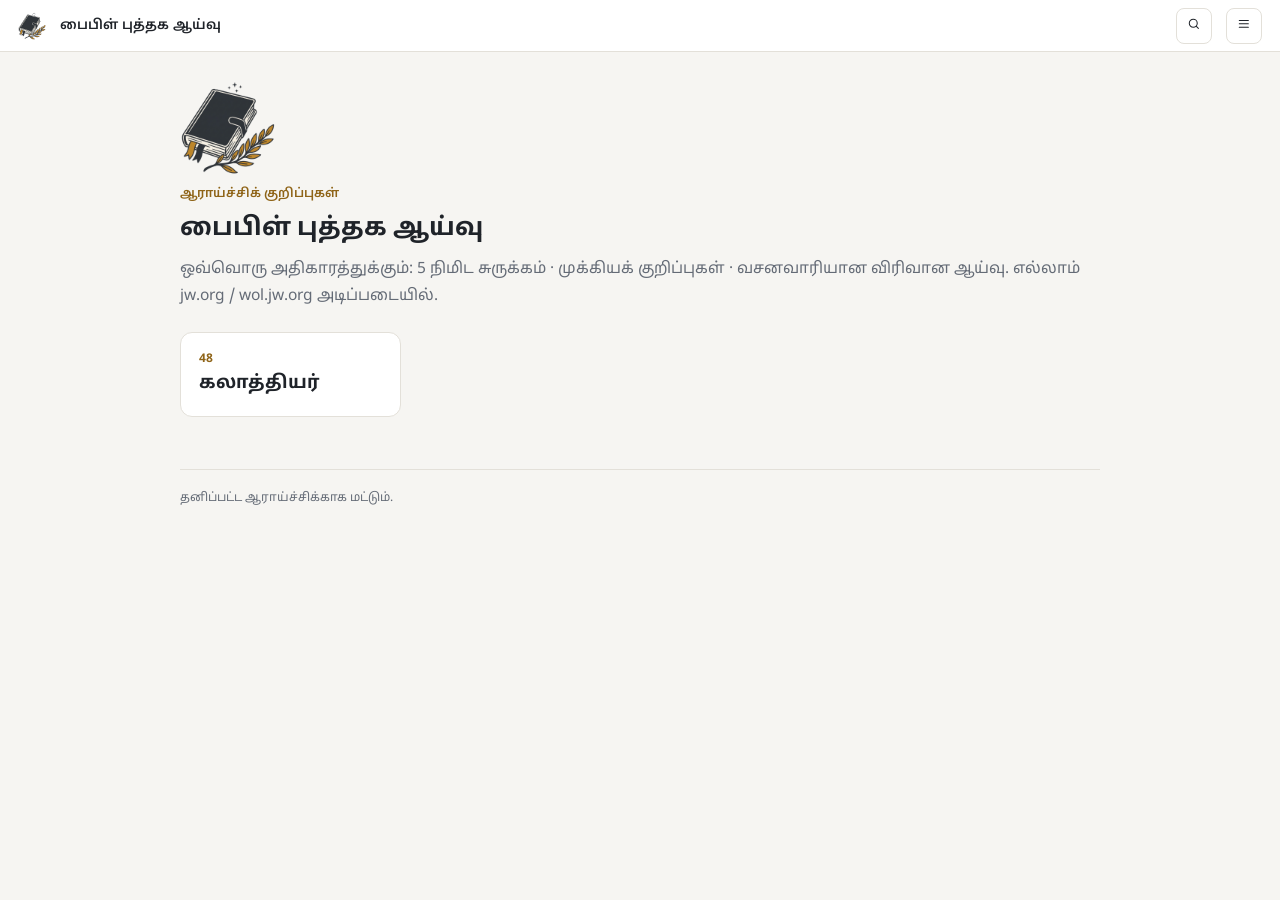
<file: index.html>
<!doctype html>
<html lang="ta">
<head>
<meta charset="utf-8">
<meta name="build" content="49483987ed">
<meta name="viewport" content="width=device-width,initial-scale=1">
<title>பைபிள் புத்தக ஆய்வு</title>
<link rel="icon" type="image/png" href="assets/brand/favicon-64.png">
<link rel="manifest" href="manifest.webmanifest">
<meta name="theme-color" content="#f6f5f2">
<link rel="apple-touch-icon" href="assets/brand/apple-touch-icon.png">
<meta name="description" content="jw.org அடிப்படையிலான பைபிள் புத்தக ஆராய்ச்சிக் குறிப்புகள் — தமிழில்">
<link rel="preconnect" href="https://fonts.googleapis.com"><link rel="preconnect" href="https://fonts.gstatic.com" crossorigin>
<link href="https://fonts.googleapis.com/css2?family=Noto+Sans+Tamil:wght@400;500;600;700&display=swap" rel="stylesheet">
<link rel="stylesheet" href="assets/style.css?v=ac786149">
<script src="assets/app.js?v=b1388565"></script>
</head>
<body>
<header class="bar"><a class="brand" href="./" aria-label="முகப்பு"><img src="assets/brand/logo-96.png" alt="" width="28" height="28"></a><nav class="crumbs"><b>பைபிள் புத்தக ஆய்வு</b></nav><div class="spacer"></div><button class="icon-btn" id="search-btn" aria-label="தேடு"><i data-i="search"></i></button><button class="icon-btn" id="reader-btn" aria-label="மெனு"><i data-i="menu"></i></button></header>
<main class="page">
<div>
  <img src="assets/brand/logo-512.png" alt="" width="96" height="96" style="margin-bottom:8px">
  <div class="eyebrow">ஆராய்ச்சிக் குறிப்புகள்</div>
  <h1>பைபிள் புத்தக ஆய்வு</h1>
  <p class="lead">ஒவ்வொரு அதிகாரத்துக்கும்: 5 நிமிட சுருக்கம் · முக்கியக் குறிப்புகள் · வசனவாரியான விரிவான ஆய்வு. எல்லாம் jw.org / wol.jw.org அடிப்படையில்.</p>
</div>
<div id="continue" class="continue" hidden style="margin:14px 0"></div>
<div class="book-grid">
  <a class="card book" href="books/galatians/"><div class="num">48</div><h3>கலாத்தியர்</h3></a>
</div>
<footer>தனிப்பட்ட ஆராய்ச்சிக்காக மட்டும்.</footer>
</main>
</body>
</html>
</file>
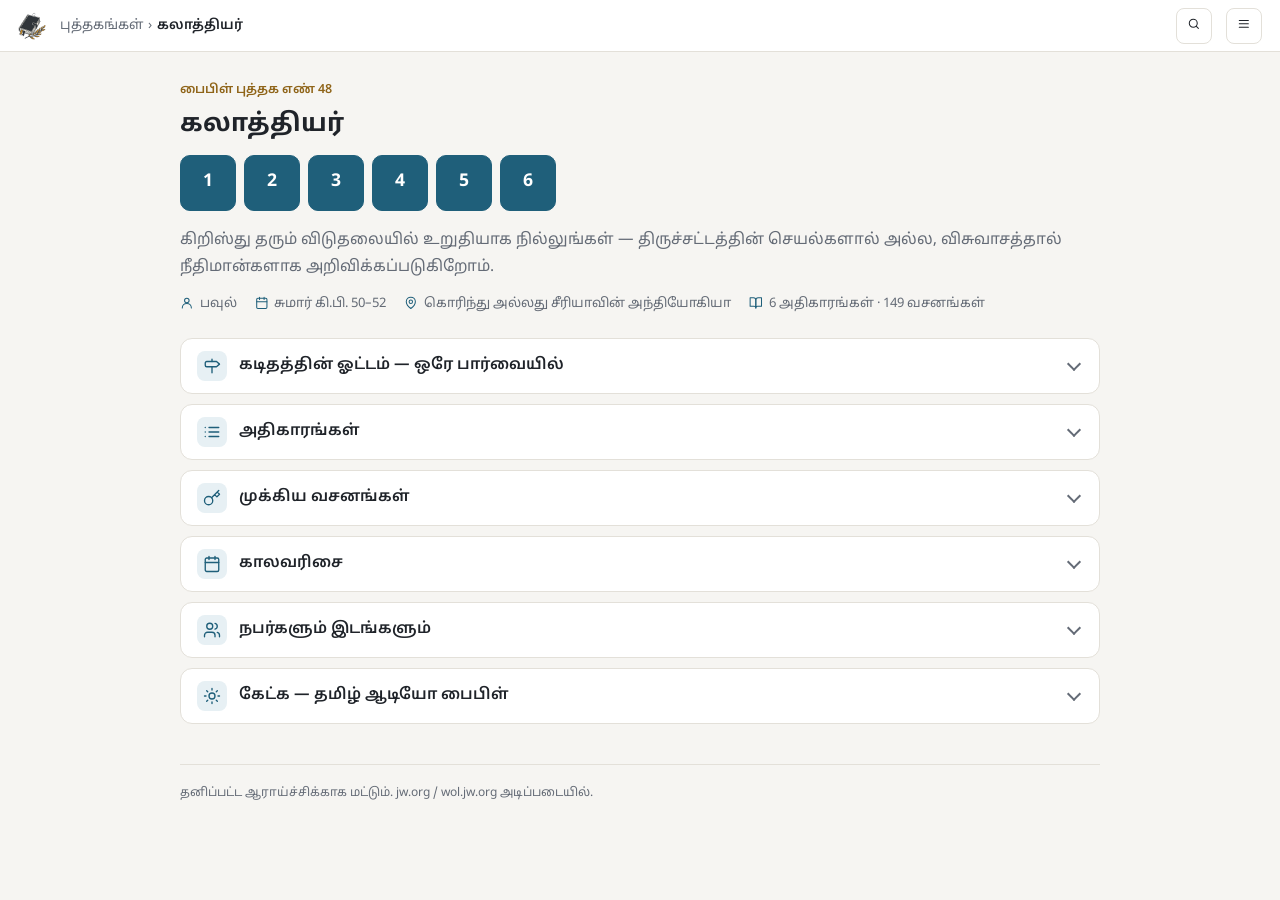
<file: books/galatians/index.html>
<!doctype html>
<html lang="ta">
<head>
<meta charset="utf-8">
<meta name="build" content="49483987ed">
<meta name="viewport" content="width=device-width,initial-scale=1">
<title>கலாத்தியர் — ஆய்வு</title>
<meta name="description" content="கலாத்தியர் புத்தகம் — முழுக் கண்ணோட்டம்: வாதத்தின் ஓட்டம், அதிகாரங்கள், முக்கிய வசனங்கள், காலவரிசை, நபர்கள்">
<link rel="icon" type="image/png" href="../../assets/brand/favicon-64.png">
<link rel="manifest" href="../../manifest.webmanifest">
<meta name="theme-color" content="#f6f5f2">
<link rel="apple-touch-icon" href="../../assets/brand/apple-touch-icon.png">
<link rel="preconnect" href="https://fonts.googleapis.com"><link rel="preconnect" href="https://fonts.gstatic.com" crossorigin>
<link href="https://fonts.googleapis.com/css2?family=Noto+Sans+Tamil:wght@400;500;600;700&display=swap" rel="stylesheet">
<link rel="stylesheet" href="../../assets/style.css?v=ac786149">
<script src="../../assets/app.js?v=b1388565"></script>
</head>
<body data-book="48">
<header class="bar"><a class="brand" href="../../" aria-label="முகப்பு"><img src="../../assets/brand/logo-96.png" alt="" width="28" height="28"></a><nav class="crumbs"><a class="c-home" href="../../">புத்தகங்கள்</a><span class="sep c-home">›</span><b>கலாத்தியர்</b></nav><div class="spacer"></div><button class="icon-btn" id="search-btn" aria-label="தேடு"><i data-i="search"></i></button><button class="icon-btn" id="reader-btn" aria-label="மெனு"><i data-i="menu"></i></button></header>
<main class="page">
<div class="book-hero">
  <div>
    <div class="eyebrow">பைபிள் புத்தக எண் 48</div>
    <h1>கலாத்தியர்</h1>
<nav class="chapters chapters-top" aria-label="அதிகாரங்கள்"><a href="1.html">1</a><a href="2.html">2</a><a href="3.html">3</a><a href="4.html">4</a><a href="5.html">5</a><a href="6.html">6</a></nav>
    <div id="continue" class="continue inline" hidden></div>
    <p class="lead">கிறிஸ்து தரும் விடுதலையில் உறுதியாக நில்லுங்கள் — திருச்சட்டத்தின் செயல்களால் அல்ல, விசுவாசத்தால் நீதிமான்களாக அறிவிக்கப்படுகிறோம்.</p>
    <div class="meta"><span><i data-i="user"></i>பவுல்</span><span><i data-i="calendar"></i>சுமார் கி.பி. 50–52</span><span><i data-i="pin"></i>கொரிந்து அல்லது சீரியாவின் அந்தியோகியா</span><span><i data-i="book"></i>6 அதிகாரங்கள் · 149 வசனங்கள்</span></div>
  </div>
</div>

<details class="sec"><summary><h2><i data-i="milestone"></i>கடிதத்தின் ஓட்டம் — ஒரே பார்வையில்</h2></summary>
<div class="sec-body"><div class="flow">
  <a class="flow-step" href="1.html"><small>அதிகாரங்கள் 1–2</small><b>பவுலின் அதிகாரம்</b><span>என் செய்தி மனிதரிடமிருந்து அல்ல, இயேசுவிடமிருந்து வந்தது. எருசலேம் “தூண்களும்” அதை ஏற்றுக்கொண்டார்கள். பேதுரு தடுமாறியபோதும் சத்தியம் மாறவில்லை.</span></a>
  <a class="flow-step" href="3.html"><small>அதிகாரங்கள் 3–4</small><b>திருச்சட்டம் அல்ல, விசுவாசம்</b><span>ஆபிரகாம் விசுவாசத்தால் நீதிமானானார். வாக்குக் கொடுக்கப்பட்ட சந்ததி கிறிஸ்து. திருச்சட்டம் ஒரு “பாதுகாவலர்” மட்டுமே. நாம் அடிமைகள் அல்ல, மகன்கள்.</span></a>
  <a class="flow-step" href="5.html"><small>அதிகாரங்கள் 5–6</small><b>சுதந்திரத்தை எப்படிப் பயன்படுத்துவது</b><span>சுதந்திரம் பாவத்துக்குச் சாக்கு அல்ல. கடவுளுடைய சக்தியின் கனிகள், ஒருவர் சுமையை ஒருவர் சுமப்பது, விதைப்பதையே அறுப்பது.</span></a>
</div>
<p class="small muted">அமைப்பு: <a class="src" data-src="si-48" href="https://wol.jw.org/ta/wol/d/r122/lp-tl/1101990109">si 217-220</a> <a class="src" data-src="nwtsty-48-1" href="https://wol.jw.org/en/wol/b/r1/lp-e/nwtsty/48/1">nwtsty</a></p></div>
</details>
<details class="sec"><summary><h2><i data-i="list"></i>அதிகாரங்கள்</h2></summary>
<div class="sec-body"><div class="ccards"><a class="ccard" href="1.html"><span class="cnum">1</span><div><h3>ஒரே ஒரு நல்ல செய்திதான் — அது கடவுளிடமிருந்து வந்தது</h3><p>பவுல் தன் அப்போஸ்தல அதிகாரத்தையும், தன் நல்ல செய்தி கிறிஸ்துவிடமிருந்து வந்தது என்பதையும் தன் வாழ்க்கையையே சான்றாக வைத்து நிரூபிக்கிறார்.</p></div></a><a class="ccard" href="2.html"><span class="cnum">2</span><div><h3>ஒரே நல்ல செய்தி, ஒரே சபை — விசுவாசத்தால் மட்டுமே நீதிமான்கள்</h3><p>எருசலேம் “தூண்கள்” பவுலின் செய்தியை ஏற்றுக்கொண்டார்கள்; அந்தியோகியாவில் பேதுரு தடுமாறியபோது பவுல் அவரைத் திருத்தினார்; பிறகு கடிதத்தின் மையக் கருத்து: திருச்சட்டத்தின் செயல்களால் அல்ல, கிறிஸ்துவின் மீதுள்ள விசுவாசத்தால்தான் நீதிமான்களாக ஏற்றுக்கொள்ளப்படுகிறோம்.</p></div></a><a class="ccard" href="3.html"><span class="cnum">3</span><div><h3>திருச்சட்டத்தால் அல்ல, விசுவாசத்தால் — வாக்குக் கொடுக்கப்பட்ட சந்ததி கிறிஸ்துதான்</h3><p>ஆபிரகாம் முதல் கிறிஸ்து வரை யெகோவா தன் வாக்குறுதியைக் காத்தார். திருச்சட்டம் அந்த வாக்குறுதியை ரத்து செய்யவில்லை; மக்களைக் கிறிஸ்துவிடம் வழிநடத்திய ஒரு “பாதுகாவலர்” மட்டுமே.</p></div></a><a class="ccard" href="4.html"><span class="cnum">4</span><div><h3>அடிமைகள் அல்ல, மகன்கள் — சுதந்திரப் பெண்ணின் பிள்ளைகள்</h3><p>குறித்த காலத்தில் கடவுள் தன் மகனை அனுப்பி, திருச்சட்டத்தின்கீழ் இருந்தவர்களை விடுவித்து மகன்களாகத் தத்தெடுத்தார். அப்படியிருக்க, மறுபடியும் அடிமைத்தனத்துக்கு ஏன் திரும்ப வேண்டும்? — ஒரு அப்பாவின் உருக்கத்தோடு பவுல் கேட்கிறார்.</p></div></a><a class="ccard" href="5.html"><span class="cnum">5</span><div><h3>சுதந்திரத்தில் உறுதியாக நில்லுங்கள் — கடவுளுடைய சக்தி காட்டுகிற வழியில் நடங்கள்</h3><p>திருச்சட்டத்தின் நுகத்தடிக்குத் திரும்ப வேண்டாம்; ஆனால் சுதந்திரத்தைப் பாவ ஆசைக்குச் சாக்காகவும் ஆக்க வேண்டாம். அன்பும், கடவுளுடைய சக்தியால் உண்டாகிற குணங்களும்தான் உண்மையான சுதந்திரத்தின் அடையாளம்.</p></div></a><a class="ccard" href="6.html"><span class="cnum">6</span><div><h3>ஒருவர் சுமையை ஒருவர் சுமப்போம் — விதைப்பதையே அறுப்போம்</h3><p>கிறிஸ்தவ விடுதலை சுயநலத்துக்கு அல்ல, அன்புக்கு. பவுல் கடிதத்தைத் தன் கைப்பட முடிக்கிறார்: விருத்தசேதனம் அல்ல, “புதிய படைப்பாக” ஆவதுதான் முக்கியம்.</p></div></a></div></div>
</details>
<details class="sec"><summary><h2><i data-i="key"></i>முக்கிய வசனங்கள்</h2></summary>
<div class="sec-body"><div class="keyverses">
  <div class="card"><b>1:8</b> வேறொரு நல்ல செய்தியைச் சொல்பவன் — தேவதூதனே ஆனாலும் — சபிக்கப்பட்டவன்.</div>
  <div class="card"><b>2:16</b> திருச்சட்டத்தின் செயல்களால் அல்ல, கிறிஸ்து இயேசுவின் மேலுள்ள விசுவாசத்தால் நீதிமான்களாக அறிவிக்கப்படுகிறோம்.</div>
  <div class="card"><b>2:20</b> கடவுளுடைய மகன் என்மேல் அன்பு காட்டி எனக்காகத் தன்னையே கொடுத்தார்.</div>
  <div class="card"><b>3:16, 29</b> வாக்குக் கொடுக்கப்பட்ட சந்ததி கிறிஸ்து; கிறிஸ்துவுக்குச் சொந்தமானவர்களும் ஆபிரகாமின் சந்ததி.</div>
  <div class="card"><b>4:4</b> குறித்த காலம் வந்தபோது கடவுள் தன் மகனை அனுப்பினார்.</div>
  <div class="card"><b>5:1</b> சுதந்திரமாக இருப்பதற்காகத்தான் கிறிஸ்து நம்மை விடுதலை செய்தார்; உறுதியாக நிலைத்திருங்கள்.</div>
  <div class="card"><b>5:22, 23</b> கடவுளுடைய சக்தியால் உண்டாகும் குணங்கள் — அன்பு, சந்தோஷம், சமாதானம்…</div>
  <div class="card"><b>6:2, 5</b> ஒருவருடைய பாரத்தை ஒருவர் சுமந்துகொள்ளுங்கள்… ஒவ்வொருவரும் தன்னுடைய சுமையைச் சுமக்க வேண்டும்.</div>
  <div class="card"><b>6:7</b> ஒருவன் எதை விதைக்கிறானோ அதையே அறுவடை செய்வான்.</div>
</div>
<p class="small muted">வசன எண்ணைத் தொட்டால் முழு வசனம் தெரியும் (புதிய உலக மொழிபெயர்ப்பு).</p></div>
</details>
<details class="sec"><summary><h2><i data-i="calendar"></i>காலவரிசை</h2></summary>
<div class="sec-body"><div class="card"><ol class="timeline">
  <li><div class="when">~33–34</div><div class="what"><b>தமஸ்கு வழியில் சவுல் மாறுகிறார்</b><span>கலா 1:15, 16 · அப் 9</span></div></li>
  <li><div class="when">~36</div><div class="what"><b>எருசலேம்: கேபாவோடு 15 நாட்கள்</b><span>கலா 1:18</span></div></li>
  <li><div class="when">~47–48</div><div class="what"><b>முதல் மிஷனரி பயணம் — கலாத்திய சபைகள் உருவாகின்றன</b><span>அப் 13, 14</span></div></li>
  <li><div class="when">~49</div><div class="what"><b>எருசலேம் தீர்மானம்; அந்தியோகியாவில் பேதுருவைத் திருத்துதல்</b><span>கலா 2:1-14 · அப் 15</span></div></li>
  <li class="key"><div class="when">~50–52</div><div class="what"><b>கலாத்தியர் கடிதம் எழுதப்படுகிறது</b><span>கொரிந்து அல்லது சீரியாவின் அந்தியோகியா</span></div></li>
</ol></div></div>
</details>
<details class="sec"><summary><h2><i data-i="users"></i>நபர்களும் இடங்களும்</h2></summary>
<div class="sec-body"><p class="small muted">படத்தைத் தொட்டால் விவரங்கள் தெரியும்.</p>
<h3 class="pgroup">நபர்கள்</h3><div class="pgrid"><button class="pcard" data-person="paul"><img class="avatar" data-person="paul" data-role="good" src="../../assets/icons/people/paul.jpg" alt="" loading="lazy"><span>பவுல்</span></button><button class="pcard" data-person="peter"><img class="avatar" data-person="peter" data-role="good" src="../../assets/icons/people/peter.jpg" alt="" loading="lazy"><span>கேபா</span></button><button class="pcard" data-person="james"><img class="avatar" data-person="james" data-role="good" src="../../assets/icons/people/james.jpg" alt="" loading="lazy"><span>யாக்கோபு</span></button><button class="pcard" data-person="barnabas"><img class="avatar" data-person="barnabas" data-role="good" src="../../assets/icons/people/barnabas.jpg" alt="" loading="lazy"><span>பர்னபா</span></button><button class="pcard" data-person="ananias"><img class="avatar" data-person="ananias" data-role="good" src="../../assets/icons/people/ananias.jpg" alt="" loading="lazy"><span>அனனியா</span></button><button class="pcard" data-person="titus"><img class="avatar" data-person="titus" data-role="good" src="../../assets/icons/people/titus.jpg" alt="" loading="lazy"><span>தீத்து</span></button><button class="pcard" data-person="john"><img class="avatar" data-person="john" data-role="good" src="../../assets/icons/people/john.jpg" alt="" loading="lazy"><span>யோவான்</span></button><button class="pcard" data-person="abraham"><img class="avatar" data-person="abraham" data-role="good" src="../../assets/icons/people/abraham.jpg" alt="" loading="lazy"><span>ஆபிரகாம்</span></button><button class="pcard" data-person="moses"><img class="avatar" data-person="moses" data-role="good" src="../../assets/icons/people/moses.jpg" alt="" loading="lazy"><span>மோசே</span></button><button class="pcard" data-person="sarah"><img class="avatar" data-person="sarah" data-role="good" src="../../assets/icons/people/sarah.jpg" alt="" loading="lazy"><span>சாராள்</span></button><button class="pcard" data-person="hagar"><img class="avatar" data-person="hagar" data-role="neutral" src="../../assets/icons/people/hagar.jpg" alt="" loading="lazy"><span>ஆகார்</span></button><button class="pcard" data-person="ishmael"><img class="avatar" data-person="ishmael" data-role="bad" src="../../assets/icons/people/ishmael.jpg" alt="" loading="lazy"><span>இஸ்மவேல்</span></button><button class="pcard" data-person="isaac"><img class="avatar" data-person="isaac" data-role="good" src="../../assets/icons/people/isaac.jpg" alt="" loading="lazy"><span>ஈசாக்கு</span></button><button class="pcard" data-person="judaizers"><img class="avatar" data-person="judaizers" data-role="bad" src="../../assets/icons/people/judaizers.jpg" alt="" loading="lazy"><span>யூத மதவாதிகள்</span></button></div><h3 class="pgroup">இடங்கள்</h3><div class="pgrid"><button class="pcard" data-person="galatia"><img class="avatar place" data-person="galatia" data-role="neutral" src="../../assets/icons/places/galatia.jpg" alt="" loading="lazy"><span>கலாத்தியா</span></button><button class="pcard" data-person="arabia"><img class="avatar place" data-person="arabia" data-role="neutral" src="../../assets/icons/places/arabia.jpg" alt="" loading="lazy"><span>அரேபியா</span></button><button class="pcard" data-person="damascus"><img class="avatar place" data-person="damascus" data-role="neutral" src="../../assets/icons/places/damascus.jpg" alt="" loading="lazy"><span>தமஸ்கு</span></button><button class="pcard" data-person="jerusalem"><img class="avatar place" data-person="jerusalem" data-role="neutral" src="../../assets/icons/places/jerusalem.jpg" alt="" loading="lazy"><span>எருசலேம்</span></button><button class="pcard" data-person="tarsus"><img class="avatar place" data-person="tarsus" data-role="neutral" src="../../assets/icons/places/tarsus.jpg" alt="" loading="lazy"><span>தர்சு</span></button><button class="pcard" data-person="antioch"><img class="avatar place" data-person="antioch" data-role="neutral" src="../../assets/icons/places/antioch.jpg" alt="" loading="lazy"><span>அந்தியோகியா</span></button><button class="pcard" data-person="sinai"><img class="avatar place" data-person="sinai" data-role="neutral" src="../../assets/icons/places/sinai.jpg" alt="" loading="lazy"><span>சீனாய் மலை</span></button><button class="pcard" data-person="lystra"><img class="avatar place" data-person="lystra" data-role="neutral" src="../../assets/icons/places/lystra.jpg" alt="" loading="lazy"><span>லீஸ்திரா</span></button></div></div>
</details>
<details class="sec"><summary><h2><i data-i="sun"></i>கேட்க — தமிழ் ஆடியோ பைபிள்</h2></summary>
<div class="sec-body"><div class="audio-list" id="audio-list"></div>
<p class="small muted">ஆடியோ: jw.org — புதிய உலக மொழிபெயர்ப்பு (தமிழ்).</p></div>
</details>
<footer>தனிப்பட்ட ஆராய்ச்சிக்காக மட்டும். jw.org / wol.jw.org அடிப்படையில்.</footer>
</main>
</body>
</html>
</file>
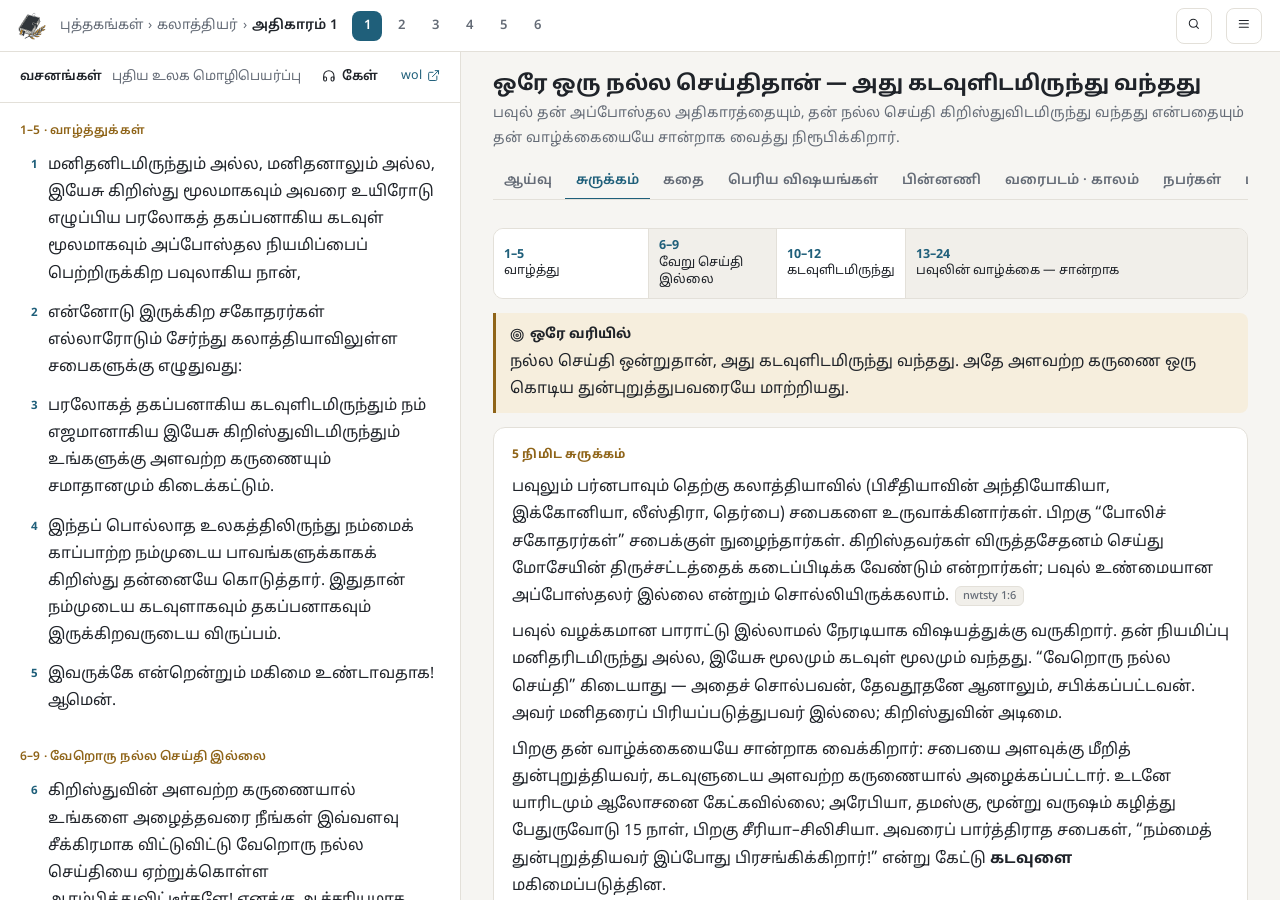
<file: books/galatians/1.html>
<!doctype html>
<html lang="ta">
<head>
<meta charset="utf-8">
<meta name="build" content="49483987ed">
<meta name="viewport" content="width=device-width,initial-scale=1">
<title>கலாத்தியர் 1 — ஆய்வு</title>
<link rel="icon" type="image/png" href="../../assets/brand/favicon-64.png">
<link rel="manifest" href="../../manifest.webmanifest">
<meta name="theme-color" content="#f6f5f2">
<link rel="apple-touch-icon" href="../../assets/brand/apple-touch-icon.png">
<meta name="description" content="கலாத்தியர் அதிகாரம் 1 — வசனங்களோடு சேர்த்து: சுருக்கம், பவுலின் கதை, வசனவாரியான ஆய்வு, யெகோவாவைப் பற்றி, பின்னணி, வரைபடம், காலவரிசை (jw.org ஆதாரங்களுடன்)">
<link rel="preconnect" href="https://fonts.googleapis.com"><link rel="preconnect" href="https://fonts.gstatic.com" crossorigin>
<link href="https://fonts.googleapis.com/css2?family=Noto+Sans+Tamil:wght@400;500;600;700&display=swap" rel="stylesheet">
<link rel="stylesheet" href="../../assets/style.css?v=ac786149">
<script src="../../assets/app.js?v=b1388565"></script>
</head>
<body class="app" data-book="48" data-chapter="1">
<header class="bar">
  <a class="brand" href="../../" aria-label="முகப்பு"><img src="../../assets/brand/logo-96.png" alt="" width="28" height="28"></a><nav class="crumbs"><a class="c-home" href="../../">புத்தகங்கள்</a><span class="sep c-home">›</span><a href="./">கலாத்தியர்</a><span class="sep">›</span><b><span class="c-long">அதிகாரம் </span>1</b></nav>
  <nav class="chsel" aria-label="அதிகாரங்கள்"><a class="on" href="1.html">1</a><a href="2.html">2</a><a href="3.html">3</a><a href="4.html">4</a><a href="5.html">5</a><a href="6.html">6</a></nav>
  <div class="spacer"></div>
  <button class="icon-btn" id="search-btn" aria-label="தேடு"><i data-i="search"></i></button><button class="icon-btn" id="reader-btn" aria-label="மெனு"><i data-i="menu"></i></button>
</header>

<div class="shell">
<aside class="verses" id="verses" data-parts='[[1,5,"வாழ்த்துக்கள்"],[6,9,"வேறொரு நல்ல செய்தி இல்லை"],[10,12,"நல்ல செய்தி கடவுளிடமிருந்து"],[13,24,"பவுலின் ஆரம்பகால வாழ்க்கை"]]'>
  <div class="pane-head"><b>வசனங்கள்</b> <span class="ph-sub">புதிய உலக மொழிபெயர்ப்பு</span> <a href="https://wol.jw.org/ta/wol/b/r122/lp-tl/nwtsty/48/1" target="_blank" rel="noopener">wol <i data-i="ext"></i></a></div>
  <div id="vlist"><p class="muted" style="padding:16px 20px">ஏற்றுகிறது…</p></div>
</aside>

<main class="content">
<div class="chead">
  <h1>ஒரே ஒரு நல்ல செய்திதான் — அது கடவுளிடமிருந்து வந்தது</h1>
  <p class="lead">பவுல் தன் அப்போஸ்தல அதிகாரத்தையும், தன் நல்ல செய்தி கிறிஸ்துவிடமிருந்து வந்தது என்பதையும் தன் வாழ்க்கையையே சான்றாக வைத்து நிரூபிக்கிறார்.</p>
  <nav class="tabs" aria-label="பகுதிகள்">
    <button class="mob" data-v="verses"><i data-i="book"></i>வசனங்கள்</button>
    <button data-v="study">ஆய்வு</button>
    <button data-v="overview">சுருக்கம்</button>
    <button data-v="story">கதை</button>
    <button data-v="jehovah">பெரிய விஷயங்கள்</button>
    <button data-v="context">பின்னணி</button>
    <button data-v="map">வரைபடம் · காலம்</button>
    <button data-v="people">நபர்கள்</button>
    <button data-v="apply">பாடங்கள்</button>
  </nav>
</div>

<!-- ======================= OVERVIEW ======================= -->
<section class="view" data-view="overview">
<div class="structure" aria-label="அதிகார அமைப்பு">
  <button data-go="study" data-verse="1" style="flex:5"><b>1–5</b>வாழ்த்து</button>
  <button data-go="study" data-verse="6" style="flex:4"><b>6–9</b>வேறு செய்தி இல்லை</button>
  <button data-go="study" data-verse="10" style="flex:3"><b>10–12</b>கடவுளிடமிருந்து</button>
  <button data-go="study" data-verse="13" style="flex:12"><b>13–24</b>பவுலின் வாழ்க்கை — சான்றாக</button>
</div>

<div class="callout gold"><b><i data-i="target"></i>ஒரே வரியில்</b>நல்ல செய்தி ஒன்றுதான், அது கடவுளிடமிருந்து வந்தது. அதே அளவற்ற கருணை ஒரு கொடிய துன்புறுத்துபவரையே மாற்றியது.</div>

<div class="card">
<span class="label">5 நிமிட சுருக்கம்</span>
<p>பவுலும் பர்னபாவும் தெற்கு கலாத்தியாவில் (பிசீதியாவின் அந்தியோகியா, இக்கோனியா, லீஸ்திரா, தெர்பை) சபைகளை உருவாக்கினார்கள். பிறகு “போலிச் சகோதரர்கள்” சபைக்குள் நுழைந்தார்கள். கிறிஸ்தவர்கள் விருத்தசேதனம் செய்து மோசேயின் திருச்சட்டத்தைக் கடைப்பிடிக்க வேண்டும் என்றார்கள்; பவுல் உண்மையான அப்போஸ்தலர் இல்லை என்றும் சொல்லியிருக்கலாம். <a class="src" data-src="nwtsty-48-1" href="https://wol.jw.org/en/wol/b/r1/lp-e/nwtsty/48/1">nwtsty 1:6</a></p>
<p>பவுல் வழக்கமான பாராட்டு இல்லாமல் நேரடியாக விஷயத்துக்கு வருகிறார். தன் நியமிப்பு மனிதரிடமிருந்து அல்ல, இயேசு மூலமும் கடவுள் மூலமும் வந்தது. “வேறொரு நல்ல செய்தி” கிடையாது — அதைச் சொல்பவன், தேவதூதனே ஆனாலும், சபிக்கப்பட்டவன். அவர் மனிதரைப் பிரியப்படுத்துபவர் இல்லை; கிறிஸ்துவின் அடிமை.</p>
<p>பிறகு தன் வாழ்க்கையையே சான்றாக வைக்கிறார்: சபையை அளவுக்கு மீறித் துன்புறுத்தியவர், கடவுளுடைய அளவற்ற கருணையால் அழைக்கப்பட்டார். உடனே யாரிடமும் ஆலோசனை கேட்கவில்லை; அரேபியா, தமஸ்கு, மூன்று வருஷம் கழித்து பேதுருவோடு 15 நாள், பிறகு சீரியா–சிலிசியா. அவரைப் பார்த்திராத சபைகள், “நம்மைத் துன்புறுத்தியவர் இப்போது பிரசங்கிக்கிறார்!” என்று கேட்டு <b>கடவுளை</b> மகிமைப்படுத்தின.</p>
</div>

<h2><i data-i="list"></i>முக்கியக் குறிப்புகள்</h2>
<div class="grid2">
  <div class="card kp"><span class="num">01</span><div><h4>நியமிப்பு கடவுளிடமிருந்து</h4><p>“மனிதனிடமிருந்தும் அல்ல, மனிதனாலும் அல்ல” (1:1). எதிரிகள் அவர் அப்போஸ்தலத்துவத்தைக் கேள்விக்குறியாக்கினார்கள்.</p></div></div>
  <div class="card kp"><span class="num">02</span><div><h4>மீட்புவிலையே மையம்</h4><p>இந்தப் பொல்லாத உலகத்திலிருந்து காப்பாற்ற கிறிஸ்து தன்னையே கொடுத்தார் — அது கடவுளுடைய விருப்பம் (1:4).</p></div></div>
  <div class="card kp"><span class="num">03</span><div><h4>வேறு நல்ல செய்தி இல்லை</h4><p>திருச்சட்டத்தைச் சேர்த்தால் அது திரிக்கப்பட்ட செய்தி (1:6, 7). அப் 15-ல் ஏற்கெனவே தீர்மானிக்கப்பட்டது.</p></div></div>
  <div class="card kp"><span class="num">04</span><div><h4>“சபிக்கப்பட்டவன்” — இரண்டு முறை</h4><p>செய்தியின் மூலமே முக்கியம், சொல்பவரின் புகழ் அல்ல (1:8, 9).</p></div></div>
  <div class="card kp"><span class="num">05</span><div><h4>மனிதரையா, கடவுளையா?</h4><p>சொல்லும் விதத்தை மாற்றினார் (1கொ 9:22); செய்தியை மாற்றவில்லை (1:10).</p></div></div>
  <div class="card kp"><span class="num">06</span><div><h4>நேரடி வெளிப்படுத்துதல்</h4><p>நல்ல செய்தியை இயேசுவிடமிருந்தே பெற்றார் (1:11, 12).</p></div></div>
  <div class="card kp"><span class="num">07</span><div><h4>அளவு மீறிய வைராக்கியம் → அளவற்ற கருணை</h4><p>துன்புறுத்தியவரைக் கடவுள் அழைத்தார் (1:13-16).</p></div></div>
  <div class="card kp"><span class="num">08</span><div><h4>மாற்றம் கடவுளுக்கு மகிமை</h4><p>சபைகள் பவுலை அல்ல, கடவுளை மகிமைப்படுத்தின (1:23, 24).</p></div></div>
</div>

<div class="callout"><b><i data-i="bulb"></i>எப்படிப் படிக்கலாம்?</b>இடது பக்கத்தில் வசனங்களை வாசியுங்கள்; ஒரு வசனத்தைத் தொட்டால் அதன் விளக்கம் திறக்கும். பவுல் ஏன் இப்படி எழுதினார் என்பதை எளிமையாகப் புரிந்துகொள்ள <a href="#story" data-go="story">கதை</a> பகுதிக்குப் போங்கள்.</div>
</section>

<!-- ======================= STORY ======================= -->
<section class="view" data-view="story">

<div class="story">

<article class="st"><div class="st-head"><span class="q"></span><h3><span class="when">பின்னணி · கி.பி. 50-52</span>கலாத்தியாவில் என்ன நடந்துகொண்டிருந்தது?</h3></div><div class="st-body">
<figure><img src="../../assets/img/galatians/paul-preaching.jpg" alt="சந்தையில் பிரசங்கிக்கும் பவுல்" loading="lazy" width="1200" height="720"><figcaption>முதல் மிஷனரி பயணத்தில் பவுலும் பர்னபாவும் வீடுகள், சந்தைகள், ஜெபக்கூடங்கள் என எல்லா இடங்களிலும் பிரசங்கித்தார்கள் — தெர்பை, லீஸ்திரா, இக்கோனியா உட்பட. <a class="src" data-src="lfb-98" href="https://wol.jw.org/ta/wol/d/r122/lp-tl/1102016108">lfb பாடம் 98</a></figcaption></figure>
<p>சில வருஷங்களுக்கு முன், பவுலும் பர்னபாவும் தெற்கு கலாத்தியாவில் சபைகளை உருவாக்கினார்கள் (அப் 13, 14). பிறகு சீலாவோடு மறுபடியும் போனபோது சபைகள் “விசுவாசத்தில் உறுதியாகி, நாளுக்கு நாள் பெருகின” (அப் 16:5).</p>
<p>ஆனால் பவுல் போன பிறகு, சிலர் சபைக்குள் வந்து இப்படிச் சொன்னார்கள்: “இயேசுவை நம்பினால் மட்டும் போதாது. விருத்தசேதனம் செய்ய வேண்டும், மோசேயின் திருச்சட்டத்தைக் கடைப்பிடிக்க வேண்டும்.” அதோடு, “பவுல் உண்மையான அப்போஸ்தலர் இல்லை” என்றும் சொல்லியிருக்கலாம். எருசலேமிலுள்ள அப்போஸ்தலர்களும் மூப்பர்களும் இந்த விஷயத்தை ஏற்கெனவே தீர்த்திருந்தும் (அப் 15:23-29) இவர்கள் விடவில்லை.</p>
<div class="callout"><b><i data-i="bulb"></i>எளிமையாகச் சொன்னால்</b>கலாத்தியர் சபைகள் இரண்டு கேள்விகளோடு நின்றன: (1) பவுல் சொன்னது முழுமையானதா, அல்லது இன்னும் ஏதாவது சேர்க்க வேண்டுமா? (2) பவுல் உண்மையிலேயே கடவுளால் அனுப்பப்பட்டவரா? அதிகாரம் 1 இந்த இரண்டுக்கும் பதில் சொல்கிறது.</div>
<div class="evidence"><span>ஆதாரம்:</span> <a class="src" data-src="nwtsty-48-1" href="https://wol.jw.org/en/wol/b/r1/lp-e/nwtsty/48/1">nwtsty 1:6</a> <a class="src" data-src="si-48" href="https://wol.jw.org/ta/wol/d/r122/lp-tl/1101990109">si 217 ¶2</a></div>
</div></article>

<article class="st"><div class="st-head"><span class="q"></span><h3><span class="when">1:1-5</span>ஏன் முதல் வரியிலேயே “மனிதனால் அல்ல” என்கிறார்?</h3></div><div class="st-body">
<p><b>பவுல் சொல்வது:</b> “என்னை அனுப்பியது மனிதர்கள் அல்ல; இயேசு கிறிஸ்துவும், அவரை உயிரோடு எழுப்பிய கடவுளும்தான். கிறிஸ்து நம்மை இந்தப் பொல்லாத உலகத்திலிருந்து காப்பாற்ற தன்னையே கொடுத்தார் — இது கடவுளுடைய விருப்பம்.”</p>
<p><b>ஏன்:</b> எதிரிகள் அவருடைய அதிகாரத்தைக் கேள்வி கேட்டதால், கடிதத்தின் முதல் வரியிலேயே அதற்குப் பதில் சொல்கிறார். அதோடு, வாழ்த்திலேயே நல்ல செய்தியின் மையத்தை — மீட்புவிலையை — வைக்கிறார். கிறிஸ்து <i>தன்னையே</i> கொடுத்தது போதுமானது; அதற்கு மேல் திருச்சட்டத்தைச் சேர்க்க வேண்டியதில்லை என்ற கருத்து இங்கேயே ஆரம்பிக்கிறது.</p>
<div class="evidence"><span>ஆதாரம்:</span> <a class="src" data-src="si-48" href="https://wol.jw.org/ta/wol/d/r122/lp-tl/1101990109">si 217 ¶4</a> <a class="src" data-src="nwtsty-48-1" href="https://wol.jw.org/en/wol/b/r1/lp-e/nwtsty/48/1">nwtsty 1:4</a></div>
<div class="reflect"><i data-i="help"></i><span>மீட்புவிலை “போதுமானது” என்று நான் உண்மையிலேயே நம்புகிறேனா, அல்லது என் முயற்சியால் கடவுளுடைய அன்பைச் “சம்பாதிக்க” வேண்டும் என்று நினைக்கிறேனா?</span></div>
</div></article>

<article class="st"><div class="st-head"><span class="q"></span><h3><span class="when">1:6-7</span>வழக்கமான பாராட்டு எங்கே? ஏன் நேரடியாக “ஆச்சரியம்”?</h3></div><div class="st-body">
<p><b>பவுல் சொல்வது:</b> “கடவுள் உங்களை அழைத்தார்; நீங்களோ இவ்வளவு சீக்கிரம் அவரை விட்டுவிட்டு ‘வேறொரு நல்ல செய்திக்கு’ மாறுகிறீர்களே! உண்மையில் அது நல்ல செய்தியே கிடையாது. சிலர் உங்களைக் குழப்பி, கிறிஸ்துவைப் பற்றிய நல்ல செய்தியைத் திரிக்கிறார்கள்.”</p>
<p><b>ஏன்:</b> செய்தி கிடைத்தவுடனே பவுல் இதை எழுதினார் — விஷயம் அவ்வளவு அவசரமானது. “திரித்தல்” என்றால் முழுவதும் மாற்றுவது அல்ல; உண்மையோடு கொஞ்சம் சேர்ப்பது. ஆனால் கிறிஸ்து தரும் விடுதலையோடு திருச்சட்டத்தின் அடிமைத்தனத்தைச் சேர்த்தால் (5:1), அது இனி “நல்ல செய்தி” அல்ல. “குழப்புதல்” என்ற கிரேக்கச் சொல், கூட்டத்தைத் தூண்டிவிடுவதைக் குறிக்கவும் பயன்படுகிறது (அப் 17:13).</p>
<div class="evidence"><span>ஆதாரம்:</span> <a class="src" data-src="si-48" href="https://wol.jw.org/ta/wol/d/r122/lp-tl/1101990109">si 217 ¶3</a> <a class="src" data-src="nwtsty-48-1" href="https://wol.jw.org/en/wol/b/r1/lp-e/nwtsty/48/1">nwtsty 1:6, 7</a></div>
<div class="reflect"><i data-i="help"></i><span>உண்மையோடு கலந்த ஒரு சின்ன பொய்யை நான் எப்படி அடையாளம் கண்டுகொள்வேன்?</span></div>
</div></article>

<article class="st"><div class="st-head"><span class="q"></span><h3><span class="when">1:8-9</span>“சபிக்கப்பட்டவன்” — ஏன் இவ்வளவு கடுமையான வார்த்தை?</h3></div><div class="st-body">
<p><b>பவுல் சொல்வது:</b> “நாங்களோ, பரலோகத்திலிருந்து வரும் ஒரு தேவதூதனோ வேறு செய்தி சொன்னால்கூட, அவன் சபிக்கப்பட்டவனாக இருக்கட்டும்.” இதை இரண்டு முறை சொல்கிறார்.</p>
<p><b>ஏன்:</b> பவுல் தன்னையே விலக்கவில்லை என்பதைக் கவனியுங்கள். அதாவது, “என் பெயருக்காக அல்ல, <i>செய்திக்காக</i> பேசுகிறேன்” என்கிறார். ஒருவர் எவ்வளவு பெரியவராக இருந்தாலும், செய்தி தவறு என்றால் அதை ஏற்க முடியாது. “சபிக்கப்பட்டவன்” (கிரேக்கு <i>அனாதிமா</i>) என்றால் “ஒதுக்கி வைக்கப்பட்டது” — கெட்டது என்று அறிவிக்கப்பட ஒதுக்கப்பட்டது.</p>
<div class="callout"><b><i data-i="users"></i>இன்று மூப்பர்களுக்கு</b>சபையில் பிரச்சினை வந்தால் தாமதிக்காமல், வேதவசனங்களைப் பயன்படுத்தி, நியாயமாக விளக்கி தவறான கருத்தை முறியடிக்க வேண்டும். <a class="src" data-src="w08-highlights" href="https://wol.jw.org/en/wol/d/r1/lp-e/2008607">w08 Highlights</a> <a class="src" data-src="si-48" href="https://wol.jw.org/ta/wol/d/r122/lp-tl/1101990109">si 220 ¶14</a></div>
<div class="evidence"><span>ஆதாரம்:</span> 2யோ 9-11 <a class="src" data-src="nwtsty-48-1" href="https://wol.jw.org/en/wol/b/r1/lp-e/nwtsty/48/1">nwtsty 1:8</a></div>
</div></article>

<article class="st"><div class="st-head"><span class="q"></span><h3><span class="when">1:10</span>“நான் மனிதர்களையா பிரியப்படுத்துகிறேன்?” — யார் என்ன குற்றம் சாட்டினார்கள்?</h3></div><div class="st-body">
<p><b>பவுல் சொல்வது:</b> “நான் மனிதர்களுடைய தயவைத் தேடுகிறேனா, கடவுளுடையதையா? மனிதர்களைப் பிரியப்படுத்திக்கொண்டிருந்தால் கிறிஸ்துவின் அடிமையாக இருக்க முடியாது.”</p>
<p><b>ஏன்:</b> எதிரிகள், “பவுல் மக்களைத் தன் பக்கம் இழுக்க செய்தியை மாற்றுகிறார்; வசதிப்பட்டால் விருத்தசேதனத்தையும் பிரசங்கிக்கிறார்” என்று சொல்லியிருக்கலாம் (5:11). பவுல் பதில் சொல்கிறார்: இப்போது நான் எழுதிய கடுமையான வார்த்தைகளே (1:8, 9) நான் மனிதர்களைப் பிரியப்படுத்தவில்லை என்பதற்குச் சான்று! அவர் மக்களுக்கு ஏற்றபடி சொல்லும் <i>விதத்தை</i> மாற்றினார் (1கொ 9:22); ஆனால் <i>செய்தியை</i> ஒருபோதும் மாற்றவில்லை.</p>
<div class="evidence"><span>ஆதாரம்:</span> 1தெ 2:4 <a class="src" data-src="nwtsty-48-1" href="https://wol.jw.org/en/wol/b/r1/lp-e/nwtsty/48/1">nwtsty 1:10</a></div>
<div class="reflect"><i data-i="help"></i><span>மற்றவர்கள் என்ன நினைப்பார்கள் என்ற பயம், நான் சத்தியத்தைப் பேசுவதைத் தடுக்கிறதா?</span></div>
</div></article>

<article class="st"><div class="st-head"><span class="q"></span><h3><span class="when">1:11-14</span>“நான் இதை எந்த மனிதனிடமும் கற்கவில்லை” — எப்படி நிரூபிக்கிறார்?</h3></div><div class="st-body">
<p><b>பவுல் சொல்வது:</b> “நான் அறிவித்த நல்ல செய்தி மனிதனிடமிருந்து வரவில்லை; இயேசு கிறிஸ்துவே வெளிப்படுத்தினார். நான் முன்பு எப்படி இருந்தேன் என்று உங்களுக்கே தெரியும்: கடவுளுடைய சபையைப் பயங்கரமாகத் துன்புறுத்தினேன்; முன்னோர்களுடைய பாரம்பரியங்களில் என் வயதினர் எல்லாரையும்விட வைராக்கியமாக இருந்தேன்.”</p>
<p><b>ஏன் தன் கடந்த காலத்தைச் சொல்கிறார்:</b> இது அவருடைய வாதத்தின் முதல் ஆதாரம். கிறிஸ்தவர்களை வெறுத்த ஒருவர், எந்தக் கிறிஸ்தவரிடமிருந்தும் இந்தச் செய்தியை “கற்றுக்கொண்டிருக்க” வாய்ப்பில்லை. அவரை மாற்றியது ஒரு மனிதனின் போதனை அல்ல — இயேசுவே.</p>
<div class="callout ok"><b><i data-i="link"></i>பின்னணி: சவுல் ஏன் அப்படி வெறுத்தார்?</b>“மரக் கம்பத்தில் தொங்கவிடப்பட்டவன் கடவுளால் சபிக்கப்பட்டவன்” என்று திருச்சட்டம் சொன்னது (உபா 21:23). அதனால், மரக் கம்பத்தில் இறந்த இயேசுவை மேசியா என்று சொல்வது கடவுளை நிந்திப்பது என்று சவுல் நினைத்தார். <a class="src" data-src="w99-6-15" href="https://wol.jw.org/ta/wol/d/r122/lp-tl/1999448">w99 6/15</a><br><b>திருப்பம்:</b> இதே கடிதத்தில் பின்னால் அதே வசனத்தை மேற்கோள் காட்டி, கிறிஸ்து “நமக்குப் பதிலாகச் சாபமாகி” திருச்சட்டத்தின் சாபத்திலிருந்து நம்மை விடுதலை செய்தார் என்கிறார் (கலா 3:13). அவரை இடறச் செய்த வசனமே, மீட்புவிலையை விளக்க உதவியது.</div>
<div class="evidence"><span>ஆதாரம்:</span> அப் 8:3; 22:3; பிலி 3:5, 6 <a class="src" data-src="nwtsty-48-1" href="https://wol.jw.org/en/wol/b/r1/lp-e/nwtsty/48/1">nwtsty 1:12-14</a></div>
<div class="reflect"><i data-i="help"></i><span>நேர்மையான வைராக்கியம் இருந்தும் ஒருவர் தவறான வழியில் போக முடியுமா? (ரோ 10:2)</span></div>
</div></article>

<article class="st"><div class="st-head"><span class="q"></span><h3><span class="when">1:15-16</span>“கடவுள் தன் அளவற்ற கருணையால் என்னை அழைத்தார்” — எப்போது, எப்படி?</h3></div><div class="st-body">
<figure><img src="../../assets/img/galatians/saul-light.jpg" alt="வானத்திலிருந்து வந்த ஒளியில் சவுல்" loading="lazy" width="1200" height="600"><figcaption>தமஸ்கு வழியில் — “சவுலே, சவுலே, ஏன் என்னைத் துன்புறுத்துகிறாய்?” (அப் 9:4) <a class="src" data-src="lfb-96" href="https://wol.jw.org/ta/wol/d/r122/lp-tl/1102016106">lfb பாடம் 96</a></figcaption></figure>
<p><b>பவுல் சொல்வது:</b> “என்னைப் பிறப்பிலிருந்தே பிரித்தெடுத்த கடவுள், தன் மகனை என் மூலம் மற்ற தேசத்து மக்களுக்கு அறிவிக்க நல்லதென்று நினைத்தார்.”</p>
<p><b>அது நடந்த விதம் (அப்போஸ்தலர் 9):</b> கிறிஸ்தவர்களைக் கைது செய்ய தமஸ்குவுக்குப் போனபோது, வானத்திலிருந்து ஒளி பிரகாசித்தது; இயேசு அவரோடு பேசினார்; பார்வை போனது. தமஸ்குவில் அனனியா மூலம் இயேசு சொன்னார்: “மற்ற தேசத்து மக்களுக்கும்… என் பெயரை அறிவிக்க நான் தேர்ந்தெடுத்த கருவி இவன்” (அப் 9:15). பார்வை திரும்பியது; ஞானஸ்நானம் எடுத்தார்.</p>
<p><b>ஏன் இதைச் சொல்கிறார்:</b> தன் அழைப்பு <i>கடவுளுடைய</i> முடிவு, மனிதர்களுடையது அல்ல. “மற்ற தேசத்து மக்களுக்கு” என்ற நியமிப்பு முதல் நாளிலிருந்தே இருந்தது — கலாத்தியர்களிடம் அவர் வந்ததும் அதனால்தான்.</p>
<div class="evidence"><span>ஆதாரம்:</span> அப் 9:3-18; 26:16-18 <a class="src" data-src="lfb-96" href="https://wol.jw.org/ta/wol/d/r122/lp-tl/1102016106">lfb 96</a> <a class="src" data-src="w05-1-15" href="https://wol.jw.org/ta/wol/d/r122/lp-tl/2005047">w05 1/15</a></div>
</div></article>

<article class="st"><div class="st-head"><span class="q"></span><h3><span class="when">1:16-20</span>பயண விவரங்களை ஏன் இவ்வளவு துல்லியமாகச் சொல்கிறார்?</h3></div><div class="st-body">
<p><b>பவுல் சொல்வது:</b> “நான் உடனே யாரிடமும் ஆலோசனை கேட்கவில்லை. எருசலேமுக்குப் போகவில்லை; அரேபியாவுக்குப் போய், தமஸ்குவுக்குத் திரும்பினேன். <b>மூன்று வருஷங்களுக்குப் பிறகுதான்</b> கேபாவைச் சந்திக்க எருசலேமுக்குப் போனேன்; <b>15 நாட்கள்</b> மட்டும் தங்கினேன். <b>யாக்கோபைத் தவிர</b> மற்ற அப்போஸ்தலர்களைப் பார்க்கவில்லை. நான் பொய் சொல்லவில்லை — கடவுள் சாட்சி.”</p>
<p><b>ஏன்:</b> ஒவ்வொரு விவரமும் ஒரே கருத்தைக் காட்டுகிறது — தன் செய்தி எருசலேமிலிருந்து “கற்றுக்கொண்டது” அல்ல, இயேசுவிடமிருந்து வந்தது (1:11, 12). மூன்று வருஷம் யாரையும் பார்க்கவில்லை; பார்த்தபோதும் குறுகிய காலம், இரண்டு பேர் மட்டும். பேதுருவிடம் போனது அனுமதி பெற அல்ல; இயேசுவின் ஊழியத்தைப் பற்றி விவரங்கள் தெரிந்துகொள்ள.</p>
<div class="fig-row">
<div class="card"><span class="label">அரேபியா</span>அப்போஸ்தலர் புத்தகத்தில் இல்லாத தகவல். இயேசுவே மேசியா என்று காட்டும் வசனங்களைத் தியானிக்க, தன் வேலைக்குத் தயாராகப் போயிருக்கலாம். <a class="src" data-src="w08-5-15" href="https://wol.jw.org/ta/wol/d/r122/lp-tl/2008365">w08 5/15 22</a></div>
<div class="card"><span class="label">எருசலேமில்</span>சீஷர்கள் அவரை நம்பாமல் பயந்தார்கள்; பர்னபாதான் அவரை அப்போஸ்தலர்களிடம் கூட்டிக்கொண்டு போனார் (அப் 9:26, 27). <a class="src" data-src="w07-6-15" href="https://wol.jw.org/ta/wol/d/r122/lp-tl/2007443">w07 6/15</a></div>
</div>
<div class="reflect"><i data-i="help"></i><span>ஒரு பெரிய மாற்றத்துக்குப் பிறகு, அமைதியாக வேதவசனங்களைத் தியானிக்க நான் நேரம் ஒதுக்குகிறேனா?</span></div>
</div></article>

<article class="st"><div class="st-head"><span class="q"></span><h3><span class="when">1:21-24</span>“நம்மைத் துன்புறுத்தியவர் இப்போது பிரசங்கிக்கிறார்!”</h3></div><div class="st-body">
<p><b>பவுல் சொல்வது:</b> “அதன் பிறகு சீரியா, சிலிசியா பகுதிகளுக்குப் போனேன். யூதேயா சபைகள் என்னை நேரில் பார்த்ததில்லை; ‘முன்பு நம்மைத் துன்புறுத்தியவர் இப்போது அதே விசுவாசத்தைப் பற்றி நல்ல செய்தியை அறிவிக்கிறார்’ என்று மட்டும் கேள்விப்பட்டார்கள். அதனால் என்னை வைத்து கடவுளை மகிமைப்படுத்தினார்கள்.”</p>
<p><b>பின்னணி:</b> எருசலேமில் கிரேக்கு பேசும் யூதர்கள் அவரைக் கொல்லப் பார்த்ததால், சகோதரர்கள் அவரை செசரியா வழியாகத் தர்சுவுக்கு அனுப்பினார்கள் (அப் 9:29, 30). சுமார் கி.பி. 45 வரை அங்கே இருந்தார்; பிறகு பர்னபா அவரை அந்தியோகியாவுக்கு அழைத்தார் (அப் 11:25, 26).</p>
<p><b>ஏன் இதோடு முடிக்கிறார்:</b> (1) யூதேயா சபைகளுக்கு அவரைத் தெரியாது — அவர் அவர்களிடம் கற்கவில்லை என்பதற்கு இன்னொரு சான்று. (2) ஆனாலும் அவர்கள் அவரை ஏற்றுக்கொண்டு கடவுளை மகிமைப்படுத்தினார்கள் — கலாத்தியாவில் அவரைக் கேள்வி கேட்பவர்கள், எருசலேம் சபைகளே மதித்த ஒருவரை எதிர்க்கிறார்கள்.</p>
<div class="evidence"><span>ஆதாரம்:</span> <a class="src" data-src="nwtsty-48-1" href="https://wol.jw.org/en/wol/b/r1/lp-e/nwtsty/48/1">nwtsty 1:21</a> <a class="src" data-src="w00-7-15" href="https://wol.jw.org/ta/wol/d/r122/lp-tl/2000526">w00 7/15</a> <a class="src" data-src="w07-6-15" href="https://wol.jw.org/ta/wol/d/r122/lp-tl/2007443">w07 6/15</a></div>
<div class="reflect"><i data-i="help"></i><span>என் வாழ்க்கை மாற்றத்தைப் பார்த்து மற்றவர்கள் யாரைப் புகழ்கிறார்கள் — என்னையா, யெகோவாவையா?</span></div>
</div></article>

<article class="st"><div class="st-head"><span class="q"></span><h3><span class="when">முழு அதிகாரம்</span>அப்படியென்றால், பவுலின் வாதம் என்ன?</h3></div><div class="st-body">
<ol class="chain">
  <li><div class="dot"><i data-i="alert"></i></div><b>பிரச்சினை</b><span>“இயேசு மட்டும் போதாது; திருச்சட்டமும் வேண்டும். பவுல் உண்மையான அப்போஸ்தலர் அல்ல.”</span></li>
  <li><div class="dot"><i data-i="shield"></i></div><b>பதில் 1 — செய்தி ஒன்றுதான் (1:6-9)</b><span>எதையாவது சேர்த்தால் அது வேறு செய்தி; யார் சொன்னாலும் ஏற்க முடியாது.</span></li>
  <li><div class="dot"><i data-i="eye"></i></div><b>பதில் 2 — அது கடவுளிடமிருந்து வந்தது (1:11-12)</b><span>மனிதரிடம் கற்றதல்ல; இயேசுவே வெளிப்படுத்தினார்.</span></li>
  <li><div class="dot"><i data-i="footprints"></i></div><b>சான்று — என் வாழ்க்கை (1:13-24)</b><span>முன்பு எதிரி; கடவுளே அழைத்தார்; எருசலேமிடம் கற்கவில்லை; ஆனாலும் சபைகள் கடவுளை மகிமைப்படுத்தின.</span></li>
  <li class="here"><div class="dot"><i data-i="target"></i></div><b>முடிவு</b><span>ஆகவே, கலாத்தியர்களே, நீங்கள் முதலில் ஏற்றுக்கொண்ட நல்ல செய்தியிலேயே உறுதியாக நில்லுங்கள். (அடுத்த அதிகாரத்தில்: எருசலேம் அப்போஸ்தலர்களும் அவருடைய செய்தியை ஏற்றுக்கொண்டது.)</span></li>
</ol>
<div class="evidence"><span>ஆதாரம்:</span> <a class="src" data-src="w08-highlights" href="https://wol.jw.org/en/wol/d/r1/lp-e/2008607">w08 Highlights</a> <a class="src" data-src="si-48" href="https://wol.jw.org/ta/wol/d/r122/lp-tl/1101990109">si 218 ¶7</a></div>
</div></article>

</div>
</section>

<!-- ======================= VERSE STUDY ======================= -->
<section class="view" data-view="study">
<p class="intro">இடது பக்கத்தில் ஒரு வசனத்தைத் தொட்டால் அதன் விளக்கம் இங்கே திறக்கும். <button class="icon-btn" id="expand-all"><i data-i="list"></i><span>அனைத்தையும் திற</span></button></p>
<div class="part" id="v1"><small>பகுதி 1</small>வாழ்த்துக்கள் (1–5)</div>

<details class="vs"><summary><span class="vref">தலைப்பு</span><span class="vtitle">“கலாத்தியருக்குக் கடிதம்”</span></summary><div class="vbody">
<ul>
<li>இப்படிப்பட்ட தலைப்புகள் மூலப் பிரதியில் இருக்கவில்லை போலத் தெரிகிறது; கடிதங்களை அடையாளம் காண எளிதாக, பிறகு சேர்க்கப்பட்டன.</li>
<li>P46 பப்பைரஸிலும், 4-ம் நூற்றாண்டு வாடிகன், சைனாட்டிக் கையெழுத்துப்பிரதிகளிலும் இதே தலைப்பு. (பின்னணி பக்கத்தில் படம் உள்ளது.)</li>
</ul>
<a class="src" data-src="nwtsty-48-1" href="https://wol.jw.org/en/wol/b/r1/lp-e/nwtsty/48/1">nwtsty</a> <a class="src" data-src="media-p46" href="https://wol.jw.org/en/wol/tc/r1/lp-e/1001070763/1">மீடியா</a>
</div></details>

<details class="vs"><summary><span class="vref">1:1</span><span class="vtitle">“மனிதனிடமிருந்தும் அல்ல, மனிதனாலும் அல்ல”</span></summary><div class="vbody">
<h4>அர்த்தம்</h4>
<ul>
<li><b>“மனிதனிடமிருந்து அல்ல”</b> — நியமிப்பின் <i>மூலம்</i> மனிதர் அல்ல. <b>“மனிதனால் அல்ல”</b> — ஒரு மனிதன் <i>வழியாகக்</i>கூட வரவில்லை. இயேசு கிறிஸ்து மூலமும், அவரை உயிர்த்தெழுப்பிய கடவுள் மூலமும் வந்தது.</li>
<li>எதிரிகள் அவர் அப்போஸ்தலர் அல்ல என்று சொன்னதால், முதல் வரியிலேயே அதிகாரத்தை வலியுறுத்துகிறார்.</li>
</ul>
<h4>இணைவசனங்கள்</h4>
<ul><li>அப் 9:15; 26:15, 16 — “நான் தேர்ந்தெடுத்த கருவி.” அப் 22:14, 15 — “எல்லா மனிதருக்கும் சாட்சியாக இருப்பாய்.”</li></ul>
<div class="callout"><b><i data-i="bulb"></i>பாடம்</b>நம் ஊழிய நியமிப்பும் கடவுளிடமிருந்து வந்தது; மனிதர் ஏற்றுக்கொள்கிறார்களா என்பதை வைத்து அதன் மதிப்பு மாறாது.</div>
<a class="src" data-src="si-48" href="https://wol.jw.org/ta/wol/d/r122/lp-tl/1101990109">si 217 ¶4</a>
</div></details>

<details class="vs"><summary><span class="vref">1:2</span><span class="vtitle">“கலாத்தியாவிலுள்ள சபைகளுக்கு”</span></summary><div class="vbody">
<h4>பின்னணி</h4>
<ul>
<li>முதல் நூற்றாண்டில் கலாத்தியா = ஆசியா மைனரின் (இன்றைய துருக்கி) மையப் பகுதியிலிருந்த பிராந்தியமும் ரோம மாகாணமும். <a href="#map">வரைபடம் பார்க்க</a></li>
<li>முதல் மிஷனரி பயணம் (சுமார் கி.பி. 47-48): பிசீதியாவின் அந்தியோகியா, இக்கோனியா, லீஸ்திரா, தெர்பை — எல்லாம் தெற்குப் பகுதி (அப் 13:14, 51; 14:1, 5, 6, 19-23).</li>
<li>சபைகளில் யூதர்கள், விருத்தசேதனம் செய்த யூத மதம் மாறியவர்கள், விருத்தசேதனம் செய்யாத யூதரல்லாதவர்கள்.</li>
<li>நல்ல கனி: தீமோத்தேயு கலாத்தியாவைச் சேர்ந்தவர் (அப் 16:1).</li>
<li>மற்ற குறிப்புகள்: 1கொ 16:1, 2 (நன்கொடை அறிவுரை, சுமார் கி.பி. 55); 1பே 1:1 (கி.பி. 62-64).</li>
<li>கி.பி. 49-ல் சீலாவோடு வந்தபோது “சபைகள் விசுவாசத்தில் உறுதியாகி, நாளுக்கு நாள் பெருகின” (அப் 16:5). அதன் பிறகுதான் போலிப் போதகர்கள் வந்தார்கள்.</li>
</ul>
<p>“என்னோடு இருக்கிற சகோதரர்கள் எல்லாரோடும் சேர்ந்து” — பவுல் தனியாக அல்ல; சக சகோதரர்களின் ஆதரவோடு எழுதுகிறார்.</p>
<a class="src" data-src="si-48" href="https://wol.jw.org/ta/wol/d/r122/lp-tl/1101990109">si 217 ¶1–2</a> <a class="src" data-src="nwtsty-48-1" href="https://wol.jw.org/en/wol/b/r1/lp-e/nwtsty/48/1">nwtsty 1:2</a>
</div></details>

<details class="vs"><summary><span class="vref">1:3–5</span><span class="vtitle">அளவற்ற கருணை, சமாதானம் · “பொல்லாத உலகத்திலிருந்து” மீட்பு</span></summary><div class="vbody">
<ul>
<li><b>அளவற்ற கருணையும் சமாதானமும்</b> — பவுலின் வழக்கமான வாழ்த்து (ரோ 1:7). கடிதத்தின் கருப்பொருளோடு பொருந்துகிறது: மீட்பு திருச்சட்டத்தால் அல்ல, கடவுளின் கருணையால்.</li>
<li><b>“நம் பாவங்களுக்காகத் தன்னையே கொடுத்தார்”</b> — மீட்புவிலை (1யோ 2:1, 2). இதுவே கடவுளுடைய விருப்பம் (1தீ 2:3, 4).</li>
</ul>
<div class="greek"><span class="gw">aiōn — ஐயோன்</span> · அடிப்படை அர்த்தம் “சகாப்தம்.” ஒரு காலப்பகுதியை அடையாளம் காட்டும் நிலைமை அல்லது அம்சங்கள். “இந்தப் பொல்லாத உலகம்” ஜலப்பிரளயத்துக்குப் பிறகு ஆரம்பித்ததாகத் தெரிகிறது — பாவமும் கலகமும் நிறைந்த வாழ்க்கை முறை. கிறிஸ்தவர்கள் அதே காலத்தில் வாழ்ந்தாலும் அதன் பாகமல்ல; மீட்புவிலையால் காப்பாற்றப்பட்டவர்கள் (யோவா 15:19). <a class="src" data-src="nwtsty-48-1" href="https://wol.jw.org/en/wol/b/r1/lp-e/nwtsty/48/1">nwtsty 1:4</a></div>
<p><b>ஆமென்</b> = “அப்படியே ஆகட்டும்.”</p>
<div class="callout"><b><i data-i="help"></i>கவனிக்க</b>வாழ்த்து முடிந்ததும் வசனம் 6-ல் பவுல் நேரடியாகப் பிரச்சினைக்கு வருகிறார். செய்தி கிடைத்தவுடனேயே இதை எழுதினார் என்பதில் சந்தேகமில்லை என்று si சொல்கிறது — பிரச்சினை அவ்வளவு அவசரமானது. <a class="src" data-src="si-48" href="https://wol.jw.org/ta/wol/d/r122/lp-tl/1101990109">si 217 ¶3</a></div>
</div></details>

<div class="part" id="v6"><small>பகுதி 2</small>வேறொரு நல்ல செய்தி இல்லை (6–9)</div>

<details class="vs"><summary><span class="vref">1:6</span><span class="vtitle">“இவ்வளவு சீக்கிரமாக விட்டுவிட்டு…”</span></summary><div class="vbody">
<h4>யார் இந்த “சிலர்”?</h4>
<ul>
<li><b>“போலிச் சகோதரர்கள்”</b> சபைக்குள் “நுழைந்தவர்கள்” (2:4) — இவர்களில் சிலர் யூத மதவாதிகள்: கிறிஸ்தவர்கள் மோசேயின் திருச்சட்டத்தைக் கடைப்பிடிக்க வேண்டும் என்றார்கள்.</li>
<li>எருசலேம் அப்போஸ்தலர்களும் மூப்பர்களும் யூதரல்லாதவர்கள் திருச்சட்டத்துக்குக் கட்டுப்பட வேண்டியதில்லை என்று ஏற்கெனவே தீர்மானித்திருந்தும் இவர்கள் விடவில்லை (அப் 15:1, 2, 23-29; கலா 5:2-4).</li>
<li>நோக்கம்: துன்புறுத்தலுக்குப் பயந்து, யூத எதிரிகளைத் திருப்திப்படுத்த (6:12, 13).</li>
<li>பவுல் உண்மையான அப்போஸ்தலர் இல்லை என்று சொல்லி, சபைகளை அவரிடமிருந்து பிரிக்கப் பார்த்திருக்கலாம் (4:17).</li>
<li>சிலர் ஒழுக்கக்கேடு, சண்டை, அகந்தை போன்ற மாம்ச குணங்களாலும் கடவுளை விட்டு விலகும் ஆபத்தில் இருந்திருக்கலாம் (5:13–6:10).</li>
</ul>
<h4>“வேறொரு நல்ல செய்தி”</h4>
<p>பவுல் சொன்ன நல்ல செய்தி = கிறிஸ்து தரும் <b>விடுதலை</b> — பரம்பரைப் பாவத்திலிருந்தும் திருச்சட்டத்தின் அடிமைத்தனத்திலிருந்தும் (3:13; 5:1, 13). அதற்கு மேல் எதையாவது சேர்த்தால் அது “வேறொரு” செய்தி.</p>
<p><b>“உங்களை அழைத்தவரை” விட்டுவிட்டு</b> — இது வெறும் கருத்து மாற்றம் அல்ல; கடவுளையே விட்டு விலகுவது.</p>
<p>இணைவசனங்கள்: 2கொ 11:3, 4; கலா 5:7.</p>
<a class="src" data-src="nwtsty-48-1" href="https://wol.jw.org/en/wol/b/r1/lp-e/nwtsty/48/1">nwtsty 1:6</a> <a class="src" data-src="si-48" href="https://wol.jw.org/ta/wol/d/r122/lp-tl/1101990109">si 217 ¶2</a>
</div></details>

<details class="vs"><summary><span class="vref">1:7</span><span class="vtitle">“உங்களைக் குழப்பி… திரித்துச் சொல்ல”</span></summary><div class="vbody">
<div class="greek"><span class="gw">“குழப்புதல்”</span> · இங்குள்ள கிரேக்க வினைச்சொல்லின் அர்த்தம்: “கிளறிவிடுதல்; கலக்கம் உண்டாக்குதல்; நிலைகுலையச் செய்தல்; குழப்பத்தில் தள்ளுதல்.” மன, ஆன்மீகக் கலக்கத்தைக் குறிக்கிறது (அப் 15:24; கலா 5:10). பெரோயாவில் “கூட்டத்தைத் தூண்டிவிட்ட” யூதர்களைப் பற்றியும் இதே சொல் (அப் 17:13). <a class="src" data-src="nwtsty-48-1" href="https://wol.jw.org/en/wol/b/r1/lp-e/nwtsty/48/1">nwtsty 1:7</a></div>
<p>“அது நல்ல செய்தியே கிடையாது” — உண்மையோடு மனித போதனையைக் கலந்தால் அது உண்மையான செய்தி அல்ல.</p>
</div></details>

<details class="vs"><summary><span class="vref">1:8–9</span><span class="vtitle">“அவன் சபிக்கப்பட்டவனாக இருக்கட்டும்” (இரண்டு முறை)</span></summary><div class="vbody">
<ul>
<li>“நாங்களோ” — பவுல் தன்னையும் விலக்கவில்லை. “பரலோகத்திலிருந்து வரும் தேவதூதனோ” — எவ்வளவு உயர்ந்தவராக இருந்தாலும் சரி.</li>
<li>இந்தப் போதகர்கள் நல்ல செய்தியைவிட யூதப் பாரம்பரியங்களை ஆதரித்தவர்களாகத் தெரிகிறது.</li>
<li>வசனம் 9-ல் மறுபடியும் சொல்கிறார் — எச்சரிக்கையின் தீவிரத்தைக் காட்ட.</li>
</ul>
<div class="greek"><span class="gw">anathema — அனாதிமா</span> · நேரடி அர்த்தம் “ஒதுக்கி வைக்கப்பட்டது.” முதலில் ஆலயத்தில் புனிதமாக ஒதுக்கி வைக்கப்பட்ட காணிக்கைகளைக் குறித்தது. இங்கே: கெட்டது என்று அறிவிக்கப்பட ஒதுக்கப்பட்டது (1கொ 12:3; 16:22; ரோ 9:3). செப்டுவஜின்ட்டில் எபிரெய <i>ஹெரெம்</i> — “அழிவுக்கென்று ஒதுக்கப்பட்டது” (உபா 7:26; 13:17) — என்பதற்கு இதே சொல். <a class="src" data-src="nwtsty-48-1" href="https://wol.jw.org/en/wol/b/r1/lp-e/nwtsty/48/1">nwtsty 1:8</a></div>
<p>இணைவசனம்: 2யோ 9-11 — கிறிஸ்துவின் போதனையில் நிலைத்திராதவனை வீட்டில் ஏற்றுக்கொள்ளவோ வாழ்த்தவோ வேண்டாம்.</p>
<div class="callout warn"><b><i data-i="alert"></i>இன்று</b>விசுவாசதுரோகிகள் பைபிளைப் பயன்படுத்தியே “புதிய” போதனையைச் சொல்லலாம். கேட்க வேண்டியது: “இது நான் ஏற்றுக்கொண்ட நல்ல செய்தியோடு ஒத்துப்போகிறதா?” — சொல்பவர் யார் என்பது அல்ல.</div>
<div class="callout"><b><i data-i="users"></i>கண்காணிகளுக்கு மாதிரி</b>பிரச்சினைகளை விரைவாகக் கையாள வேண்டும்; பொய்களை நியாயமான முறையிலும் வேதவசனங்களைப் பயன்படுத்தியும் ஒழிக்க வேண்டும் (1:6-9; 3:1-6). <a class="src" data-src="si-48" href="https://wol.jw.org/ta/wol/d/r122/lp-tl/1101990109">si 220 ¶14</a></div>
</div></details>

<div class="part" id="v10"><small>பகுதி 3</small>நல்ல செய்தி கடவுளிடமிருந்து (10–12)</div>

<details class="vs"><summary><span class="vref">1:10</span><span class="vtitle">“நான் மனிதர்களையா பிரியப்படுத்தப் பார்க்கிறேன்?”</span></summary><div class="vbody">
<h4>ஏன் இந்தக் கேள்வி?</h4>
<p>“பவுல் கலாத்தியர்களைத் தன் பக்கம் இழுக்க செய்தியை மாற்றுகிறார்” என்று போலிச் சகோதரர்கள் குற்றம் சாட்டியிருக்கலாம் — தனக்கு வசதியான நேரத்தில் விருத்தசேதனத்தைப் பிரசங்கிக்கிறார் என்பது போல (5:11).</p>
<div class="greek"><span class="gw">peithō — பெய்த்தோ</span> · “இணங்க வைத்தல்”; “கெஞ்சுதல்; தன் பக்கம் இழுத்தல்; ஒப்புதலைப் பெறுதல்” என்ற அர்த்தமும் உண்டு. பவுல் கேட்பது: “நான் மனிதர்களின் ஒப்புதலைப் பெறப் பார்க்கிறேனா, கடவுளுடையதையா?” <a class="src" data-src="nwtsty-48-1" href="https://wol.jw.org/en/wol/b/r1/lp-e/nwtsty/48/1">nwtsty 1:10</a></div>
<ul>
<li>மறைமுகமான பதில்: “நிச்சயமாக இல்லை!”</li>
<li><b>முறை vs செய்தி:</b> எல்லா விதமான மக்களுக்கும் எல்லாமுமானார் (1கொ 9:22) — சொல்லும் விதத்தை மாற்றினார்; அடிப்படைச் செய்தியை மாற்றவில்லை.</li>
<li>“கிறிஸ்துவின் அடிமை” — எஜமான் ஒருவரே. மனிதரைப் பிரியப்படுத்த ஆரம்பித்தால் அந்த உறவையே மறுப்பதாகிவிடும் (1தெ 2:4).</li>
</ul>
<div class="callout"><b><i data-i="bulb"></i>பாடம்</b>பள்ளி, வேலை, குடும்பம் — எல்லாரும் ஒத்துக்கொள்ள வேண்டும் என்பதற்காக பைபிள் நியமங்களை வளைக்கக் கூடாது. தயவாகவும் சாதுர்யமாகவும் பேசலாம்; சத்தியத்தை மாற்றக் கூடாது.</div>
</div></details>

<details class="vs"><summary><span class="vref">1:11–12</span><span class="vtitle">“இயேசு கிறிஸ்துதான் அதை எனக்கு வெளிப்படுத்தினார்”</span></summary><div class="vbody">
<div class="greek"><span class="gw">apokalypsis — அபோகலிப்சிஸ்</span> · நேரடி அர்த்தம் “திறந்து காட்டுதல்,” “வெளிப்படுத்துதல்.” கடவுளும் இயேசுவும் ஆன்மீக விஷயங்களை மனிதருக்கு வெளிப்படுத்துவதைப் பெரும்பாலும் குறிக்கிறது. <a class="src" data-src="nwtsty-48-1" href="https://wol.jw.org/en/wol/b/r1/lp-e/nwtsty/48/1">nwtsty 1:12</a></div>
<ul>
<li>மற்ற அப்போஸ்தலர்களைப் போலவே பவுலும் நல்ல செய்தியையும் நியமிப்பையும் இயேசுவிடமிருந்து நேரடியாகப் பெற்றார் (1கொ 9:1; எபே 3:3) — அவர் உண்மையான அப்போஸ்தலர் என்பதற்கு ஆதாரம்.</li>
<li>மனிதருடைய ஒப்புதல் அவருக்கு அவசியப்படவில்லை — இதையே கலாத்தியர்களுக்கு வலியுறுத்தினார். <a class="src" data-src="w07-6-15" href="https://wol.jw.org/ta/wol/d/r122/lp-tl/2007443">w07 6/15 15</a></li>
<li>பின்னர் இன்னொரு வெளிப்படுத்துதலின்படி விருத்தசேதனப் பிரச்சினையை எருசலேமுக்குக் கொண்டுபோனார் (2:2) — சுதந்திரமாகச் செயல்பட்டாலும் அப்போஸ்தலர்களோடும் மூப்பர்களோடும் ஒத்துழைத்தார்.</li>
<li>இணைவசனம்: 1தெ 2:13 — “மனிதருடைய வார்த்தையாக அல்ல, கடவுளுடைய வார்த்தையாக ஏற்றுக்கொண்டீர்கள்.”</li>
</ul>
</div></details>

<div class="part" id="v13"><small>பகுதி 4</small>பவுலின் வாழ்க்கை — சாட்சியாக (13–24)</div>

<details class="vs"><summary><span class="vref">1:13</span><span class="vtitle">“யூத மதத்தில்… பயங்கரமாகத் துன்புறுத்தினேன்”</span></summary><div class="vbody">
<div class="greek"><span class="gw">Judaism — யூத மதம்</span> · பவுலின் காலத்து யூத மத அமைப்பு. கிறிஸ்தவ கிரேக்க வேதாகமத்தில் கலா 1:13, 14-ல் மட்டுமே இந்தச் சொல். எபிரெய வேதாகமத்தைப் பின்பற்றுவதாகச் சொன்னாலும் “முன்னோர்களுடைய பாரம்பரியங்களுக்கே” அதிக கவனம் (மாற் 7:8, 13).<br><br><span class="gw">hyperbolē — ஹைப்பர்போலீ</span> · “பயங்கரமாக” = நேரடியாக “அளவுக்கு மீறி.” கிறிஸ்தவ கிரேக்க வேதாகமத்தில் 8 முறை. <a class="src" data-src="nwtsty-48-1" href="https://wol.jw.org/en/wol/b/r1/lp-e/nwtsty/48/1">nwtsty 1:13</a></div>
<h4>சவுல் ஏன் கிறிஸ்தவர்களை வேட்டையாடினார்?</h4>
<ul>
<li>மரத்தில் தொங்கவிடப்பட்டவன் “கடவுளால் சபிக்கப்பட்டவன்” என்று திருச்சட்டம் சொன்னது (உபா 21:22, 23; கலா 3:13). சவுலின் பார்வையில், மரக் கம்பத்தில் இறந்த இயேசு மேசியாவாக இருக்க முடியாது; அவரை மேசியா என்பது கடவுளை நிந்திப்பது — மரண தண்டனைக்குரியது.</li>
<li>“மரக் கம்பத்தில் அறையப்பட்ட கிறிஸ்து” யூதருக்குத் தடைக்கல் என்று பிறகு அவரே ஒப்புக்கொண்டார் (1கொ 1:23).</li>
<li>தன் கொடுமையைக் கடவுள் ஏற்றுக்கொள்கிறார் என்று நினைத்தார் (பிலி 3:6; யோவா 16:2, 3).</li>
<li>ஸ்தேவான் கொலையில் உடந்தையாக இருந்தவர், பிறகு வேட்டைக்குத் தலைமை தாங்கினார். அதனால்தான் அவர் சீஷனான பிறகும் “எல்லாரும் அவருக்குப் பயந்தார்கள்” (அப் 9:26).</li>
</ul>
<p>இணைவசனங்கள்: அப் 8:3; 9:1, 2; 22:4; 26:9-11; 1தீ 1:13.</p>
<a class="src" data-src="w99-6-15" href="https://wol.jw.org/ta/wol/d/r122/lp-tl/1999448">w99 6/15 29–31</a>
</div></details>

<details class="vs"><summary><span class="vref">1:14</span><span class="vtitle">“முன்னோர்களுடைய பாரம்பரியங்கள்… வைராக்கியம்”</span></summary><div class="vbody">
<div class="greek"><span class="gw">paradosis — பாரடோசிஸ்</span> · “பாரம்பரியம்”: பிறருக்குக் கைமாற்றப்பட்ட தகவல், அறிவுரை, பழக்கம். பரிசேயர்களும் வேத அறிஞர்களும் எபிரெய வேதாகமத்தோடு நிறைய வேதப்பூர்வமற்ற பாரம்பரியங்களைச் சேர்த்திருந்தார்கள் (மத் 15:2, 3; மாற் 7:3, 5, 13). <a class="src" data-src="nwtsty-48-1" href="https://wol.jw.org/en/wol/b/r1/lp-e/nwtsty/48/1">nwtsty 1:14</a></div>
<ul>
<li>“பரிசேயர்களின் மகன்”; புகழ்பெற்ற கமாலியேலின் கீழ் படித்தவர் (அப் 22:3; 23:6; பிலி 3:5).</li>
<li>“என் வயதிலிருந்த நிறைய பேரைவிட சிறந்தவனாக இருந்தேன்” — ஆனால் அந்த வைராக்கியமே அவரை சபையைப் பாழாக்க வைத்தது.</li>
</ul>
<div class="callout warn"><b><i data-i="alert"></i>பாடம்</b>வைராக்கியம் மட்டும் போதாது — அது திருத்தமான அறிவின்படி இருக்க வேண்டும் (ரோ 10:2). பாரம்பரியங்கள் கடவுளுடைய வார்த்தையை மீறும்போது ஆபத்து.</div>
</div></details>

<details class="vs"><summary><span class="vref">1:15–16</span><span class="vtitle">“அளவற்ற கருணையால் என்னை அழைத்தார்”</span></summary><div class="vbody">
<ul>
<li><b>“என் அம்மாவின் வயிற்றிலிருந்து என்னைப் பிரித்தெடுத்த கடவுள்”</b> — கடவுள் அவருடைய வாழ்க்கை முழுவதையும் கவனித்து, சரியான நேரத்தில் அழைத்தார்.</li>
<li><b>“மற்ற தேசத்து மக்களுக்கு”</b> — புறதேசத்தாருக்கு அப்போஸ்தலர் (அப் 9:15; ரோ 11:13). 12 பேரில் ஒருவராக இல்லாவிட்டாலும் இந்த அப்போஸ்தல அதிகாரம் பெற்றிருந்தார்; அதனால்தான் பர்னபா அவரை அந்தியோகியாவுக்கு அழைத்து வந்தார். <a class="src" data-src="w00-7-15" href="https://wol.jw.org/ta/wol/d/r122/lp-tl/2000526">w00 7/15 26</a></li>
<li>இணைவசனம்: 1கொ 15:10 — “கடவுளுடைய அளவற்ற கருணையால்தான் நான் இப்படி இருக்கிறேன்.”</li>
</ul>
<div class="greek"><span class="gw">“எந்த மனிதனிடமும்”</span> · நேரடியாக “சதையிடமும் இரத்தத்திடமும்” — மனிதனைக் குறிக்கும் யூத மரபுத்தொடர் (1கொ 15:50; எபே 6:12; மத் 16:17). <a class="src" data-src="nwtsty-48-1" href="https://wol.jw.org/en/wol/b/r1/lp-e/nwtsty/48/1">nwtsty 1:16</a></div>
<p><b>“நான் உடனே… ஆலோசனை கேட்கவில்லை”</b> — தன் செய்தி மனிதர் கற்றுக்கொடுத்ததல்ல என்பதற்கு இதுவும் ஆதாரம்.</p>
<h4>தமஸ்கு வழியில் நடந்தது</h4>
<p>விமர்சகர்கள் வெயில், வலிப்பு, மாயத்தோற்றம் என்று “இயற்கைக் காரணங்கள்” சொல்கிறார்கள். உண்மை: கண்ணைக் கூசச் செய்யும் ஒளியில் இயேசு தோன்றி, தானே மேசியா என்று நம்ப வைத்தார். சவுல் தரையில் விழுந்தார் — அதைவிட பெரிய உண்மை, ஆணவமான ஸ்தானத்திலிருந்து விழுந்தார். <a class="src" data-src="w05-1-15" href="https://wol.jw.org/ta/wol/d/r122/lp-tl/2005047">w05 1/15 28–29</a></p>
</div></details>

<details class="vs"><summary><span class="vref">1:17</span><span class="vtitle">“அரேபியாவுக்குப் போனேன், தமஸ்குவுக்குத் திரும்பினேன்”</span></summary><div class="vbody">
<ul>
<li>லூக்கா அப்போஸ்தலர் புத்தகத்தில் இதைச் சொல்லவில்லை (அப் 9:18-25) — பவுலின் இந்தக் குறிப்பு லூக்காவின் பதிவை நிறைவு செய்கிறது.</li>
<li>அரேபியா — சீரியப் பாலைவனமாகவோ, அரேபிய தீபகற்பத்தில் தியானிக்க அமைதியான ஓர் இடமாகவோ இருந்திருக்கலாம்.</li>
<li>நோக்கம் சொல்லப்படவில்லை; இயேசுவே மேசியா என்று காட்டும் பைபிள் பகுதிகளைத் தியானிக்கவும், வரவிருக்கும் வேலைக்குத் தயாராகவும் போயிருக்கலாம் (ஒப்பிடுக: மாற் 1:12).</li>
<li>போவதற்கு முன் தமஸ்குவில் பிரசங்கித்திருக்கலாம்; திரும்பி வந்து “நிறைய நாட்கள்” பிரசங்கித்தார்; யூதர்கள் கொல்லத் திட்டம் போட்டார்கள் (அப் 9:23-25).</li>
</ul>
<figure>
  <img src="../../assets/img/galatians/damascus.jpg" alt="முதல் நூற்றாண்டு தமஸ்கு நகர அமைப்பு" loading="lazy" width="1200" height="948">
  <figcaption><b>சவுலும் தமஸ்குவும்</b>A. தமஸ்கு — 1. எருசலேம் சாலை · 2. “நேர் தெரு” (அப் 9:11) · 3. சந்தை · 4. ஜூப்பிட்டர் கோயில் · 5. அரங்கம் · 6. இசை அரங்கம் (?) · B. எருசலேம். பராதா நதியால் நகரம் சோலைபோல இருந்தது; பல ஜெபக்கூடங்கள் இருந்தன. <a class="src" data-src="media-damascus" href="https://wol.jw.org/en/wol/gallery/r1/lp-e/nwtsty/48/1001072151">nwtsty மீடியா</a></figcaption>
</figure>
<div class="callout"><b><i data-i="bulb"></i>பாடம் — தனிப்பட்ட படிப்பு</b>கமாலியேலிடம் படித்திருந்தும் பவுல் தியானத்துக்கு நேரம் ஒதுக்கினார். அதனால் பிசீதியாவின் அந்தியோகியாவில் இயேசுவே மேசியா என்று நிரூபிக்க குறைந்தது ஐந்து வசனங்களை மேற்கோள் காட்ட முடிந்தது (அப் 13:14-44). <a class="src" data-src="w08-5-15" href="https://wol.jw.org/ta/wol/d/r122/lp-tl/2008365">w08 5/15 22 ¶4–5</a></div>
</div></details>

<details class="vs"><summary><span class="vref">1:18–20</span><span class="vtitle">கேபாவோடு 15 நாட்கள் · யாக்கோபு · “பொய் சொல்லவில்லை”</span></summary><div class="vbody">
<ul>
<li><b>“மூன்று வருஷங்களுக்குப் பிறகு”</b> — மாறிய பிறகு மூன்று வருஷங்களின் பகுதிகள் ஆகியிருக்கலாம்; சுமார் கி.பி. 36-ல் எருசலேம் வந்திருக்கலாம். கிறிஸ்தவராக இதுவே முதல் எருசலேம் பயணம்.</li>
<li><b>“சந்தித்துப் பேச”</b> — இந்தக் கிரேக்க வினைச்சொல் <i>தகவல் தெரிந்துகொள்ளும் நோக்கத்தோடு</i> சந்திப்பதைக் குறிக்கலாம் என்று சில அறிஞர்கள் சொல்கிறார்கள்.</li>
<li><b>கேபா</b> = பேதுரு (யோவா 1:42; 1கொ 15:5).</li>
</ul>
<h4>அந்த 15 நாட்கள்</h4>
<p>நியமிப்பை இயேசுவிடமிருந்து நேரடியாகப் பெற்றிருந்ததால் மனித ஒப்புதல் தேவையில்லை. ஆனால் இயேசுவின் ஊழியத்தைப் பற்றி நன்றாகத் தெரிந்துகொள்ள வேண்டியதைப் புரிந்துகொண்டார். பேதுருவிடமும் யாக்கோபிடமும் நிறைய கேட்டுத் தெரிந்துகொண்டிருப்பார்; அவர்களும் அவருடைய தரிசனத்தையும் நியமிப்பையும் பற்றிக் கேட்டிருப்பார்கள் (லூக் 24:12; 1கொ 15:3-8). <a class="src" data-src="w07-6-15" href="https://wol.jw.org/ta/wol/d/r122/lp-tl/2007443">w07 6/15 15–17</a></p>
<h4>பின்னணி (அப்போஸ்தலர் 9)</h4>
<ul>
<li>சீஷர்கள் அவரை நம்பாமல் பயந்தார்கள்; பர்னபா அவரை அப்போஸ்தலர்களிடம் அழைத்துப் போனார் (அப் 9:26, 27).</li>
<li>கிரேக்கு பேசும் யூதர்களிடம் தைரியமாக வாதாடினார் — அவர்கள் அவரைக் கொல்லப் பார்த்தார்கள் (அப் 9:29).</li>
<li>ஆலயத்தில் தரிசனத்தில் இயேசு: “சீக்கிரமாய் எருசலேமைவிட்டுப் போ… உன்னைத் தூரமாய்ப் புறதேசத்தாரிடம் அனுப்புவேன்” (அப் 22:17-21).</li>
<li>சகோதரர்கள் அவரை செசரியா வழியாக சுமார் 500 கி.மீ. தொலைவிலுள்ள தர்சுவுக்கு அனுப்பினார்கள்; அதன் பிறகு சபைகள் சமாதானம் பெற்று பெருகின (அப் 9:30, 31).</li>
</ul>
<h4>1:19 — யாக்கோபு</h4>
<p>“நம் எஜமானுடைய சகோதரர்” = இயேசுவின் ஒன்றுவிட்ட சகோதரர் (மத் 13:55; அப் 12:17). “அப்போஸ்தலர்” = “அனுப்பப்பட்டவர்”; பொதுவாக 12 பேரைக் குறித்தாலும், இங்கே பரந்த அர்த்தத்தில் — எருசலேம் சபையின் பிரதிநிதியாக அனுப்பப்பட்டவர். அதனால்தான் அப் 9:27 “அப்போஸ்தலர்களிடம்” என்று பன்மையில் சொல்கிறது. <a class="src" data-src="nwtsty-48-1" href="https://wol.jw.org/en/wol/b/r1/lp-e/nwtsty/48/1">nwtsty 1:19</a> <a class="src" data-src="bt-112" href="https://wol.jw.org/ta/wol/d/r122/lp-tl/1102009057">bt 112</a></p>
<h4>1:20 — “கடவுளுக்கு முன்னால்… பொய் அல்ல”</h4>
<p>தான் மனிதரிடமிருந்து கற்கவில்லை என்ற தன் சாட்சியின் உண்மைத்தன்மையை உறுதிமொழியோடு வலியுறுத்துகிறார்.</p>
<div class="callout"><b><i data-i="bulb"></i>பாடம் — ஜாக்கிரதை</b>இன்றும் சில நேரம் ஜாக்கிரதை தேவை. அந்நியர்களை அனாவசியமாகச் சந்தேகப்பட வேண்டியதில்லை; ஆனால் சிலர் யெகோவாவின் மக்களைச் சுரண்ட முயன்றிருக்கிறார்கள். <a class="src" data-src="w07-6-15" href="https://wol.jw.org/ta/wol/d/r122/lp-tl/2007443">w07 6/15 17</a></div>
</div></details>

<details class="vs"><summary><span class="vref">1:21–24</span><span class="vtitle">சீரியா, சிலிசியா · “கடவுளை மகிமைப்படுத்தினார்கள்”</span></summary><div class="vbody">
<ul>
<li><b>சீரியா</b> ≈ அந்தியோகியாவைச் சுற்றியுள்ள பகுதி; <b>சிலிசியா</b> ≈ பவுல் வளர்ந்த தர்சுவைச் சுற்றியுள்ள பகுதி.</li>
<li>சுமார் கி.பி. 36-ல் தர்சுவுக்கு அனுப்பப்பட்டார்; சுமார் கி.பி. 45-ல் பர்னபா அவரை அந்தியோகியாவுக்கு அழைத்து வந்தார்; இருவரும் ஒரு வருஷம் கற்பித்தார்கள் (அப் 9:28-30; 11:22-26). அங்கேதான் சீஷர்கள் கடவுளுடைய வழிநடத்துதலால் “கிறிஸ்தவர்கள்” என்று அழைக்கப்பட்டார்கள். <a class="src" data-src="w00-7-15" href="https://wol.jw.org/ta/wol/d/r122/lp-tl/2000526">w00 7/15 26</a></li>
<li>இடைப்பட்ட சுமார் 8 வருஷங்கள் பற்றி அதிகம் தெரியாது; ஆனால் அவருடைய பிரசங்கச் செய்தி யூதேயா வரை எட்டியது. 2கொ 11:23-27-ல் சொல்லப்பட்ட சில கஷ்டங்களும், 2கொ 12:1-4 தரிசனமும் இந்தக் காலத்தில் நடந்திருக்கலாம். <a class="src" data-src="nwtsty-48-1" href="https://wol.jw.org/en/wol/b/r1/lp-e/nwtsty/48/1">nwtsty 1:21</a></li>
</ul>
<div class="quote">“இதற்கு முன்பு நம்மைத் துன்புறுத்தியவர் இப்போது… நல்ல செய்தியை அறிவிக்கிறார்.” — 1:23</div>
<p>அவரை நேரில் பார்த்திராத சபைகள் <b>அவரை அல்ல, கடவுளை</b> மகிமைப்படுத்தின (1:24).</p>
<div class="callout gold"><b><i data-i="key"></i>வாதத்தின் அமைப்பு (13–24)</b>(1) அவர் மாறியது மனிதரால் அல்ல. (2) மாறிய பிறகு உடனே அப்போஸ்தலர்களிடம் போகவில்லை. (3) போனபோதும் குறுகிய காலம், இருவரை மட்டுமே பார்த்தார். ஆகவே அவருடைய நல்ல செய்தி மனிதரிடமிருந்து வந்ததல்ல — ஆனாலும் மற்ற அப்போஸ்தலர்களோடு ஒத்துப்போனது (அதிகாரம் 2).</div>
</div></details>

</section>

<!-- ======================= JEHOVAH ======================= -->
<section class="view" data-view="jehovah">
<p class="intro">கலாத்தியர் 1 பவுலைப் பற்றிய அதிகாரம் போலத் தெரியலாம். ஆனால் ஒவ்வொரு பகுதியிலும் யெகோவா செயல்படுகிறார். இந்தப் பகுதியில் சில முக்கியக் கேள்விகளுக்கு இந்த அதிகாரம் தரும் பதில்களைப் பார்க்கலாம்.</p>

<h2><i data-i="heart"></i>இந்தப் பதிவிலிருந்து யெகோவாவைப் பற்றி நான் என்ன கற்றுக்கொண்டேன்?</h2>

<div class="quality"><div class="qi"><i data-i="sun"></i></div><div><span class="tag">1:4</span><h3>மீட்பு அவருடைய சொந்த யோசனை</h3>
<p>“இதுதான் நம்முடைய கடவுளாகவும் தகப்பனாகவும் இருக்கிறவருடைய விருப்பம்.” கிறிஸ்து தன்னையே கொடுத்தார் — ஆனால் அந்தத் திட்டம் தகப்பனிடமிருந்து வந்தது. யெகோவா தூரத்தில் நின்று பார்க்கும் நீதிபதி அல்ல; நம்மைக் காப்பாற்ற தன் மகனையே கொடுத்த அப்பா (யோவா 3:16; 1யோ 4:9, 10).</p></div></div>

<div class="quality"><div class="qi"><i data-i="refresh"></i></div><div><span class="tag">1:13-16</span><h3>“எதிரியை” கூட அழைக்கும் கருணை</h3>
<p>யெகோவா சவுலைத் தண்டிக்கக் காத்திருக்கவில்லை; “தன்னுடைய அளவற்ற கருணையால் என்னை அழைத்தார்.” பவுல் பின்பு எழுதினார்: “முன்பு நான் துன்புறுத்துகிறவனாகவும், கடவுளை நிந்திக்கிறவனாகவும், திமிர்பிடித்தவனாகவும் இருந்தேன். ஆனாலும்… அவர் என்மேல் இரக்கம் காட்டினார்” (1தீ 1:13). யெகோவா ஒருவருடைய இப்போதைய நிலையை மட்டுமல்ல, அவர் என்னவாக ஆக முடியும் என்பதையும் பார்க்கிறார்.</p></div></div>

<div class="quality"><div class="qi"><i data-i="hourglass"></i></div><div><span class="tag">1:15, 16</span><h3>சரியான நேரத்தைத் தேர்ந்தெடுப்பவர்</h3>
<p>“என் அம்மாவின் வயிற்றிலிருந்து என்னைப் பிரித்தெடுத்த கடவுள்… நல்லதென்று நினைத்தார்.” தர்சுவில் பிறந்தது, ரோமக் குடியுரிமை, கமாலியேலிடம் படித்த வேதவசன அறிவு — பின்னால் “மற்ற தேசத்து மக்களுக்கு” பிரசங்கிக்க இவை பயன்பட்டன. யெகோவா ஒருவருடைய பின்னணியையும் தன் நோக்கத்துக்குப் பயன்படுத்த முடியும்.</p>
<p class="small muted">ஒப்பிட்டுப் பார்க்க: எரே 1:5 — எரேமியாவைப் பற்றி யெகோவா சொன்னது.</p></div></div>

<div class="quality"><div class="qi"><i data-i="shield"></i></div><div><span class="tag">1:6-9</span><h3>தன் மக்களுடைய சத்தியத்தைக் காப்பவர்</h3>
<p>“சபிக்கப்பட்டவனாக இருக்கட்டும்” என்பது கடுமையாகத் தெரியலாம். ஆனால் ஒரு அப்பா தன் பிள்ளைகளுக்கு விஷம் கொடுப்பவனை எப்படிப் பார்ப்பார்? நல்ல செய்தியைத் திரிப்பது மீட்புவிலையின் மதிப்பைக் குறைப்பதற்குச் சமம். யெகோவா அதை விட்டுவைப்பதில்லை (2யோ 9-11).</p></div></div>

<div class="quality"><div class="qi"><i data-i="crown"></i></div><div><span class="tag">1:1, 5</span><h3>உயிர் கொடுப்பவர், எல்லா மகிமைக்கும் உரியவர்</h3>
<p>“அவரை உயிரோடு எழுப்பிய பரலோகத் தகப்பனாகிய கடவுள்” — பவுலின் நியமிப்பு, மரணத்தையே வென்றவரிடமிருந்து வந்தது. “இவருக்கே என்றென்றும் மகிமை உண்டாவதாக!” பவுல் கடிதத்தின் ஆரம்பத்திலேயே மகிமையை யெகோவாவுக்குக் கொடுக்கிறார்.</p></div></div>

<h2><i data-i="milestone"></i>இந்தப் பதிவு யெகோவாவின் பெயர் பரிசுத்தப்படுவதோடு எப்படிச் சம்பந்தப்பட்டிருக்கிறது?</h2>
<p>ஏதேனில் சாத்தான் யெகோவாவைப் பொய்யர் என்றும், அவர் ஆட்சி செய்யும் விதம் சரியில்லை என்றும் சொன்னான். தம்முடைய பெயருக்கு ஏற்பட்ட களங்கத்தை நீக்குவதே பைபிளின் முக்கியப் பொருள் (மத் 6:9, 10). <a class="src" data-src="g07-bible" href="https://www.jw.org/finder?wtlocale=TL&amp;docid=102007411">விழித்தெழு! 2007</a></p>
<div class="grid2">
  <div class="card"><span class="label">ஒரு மாறிய வாழ்க்கை</span>கடவுளை நிந்தித்த ஒருவர் இப்போது கடவுளை மகிமைப்படுத்துகிறார். அதைக் கேட்ட சபைகளும் “கடவுளை மகிமைப்படுத்தின” (1:24). யெகோவாவின் வழி மனிதர்களை உண்மையிலேயே மாற்றும் என்பதற்கு இது உயிருள்ள சான்று.</div>
  <div class="card"><span class="label">மாறாத செய்தி</span>யெகோவாவின் வார்த்தை மனிதர்களுடைய விருப்பத்துக்காக மாறாது (1:8-10). அவர் நம்பத்தகுந்தவர் — சாத்தான் சொன்னதற்கு நேர் எதிர்.</div>
  <div class="card"><span class="label">மீட்புவிலை</span>கிறிஸ்து தன்னையே கொடுத்தது (1:4), ஏதேனில் எழுந்த விவாதத்துக்குக் கடவுள் கொடுக்கும் தீர்வின் அடிப்படை.</div>
</div>

<h2><i data-i="anchor"></i>இந்தப் பதிவு பைபிளின் முக்கியச் செய்தியோடு எப்படிப் பொருந்துகிறது?</h2>
<p class="intro">“பைபிளின் செய்தி” (nwtsty பின்னிணைப்பு B1) அடிப்படையில்:</p>
<ol class="chain">
  <li><div class="dot"><i data-i="alert"></i></div><b>ஏதேன் — கேள்வி எழுகிறது</b><span>ஆட்சி செய்ய யெகோவாவுக்கு உரிமை இருக்கிறதா? ஒரு “சந்ததி” பாம்பை நசுக்கும் என்று யெகோவா வாக்குக் கொடுக்கிறார் — ஆதி 3:15.</span></li>
  <li><div class="dot"><i data-i="users"></i></div><b>கி.மு. 1943 — ஆபிரகாம்</b><span>அந்தச் சந்ததி மூலம் “பூமியிலுள்ள எல்லா தேசத்தாரும்” ஆசீர்வதிக்கப்படுவார்கள் — ஆதி 22:18.</span></li>
  <li><div class="dot"><i data-i="key"></i></div><b>கி.பி. 29 — சந்ததி அடையாளம் காட்டப்படுகிறது</b><span>“அந்தச் சந்ததி கிறிஸ்துதான்” — கலா 3:16.</span></li>
  <li class="here"><div class="dot"><i data-i="heart"></i></div><b>கி.பி. 33 — மீட்புவிலை (கலா 1:4)</b><span>சாத்தான் சந்ததியைத் தற்காலிகமாகக் காயப்படுத்துகிறான்; யெகோவா இயேசுவை உயிர்த்தெழுப்புகிறார் (கலா 1:1).</span></li>
  <li class="here"><div class="dot"><i data-i="footprints"></i></div><b>அதன் பின் — தேசங்களுக்கு நல்ல செய்தி (கலா 1:16)</b><span>ஆபிரகாமுக்குக் கொடுத்த வாக்குறுதி நிறைவேற ஆரம்பிக்கிறது: பவுல் “மற்ற தேசத்து மக்களுக்கு” அனுப்பப்படுகிறார் (கலா 3:8).</span></li>
  <li><div class="dot"><i data-i="crown"></i></div><b>எதிர்காலம்</b><span>சாத்தான் அழிக்கப்படுவான்; யெகோவாவின் பெயர்மீதுள்ள களங்கம் நீங்கும் — வெளி 20:10; 21:3, 4.</span></li>
</ol>
<p class="small muted">ஆதாரம்: <a class="src" data-src="b1" href="https://wol.jw.org/ta/wol/d/r122/lp-tl/1001061221">nwtsty B1</a> <a class="src" data-src="si-48" href="https://wol.jw.org/ta/wol/d/r122/lp-tl/1101990109">si 220 ¶17</a></p>

<h2><i data-i="key"></i>இயேசுவைப் பற்றி இந்தப் பதிவு என்ன சொல்கிறது?</h2>
<div class="grid2">
  <div class="card"><span class="label">1:4</span>“நம்முடைய பாவங்களுக்காகக் கிறிஸ்து தன்னையே கொடுத்தார்.” அவர் வற்புறுத்தப்படவில்லை; தானாகவே கொடுத்தார் (கலா 2:20 ஒப்பிடுக).</div>
  <div class="card"><span class="label">1:1</span>கடவுள் அவரை உயிரோடு எழுப்பினார் — உயிர்த்தெழுந்த இயேசுவே பவுலை நியமித்தார்.</div>
  <div class="card"><span class="label">1:12, 16</span>தன்னைத் துன்புறுத்திய ஒருவரிடம் இயேசு தானே பேசினார், நல்ல செய்தியை வெளிப்படுத்தினார் (அப் 9:4, 5). தன் தகப்பனைப் போலவே இரக்கம் காட்டினார்.</div>
</div>
<h2><i data-i="users"></i>என்ன குணங்களை நான் காட்ட வேண்டும்?</h2>
<div class="grid2">
  <div class="card kp"><span class="num">01</span><div><h4>கற்றுக்கொள்ளும் மனத்தாழ்மை</h4><p>நியமிப்பு நேரடியாக இயேசுவிடமிருந்து வந்திருந்தும், இயேசுவின் ஊழியத்தைப் பற்றித் தெரிந்துகொள்ள பவுல் பேதுருவிடம் போனார் (1:18). <a class="src" data-src="w07-6-15" href="https://wol.jw.org/ta/wol/d/r122/lp-tl/2007443">w07 6/15</a></p></div></div>
  <div class="card kp"><span class="num">02</span><div><h4>மனிதருக்குப் பயப்படாத தைரியம்</h4><p>ஒப்புதலுக்காகச் சத்தியத்தை மாற்றவில்லை (1:10; 1தெ 2:4).</p></div></div>
  <div class="card kp"><span class="num">03</span><div><h4>திருத்தமான அறிவோடு வைராக்கியம்</h4><p>பவுலின் பழைய வைராக்கியம் பாரம்பரியங்களின் அடிப்படையில் இருந்தது (1:14). நம் வைராக்கியம் கடவுளுடைய வார்த்தையின் அடிப்படையில் இருக்க வேண்டும் (ரோ 10:2).</p></div></div>
  <div class="card kp"><span class="num">04</span><div><h4>ஒருவரின் கடந்த காலத்தைத் தாண்டிப் பார்க்கும் அன்பு</h4><p><span class="who-row"><img class="avatar sm" data-role="good" data-person="ananias" src="../../assets/icons/people/ananias.jpg" alt="அனனியா"><img class="avatar sm" data-role="good" data-person="barnabas" src="../../assets/icons/people/barnabas.jpg" alt="பர்னபா"></span>அனனியா சவுலை “சகோதரனே” என்று அழைத்தார்; பர்னபா அவரை அப்போஸ்தலர்களிடம் கூட்டிக்கொண்டு போனார் (அப் 9:17, 27).</p></div></div>
  <div class="card kp"><span class="num">05</span><div><h4>சத்தியத்துக்கு உண்மைப்பற்று</h4><p>“வேறொரு நல்ல செய்தியை” ஏற்றுக்கொள்ளாமல் உறுதியாக இருப்பது (1:8, 9; 5:1).</p></div></div>
  <div class="card kp"><span class="num">06</span><div><h4>புகழை யெகோவாவுக்குக் கொடுப்பது</h4><p>யூதேயா சபைகள் பவுலை அல்ல, கடவுளை மகிமைப்படுத்தின (1:24).</p></div></div>
</div>
<h2><i data-i="target"></i>இது என் வாழ்க்கைக்கும் நோக்கத்துக்கும் எப்படிப் பொருந்துகிறது?</h2>
<div class="grid2">
  <div class="card"><span class="label">நான் யாருக்குச் சொந்தம்?</span>கிறிஸ்து என்னை “இந்தப் பொல்லாத உலகத்திலிருந்து” காப்பாற்ற தன்னையே கொடுத்தார் (1:4). நான் இந்த உலகத்தில் வாழ்கிறேன், ஆனால் அதன் பாகமல்ல (யோவா 15:19).</div>
  <div class="card"><span class="label">நான் யாரைப் பிரியப்படுத்துகிறேன்?</span>“நான் இன்னமும் மனிதர்களைப் பிரியப்படுத்திக்கொண்டிருந்தால் கிறிஸ்துவின் அடிமையாக இருக்க முடியாது” (1:10). என் தீர்மானங்களுக்குப் பின்னால் இருப்பது எது?</div>
  <div class="card"><span class="label">என் கடந்த காலம்</span>யெகோவா பவுலின் கடந்த காலத்தை அவருக்கு எதிராக வைக்கவில்லை. என் தவறுகள் என் எதிர்கால சேவையைத் தடுக்க வேண்டியதில்லை (1கொ 15:9, 10).</div>
  <div class="card"><span class="label">என் வாழ்க்கை ஒரு சாட்சி</span>மற்றவர்கள் என் மாற்றத்தைப் பார்த்து யெகோவாவை மகிமைப்படுத்துகிறார்களா (1:24; மத் 5:16)?</div>
</div>
</section>

<!-- ======================= CONTEXT ======================= -->
<section class="view" data-view="context">
<h2><i data-i="layers"></i>கடிதத்தைப் பற்றி</h2>
<div class="facts">
  <div class="fact"><i data-i="user"></i><div><small>எழுதியவர்</small>அப்போஸ்தலன் பவுல் (1:1). வழக்கமாகச் செயலாளரைப் பயன்படுத்தியவர், இதைத் “தன் கைப்பட, பெரிய எழுத்துக்களில்” எழுதினார் (6:11).</div></div>
  <div class="fact"><i data-i="calendar"></i><div><small>எப்போது</small>சுமார் கி.பி. 50–52. யூத மதவாதிகளைப் பற்றிய செய்தி கிடைத்தவுடனே.</div></div>
  <div class="fact"><i data-i="pin"></i><div><small>எங்கிருந்து</small>கொரிந்து (18 மாதம் தங்கியபோது) அல்லது சீரியாவின் அந்தியோகியா. எபேசு அல்ல — அங்கே கொஞ்ச நாட்களே தங்கினார்.</div></div>
  <div class="fact"><i data-i="users"></i><div><small>யாருக்கு</small>தெற்கு கலாத்தியா சபைகள்: யூதர்கள், யூத மதம் மாறியவர்கள், யூதரல்லாதவர்கள்; செல்டிக் இனத்தவரும் இருந்திருக்கலாம்.</div></div>
  <div class="fact"><i data-i="alert"></i><div><small>ஏன்</small>விருத்தசேதனமும் திருச்சட்டமும் அவசியம் என்ற போதனை; பவுலின் அப்போஸ்தலத்துவத்தின் மீது சந்தேகம்.</div></div>
  <div class="fact"><i data-i="key"></i><div><small>நிரூபிப்பவை</small>(1) பவுல் உண்மையான அப்போஸ்தலர். (2) திருச்சட்டத்தின் செயல்களால் அல்ல, கிறிஸ்துவின் மீதுள்ள விசுவாசத்தால் நீதிமான்களாக அறிவிக்கப்படுகிறோம்.</div></div>
</div>
<p class="small muted">ஆதாரம்: <a class="src" data-src="si-48" href="https://wol.jw.org/ta/wol/d/r122/lp-tl/1101990109">si 217</a> <a class="src" data-src="it-galatians" href="https://wol.jw.org/en/wol/d/r1/lp-e/1200001595">it-1 “Galatians”</a></p>

<div class="callout"><b><i data-i="eye"></i>ஏன் இது உண்மையான பவுலின் கடிதம்?</b>மற்ற கடிதங்களில் பவுல் பொதுவாகச் செயலாளரைப் பயன்படுத்துவார், தன்னோடு இருப்பவர்களின் வாழ்த்துக்களையும் அனுப்புவார். இதில் இரண்டும் இல்லை. போலி எழுத்தாளர் இருந்திருந்தால், பவுலின் வழக்கமான பாணியைப் பின்பற்றியிருப்பார். இந்த நேரடியான, நேர்மையான பாணியே இது உண்மையானது என்பதற்குச் சான்று. <a class="src" data-src="it-galatians" href="https://wol.jw.org/en/wol/d/r1/lp-e/1200001595">it-1 880</a></div>

<h3>முழுப் புத்தகத்தில் அதிகாரம் 1-ன் இடம்</h3>
<div class="table-wrap"><table>
<tr><th>பகுதி</th><th>வசனங்கள்</th></tr>
<tr><td><b>அறிமுகம்</b> — வாழ்த்து; திரிக்கப்பட்ட நல்ல செய்திக்கு எதிரான எச்சரிக்கை</td><td class="no-refs">1:1–9</td></tr>
<tr><td><b>பவுல் தன் அப்போஸ்தலத்துவத்தை நிரூபிக்கிறார்</b> — ஆரம்பகால வாழ்க்கை (அதி. 1), எருசலேம் சந்திப்பு, பேதுருவைத் திருத்துதல் (அதி. 2)</td><td class="no-refs">1:10–2:14</td></tr>
<tr><td><b>விசுவாசத்தால் நீதிமான்களாக அறிவிக்கப்படுதல்</b></td><td class="no-refs">2:15–4:31</td></tr>
<tr><td><b>கிறிஸ்தவ விடுதலையை எப்படிப் பயன்படுத்துவது</b></td><td class="no-refs">5:1–6:18</td></tr>
</table></div>

<h2><i data-i="link"></i>மற்ற பைபிள் புத்தகங்களோடு தொடர்பு</h2>
<div class="links">
  <div class="link-row"><b>அப்போஸ்தலர் 9, 22, 26</b><span>அதே சம்பவங்கள் — லூக்காவின் வரலாறும் பவுலின் இரண்டு பேச்சுகளும். கலாத்தியர் 1 அவற்றோடு ஒத்துப்போகிறது; அரேபியா பயணத்தைக் கூடுதலாகச் சொல்கிறது.</span></div>
  <div class="link-row"><b>அப்போஸ்தலர் 13–16</b><span>கலாத்திய சபைகள் எப்படி உருவாயின, பிறகு எப்படிப் பலப்பட்டன.</span></div>
  <div class="link-row"><b>அப்போஸ்தலர் 15</b><span>விருத்தசேதனப் பிரச்சினைக்கு எருசலேம் அப்போஸ்தலர்களும் மூப்பர்களும் கொடுத்த தீர்மானம் — போலிச் சகோதரர்கள் மீறியது இதைத்தான்.</span></div>
  <div class="link-row"><b>உபாகமம் 21:23</b><span>“மரக் கம்பத்தில் தொங்கவிடப்பட்டவன் சபிக்கப்பட்டவன்” — சவுல் இடறிய வசனம்; பிறகு கலா 3:13-ல் மீட்புவிலையை விளக்கப் பயன்படுத்தினார்.</span></div>
  <div class="link-row"><b>ஆதியாகமம் 3:15; 22:18</b><span>வாக்குக் கொடுக்கப்பட்ட சந்ததி — கலா 3:16 அது கிறிஸ்து என்கிறது.</span></div>
  <div class="link-row"><b>1 தீமோத்தேயு 1:12-16</b><span>பவுல் தன் கடந்த காலத்தைப் பற்றி: “அவர் என்மேல் இரக்கம் காட்டினார்.”</span></div>
  <div class="link-row"><b>1 கொரிந்தியர் 15:8-10</b><span>“கடவுளுடைய அளவற்ற கருணையால் இப்போது இந்த நிலையில் இருக்கிறேன்.”</span></div>
  <div class="link-row"><b>பிலிப்பியர் 3:4-8</b><span>பவுல் விட்டுவிட்டவை — யூத மதத்தில் அவருக்கு இருந்த சிறப்புகள் — கிறிஸ்துவுக்காக “குப்பையாக” நினைத்தார்.</span></div>
  <div class="link-row"><b>ரோமர்</b><span>அதே கருப்பொருள்: திருச்சட்டத்தால் அல்ல, விசுவாசத்தால் நீதிமான்களாக அறிவிக்கப்படுதல் — விரிவாக.</span></div>
</div>

<figure><img src="../../assets/img/galatians/p46.jpg" alt="P46 பப்பைரஸ் — கலாத்தியர் கடிதத்தின் ஆரம்பம்" loading="lazy" width="1200" height="948"><figcaption><b>P46 பப்பைரஸ் — சுமார் கி.பி. 200</b>இந்தப் பக்கத்தில் எபேசியர் முடிந்து கலாத்தியர் ஆரம்பிக்கிறது; தலைப்பு: “கலாத்தியருக்கு.” <a class="src" data-src="media-p46" href="https://wol.jw.org/en/wol/tc/r1/lp-e/1001070763/1">nwtsty மீடியா</a> · University of Michigan Papyrology Collection, CC BY 3.0</figcaption></figure>

<h2><i data-i="scroll"></i>ஆதாரங்கள் (jw.org)</h2>
<div class="card"><ul>
<li><a href="https://wol.jw.org/ta/wol/b/r122/lp-tl/nwtsty/48/1" target="_blank" rel="noopener">கலாத்தியர் 1 — புதிய உலக மொழிபெயர்ப்பு (ஆராய்ச்சிப் பதிப்பு)</a> · <a href="https://wol.jw.org/en/wol/b/r1/lp-e/nwtsty/48/1" target="_blank" rel="noopener">ஆங்கில ஆராய்ச்சிக் குறிப்புகள்</a></li>
<li><a href="https://wol.jw.org/ta/wol/d/r122/lp-tl/1001061221" target="_blank" rel="noopener">B1 — பைபிளின் செய்தி</a> · <a href="https://www.jw.org/finder?wtlocale=TL&amp;docid=102007411" target="_blank" rel="noopener">பைபிள் எதைப்பற்றிச் சொல்கிறது? (விழித்தெழு! 2007)</a></li>
<li><a href="https://wol.jw.org/ta/wol/d/r122/lp-tl/1101990109" target="_blank" rel="noopener">si பக். 217-220 — பைபிள் புத்தக எண் 48—கலாத்தியர்</a></li>
<li><a href="https://wol.jw.org/en/wol/d/r1/lp-e/1200001595" target="_blank" rel="noopener">it-1 “Galatians, Letter to the”</a> · <a href="https://wol.jw.org/en/wol/d/r1/lp-e/2008607" target="_blank" rel="noopener">w08 “Highlights From… Galatians”</a></li>
<li><a href="https://wol.jw.org/ta/wol/d/r122/lp-tl/1999448" target="_blank" rel="noopener">w99 6/15 — சவுல் எதற்காக கிறிஸ்தவர்களை வேட்டையாடினார்?</a></li>
<li><a href="https://wol.jw.org/ta/wol/d/r122/lp-tl/2000526" target="_blank" rel="noopener">w00 7/15 — அந்தியோகியாவில் வளர்ச்சிக்கு வித்திட்ட துன்புறுத்தல்</a></li>
<li><a href="https://wol.jw.org/ta/wol/d/r122/lp-tl/2005047" target="_blank" rel="noopener">w05 1/15 — சவுலின் பிரசங்கம் எதிர்ப்பைத் தூண்டுகிறது</a></li>
<li><a href="https://wol.jw.org/ta/wol/d/r122/lp-tl/2007443" target="_blank" rel="noopener">w07 6/15 — சவுல் முன்னாள் நண்பர்களையும் பகைவர்களையும் சந்திக்கிறார்</a></li>
<li><a href="https://wol.jw.org/ta/wol/d/r122/lp-tl/2008365" target="_blank" rel="noopener">w08 5/15 — பவுலின் மாதிரியைப் பின்பற்றி ஆன்மீக முன்னேற்றம் செய்யுங்கள்</a></li>
<li><a href="https://wol.jw.org/ta/wol/d/r122/lp-tl/1102016106" target="_blank" rel="noopener">lfb பாடம் 96</a> · <a href="https://wol.jw.org/ta/wol/d/r122/lp-tl/1102016108" target="_blank" rel="noopener">lfb பாடம் 98</a> · <a href="https://wol.jw.org/ta/wol/d/r122/lp-tl/1102009041" target="_blank" rel="noopener">bt</a></li>
</ul>
<p class="small muted">“இருக்கலாம்”, “தெரிகிறது” என்று வரும் இடங்கள் பிரசுரங்களிலும் அப்படியே உள்ளன. “ஒப்பிட்டுப் பார்க்க” என்று குறிக்கப்பட்டவை படிப்புக்கான பரிந்துரைகள் மட்டுமே. “யோசித்துப் பாருங்கள்” கேள்விகள் தனிப்பட்ட தியானத்துக்காக. படங்கள்: jw.org / wol.jw.org.</p>
</div>
</section>

<!-- ======================= MAP & TIME ======================= -->
<section class="view" data-view="map">
<h2><i data-i="map"></i>அதிகாரம் 1-ல் உள்ள இடங்கள்</h2>
<figure class="map-fig">
<svg class="map-svg" viewBox="0 0 880 912" role="img" aria-label="கலாத்தியர் 1-ல் உள்ள இடங்கள்"><defs><marker id="ar" viewBox="0 0 10 10" refX="8" refY="5" markerWidth="5" markerHeight="5" orient="auto-start-reverse"><path d="M0,0 L10,5 L0,10 z" style="fill:var(--accent)"/></marker><marker id="ar2" viewBox="0 0 10 10" refX="8" refY="5" markerWidth="5" markerHeight="5" orient="auto-start-reverse"><path d="M0,0 L10,5 L0,10 z" style="fill:var(--warn)"/></marker></defs><rect x="0" y="0" width="880" height="912" class="land" stroke="none"/><polygon class="sea" points="0.0,299.2 8.0,304.0 48.0,342.0 92.0,332.5 120.0,318.2 124.0,280.2 136.0,277.4 192.0,289.7 240.0,308.8 280.0,342.0 304.0,359.1 344.0,346.7 392.0,332.5 424.0,304.0 448.0,285.0 480.0,299.2 528.0,304.0 556.0,280.2 573.6,304.0 552.0,342.0 544.0,375.2 542.4,406.6 552.0,437.0 547.2,510.1 520.0,560.5 509.6,592.8 496.0,620.3 480.0,660.2 472.0,693.5 460.0,736.2 444.0,774.2 436.0,788.5 416.0,807.5 384.0,823.6 328.0,826.5 264.0,811.3 224.0,788.5 160.0,783.7 112.0,793.2 72.0,817.0 0.0,850.2" style="fill:var(--map-sea);stroke:var(--map-line);stroke-width:1.2"/><polygon class="land" points="261.6,446.5 272.0,479.7 320.0,492.1 368.0,473.1 406.4,457.9 447.2,390.4 384.0,418.0 320.0,421.8 264.0,439.8"/><ellipse cx="526.4" cy="663.1" rx="6" ry="9" style="fill:var(--map-sea);stroke:var(--map-line)"/><ellipse cx="520.0" cy="793.2" rx="6" ry="30" style="fill:var(--map-sea);stroke:var(--map-line)"/><text class="region" x="288.0" y="42.7" text-anchor="middle">கலாத்தியா</text><text class="region" x="552.0" y="232.7" text-anchor="middle">சிலிசியா</text><text class="region" x="648.0" y="437.0" text-anchor="middle">சீரியா</text><text class="region" x="412.0" y="836.0" text-anchor="middle">யூதேயா</text><text class="region" x="672.0" y="812.2" text-anchor="middle">அரேபியா</text><text class="region" x="324.0" y="460.7" text-anchor="middle">சைப்ரஸ்</text><text class="region" x="208.0" y="589.0" text-anchor="middle" style="font-style:italic;letter-spacing:.2em">மத்தியதரைக் கடல்</text><path class="route" d="M503.5,752.0 Q514.6,665.8 578.9,607.4" marker-end="url(#ar)"/><path class="route" d="M587.4,606.7 Q649.6,660.3 636.6,741.3" marker-end="url(#ar)"/><path class="route" d="M636.6,741.3 Q588.5,682.6 587.4,606.7" marker-end="url(#ar)"/><path class="route" d="M578.9,607.4 Q594.4,707.4 503.5,752.0" marker-end="url(#ar)"/><path class="route" d="M496.8,757.8 Q494.1,724.0 472.8,697.6" marker-end="url(#ar)"/><path class="route" d="M471.2,668.3 Q531.6,483.7 472.0,298.8" marker-end="url(#ar)"/><path class="route r2" d="M478.0,277.7 Q536.4,287.1 566.8,337.9" marker-end="url(#ar2)"/><g class="city"><circle cx="498.4" cy="761.9" r="5"/><text x="488.4" y="765.9" text-anchor="end">எருசலேம்</text></g><g class="city"><circle cx="584.0" cy="597.5" r="5"/><text x="594.0" y="601.5" text-anchor="start">தமஸ்கு</text></g><g class="city sea"><circle cx="471.2" cy="693.5" r="5"/><text x="461.2" y="697.5" text-anchor="end">செசரியா</text></g><g class="city"><circle cx="472.0" cy="273.6" r="5"/><text x="460.0" y="269.6" text-anchor="end">தர்சு</text></g><g class="city"><circle cx="572.8" cy="342.0" r="5"/><text x="582.8" y="346.0" text-anchor="start">அந்தியோகியா</text></g><g class="city later"><circle cx="175.2" cy="141.5" r="5"/><text x="167.2" y="125.5" text-anchor="start">பிசீதியாவின் அந்தியோகியா</text></g><g class="city later"><circle cx="279.2" cy="183.3" r="5"/><text x="288.2" y="187.3" text-anchor="start">இக்கோனியா</text></g><g class="city later"><circle cx="268.8" cy="210.9" r="5"/><text x="259.8" y="220.9" text-anchor="end">லீஸ்திரா</text></g><g class="city later"><circle cx="348.8" cy="232.7" r="5"/><text x="338.8" y="240.7" text-anchor="end">தெர்பை</text></g><g class="step"><circle cx="552.0" cy="669.7" r="11"/><text x="552.0" y="669.7">1</text></g><g class="step"><circle cx="628.0" cy="669.7" r="11"/><text x="628.0" y="669.7">2</text></g><g class="step"><circle cx="516.0" cy="707.7" r="11"/><text x="516.0" y="707.7">3</text></g><g class="step"><circle cx="416.0" cy="494.0" r="11"/><text x="416.0" y="494.0">4</text></g><g class="step r2"><circle cx="524.0" cy="327.7" r="11"/><text x="524.0" y="327.7">5</text></g><text x="24.0" y="883.5" style="font:500 16px var(--sans);fill:var(--muted)">எளிமைப்படுத்தப்பட்ட வரைபடம் · அளவுக்கு ஏற்றதல்ல</text></svg>
<ol class="map-legend">
  <li><span class="n">1</span><span><b>எருசலேம் → தமஸ்கு</b> · ~கி.பி. 33-34<span class="who">யாரோடு: பயணம் செய்த ஆட்கள் (அப் 9:7) · ஏன்: “இந்த மார்க்கத்தைச் சேர்ந்தவர்களைக்” கைது செய்ய. வழியில் இயேசு தோன்றுகிறார்; தமஸ்குவில் அனனியா, ஞானஸ்நானம் (அப் 9:1-19)</span></span></li>
  <li><span class="n">2</span><span><b>தமஸ்கு → அரேபியா → தமஸ்கு</b> · பிறகு<span class="who">ஏன்: தியானிக்க, தயாராக இருக்கலாம் (கலா 1:17). திரும்பி வந்து பிரசங்கம்; கொலைச் சதி — கூடையில் தப்பித்தல் (அப் 9:23-25)</span></span></li>
  <li><span class="n">3</span><span><b>தமஸ்கு → எருசலேம்</b> · ~கி.பி. 36<span class="who">யாரைச் சந்தித்தார்: கேபா (15 நாள்), யாக்கோபு; பர்னபா அறிமுகம் செய்தார் · ஏன்: கேபாவைச் சந்தித்துப் பேச (கலா 1:18, 19; அப் 9:26-28)</span></span></li>
  <li><span class="n">4</span><span><b>எருசலேம் → செசரியா → தர்சு</b> · ~கி.பி. 36<span class="who">யாரோடு: சகோதரர்கள் அனுப்பினார்கள் · ஏன்: கிரேக்கு பேசும் யூதர்கள் கொல்லப் பார்த்தார்கள் (அப் 9:29, 30; கலா 1:21)</span></span></li>
  <li><span class="n r2">5</span><span><b>தர்சு → அந்தியோகியா</b> · ~கி.பி. 45<span class="who">யாரோடு: பர்னபா · ஏன்: அந்தியோகியாவில் ஒரு வருஷம் கற்பிக்க (அப் 11:25, 26)</span></span></li>
  <li><span class="n g">●</span><span>தங்க நிறப் புள்ளிகள்: பிற்பாடு (~47-48) உருவான கலாத்திய சபைகள் — இந்தக் கடிதத்தைப் பெற்றவை</span></li>
</ol>
<figcaption>எளிமைப்படுத்தப்பட்ட வரைபடம்; இடங்கள் nwtsty குறிப்புகள், B13 அடிப்படையில். அரேபியாவின் சரியான இடம் தெரியாது.</figcaption>
</figure>

<div class="fig-row">
<figure><img src="../../assets/img/galatians/b13-map.jpg" alt="B13 கிறிஸ்தவம் பரவுதல்" loading="lazy" width="1800" height="1300"><figcaption><b>B13 — கிறிஸ்தவம் பரவுதல்</b>சிவப்பு: முதல் பயணம் (47-48) — கலாத்திய சபைகள் உருவானது. ஊதா: இரண்டாம் பயணம் (49-52) — கடிதம் எழுதப்பட்ட காலம். <a class="src" data-src="b13" href="https://wol.jw.org/en/wol/tc/r1/lp-e/1001070763/2">nwtsty B13</a></figcaption></figure>
<figure><img src="../../assets/img/galatians/damascus.jpg" alt="முதல் நூற்றாண்டு தமஸ்கு" loading="lazy" width="1200" height="948"><figcaption><b>முதல் நூற்றாண்டு தமஸ்கு</b>A. தமஸ்கு — 1. எருசலேம் சாலை · 2. “நேர் தெரு” · 3. சந்தை · 4. ஜூப்பிட்டர் கோயில் · 5. அரங்கம் · B. எருசலேம். <a class="src" data-src="media-damascus" href="https://wol.jw.org/en/wol/gallery/r1/lp-e/nwtsty/48/1001072151">nwtsty மீடியா</a></figcaption></figure>
</div>

<h2><i data-i="calendar"></i>காலவரிசை</h2>
<div class="card"><ol class="timeline">
  <li class="ch"><div class="when">~33–34</div><div class="what"><b>தமஸ்கு வழியில் இயேசு தோன்றுகிறார்</b><span>ஞானஸ்நானம், தமஸ்குவில் பிரசங்கம் · அப் 9 · கலா 1:15, 16</span></div></li>
  <li class="ch"><div class="when">பிறகு</div><div class="what"><b>அரேபியா → தமஸ்கு</b><span>கலா 1:17 · அப்போஸ்தலர் புத்தகத்தில் இல்லை</span></div></li>
  <li class="ch"><div class="when">~36</div><div class="what"><b>எருசலேம்: கேபாவோடு 15 நாட்கள்</b><span>யாக்கோபைச் சந்திக்கிறார் · கலா 1:18, 19</span></div></li>
  <li class="ch"><div class="when">~36–45</div><div class="what"><b>சீரியா, சிலிசியா / தர்சு</b><span>கலா 1:21-24</span></div></li>
  <li><div class="when">~45</div><div class="what"><b>அந்தியோகியாவில் பர்னபாவோடு</b><span>அப் 11:25, 26</span></div></li>
  <li><div class="when">~47–48</div><div class="what"><b>முதல் மிஷனரி பயணம்</b><span>கலாத்திய சபைகள் உருவாகின்றன · அப் 13, 14</span></div></li>
  <li><div class="when">~49</div><div class="what"><b>எருசலேம் தீர்மானம்; இரண்டாம் பயணம்</b><span>அப் 15:1-29; அப் 16:1-5</span></div></li>
  <li class="key"><div class="when">~50–52</div><div class="what"><b>கலாத்தியர் கடிதம் எழுதப்படுகிறது</b><span>கொரிந்து அல்லது சீரியாவின் அந்தியோகியா</span></div></li>
</ol>
<p class="small muted">நீலப் புள்ளிகள்: அதிகாரம் 1-ன் நிகழ்ச்சிகள். கி.பி. 33-34 என்பது “மூன்று வருஷங்கள்” (1:18), கி.பி. 36 அடிப்படையில் தோராயமானது. <a class="src" data-src="nwtsty-48-1" href="https://wol.jw.org/en/wol/b/r1/lp-e/nwtsty/48/1">nwtsty</a> <a class="src" data-src="si-48" href="https://wol.jw.org/ta/wol/d/r122/lp-tl/1101990109">si 217</a></p>
</div>



<h2><i data-i="type"></i>கிரேக்கச் சொற்கள்</h2>
<div class="table-wrap"><table>
<tr><th>சொல்</th><th>அர்த்தம்</th><th>வசனம்</th></tr>
<tr><td><i>aiōn</i> ஐயோன்</td><td>சகாப்தம், உலகம் (ஒரு காலத்தின் நிலைமை)</td><td class="no-refs">4</td></tr>
<tr><td>(குழப்புதல்)</td><td>கிளறுதல், கலக்கம் உண்டாக்குதல்</td><td class="no-refs">7</td></tr>
<tr><td><i>anathema</i> அனாதிமா</td><td>ஒதுக்கி வைக்கப்பட்டது → சபிக்கப்பட்டது</td><td class="no-refs">8, 9</td></tr>
<tr><td><i>peithō</i> பெய்த்தோ</td><td>இணங்க வைத்தல், ஒப்புதல் பெறுதல்</td><td class="no-refs">10</td></tr>
<tr><td><i>apokalypsis</i> அபோகலிப்சிஸ்</td><td>திறந்து காட்டுதல், வெளிப்படுத்துதல்</td><td class="no-refs">12</td></tr>
<tr><td><i>hyperbolē</i> ஹைப்பர்போலீ</td><td>அளவுக்கு மீறி</td><td class="no-refs">13</td></tr>
<tr><td><i>paradosis</i> பாரடோசிஸ்</td><td>கைமாற்றப்பட்ட பாரம்பரியம்</td><td class="no-refs">14</td></tr>
</table></div>
</section>

<!-- ======================= PEOPLE ======================= -->
<section class="view" data-view="people">
<h2><i data-i="users"></i>நபர்களும் இடங்களும்</h2>
<p class="intro">படத்தைத் தொட்டால் விவரங்கள் தெரியும்.</p>
<div class="table-wrap"><table>
<tr><th>பெயர்</th><th>யார் / எது</th><th>வசனம்</th></tr>
<tr><td><span class="who-row"><img class="avatar sm" data-person="paul" data-role="good" src="../../assets/icons/people/paul.jpg" alt="" loading="lazy">பவுல் (சவுல்)</span></td><td>தர்சுவைச் சேர்ந்தவர்; பரிசேயர்; மற்ற தேசத்து மக்களுக்கு அப்போஸ்தலர்</td><td class="no-refs">1, 13–24</td></tr>
<tr><td><span class="who-row"><img class="avatar sm" data-person="peter" data-role="good" src="../../assets/icons/people/peter.jpg" alt="" loading="lazy">கேபா (பேதுரு)</span></td><td>12 அப்போஸ்தலர்களில் ஒருவர்; பவுல் 15 நாள் தங்கினார்</td><td class="no-refs">18</td></tr>
<tr><td><span class="who-row"><img class="avatar sm" data-person="james" data-role="good" src="../../assets/icons/people/james.jpg" alt="" loading="lazy">யாக்கோபு</span></td><td>இயேசுவின் ஒன்றுவிட்ட சகோதரர்; எருசலேம் சபையின் பிரதிநிதி</td><td class="no-refs">19</td></tr>
<tr><td><span class="who-row"><img class="avatar sm" data-role="good" data-person="barnabas" data-role="good" src="../../assets/icons/people/barnabas.jpg" alt="" loading="lazy">பர்னபா</span></td><td>பவுலை அப்போஸ்தலர்களிடம் அறிமுகம் செய்தவர் (அப் 9:27); கலாத்தியர்களுக்குத் தெரிந்தவர் (2:1)</td><td class="no-refs">—</td></tr>
<tr><td><span class="who-row"><img class="avatar sm" data-role="good" data-person="ananias" data-role="good" src="../../assets/icons/people/ananias.jpg" alt="" loading="lazy">அனனியா</span></td><td>தமஸ்குவில் சவுலுக்குப் பார்வை திரும்ப இயேசு அனுப்பிய சீஷர் (அப் 9:10-17)</td><td class="no-refs">—</td></tr>
<tr><td><span class="who-row"><img class="avatar sm place" data-person="galatia" data-role="neutral" src="../../assets/icons/places/galatia.jpg" alt="" loading="lazy">கலாத்தியா</span></td><td>ஆசியா மைனரின் மையப் பகுதி — ரோம மாகாணம்</td><td class="no-refs">2</td></tr>
<tr><td><span class="who-row"><img class="avatar sm place" data-person="arabia" data-role="neutral" src="../../assets/icons/places/arabia.jpg" alt="" loading="lazy">அரேபியா</span></td><td>சீரியப் பாலைவனம் / அரேபிய தீபகற்பம் (இருக்கலாம்)</td><td class="no-refs">17</td></tr>
<tr><td><span class="who-row"><img class="avatar sm place" data-person="damascus" data-role="neutral" src="../../assets/icons/places/damascus.jpg" alt="" loading="lazy">தமஸ்கு</span></td><td>சீரியாவின் நகரம்; பவுல் மாறிய இடம்</td><td class="no-refs">17</td></tr>
<tr><td><span class="who-row"><img class="avatar sm place" data-person="jerusalem" data-role="neutral" src="../../assets/icons/places/jerusalem.jpg" alt="" loading="lazy">எருசலேம்</span></td><td>அப்போஸ்தலர்கள் இருந்த இடம்; மூன்று வருஷம் கழித்து வந்தார்</td><td class="no-refs">17, 18</td></tr>
<tr><td><span class="who-row"><img class="avatar sm place" data-person="tarsus" data-role="neutral" src="../../assets/icons/places/tarsus.jpg" alt="" loading="lazy">தர்சு (சிலிசியா)</span></td><td>பவுலின் சொந்த ஊர்</td><td class="no-refs">21</td></tr>
<tr><td><span class="who-row"><img class="avatar sm place" data-person="antioch" data-role="neutral" src="../../assets/icons/places/antioch.jpg" alt="" loading="lazy">அந்தியோகியா (சீரியா)</span></td><td>பர்னபாவோடு கற்பித்த இடம்; மிஷனரி பயணங்களின் தொடக்கம்</td><td class="no-refs">21</td></tr>
</table></div>
</section>

<!-- ======================= APPLY ======================= -->
<section class="view" data-view="apply">
<h2><i data-i="bulb"></i>எனக்கு என்ன பாடம்?</h2>
<div class="grid2">
  <div class="card kp"><span class="num">01</span><div><h4>சத்தியத்தை உறுதியாகப் பிடித்துக்கொள்</h4><p>“புதிய” போதனை வந்தால் — சொல்பவர் யார் என்பதைவிட, அது நான் கற்ற நல்ல செய்தியோடு ஒத்துப்போகிறதா என்று பார் (1:8, 9).</p></div></div>
  <div class="card kp"><span class="num">02</span><div><h4>மனிதரைவிட கடவுளைப் பிரியப்படுத்து</h4><p>அன்பாகப் பேசலாம்; ஒப்புதலுக்காக நியமங்களை வளைக்கக் கூடாது (1:10).</p></div></div>
  <div class="card kp"><span class="num">03</span><div><h4>யாரும் மாற முடியும்</h4><p>ஊழியத்தில் யாரையும் “இவர் மாறவே மாட்டார்” என்று முடிவு செய்யாதே (1:13-16, 23).</p></div></div>
  <div class="card kp"><span class="num">04</span><div><h4>கடந்த காலம் உன்னைத் தடுக்காது</h4><p>பவுல் பழைய வாழ்க்கையை மறைக்கவில்லை; அதிலேயே மூழ்கவும் இல்லை (1கொ 15:10).</p></div></div>
  <div class="card kp"><span class="num">05</span><div><h4>தியானத்துக்கு நேரம் ஒதுக்கு</h4><p>அரேபியா போல — அமைதியான நேரம், ஆழமான படிப்பு, பிறகு திறம்பட்ட ஊழியம் (1:17).</p></div></div>
  <div class="card kp"><span class="num">06</span><div><h4>மூப்பர்கள் உடனே செயல்பட வேண்டும்</h4><p>பிரச்சினைகளை உடனே, நியாயமாக, வேதவசனங்களால் கையாள வேண்டும் (1:6-9). <a class="src" data-src="w08-highlights" href="https://wol.jw.org/en/wol/d/r1/lp-e/2008607">w08 Highlights</a></p></div></div>
  <div class="card kp"><span class="num">07</span><div><h4>புகழ் கடவுளுக்கே</h4><p>என் மாற்றத்தைப் பார்த்து மற்றவர்கள் கடவுளை மகிமைப்படுத்த வேண்டும் (1:24; மத் 5:16).</p></div></div>
</div>

<h2><i data-i="help"></i>மறுபார்வைக் கேள்விகள்</h2>
<div class="card">
<details class="qa"><summary>1. பவுல் ஏன் முதல் வசனத்திலேயே தன் அப்போஸ்தலத்துவத்தை வலியுறுத்துகிறார்?</summary><p>போலிச் சகோதரர்கள் அவர் உண்மையான அப்போஸ்தலர் இல்லை என்று சொல்லி, சபைகளை அவரிடமிருந்து பிரிக்கப் பார்த்ததால் (1:1, 11, 12; 4:17).</p><div class="refs"><span class="muted">ஆதாரம்:</span> <a class="src" data-src="si-48" href="https://wol.jw.org/ta/wol/d/r122/lp-tl/1101990109">si 217 ¶4</a> <a class="src" data-src="nwtsty-48-1" href="https://wol.jw.org/en/wol/b/r1/lp-e/nwtsty/48/1">nwtsty 1:6</a></div></details>
<details class="qa"><summary>2. “வேறொரு நல்ல செய்தி” என்பது என்ன?</summary><p>கிறிஸ்துவின் மீட்புவிலையோடு திருச்சட்டத்தையும் விருத்தசேதனத்தையும் கட்டாயமாக்கிய யூத மதவாதிகளின் போதனை — உண்மையில் திரிக்கப்பட்ட செய்தி (1:6, 7).</p><div class="refs"><span class="muted">ஆதாரம்:</span> அப் 15:1, 2, 23-29 <a class="src" data-src="nwtsty-48-1" href="https://wol.jw.org/en/wol/b/r1/lp-e/nwtsty/48/1">nwtsty 1:6</a> <a class="src" data-src="si-48" href="https://wol.jw.org/ta/wol/d/r122/lp-tl/1101990109">si 217 ¶2</a></div></details>
<details class="qa"><summary>3. சவுல் ஏன் கிறிஸ்தவர்களைத் துன்புறுத்தினார்? பிறகு அதே வசனத்தை எப்படிப் பயன்படுத்தினார்?</summary><p>மரக் கம்பத்தில் தொங்கவிடப்பட்டவன் சபிக்கப்பட்டவன் (உபா 21:23) என்பதால் இயேசு மேசியாவாக இருக்க முடியாது என்று நினைத்தார். பிறகு கலா 3:13-ல், கிறிஸ்து நமக்காகச் சாபமானார் என்று விளக்க அதே வசனத்தைப் பயன்படுத்தினார்.</p><div class="refs"><span class="muted">ஆதாரம்:</span> உபா 21:22, 23; கலா 3:13 <a class="src" data-src="w99-6-15" href="https://wol.jw.org/ta/wol/d/r122/lp-tl/1999448">w99 6/15</a></div></details>
<details class="qa"><summary>4. கலாத்தியர் 1 பைபிளின் மையச் செய்தியோடு எப்படித் தொடர்புடையது?</summary><p>வாக்குக் கொடுக்கப்பட்ட சந்ததியான கிறிஸ்து தன்னையே மீட்புவிலையாகக் கொடுத்தார் (1:4); அந்த நல்ல செய்தி எல்லா தேசத்தாருக்கும் சொல்லப்பட பவுல் அழைக்கப்பட்டார் (1:16; 3:8, 16).</p><div class="refs"><span class="muted">ஆதாரம்:</span> ஆதி 3:15; 22:18 <a class="src" data-src="b1" href="https://wol.jw.org/ta/wol/d/r122/lp-tl/1001061221">nwtsty B1</a> <a class="src" data-src="si-48" href="https://wol.jw.org/ta/wol/d/r122/lp-tl/1101990109">si 220 ¶17</a></div></details>
<details class="qa"><summary>5. இந்த அதிகாரம் யெகோவாவைப் பற்றி என்ன காட்டுகிறது?</summary><p>மீட்பு அவருடைய விருப்பம் (1:4); எதிரியையும் அழைக்கும் கருணை (1:15); சரியான நேரத்தைத் தேர்ந்தெடுப்பவர்; தன் மக்களுடைய சத்தியத்தைக் காப்பவர் (1:8, 9); எல்லா மகிமைக்கும் உரியவர் (1:5, 24).</p><div class="refs"><span class="muted">ஆதாரம்:</span> 1தீ 1:13-16; யோவா 3:16 <a class="src" data-src="g07-bible" href="https://www.jw.org/finder?wtlocale=TL&amp;docid=102007411">விழித்தெழு! 2007</a></div></details>
<details class="qa"><summary>6. அரேபியா பயணம் எந்தப் புத்தகத்தில் மட்டும் உள்ளது? ஏன் போயிருக்கலாம்?</summary><p>கலாத்தியரில் மட்டும். மேசியா பற்றிய வசனங்களைத் தியானிக்க, ஊழியத்துக்குத் தயாராக.</p><div class="refs"><span class="muted">ஆதாரம்:</span> அப் 9:19-25 <a class="src" data-src="w08-5-15" href="https://wol.jw.org/ta/wol/d/r122/lp-tl/2008365">w08 5/15 22</a> <a class="src" data-src="nwtsty-48-1" href="https://wol.jw.org/en/wol/b/r1/lp-e/nwtsty/48/1">nwtsty 1:17</a></div></details>
<details class="qa"><summary>7. “மூன்று வருஷம்”, “15 நாள்” போன்ற விவரங்களை பவுல் ஏன் கொடுக்கிறார்?</summary><p>தன் செய்தி எருசலேம் அப்போஸ்தலர்களிடமிருந்து அல்ல, இயேசுவிடமிருந்து நேரடியாக வந்தது என்று காட்ட (1:11, 12, 17-20).</p><div class="refs"><span class="muted">ஆதாரம்:</span> அப் 9:26-28 <a class="src" data-src="w07-6-15" href="https://wol.jw.org/ta/wol/d/r122/lp-tl/2007443">w07 6/15</a> <a class="src" data-src="w08-highlights" href="https://wol.jw.org/en/wol/d/r1/lp-e/2008607">w08 Highlights</a></div></details>
<details class="qa"><summary>8. 1:19-ல் யாக்கோபு “அப்போஸ்தலர்” என்று எந்த அர்த்தத்தில்?</summary><p>“அனுப்பப்பட்டவர்” என்ற பரந்த அர்த்தத்தில் — எருசலேம் சபையின் பிரதிநிதி; 12 பேரில் ஒருவர் அல்ல.</p><div class="refs"><span class="muted">ஆதாரம்:</span> மத் 13:55; அப் 9:27; 12:17 <a class="src" data-src="nwtsty-48-1" href="https://wol.jw.org/en/wol/b/r1/lp-e/nwtsty/48/1">nwtsty 1:19</a> <a class="src" data-src="bt-112" href="https://wol.jw.org/ta/wol/d/r122/lp-tl/1102009057">bt 112</a></div></details>
<details class="qa"><summary>9. யூதேயா சபைகள் பவுலைப் பற்றிக் கேட்டபோது என்ன செய்தன?</summary><p>அவரை அல்ல, கடவுளை மகிமைப்படுத்தின (1:24).</p><div class="refs"><span class="muted">ஆதாரம்:</span> அப் 9:31; மத் 5:16 <a class="src" data-src="nwtsty-48-1" href="https://wol.jw.org/en/wol/b/r1/lp-e/nwtsty/48/1">nwtsty 1:21</a></div></details>
</div>
</section>

</main>
</div>
</body>
</html>
</file>
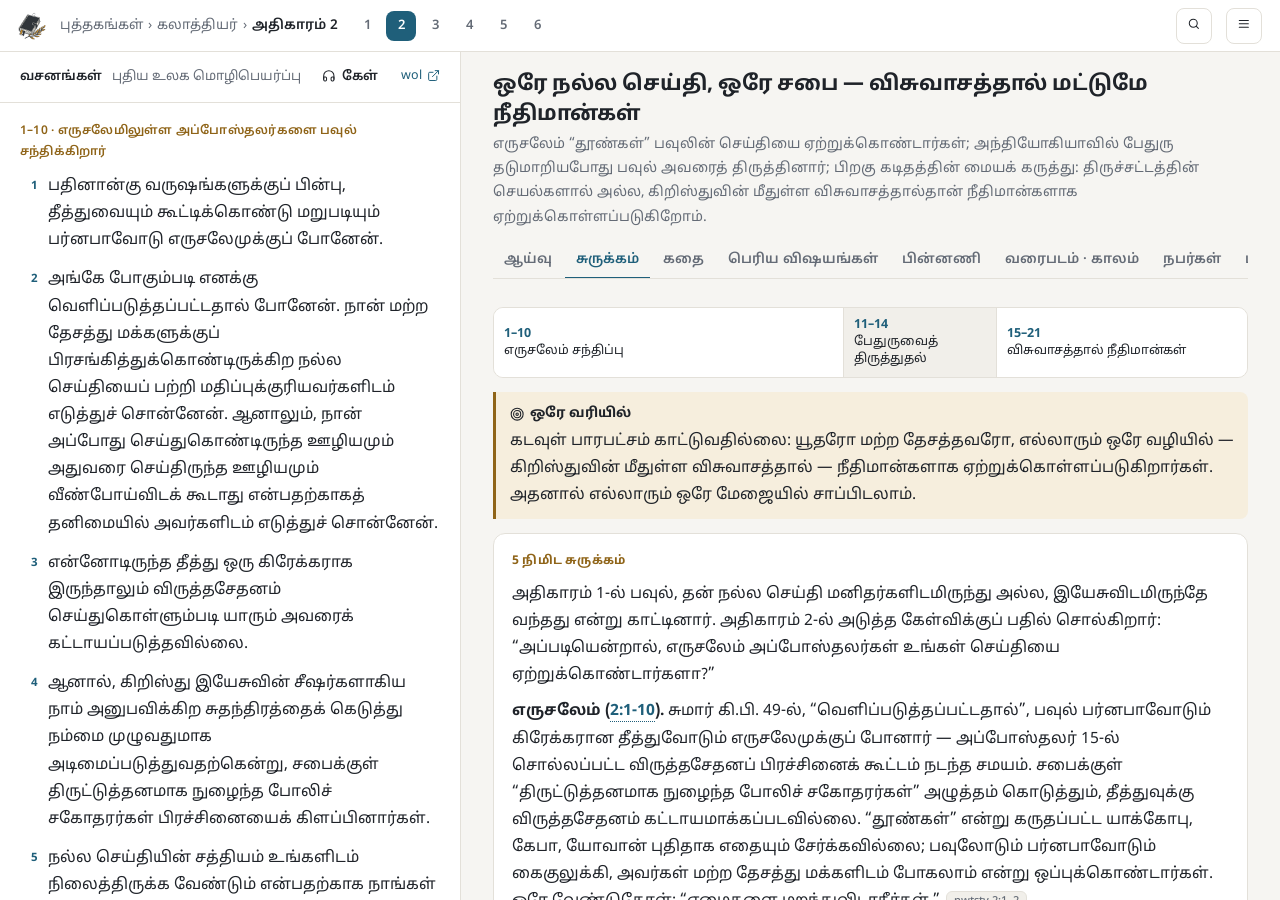
<file: books/galatians/2.html>
<!doctype html>
<html lang="ta">
<head>
<meta charset="utf-8">
<meta name="build" content="49483987ed">
<meta name="viewport" content="width=device-width,initial-scale=1">
<title>கலாத்தியர் 2 — ஆய்வு</title>
<link rel="icon" type="image/png" href="../../assets/brand/favicon-64.png">
<link rel="manifest" href="../../manifest.webmanifest">
<meta name="theme-color" content="#f6f5f2">
<link rel="apple-touch-icon" href="../../assets/brand/apple-touch-icon.png">
<link rel="icon" type="image/png" href="../../assets/brand/favicon-64.png">
<link rel="apple-touch-icon" href="../../assets/brand/apple-touch-icon.png">
<meta name="description" content="கலாத்தியர் அதிகாரம் 2 — எருசலேம் சந்திப்பு, அந்தியோகியாவில் பேதுருவைத் திருத்துதல், விசுவாசத்தால் நீதிமான்களாக ஏற்றுக்கொள்ளப்படுதல் (jw.org ஆதாரங்களுடன்)">
<link rel="preconnect" href="https://fonts.googleapis.com"><link rel="preconnect" href="https://fonts.gstatic.com" crossorigin>
<link href="https://fonts.googleapis.com/css2?family=Noto+Sans+Tamil:wght@400;500;600;700&display=swap" rel="stylesheet">
<link rel="stylesheet" href="../../assets/style.css?v=ac786149">
<script src="../../assets/app.js?v=b1388565"></script>
</head>
<body class="app" data-book="48" data-chapter="2">
<header class="bar">
  <a class="brand" href="../../" aria-label="முகப்பு"><img src="../../assets/brand/logo-96.png" alt="" width="28" height="28"></a><nav class="crumbs"><a class="c-home" href="../../">புத்தகங்கள்</a><span class="sep c-home">›</span><a href="./">கலாத்தியர்</a><span class="sep">›</span><b><span class="c-long">அதிகாரம் </span>2</b></nav>
  <nav class="chsel" aria-label="அதிகாரங்கள்"><a href="1.html">1</a><a class="on" href="2.html">2</a><a href="3.html">3</a><a href="4.html">4</a><a href="5.html">5</a><a href="6.html">6</a></nav>
  <div class="spacer"></div>
  <button class="icon-btn" id="search-btn" aria-label="தேடு"><i data-i="search"></i></button><button class="icon-btn" id="reader-btn" aria-label="மெனு"><i data-i="menu"></i></button>
</header>

<div class="shell">
<aside class="verses" id="verses" data-parts='[[1,10,"எருசலேமிலுள்ள அப்போஸ்தலர்களை பவுல் சந்திக்கிறார்"],[11,14,"பேதுருவை (கேபாவை) பவுல் திருத்துகிறார்"],[15,21,"விசுவாசத்தால் மட்டுமே நீதிமான்களாக ஏற்றுக்கொள்ளப்படுகிறோம்"]]'>
  <div class="pane-head"><b>வசனங்கள்</b> <span class="ph-sub">புதிய உலக மொழிபெயர்ப்பு</span> <a href="https://wol.jw.org/ta/wol/b/r122/lp-tl/nwtsty/48/2" target="_blank" rel="noopener">wol <i data-i="ext"></i></a></div>
  <div id="vlist"><p class="muted" style="padding:16px 20px">ஏற்றுகிறது…</p></div>
</aside>

<main class="content">
<div class="chead">
  <h1>ஒரே நல்ல செய்தி, ஒரே சபை — விசுவாசத்தால் மட்டுமே நீதிமான்கள்</h1>
  <p class="lead">எருசலேம் “தூண்கள்” பவுலின் செய்தியை ஏற்றுக்கொண்டார்கள்; அந்தியோகியாவில் பேதுரு தடுமாறியபோது பவுல் அவரைத் திருத்தினார்; பிறகு கடிதத்தின் மையக் கருத்து: திருச்சட்டத்தின் செயல்களால் அல்ல, கிறிஸ்துவின் மீதுள்ள விசுவாசத்தால்தான் நீதிமான்களாக ஏற்றுக்கொள்ளப்படுகிறோம்.</p>
  <nav class="tabs" aria-label="பகுதிகள்">
    <button class="mob" data-v="verses"><i data-i="book"></i>வசனங்கள்</button>
    <button data-v="study">ஆய்வு</button>
    <button data-v="overview">சுருக்கம்</button>
    <button data-v="story">கதை</button>
    <button data-v="jehovah">பெரிய விஷயங்கள்</button>
    <button data-v="context">பின்னணி</button>
    <button data-v="map">வரைபடம் · காலம்</button>
    <button data-v="people">நபர்கள்</button>
    <button data-v="apply">பாடங்கள்</button>
  </nav>
</div>

<!-- ======================= OVERVIEW ======================= -->
<section class="view" data-view="overview">
<div class="structure" aria-label="அதிகார அமைப்பு">
  <button data-go="study" data-verse="1" style="flex:10"><b>1–10</b>எருசலேம் சந்திப்பு</button>
  <button data-go="study" data-verse="11" style="flex:4"><b>11–14</b>பேதுருவைத் திருத்துதல்</button>
  <button data-go="study" data-verse="15" style="flex:7"><b>15–21</b>விசுவாசத்தால் நீதிமான்கள்</button>
</div>

<div class="callout gold"><b><i data-i="target"></i>ஒரே வரியில்</b>கடவுள் பாரபட்சம் காட்டுவதில்லை: யூதரோ மற்ற தேசத்தவரோ, எல்லாரும் ஒரே வழியில் — கிறிஸ்துவின் மீதுள்ள விசுவாசத்தால் — நீதிமான்களாக ஏற்றுக்கொள்ளப்படுகிறார்கள். அதனால் எல்லாரும் ஒரே மேஜையில் சாப்பிடலாம்.</div>

<div class="card">
<span class="label">5 நிமிட சுருக்கம்</span>
<p>அதிகாரம் 1-ல் பவுல், தன் நல்ல செய்தி மனிதர்களிடமிருந்து அல்ல, இயேசுவிடமிருந்தே வந்தது என்று காட்டினார். அதிகாரம் 2-ல் அடுத்த கேள்விக்குப் பதில் சொல்கிறார்: “அப்படியென்றால், எருசலேம் அப்போஸ்தலர்கள் உங்கள் செய்தியை ஏற்றுக்கொண்டார்களா?”</p>
<p><b>எருசலேம் (2:1-10).</b> சுமார் கி.பி. 49-ல், “வெளிப்படுத்தப்பட்டதால்”, பவுல் பர்னபாவோடும் கிரேக்கரான தீத்துவோடும் எருசலேமுக்குப் போனார் — அப்போஸ்தலர் 15-ல் சொல்லப்பட்ட விருத்தசேதனப் பிரச்சினைக் கூட்டம் நடந்த சமயம். சபைக்குள் “திருட்டுத்தனமாக நுழைந்த போலிச் சகோதரர்கள்” அழுத்தம் கொடுத்தும், தீத்துவுக்கு விருத்தசேதனம் கட்டாயமாக்கப்படவில்லை. “தூண்கள்” என்று கருதப்பட்ட யாக்கோபு, கேபா, யோவான் புதிதாக எதையும் சேர்க்கவில்லை; பவுலோடும் பர்னபாவோடும் கைகுலுக்கி, அவர்கள் மற்ற தேசத்து மக்களிடம் போகலாம் என்று ஒப்புக்கொண்டார்கள். ஒரே வேண்டுகோள்: “ஏழைகளை மறந்துவிடாதீர்கள்.” <a class="src" data-src="nwtsty-48-2" href="https://wol.jw.org/en/wol/b/r1/lp-e/nwtsty/48/2">nwtsty 2:1, 2</a></p>
<p><b>அந்தியோகியா (2:11-14).</b> பிறகு கேபா (பேதுரு) சீரியாவின் அந்தியோகியாவுக்கு வந்தார். மற்ற தேசத்துச் சகோதரர்களோடு சேர்ந்து சாப்பிட்டு வந்தவர், “யாக்கோபிடமிருந்து” சிலர் வந்ததும் பயந்து விலகிக்கொண்டார். மற்ற யூதர்களும், பர்னபாவும்கூட, அந்தப் “பாசாங்கில்” சேர்ந்துகொண்டார்கள். பவுல் எல்லாருக்கும் முன்பாக பேதுருவை நேருக்கு நேர் திருத்தினார். <a class="src" data-src="it-paul" href="https://wol.jw.org/en/wol/d/r1/lp-e/1200003406">it-2 “Paul”</a></p>
<p><b>மையக் கருத்து (2:15-21).</b> அந்தச் சம்பவத்திலிருந்து பவுல் கடிதத்தின் இதயத்துக்கு வருகிறார்: பிறப்பால் யூதர்களான நாமும்கூட, திருச்சட்டத்தின் செயல்களால் அல்ல, கிறிஸ்து இயேசுவின் மீதுள்ள விசுவாசத்தால்தான் நீதிமான்களாக ஏற்றுக்கொள்ளப்படுகிறோம். “கிறிஸ்துவோடுகூட நான் மரக் கம்பத்தில் வைத்து ஆணியடிக்கப்பட்டிருக்கிறேன்… அவர்தான் என்மேல் அன்பு வைத்து எனக்காகத் தன்னையே தியாகம் செய்தார்.” திருச்சட்டத்தால் நீதிமானாக முடியுமென்றால், “கிறிஸ்து இறந்தது வீணாக இருக்குமே!” <a class="src" data-src="si-48" href="https://wol.jw.org/ta/wol/d/r122/lp-tl/1101990109">si 218 ¶8–9</a></p>
</div>

<h2><i data-i="list"></i>முக்கியக் குறிப்புகள்</h2>
<div class="grid2">
  <div class="card kp"><span class="num">01</span><div><h4>கிறிஸ்து வழிநடத்தினார்</h4><p>“வெளிப்படுத்தப்பட்டதால்” போனார் (2:2) — சபையின் தலைவரான கிறிஸ்துவே பிரச்சினையை ஆளும் குழுவிடம் கொண்டுபோக வழிநடத்தினார். <a class="src" data-src="w18-10" href="https://wol.jw.org/ta/wol/d/r122/lp-tl/2018606">w18.10 24</a></p></div></div>
  <div class="card kp"><span class="num">02</span><div><h4>தீத்து — உயிருள்ள சான்று</h4><p>விருத்தசேதனம் செய்யப்படாத கிரேக்கர்; அவருக்கு அது கட்டாயமாக்கப்படவில்லை (2:3).</p></div></div>
  <div class="card kp"><span class="num">03</span><div><h4>போலிச் சகோதரர்கள்</h4><p>“பெயருக்கு மட்டும் கிறிஸ்தவர்கள்”; திருட்டுத்தனமாக நுழைந்து சுதந்திரத்தை உளவு பார்த்தார்கள் — “ஒரு மணிநேரம்கூட” அடிபணியவில்லை (2:4, 5).</p></div></div>
  <div class="card kp"><span class="num">04</span><div><h4>“தூண்கள்” கைகுலுக்கினார்கள்</h4><p>யாக்கோபு, கேபா, யோவான் — ஒரே வேலை, வெவ்வேறு பிராந்தியங்கள் (2:7-9).</p></div></div>
  <div class="card kp"><span class="num">05</span><div><h4>ஏழைகளை மறக்காதீர்கள்</h4><p>பிறகு பவுல் ஒழுங்கமைத்த நன்கொடைக்கு இதுவே அடிப்படை (2:10; 1கொ 16:1-3; ரோ 15:25-27).</p></div></div>
  <div class="card kp"><span class="num">06</span><div><h4>பேதுருவின் மனித பயம்</h4><p>பாரபட்சமில்லாத கடவுளைப் பற்றி முதலில் கற்றுக்கொண்டவரே தடுமாறினார் (2:12; அப் 10:34, 35).</p></div></div>
  <div class="card kp"><span class="num">07</span><div><h4>திருத்தம் — ஏற்றுக்கொள்ளுதல்</h4><p>பவுல் நேருக்கு நேர் திருத்தினார்; பேதுரு பின்னால் அவரை “அன்புச் சகோதரர்” என்றார் (2பே 3:15).</p></div></div>
  <div class="card kp"><span class="num">08</span><div><h4>நீதிமான்களாக ஏற்றுக்கொள்ளப்படுதல்</h4><p><i>டிக்காயோ</i> — குற்றமற்றவராக அறிவிக்கப்பட்டு அப்படியே நடத்தப்படுதல்; விசுவாசத்தால் மட்டுமே (2:16).</p></div></div>
  <div class="card kp"><span class="num">09</span><div><h4>“எனக்காக”</h4><p>மீட்புவிலை கடவுள் எனக்குத் தனிப்பட்ட விதத்தில் கொடுத்த பரிசு (2:20). <a class="src" data-src="w08-highlights" href="https://wol.jw.org/en/wol/d/r1/lp-e/2008607">w08 Highlights</a></p></div></div>
  <div class="card kp"><span class="num">10</span><div><h4>“வீணாக இருக்குமே”</h4><p>திருச்சட்டத்தால் நீதி கிடைக்குமென்றால் கிறிஸ்துவின் மரணம் தேவையில்லாதது (2:21).</p></div></div>
</div>

<div class="callout"><b><i data-i="bulb"></i>எப்படிப் படிக்கலாம்?</b>இடது பக்கத்தில் வசனங்களை வாசியுங்கள்; ஒரு வசனத்தைத் தொட்டால் அதன் விளக்கம் திறக்கும். வசனம் 15-21 கொஞ்சம் கடினமானது — முதலில் <a href="#story" data-go="story">கதை</a> பகுதியில் பவுலின் வாதத்தைப் படிப்படியாகப் பாருங்கள்.</div>
</section>

<!-- ======================= STORY ======================= -->
<section class="view" data-view="story">

<div class="story">

<article class="st"><div class="st-head"><span class="q"></span><h3><span class="when">2:1-2 · சுமார் கி.பி. 49</span>“14 வருஷங்களுக்குப் பின்பு” — இது எந்தப் பயணம்?</h3></div><div class="st-body">
<p><b>பவுல் சொல்வது:</b> “பதினான்கு வருஷங்களுக்குப் பின்பு, பர்னபாவோடும் தீத்துவோடும் மறுபடியும் எருசலேமுக்குப் போனேன். எனக்கு வெளிப்படுத்தப்பட்டதால் போனேன். நான் மற்ற தேசத்து மக்களுக்குப் பிரசங்கிக்கும் நல்ல செய்தியை மதிப்புக்குரியவர்களிடம் தனிமையில் எடுத்துச் சொன்னேன்.”</p>
<p><b>எந்தப் பயணம்?</b> nwtsty குறிப்பின்படி, இந்த 14 வருஷம் பெரும்பாலும் கி.பி. 36-லிருந்து (கிறிஸ்தவரான பிறகு முதல் எருசலேம் பயணம், 1:18) கி.பி. 49 வரை. அந்த வருஷத்தில்தான் விருத்தசேதனப் பிரச்சினையைப் பற்றி அப்போஸ்தலர்களிடமும் மூப்பர்களிடமும் பேச பவுலும் பர்னபாவும் தீத்துவும் எருசலேமுக்குப் போனார்கள் (அப் 15:1, 2). ஆகவே, jw.org பிரசுரங்கள் கலாத்தியர் 2:1-10-ஐ <b>அப்போஸ்தலர் 15</b> கூட்டத்தோடு இணைக்கின்றன. (“14-வது வருஷத்தில்” என்றும் அர்த்தமாகலாம் என்று சில அறிஞர்கள் சொல்கிறார்கள் — 1ரா 12:5, 12 ஒப்பிடுக.)</p>
<p class="small muted">கவனிக்க: இடையில் சுமார் கி.பி. 46-ல் பஞ்ச நிவாரணப் பொருள்களோடு பர்னபாவும் சவுலும் யூதேயாவுக்குப் போனதை அப்போஸ்தலர் புத்தகம் சொல்கிறது (அப் 11:29, 30; 12:25). கலாத்தியர் 2 அந்தப் பயணத்தைப் பற்றிப் பேசுவதில்லை.</p>
<p><b>ஏன் “வெளிப்படுத்தப்பட்டதால்”:</b> இந்தத் தகவல் அப்போஸ்தலர் புத்தகத்தில் இல்லை. அந்தியோகியா சகோதரர்கள் அவரை அனுப்பினார்கள் (அப் 15:2) — ஆனால் உண்மையில் வழிநடத்தியவர் சபையின் தலைவரான கிறிஸ்து. எதிரிகள் “பவுல் உண்மையான அப்போஸ்தலர் இல்லை” என்றார்கள்; இயேசு அவருக்கு நேரடியாக வழிகாட்டினார் என்பதே பதில். அதே சமயம், பவுல் தானே தீர்ப்பு சொல்லவில்லை; பிரச்சினையை எருசலேமிலுள்ள ஆளும் குழுவிடம் கொண்டுபோனார்.</p>
<p><b>“வீண்போய்விடக் கூடாது”:</b> பவுல் தன் செய்தியைப் பற்றிச் சந்தேகப்படவில்லை. ஆனால் எருசலேம் அதை மறுத்தால், யூத மதவாதிகள் அவருடைய வேலையையே வீணாக்கிவிடுவார்கள் — அதனால்தான் முதலில் தனிமையில் பேசினார்.</p>
<div class="evidence"><span>ஆதாரம்:</span> <a class="src" data-src="nwtsty-48-2" href="https://wol.jw.org/en/wol/b/r1/lp-e/nwtsty/48/2">nwtsty 2:1, 2</a> <a class="src" data-src="w18-10" href="https://wol.jw.org/ta/wol/d/r122/lp-tl/2018606">w18.10 24 ¶10</a> <a class="src" data-src="it-paul" href="https://wol.jw.org/en/wol/d/r1/lp-e/1200003406">it-2 “Paul”</a></div>
<div class="reflect"><i data-i="help"></i><span>எனக்கு ஒரு விஷயம் சரியாகத் தெரிந்தாலும், சபையின் ஏற்பாட்டோடு ஒத்துழைக்க நான் தயாராக இருக்கிறேனா?</span></div>
</div></article>

<article class="st"><div class="st-head"><span class="q"></span><h3><span class="when">2:3-5</span>தீத்துவை ஏன் கூட்டிக்கொண்டு போனார்?</h3></div><div class="st-body">
<p><b>பவுல் சொல்வது:</b> “என்னோடிருந்த தீத்து கிரேக்கராக இருந்தும், யாரும் அவரை விருத்தசேதனம் செய்யும்படி கட்டாயப்படுத்தவில்லை. ஆனால் சபைக்குள் திருட்டுத்தனமாக நுழைந்த போலிச் சகோதரர்கள் பிரச்சினையைக் கிளப்பினார்கள் — நம் சுதந்திரத்தைக் கெடுத்து நம்மை அடிமைப்படுத்த. நல்ல செய்தியின் சத்தியம் உங்களிடம் நிலைத்திருக்க, நாங்கள் கொஞ்சம்கூட அடிபணியவில்லை.”</p>
<p><b>ஏன்:</b> தீத்து ஒரு “சோதனை வழக்கு” போல இருந்தார். யூதரும் யூதரல்லாதவரும், விருத்தசேதனம் இருந்தாலும் இல்லாவிட்டாலும், கடவுளுடைய தயவைப் பெற முடியும் என்று காட்டவே அவரை அழைத்துப் போயிருக்கலாம். “கட்டாயப்படுத்தவில்லை” என்ற வார்த்தை, யூத மதவாதிகள் அவருக்கு அழுத்தம் கொடுத்திருக்கலாம் என்று காட்டுகிறது. ஆனால் அப்போஸ்தலர்களும் மூப்பர்களும் விருத்தசேதனம் தேவையில்லை என்று தீர்மானித்தார்கள் (அப் 15:23-29). கலாத்தியர்களுக்கு இதைவிடத் தெளிவான பதில் வேண்டுமா? — எருசலேமே தீத்துவை அப்படியே ஏற்றுக்கொண்டது!</p>
<div class="callout ok"><b><i data-i="link"></i>தீமோத்தேயு ஏன் வித்தியாசம்?</b>பிறகு பவுல் தீமோத்தேயுவுக்கு விருத்தசேதனம் செய்தார் (அப் 16:3). தீமோத்தேயுவின் அம்மா யூதர்; யூதர்கள் மத்தியில் ஊழியம் செய்யும்போது தடையாக இருக்கக் கூடாது என்பதற்காக. தீத்துவோ முக்கியமாக மற்ற தேசத்து மக்கள் மத்தியில் ஊழியம் செய்ததால், அவருக்கு அது பிரச்சினையாக இருக்கவில்லை. ஒன்று <i>அன்பால்</i> செய்தது; மற்றது <i>கட்டாயமாக</i> திணிக்கப்பட்டிருந்தால் நல்ல செய்தியையே மாற்றியிருக்கும். <a class="src" data-src="nwtsty-48-2" href="https://wol.jw.org/en/wol/b/r1/lp-e/nwtsty/48/2">nwtsty 2:3</a> <a class="src" data-src="it-paul" href="https://wol.jw.org/en/wol/d/r1/lp-e/1200003406">it-2 “Paul”</a></div>
<div class="evidence"><span>ஆதாரம்:</span> <a class="src" data-src="w98-11-15" href="https://wol.jw.org/ta/wol/d/r122/lp-tl/1998848">w98 11/15 29</a> <a class="src" data-src="it-galatians" href="https://wol.jw.org/en/wol/d/r1/lp-e/1200001595">it-1 “Galatians” ¶14</a></div>
<div class="reflect"><i data-i="help"></i><span>சத்தியத்தின் அடிப்படை விஷயத்தில், “ஒரு மணிநேரம்கூட” விட்டுக்கொடுக்காமல் இருக்க நான் தயாரா?</span></div>
</div></article>

<article class="st"><div class="st-head"><span class="q"></span><h3><span class="when">2:6-10</span>“தூண்கள்” பவுலுக்கு என்ன சொன்னார்கள்?</h3></div><div class="st-body">
<p><b>பவுல் சொல்வது:</b> “முக்கியமானவர்களாகக் கருதப்பட்டவர்கள் புதிதாக எதையும் எனக்குச் சொல்லவில்லை. (முன்பு அவர்கள் எந்த நிலையில் இருந்தார்கள் என்பது எனக்கு முக்கியமல்ல; மனிதர்கள் பார்க்கிற விதமாகக் கடவுள் பார்ப்பதில்லை.) பேதுருவுக்கு விருத்தசேதனம் செய்யப்பட்டவர்களுக்கு அறிவிக்கும் பொறுப்பு கொடுக்கப்பட்டது போல எனக்கு விருத்தசேதனம் செய்யப்படாதவர்களுக்கு அறிவிக்கும் பொறுப்பு கொடுக்கப்பட்டதை அவர்கள் பார்த்தார்கள். தூண்களான யாக்கோபும் கேபாவும் யோவானும் என்னோடும் பர்னபாவோடும் கைகுலுக்கினார்கள். ஏழைகளை மறந்துவிட வேண்டாமென்று மட்டும் கேட்டார்கள் — அதைத்தான் நானும் ஊக்கமாகச் செய்து வந்திருக்கிறேன்.”</p>
<p><b>ஏன் இதைச் சொல்கிறார்:</b> இது அவருடைய வாதத்தின் இரண்டாவது பகுதி. அதிகாரம் 1-ல், “நான் அவர்களிடமிருந்து கற்கவில்லை.” இப்போது, “ஆனாலும் அவர்கள் என் செய்தியை முழுமையாக ஏற்றுக்கொண்டார்கள்; எதையும் சேர்க்கச் சொல்லவில்லை.” யூத மதவாதிகள் எருசலேமின் பெயரைச் சொல்லிப் பேசினார்கள் (it-1); ஆனால் எருசலேமின் “தூண்களே” பவுலோடு கைகுலுக்கினார்கள்!</p>
<p><b>“முக்கியமல்ல” — அவமதிப்பா?</b> இல்லை. பவுல் அவர்களை மதித்தார். ஆனால் அவர்கள் இயேசுவோடு நேரில் இருந்தவர்கள் என்பதால் அவருடைய நியமிப்பு குறைந்ததாகிவிடாது — “கடவுள் வெளித்தோற்றத்தைப் பார்ப்பதில்லை.” பேதுருவுக்குத் திறன் கொடுத்த அதே கடவுள்தான் பவுலுக்கும் கொடுத்தார் (2:8).</p>
<p><b>கைகுலுக்குதல்:</b> அந்தக் காலத்தில் ஒருவருடைய வலது கையைப் பிடிப்பது கூட்டாளித்தனத்தின் அடையாளம் (2ரா 10:15). ஒரே வேலை, ஒரே செய்தி — வெவ்வேறு பிராந்தியங்கள். இந்தப் பிரிவு இனத்தின் அடிப்படையில் அல்ல, பெரும்பாலும் இடத்தின் அடிப்படையில் இருந்திருக்கலாம்: பவுலும் பர்னபாவும் மேற்கே; மற்றவர்கள் யூதேயாவிலும் யூதர்கள் அதிகம் வாழ்ந்த கிழக்கிலும் (பேதுரு பிறகு பாபிலோனில் — 1பே 5:13). ஏனென்றால் பவுல் அதன் பிறகும் போன இடமெல்லாம் யூதர்களிடம் பிரசங்கித்தார்.</p>
<div class="callout"><b><i data-i="heart"></i>“ஏழைகளை மறந்துவிடாதீர்கள்”</b>பவுல் இதைச் செய்தார்: கலாத்திய சபைகளுக்கும் கொரிந்துவுக்கும் வாராவாரம் சேமித்து வைக்கச் சொன்னார் (1கொ 16:1-3, சுமார் கி.பி. 55); மக்கெதோனியாவும் அகாயாவும் எருசலேமிலுள்ள ஏழைகளுக்குக் கொடுத்தார்கள் (ரோ 15:25-27, சுமார் கி.பி. 56); பிறகு அவரே “இரக்க நன்கொடைகளைக்” கொண்டுபோனார் (அப் 24:17). இப்படிப்பட்ட அன்பான அக்கறை முதல் நூற்றாண்டுக் கிறிஸ்தவர்களின் அடையாளங்களில் ஒன்று (யோவா 13:35). <a class="src" data-src="nwtsty-48-2" href="https://wol.jw.org/en/wol/b/r1/lp-e/nwtsty/48/2">nwtsty 2:10</a> <a class="src" data-src="w86-10-15" href="https://wol.jw.org/ta/wol/d/r122/lp-tl/1986763">w86 10/15 13</a></div>
<div class="evidence"><span>ஆதாரம்:</span> <a class="src" data-src="w05-10-15" href="https://wol.jw.org/ta/wol/d/r122/lp-tl/2005763">w05 10/15 12-14</a> <a class="src" data-src="nwtsty-48-2" href="https://wol.jw.org/en/wol/b/r1/lp-e/nwtsty/48/2">nwtsty 2:6-9</a> <a class="src" data-src="si-48" href="https://wol.jw.org/ta/wol/d/r122/lp-tl/1101990109">si 218 ¶8</a></div>
<div class="reflect"><i data-i="help"></i><span>சகோதரர்களுடைய பொருள் தேவைகளை நான் “மறந்துவிடாமல்” இருக்கிறேனா — ஊழியத்தோடு சேர்த்து?</span></div>
</div></article>

<article class="st"><div class="st-head"><span class="q"></span><h3><span class="when">2:11-13 · சீரியாவின் அந்தியோகியா</span>பேதுரு ஏன் சாப்பாட்டு மேஜையை விட்டு எழுந்தார்?</h3></div><div class="st-body">
<figure><img src="../../assets/img/galatians/antioch-syria.jpg" alt="சீரியாவின் அந்தியோகியா — முதல் நூற்றாண்டு நகர வரைபடம்" loading="lazy" width="1400" height="1204"><figcaption><b>சீரியாவின் அந்தியோகியா</b>ரோம், அலெக்சந்திரியாவோடு பேரரசின் மூன்று பெரிய நகரங்களில் ஒன்று. 1. ஒரொன்டீஸ் நதி · 2. தீவு · 3. குதிரைப் பந்தய அரங்கம் · 4. தூண்கள் வரிசையான பெரிய தெரு · 5. யூதர் குடியிருப்பு. சீஷர்கள் முதன்முதலில் “கிறிஸ்தவர்கள்” என்று அழைக்கப்பட்ட இடம். <a class="src" data-src="media-antioch" href="https://wol.jw.org/en/wol/gallery/r1/lp-e/nwtsty/48/1001072280">nwtsty மீடியா</a></figcaption></figure>
<p><b>பவுல் சொல்வது:</b> “கேபா அந்தியோகியாவுக்கு வந்தபோது, அவர் நடந்துகொண்ட விதம் தவறாக இருந்ததால் நேருக்கு நேர் சுட்டிக்காட்டினேன். யாக்கோபிடமிருந்து சிலர் வருவதற்கு முன்பு அவர் மற்ற தேசத்து மக்களோடு சேர்ந்து சாப்பிட்டு வந்தார். அவர்கள் வந்ததும், விருத்தசேதனம் செய்யப்பட்டவர்களுக்குப் பயந்து விலகிக்கொண்டார். மற்ற யூதர்களும் அதே பாசாங்கு செய்தார்கள்; பர்னபாவும்கூட இழுக்கப்பட்டார்.”</p>
<p><b>பின்னணி — சாப்பாடு ஏன் பெரிய விஷயம்?</b> அந்தக் காலத்தில் சேர்ந்து சாப்பிடுவது நெருக்கமான நட்பின் அடையாளம்; பெரும்பாலும் ஜெபமும் இருந்தது. மற்ற தேசத்தாரோடு கலக்கக் கூடாது என்று இஸ்ரவேலர்களுக்குக் கட்டளை இருந்தது (யோசு 23:6, 7). முதல் நூற்றாண்டுக்குள், யூத மதத் தலைவர்கள் இன்னும் கட்டுப்பாடுகளைச் சேர்த்திருந்தார்கள் — யூதரல்லாதவருடைய வீட்டுக்குள் போனாலே தீட்டு என்று (யோவா 18:28).</p>
<p><b>பேதுருவுக்கு இது புதிதல்ல:</b> கி.பி. 36-ல் அவரே “பரலோக அரசாங்கத்தின் சாவிகளில்” மூன்றாவதைப் பயன்படுத்தி, கொர்நேலியுவுக்கும் அவர் குடும்பத்துக்கும் கதவைத் திறந்தார்; அவர்கள் வீட்டில் பல நாட்கள் தங்கிச் சாப்பிட்டார் (அப் 10:28, 34, 35, 48). “கடவுள் பாரபட்சம் காட்டாதவர் என்பதை இப்போது புரிந்துகொண்டேன்” என்று சொன்னவரும் அவரே. ஆனால் சுமார் 13 வருஷம் கழித்து, அந்தியோகியாவில் மனித பயத்தால் பின்வாங்கினார்.</p>
<p><b>“யாக்கோபிடமிருந்து வந்தவர்கள்”</b> — எருசலேமில் யாக்கோபோடு தொடர்புடைய யூத கிறிஸ்தவர்கள். அவர்கள் மாற்றத்தை ஏற்றுக்கொள்ள மெதுவாக இருந்தார்கள்; திருச்சட்டத்தையும் யூதப் பழக்கங்களையும் இன்னும் கண்டிப்பாகப் பின்பற்ற வேண்டும் என்று நினைத்தார்கள். யாக்கோபு அவர்களை இந்த நோக்கத்தோடு அனுப்பினார் என்று பைபிள் சொல்லவில்லை.</p>
<div class="greek"><span class="gw">hypokrisis — ஹைப்போக்ரிசிஸ்</span> · “பாசாங்கு” (அடிக்குறிப்பு: “வெளிவேஷம்”). முதலில், முகமூடி அணிந்து நடிக்கும் கிரேக்க மேடை நடிகர்களைக் குறித்தது. மற்ற இடங்களில் “வெளிவேஷம்” (மத் 23:28). பேதுருவின் மனதில் ஒன்று, மேஜையில் வேறொன்று — ஒரு நடிகரைப் போல. <a class="src" data-src="nwtsty-48-2" href="https://wol.jw.org/en/wol/b/r1/lp-e/nwtsty/48/2">nwtsty 2:13</a></div>
<p><b>ஏன் ஆபத்து:</b> அதே வருஷத்தில்தான் (சுமார் கி.பி. 49) மற்ற தேசத்துக் கிறிஸ்தவர்கள் திருச்சட்டத்துக்குக் கட்டுப்பட வேண்டியதில்லை என்று ஆளும் குழு தீர்மானித்தது (அப் 15:23-29). பேதுருவின் நடத்தை அந்தத் தீர்மானத்தையே கேள்விக்குறியாக்கியிருக்கலாம். அவர் ஒரு தூண் — அவர் சாய்ந்தால் மற்றவர்களும் சாய்ந்தார்கள்; தன்னலமற்ற பர்னபாவும்கூட!</p>
<figure><img src="../../assets/img/galatians/2-peter-cornelius.jpg" width="1200" height="600" alt="கொர்நேலியுவின் வீட்டில் பேதுரு (அப் 10). சுமார் 13 வருஷங்களு" loading="lazy"><figcaption>கொர்நேலியுவின் வீட்டில் பேதுரு (அப் 10). சுமார் 13 வருஷங்களுக்கு முன்பே, யூதரல்லாதவர்களோடு பழகுவது தவறல்ல என்று பேதுரு கற்றுக்கொண்டிருந்தார் — அதனால்தான் அந்தியோகியாவில் அவர் விலகிப்போனது பெரிய தவறாக இருந்தது. <a class="src" data-src="img-1102016107" href="https://wol.jw.org/ta/wol/d/r122/lp-tl/1102016107">lfb பாடம் 97</a></figcaption></figure><div class="evidence"><span>ஆதாரம்:</span> <a class="src" data-src="nwtsty-48-2" href="https://wol.jw.org/en/wol/b/r1/lp-e/nwtsty/48/2">nwtsty 2:12</a> <a class="src" data-src="w18-8" href="https://wol.jw.org/ta/wol/d/r122/lp-tl/2018525">w18.08 9 ¶3-5</a> <a class="src" data-src="it-paul" href="https://wol.jw.org/en/wol/d/r1/lp-e/1200003406">it-2 “Paul”</a></div>
<div class="reflect"><i data-i="help"></i><span>சில சகோதரர்கள் முன்னிலையில் நான் வேறு மாதிரி நடந்துகொள்கிறேனா? யாருடைய அபிப்பிராயம் என்னை அதிகம் பாதிக்கிறது?</span></div>
</div></article>

<article class="st"><div class="st-head"><span class="q"></span><h3><span class="when">2:14</span>ஏன் “எல்லாருக்கும் முன்பாக”? பேதுரு என்ன செய்தார்?</h3></div><div class="st-body">
<p><b>பவுல் சொல்வது:</b> “அவர்கள் நல்ல செய்தியின் சத்தியத்துக்கு ஏற்ப நேர்மையாக நடக்காததைப் பார்த்தபோது, எல்லாருக்கும் முன்பாக கேபாவிடம் கேட்டேன்: ‘யூதராக இருக்கிற நீங்களே மற்ற தேசத்து மக்களைப் போல் நடக்கிறீர்கள்; அப்படியிருக்க, யூத வழக்கப்படி நடக்கும்படி மற்ற தேசத்து மக்களை எப்படிக் கட்டாயப்படுத்தலாம்?’”</p>
<p><b>ஏன் பொதுவில்:</b> தவறு பொதுவில் நடந்தது; பலரைப் பாதித்தது — மற்ற யூதர்களும் பர்னபாவும் இழுக்கப்பட்டார்கள், மற்ற தேசத்துச் சகோதரர்கள் ஒதுக்கப்பட்டதாக உணர்ந்திருப்பார்கள். இது “நல்ல செய்தியின் சத்தியம்” சம்பந்தப்பட்ட விஷயம்; கிறிஸ்தவத்தின் முன்னேற்றத்தையே பாதித்ததால் பவுல் தைரியமாக எல்லார் முன்பும் கண்டித்தார். அதோடு, பேதுருவைப் பற்றி அவர் முதுகுக்குப் பின்னால் பேசவில்லை — “நேருக்கு நேர்” பேசினார்.</p>
<p><b>ஏன் இப்போது கலாத்தியர்களுக்குச் சொல்கிறார்:</b> பேதுருவை அவமானப்படுத்த அல்ல; கலாத்தியர்களின் தவறான கருத்தைத் திருத்த. ஒரு அப்போஸ்தலரே யூதப் பழக்கத்துக்குத் திரும்பியது தவறு என்றால், கலாத்தியர்கள் விருத்தசேதனத்துக்குத் திரும்புவது எவ்வளவு தவறு! அதோடு, பவுல் ஒரு தூணையே திருத்தும் அதிகாரம் உள்ள அப்போஸ்தலர் என்பதும் தெரிகிறது.</p>
<div class="callout ok"><b><i data-i="refresh"></i>பேதுருவின் பதில் — அழகான முடிவு</b>பேதுரு கோபப்படவில்லை; “சொன்ன விதமும் இடமும் சரியில்லை” என்று நினைக்கவில்லை; மனதுக்குள் புழுங்கவுமில்லை. பவுலைப் பற்றி வீண்பேச்சும் பேசவில்லை. சுமார் 15 வருஷங்கள் கழித்து (சுமார் கி.பி. 64-ல்) எழுதிய கடிதத்தில் அவரை “நம்முடைய அன்புச் சகோதரராகிய பவுல்” என்றார்; பவுலின் கடிதங்களை “வேதவசனங்களோடு” சேர்த்துப் பேசினார் (2பே 3:15, 16). <a class="src" data-src="w20-11" href="https://wol.jw.org/ta/wol/d/r122/lp-tl/2020645">w20.11 ¶12</a> <a class="src" data-src="w89-10-15" href="https://wol.jw.org/ta/wol/d/r122/lp-tl/1989763">w89 10/15 12</a></div>
<div class="evidence"><span>ஆதாரம்:</span> <a class="src" data-src="it-paul" href="https://wol.jw.org/en/wol/d/r1/lp-e/1200003406">it-2 “Paul”</a> <a class="src" data-src="it-peter" href="https://wol.jw.org/en/wol/d/r1/lp-e/1200003451">it-2 “Peter”</a> <a class="src" data-src="mwb19-5" href="https://wol.jw.org/ta/wol/d/r122/lp-tl/202019171">mwb19.05 6</a></div>
<div class="reflect"><i data-i="help"></i><span>எல்லார் முன்பும் எனக்கு அறிவுரை கிடைத்தால், பேதுருவைப் போல நடந்துகொள்வேனா?</span></div>
</div></article>

<article class="st"><div class="st-head"><span class="q"></span><h3><span class="when">2:15-16</span>“பிறப்பால் யூதர்களான நாமும்…” — மையக் கருத்து</h3></div><div class="st-body">
<p><b>பவுல் சொல்வது:</b> “நாம் பிறப்பால் யூதர்கள், ‘மற்ற தேசத்துப் பாவிகள்’ அல்ல. இருந்தாலும், திருச்சட்டத்தின் செயல்களால் அல்ல, கிறிஸ்து இயேசுவின் மீதுள்ள விசுவாசத்தால்தான் ஒருவன் நீதிமானாக ஏற்றுக்கொள்ளப்படுகிறான் என்று அறிந்திருக்கிறோம். அதனால்தான் நாமும் கிறிஸ்துவின் மீது விசுவாசம் வைத்தோம். எந்த மனிதனும் திருச்சட்டத்தின் செயல்களால் நீதிமானாக ஏற்றுக்கொள்ளப்பட மாட்டான்.”</p>
<p><b>ஏன் — வாதம் எளிமையாக:</b> “பேதுருவே, நாம் இருவரும் யூதர்கள். திருச்சட்டம் நம்மிடம் இருந்தது. ஆனாலும் அது நம்மை நீதிமான்களாக்க முடியாது என்று தெரிந்ததால்தான் நாமே இயேசுவிடம் வந்தோம். அப்படியிருக்க, அதே திருச்சட்டத்தை மற்ற தேசத்தவர்மேல் ஏன் சுமத்த வேண்டும்?” யூதருக்கும் மற்ற தேசத்தவருக்கும் ஒரே வழிதான் — விசுவாசம். அப்படியென்றால் சாப்பாட்டு மேஜையில் பிரிவினை எதற்கு?</p>
<div class="greek"><span class="gw">dikaioō — டிக்காயோ</span> · “நீதிமானாக ஏற்றுக்கொள்ளப்படு” (பாரம்பரியமாக “நீதிமானாக்கு”). அடிப்படை அர்த்தம்: ஒருவர் குற்றச்சாட்டிலிருந்து விடுவிக்கப்பட்டு, குற்றமற்றவராகக் கருதப்பட்டு, நீதிமான் என்று அறிவிக்கப்பட்டு, அப்படியே நடத்தப்படுதல். இயேசுவின் பரிபூரண உயிர்த் தியாகமே அதற்கு அடிப்படை (ரோ 3:19-24). <a class="src" data-src="nwtsty-48-2" href="https://wol.jw.org/en/wol/b/r1/lp-e/nwtsty/48/2">nwtsty 2:16</a></div>
<div class="callout"><b><i data-i="bulb"></i>ஒரு உதாரணம்</b>ஒரு நீதிமன்றத்தை யோசித்துப் பாருங்கள். திருச்சட்டம் என்ற “சட்டப் புத்தகம்” நம் ஒவ்வொருவரையும் குற்றவாளி என்று காட்டுகிறது — யாராலும் அதை முழுமையாகக் கடைப்பிடிக்க முடியவில்லை (ரோ 3:20). நீதிபதியான கடவுள், நம் சொந்த முயற்சியின் அடிப்படையில் அல்ல, கிறிஸ்துவின் பலியின் மீதுள்ள விசுவாசத்தின் அடிப்படையில் “குற்றமற்றவர்” என்று அறிவிக்கிறார்.</div>
<div class="evidence"><span>ஆதாரம்:</span> <a class="src" data-src="w08-highlights" href="https://wol.jw.org/en/wol/d/r1/lp-e/2008607">w08 Highlights</a> <a class="src" data-src="si-48" href="https://wol.jw.org/ta/wol/d/r122/lp-tl/1101990109">si 218 ¶9</a></div>
</div></article>

<article class="st"><div class="st-head"><span class="q"></span><h3><span class="when">2:17-19</span>“அப்படியென்றால் கிறிஸ்து பாவத்துக்குத் துணைபோகிறாரா?”</h3></div><div class="st-body">
<p><b>எதிரிகளின் கேள்வி (பவுல் எதிர்பார்ப்பது):</b> “திருச்சட்டத்தை விட்டுவிட்டு மற்ற தேசத்தவரோடு சாப்பிட்டால், யூதர்களான நீங்களும் ‘பாவிகள்’ ஆகிவிடுகிறீர்கள். அப்படியென்றால் உங்களைப் பாவிகளாக்கியது கிறிஸ்துவா?”</p>
<p><b>பவுலின் பதில்:</b> “இல்லவே இல்லை!” உண்மையான குற்றவாளியாக்குவது வேறு ஒன்று: “ஒருகாலத்தில் நான் இடித்துப்போட்டதை மறுபடியும் கட்டினால், நானே என்னைக் குற்றவாளியாகக் காட்டிக்கொள்கிறேன்.” பவுல் கிறிஸ்தவரானபோது, “திருச்சட்டத்தால் நீதிமானாகலாம்” என்ற நம்பிக்கையை இடித்துப்போட்டார். பேதுருவோ கலாத்தியர்களோ மறுபடியும் திருச்சட்டத்தின் கீழ் போனால், அதைத் திரும்பக் கட்டுகிறார்கள் — பிறகு அதே திருச்சட்டம் அவர்களைக் குற்றவாளிகளாகத் தீர்க்கும்.</p>
<p><b>“திருச்சட்டத்தின் மூலம் திருச்சட்டத்துக்கு இறந்துவிட்டேன்”:</b> திருச்சட்டம் பவுலைப் பாவி, மரணத்துக்குத் தகுதியானவன் என்று காட்டியது (ரோ 7:7-11). அது அவரைக் கிறிஸ்துவிடம் வழிநடத்தியது (கலா 3:24). இயேசுவின் மரணத்தின் அடிப்படையில் திருச்சட்ட ஒப்பந்தம் முடிவுக்கு வந்தது (கொலோ 2:13, 14). ஆகவே, கிறிஸ்துவின் பலியின் மீது விசுவாசம் வைத்தபோது, பவுல் திருச்சட்டத்தைப் பொறுத்தவரை “இறந்துவிட்டார்” — இனி அதன் அதிகாரத்தின் கீழ் இல்லை; “கடவுளுக்கென்று வாழ்வதற்காக.”</p>
<div class="evidence"><span>ஆதாரம்:</span> <a class="src" data-src="nwtsty-48-2" href="https://wol.jw.org/en/wol/b/r1/lp-e/nwtsty/48/2">nwtsty 2:18, 19</a></div>
</div></article>

<article class="st"><div class="st-head"><span class="q"></span><h3><span class="when">2:20-21</span>“எனக்காக” — மீட்புவிலை ஒரு தனிப்பட்ட பரிசு</h3></div><div class="st-body">
<p><b>பவுல் சொல்வது:</b> “கிறிஸ்துவோடுகூட நான் மரக் கம்பத்தில் வைத்து ஆணியடிக்கப்பட்டிருக்கிறேன். இனி வாழ்வது நான் அல்ல; என்னோடு ஒன்றுபட்டிருக்கிற கிறிஸ்துதான் வாழ்கிறார். இப்போது நான் வாழும் வாழ்க்கை கடவுளுடைய மகன் மீதுள்ள விசுவாசத்தால்தான். அவர்தான் என்மேல் அன்பு வைத்து எனக்காகத் தன்னையே தியாகம் செய்தார். கடவுளுடைய அளவற்ற கருணையை நான் ஒதுக்கித்தள்ளுவதில்லை; திருச்சட்டத்தின் மூலம் ஒருவன் நீதிமானாக முடியுமென்றால், கிறிஸ்து இறந்தது வீணாக இருக்குமே.”</p>
<p><b>“என்மேல்… எனக்காக”:</b> பவுல் “நம்மேல்” என்று சொல்லவில்லை; “என்மேல்” என்கிறார். கிறிஸ்துவைப் பின்பற்றியவர்களைத் துன்புறுத்திய தன்னையும்கூட இயேசு நேசித்தார் என்பதைப் பவுல் உணர்ந்தார். மீட்புவிலை எண்ணற்றவர்களுக்குப் பயன் தரும் என்று அவருக்குத் தெரியும்; ஆனாலும் அதைத் தனக்குக் கொடுக்கப்பட்ட பரிசாகப் பார்த்தார். அந்த உணர்வுதான் அவரை மற்றவர்களிடம் அன்பாகவும் தாராளமாகவும் நடந்துகொள்ளத் தூண்டியது (2கொ 5:14, 15).</p>
<p>“நான் பரிதாபமான மனுஷன்” என்று சொன்ன அதே பவுல்தான் இதையும் சொன்னார் (ரோ 7:24, 25). இது தற்பெருமை அல்ல; யெகோவா தன்னை ஒரு தனிநபராக மதிக்கிறார் என்ற உறுதியான நம்பிக்கை. நம் கடந்த காலத் தவறுகள் காரணமாக சில சமயம் அப்படி உணர்வது கஷ்டமாக இருக்கலாம் — அப்போது இந்த வசனத்தைத் தியானிக்கலாம்.</p>
<div class="callout gold"><b><i data-i="key"></i>w08 பாடம்</b>“2:20 — மீட்புவிலை கடவுள் நம் ஒவ்வொருவருக்கும் கொடுத்துள்ள பரிசு. அதை அப்படித்தான் பார்க்கக் கற்றுக்கொள்ள வேண்டும்” (யோவா 3:16). <a class="src" data-src="w08-highlights" href="https://wol.jw.org/en/wol/d/r1/lp-e/2008607">w08 8/15 26</a> <a class="src" data-src="lff-27" href="https://wol.jw.org/ta/wol/d/r122/lp-tl/1102021227">lff 27</a></div>
<p><b>“வீணாக இருக்குமே”:</b> வாதத்தின் உச்சம். திருச்சட்டத்தைக் கடைப்பிடிப்பதால் நீதிமான்களாக முடியுமென்றால், கிறிஸ்துவின் மரணம் தேவையே இல்லை! வாழ்வைச் “சம்பாதிக்க” முயல்வது, கடவுளுடைய அளவற்ற கருணையை ஒதுக்கித்தள்ளுவதற்குச் சமம் (ரோ 11:5, 6; கலா 5:4).</p>
<div class="evidence"><span>ஆதாரம்:</span> <a class="src" data-src="nwtsty-48-2" href="https://wol.jw.org/en/wol/b/r1/lp-e/nwtsty/48/2">nwtsty 2:20, 21</a> <a class="src" data-src="w05-8-1" href="https://wol.jw.org/ta/wol/d/r122/lp-tl/2005566">w05 8/1 29 ¶14</a> <a class="src" data-src="w19-7" href="https://wol.jw.org/ta/wol/d/r122/lp-tl/2019487">w19.07 30-31</a></div>
<div class="reflect"><i data-i="help"></i><span>“அவர் <b>என்மேல்</b> அன்பு வைத்தார்” — இதை என் சொந்த வார்த்தைகளில் சொல்ல முடியுமா?</span></div>
</div></article>

<article class="st"><div class="st-head"><span class="q"></span><h3><span class="when">முழு அதிகாரம்</span>அப்படியென்றால், பவுலின் வாதம் என்ன?</h3></div><div class="st-body">
<ol class="chain">
  <li><div class="dot"><i data-i="alert"></i></div><b>குற்றச்சாட்டு</b><span>“பவுலின் செய்தி எருசலேமுக்கு ஒத்துவராது; மற்ற தேசத்தவரும் விருத்தசேதனம் செய்ய வேண்டும்.”</span></li>
  <li><div class="dot"><i data-i="users"></i></div><b>சான்று 1 — எருசலேம் (2:1-10)</b><span>“தூண்கள்” எதையும் சேர்க்கவில்லை; தீத்துவுக்கு விருத்தசேதனம் கட்டாயமில்லை; கைகுலுக்கி ஒப்புதல் கொடுத்தார்கள்.</span></li>
  <li><div class="dot"><i data-i="shield"></i></div><b>சான்று 2 — அந்தியோகியா (2:11-14)</b><span>பேதுருவே தடுமாறியபோது பவுல் சத்தியத்துக்காக நின்றார் — அவர் ஒரு உண்மையான அப்போஸ்தலர்.</span></li>
  <li><div class="dot"><i data-i="key"></i></div><b>கொள்கை (2:15-16)</b><span>யூதரும் மற்ற தேசத்தவரும் விசுவாசத்தால் மட்டுமே நீதிமான்களாக ஏற்றுக்கொள்ளப்படுகிறார்கள்.</span></li>
  <li><div class="dot"><i data-i="heart"></i></div><b>தனிப்பட்ட சாட்சி (2:19-20)</b><span>“நான் திருச்சட்டத்துக்கு இறந்தேன்; கிறிஸ்து என்மேல் அன்பு வைத்து எனக்காகத் தன்னையே கொடுத்தார்.”</span></li>
  <li class="here"><div class="dot"><i data-i="target"></i></div><b>முடிவு (2:21)</b><span>திருச்சட்டத்தைச் சேர்ப்பது, கிறிஸ்துவின் மரணத்தை வீணாக்குவது. (அடுத்த அதிகாரத்தில்: “புத்தியில்லாத கலாத்தியர்களே!” — ஆபிரகாமின் உதாரணம்.)</span></li>
</ol>
<div class="evidence"><span>ஆதாரம்:</span> <a class="src" data-src="si-48" href="https://wol.jw.org/ta/wol/d/r122/lp-tl/1101990109">si 218 ¶7–9</a> <a class="src" data-src="w08-highlights" href="https://wol.jw.org/en/wol/d/r1/lp-e/2008607">w08 Highlights</a></div>
</div></article>

</div>
</section>

<!-- ======================= VERSE STUDY ======================= -->
<section class="view" data-view="study">
<p class="intro">இடது பக்கத்தில் ஒரு வசனத்தைத் தொட்டால் அதன் விளக்கம் இங்கே திறக்கும். <button class="icon-btn" id="expand-all"><i data-i="list"></i><span>அனைத்தையும் திற</span></button></p>
<div class="part" id="v1"><small>பகுதி 1</small>எருசலேமிலுள்ள அப்போஸ்தலர்களை பவுல் சந்திக்கிறார் (1–10)</div>

<details class="vs"><summary><span class="vref">2:1</span><span class="vtitle">“பதினான்கு வருஷங்களுக்குப் பின்பு”</span></summary><div class="vbody">
<ul>
<li>பெரும்பாலும் கி.பி. 36 (கிறிஸ்தவரான பின் முதல் எருசலேம் பயணம், 1:18) முதல் கி.பி. 49 வரை. சில அறிஞர்கள் “14-வது வருஷத்தில்” — அதாவது ஒரு பகுதி வருஷம் + 12 முழு வருஷங்கள் + இன்னொரு பகுதி வருஷம் — என்று சொல்கிறார்கள் (1ரா 12:5, 12 ஒப்பிடுக).</li>
<li>இது அப் 15:2-ல் சொல்லப்பட்ட பயணம்: விருத்தசேதனப் பிரச்சினையை அப்போஸ்தலர்களிடமும் மூப்பர்களிடமும் கொண்டுபோனது.</li>
<li><b>“மறுபடியும்… பர்னபாவோடு”</b> — பர்னபாதான் முதன்முதலில் பவுலை அப்போஸ்தலர்களிடம் அறிமுகம் செய்தவர் (அப் 9:27).</li>
</ul>
<p>இணைவசனங்கள்: அப் 9:27; 15:1, 2.</p>
<a class="src" data-src="nwtsty-48-2" href="https://wol.jw.org/en/wol/b/r1/lp-e/nwtsty/48/2">nwtsty 2:1</a> <a class="src" data-src="it-paul" href="https://wol.jw.org/en/wol/d/r1/lp-e/1200003406">it-2 “Paul”</a>
</div></details>

<details class="vs"><summary><span class="vref">2:2</span><span class="vtitle">“எனக்கு வெளிப்படுத்தப்பட்டதால் போனேன்”</span></summary><div class="vbody">
<ul>
<li>அப்போஸ்தலர் புத்தகத்தில் இல்லாத விவரம். அந்தியோகியா சகோதரர்கள் அனுப்பினார்கள் (அப் 15:2); ஆனால் சபையின் தலைவரான கிறிஸ்து வெளிப்படுத்துதல் மூலம் வழிநடத்தியதாகத் தெரிகிறது (எபே 5:23).</li>
<li>யூத மதவாதிகளுக்குப் பதில்: இயேசுவே பவுலை நியமித்தார், வெளிப்படுத்துதல்கள் மூலம் வழிநடத்தினார் — அவர் உண்மையான அப்போஸ்தலர் (1:1, 15, 16).</li>
<li><b>“மதிப்புக்குரியவர்களிடம்… தனிமையில்”</b> — பொதுக் கூட்டத்துக்கு முன் முக்கியமானவர்களோடு தனியாகப் பேசினார்.</li>
<li><b>“வீண்போய்விடக் கூடாது”</b> — தன் செய்தியில் சந்தேகம் அல்ல; எருசலேமின் ஒப்புதல் இல்லாவிட்டால் எதிரிகள் அவருடைய வேலையைக் குலைக்க முடியும்.</li>
</ul>
<div class="greek"><span class="gw">kēryssō — கேரிஸோ</span> · “பிரசங்கிக்கிறேன்” — அடிப்படை அர்த்தம் “ஒரு பொது அறிவிப்பாளராக அறிவித்தல்.” ஒரு கூட்டத்துக்குள் பேசுவது அல்ல; வெளிப்படையாக, பொதுவில் அறிவிப்பது. <a class="src" data-src="nwtsty-48-2" href="https://wol.jw.org/en/wol/b/r1/lp-e/nwtsty/48/2">nwtsty 2:2</a></div>
<div class="callout"><b><i data-i="bulb"></i>பாடம்</b>விருத்தசேதன விவாதம் முடிவுக்கு வர கிறிஸ்து காலம் கொடுத்தார் — சிலருக்கு மாற்றத்தை ஏற்றுக்கொள்ள நேரம் தேவைப்பட்டது (யோவா 16:12). இன்றும் கிறிஸ்து தன் சபையை வழிநடத்துகிறார்; நாம் அதை நம்பி ஒத்துழைக்கலாம். <a class="src" data-src="w18-10" href="https://wol.jw.org/ta/wol/d/r122/lp-tl/2018606">w18.10 24 ¶10-12</a></div>
</div></details>

<details class="vs"><summary><span class="vref">2:3</span><span class="vtitle">“தீத்து… கிரேக்கராக இருந்தாலும்”</span></summary><div class="vbody">
<ul>
<li>தீத்து விருத்தசேதனம் செய்யப்படாத யூதரல்லாதவர். “கட்டாயப்படுத்தவில்லை” — யூத மதவாதிகள் அவருக்கு அழுத்தம் கொடுத்திருக்கலாம் என்று இந்த வார்த்தை காட்டலாம்.</li>
<li>யூதரும் யூதரல்லாதவரும் கடவுளுடைய தயவைப் பெற முடியும் என்று காட்டவே அவரை அழைத்துப் போயிருக்கலாம். <a class="src" data-src="w98-11-15" href="https://wol.jw.org/ta/wol/d/r122/lp-tl/1998848">w98 11/15 29</a></li>
<li>தீமோத்தேயுவோடு வித்தியாசம்: பவுல் தீமோத்தேயுவுக்கு விருத்தசேதனம் செய்தார் (அப் 16:3), யூதர்கள் மத்தியில் தடையாக இருக்கக் கூடாது என்பதற்காக. தீத்து முக்கியமாக மற்ற தேசத்தவர் மத்தியில் சேவை செய்தார் (2கொ 8:6; 2தீ 4:10; தீத் 1:4, 5).</li>
</ul>
<div class="greek"><span class="gw">Hellēn — ஹெல்லேன்</span> · “கிரேக்கர்.” பிறப்பால் கிரேக்கர் என்று அர்த்தமாகலாம். ஆனால் கிரேக்க மொழியையும் பண்பாட்டையும் ஏற்றுக்கொண்ட கிரேக்கரல்லாதவர்களையும் சில எழுத்தாளர்கள் இப்படி அழைத்தார்கள்; தீத்து அந்த அர்த்தத்திலும் கிரேக்கராக இருந்திருக்கலாம். <a class="src" data-src="nwtsty-48-2" href="https://wol.jw.org/en/wol/b/r1/lp-e/nwtsty/48/2">nwtsty 2:3</a></div>
<p>இணைவசனங்கள்: 2கொ 2:13; அப் 16:3.</p>
</div></details>

<details class="vs"><summary><span class="vref">2:4–5</span><span class="vtitle">“திருட்டுத்தனமாக நுழைந்த போலிச் சகோதரர்கள்”</span></summary><div class="vbody">
<div class="greek"><span class="gw">pseudadelphos — சூடடெல்ஃபாஸ்</span> · “போலிச் சகோதரன்.” கலா 2:4, 2கொ 11:26 ஆகிய இரண்டு இடங்களில் மட்டும். ஒரு அகராதியின்படி “பெயருக்கு மட்டும் கிறிஸ்தவர்.” <a class="src" data-src="nwtsty-48-2" href="https://wol.jw.org/en/wol/b/r1/lp-e/nwtsty/48/2">nwtsty 2:4</a></div>
<ul>
<li>ஆன்மீக ஆட்கள் போல் நடித்தார்கள்; உண்மையில் சபையை மோசேயின் திருச்சட்டத்தின் பக்கம் திருப்பப் பார்த்தார்கள்.</li>
<li><b>“திருட்டுத்தனமாக நுழைந்தார்கள்… உளவு பார்க்க”</b> — நுட்பமான தந்திரங்கள் (2கொ 11:13-15 ஒப்பிடுக). யூத மதவாதிகள் தந்திரமானவர்கள், நேர்மையற்றவர்கள்; எருசலேம் சபையின் பிரதிநிதிகள் போலக் காட்டிக்கொண்டார்கள் (அப் 15:1, 24). <a class="src" data-src="it-galatians" href="https://wol.jw.org/en/wol/d/r1/lp-e/1200001595">it-1 “Galatians” ¶14</a></li>
<li><b>“சுதந்திரம்… அடிமைப்படுத்த”</b> — இந்தக் கடிதத்தின் முக்கியக் கருப்பொருள் இங்கே ஆரம்பிக்கிறது (5:1; 2கொ 3:17; கலா 4:9).</li>
<li><b>“கொஞ்சம்கூட அடிபணியவில்லை”</b> — அடிக்குறிப்பு: நேரடியாக “ஒரு மணிநேரம்கூட.”</li>
<li><b>“நல்ல செய்தியின் சத்தியம்”</b> (2:5, 14) — கடவுளுடைய வார்த்தையிலுள்ள கிறிஸ்தவ போதனைகள் அனைத்தும். <a class="src" data-src="w13-2-15" href="https://wol.jw.org/ta/wol/d/r122/lp-tl/2013122">w13 2/15 7 ¶18</a></li>
</ul>
<div class="callout warn"><b><i data-i="alert"></i>இன்று</b>ஆபத்து எப்போதும் வெளியிலிருந்து மட்டும் வருவதில்லை. “சகோதரர்கள்” போலத் தெரிகிறவர்களும் நம் கிறிஸ்தவ சுதந்திரத்தைப் பறிக்கும் கருத்துகளைக் கொண்டுவரலாம். பவுலைப் போல — “ஒரு மணிநேரம்கூட” விட்டுக்கொடுக்கக் கூடாது.</div>
</div></details>

<details class="vs"><summary><span class="vref">2:6</span><span class="vtitle">“மனிதர்கள் பார்க்கிற விதமாகக் கடவுள் பார்ப்பதில்லை”</span></summary><div class="vbody">
<ul>
<li>“முக்கியமானவர்களாகக் கருதப்பட்டவர்கள்… புதிதாக எதையும் எனக்குச் சொல்லவில்லை” — பவுலின் செய்தியில் எந்தக் குறையும் இல்லை; எதையும் சேர்க்கத் தேவையில்லை.</li>
<li>“முன்பு அவர்கள் எந்த நிலையில் இருந்தார்கள்” — இயேசுவோடு நேரில் இருந்தது போன்ற சிறப்புகள்; அவை பவுலின் நியமிப்பைக் குறைக்கவில்லை. கடவுள் வெளித்தோற்றத்தைப் பார்ப்பதில்லை (உபா 10:17; அப் 10:34).</li>
<li>கிரேக்கக் கையெழுத்துப் பிரதிகளில் “கடவுள்”; சில எபிரெய மொழிபெயர்ப்புகள் இங்கே கடவுளுடைய பெயரைப் பயன்படுத்துகின்றன. <a class="src" data-src="nwtsty-48-2" href="https://wol.jw.org/en/wol/b/r1/lp-e/nwtsty/48/2">nwtsty 2:6</a></li>
</ul>
<p class="small muted">ஒப்பிட்டுப் பார்க்க: 1சா 16:7 — மனிதர்கள் வெளித்தோற்றத்தைப் பார்க்கிறார்கள்; யெகோவா இதயத்தைப் பார்க்கிறார்.</p>
<div class="callout"><b><i data-i="bulb"></i>பாடம்</b>சபையில் பொறுப்புள்ளவர்களை நாம் மதிக்க வேண்டும் (2:2, 9). ஆனால் யாருடைய நிலையும் கடவுளுடைய பார்வையில் ஒருவரை மற்றவரைவிட உயர்ந்தவராக்குவதில்லை.</div>
</div></details>

<details class="vs"><summary><span class="vref">2:7–8</span><span class="vtitle">விருத்தசேதனம் செய்யப்பட்டவர்களுக்கு பேதுரு; மற்ற தேசத்தாருக்கு பவுல்</span></summary><div class="vbody">
<ul>
<li>முன்நின்று வழிநடத்தியவர்கள் ஒருவரோடொருவர் ஒத்துழைத்தார்கள். பவுலின் கவனம் யூதரல்லாதவர்கள்; பேதுருவின் கவனம் முக்கியமாக யூதர்கள்.</li>
<li>ஆனால் எந்த நியமிப்பும் “மட்டும்” அல்ல: மற்ற தேசத்தவருக்குக் கதவைத் திறந்தவர் பேதுருவே (அப் 10:44-48; 11:18); பவுலின் நியமிப்பில் “இஸ்ரவேலர்களும்” இருந்தார்கள் (அப் 9:15).</li>
<li>பேதுரு பிறகு கிழக்கே, யூதர்கள் அதிகமாக வாழ்ந்த பாபிலோனுக்குப் போனார் (1பே 5:13); பவுல் மேற்கே, ஒருவேளை ஸ்பெயின் வரை.</li>
</ul>
<div class="greek"><span class="gw">energeō — எனர்கியோ</span> · “(திறனைக்) கொடுத்தார்” — மற்ற இடங்களில் “செயல்படுதல்,” “சக்தியளித்தல்” (எபே 3:20; பிலி 2:13). கடவுள் அப்போஸ்தலர்களுக்கு அதிகாரத்தை மட்டுமல்ல, பொறுப்பைச் செய்து முடிக்கும் திறனையும் கொடுத்தார். <a class="src" data-src="nwtsty-48-2" href="https://wol.jw.org/en/wol/b/r1/lp-e/nwtsty/48/2">nwtsty 2:7, 8</a></div>
<p>இணைவசனங்கள்: அப் 22:21; ரோ 11:13; 1தீ 2:7.</p>
</div></details>

<details class="vs"><summary><span class="vref">2:9</span><span class="vtitle">“தூண்கள்” · கைகுலுக்குதல்</span></summary><div class="vbody">
<p class="who-row"><img class="avatar sm" data-person="james" data-role="good" src="../../assets/icons/people/james.jpg" alt="யாக்கோபு"><img class="avatar sm" data-person="peter" data-role="good" src="../../assets/icons/people/peter.jpg" alt="கேபா"><img class="avatar sm" data-person="john" data-role="good" src="../../assets/icons/people/john.jpg" alt="யோவான்"> யாக்கோபு · கேபா · யோவான்</p>
<ul>
<li><b>தூண்கள்</b> — ஒரு கட்டடத்தைத் தாங்கும் தூண்களைப் போல, சபைக்கு ஆதரவும் பலமும் கொடுத்தவர்கள்: உறுதியானவர்கள், ஆன்மீக ரீதியில் பலமானவர்கள், நம்பகமானவர்கள். அதே சொல் சபையை “சத்தியத்தின் தூண்” என்று விவரிக்கிறது (1தீ 3:15; வெளி 10:1).</li>
<li><b>யாக்கோபு</b> — இயேசுவின் ஒன்றுவிட்ட சகோதரர்; அப் 15 கூட்டத்துக்குத் தலைமை வகித்ததாகத் தெரிகிறது (அப் 15:13). பட்டியலில் முதலில் வருகிறார். <a class="src" data-src="bt-112" href="https://wol.jw.org/ta/wol/d/r122/lp-tl/1102009057">bt 112</a></li>
<li><b>யோவான்</b> — செபெதேயுவின் மகனான அப்போஸ்தலர்; அப்போஸ்தலர் புத்தகத்தில் பெரும்பாலும் பேதுருவோடு சேர்ந்து வருகிறார் (அப் 3:1; 8:14). <a class="src" data-src="it-peter" href="https://wol.jw.org/en/wol/d/r1/lp-e/1200003451">it-2 “Peter”</a></li>
<li><b>“கைகுலுக்கினார்கள்”</b> (நேரடியாக “கூட்டுறவின் வலது கை”) — கூட்டாளித்தனத்தின் அடையாளம் (2ரா 10:15). எல்லாரும் ஒரே வேலையைச் செய்கிறார்கள் என்று தெளிவாகப் பார்த்தார்கள்.</li>
<li><b>பிராந்தியம்</b> — இனத்தின் அடிப்படையில் அல்ல, பெரும்பாலும் இடத்தின் அடிப்படையில் இருந்திருக்கலாம்: பவுல் அதன் பிறகும் போன இடமெல்லாம் யூதர்களிடம் பிரசங்கித்தார். <a class="src" data-src="w05-10-15" href="https://wol.jw.org/ta/wol/d/r122/lp-tl/2005763">w05 10/15 13-14</a></li>
</ul>
<div class="callout"><b><i data-i="bulb"></i>பாடம்</b>கடவுளுடைய சக்தியின் வழிநடத்துதல் இருக்க, பிரசங்க வேலை ஒழுங்காக அமைக்கப்பட வேண்டும். இன்று சபைகளுக்குப் பிராந்தியங்கள் நியமிக்கப்படுவதும் அப்படித்தான். <a class="src" data-src="w05-10-15" href="https://wol.jw.org/ta/wol/d/r122/lp-tl/2005763">w05 10/15 15</a></div>
<a class="src" data-src="nwtsty-48-2" href="https://wol.jw.org/en/wol/b/r1/lp-e/nwtsty/48/2">nwtsty 2:9</a>
</div></details>

<details class="vs"><summary><span class="vref">2:10</span><span class="vtitle">“வறுமையிலுள்ள சகோதரர்களை மறந்துவிட வேண்டாம்”</span></summary><div class="vbody">
<ul>
<li>“ஏழைகள்” — முக்கியமாக எருசலேமிலும் யூதேயாவிலும் இருந்த யூதக் கிறிஸ்தவர்கள். மற்ற தேசத்தவருக்கு அப்போஸ்தலராக இருந்தாலும் பவுல் யாரையும் அசட்டை செய்யவில்லை. <a class="src" data-src="w86-10-15" href="https://wol.jw.org/ta/wol/d/r122/lp-tl/1986763">w86 10/15 13-14</a></li>
<li><b>“நானும் ஊக்கமாக உழைத்து வந்திருக்கிறேன்”</b> — ஏற்கெனவே சுமார் கி.பி. 46-ல், கிலவுதியுவின் காலத்துப் பஞ்சத்தின்போது, பர்னபாவும் சவுலும் அந்தியோகியாவிலிருந்து நிவாரணம் கொண்டுபோனார்கள் (அப் 11:28-30). <a class="src" data-src="w06-5-1" href="https://wol.jw.org/ta/wol/d/r122/lp-tl/2006321">w06 5/1 5</a></li>
</ul>
<div class="table-wrap"><table>
<tr><th>எப்போது</th><th>என்ன</th></tr>
<tr><td>~கி.பி. 49</td><td>“தூண்களின்” வேண்டுகோள் — 2:10</td></tr>
<tr><td>~கி.பி. 55</td><td>“கலாத்திய சபைகளுக்கு” சொன்னதுபோல் வாரத்தின் முதல் நாள் சேமித்து வைக்க — 1கொ 16:1-3; 2கொ 8, 9 (தீத்து உதவினார், 2கொ 8:6)</td></tr>
<tr><td>~கி.பி. 56</td><td>மக்கெதோனியா, அகாயா நன்கொடை கிட்டத்தட்ட முடிந்தது — ரோ 15:25-27</td></tr>
<tr><td>பிறகு</td><td>“என் தேசத்தாருக்கு இரக்க நன்கொடைகளைக் கொண்டுவந்தேன்” — அப் 24:17</td></tr>
</table></div>
<p>ரோ 15:27-ல் பவுல் ஒரு காரணத்தைச் சொல்கிறார்: மற்ற தேசத்தவர் யூதர்களிடமிருந்து ஆன்மீக நன்மைகளைப் பெற்றார்கள்; ஆகவே பொருள் உதவி செய்வது அவர்களுடைய கடமை. நன்கொடை, யூதக் கிறிஸ்தவர்களுக்கும் மற்ற தேசத்துக் கிறிஸ்தவர்களுக்கும் இடையே அன்பின் பாலமாக இருந்தது.</p>
<div class="callout"><b><i data-i="heart"></i>அடையாளக் குறி</b>சக கிறிஸ்தவர்களின் தேவைகள்மீது இப்படிப்பட்ட அன்பான அக்கறை முதல் நூற்றாண்டுக் கிறிஸ்தவத்தின் அடையாளங்களில் ஒன்று (யோவா 13:35). <a class="src" data-src="nwtsty-48-2" href="https://wol.jw.org/en/wol/b/r1/lp-e/nwtsty/48/2">nwtsty 2:10</a></div>
</div></details>

<div class="part" id="v11"><small>பகுதி 2</small>பேதுருவை (கேபாவை) பவுல் திருத்துகிறார் (11–14)</div>

<details class="vs"><summary><span class="vref">2:11</span><span class="vtitle">“நேருக்கு நேர் சுட்டிக்காட்டினேன்”</span></summary><div class="vbody">
<ul>
<li><b>கேபா</b> — பேதுருவின் பெயர்களில் ஒன்று (யோவா 1:42). யோவா 1:42, 1 கொரிந்தியர், கலாத்தியர் ஆகியவற்றில் மட்டும் வருகிறது.</li>
<li><b>அந்தியோகியா</b> — சீரியாவின் அந்தியோகியா; பவுலின் மூன்று மிஷனரி பயணங்களுக்கும் தொடக்க இடம் (அப் 11:25, 26; 15:35). <a class="src" data-src="media-antioch" href="https://wol.jw.org/en/wol/gallery/r1/lp-e/nwtsty/48/1001072280">மீடியா</a></li>
<li><b>“சுட்டிக்காட்டினேன்”</b> — நேரடியாக “எதிர்த்து நின்றேன்.” பவுல் தானே முன்வந்து, எல்லார் முன்பும் கண்டித்தார்.</li>
<li><b>“தவறாக இருந்ததால்”</b> — அடிக்குறிப்பு: “அவர் குற்றம் செய்ததால்”; ஆங்கிலத்தில் “அவர் குற்றவாளியாக நின்றார்.”</li>
</ul>
<div class="callout"><b><i data-i="users"></i>பின்னால் அல்ல, நேருக்கு நேர்</b>பேதுருவைப் பற்றி முதுகுக்குப் பின்னால் பேசும் சோதனை பவுலுக்கு இருந்திருக்கலாம். ஆனால் அவர் நேரடியாகப் பேசினார். பேதுருவும் பவுலைப் பற்றி வீண்பேச்சு பேசவில்லை. <a class="src" data-src="w89-10-15" href="https://wol.jw.org/ta/wol/d/r122/lp-tl/1989763">w89 10/15 12 ¶13</a></div>
<a class="src" data-src="nwtsty-48-2" href="https://wol.jw.org/en/wol/b/r1/lp-e/nwtsty/48/2">nwtsty 2:11</a>
<figure><img src="../../assets/img/galatians/2-peter-cornelius.jpg" width="1200" height="600" alt="கொர்நேலியுவின் வீட்டில் பேதுரு (அப் 10). சுமார் 13 வருஷங்களு" loading="lazy"><figcaption>கொர்நேலியுவின் வீட்டில் பேதுரு (அப் 10). சுமார் 13 வருஷங்களுக்கு முன்பே, யூதரல்லாதவர்களோடு பழகுவது தவறல்ல என்று பேதுரு கற்றுக்கொண்டிருந்தார் — அதனால்தான் அந்தியோகியாவில் அவர் விலகிப்போனது பெரிய தவறாக இருந்தது. <a class="src" data-src="img-1102016107" href="https://wol.jw.org/ta/wol/d/r122/lp-tl/1102016107">lfb பாடம் 97</a></figcaption></figure></div></details>

<details class="vs"><summary><span class="vref">2:12</span><span class="vtitle">“மற்ற தேசத்து மக்களோடு சேர்ந்து சாப்பிட்டு வந்தார்… விலகி”</span></summary><div class="vbody">
<h4>சாப்பாடு — நட்பின் அடையாளம்</h4>
<ul>
<li>சாப்பாடு நட்புக்கான சந்தர்ப்பம்; பொதுவாக ஜெபமும் இருந்தது. அதனால் யூதர்கள் பொதுவாக மற்ற தேசத்தவரோடு சாப்பிடவில்லை.</li>
<li>வாக்குக் கொடுக்கப்பட்ட தேசத்தில் மீந்திருந்த தேசங்களோடு கலக்கக் கூடாது என்று இஸ்ரவேலருக்குக் கட்டளை இருந்தது (யோசு 23:6, 7). முதல் நூற்றாண்டில் யூதத் தலைவர்கள் அதைவிட அதிகமாக — யூதரல்லாதவர் வீட்டுக்குள் போனாலே தீட்டு — என்று சேர்த்திருந்தார்கள் (யோவா 18:28; அப் 10:28).</li>
</ul>
<h4>பேதுருவின் பின்னணி</h4>
<ul>
<li>கி.பி. 36-ல் கொர்நேலியு வீட்டில் பல நாட்கள் தங்கி, மற்ற தேசத்தவரோடு சாப்பிட்டார் (அப் 10:48; 11:1-17). அது சரியானது; அந்தியோகியாவிலும் அப்படியே செய்து வந்தார்.</li>
<li>சுமார் 13 வருஷம் கழித்து, “திடீரென்று” நிறுத்தினார்: “விருத்தசேதனம் செய்யப்பட்டவர்களுக்குப் பயந்து.”</li>
</ul>
<h4>“யாக்கோபிடமிருந்து வந்தவர்கள்”</h4>
<p>எருசலேமில் யாக்கோபோடு தொடர்புடைய யூதக் கிறிஸ்தவர்கள் (அப் 12:17; 21:20, 21). மாற்றத்தை ஏற்றுக்கொள்ள மெதுவாக இருந்தார்கள். “விருத்தசேதனம் செய்யப்பட்டவர்கள்” — நேரடியாக “விருத்தசேதனத்திலிருந்து வந்தவர்கள்”; அப் 11:2-ல் “விருத்தசேதனத்தை ஆதரித்தவர்கள்.”</p>
<div class="callout warn"><b><i data-i="alert"></i>மனித பயம் ஒரு கண்ணி</b>இயேசுவை மறுதலித்த இரவிலும் பேதுரு மனித பயத்தால் விழுந்தார் (நீதி 29:25 ஒப்பிடுக). மறுபடியும் இங்கே. முன்நின்று வழிநடத்துபவர்கள் உட்பட யெகோவாவின் மக்கள் எல்லாரும் பாவ இயல்புள்ளவர்கள். <a class="src" data-src="mwb19-5" href="https://wol.jw.org/ta/wol/d/r122/lp-tl/202019171">mwb19.05 6</a> <a class="src" data-src="it-peter" href="https://wol.jw.org/en/wol/d/r1/lp-e/1200003451">it-2 “Peter”</a></div>
<a class="src" data-src="nwtsty-48-2" href="https://wol.jw.org/en/wol/b/r1/lp-e/nwtsty/48/2">nwtsty 2:12</a>
</div></details>

<details class="vs"><summary><span class="vref">2:13</span><span class="vtitle">“பர்னபாவும்… பாசாங்கு செய்யத் தூண்டப்பட்டார்”</span></summary><div class="vbody">
<div class="greek"><span class="gw">synypokrinomai · hypokrisis</span> · இரண்டு தொடர்புடைய சொற்கள்: வினைச்சொல் “சேர்ந்து நடித்தல்/பாசாங்கு செய்தல்”, பெயர்ச்சொல் “பாசாங்கு / வெளிவேஷம்.” இரண்டும் முதலில் முகமூடி அணிந்து நடிக்கும் கிரேக்க மேடை நடிகர்களைக் குறித்தன. பெயர்ச்சொல் கிரேக்க வேதாகமத்தில் 6 முறை (மத் 23:28; மாற் 12:15; லூ 12:1; 1தீ 4:2; 1பே 2:1). <a class="src" data-src="nwtsty-48-2" href="https://wol.jw.org/en/wol/b/r1/lp-e/nwtsty/48/2">nwtsty 2:13</a></div>
<ul>
<li>“மற்ற யூதர்களும்” — ஒருவருடைய தவறு எவ்வளவு சீக்கிரம் பரவுகிறது!</li>
<li>“பர்னபாவும்கூட” — பவுலோடு முதல் மிஷனரி பயணத்தில் மற்ற தேசத்தவர் மத்தியில் உழைத்தவர். நல்லவர்களும் கூட்டத்தோடு இழுக்கப்படலாம்.</li>
</ul>
<p class="small muted">ஒப்பிட்டுப் பார்க்க: யாத் 23:2 — பெரும்பான்மையைப் பின்பற்றி தவறு செய்யக் கூடாது.</p>
</div></details>

<details class="vs"><summary><span class="vref">2:14</span><span class="vtitle">“அவர்கள் எல்லாருக்கும் முன்பாக”</span></summary><div class="vbody">
<ul>
<li><b>“நேர்மையாக நடக்கவில்லை”</b> — நேரடியாக “நேராக நடக்கவில்லை”: நல்ல செய்தியின் சத்தியத்துக்கு ஏற்ற பாதையிலிருந்து விலகினார்கள்.</li>
<li><b>பவுலின் கேள்வி:</b> “யூதரான நீங்களே மற்ற தேசத்தவரைப் போல் வாழ்ந்தீர்கள் (அவர்களோடு சாப்பிட்டீர்கள்). இப்போது விலகுவதன் மூலம், மற்ற தேசத்தவர் யூதரைப் போல் வாழ்ந்தால்தான் முழுமையான சகோதரர்கள் என்ற செய்தியைக் கொடுக்கிறீர்கள்!”</li>
<li><b>ஏன் பொதுவில்:</b> தவறு பொதுவில், பலரைப் பாதித்தது; கிறிஸ்தவத்தின் முன்னேற்றத்துக்கே தீங்காக இருந்ததால், பவுல் தைரியமாக எல்லார் முன்பும் கண்டித்தார். <a class="src" data-src="it-paul" href="https://wol.jw.org/en/wol/d/r1/lp-e/1200003406">it-2 “Paul”</a></li>
<li>கலாத்தியர்களுக்கு இதைச் சொல்வது பேதுருவை அவமானப்படுத்த அல்ல; அவர்களுடைய தவறான கருத்தைத் திருத்த. <a class="src" data-src="nwtsty-48-2" href="https://wol.jw.org/en/wol/b/r1/lp-e/nwtsty/48/2">nwtsty 2:12</a></li>
</ul>
<div class="greek"><span class="gw">ioudaizō — யூதாயிஸோ</span> · “யூத வழக்கப்படி நடத்தல்.” “கட்டாயப்படுத்துதல்” என்ற வினைச்சொல்லோடு சேர்ந்து 2:14-ல் வருகிறது. “யூத மதவாதிகள்” என்ற சொல் கிரேக்க வேதாகமத்தில் இல்லை; முதல் நூற்றாண்டு சரித்திராசிரியர் ஜொசிஃபஸின் எழுத்துக்களில் வருகிறது. பவுல் இங்கே அதோடு தொடர்புடைய ஒரு கிரேக்க வினைச்சொல்லைப் பயன்படுத்துகிறார். <a class="src" data-src="nwtstg-judaizers" href="https://wol.jw.org/en/wol/d/r1/lp-e/1001077413">nwtsty சொல் அகராதி</a></div>
<div class="callout ok"><b><i data-i="refresh"></i>பேதுருவின் பதில்</b>அவர் அறிவுரையை ஏற்றுக்கொண்டார்; பின்னால் பவுலை “நம்முடைய அன்புச் சகோதரர்” என்றார் (2பே 3:15). நமக்குத் தெரியாமல் நமக்குள் ஒளிந்திருக்கும் தப்பெண்ணங்களைக் காட்ட ஒரு நண்பரிடம் கேட்கலாம் (கலா 2:11, 14). <a class="src" data-src="w20-11" href="https://wol.jw.org/ta/wol/d/r122/lp-tl/2020645">w20.11 ¶12</a> <a class="src" data-src="w18-8" href="https://wol.jw.org/ta/wol/d/r122/lp-tl/2018525">w18.08 9 ¶6</a></div>
<p>இணைவசனங்கள்: அப் 10:34, 35; 15:10, 28, 29.</p>
</div></details>

<div class="part" id="v15"><small>பகுதி 3</small>விசுவாசத்தால் மட்டுமே நீதிமான்களாக ஏற்றுக்கொள்ளப்படுகிறோம் (15–21)</div>

<details class="vs"><summary><span class="vref">2:15–16</span><span class="vtitle">“திருச்சட்டத்தின் செயல்களால் அல்ல… விசுவாசத்தால்தான்”</span></summary><div class="vbody">
<ul>
<li><b>“மற்ற தேசத்தைச் சேர்ந்த பாவிகள் கிடையாது”</b> — யூதர்கள் மற்ற தேசத்தவரைப் பார்த்த விதத்தைப் பவுல் எடுத்துச் சொல்கிறார்: அவர்களுக்குத் திருச்சட்டம் இல்லை. ஆனால் யூதர்களுக்கும் திருச்சட்டம் நீதியைக் கொடுக்கவில்லை.</li>
<li>வசனம் 16-ல் “நீதிமானாக ஏற்றுக்கொள்ளப்படு” என்பது மூன்று முறை; “திருச்சட்டத்தின் செயல்கள்” மூன்று முறை — பவுல் அழுத்திச் சொல்கிறார்.</li>
<li>யூத மதவாதிகள் மோசேயின் திருச்சட்டத்தின் செயல்களால் தங்கள் சொந்த நீதியை நிலைநாட்டப் பார்த்தார்கள் (5:4). கிறிஸ்து இயேசுவின் மீதுள்ள விசுவாசத்தால் மட்டுமே கடவுளுக்கு முன் நீதியான நிலையைப் பெற முடியும்.</li>
</ul>
<div class="greek"><span class="gw">dikaioō — டிக்காயோ</span> · இந்த வினைச்சொல்லும், அதோடு தொடர்புடைய <i>dikaiōma</i>, <i>dikaiōsis</i> பெயர்ச்சொற்களும்: ஒருவர் எல்லாக் குற்றச்சாட்டிலிருந்தும் விடுவிக்கப்பட்டு, குற்றமற்றவராகக் கருதப்பட்டு, நீதிமான் என்று அறிவிக்கப்பட்டு, அப்படியே நடத்தப்படுதல். இயேசு தன் பரிபூரண உயிரைப் பலியாகக் கொடுத்தது, கிறிஸ்துவின் மீது விசுவாசம் வைப்பவர்களை நீதிமான்கள் என்று கடவுள் அறிவிக்க அடிப்படை (ரோ 3:19-24; 10:3, 4; கலா 3:10-12, 24). <a class="src" data-src="nwtsty-48-2" href="https://wol.jw.org/en/wol/b/r1/lp-e/nwtsty/48/2">nwtsty 2:16</a></div>
<p>இணைவசனங்கள்: ரோ 1:17; 3:20-22; 5:17; அப் 13:39; 1கொ 6:11; பிலி 3:9; யாக் 2:23.</p>
<p class="small muted">ஒப்பிட்டுப் பார்க்க: சங் 143:2 — கடவுளுக்கு முன்னால் உயிருள்ள எவரும் தன் சொந்த நீதியால் நிற்க முடியாது என்று தாவீது சொல்கிறார். “எந்த மனிதனும்… நீதிமானாக ஏற்றுக்கொள்ளப்பட மாட்டான்” என்ற பவுலின் வார்த்தைகள் (ரோ 3:20-லும்) இதை நினைவுபடுத்துகின்றன.</p>
<div class="callout"><b><i data-i="link"></i>யாக்கோபு 2-க்கு முரணா?</b>இல்லை. பவுல் பேசுவது <i>திருச்சட்டத்தின்</i> செயல்களைப் பற்றி — விருத்தசேதனம், உணவுச் சட்டங்கள் போன்றவை. யாக்கோபு பேசுவது விசுவாசத்தை நிரூபிக்கும் நல்ல செயல்களைப் பற்றி (யாக் 2:24). இதே வசனத்துக்கு nwtsty கொடுக்கும் இணைவசனம் யாக் 2:23. <a class="src" data-src="si-48" href="https://wol.jw.org/ta/wol/d/r122/lp-tl/1101990109">si</a></div>
</div></details>

<details class="vs"><summary><span class="vref">2:17–18</span><span class="vtitle">“கிறிஸ்து பாவத்துக்குத் துணைபோகிறாரா? இல்லவே இல்லை”</span></summary><div class="vbody">
<ul>
<li><b>வசனம் 17</b> — எதிரிகளின் வாதம்: திருச்சட்டத்தை விட்டுவிட்டால் யூதக் கிறிஸ்தவர்களும் “பாவிகள்” (மற்ற தேசத்தவர் போல) ஆகிவிடுகிறார்கள்; அப்படியானால் கிறிஸ்துதான் அவர்களைப் பாவிகளாக்கினாரா? பவுலின் பதில்: “இல்லவே இல்லை!”</li>
<li><b>வசனம் 18</b> — “நான் இடித்துப்போட்டதை மறுபடியும் கட்டினால்”: பவுல் ஒருகாலத்தில் யூத மதத்தில் வைராக்கியமாக இருந்து, திருச்சட்டத்தின் செயல்களால் நீதி கிடைக்கும் என்று நம்பினார் (1:13). கிறிஸ்தவரானபோது அந்த நம்பிக்கையை இடித்துப்போட்டார். மறுபடியும் திருச்சட்டத்தின் கீழ் போனால், அதைத் திரும்பக் கட்டுகிறார்; அதே திருச்சட்டம் அவரைக் குற்றவாளி என்று தீர்க்கும் (3:10, 19).</li>
</ul>
<a class="src" data-src="nwtsty-48-2" href="https://wol.jw.org/en/wol/b/r1/lp-e/nwtsty/48/2">nwtsty 2:18</a>
</div></details>

<details class="vs"><summary><span class="vref">2:19</span><span class="vtitle">“திருச்சட்டத்தின் மூலம் திருச்சட்டத்துக்கு இறந்துவிட்டேன்”</span></summary><div class="vbody">
<ul>
<li>திருச்சட்டத்தை முழுமையாகக் கடைப்பிடிக்க முடியாததால், அது பவுலை மரணத்துக்குத் தகுதியான பாவி என்று தீர்த்தது (ரோ 7:7-11).</li>
<li>இயேசு மரக் கம்பத்தில் இறந்ததன் அடிப்படையில் திருச்சட்ட ஒப்பந்தம் சட்டப்படி முடிவுக்கு வந்தது (கொலோ 2:13, 14). கிறிஸ்துவின் பலியின் மீது விசுவாசம் வைத்தபோது கிறிஸ்தவர்கள் “திருச்சட்டத்துக்கு இறந்தார்கள்” — அதிலிருந்து விடுதலையானார்கள் (ரோ 7:4).</li>
<li><b>“திருச்சட்டத்தின் மூலம்”</b> — திருச்சட்டமே அவரைக் கிறிஸ்துவிடம் வழிநடத்தியது (3:24, 25).</li>
<li><b>“கடவுளுக்கென்று வாழ்வதற்காக”</b> — விடுதலை என்பது விருப்பப்படி வாழ அல்ல; கடவுளுக்காக வாழ.</li>
</ul>
<a class="src" data-src="nwtsty-48-2" href="https://wol.jw.org/en/wol/b/r1/lp-e/nwtsty/48/2">nwtsty 2:19</a>
</div></details>

<details class="vs"><summary><span class="vref">2:20</span><span class="vtitle">“அவர்தான் என்மேல் அன்பு வைத்து எனக்காகத் தன்னையே தியாகம் செய்தார்”</span></summary><div class="vbody">
<div class="greek"><span class="gw">synstauroō — சின்ஸ்டாவ்ரோ</span> · “(ஒருவரோடு) சேர்ந்து மரக் கம்பத்தில் ஆணியடிக்கப்படுதல்.” இயேசுவோடு உண்மையிலேயே கம்பங்களில் அறையப்பட்டவர்களைப் பற்றிச் சுவிசேஷங்கள் இதே சொல்லைப் பயன்படுத்துகின்றன (மத் 27:44; மாற் 15:32; யோவா 19:32). பவுல் அடையாள அர்த்தத்தில்: கொல்லப்பட்ட கிறிஸ்துவின் மீது விசுவாசம் வைப்பதால், யூதக் கிறிஸ்தவன் இனி திருச்சட்டத்தை அல்ல, கிறிஸ்துவைப் பின்பற்றி வாழ்கிறான் (ரோ 6:6; 10:4; 2கொ 5:15). <a class="src" data-src="nwtsty-48-2" href="https://wol.jw.org/en/wol/b/r1/lp-e/nwtsty/48/2">nwtsty 2:20</a></div>
<ul>
<li><b>“இனி வாழ்வது நான் அல்ல”</b> — பழைய சுயநல வாழ்க்கை முடிந்தது; இப்போது கிறிஸ்துவோடு ஒன்றுபட்டு, அவருடைய சிந்தையோடு வாழ்கிறார் (1பே 4:1, 2; கலா 5:24).</li>
<li><b>“சரீரத்தில்”</b> — அதாவது, ஒரு மனிதனாக.</li>
<li><b>“என்மேல்… எனக்காக”</b> — கிறிஸ்துவின் பரிசு, விசுவாசம் வைக்கும் <i>ஒவ்வொருவருக்கும்</i> தனிப்பட்ட நன்மை தருகிறது (யோவா 3:16). கிறிஸ்துவின் சீஷர்களை எதிர்த்த தன்னையும் அவர் அழைத்தார் என்று பவுல் நன்றியோடு உணர்ந்தார்; பாவத்தால் பாரமாக இருப்பவர்களுக்காகவும் இயேசு உயிரைக் கொடுத்தார் (மத் 9:12, 13). அந்த உணர்வு, மற்றவர்களிடம் அன்பாகவும் தாராளமாகவும் நடக்க அவரைத் தூண்டியது (2கொ 5:14; 6:11-13; 12:15).</li>
<li>மீட்புவிலை எண்ணற்றவர்களுக்குப் பயன் தரும் என்பதும் பவுலுக்குத் தெரியும் (1தீ 2:5, 6).</li>
</ul>
<div class="callout gold"><b><i data-i="key"></i>மீட்புவிலை — தனிப்பட்ட பரிசு</b>
“மீட்புவிலை கடவுள் நம் ஒவ்வொருவருக்கும் கொடுத்துள்ள பரிசு; அப்படித்தான் அதைப் பார்க்க வேண்டும்” (யோவா 3:16). <a class="src" data-src="w08-highlights" href="https://wol.jw.org/en/wol/d/r1/lp-e/2008607">w08 8/15 26</a><br>
இயேசுவின்மேல் விசுவாசம் வைப்பதன் முதல் வழி இதுதான்; அதன் அடிப்படையில் தயக்கமில்லாமல் ஜெபம் செய்யலாம் (எபி 4:15, 16). <a class="src" data-src="w19-8" href="https://wol.jw.org/ta/wol/d/r122/lp-tl/2019525">w19.08 28</a><br>
கடந்த காலத் தவறுகளால் “இது எனக்கானது அல்ல” என்று தோன்றலாம்; ஆனால் இயேசு அப்படி நாம் நினைப்பதை விரும்புகிறார். <a class="src" data-src="w19-7" href="https://wol.jw.org/ta/wol/d/r122/lp-tl/2019487">w19.07 30-31</a> <a class="src" data-src="lff-27" href="https://wol.jw.org/ta/wol/d/r122/lp-tl/1102021227">lff 27 குறிப்பு 5</a></div>
</div></details>

<details class="vs"><summary><span class="vref">2:21</span><span class="vtitle">“கிறிஸ்து இறந்தது வீணாக இருக்குமே”</span></summary><div class="vbody">
<ul>
<li><b>“ஒதுக்கித்தள்ளுவதில்லை”</b> — அடிக்குறிப்பு: “தள்ளிவிடுவதில்லை.” வாழ்வு என்ற பரிசைச் சொந்த முயற்சியால் சம்பாதிக்கப் பார்ப்பவர், கடவுளுடைய அளவற்ற கருணையை உண்மையில் ஒதுக்கித்தள்ளுகிறார் (ரோ 11:5, 6; கலா 5:4).</li>
<li><b>“வீணாக”</b> — திருச்சட்டத்தின் செயல்களால் நீதிமானாக முடியுமென்றால், கிறிஸ்துவின் மரணம் அவசியமில்லாமல் போயிருக்கும்.</li>
<li>இணைவசனங்கள்: யோவா 1:17; கலா 3:21; எபி 7:11 — திருச்சட்டத்தால் பரிபூரணம் வந்திருந்தால் வேறொரு குருவே தேவைப்பட்டிருக்காது.</li>
</ul>
<div class="callout gold"><b><i data-i="key"></i>வாதத்தின் அமைப்பு (15–21)</b>(1) யூதர்களும் விசுவாசத்தால்தான் நீதிமான்கள் (16). (2) அது கிறிஸ்துவைப் பாவத்துக்குத் துணையாக்காது; திருச்சட்டத்துக்குத் திரும்புவதுதான் குற்றம் (17, 18). (3) நான் திருச்சட்டத்துக்கு இறந்தேன்; கிறிஸ்துவுக்காக வாழ்கிறேன் (19, 20). (4) இல்லையென்றால் கிறிஸ்துவின் மரணம் வீண் (21). அடுத்த அதிகாரங்களில் இதையே ஆபிரகாம், திருச்சட்டத்தின் நோக்கம், சாராள்–ஆகார் உதாரணம் மூலம் விளக்குகிறார்.</div>
<a class="src" data-src="nwtsty-48-2" href="https://wol.jw.org/en/wol/b/r1/lp-e/nwtsty/48/2">nwtsty 2:21</a>
</div></details>

</section>

<!-- ======================= JEHOVAH ======================= -->
<section class="view" data-view="jehovah">
<p class="intro">கலாத்தியர் 2 இரண்டு சம்பவங்களையும் ஒரு போதனையையும் சொல்கிறது. மூன்றிலும் யெகோவாவின் குணங்களும், அவர் தன் மக்களை ஒன்றுசேர்க்கும் விதமும் தெரிகின்றன.</p>

<h2><i data-i="heart"></i>இந்தப் பதிவிலிருந்து யெகோவாவைப் பற்றி நான் என்ன கற்றுக்கொண்டேன்?</h2>

<div class="quality"><div class="qi"><i data-i="users"></i></div><div><span class="tag">2:6, 14-16</span><h3>பாரபட்சம் காட்டாதவர்</h3>
<p>“மனிதர்கள் பார்க்கிற விதமாகக் கடவுள் பார்ப்பதில்லை” (2:6). யெகோவாவைப் பொறுத்தவரை இனம், நாடு, குலம், மொழி என எந்த வித்தியாசமும் இல்லை; அவருக்குப் பயந்து சரியானதைச் செய்கிறவர் யாரானாலும் அவர் ஏற்றுக்கொள்கிறார் (அப் 10:34, 35). அதனால்தான் யூதருக்கும் மற்ற தேசத்தவருக்கும் நீதிமானாவதற்கு ஒரே வழி — விசுவாசம் (2:16). இதை எல்லாருக்கும் புரியவைக்க அவர் பயன்படுத்தியது பேதுருவை; பேதுரு தடுமாறியபோது பவுல் மூலம் அதே பாடத்தை மறுபடியும் நினைப்பூட்டினார். <a class="src" data-src="w18-8" href="https://wol.jw.org/ta/wol/d/r122/lp-tl/2018525">w18.08 9 ¶5</a></p></div></div>

<div class="quality"><div class="qi"><i data-i="sun"></i></div><div><span class="tag">2:20, 21</span><h3>ஒவ்வொருவரையும் தனிப்பட்ட விதத்தில் நேசிப்பவர்</h3>
<p>மீட்புவிலை யெகோவாவின் “அளவற்ற கருணை” (2:21). அது ஒரு பெரிய கூட்டத்துக்கான பொதுப் பரிசு மட்டுமல்ல; “எனக்காக” கொடுக்கப்பட்டது. யெகோவாவின் கண்களில் நாம் மதிப்புள்ளவர்கள் என்பதற்கு இதுவே மாபெரும் அத்தாட்சி. <a class="src" data-src="w05-8-1" href="https://wol.jw.org/ta/wol/d/r122/lp-tl/2005566">w05 8/1 29 ¶13-14</a></p></div></div>

<div class="quality"><div class="qi"><i data-i="hourglass"></i></div><div><span class="tag">2:2, 11-14</span><h3>பொறுமையாக வழிநடத்துபவர்</h3>
<p>கொர்நேலியு கிறிஸ்தவராகி 13 வருஷம் கழித்தும் சிலர் விருத்தசேதனத்தை வலியுறுத்தினார்கள். யெகோவாவும் கிறிஸ்துவும் அவர்களை உடனே ஒதுக்கவில்லை; வெளிப்படுத்துதல், ஆளும் குழுவின் தீர்மானம், பவுலின் கடிதங்கள் மூலம் படிப்படியாகத் திருத்தினார்கள் (யோவா 16:12). <a class="src" data-src="w18-10" href="https://wol.jw.org/ta/wol/d/r122/lp-tl/2018606">w18.10 24 ¶12</a></p></div></div>

<div class="quality"><div class="qi"><i data-i="shield"></i></div><div><span class="tag">2:4, 5</span><h3>தன் மக்களின் சுதந்திரத்தைக் காப்பவர்</h3>
<p>போலிச் சகோதரர்கள் “நம்மை முழுவதுமாக அடிமைப்படுத்த” பார்த்தார்கள். கிறிஸ்து நமக்குக் கொடுத்த சுதந்திரத்தை (5:1) யெகோவா மதிக்கிறார்; பவுல் அதைக் காத்ததுபோல், “நல்ல செய்தியின் சத்தியத்தை” அவர் பாதுகாத்து வந்திருக்கிறார். <a class="src" data-src="w13-2-15" href="https://wol.jw.org/ta/wol/d/r122/lp-tl/2013122">w13 2/15 7</a></p></div></div>

<div class="quality"><div class="qi"><i data-i="refresh"></i></div><div><span class="tag">2:8, 9</span><h3>வேலைக்குத் திறனைக் கொடுப்பவர்</h3>
<p>“பேதுருவுக்குத் திறனைக் கொடுத்தவர்… எனக்கும் கொடுத்திருந்தார்.” யெகோவா ஒரு வேலையைக் கொடுத்தால், அதைச் செய்யும் சக்தியையும் கொடுக்கிறார் (பிலி 2:13).</p></div></div>

<h2><i data-i="milestone"></i>இந்தப் பதிவு யெகோவாவின் பெயர் பரிசுத்தப்படுவதோடு எப்படிச் சம்பந்தப்பட்டிருக்கிறது?</h2>
<p>சாத்தான் யெகோவாவின் ஆட்சியையும் நேர்மையையும் கேள்வி கேட்டான். யெகோவா அநியாயமானவர், பாரபட்சமானவர் என்ற எண்ணம் அவருடைய பெயருக்குக் களங்கம். கலாத்தியர் 2 அதற்கு நேர் எதிரானதைக் காட்டுகிறது. <a class="src" data-src="g07-bible" href="https://www.jw.org/finder?wtlocale=TL&amp;docid=102007411">விழித்தெழு! 2007</a></p>
<div class="grid2">
  <div class="card"><span class="label">ஒரே மேஜை</span>யூதரும் மற்ற தேசத்தவரும் ஒன்றாகச் சாப்பிடும் ஒரு சபை, யெகோவா எல்லாருக்கும் நியாயமான கடவுள் என்பதற்குச் சான்று. பேதுருவின் விலகல் அந்தச் சாட்சியைக் கெடுத்தது; பவுலின் திருத்தம் அதைச் சரிசெய்தது.</div>
  <div class="card"><span class="label">ஒற்றுமை</span>வெவ்வேறு பிராந்தியங்கள், ஒரே செய்தி, ஒரே கைகுலுக்கல் (2:9). பிரிவினைகள் நிறைந்த உலகத்தில், ஒன்றுபட்ட மக்கள் யெகோவாவுக்குப் புகழ் சேர்க்கிறார்கள் (யோவா 17:21).</div>
  <div class="card"><span class="label">மீட்புவிலை</span>அளவற்ற கருணையால் கொடுக்கப்பட்ட மீட்புவிலை (2:21), யெகோவா நீதியுள்ளவரும் அன்புள்ளவருமாக இருப்பதைக் காட்டுகிறது — பாவத்தை அலட்சியம் செய்யாமல், பாவிகளை நீதிமான்களாக ஏற்றுக்கொள்கிறார் (ரோ 3:26).</div>
</div>

<h2><i data-i="anchor"></i>இந்தப் பதிவு பைபிளின் முக்கியச் செய்தியோடு எப்படிப் பொருந்துகிறது?</h2>
<p class="intro">“பைபிளின் செய்தி” (nwtsty பின்னிணைப்பு B1) அடிப்படையில்:</p>
<ol class="chain">
  <li><div class="dot"><i data-i="users"></i></div><b>ஆபிரகாம் — “எல்லா தேசத்தாரும்”</b><span>சந்ததியின் மூலம் பூமியிலுள்ள எல்லா தேசத்தாரும் ஆசீர்வாதம் பெறுவார்கள் — ஆதி 22:18. ஆரம்பத்திலிருந்தே யெகோவாவின் நோக்கம் ஒரு தேசத்துக்கு மட்டுமானது அல்ல.</span></li>
  <li><div class="dot"><i data-i="scroll"></i></div><b>திருச்சட்டம் — தற்காலிகமானது</b><span>அது பாவத்தைக் காட்டி, கிறிஸ்துவிடம் வழிநடத்தியது (கலா 2:19; 3:24).</span></li>
  <li><div class="dot"><i data-i="heart"></i></div><b>கி.பி. 33 — மீட்புவிலை</b><span>வாக்குக் கொடுக்கப்பட்ட சந்ததி “எனக்காகத் தன்னையே தியாகம் செய்தார்” (கலா 2:20); திருச்சட்ட ஒப்பந்தம் முடிவுக்கு வந்தது (கொலோ 2:14).</span></li>
  <li class="here"><div class="dot"><i data-i="footprints"></i></div><b>கி.பி. 36–49 — தேசங்களுக்குக் கதவு திறக்கிறது</b><span>கொர்நேலியு (அப் 10); விருத்தசேதனம் தேவையில்லை என்ற தீர்மானம்; “தூண்கள்” பவுலை மற்ற தேசத்தாரிடம் அனுப்புகிறார்கள் (கலா 2:9).</span></li>
  <li class="here"><div class="dot"><i data-i="key"></i></div><b>விசுவாசத்தால் நீதிமான்கள் (கலா 2:16)</b><span>யூதரும் மற்ற தேசத்தவரும் ஒரே அடிப்படையில் — ஆபிரகாமின் உண்மையான “சந்ததியின்” பாகமாக (கலா 3:8, 29).</span></li>
  <li><div class="dot"><i data-i="crown"></i></div><b>எதிர்காலம்</b><span>“எல்லா தேசங்களிலிருந்தும்… திரள் கூட்டமான மக்கள்” ஒரே கடவுளை வணங்குகிறார்கள் — வெளி 7:9, 10.</span></li>
</ol>
<p class="small muted">ஆதாரம்: <a class="src" data-src="b1" href="https://wol.jw.org/ta/wol/d/r122/lp-tl/1001061221">nwtsty B1</a> <a class="src" data-src="si-48" href="https://wol.jw.org/ta/wol/d/r122/lp-tl/1101990109">si 218 ¶9</a> <a class="src" data-src="w18-8" href="https://wol.jw.org/ta/wol/d/r122/lp-tl/2018525">w18.08 ¶5</a></p>

<h2><i data-i="key"></i>இயேசுவைப் பற்றி இந்தப் பதிவு என்ன சொல்கிறது?</h2>
<div class="grid2">
  <div class="card"><span class="label">2:2</span>சபையின் தலைவர்: வெளிப்படுத்துதல் மூலம் பவுலை எருசலேமுக்கு வழிநடத்தினார்; இன்றும் தன் சபையை வழிநடத்துகிறார். <a class="src" data-src="w18-10" href="https://wol.jw.org/ta/wol/d/r122/lp-tl/2018606">w18.10</a></div>
  <div class="card"><span class="label">2:20</span>அன்பின் அடிப்படையில் “தன்னையே” கொடுத்தார் — கட்டாயத்தால் அல்ல. தன் சீஷர்களைத் துன்புறுத்தியவருக்காகவும்.</div>
  <div class="card"><span class="label">2:16, 21</span>நீதிமான்களாக ஏற்றுக்கொள்ளப்படுவதற்கு ஒரே அடிப்படை அவருடைய பலி. அதற்கு மேல் எதையும் சேர்க்க வேண்டியதில்லை.</div>
  <div class="card"><span class="label">2:20</span>“என்னோடு ஒன்றுபட்டிருக்கிற கிறிஸ்து” — அவருடைய சிந்தையும் முன்மாதிரியும் சீஷர்களுடைய வாழ்க்கையை வழிநடத்துகின்றன.</div>
</div>

<h2><i data-i="users"></i>என்ன குணங்களை நான் காட்ட வேண்டும்?</h2>
<div class="grid2">
  <div class="card kp"><span class="num">01</span><div><h4>பாரபட்சமின்மை</h4><p>என் இனம், மொழி, பின்னணியைச் சேர்ந்தவர்களோடு மட்டுமே நேரம் செலவிடுகிறேனா? “இதயக் கதவை அகலமாகத் திறக்கலாம்” (2கொ 6:11-13). <a class="src" data-src="w18-8" href="https://wol.jw.org/ta/wol/d/r122/lp-tl/2018525">w18.08 ¶7</a></p></div></div>
  <div class="card kp"><span class="num">02</span><div><h4>தைரியம்</h4><p>மனித பயம் ஒரு கண்ணி (2:12); தேவைப்படும்போது சத்தியத்துக்காக நிற்க வேண்டும் (2:5, 11). <a class="src" data-src="mwb19-5" href="https://wol.jw.org/ta/wol/d/r122/lp-tl/202019171">mwb19.05</a></p></div></div>
  <div class="card kp"><span class="num">03</span><div><h4>திருத்தத்தை ஏற்கும் மனத்தாழ்மை</h4><p><span class="who-row"><img class="avatar sm" data-role="good" data-person="peter" src="../../assets/icons/people/peter.jpg" alt="பேதுரு"></span>பேதுரு புழுங்கவில்லை; “அன்புச் சகோதரர்” என்றார் (2பே 3:15). <a class="src" data-src="w20-11" href="https://wol.jw.org/ta/wol/d/r122/lp-tl/2020645">w20.11</a></p></div></div>
  <div class="card kp"><span class="num">04</span><div><h4>நேர்மை</h4><p>பாசாங்கு இல்லாமல் — எல்லாருக்கும் முன்பும் ஒரே மாதிரி (2:13).</p></div></div>
  <div class="card kp"><span class="num">05</span><div><h4>ஒத்துழைப்பு</h4><p><span class="who-row"><img class="avatar sm" data-role="good" data-person="paul" src="../../assets/icons/people/paul.jpg" alt="பவுல்"><img class="avatar sm" data-role="good" data-person="james" src="../../assets/icons/people/james.jpg" alt="யாக்கோபு"></span>வெவ்வேறு நியமிப்புகள், ஒரே வேலை; பவுல் ஆளும் குழுவின் ஏற்பாட்டை மதித்தார் (2:2, 9).</p></div></div>
  <div class="card kp"><span class="num">06</span><div><h4>தாராள குணம்</h4><p>ஏழைகளை “மறந்துவிடாமல்” — செயலால் (2:10; 2கொ 8, 9).</p></div></div>
  <div class="card kp"><span class="num">07</span><div><h4>நன்றியுணர்வு</h4><p>மீட்புவிலையை “எனக்காக” என்று பார்ப்பது (2:20).</p></div></div>
</div>

<h2><i data-i="target"></i>இது என் வாழ்க்கைக்கும் நோக்கத்துக்கும் எப்படிப் பொருந்துகிறது?</h2>
<div class="grid2">
  <div class="card"><span class="label">நான் யாருக்காக வாழ்கிறேன்?</span>“இனி வாழ்வது நான் அல்ல… கிறிஸ்து” (2:20). என் முடிவுகள், பொழுதுபோக்கு, இலக்குகள் — கிறிஸ்துவின் சிந்தையைக் காட்டுகின்றனவா?</div>
  <div class="card"><span class="label">நான் எதை நம்பியிருக்கிறேன்?</span>என் சேவை நேரம், பொறுப்புகள், “நல்ல பதிவு” — இவற்றால் கடவுளுடைய அன்பைச் சம்பாதிக்க முடியும் என்று நினைக்கிறேனா? அளவற்ற கருணையை “ஒதுக்கித்தள்ளாமல்” இருக்க வேண்டும் (2:21).</div>
  <div class="card"><span class="label">நான் யாரோடு சாப்பிடுகிறேன்?</span>சபையில் சிலரோடு மட்டும் பழகுவது சிறிய விஷயமாகத் தெரியலாம். அந்தியோகியாவில் அதுதான் பெரிய பிரச்சினையானது (2:12).</div>
  <div class="card"><span class="label">தவறியவர் யாராக இருந்தாலும்</span>பேதுருவைப் போன்ற ஒரு “தூணே” தடுமாறலாம். அது என் விசுவாசத்தைக் குலைக்கக் கூடாது; நான் தடுமாறும்போதும் திரும்ப முடியும்.</div>
</div>
</section>

<!-- ======================= CONTEXT ======================= -->
<section class="view" data-view="context">
<h2><i data-i="layers"></i>முழுப் புத்தகத்தில் அதிகாரம் 2-ன் இடம்</h2>
<p>கடிதத்தின் பொதுப் பின்னணி (எழுதியவர், காலம், இடம், யாருக்கு) <a href="1.html">அதிகாரம் 1</a>-ல் உள்ளது. அதிகாரம் 2 கடிதத்தின் இரண்டு பெரிய பகுதிகளை இணைக்கும் பாலம்:</p>
<div class="table-wrap"><table>
<tr><th>பகுதி</th><th>வசனங்கள்</th></tr>
<tr><td><b>பவுல் தன் அப்போஸ்தலத்துவத்தை நிரூபிக்கிறார்</b> — ஆரம்பகால வாழ்க்கை (அதி. 1); <b>எருசலேம் சந்திப்பு, பேதுருவைத் திருத்துதல் (இந்த அதிகாரம்)</b></td><td class="no-refs">1:10–2:14</td></tr>
<tr><td><b>விசுவாசத்தால் மட்டுமே நீதிமான்களாக ஏற்றுக்கொள்ளப்படுதல்</b> — <b>மையக் கருத்து அறிவிக்கப்படுகிறது (2:15-21)</b>; பிறகு ஆபிரகாம், திருச்சட்டத்தின் நோக்கம், அடிமைகள் அல்ல மகன்கள் (அதி. 3–4)</td><td class="no-refs">2:15–4:20</td></tr>
<tr><td><b>கிறிஸ்தவ விடுதலையை எப்படிப் பயன்படுத்துவது</b></td><td class="no-refs">5:1–6:18</td></tr>
</table></div>
<p class="small muted">ஆதாரம்: <a class="src" data-src="nwtsty-48-2" href="https://wol.jw.org/en/wol/b/r1/lp-e/nwtsty/48/2">nwtsty கலாத்தியர் அமைப்பு</a> <a class="src" data-src="si-48" href="https://wol.jw.org/ta/wol/d/r122/lp-tl/1101990109">si 218 ¶7–9</a></p>

<h2><i data-i="calendar"></i>அதிகாரம் 2-க்குப் புதிதான பின்னணி</h2>
<div class="facts">
  <div class="fact"><i data-i="calendar"></i><div><small>எப்போது</small>எருசலேம் சந்திப்பு சுமார் கி.பி. 49 (அப் 15). அந்தியோகியா சம்பவம் அதற்குப் “பிறகு”, அதே காலப்பகுதியில்.</div></div>
  <div class="fact"><i data-i="pin"></i><div><small>எங்கே</small>எருசலேம் (2:1-10); சீரியாவின் அந்தியோகியா — பேரரசின் மூன்றாவது பெரிய நகரம், பெரிய யூத சமுதாயம், பவுலின் “தளம்” (2:11-14).</div></div>
  <div class="fact"><i data-i="users"></i><div><small>புதிய நபர்கள்</small>தீத்து (கிரேக்கர்), யோவான் (அப்போஸ்தலர்); மீண்டும் யாக்கோபு, கேபா, பர்னபா.</div></div>
  <div class="fact"><i data-i="alert"></i><div><small>பிரச்சினை</small>விருத்தசேதனம் கட்டாயமா? யூதக் கிறிஸ்தவர்கள் மற்ற தேசத்தவரோடு சாப்பிடலாமா?</div></div>
</div>
<p class="small muted">ஆதாரம்: <a class="src" data-src="it-paul" href="https://wol.jw.org/en/wol/d/r1/lp-e/1200003406">it-2 “Paul”</a> <a class="src" data-src="media-antioch" href="https://wol.jw.org/en/wol/gallery/r1/lp-e/nwtsty/48/1001072280">nwtsty மீடியா</a></p>

<div class="callout"><b><i data-i="eye"></i>கலாத்தியர் 2-ம் அப்போஸ்தலர் 15-ம் — இரண்டு கோணங்கள்</b>
லூக்கா (அப் 15) பொதுக் கூட்டத்தையும் அதன் கடிதத்தையும் சொல்கிறார். பவுல் (கலா 2) தன் கண்ணோட்டத்திலிருந்து கூடுதல் விவரங்களைச் சொல்கிறார்: வெளிப்படுத்துதல் (2:2), தீத்து (2:3), “தூண்களோடு” தனிப்பட்ட பேச்சு, கைகுலுக்குதல், “ஏழைகளை மறக்காதீர்கள்” என்ற வேண்டுகோள். இரண்டும் ஒரே முடிவைக் காட்டுகின்றன: மற்ற தேசத்துக் கிறிஸ்தவர்களுக்கு விருத்தசேதனம் தேவையில்லை. <a class="src" data-src="nwtsty-48-2" href="https://wol.jw.org/en/wol/b/r1/lp-e/nwtsty/48/2">nwtsty 2:2, 9</a></div>

<h2><i data-i="link"></i>மற்ற பைபிள் புத்தகங்களோடு தொடர்பு</h2>
<div class="links">
  <div class="link-row"><b>அப்போஸ்தலர் 10–11</b><span>பேதுரு கொர்நேலியுவுக்குக் கதவு திறக்கிறார்: “கடவுள் பாரபட்சம் காட்டாதவர்” (அப் 10:34, 35). அந்தியோகியாவில் அவர் மறந்துவிட்ட பாடம்.</span></div>
  <div class="link-row"><b>அப்போஸ்தலர் 11:19-30</b><span>அந்தியோகியா சபை உருவாகிறது; “கிறிஸ்தவர்கள்” என்ற பெயர்; பஞ்ச நிவாரணம்.</span></div>
  <div class="link-row"><b>அப்போஸ்தலர் 15</b><span>கலா 2:1-10-ன் பொதுப் பக்கம்: யூதேயாவிலிருந்து வந்தவர்கள், எருசலேம் கூட்டம், யாக்கோபு ஆமோஸ் 9:11, 12-ஐ மேற்கோள் காட்டுதல், தீர்மானக் கடிதம்.</span></div>
  <div class="link-row"><b>அப்போஸ்தலர் 16:1-5</b><span>தீமோத்தேயுவின் விருத்தசேதனம் — தீத்துவோடு வித்தியாசம்; தீர்மானங்கள் கலாத்திய சபைகளுக்குக் கொடுக்கப்படுகின்றன.</span></div>
  <div class="link-row"><b>1 கொரிந்தியர் 16:1-3; 2 கொரிந்தியர் 8–9; ரோமர் 15:25-27</b><span>“ஏழைகளை மறக்காதீர்கள்” என்ற வேண்டுகோளின் நிறைவேற்றம் — எருசலேமுக்கான நன்கொடை.</span></div>
  <div class="link-row"><b>ரோமர் 3–4; 7</b><span>“விசுவாசத்தால் நீதிமான்கள்” (ரோ 3:20-24), “திருச்சட்டத்துக்கு இறந்தீர்கள்” (ரோ 7:4) — கலா 2:15-21-ன் விரிவான விளக்கம்.</span></div>
  <div class="link-row"><b>2 பேதுரு 3:15, 16</b><span>“நம்முடைய அன்புச் சகோதரராகிய பவுல்” — திருத்தப்பட்ட பேதுருவின் பிற்கால மனப்பான்மை.</span></div>
  <div class="link-row"><b>யாக்கோபு 2:14-26</b><span>விசுவாசமும் செயல்களும் — திருச்சட்டத்தின் செயல்கள் அல்ல, விசுவாசத்தைக் காட்டும் செயல்கள்; கலா 2:16-க்கு முரண் அல்ல.</span></div>
  <div class="link-row"><b>தீத்து; 2 கொரிந்தியர் 7–8</b><span>தீத்துவின் பிற்கால ஊழியம்: கொரிந்து, கிரேத்தா.</span></div>
</div>

<h2><i data-i="scroll"></i>எபிரெய வேதாகமப் பின்னணி</h2>
<p>இந்த அதிகாரத்தில் பவுல் எபிரெய வேதாகமத்தை நேரடியாக மேற்கோள் காட்டவில்லை. ஆனால் சில பின்னணி வசனங்கள் அவருடைய வார்த்தைகளைப் புரிந்துகொள்ள உதவுகின்றன:</p>
<div class="links">
  <div class="link-row"><b>ஆதியாகமம் 17:9-14</b><span>விருத்தசேதனம் — ஆபிரகாமோடு செய்த ஒப்பந்தத்தின் அடையாளம். அதனால்தான் யூதக் கிறிஸ்தவர்கள் அதை விட்டுவிடக் கஷ்டப்பட்டார்கள். <a class="src" data-src="w18-10" href="https://wol.jw.org/ta/wol/d/r122/lp-tl/2018606">w18.10 ¶12</a></span></div>
  <div class="link-row"><b>யோசுவா 23:6, 7</b><span>தேசங்களோடு கலக்கக் கூடாது — மேஜைப் பிரிவினையின் பின்னணி (2:12). <a class="src" data-src="nwtsty-48-2" href="https://wol.jw.org/en/wol/b/r1/lp-e/nwtsty/48/2">nwtsty 2:12</a></span></div>
  <div class="link-row"><b>2 ராஜாக்கள் 10:15</b><span>“உன் கையைக் கொடு” — கைகுலுக்குதல் ஒப்பந்தத்தின் அடையாளம் (2:9). <a class="src" data-src="nwtsty-48-2" href="https://wol.jw.org/en/wol/b/r1/lp-e/nwtsty/48/2">nwtsty 2:9</a></span></div>
  <div class="link-row"><b>சங்கீதம் 143:2</b><span>ஒப்பிட்டுப் பார்க்க: கடவுளுக்கு முன்னால் உயிருள்ள எவரும் நீதிமானாக நிற்க முடியாது — 2:16-ன் கடைசி வரியோடு.</span></div>
</div>

<h2><i data-i="scroll"></i>ஆதாரங்கள் (jw.org)</h2>
<div class="card"><ul>
<li><a href="https://wol.jw.org/ta/wol/b/r122/lp-tl/nwtsty/48/2" target="_blank" rel="noopener">கலாத்தியர் 2 — புதிய உலக மொழிபெயர்ப்பு (ஆராய்ச்சிப் பதிப்பு)</a> · <a href="https://wol.jw.org/en/wol/b/r1/lp-e/nwtsty/48/2" target="_blank" rel="noopener">ஆங்கில ஆராய்ச்சிக் குறிப்புகள்</a> · <a href="https://wol.jw.org/en/wol/gallery/r1/lp-e/nwtsty/48/1001072280" target="_blank" rel="noopener">மீடியா: சீரியாவின் அந்தியோகியா</a></li>
<li><a href="https://wol.jw.org/ta/wol/d/r122/lp-tl/1101990109" target="_blank" rel="noopener">si பக். 217-220 — பைபிள் புத்தக எண் 48—கலாத்தியர்</a> · <a href="https://wol.jw.org/ta/wol/d/r122/lp-tl/2008607" target="_blank" rel="noopener">w08 8/15 — சிறப்பு குறிப்புகள்</a></li>
<li><a href="https://wol.jw.org/en/wol/d/r1/lp-e/1200003406" target="_blank" rel="noopener">it-2 “Paul”</a> · <a href="https://wol.jw.org/en/wol/d/r1/lp-e/1200003451" target="_blank" rel="noopener">it-2 “Peter”</a> · <a href="https://wol.jw.org/en/wol/d/r1/lp-e/1200004431" target="_blank" rel="noopener">it-2 “Titus”</a> · <a href="https://wol.jw.org/en/wol/d/r1/lp-e/1200001595" target="_blank" rel="noopener">it-1 “Galatians”</a></li>
<li><a href="https://wol.jw.org/ta/wol/d/r122/lp-tl/1998848" target="_blank" rel="noopener">w98 11/15 — தீத்து</a> · <a href="https://wol.jw.org/ta/wol/d/r122/lp-tl/2018606" target="_blank" rel="noopener">w18.10 — தலைவரான கிறிஸ்துவை நம்புங்கள்</a> · <a href="https://wol.jw.org/ta/wol/d/r122/lp-tl/2005763" target="_blank" rel="noopener">w05 10/15 — யூதர்கள் மத்தியில் கிறிஸ்தவம்</a> · <a href="https://wol.jw.org/ta/wol/d/r122/lp-tl/1102009057" target="_blank" rel="noopener">bt அதி. 14</a></li>
<li><a href="https://wol.jw.org/ta/wol/d/r122/lp-tl/2006321" target="_blank" rel="noopener">w06 5/1 — ஏழைகள்மீது அக்கறை</a> · <a href="https://wol.jw.org/ta/wol/d/r122/lp-tl/1986763" target="_blank" rel="noopener">w86 10/15 — சிறுமைப்பட்டவர்களுக்கு இரங்குங்கள்</a></li>
<li><a href="https://wol.jw.org/ta/wol/d/r122/lp-tl/1989763" target="_blank" rel="noopener">w89 10/15 — வீண்பேச்சு</a> · <a href="https://wol.jw.org/ta/wol/d/r122/lp-tl/2020645" target="_blank" rel="noopener">w20.11 — சரிப்படுத்திக்கொள்வீர்களா?</a> · <a href="https://wol.jw.org/ta/wol/d/r122/lp-tl/202019171" target="_blank" rel="noopener">mwb19.05 — “நேருக்கு நேர்”</a> · <a href="https://wol.jw.org/ta/wol/d/r122/lp-tl/2018525" target="_blank" rel="noopener">w18.08 — வெளித்தோற்றம்</a> · <a href="https://wol.jw.org/ta/wol/d/r122/lp-tl/2013122" target="_blank" rel="noopener">w13 2/15</a></li>
<li><a href="https://wol.jw.org/ta/wol/d/r122/lp-tl/2019487" target="_blank" rel="noopener">w19.07 — இயேசு எனக்காக இறந்தாரா?</a> · <a href="https://wol.jw.org/ta/wol/d/r122/lp-tl/2019525" target="_blank" rel="noopener">w19.08 — விசுவாசம்</a> · <a href="https://wol.jw.org/ta/wol/d/r122/lp-tl/1102021227" target="_blank" rel="noopener">lff பாடம் 27</a> · <a href="https://wol.jw.org/ta/wol/d/r122/lp-tl/2005566" target="_blank" rel="noopener">w05 8/1</a></li>
</ul>
<p class="small muted">“இருக்கலாம்”, “தெரிகிறது” என்று வரும் இடங்கள் பிரசுரங்களிலும் அப்படியே உள்ளன. “ஒப்பிட்டுப் பார்க்க” என்று குறிக்கப்பட்டவை படிப்புக்கான பரிந்துரைகள் மட்டுமே. “யோசித்துப் பாருங்கள்” கேள்விகள் தனிப்பட்ட தியானத்துக்காக. படங்கள்: jw.org / wol.jw.org.</p>
</div>
</section>

<!-- ======================= MAP & TIME ======================= -->
<section class="view" data-view="map">
<h2><i data-i="map"></i>அதிகாரம் 2-ல் உள்ள இடங்கள்</h2>
<figure class="map-fig">
<svg class="map-svg" viewBox="0 0 672.0 960.0" role="img" aria-label="கலாத்தியர் 2-ல் உள்ள இடங்கள்: அந்தியோகியா – எருசலேம்"><defs><marker id="ar" viewBox="0 0 10 10" refX="8" refY="5" markerWidth="5" markerHeight="5" orient="auto-start-reverse"><path d="M0,0 L10,5 L0,10 z" style="fill:var(--accent)"/></marker><marker id="ar2" viewBox="0 0 10 10" refX="8" refY="5" markerWidth="5" markerHeight="5" orient="auto-start-reverse"><path d="M0,0 L10,5 L0,10 z" style="fill:var(--warn)"/></marker></defs><rect x="0" y="0" width="672.0" height="960.0" class="land" stroke="none"/><polygon class="sea" points="0.0,172.5 70.0,150.0 126.0,105.0 168.0,75.0 224.0,97.5 308.0,105.0 357.0,67.5 387.8,105.0 350.0,165.0 336.0,217.5 333.2,267.0 350.0,315.0 341.6,430.5 294.0,510.0 275.8,561.0 252.0,604.5 224.0,667.5 210.0,720.0 189.0,787.5 161.0,847.5 147.0,870.0 112.0,900.0 56.0,925.5 0.0,930.0 0.0,930.0" style="fill:var(--map-sea);stroke:var(--map-line);stroke-width:1.2"/><polygon class="land" points="-56.0,402.0 28.0,372.0 95.2,348.0 166.6,241.5 56.0,285.0 0.0,291.0 0.0,390.0"/><ellipse cx="305.2" cy="672.0" rx="5" ry="8" style="fill:var(--map-sea);stroke:var(--map-line)"/><ellipse cx="294.0" cy="877.5" rx="5" ry="26" style="fill:var(--map-sea);stroke:var(--map-line)"/><text class="region" x="98.0" y="52.5" text-anchor="middle">சிலிசியா</text><text class="region" x="546.0" y="300.0" text-anchor="middle">சீரியா</text><text class="region" x="399.0" y="480.0" text-anchor="middle">பெனிக்கே</text><text class="region" x="329.0" y="750.0" text-anchor="middle">சமாரியா</text><text class="region" x="245.0" y="922.5" text-anchor="middle">யூதேயா</text><text class="region" x="70.0" y="337.5" text-anchor="middle">சைப்ரஸ்</text><text class="region" x="161.0" y="637.5" text-anchor="middle" style="font-style:italic;letter-spacing:.2em">மத்தியதரைக் கடல்</text><path class="route" d="M384.9,180.0 Q357.0,465.0 315.0,603.8 Q273.0,742.5 257.0,823.7" marker-end="url(#ar)"/><path class="route" d="M258.8,824.9 Q308.0,765.0 350.0,615.0 Q392.0,465.0 386.7,180.0" marker-end="url(#ar)"/><path class="route r2" d="M259.5,821.9 Q322.0,705.0 392.0,592.5 Q462.0,480.0 390.2,180.8" marker-end="url(#ar2)"/><g class="city"><circle cx="386.4" cy="165.0" r="5"/><text x="396.4" y="169.0" text-anchor="start">அந்தியோகியா</text></g><g class="city sea"><circle cx="354.2" cy="177.0" r="5"/><text x="344.2" y="191.0" text-anchor="end">செலூக்கியா</text></g><g class="city"><circle cx="256.2" cy="828.0" r="5"/><text x="246.2" y="832.0" text-anchor="end">எருசலேம்</text></g><g class="city"><circle cx="210.0" cy="57.0" r="5"/><text x="220.0" y="61.0" text-anchor="start">தர்சு</text></g><g class="city"><circle cx="406.0" cy="568.5" r="5"/><text x="416.0" y="572.5" text-anchor="start">தமஸ்கு</text></g><g class="city sea"><circle cx="208.6" cy="720.0" r="5"/><text x="198.6" y="724.0" text-anchor="end">செசரியா</text></g><g class="step"><circle cx="406.0" cy="300.0" r="11"/><text x="406.0" y="300.0">1</text></g><g class="step"><circle cx="357.0" cy="652.5" r="11"/><text x="357.0" y="652.5">2</text></g><g class="step r2"><circle cx="469.0" cy="600.0" r="11"/><text x="469.0" y="600.0">3</text></g><text x="21.0" y="945.0" style="font:500 15px var(--sans);fill:var(--muted)">எளிமைப்படுத்தப்பட்ட வரைபடம் · அளவுக்கு ஏற்றதல்ல</text></svg>
<ol class="map-legend">
  <li><span class="n">1</span><span><b>அந்தியோகியா → எருசலேம்</b> · ~கி.பி. 49<span class="who">யாரோடு: பர்னபா, தீத்து, மற்றும் சிலர் (அப் 15:2; கலா 2:1) · வழி: பெனிக்கே, சமாரியா — வழியில் மற்ற தேசத்தவர் மாறியதைச் சொல்லிச் சகோதரர்களைச் சந்தோஷப்படுத்தினார்கள் (அப் 15:3) · ஏன்: “வெளிப்படுத்தப்பட்டதால்”; விருத்தசேதனப் பிரச்சினை (கலா 2:2)</span></span></li>
  <li><span class="n">2</span><span><b>எருசலேம் → அந்தியோகியா</b> · ~கி.பி. 49<span class="who">யாரோடு: யூதா, சீலா; தீர்மானக் கடிதத்தோடு · விளைவு: கடிதத்தை வாசித்து சகோதரர்கள் சந்தோஷப்பட்டார்கள் (அப் 15:22-31)</span></span></li>
  <li><span class="n r2">3</span><span><b>எருசலேம் → அந்தியோகியா</b> · பிறகு<span class="who">யார்: கேபா (பேதுரு); பிறகு “யாக்கோபிடமிருந்து” சிலர் · விளைவு: பேதுரு மற்ற தேசத்தவரை விட்டு விலகுகிறார்; பவுல் நேருக்கு நேர் திருத்துகிறார் (கலா 2:11-14)</span></span></li>
</ol>
<figcaption>எளிமைப்படுத்தப்பட்ட வரைபடம்; இடங்கள் nwtsty குறிப்புகள், B13 அடிப்படையில். பேதுரு எந்த வழியாக வந்தார் என்று பைபிள் சொல்லவில்லை — ஆரஞ்சு அம்பு திசையை மட்டும் காட்டுகிறது.</figcaption>
</figure>

<div class="fig-row">
<figure><img src="../../assets/img/galatians/antioch-syria.jpg" alt="சீரியாவின் அந்தியோகியா" loading="lazy" width="1400" height="1204"><figcaption><b>சீரியாவின் அந்தியோகியா</b>ஒரொன்டீஸ் நதியின் கிழக்குக் கரையில்; கடற்கரைத் துறைமுகம் செலூக்கியா. பெரிய யூத சமுதாயம் — அவர்களில் பலர் கிறிஸ்தவர்களானார்கள்; காலப்போக்கில் மற்ற தேசத்தவர் பலரும். <a class="src" data-src="media-antioch" href="https://wol.jw.org/en/wol/gallery/r1/lp-e/nwtsty/48/1001072280">nwtsty மீடியா</a></figcaption></figure>
<figure><img src="../../assets/img/galatians/b13-map.jpg" alt="B13 கிறிஸ்தவம் பரவுதல்" loading="lazy" width="1800" height="1300"><figcaption><b>B13 — கிறிஸ்தவம் பரவுதல்</b>முதல் பயணத்துக்குப் (47-48) பிறகு எருசலேம் கூட்டம் (49); பிறகு இரண்டாம் பயணம் (49-52) அந்தியோகியாவிலிருந்து. <a class="src" data-src="b13" href="https://wol.jw.org/en/wol/tc/r1/lp-e/1001070763/2">nwtsty B13</a></figcaption></figure>
</div>

<h2><i data-i="calendar"></i>காலவரிசை</h2>
<div class="card"><ol class="timeline">
  <li><div class="when">~36</div><div class="what"><b>கிறிஸ்தவரான பின் முதல் எருசலேம் பயணம்</b><span>கேபாவோடு 15 நாட்கள் · கலா 1:18 · “14 வருஷங்களின்” தொடக்கம்</span></div></li>
  <li><div class="when">~36</div><div class="what"><b>கொர்நேலியு — முதல் விருத்தசேதனம் செய்யப்படாத கிறிஸ்தவர்கள்</b><span>பேதுரு அவர்களோடு தங்கிச் சாப்பிடுகிறார் · அப் 10</span></div></li>
  <li><div class="when">~46</div><div class="what"><b>பஞ்ச நிவாரணம் யூதேயாவுக்கு</b><span>பர்னபா, சவுல் மூலம் · அப் 11:28-30; 12:25</span></div></li>
  <li><div class="when">~47–48</div><div class="what"><b>முதல் மிஷனரி பயணம்</b><span>கலாத்திய சபைகள் உருவாகின்றன · அப் 13, 14</span></div></li>
  <li class="ch"><div class="when">~49</div><div class="what"><b>எருசலேம் சந்திப்பு — பர்னபா, தீத்துவோடு</b><span>“தூண்கள்” கைகுலுக்குகிறார்கள் · கலா 2:1-10 · அப் 15:1-29</span></div></li>
  <li class="ch"><div class="when">~49</div><div class="what"><b>அந்தியோகியா: பேதுருவைத் திருத்துதல்</b><span>கலா 2:11-14</span></div></li>
  <li><div class="when">~49–52</div><div class="what"><b>இரண்டாம் மிஷனரி பயணம்</b><span>தீர்மானங்கள் சபைகளுக்கு · அப் 16:4, 5</span></div></li>
  <li class="key"><div class="when">~50–52</div><div class="what"><b>கலாத்தியர் கடிதம் எழுதப்படுகிறது</b><span>கொரிந்து அல்லது சீரியாவின் அந்தியோகியா</span></div></li>
  <li><div class="when">~55–56</div><div class="what"><b>எருசலேமுக்கான நன்கொடை</b><span>1கொ 16:1-3; 2கொ 8, 9; ரோ 15:25-27 · “ஏழைகளை மறக்காதீர்கள்” நிறைவேறுகிறது</span></div></li>
  <li><div class="when">~62–64</div><div class="what"><b>பேதுருவின் கடிதங்கள் (பாபிலோனிலிருந்து)</b><span>“நம்முடைய அன்புச் சகோதரராகிய பவுல்” · 2பே 3:15</span></div></li>
</ol>
<p class="small muted">நீலப் புள்ளிகள்: அதிகாரம் 2-ன் நிகழ்ச்சிகள். தேதிகள் தோராயமானவை. <a class="src" data-src="nwtsty-48-2" href="https://wol.jw.org/en/wol/b/r1/lp-e/nwtsty/48/2">nwtsty</a> <a class="src" data-src="it-paul" href="https://wol.jw.org/en/wol/d/r1/lp-e/1200003406">it-2 “Paul”</a> <a class="src" data-src="si-48" href="https://wol.jw.org/ta/wol/d/r122/lp-tl/1101990109">si</a></p>
</div>

<h2><i data-i="type"></i>கிரேக்கச் சொற்கள்</h2>
<div class="table-wrap"><table>
<tr><th>சொல்</th><th>அர்த்தம்</th><th>வசனம்</th></tr>
<tr><td><i>kēryssō</i> கேரிஸோ</td><td>பொது அறிவிப்பாளராக அறிவித்தல்</td><td class="no-refs">2</td></tr>
<tr><td><i>Hellēn</i> ஹெல்லேன்</td><td>கிரேக்கர் (பிறப்பால் அல்லது பண்பாட்டால்)</td><td class="no-refs">3</td></tr>
<tr><td><i>pseudadelphos</i> சூடடெல்ஃபாஸ்</td><td>போலிச் சகோதரன்; பெயருக்கு மட்டும் கிறிஸ்தவர்</td><td class="no-refs">4</td></tr>
<tr><td><i>energeō</i> எனர்கியோ</td><td>திறனைக் கொடுத்தல், செயல்பட வைத்தல்</td><td class="no-refs">8</td></tr>
<tr><td>(தூண்கள்)</td><td>தாங்கும், உறுதியான, நம்பகமானவர்கள்</td><td class="no-refs">9</td></tr>
<tr><td><i>hypokrisis</i> ஹைப்போக்ரிசிஸ்</td><td>பாசாங்கு, வெளிவேஷம் (மேடை நடிகர்)</td><td class="no-refs">13</td></tr>
<tr><td><i>ioudaizō</i> யூதாயிஸோ</td><td>யூத வழக்கப்படி நடத்தல்</td><td class="no-refs">14</td></tr>
<tr><td><i>dikaioō</i> டிக்காயோ</td><td>நீதிமானாக ஏற்றுக்கொள்ளுதல்; குற்றமற்றவராக அறிவித்தல்</td><td class="no-refs">16, 17</td></tr>
<tr><td><i>synstauroō</i> சின்ஸ்டாவ்ரோ</td><td>சேர்ந்து மரக் கம்பத்தில் ஆணியடிக்கப்படுதல்</td><td class="no-refs">20</td></tr>
</table></div>
</section>

<!-- ======================= PEOPLE ======================= -->
<section class="view" data-view="people">
<h2><i data-i="users"></i>நபர்களும் இடங்களும்</h2>
<p class="intro">படத்தைத் தொட்டால் விவரங்கள் தெரியும்.</p>
<div class="table-wrap"><table>
<tr><th>பெயர்</th><th>யார் / எது</th><th>வசனம்</th></tr>
<tr><td><span class="who-row"><img class="avatar sm" data-person="paul" data-role="good" src="../../assets/icons/people/paul.jpg" alt="" loading="lazy">பவுல்</span></td><td>மற்ற தேசத்து மக்களுக்கு அப்போஸ்தலர்; எருசலேமுக்குப் போனார், பேதுருவைத் திருத்தினார்</td><td class="no-refs">1–21</td></tr>
<tr><td><span class="who-row"><img class="avatar sm" data-person="barnabas" data-role="good" src="../../assets/icons/people/barnabas.jpg" alt="" loading="lazy">பர்னபா</span></td><td>பவுலின் உடன் ஊழியர்; “தூண்களோடு” கைகுலுக்கினார்; அந்தியோகியாவில் “பாசாங்கில்” இழுக்கப்பட்டார்</td><td class="no-refs">1, 9, 13</td></tr>
<tr><td><span class="who-row"><img class="avatar sm" data-person="titus" data-role="good" src="../../assets/icons/people/titus.jpg" alt="" loading="lazy">தீத்து</span></td><td>விருத்தசேதனம் செய்யப்படாத கிரேக்கக் கிறிஸ்தவர்; கட்டாயப்படுத்தப்படவில்லை</td><td class="no-refs">1, 3</td></tr>
<tr><td><span class="who-row"><img class="avatar sm" data-person="james" data-role="good" src="../../assets/icons/people/james.jpg" alt="" loading="lazy">யாக்கோபு</span></td><td>இயேசுவின் ஒன்றுவிட்ட சகோதரர்; “தூண்களில்” ஒருவர்; அவரிடமிருந்து சிலர் அந்தியோகியா வந்தார்கள்</td><td class="no-refs">9, 12</td></tr>
<tr><td><span class="who-row"><img class="avatar sm" data-person="peter" data-role="good" src="../../assets/icons/people/peter.jpg" alt="" loading="lazy">கேபா (பேதுரு)</span></td><td>விருத்தசேதனம் செய்யப்பட்டவர்களுக்கு அப்போஸ்தலர்; “தூண்”; அந்தியோகியாவில் திருத்தப்பட்டார்</td><td class="no-refs">7–9, 11–14</td></tr>
<tr><td><span class="who-row"><img class="avatar sm" data-person="john" data-role="good" src="../../assets/icons/people/john.jpg" alt="" loading="lazy">யோவான்</span></td><td>செபெதேயுவின் மகனான அப்போஸ்தலர்; “தூண்களில்” ஒருவர்</td><td class="no-refs">9</td></tr>
<tr><td><span class="who-row"><img class="avatar sm place" data-person="jerusalem" data-role="neutral" src="../../assets/icons/places/jerusalem.jpg" alt="" loading="lazy">எருசலேம்</span></td><td>அப்போஸ்தலர்களும் மூப்பர்களும் கூடிய இடம் (~கி.பி. 49)</td><td class="no-refs">1</td></tr>
<tr><td><span class="who-row"><img class="avatar sm place" data-person="antioch" data-role="neutral" src="../../assets/icons/places/antioch.jpg" alt="" loading="lazy">அந்தியோகியா (சீரியா)</span></td><td>பவுலின் தளம்; பேதுருவைத் திருத்திய இடம்</td><td class="no-refs">11</td></tr>
</table></div>
<p class="small muted">“போலிச் சகோதரர்கள்” (2:4), “யாக்கோபிடமிருந்து வந்தவர்கள்” (2:12) — பெயர் சொல்லப்படாதவர்கள்.</p>
</section>

<!-- ======================= APPLY ======================= -->
<section class="view" data-view="apply">
<h2><i data-i="bulb"></i>எனக்கு என்ன பாடம்?</h2>
<div class="grid2">
  <div class="card kp"><span class="num">01</span><div><h4>கிறிஸ்துவின் வழிநடத்துதலை நம்பு</h4><p>பவுல் ஒரு அப்போஸ்தலராக இருந்தும் பிரச்சினையை ஆளும் குழுவிடம் கொண்டுபோனார் (2:2). இன்றும் கிறிஸ்து தன் சபையை வழிநடத்துகிறார். <a class="src" data-src="w18-10" href="https://wol.jw.org/ta/wol/d/r122/lp-tl/2018606">w18.10</a></p></div></div>
  <div class="card kp"><span class="num">02</span><div><h4>சத்தியத்தில் விட்டுக்கொடுக்காதே</h4><p>அடிப்படைச் சத்தியத்தில் “ஒரு மணிநேரம்கூட” அடிபணியாதே (2:5).</p></div></div>
  <div class="card kp"><span class="num">03</span><div><h4>தப்பெண்ணத்தை வேரோடு பிடுங்கு</h4><p>பேதுருவைப் போல — தெரிந்திருந்தும் தடுமாறலாம். ஒரு நண்பரிடம் கேள்; பலதரப்பட்டவர்களை வீட்டுக்கு அழை. <a class="src" data-src="w18-8" href="https://wol.jw.org/ta/wol/d/r122/lp-tl/2018525">w18.08 9 ¶6-7</a></p></div></div>
  <div class="card kp"><span class="num">04</span><div><h4>மனித பயத்தை எதிர்த்து நில்</h4><p>யாருடைய அபிப்பிராயம் என் நடத்தையை மாற்றுகிறது? (2:12; நீதி 29:25) <a class="src" data-src="mwb19-5" href="https://wol.jw.org/ta/wol/d/r122/lp-tl/202019171">mwb19.05</a></p></div></div>
  <div class="card kp"><span class="num">05</span><div><h4>திருத்தும்போது — நேருக்கு நேர்</h4><p>முதுகுக்குப் பின்னால் பேசாதே (2:11). <a class="src" data-src="w89-10-15" href="https://wol.jw.org/ta/wol/d/r122/lp-tl/1989763">w89 10/15</a></p></div></div>
  <div class="card kp"><span class="num">06</span><div><h4>திருத்தப்படும்போது — பேதுருவைப் போல</h4><p>புழுங்காதே; சொன்னவரை நேசி (2பே 3:15). <a class="src" data-src="w20-11" href="https://wol.jw.org/ta/wol/d/r122/lp-tl/2020645">w20.11 ¶12</a></p></div></div>
  <div class="card kp"><span class="num">07</span><div><h4>ஏழைகளை மறக்காதே</h4><p>தேவையிலுள்ள சகோதரர்களுக்கு உதவுவது ஊழியத்தின் ஒரு பாகம் (2:10). <a class="src" data-src="w06-5-1" href="https://wol.jw.org/ta/wol/d/r122/lp-tl/2006321">w06 5/1</a></p></div></div>
  <div class="card kp"><span class="num">08</span><div><h4>மீட்புவிலையை “எனக்காக” என்று பார்</h4><p>தனிப்பட்ட பரிசு; குற்ற உணர்வில் மூழ்கும்போது இதைத் தியானி (2:20). <a class="src" data-src="w08-highlights" href="https://wol.jw.org/en/wol/d/r1/lp-e/2008607">w08 Highlights</a> <a class="src" data-src="w19-7" href="https://wol.jw.org/ta/wol/d/r122/lp-tl/2019487">w19.07</a></p></div></div>
  <div class="card kp"><span class="num">09</span><div><h4>கடவுளுடைய அன்பைச் “சம்பாதிக்க” முயலாதே</h4><p>நல்ல செயல்கள் நன்றியின் வெளிப்பாடு; விலை அல்ல (2:16, 21).</p></div></div>
</div>

<h2><i data-i="help"></i>மறுபார்வைக் கேள்விகள்</h2>
<div class="card">
<details class="qa"><summary>1. கலா 2:1-ல் சொல்லப்பட்ட எருசலேம் பயணம் எது? எப்போது?</summary><p>சுமார் கி.பி. 49-ல், விருத்தசேதனப் பிரச்சினையைப் பற்றி அப்போஸ்தலர்களிடமும் மூப்பர்களிடமும் பேசப் போன பயணம் (அப் 15). “14 வருஷங்கள்” பெரும்பாலும் கி.பி. 36 முதல் 49 வரை.</p><div class="refs"><span class="muted">ஆதாரம்:</span> அப் 15:1, 2 <a class="src" data-src="nwtsty-48-2" href="https://wol.jw.org/en/wol/b/r1/lp-e/nwtsty/48/2">nwtsty 2:1</a> <a class="src" data-src="it-paul" href="https://wol.jw.org/en/wol/d/r1/lp-e/1200003406">it-2 “Paul”</a></div></details>
<details class="qa"><summary>2. “வெளிப்படுத்தப்பட்டதால் போனேன்” என்பது எதைக் காட்டுகிறது?</summary><p>சபையின் தலைவரான கிறிஸ்துவே, பிரச்சினையை எருசலேமிலுள்ள ஆளும் குழுவிடம் கொண்டுபோக பவுலை வழிநடத்தினார்; பவுல் உண்மையான அப்போஸ்தலர் என்பதற்கும் சான்று.</p><div class="refs"><span class="muted">ஆதாரம்:</span> எபே 5:23 <a class="src" data-src="w18-10" href="https://wol.jw.org/ta/wol/d/r122/lp-tl/2018606">w18.10 24 ¶10</a> <a class="src" data-src="nwtsty-48-2" href="https://wol.jw.org/en/wol/b/r1/lp-e/nwtsty/48/2">nwtsty 2:2</a></div></details>
<details class="qa"><summary>3. தீத்துவின் விஷயம் பவுலின் வாதத்துக்கு ஏன் முக்கியம்? தீமோத்தேயுவிலிருந்து எப்படி வித்தியாசம்?</summary><p>விருத்தசேதனம் செய்யப்படாத கிரேக்கரான தீத்துவை எருசலேம் அப்படியே ஏற்றுக்கொண்டது — கிறிஸ்தவர்கள் திருச்சட்டத்தின் கீழ் இல்லை. தீமோத்தேயுவுக்கு யூதர்கள் மத்தியில் தடை இருக்கக் கூடாது என்பதற்காக விருத்தசேதனம் செய்யப்பட்டது; தீத்து மற்ற தேசத்தவர் மத்தியில் சேவை செய்தார்.</p><div class="refs"><span class="muted">ஆதாரம்:</span> அப் 15:23-29; 16:3 <a class="src" data-src="nwtsty-48-2" href="https://wol.jw.org/en/wol/b/r1/lp-e/nwtsty/48/2">nwtsty 2:3</a> <a class="src" data-src="w98-11-15" href="https://wol.jw.org/ta/wol/d/r122/lp-tl/1998848">w98 11/15 29</a></div></details>
<details class="qa"><summary>4. “போலிச் சகோதரர்கள்” யார்? அவர்கள் எப்படிச் செயல்பட்டார்கள்?</summary><p>“பெயருக்கு மட்டும் கிறிஸ்தவர்கள்” — யூத மதவாதிகள்; ஆன்மீக ஆட்கள் போல் நடித்து, சபையைத் திருச்சட்டத்தின் பக்கம் திருப்பப் பார்த்தார்கள். திருட்டுத்தனமாக நுழைந்து சுதந்திரத்தை உளவு பார்த்தார்கள்.</p><div class="refs"><span class="muted">ஆதாரம்:</span> 2கொ 11:13-15, 26 <a class="src" data-src="nwtsty-48-2" href="https://wol.jw.org/en/wol/b/r1/lp-e/nwtsty/48/2">nwtsty 2:4</a> <a class="src" data-src="it-galatians" href="https://wol.jw.org/en/wol/d/r1/lp-e/1200001595">it-1 “Galatians”</a></div></details>
<details class="qa"><summary>5. யாக்கோபு, கேபா, யோவான் ஏன் “தூண்கள்”? அவர்கள் என்ன ஒப்பந்தம் செய்தார்கள்?</summary><p>சபைக்கு உறுதியான, நம்பகமான ஆதரவு கொடுத்தவர்கள். பவுலோடும் பர்னபாவோடும் கைகுலுக்கி, அவர்கள் மற்ற தேசத்தாரிடமும் தாங்கள் விருத்தசேதனம் செய்யப்பட்டவர்களிடமும் போக ஒப்புக்கொண்டார்கள் — பெரும்பாலும் இடத்தின் அடிப்படையில் (மேற்கு / யூதேயாவும் கிழக்கும்).</p><div class="refs"><span class="muted">ஆதாரம்:</span> 1தீ 3:15; 2ரா 10:15 <a class="src" data-src="nwtsty-48-2" href="https://wol.jw.org/en/wol/b/r1/lp-e/nwtsty/48/2">nwtsty 2:9</a> <a class="src" data-src="w05-10-15" href="https://wol.jw.org/ta/wol/d/r122/lp-tl/2005763">w05 10/15</a></div></details>
<details class="qa"><summary>6. “ஏழைகளை மறந்துவிட வேண்டாம்” என்ற வேண்டுகோளைப் பவுல் எப்படி நிறைவேற்றினார்?</summary><p>கலாத்தியா, கொரிந்து, மக்கெதோனியா, அகாயா சபைகளிலிருந்து எருசலேமிலுள்ள ஏழைச் சகோதரர்களுக்கு நன்கொடை ஒழுங்கமைத்தார் (சுமார் கி.பி. 55-56); பிறகு அதைக் கொண்டுபோனார்.</p><div class="refs"><span class="muted">ஆதாரம்:</span> 1கொ 16:1-3; ரோ 15:25-27; அப் 24:17 <a class="src" data-src="nwtsty-48-2" href="https://wol.jw.org/en/wol/b/r1/lp-e/nwtsty/48/2">nwtsty 2:10</a></div></details>
<details class="qa"><summary>7. அந்தியோகியாவில் பேதுரு ஏன் விலகினார்? அது ஏன் ஆபத்தானது?</summary><p>“யாக்கோபிடமிருந்து” வந்த யூதக் கிறிஸ்தவர்களுக்குப் பயந்து — மனித பயம். அது பாசாங்கு; மற்ற யூதர்களையும் பர்னபாவையும் இழுத்தது; அதே வருஷம் எடுக்கப்பட்ட ஆளும் குழுவின் தீர்மானத்தையே கேள்விக்குறியாக்கியிருக்கலாம்.</p><div class="refs"><span class="muted">ஆதாரம்:</span> அப் 10:28, 34, 35; 15:23-29 <a class="src" data-src="nwtsty-48-2" href="https://wol.jw.org/en/wol/b/r1/lp-e/nwtsty/48/2">nwtsty 2:12, 13</a> <a class="src" data-src="it-paul" href="https://wol.jw.org/en/wol/d/r1/lp-e/1200003406">it-2 “Paul”</a></div></details>
<details class="qa"><summary>8. பவுல் ஏன் பேதுருவை “எல்லாருக்கும் முன்பாக” திருத்தினார்? பேதுரு எப்படி நடந்துகொண்டார்?</summary><p>தவறு பொதுவில் நடந்து பலரைப் பாதித்தது; கிறிஸ்தவத்தின் முன்னேற்றத்துக்கே தீங்காக இருந்தது. பேதுரு அறிவுரையை ஏற்றுக்கொண்டார்; புழுங்கவில்லை; பின்னால் பவுலை “நம்முடைய அன்புச் சகோதரர்” என்றார்.</p><div class="refs"><span class="muted">ஆதாரம்:</span> 2பே 3:15 <a class="src" data-src="w20-11" href="https://wol.jw.org/ta/wol/d/r122/lp-tl/2020645">w20.11 ¶12</a> <a class="src" data-src="w89-10-15" href="https://wol.jw.org/ta/wol/d/r122/lp-tl/1989763">w89 10/15 12</a></div></details>
<details class="qa"><summary>9. “நீதிமானாக ஏற்றுக்கொள்ளப்படுதல்” (dikaioō) என்றால் என்ன? எதன் அடிப்படையில்?</summary><p>குற்றச்சாட்டிலிருந்து விடுவிக்கப்பட்டு, குற்றமற்றவராகக் கருதப்பட்டு, நீதிமான் என்று அறிவிக்கப்பட்டு, அப்படியே நடத்தப்படுதல். திருச்சட்டத்தின் செயல்களால் அல்ல; இயேசுவின் பலியின் அடிப்படையில், அவர் மீதுள்ள விசுவாசத்தால்.</p><div class="refs"><span class="muted">ஆதாரம்:</span> ரோ 3:19-24 <a class="src" data-src="nwtsty-48-2" href="https://wol.jw.org/en/wol/b/r1/lp-e/nwtsty/48/2">nwtsty 2:16</a></div></details>
<details class="qa"><summary>10. “திருச்சட்டத்தின் மூலம் திருச்சட்டத்துக்கு இறந்துவிட்டேன்” என்பதன் அர்த்தம் என்ன?</summary><p>திருச்சட்டம் பவுலைப் பாவி என்று தீர்த்து கிறிஸ்துவிடம் வழிநடத்தியது; இயேசுவின் மரணத்தால் திருச்சட்ட ஒப்பந்தம் முடிவுக்கு வந்தது. கிறிஸ்துவின் பலியின் மீது விசுவாசம் வைத்தபோது பவுல் அதிலிருந்து விடுதலையானார்.</p><div class="refs"><span class="muted">ஆதாரம்:</span> ரோ 7:4, 7-11; கொலோ 2:13, 14; கலா 3:24 <a class="src" data-src="nwtsty-48-2" href="https://wol.jw.org/en/wol/b/r1/lp-e/nwtsty/48/2">nwtsty 2:19</a></div></details>
<details class="qa"><summary>11. கலா 2:20-லிருந்து மீட்புவிலையைப் பற்றி என்ன பாடம் கற்றுக்கொள்கிறோம்?</summary><p>மீட்புவிலை கடவுள் நம் ஒவ்வொருவருக்கும் கொடுத்த தனிப்பட்ட பரிசு; அப்படித்தான் அதைப் பார்க்கக் கற்றுக்கொள்ள வேண்டும். அது தற்பெருமை அல்ல; யெகோவா நம்மைத் தனிநபராக மதிக்கிறார் என்ற நம்பிக்கை.</p><div class="refs"><span class="muted">ஆதாரம்:</span> யோவா 3:16 <a class="src" data-src="w08-highlights" href="https://wol.jw.org/en/wol/d/r1/lp-e/2008607">w08 8/15 26</a> <a class="src" data-src="w05-8-1" href="https://wol.jw.org/ta/wol/d/r122/lp-tl/2005566">w05 8/1 29</a> <a class="src" data-src="lff-27" href="https://wol.jw.org/ta/wol/d/r122/lp-tl/1102021227">lff 27</a></div></details>
<details class="qa"><summary>12. “கிறிஸ்து இறந்தது வீணாக இருக்குமே” — ஏன்?</summary><p>திருச்சட்டத்தின் செயல்களால் நீதிமானாக முடியுமென்றால் கிறிஸ்துவின் மரணம் தேவையில்லை. வாழ்வைச் சம்பாதிக்க முயல்வது கடவுளுடைய அளவற்ற கருணையை ஒதுக்கித்தள்ளுவதாகும்.</p><div class="refs"><span class="muted">ஆதாரம்:</span> ரோ 11:5, 6; கலா 5:4 <a class="src" data-src="nwtsty-48-2" href="https://wol.jw.org/en/wol/b/r1/lp-e/nwtsty/48/2">nwtsty 2:21</a></div></details>
</div>
</section>

</main>
</div>
</body>
</html>
</file>
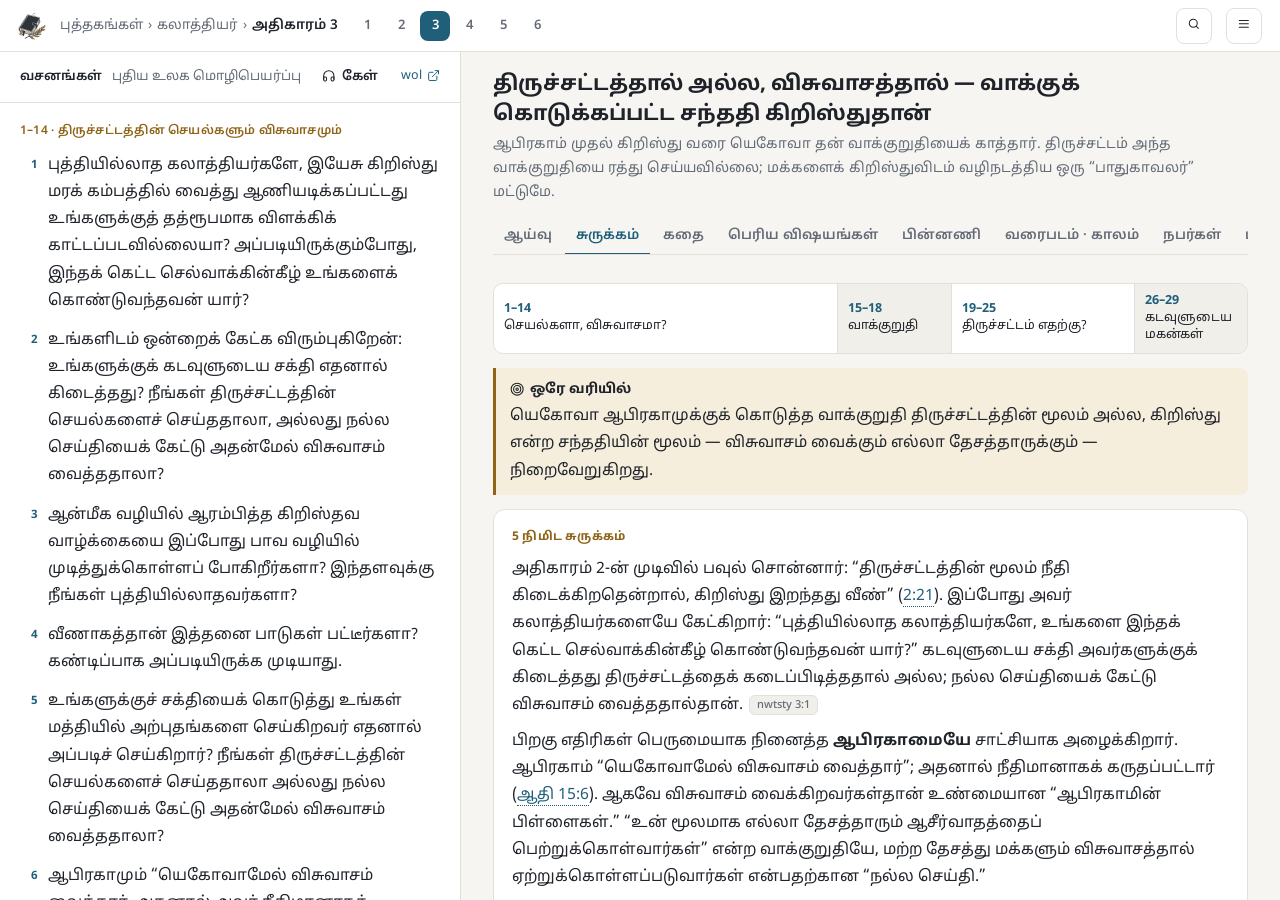
<file: books/galatians/3.html>
<!doctype html>
<html lang="ta">
<head>
<meta charset="utf-8">
<meta name="build" content="49483987ed">
<meta name="viewport" content="width=device-width,initial-scale=1">
<title>கலாத்தியர் 3 — ஆய்வு</title>
<link rel="icon" type="image/png" href="../../assets/brand/favicon-64.png">
<link rel="manifest" href="../../manifest.webmanifest">
<meta name="theme-color" content="#f6f5f2">
<link rel="apple-touch-icon" href="../../assets/brand/apple-touch-icon.png">
<link rel="icon" type="image/png" href="../../assets/brand/favicon-64.png">
<link rel="apple-touch-icon" href="../../assets/brand/apple-touch-icon.png">
<meta name="description" content="கலாத்தியர் அதிகாரம் 3 — வசனங்களோடு சேர்த்து: சுருக்கம், பவுலின் வாதம் கதையாக, வசனவாரியான ஆய்வு, ஆபிரகாமின் சந்ததி, 430 வருஷங்கள், திருச்சட்டம் என்ற பாதுகாவலர், காலவரிசை (jw.org ஆதாரங்களுடன்)">
<link rel="preconnect" href="https://fonts.googleapis.com"><link rel="preconnect" href="https://fonts.gstatic.com" crossorigin>
<link href="https://fonts.googleapis.com/css2?family=Noto+Sans+Tamil:wght@400;500;600;700&display=swap" rel="stylesheet">
<link rel="stylesheet" href="../../assets/style.css?v=ac786149">
<script src="../../assets/app.js?v=b1388565"></script>
</head>
<body class="app" data-book="48" data-chapter="3">
<header class="bar">
  <a class="brand" href="../../" aria-label="முகப்பு"><img src="../../assets/brand/logo-96.png" alt="" width="28" height="28"></a><nav class="crumbs"><a class="c-home" href="../../">புத்தகங்கள்</a><span class="sep c-home">›</span><a href="./">கலாத்தியர்</a><span class="sep">›</span><b><span class="c-long">அதிகாரம் </span>3</b></nav>
  <nav class="chsel" aria-label="அதிகாரங்கள்"><a href="1.html">1</a><a href="2.html">2</a><a class="on" href="3.html">3</a><a href="4.html">4</a><a href="5.html">5</a><a href="6.html">6</a></nav>
  <div class="spacer"></div>
  <button class="icon-btn" id="search-btn" aria-label="தேடு"><i data-i="search"></i></button><button class="icon-btn" id="reader-btn" aria-label="மெனு"><i data-i="menu"></i></button>
</header>

<div class="shell">
<aside class="verses" id="verses" data-parts='[[1,14,"திருச்சட்டத்தின் செயல்களும் விசுவாசமும்"],[15,18,"ஆபிரகாமுக்குத் திருச்சட்டத்தின் மூலம் வாக்குறுதி கொடுக்கப்படவில்லை"],[19,25,"திருச்சட்டத்தின் ஆரம்பமும் நோக்கமும்"],[26,29,"விசுவாசத்தால் கடவுளுடைய மகன்கள்"]]'>
  <div class="pane-head"><b>வசனங்கள்</b> <span class="ph-sub">புதிய உலக மொழிபெயர்ப்பு</span> <a href="https://wol.jw.org/ta/wol/b/r122/lp-tl/nwtsty/48/3" target="_blank" rel="noopener">wol <i data-i="ext"></i></a></div>
  <div id="vlist"><p class="muted" style="padding:16px 20px">ஏற்றுகிறது…</p></div>
</aside>

<main class="content">
<div class="chead">
  <h1>திருச்சட்டத்தால் அல்ல, விசுவாசத்தால் — வாக்குக் கொடுக்கப்பட்ட சந்ததி கிறிஸ்துதான்</h1>
  <p class="lead">ஆபிரகாம் முதல் கிறிஸ்து வரை யெகோவா தன் வாக்குறுதியைக் காத்தார். திருச்சட்டம் அந்த வாக்குறுதியை ரத்து செய்யவில்லை; மக்களைக் கிறிஸ்துவிடம் வழிநடத்திய ஒரு “பாதுகாவலர்” மட்டுமே.</p>
  <nav class="tabs" aria-label="பகுதிகள்">
    <button class="mob" data-v="verses"><i data-i="book"></i>வசனங்கள்</button>
    <button data-v="study">ஆய்வு</button>
    <button data-v="overview">சுருக்கம்</button>
    <button data-v="story">கதை</button>
    <button data-v="jehovah">பெரிய விஷயங்கள்</button>
    <button data-v="context">பின்னணி</button>
    <button data-v="map">வரைபடம் · காலம்</button>
    <button data-v="people">நபர்கள்</button>
    <button data-v="apply">பாடங்கள்</button>
  </nav>
</div>

<!-- ======================= OVERVIEW ======================= -->
<section class="view" data-view="overview">
<div class="structure" aria-label="அதிகார அமைப்பு">
  <button data-go="study" data-verse="1" style="flex:14"><b>1–14</b>செயல்களா, விசுவாசமா?</button>
  <button data-go="study" data-verse="15" style="flex:4"><b>15–18</b>வாக்குறுதி</button>
  <button data-go="study" data-verse="19" style="flex:7"><b>19–25</b>திருச்சட்டம் எதற்கு?</button>
  <button data-go="study" data-verse="26" style="flex:4"><b>26–29</b>கடவுளுடைய மகன்கள்</button>
</div>

<div class="callout gold"><b><i data-i="target"></i>ஒரே வரியில்</b>யெகோவா ஆபிரகாமுக்குக் கொடுத்த வாக்குறுதி திருச்சட்டத்தின் மூலம் அல்ல, கிறிஸ்து என்ற சந்ததியின் மூலம் — விசுவாசம் வைக்கும் எல்லா தேசத்தாருக்கும் — நிறைவேறுகிறது.</div>

<div class="card">
<span class="label">5 நிமிட சுருக்கம்</span>
<p>அதிகாரம் 2-ன் முடிவில் பவுல் சொன்னார்: “திருச்சட்டத்தின் மூலம் நீதி கிடைக்கிறதென்றால், கிறிஸ்து இறந்தது வீண்” (2:21). இப்போது அவர் கலாத்தியர்களையே கேட்கிறார்: “புத்தியில்லாத கலாத்தியர்களே, உங்களை இந்தக் கெட்ட செல்வாக்கின்கீழ் கொண்டுவந்தவன் யார்?” கடவுளுடைய சக்தி அவர்களுக்குக் கிடைத்தது திருச்சட்டத்தைக் கடைப்பிடித்ததால் அல்ல; நல்ல செய்தியைக் கேட்டு விசுவாசம் வைத்ததால்தான். <a class="src" data-src="nwtsty-48-3" href="https://wol.jw.org/en/wol/b/r1/lp-e/nwtsty/48/3">nwtsty 3:1</a></p>
<p>பிறகு எதிரிகள் பெருமையாக நினைத்த <b>ஆபிரகாமையே</b> சாட்சியாக அழைக்கிறார். ஆபிரகாம் “யெகோவாமேல் விசுவாசம் வைத்தார்”; அதனால் நீதிமானாகக் கருதப்பட்டார் (ஆதி 15:6). ஆகவே விசுவாசம் வைக்கிறவர்கள்தான் உண்மையான “ஆபிரகாமின் பிள்ளைகள்.” “உன் மூலமாக எல்லா தேசத்தாரும் ஆசீர்வாதத்தைப் பெற்றுக்கொள்வார்கள்” என்ற வாக்குறுதியே, மற்ற தேசத்து மக்களும் விசுவாசத்தால் ஏற்றுக்கொள்ளப்படுவார்கள் என்பதற்கான “நல்ல செய்தி.”</p>
<p>அடுத்து, எபிரெய வேதாகமத்திலிருந்து நான்கு வசனங்களை வரிசையாக வைக்கிறார்: திருச்சட்டத்தை முழுமையாகக் கடைப்பிடிக்காதவன் சபிக்கப்பட்டவன் (உபா 27:26); நீதிமான் விசுவாசத்தால் வாழ்வு பெறுவான் (ஆப 2:4); திருச்சட்டம் சொல்வது “செய்” என்பதுதான் (லேவி 18:5); மரக் கம்பத்தில் தொங்கவிடப்பட்டவன் சபிக்கப்பட்டவன் (உபா 21:23). முடிவு: கிறிஸ்து <b>நமக்குப் பதிலாகச் சாபமாகி</b>, விலைகொடுத்து வாங்கி, திருச்சட்டத்தின் சாபத்திலிருந்து விடுதலை செய்தார்.</p>
<p>ஆபிரகாமுக்குக் கொடுக்கப்பட்ட வாக்குறுதி “சந்ததிக்கு” — ஒருமையில் — கொடுக்கப்பட்டது; “அந்தச் சந்ததி கிறிஸ்துதான்.” <b>430 வருஷங்களுக்குப் பின்பு</b> வந்த திருச்சட்டம் அந்த ஒப்பந்தத்தை ரத்து செய்ய முடியாது. ஒப்பந்தம் கி.மு. 1943-ல் அமலுக்கு வந்தது; திருச்சட்டம் கி.மு. 1513-ல் கொடுக்கப்பட்டது. <a class="src" data-src="nwtsty-48-3" href="https://wol.jw.org/en/wol/b/r1/lp-e/nwtsty/48/3">nwtsty 3:17</a></p>
<p>அப்படியானால் திருச்சட்டம் எதற்கு? “குற்றங்களை வெளிப்படுத்துவதற்காக,” சந்ததி வரும்வரை மட்டும். அது ஒரு பிள்ளையைப் பள்ளிக்குக் கூட்டிக்கொண்டு போகும் <b>பாதுகாவலரைப் போல</b> மக்களைக் கிறிஸ்துவிடம் வழிநடத்தியது. இப்போது விசுவாசம் வந்துவிட்டது. கிறிஸ்துவுக்குள் ஞானஸ்நானம் பெற்றவர்கள் கடவுளுடைய மகன்கள்; அவர்களிடையே யூதன்–கிரேக்கன், அடிமை–சுதந்திரமானவன், ஆண்–பெண் என்ற வேறுபாடு இல்லை. கிறிஸ்துவுக்குச் சொந்தமானவர்கள் “உண்மையிலேயே ஆபிரகாமின் சந்ததி.”</p>
</div>

<h2><i data-i="list"></i>முக்கியக் குறிப்புகள்</h2>
<div class="grid2">
  <div class="card kp"><span class="num">01</span><div><h4>“கெட்ட செல்வாக்கு”</h4><p>கிரேக்கு <i>baskainō</i> — சில சமயம் “மாயம் செய்தல்.” இங்கே: மக்களைத் தவறாக வழிநடத்தும் கெட்ட செல்வாக்கு (3:1).</p></div></div>
  <div class="card kp"><span class="num">02</span><div><h4>அவர்களுடைய சொந்த அனுபவமே சான்று</h4><p>கடவுளுடைய சக்தியும் அற்புதங்களும் விசுவாசத்தால் வந்தன, திருச்சட்டத்தால் அல்ல (3:2-5).</p></div></div>
  <div class="card kp"><span class="num">03</span><div><h4>ஆபிரகாம் — விசுவாசத்தால் நீதிமான்</h4><p>ஆதி 15:6. விசுவாசம் வைக்கிறவர்கள்தான் ஆபிரகாமின் பிள்ளைகள் (3:6-9).</p></div></div>
  <div class="card kp"><span class="num">04</span><div><h4>நான்கு மேற்கோள்கள், ஒரே முடிவு</h4><p>உபா 27:26 · ஆப 2:4 · லேவி 18:5 · உபா 21:23 — திருச்சட்டம் சாபத்தைக் கொண்டுவந்தது; விசுவாசம் வாழ்வைக் கொடுக்கிறது (3:10-13).</p></div></div>
  <div class="card kp"><span class="num">05</span><div><h4>கிறிஸ்து நமக்காகச் சாபமானார்</h4><p>மரக் கம்பத்தில் இறந்து திருச்சட்டத்தின் சாபத்தைத் தன்மேல் ஏற்றுக்கொண்டார் (3:13, 14).</p></div></div>
  <div class="card kp"><span class="num">06</span><div><h4>“சந்ததி” — ஒருவர்: கிறிஸ்து</h4><p>“சந்ததிகளுக்கு” அல்ல, “உன் சந்ததிக்கு” (3:16). ஆதி 3:15 முதல் காத்திருந்த சந்ததி.</p></div></div>
  <div class="card kp"><span class="num">07</span><div><h4>430 வருஷங்கள்</h4><p>கி.மு. 1943 (ஒப்பந்தம்) → கி.மு. 1513 (திருச்சட்டம்). பைபிள் காலக்கணக்குக்கு முக்கியம் (3:17).</p></div></div>
  <div class="card kp"><span class="num">08</span><div><h4>திருச்சட்டம் — “சேர்க்கப்பட்டது,” தற்காலிகமானது</h4><p>குற்றங்களை வெளிப்படுத்த; தேவதூதர்கள் மூலம், மத்தியஸ்தர் மோசே மூலம் (3:19, 20).</p></div></div>
  <div class="card kp"><span class="num">09</span><div><h4>பாதுகாவலர் (<i>paidagōgos</i>)</h4><p>ஆசிரியர் அல்ல; பிள்ளையைக் காத்து ஆசிரியரிடம் அழைத்துப்போகிறவர் — கிறிஸ்துவிடம் (3:24, 25).</p></div></div>
  <div class="card kp"><span class="num">10</span><div><h4>எல்லாரும் ஒன்று, எல்லாரும் வாரிசுகள்</h4><p>யூதன்–கிரேக்கன், அடிமை–சுதந்திரமானவன், ஆண்–பெண் இல்லை; கிறிஸ்துவுக்குச் சொந்தமானவர்கள் ஆபிரகாமின் சந்ததி (3:28, 29).</p></div></div>
</div>

<div class="callout"><b><i data-i="bulb"></i>எப்படிப் படிக்கலாம்?</b>இந்த அதிகாரம் ஒரு வழக்கு மன்றத்தில் வாதிடுவது போல படிப்படியாகப் போகிறது. முதலில் <a href="#story" data-go="story">கதை</a> பகுதியில் வாதத்தின் வரிசையைப் பாருங்கள்; பிறகு <a href="#jehovah" data-go="jehovah">பெரிய விஷயங்கள்</a> பகுதியில், இந்த அதிகாரம் ஏதேன் முதல் இன்று வரையான பைபிளின் முக்கியச் செய்தியோடு எப்படி இணைகிறது என்று பாருங்கள்.</div>
</section>

<!-- ======================= STORY ======================= -->
<section class="view" data-view="story">

<div class="story">

<article class="st"><div class="st-head"><span class="q"></span><h3><span class="when">பின்னணி · 2:15-21</span>அதிகாரம் 3 எங்கிருந்து தொடர்கிறது?</h3></div><div class="st-body">
<p>அதிகாரம் 2-ல் பவுல், அந்தியோகியாவில் பேதுருவைத் திருத்தியதைச் சொன்னார். அதன் முடிவில் கடிதத்தின் முக்கியக் கருத்தைச் சொன்னார்: ஒருவர் நீதிமானாக ஏற்றுக்கொள்ளப்படுவது “திருச்சட்டத்தின் செயல்களால் அல்ல,” கிறிஸ்துவின் மேலுள்ள விசுவாசத்தால்தான் (2:16); திருச்சட்டத்தால் நீதி கிடைக்குமென்றால் “கிறிஸ்து இறந்தது வீண்” (2:21).</p>
<p>கலாத்தியர் சபைகளுக்குள் நுழைந்த “போலிச் சகோதரர்கள்” (2:4) வேறு மாதிரி சொன்னார்கள்: “ஆபிரகாமோடுதான் விருத்தசேதன ஒப்பந்தம் செய்யப்பட்டது (ஆதி 17:10). விருத்தசேதனம் செய்து, திருச்சட்டத்தைக் கடைப்பிடித்தால்தான் நீங்கள் ஆபிரகாமின் பிள்ளைகள்.” அதிகாரம் 3 இதற்கு நேரடியான பதில்.</p>
<div class="evidence"><span>ஆதாரம்:</span> <a class="src" data-src="nwtsty-48-3" href="https://wol.jw.org/en/wol/b/r1/lp-e/nwtsty/48/3">nwtsty 3:1, 7</a> <a class="src" data-src="si-48" href="https://wol.jw.org/ta/wol/d/r122/lp-tl/1101990109">si 219 ¶10</a></div>
</div></article>

<article class="st"><div class="st-head"><span class="q"></span><h3><span class="when">3:1</span>“புத்தியில்லாத கலாத்தியர்களே!” — ஏன் இவ்வளவு கடுமையாக?</h3></div><div class="st-body">
<p><b>பவுல் சொல்வது:</b> “இயேசு கிறிஸ்து மரக் கம்பத்தில் வைத்து ஆணியடிக்கப்பட்டது உங்கள் கண்முன் தத்ரூபமாக விளக்கிக் காட்டப்பட்டது. அப்படியிருக்கும்போது, உங்களை இந்தக் கெட்ட செல்வாக்கின்கீழ் கொண்டுவந்தவன் யார்?”</p>
<p><b>ஏன்:</b> “புத்தியில்லாத” (கிரேக்கு <i>anoētos</i>) என்பது அவர்களுக்கு அறிவு இல்லை என்ற அர்த்தம் அல்ல; தங்கள் சிந்திக்கும் திறனைப் பயன்படுத்த <i>விருப்பமில்லாமல்</i> இருப்பது. அவர்கள் திருச்சட்டத்தின் கண்டனத்திலிருந்து விடுதலை பெற்றிருந்தும், அவர்களைக் கண்டனம் மட்டுமே செய்யக்கூடிய ஒரு பழைய சட்டத்துக்குத் திரும்பிப் போய்க்கொண்டிருந்தார்கள் — இது பின்னோக்கிய ஒரு அடி.</p>
<p>“கெட்ட செல்வாக்கின்கீழ் கொண்டுவந்தவன்” என்பதற்கான கிரேக்க வினைச்சொல் <i>baskainō</i> — கிறிஸ்தவ கிரேக்க வேதாகமத்தில் இங்கே மட்டும். சில சமயம் “மாயம் செய்வது, மந்திரத்தால் கட்டிப்போடுவது” என்ற அர்த்தத்திலும் பயன்பட்டது. ஆனால் அதற்கு அடையாள அர்த்தமும் உண்டு; பவுல் அதைத் தவறாக வழிநடத்துவது, தவறான விதத்தில் செல்வாக்கு செலுத்துவது என்ற பரந்த அர்த்தத்தில் பயன்படுத்துகிறார். போலிப் போதகர்களின் செல்வாக்கு ஒரு மாய வலையைப் போல அவர்களைப் பிடித்திருந்தது என்று படம்பிடித்துக் காட்டுகிறார்.</p>
<div class="callout"><b><i data-i="eye"></i>“தத்ரூபமாக விளக்கிக் காட்டப்பட்டது”</b>பவுல் கலாத்தியாவில் பிரசங்கித்தபோது, மரக் கம்பத்தில் இறந்த கிறிஸ்துவை அவர்கள் கண்முன் நடந்ததுபோல் தெளிவாக விளக்கினார் (1கொ 1:23 இணைவசனம்). அந்தப் பலியின் மதிப்பைப் பார்த்தவர்கள் அதற்கு மேல் எதையும் சேர்க்கத் தேவையில்லை.</div>
<div class="evidence"><span>ஆதாரம்:</span> <a class="src" data-src="nwtsty-48-3" href="https://wol.jw.org/en/wol/b/r1/lp-e/nwtsty/48/3">nwtsty 3:1</a> <a class="src" data-src="mwb19-05" href="https://wol.jw.org/ta/wol/d/r122/lp-tl/202019199">mwb19.05 5-6</a></div>
<div class="reflect"><i data-i="help"></i><span>ஒரு கருத்து “நன்றாகத் தெரிகிறது” என்பதற்காக ஏற்றுக்கொள்கிறேனா, அல்லது என் சிந்திக்கும் திறனையும் வேதவசனங்களையும் பயன்படுத்தி ஆராய்கிறேனா?</span></div>
</div></article>

<article class="st"><div class="st-head"><span class="q"></span><h3><span class="when">3:2-5</span>“உங்களுக்குக் கடவுளுடைய சக்தி எதனால் கிடைத்தது?”</h3></div><div class="st-body">
<p><b>பவுல் சொல்வது:</b> “ஒரே ஒரு கேள்வி: நீங்கள் திருச்சட்டத்தின் செயல்களைச் செய்ததாலா, நல்ல செய்தியைக் கேட்டு விசுவாசம் வைத்ததாலா? ஆன்மீக வழியில் ஆரம்பித்த வாழ்க்கையை இப்போது பாவ வழியில் முடிக்கப் போகிறீர்களா? இத்தனை பாடுகள் வீணா? உங்கள் மத்தியில் அற்புதங்களைச் செய்கிறவர் எதனால் அப்படிச் செய்கிறார்?”</p>
<p><b>ஏன்:</b> இது வாதத்தின் முதல் சான்று — அவர்களுடைய சொந்த அனுபவம். அவர்கள் விருத்தசேதனம் செய்யாமலேயே, நல்ல செய்தியைக் கேட்டு விசுவாசம் வைத்தபோதே கடவுள் தன் சக்தியைக் கொடுத்தார்; அற்புதங்களும் நடந்தன. கடவுளுடைய அங்கீகாரம் ஏற்கெனவே கிடைத்திருக்கும்போது, அதை “சம்பாதிக்க” திருச்சட்டம் ஏன்? (யூத மதம் மாறாதவர்களுக்குக் கடவுள் சக்தி கொடுத்ததைப் பற்றி அப் 15:8, 12-லும் பேசப்பட்டது.)</p>
<p>“ஆன்மீக வழியில் ஆரம்பித்து” என்பது நேரடியாக “சக்தியில் ஆரம்பித்து”; “பாவ வழியில் முடிப்பது” நேரடியாக “சதையில் முழுமையாக்கப்படுவது.” கடவுளுடைய சக்தியால் வழிநடத்தப்படாத மனிதர்களின் செல்வாக்கு அவர்களுடைய ஆன்மீக வளர்ச்சியைத் தடுத்து, முடிவில்லாத வாழ்வின் நம்பிக்கையையே ஆபத்தில் தள்ளலாம் (6:8).</p>
<div class="evidence"><span>ஆதாரம்:</span> <a class="src" data-src="nwtsty-48-3" href="https://wol.jw.org/en/wol/b/r1/lp-e/nwtsty/48/3">nwtsty 3:3</a> <a class="src" data-src="w08-3-1" href="https://wol.jw.org/en/wol/d/r1/lp-e/2008167">w08 3/1 18</a></div>
<div class="reflect"><i data-i="help"></i><span>யெகோவா என் வாழ்க்கையில் ஏற்கெனவே செய்தவற்றை நினைத்துப் பார்ப்பது, சந்தேகம் வரும்போது எனக்கு எப்படி உதவும்?</span></div>
</div></article>

<article class="st"><div class="st-head"><span class="q"></span><h3><span class="when">3:6-9</span>ஆபிரகாமையே ஏன் சாட்சியாக அழைக்கிறார்?</h3></div><div class="st-body">
<figure><img src="../../assets/img/galatians/abraham-sarah.jpg" alt="ஊர் நகரத்திலிருந்து புறப்படத் தயாராகும் ஆபிரகாமும் சாராளும்" loading="lazy" width="1200" height="600"><figcaption>போக வேண்டிய இடம் தெரியாவிட்டாலும் ஆபிரகாம் யெகோவாமேல் நம்பிக்கை வைத்துப் புறப்பட்டார் (எபி 11:8). <a class="src" data-src="lfb-8" href="https://wol.jw.org/ta/wol/d/r122/lp-tl/1102016018">lfb பாடம் 8</a></figcaption></figure>
<p><b>பவுல் சொல்வது:</b> “ஆபிரகாமும் ‘யெகோவாமேல் விசுவாசம் வைத்தார், அதனால் அவர் நீதிமானாகக் கருதப்பட்டார்.’ ஆகவே விசுவாசத்தோடு வாழ்கிறவர்கள்தான் ஆபிரகாமின் பிள்ளைகள். ‘உன் மூலமாக எல்லா தேசத்தாரும் ஆசீர்வாதத்தைப் பெற்றுக்கொள்வார்கள்’ என்று வேதவசனம் முன்கூட்டியே ஆபிரகாமுக்கு நல்ல செய்தியைச் சொன்னது.”</p>
<p><b>ஏன்:</b> எதிரிகள், “ஆபிரகாமின் பிள்ளைகளாக வேண்டுமென்றால் திருச்சட்டம் வேண்டும்” என்றார்கள். பவுல் அவர்களுடைய சொந்த ஆயுதத்தையே பயன்படுத்துகிறார்: ஆபிரகாம் நீதிமானாகக் கருதப்பட்டது எதனால்? விசுவாசத்தால் (ஆதி 15:6). அப்போது திருச்சட்டமே இல்லை! ஆகவே உண்மையான “ஆபிரகாமின் பிள்ளைகள்,” அவரைப் போல விசுவாசம் காட்டுகிறவர்கள்தான். (இணைவசனம்: ரோ 4:11, 12 — ஆபிரகாம் விருத்தசேதனத்துக்கு முன்பே நீதிமானாகக் கருதப்பட்டார்.)</p>
<p>மேலும், ஆதி 12:3 வாக்குறுதி “எல்லா தேசத்தாரையும்” பற்றிப் பேசுகிறது. மற்ற தேசத்து மக்கள் விசுவாசத்தால் ஏற்றுக்கொள்ளப்படுவார்கள் என்பது புதிய யோசனை அல்ல; 1,900 வருஷங்களுக்கு முன்பே கடவுள் சொன்ன “நல்ல செய்தி.”</p>
<div class="callout ok"><b><i data-i="link"></i>எபிரெய வேதாகமத்தில் — ஆதி 15:6</b>ஆபிராமுக்குப் பிள்ளை இல்லாதபோது, யெகோவா அவரை வெளியே கூட்டிக்கொண்டு போய், “நட்சத்திரங்களை எண்ண முடிந்தால் எண்ணிப் பார்… உன் சந்ததியும் அப்படி ஏராளமாக இருக்கும்” என்றார் (ஆதி 15:5). அப்போது “யெகோவாமேல் ஆபிராம் விசுவாசம் வைத்தார். அதனால், அவர் ஆபிராமை நீதிமானாகக் கருதினார்.” இதே வசனம் ரோ 4:3-லும் யாக் 2:23-லும் மேற்கோள் காட்டப்பட்டுள்ளது. மூல எபிரெய வசனத்தில் கடவுளுடைய பெயர் இருப்பதால், கலா 3:6-லும் “யெகோவா” என்ற பெயர் பயன்படுத்தப்பட்டுள்ளது.</div>
<div class="evidence"><span>ஆதாரம்:</span> <a class="src" data-src="nwtsty-48-3" href="https://wol.jw.org/en/wol/b/r1/lp-e/nwtsty/48/3">nwtsty 3:6, 7</a> <a class="src" data-src="it-abraham" href="https://wol.jw.org/en/wol/d/r1/lp-e/1200000060">it-1 “Abraham”</a> <a class="src" data-src="w98-2-1" href="https://wol.jw.org/ta/wol/d/r122/lp-tl/1998084">w98 2/1 14</a></div>
<div class="reflect"><i data-i="help"></i><span>வழி முழுவதும் தெரியாதபோதும் யெகோவாவின் வாக்குறுதியை நம்பி நடக்க நான் தயாரா?</span></div>
</div></article>

<article class="st"><div class="st-head"><span class="q"></span><h3><span class="when">3:10-12</span>நான்கு வசனங்கள் — திருச்சட்டம் ஏன் “சாபத்தை” கொண்டுவந்தது?</h3></div><div class="st-body">
<p><b>பவுல் சொல்வது:</b> “திருச்சட்டத்தின் செயல்களை நம்பியிருக்கிறவர்கள் சாபத்துக்கு உட்பட்டவர்கள். ஏனென்றால், ‘திருச்சட்ட சுருளில் எழுதப்பட்ட அனைத்தையும் தொடர்ந்து கடைப்பிடிக்காத எல்லாரும் சபிக்கப்பட்டவர்கள்’ என்று எழுதப்பட்டிருக்கிறது. அதோடு, ‘விசுவாசத்தால் நீதிமான் வாழ்வு பெறுவான்.’ திருச்சட்டமோ, ‘அதிலுள்ள கட்டளைகளின்படி நடப்பவர்கள் அவற்றால் வாழ்வு பெறுவார்கள்’ என்றுதான் சொல்கிறது.”</p>
<p><b>ஏன் — எளிமையான கணக்கு:</b></p>
<ol class="chain">
  <li><div class="dot"><i data-i="scroll"></i></div><b>உபா 27:26 — “அனைத்தையும்”</b><span>ஏபால் மலையில் இஸ்ரவேலர் கேட்ட சாபங்களின் கடைசி வரி: “இந்தத் திருச்சட்ட வார்த்தைகளைக் கடைப்பிடிக்காதவன் சபிக்கப்பட்டவன்” — மக்கள் “ஆமென்!” என்றார்கள். திருச்சட்டத்தின்படி நடப்போம் என்று அவர்களே ஒப்புக்கொண்டிருந்தார்கள் (யாத் 24:3). ஆனால் அபூரண மனிதர்கள் யாராலும் “அனைத்தையும்” முழுமையாகக் கடைப்பிடிக்க முடியாது. ஆகவே ஆதாமின் பாவத்தோடு, திருச்சட்டத்தின் சாபமும் அவர்கள்மேல் இருந்தது.</span></li>
  <li><div class="dot"><i data-i="heart"></i></div><b>ஆப 2:4 — “விசுவாசத்தால்”</b><span>பாபிலோனியர் வருவதற்கு முன் ஆபகூக் தீர்க்கதரிசியிடம் யெகோவா சொன்னது: “உண்மையாக இருப்பதன் மூலம் நீதிமான் வாழ்வு பெறுவான்.” எபிரெய <i>ʼemunah</i> (“உண்மைத்தன்மை”) “விசுவாசம்” என்ற யோசனையோடு நெருங்கிய தொடர்புடையது; பவுல் செப்டுவஜின்ட்டின் <i>pistis</i> (“விசுவாசம்”) என்ற வார்த்தையை மேற்கோள் காட்டியிருக்கலாம். ஆக, திருச்சட்டம் இருந்த காலத்திலேயே, “வாழ்வு விசுவாசத்தால்” என்று வேதவசனமே சொன்னது. பவுல் இதை மூன்று கடிதங்களில் மேற்கோள் காட்டுகிறார் (ரோ 1:17; எபி 10:38).</span></li>
  <li><div class="dot"><i data-i="list"></i></div><b>லேவி 18:5 — “நடப்பவர்கள்”</b><span>“அவற்றின்படி நடப்பவர்கள் அவற்றால் வாழ்வு பெறுவார்கள். நான் யெகோவா.” திருச்சட்டம் பரிசுத்தமானது; அதை முழுமையாகக் கடைப்பிடிப்பவர் நிச்சயம் வாழ்வு பெறுவார். ஆனால் அதன் அடிப்படை “செய்” என்பது, “நம்பு” என்பது அல்ல. அபூரணர்கள் அதை முழுமையாகச் “செய்ய” முடியாததால், அது வாழ்வுக்குப் பதிலாக எல்லாரையும் பாவிகளாகக் காட்டியது.</span></li>
</ol>
<div class="callout gold"><b><i data-i="key"></i>முடிவு</b>திருச்சட்டம் கெட்டது அல்ல — அது பரிபூரணமானது. பிரச்சினை மனிதர்களிடம்தான். ஆகவே “ஒருவனும் திருச்சட்டத்தின் மூலம் கடவுளுக்கு முன்னால் நீதிமானாக ஏற்றுக்கொள்ளப்படுவதில்லை” (3:11). வாழ்வுக்கு ஒரே வழி: விசுவாசம்.</div>
<div class="evidence"><span>ஆதாரம்:</span> <a class="src" data-src="nwtsty-48-3" href="https://wol.jw.org/en/wol/b/r1/lp-e/nwtsty/48/3">nwtsty 3:10, 11</a> <a class="src" data-src="it-life" href="https://wol.jw.org/en/wol/d/r1/lp-e/1200002739">it-2 “Life”</a> <a class="src" data-src="jd-14" href="https://wol.jw.org/en/wol/d/r1/lp-e/1102006157">jd 187</a> <a class="src" data-src="it-torture-stake" href="https://wol.jw.org/en/wol/d/r1/lp-e/1200004456">it-2 “Torture Stake”</a></div>
</div></article>

<article class="st"><div class="st-head"><span class="q"></span><h3><span class="when">3:13-14</span>“கிறிஸ்து நமக்குப் பதிலாகச் சாபமானார்” — எப்படி?</h3></div><div class="st-body">
<p><b>பவுல் சொல்வது:</b> “‘மரக் கம்பத்தில் தொங்கவிடப்பட்ட எவனும் சபிக்கப்பட்டவன்’ என்று எழுதப்பட்டிருப்பதால், கிறிஸ்து நமக்குப் பதிலாகச் சாபமாகி, நம்மை விலைகொடுத்து வாங்குவதன் மூலம் திருச்சட்டத்தின் சாபத்திலிருந்து விடுதலை செய்தார். ஆபிரகாமுக்குக் கிடைத்த ஆசீர்வாதம் மற்ற தேசத்து மக்களுக்கும் கிடைக்கவும், வாக்குக் கொடுக்கப்பட்ட சக்தியை நாம் விசுவாசத்தால் பெறவும்தான் அப்படிச் செய்தார்.”</p>
<p><b>ஏன் — உபா 21:22, 23:</b> திருச்சட்டத்தின்படி, மரண தண்டனை பெற்ற ஒருவனின் உடல் சில சமயம் மரக் கம்பத்தில் தொங்கவிடப்பட்டது; அவன் “கடவுளால் சபிக்கப்பட்டவன்” என்று அது காட்டியது. யூதர்கள்மேல் இருந்த சாபத்தை நீக்க, இயேசு சபிக்கப்பட்ட ஒரு குற்றவாளியைப் போல மரக் கம்பத்தில் தொங்கவிடப்பட வேண்டியிருந்தது. அவர் பாவமே செய்யாதவர்; ஆனாலும் திருச்சட்டம் விதித்த சாபத்தின் முழு பாரத்தையும் தன்மேல் ஏற்றுக்கொண்டார். அவரை மேசியாவாக ஏற்றுக்கொண்ட எந்த யூதரும் அந்தச் சாபத்திலிருந்து விடுதலை பெற முடிந்தது.</p>
<p>“விலைகொடுத்து வாங்குவதன் மூலம் விடுதலை” — இது மீட்புவிலை. அந்த விலை அவருடைய விலைமதிப்புள்ள இரத்தம் (1கொ 7:23; மத் 26:27, 28 இணைவசனங்கள்). இந்தத் தடை நீங்கியதால், ஆபிரகாமுக்குக் கொடுத்த ஆசீர்வாதம் யூதர்களுக்கும் மற்ற தேசத்து மக்களுக்கும் திறந்தது.</p>
<div class="callout ok"><b><i data-i="refresh"></i>பவுலுக்கு இது தனிப்பட்ட விஷயம்</b>“மரக் கம்பத்தில் தொங்கவிடப்பட்டவன் சபிக்கப்பட்டவன்” என்ற இதே வசனத்தால்தான் சவுல் ஒரு காலத்தில் இயேசு மேசியாவாக இருக்க முடியாது என்று நினைத்தார் (அதிகாரம் 1 பார்க்க). இப்போது அதே வசனம் மீட்புவிலையின் ஆழத்தைக் காட்டுகிறது. இயேசுவே நிக்கொதேமுவிடம், வனாந்தரத்தில் கம்பத்தில் வைக்கப்பட்ட செம்புப் பாம்பைப் போல “மனிதகுமாரனும் உயர்த்தப்பட வேண்டும்” என்று சொல்லியிருந்தார் (யோவா 3:14; எண் 21:8, 9). பவுலின் வார்த்தைகள் அதை எதிரொலிக்கலாம்.</div>
<div class="evidence"><span>ஆதாரம்:</span> <a class="src" data-src="nwtsty-48-3" href="https://wol.jw.org/en/wol/b/r1/lp-e/nwtsty/48/3">nwtsty 3:13</a> <a class="src" data-src="it-curse" href="https://wol.jw.org/en/wol/d/r1/lp-e/1200001088">it-1 “Curse”</a> <a class="src" data-src="it-impartiality" href="https://wol.jw.org/en/wol/d/r1/lp-e/1200002160">it-1 “Impartiality”</a> <a class="src" data-src="w99-6-15" href="https://wol.jw.org/ta/wol/d/r122/lp-tl/1999448">w99 6/15</a></div>
<div class="reflect"><i data-i="help"></i><span>இயேசு எனக்காக “சாபமானார்” என்பதை நினைக்கும்போது, மீட்புவிலையை நான் எவ்வளவு தனிப்பட்ட விதத்தில் மதிக்கிறேன்?</span></div>
</div></article>

<article class="st"><div class="st-head"><span class="q"></span><h3><span class="when">3:15-18</span>ஒப்பந்தம், “சந்ததி,” 430 வருஷங்கள் — பவுல் என்ன நிரூபிக்கிறார்?</h3></div><div class="st-body">
<p><b>பவுல் சொல்வது:</b> “உலக வழக்கிலிருந்து ஒரு உதாரணம்: ஒரு மனிதன் உறுதி செய்த ஒப்பந்தத்தைக்கூட யாரும் செல்லாததாக்கவோ அதோடு எதையும் சேர்க்கவோ முடியாது. ஆபிரகாமுக்கும் அவருடைய சந்ததிக்கும் வாக்குறுதிகள் கொடுக்கப்பட்டன. ‘சந்ததிகளுக்கு’ என்று பலரைப் பற்றி அல்ல, ‘உன் சந்ததிக்கு’ என்று ஒருவரைப் பற்றி — அந்தச் சந்ததி கிறிஸ்துதான். 430 வருஷங்களுக்குப் பின்பு வந்த திருச்சட்டம் அந்த ஒப்பந்தத்தை ரத்து செய்யாது.”</p>
<p><b>ஏன் — மூன்று படிகள்:</b></p>
<p><b>(1) ஒப்பந்தம் மாறாது.</b> மனிதர்கள் செய்யும் ஒப்பந்தமே பின்னால் மாற்றப்படக் கூடாது என்றால், யெகோவா செய்த ஒப்பந்தம் எவ்வளவு உறுதியானது!</p>
<p><b>(2) வாக்குறுதி ஒருவருக்கு — கிறிஸ்து.</b> எபிரெய, கிரேக்கச் சொல் (“சந்ததி”) ஒருமை; பொதுவாக அது பலரைக் கூட்டாகக் குறிக்கும். ஆனால் எல்லா குடும்பங்களுக்கும் ஆசீர்வாதம் கொண்டுவரும் சந்ததி ஆபிரகாமின் எல்லா வம்சத்தாரும் அல்ல — இஸ்மவேலின் வம்சமோ கேத்தூராளின் மகன்களின் வம்சமோ மனிதகுலத்தை ஆசீர்வதிக்கப் பயன்படுத்தப்படவில்லை. வம்சம் படிப்படியாகக் குறுகியது: ஈசாக்கு → யாக்கோபு → யூதா → தாவீது → இயேசு. முதல் நூற்றாண்டு யூதர்களும் <i>ஒருவரைத்தான்</i> மேசியாவாக எதிர்பார்த்தார்கள் (லூக் 3:15; யோவா 7:41, 42).</p>
<p><b>(3) காலவரிசை பேசுகிறது.</b> ஆபிரகாம் கானானுக்குப் போகும் வழியில் யூப்ரடீஸ் ஆற்றைக் கடந்தபோது, கி.மு. 1943-ல் ஒப்பந்தம் அமலுக்கு வந்ததாகத் தெரிகிறது — பிற்பாடு நிசான் என்று அழைக்கப்பட்ட மாதத்தின் 14-ம் நாளில். “அந்த 430 வருஷங்கள் முடிந்த நாளில்தான்” (யாத் 12:41) கி.மு. 1513-ல் யெகோவா தன் மக்களை எகிப்திலிருந்து விடுதலை செய்தார்; அதே வருஷம் சீனாய் மலையில் திருச்சட்ட ஒப்பந்தம். பின்னால் வந்தது முன்னால் வந்ததை ரத்து செய்ய முடியாது. ஆகவே ஆஸ்தி “வாக்குறுதியின் அடிப்படையில்” கிடைக்கிறது, திருச்சட்டத்தின் அடிப்படையில் அல்ல (3:18).</p>
<div class="callout gold"><b><i data-i="hourglass"></i>“பைபிள் காலக்கணக்கில் முக்கியம்”</b>இரண்டு ஒப்பந்தங்களுக்கும் இடையில் 430 வருஷங்கள் என்று கலாத்தியர் குறிப்பிடுவது பைபிள் காலக்கணக்குக்கு முக்கியமானது என்று “வேதாகமம் முழுவதும்” புத்தகம் சொல்கிறது. <a class="src" data-src="si-48" href="https://wol.jw.org/ta/wol/d/r122/lp-tl/1101990109">si 220 ¶16</a> <a class="src" data-src="si-study3" href="https://wol.jw.org/ta/wol/d/r122/lp-tl/1101990130">si 294-295</a> · <a href="#map" data-go="map">காலவரிசையைப் பார்க்க</a></div>
<div class="evidence"><span>ஆதாரம்:</span> <a class="src" data-src="nwtsty-48-3" href="https://wol.jw.org/en/wol/b/r1/lp-e/nwtsty/48/3">nwtsty 3:15-17</a> <a class="src" data-src="it-seed" href="https://wol.jw.org/en/wol/d/r1/lp-e/1200003881">it-2 “Seed”</a> <a class="src" data-src="it-covenant" href="https://wol.jw.org/en/wol/d/r1/lp-e/1200001054">it-1 “Covenant”</a></div>
<div class="reflect"><i data-i="help"></i><span>430 வருஷம் கழித்து “அதே நாளில்” வாக்குறுதியை நிறைவேற்றிய யெகோவா, எனக்குக் கொடுத்த வாக்குறுதிகளை மறந்துவிடுவாரா?</span></div>
</div></article>

<article class="st"><div class="st-head"><span class="q"></span><h3><span class="when">3:19-22</span>“அப்படியானால், திருச்சட்டம் எதற்கு?”</h3></div><div class="st-body">
<p><b>பவுல் சொல்வது:</b> “வாக்குறுதி கொடுக்கப்பட்ட சந்ததி வரும்வரை குற்றங்களை வெளிப்படுத்துவதற்காக அது சேர்க்கப்பட்டது. தேவதூதர்களைக் கொண்டு ஒரு மத்தியஸ்தர் மூலம் அது கொடுக்கப்பட்டது… திருச்சட்டம் கடவுளுடைய வாக்குறுதிகளுக்கு எதிரானதா? இல்லவே இல்லை! … வேதவசனம் எல்லாரையும் பாவத்தின் சிறையில் அடைத்திருக்கிறது.”</p>
<p><b>ஏன் இந்தக் கேள்வி:</b> “திருச்சட்டம் நீதியைத் தராதென்றால், யெகோவா ஏன் அதைக் கொடுத்தார்?” என்று யாராவது கேட்பார்கள் என்று பவுலுக்குத் தெரியும். அவருடைய பதில்:</p>
<ul>
<li><b>“சேர்க்கப்பட்டது”</b> — வாக்குறுதியோடு ஒப்பிடும்போது தற்காலிகமானது; “வரும்வரை” மட்டுமே.</li>
<li><b>“குற்றங்களை வெளிப்படுத்த”</b> — பாவம் எவ்வளவு பரந்தது என்பதை அது தெளிவாகப் பட்டியலிட்டது. அதன் பலிகள் மக்கள் பாவிகள் என்பதைத் திரும்பத் திரும்ப நினைப்பூட்டின (எபி 10:1-4). பரிபூரண பலி ஒன்று தேவை என்பதை அது காட்டியது.</li>
<li><b>“தேவதூதர்களைக் கொண்டு”</b> — எபிரெய வேதாகமம் இதை நேரடியாகச் சொல்லவில்லை; ஆனால் அப் 7:53, எபி 2:2 இதை உறுதிப்படுத்துகின்றன. யெகோவாவின் பிரதிநிதிகளாகத் தேவதூதர்கள் மோசேயிடம் பேசினார்கள் என்று தெரிகிறது. ஆனாலும் சட்டத்தைக் கொடுத்தவர் யெகோவாதான்.</li>
<li><b>“மத்தியஸ்தர்”</b> — மோசே. இரண்டு தரப்புக்கு இடையில் நிற்பவர். திருச்சட்ட ஒப்பந்தத்தில் இரண்டு தரப்பு: யெகோவாவும் இஸ்ரவேலும்; மக்கள் “யெகோவா சொன்ன எல்லாவற்றையும் நாங்கள் செய்வோம்” என்று வாக்குக் கொடுத்தார்கள் (யாத் 24:3, 7). ஆபிரகாமுடைய ஒப்பந்தமோ ஒரே தரப்பு வாக்குறுதி — நிறைவேற்றும் பொறுப்பு யெகோவாவுக்கு மட்டுமே. அதனால்தான் “கடவுள் ஒருவர்தான் செயல்பட்டார்” (3:20; ஒப்பிட்டுப் பார்க்க: உபா 6:4).</li>
<li><b>“பாவத்தின் சிறை”</b> — கிரேக்கச் சொல் வலைக்குள் மீன்களைச் சுற்றி அடைப்பதுபோல “ஒட்டுமொத்தமாக அடைத்தல்” (லூக் 5:6). தப்பிக்க வழியே இல்லை — கிறிஸ்துவைத் தவிர.</li>
</ul>
<div class="evidence"><span>ஆதாரம்:</span> <a class="src" data-src="nwtsty-48-3" href="https://wol.jw.org/en/wol/b/r1/lp-e/nwtsty/48/3">nwtsty 3:19, 20, 22</a> <a class="src" data-src="cl-19" href="https://wol.jw.org/ta/wol/d/r122/lp-tl/1102002043">cl 193 ¶10</a> <a class="src" data-src="w90-2-1" href="https://wol.jw.org/ta/wol/d/r122/lp-tl/1989083">w90 2/1 (ஆங். w89 2/1) 13</a> <a class="src" data-src="it-covenant" href="https://wol.jw.org/en/wol/d/r1/lp-e/1200001054">it-1 “Covenant”</a></div>
</div></article>

<article class="st"><div class="st-head"><span class="q"></span><h3><span class="when">3:23-25</span>திருச்சட்டம் — ஒரு “பாதுகாவலர்”</h3></div><div class="st-body">
<figure><img src="../../assets/img/galatians/guardian.jpg" alt="ஒரு சிறுவனோடு சந்தை வழியாக நடந்துபோகும் பாதுகாவலர்" loading="lazy" width="1400" height="1106"><figcaption><b>பாதுகாவலர் (<i>paidagōgos</i>)</b>வசதியான கிரேக்க-ரோம குடும்பங்களில், பொதுவாக ஒரு அடிமை சுமார் 6-7 வயதிலிருந்து வாலிப வயது வரை சிறுவனோடு வெளியே எல்லா இடங்களுக்கும் போனார்; ஆபத்திலிருந்து காத்தார், நடத்தையைக் கவனித்தார், திருத்தினார், கண்டித்தார். <a class="src" data-src="media-guardian" href="https://wol.jw.org/en/wol/gallery/r1/lp-e/nwtsty/48/1001072247">nwtsty மீடியா</a></figcaption></figure>
<p><b>பவுல் சொல்வது:</b> “விசுவாசம் வருவதற்கு முன்னால், நாம் திருச்சட்டத்தின் காவலில் இருந்தோம். விசுவாசத்தால் நாம் நீதிமான்களாக ஏற்றுக்கொள்ளப்படுவதற்காகத் திருச்சட்டம் நம்மைக் கிறிஸ்துவிடம் வழிநடத்துகிற பாதுகாவலராக இருந்தது. இப்போது விசுவாசம் வந்துவிட்டதால் நாம் இனி அந்தப் பாதுகாவலரின்கீழ் இல்லை.”</p>
<p><b>ஏன் இந்த உவமை:</b> <i>paidagōgos</i> என்றால் நேரடியாக “பிள்ளையை வழிநடத்துகிறவர்.” அவர் ஆசிரியர் அல்ல; பிள்ளையைப் பாதுகாத்து, குடும்பத்தின் தராதரங்களின்படி நடக்க உதவி, தேவைப்பட்டால் கண்டித்து, <i>ஆசிரியரிடம் அழைத்துப்போகிறவர்</i>. திருச்சட்டமும் அப்படியே: இஸ்ரவேலரைப் பொய் வணக்கத்திலிருந்து காத்தது, கடவுளுடைய உயர்ந்த தராதரங்களைக் காட்டியது, அவர்களுடைய குறைகளை நினைப்பூட்டியது. மனத்தாழ்மையுள்ளவர்கள், “எங்களுக்கு மேசியா தேவை” என்று புரிந்துகொண்டார்கள் (அப் 4:12).</p>
<p>பிள்ளை வளர்ந்த பிறகு பாதுகாவலர் தேவையில்லை. அதுபோல, திருச்சட்டத்தை முழுமையாகக் கடைப்பிடித்த ஒரே மனிதரான இயேசு வந்துவிட்டார்; அவரை அடிப்படையாகக் கொண்ட “விசுவாசம்” வந்துவிட்டது. ஆகவே பாதுகாவலரிடம் திரும்பிப் போவது — கலாத்தியர்கள் செய்ய நினைத்தது — அர்த்தமற்றது.</p>
<div class="evidence"><span>ஆதாரம்:</span> <a class="src" data-src="nwtsty-48-3" href="https://wol.jw.org/en/wol/b/r1/lp-e/nwtsty/48/3">nwtsty 3:24, 25</a> <a class="src" data-src="w03-3-15" href="https://wol.jw.org/ta/wol/d/r122/lp-tl/2003205">w03 3/15 21</a> <a class="src" data-src="w02-6-1" href="https://wol.jw.org/ta/wol/d/r122/lp-tl/2002403">w02 6/1 15</a> <a class="src" data-src="w08-3-1" href="https://wol.jw.org/en/wol/d/r1/lp-e/2008167">w08 3/1 18-21</a></div>
<div class="reflect"><i data-i="help"></i><span>என் குறைகளை எனக்குக் காட்டும் ஆலோசனையை, கிறிஸ்துவிடம் நெருங்க உதவும் “பாதுகாவலராக” நான் பார்க்கிறேனா?</span></div>
</div></article>

<article class="st"><div class="st-head"><span class="q"></span><h3><span class="when">3:26-29</span>“நீங்கள் எல்லாரும் ஒன்றாயிருக்கிறீர்கள்”</h3></div><div class="st-body">
<p><b>பவுல் சொல்வது:</b> “கிறிஸ்து இயேசுவின்மேல் வைத்திருக்கிற விசுவாசத்தால் நீங்கள் எல்லாரும் கடவுளுடைய மகன்கள். கிறிஸ்துவுக்குள் ஞானஸ்நானம் பெற்ற நீங்கள் கிறிஸ்துவை அணிந்திருக்கிறீர்கள். இனி யூதன் என்றோ கிரேக்கன் என்றோ, அடிமை என்றோ சுதந்திரமானவன் என்றோ, ஆண் என்றோ பெண் என்றோ இல்லை. நீங்கள் கிறிஸ்துவுக்குச் சொந்தமானவர்கள் என்றால், உண்மையிலேயே ஆபிரகாமின் சந்ததி, வாக்குறுதியின்படி வாரிசுகள்.”</p>
<p><b>ஏன் — வாதத்தின் உச்சம்:</b> எதிரிகள் “ஆபிரகாமின் பிள்ளைகள் ஆக திருச்சட்டம் வேண்டும்” என்று ஆரம்பித்தார்கள். பவுல் முடிக்கிறார்: <i>கிறிஸ்துவுக்குச் சொந்தமானவர்களே</i> ஆபிரகாமின் சந்ததி. இனப் பிறப்பு அல்ல; கடவுளுடைய பார்வையில் தேசம், சமூக நிலை, ஆண்-பெண் என்ற அடிப்படையில் ஆன்மீக வேறுபாடு இல்லை. யூதர்கள், கிரேக்கர்கள், ரோமர்கள், உள்ளூர் மக்கள் கலந்திருந்த கலாத்தியா சபைகளுக்கு இது மிகப் பொருத்தமான செய்தி.</p>
<p>“கிறிஸ்துவுக்குள் ஞானஸ்நானம்” — அபிஷேகம் செய்யப்பட்டவர்கள் கிறிஸ்துவோடு மிக நெருக்கமாக ஒன்றுபட்டு, அவருடைய “உடலாக” ஆகிறார்கள் (1கொ 12:13, 27). “கிறிஸ்துவை அணிந்திருப்பது” — சிந்தனையிலும் உணர்ச்சியிலும் செயலிலும் அவரைப் போல ஆவது (அடிக்குறிப்பு: “கிறிஸ்துவின் குணங்களைப் பின்பற்றுகிறீர்கள்”).</p>
<div class="evidence"><span>ஆதாரம்:</span> <a class="src" data-src="nwtsty-48-3" href="https://wol.jw.org/en/wol/b/r1/lp-e/nwtsty/48/3">nwtsty 3:27-29</a> <a class="src" data-src="w26-02-13" href="https://wol.jw.org/ta/wol/d/r122/lp-tl/2026282">w26.02 13</a> <a class="src" data-src="w22-07-16" href="https://wol.jw.org/ta/wol/d/r122/lp-tl/2022485">w22.07 16 ¶9</a></div>
<div class="reflect"><i data-i="help"></i><span>வேறு இனம், மொழி, வசதி உள்ள சகோதர சகோதரிகளை நான் உண்மையிலேயே “ஒன்றாக” பார்க்கிறேனா?</span></div>
</div></article>

<article class="st"><div class="st-head"><span class="q"></span><h3><span class="when">முழு அதிகாரம்</span>அப்படியென்றால், பவுலின் வாதம் என்ன?</h3></div><div class="st-body">
<ol class="chain">
  <li><div class="dot"><i data-i="alert"></i></div><b>பிரச்சினை</b><span>“ஆபிரகாமின் பிள்ளைகள் ஆக, விருத்தசேதனமும் திருச்சட்டமும் வேண்டும்.”</span></li>
  <li><div class="dot"><i data-i="eye"></i></div><b>சான்று 1 — உங்கள் அனுபவம் (3:1-5)</b><span>கடவுளுடைய சக்தி விசுவாசத்தால் வந்தது, திருச்சட்டத்தால் அல்ல.</span></li>
  <li><div class="dot"><i data-i="user"></i></div><b>சான்று 2 — ஆபிரகாம் (3:6-9)</b><span>அவரே விசுவாசத்தால் நீதிமான்; வாக்குறுதி எல்லா தேசத்தாருக்கும்.</span></li>
  <li><div class="dot"><i data-i="scroll"></i></div><b>சான்று 3 — வேதவசனம் (3:10-14)</b><span>திருச்சட்டம் சாபம் தந்தது; விசுவாசம் வாழ்வு தருகிறது; கிறிஸ்து சாபத்தை நீக்கினார்.</span></li>
  <li><div class="dot"><i data-i="hourglass"></i></div><b>சான்று 4 — ஒப்பந்தமும் காலமும் (3:15-18)</b><span>வாக்குறுதி சந்ததிக்கு — கிறிஸ்துவுக்கு; 430 வருஷம் பின் வந்த திருச்சட்டம் அதை ரத்து செய்யாது.</span></li>
  <li><div class="dot"><i data-i="shield"></i></div><b>திருச்சட்டத்தின் இடம் (3:19-25)</b><span>குற்றங்களை வெளிப்படுத்திய, கிறிஸ்துவிடம் வழிநடத்திய தற்காலிகப் பாதுகாவலர்.</span></li>
  <li class="here"><div class="dot"><i data-i="target"></i></div><b>முடிவு (3:26-29)</b><span>கிறிஸ்துவுக்குச் சொந்தமானவர்களே ஆபிரகாமின் சந்ததி, வாரிசுகள் — வேறுபாடு இல்லாமல். (அடுத்த அதிகாரத்தில்: “அடிமைகள் அல்ல, மகன்கள்” — 4:1-7.)</span></li>
</ol>
<div class="evidence"><span>ஆதாரம்:</span> <a class="src" data-src="si-48" href="https://wol.jw.org/ta/wol/d/r122/lp-tl/1101990109">si 219 ¶10</a> <a class="src" data-src="w08-highlights" href="https://wol.jw.org/en/wol/d/r1/lp-e/2008607">w08 Highlights</a></div>
</div></article>

</div>
</section>

<!-- ======================= VERSE STUDY ======================= -->
<section class="view" data-view="study">
<p class="intro">இடது பக்கத்தில் ஒரு வசனத்தைத் தொட்டால் அதன் விளக்கம் இங்கே திறக்கும். <button class="icon-btn" id="expand-all"><i data-i="list"></i><span>அனைத்தையும் திற</span></button></p>
<div class="part" id="v1"><small>பகுதி 1</small>திருச்சட்டத்தின் செயல்களும் விசுவாசமும் (1–14)</div>

<details class="vs"><summary><span class="vref">3:1</span><span class="vtitle">“புத்தியில்லாத கலாத்தியர்களே” · “கெட்ட செல்வாக்கு”</span></summary><div class="vbody">
<div class="greek"><span class="gw">anoētos — அனோயேட்டோஸ்</span> · “புத்தியில்லாத.” அறிவுக் குறைவு அல்ல; ஒரு அகராதியின்படி, “புரிந்துகொள்ளத் தன் மனத் திறன்களைப் பயன்படுத்த விருப்பமில்லாமல் இருப்பது.” <a class="src" data-src="nwtsty-48-3" href="https://wol.jw.org/en/wol/b/r1/lp-e/nwtsty/48/3">nwtsty 3:1</a></div>
<div class="greek"><span class="gw">baskainō — பாஸ்கைனோ</span> · “கெட்ட செல்வாக்கின்கீழ் கொண்டுவருதல்.” கிறிஸ்தவ கிரேக்க வேதாகமத்தில் இங்கே மட்டும். சில சமயம் “மாயம் செய்தல், மந்திரத்தால் கட்டுதல்” என்ற அர்த்தத்தில் பயன்பட்டது; அதனால் பல ஆங்கில பைபிள்கள் “bewitched” என்கின்றன. ஆனால் பழங்கால கிரேக்கில் அதற்கு அடையாள அர்த்தமும் இருந்தது; எப்போதும் மாய சக்தியைக் குறிக்கவில்லை. பவுல் அதை, மற்றவர்களைத் தவறான வழியில் இழுத்து, தவறாகச் செல்வாக்கு செலுத்துவது என்ற பரந்த அர்த்தத்தில் பயன்படுத்துகிறார். <a class="src" data-src="nwtsty-48-3" href="https://wol.jw.org/en/wol/b/r1/lp-e/nwtsty/48/3">nwtsty 3:1</a></div>
<h4>“கலாத்தியர்களே” — யார்?</h4>
<ul>
<li>பவுல் பிரசங்கித்த தெற்குக் கலாத்தியா சபைகளின் கிறிஸ்தவர்கள் என்று தெரிகிறது.</li>
<li>“புத்தியில்லாத” என்ற வார்த்தையை வைத்து, வடக்குப் பகுதியின் கெல்டிக் இன மக்களுக்குத்தான் இது எழுதப்பட்டது என்று சிலர் வாதாடுகிறார்கள். ஆனால் அது சரியல்ல: திருச்சட்டத்தால்தான் நீதிமான்களாக முடியும் என்ற யூத மதவாதிகளைப் பின்பற்றியவர்களைத்தான் பவுல் அப்படிச் சொன்னார் (2:15–3:14; 4:9, 10). <a class="src" data-src="mwb19-05" href="https://wol.jw.org/ta/wol/d/r122/lp-tl/202019199">mwb19.05 5-6</a></li>
</ul>
<h4>“மரக் கம்பத்தில் வைத்து ஆணியடிக்கப்பட்டது… தத்ரூபமாக”</h4>
<p>இயேசுவின் மரணத்தை அவர்கள் கண்முன் நடந்ததுபோல் பவுல் விளக்கியிருந்தார். “மரக் கம்பம்” — கிறிஸ்து ஒரு நேரான கம்பத்தில் இறந்தார்; சிலுவையில் அல்ல. <a class="src" data-src="it-torture-stake" href="https://wol.jw.org/en/wol/d/r1/lp-e/1200004456">it-2 “Torture Stake”</a></p>
<h4>இணைவசனங்கள்</h4>
<ul><li>5:7 — “சரியாக ஓடிக்கொண்டிருந்தீர்களே; சத்தியத்தின்படி நடக்காதபடி உங்களைத் தடுத்தது யார்?” · 1கொ 1:23 — “மரக் கம்பத்தில் அறையப்பட்ட கிறிஸ்துவைப் பற்றிப் பிரசங்கிக்கிறோம்.”</li></ul>
<div class="callout"><b><i data-i="bulb"></i>பாடம்</b>மாயமோ மந்திரமோ இல்லாமலேயே, ஒருவருடைய பேச்சு நம் சிந்தனையை “கட்டிப்போட” முடியும். கேட்பதையெல்லாம் வேதவசனங்களோடு ஒப்பிட்டுப் பார்ப்பதே பாதுகாப்பு (அப் 17:11).</div>
</div></details>

<details class="vs"><summary><span class="vref">3:2–5</span><span class="vtitle">சக்தி எதனால்? · “ஆன்மீக வழியில் ஆரம்பித்து…”</span></summary><div class="vbody">
<ul>
<li><b>3:2 “கேட்க விரும்புகிறேன்”</b> — நேரடியாக “உங்களிடமிருந்து கற்றுக்கொள்ள விரும்புகிறேன்” (அடிக்குறிப்பு). ஒரே கேள்விக்குப் பதில் சொன்னால் போதும்.</li>
<li><b>“நல்ல செய்தியைக் கேட்டு அதன்மேல் விசுவாசம் வைத்ததால்”</b> — எபே 1:13: நல்ல செய்தியைக் கேட்டு நம்பியபோது “வாக்குக் கொடுக்கப்பட்ட சக்தியால் முத்திரை” பெற்றார்கள் (இணைவசனம்).</li>
<li><b>3:3</b> — நேரடியாக “சக்தியில் ஆரம்பித்து, சதையில் முழுமையாக்கப்படுகிறீர்களா?” ஆரம்பத்தில் அவர்கள் கடவுளுடைய சக்தியின் வழிநடத்துதலுக்கு இசைய நடந்து, ஆன்மீக முதிர்ச்சியை நோக்கி வளர்ந்துகொண்டிருந்தார்கள். இப்போது விருத்தசேதனத்தையும் திருச்சட்டத்தையும் வற்புறுத்தியவர்களின் செல்வாக்கில் — அவர்கள் கடவுளுடைய சக்தியால் வழிநடத்தப்படவில்லை. இந்தப் “பாவ வழி” முடிவில்லாத வாழ்வின் நம்பிக்கையையே ஆபத்தில் தள்ளலாம் (6:8). இணைவசனம்: 4:9, 10.</li>
<li><b>3:4 “இத்தனை பாடுகள்”</b> — விசுவாசத்துக்காக அவர்கள் பட்ட கஷ்டங்கள். தெற்குக் கலாத்தியாவில் சீஷர்களுக்கு ஆரம்பத்திலிருந்தே எதிர்ப்பு இருந்தது (அப் 14:2, 19, 22).</li>
<li><b>3:5 “அற்புதங்களை”</b> — அடிக்குறிப்பு: “வல்லமையான செயல்களை.” சக்தியின் வரங்கள் (1கொ 12:8-10).</li>
</ul>
<div class="callout"><b><i data-i="bulb"></i>பாடம்</b>நல்ல ஆரம்பம் போதாது; ஆன்மீக வழியிலேயே முடிக்க வேண்டும். <a class="src" data-src="nwtsty-48-3" href="https://wol.jw.org/en/wol/b/r1/lp-e/nwtsty/48/3">nwtsty 3:3</a></div>
</div></details>

<details class="vs"><summary><span class="vref">3:6–9</span><span class="vtitle">“யெகோவாமேல் விசுவாசம் வைத்தார்” · ஆபிரகாமின் பிள்ளைகள்</span></summary><div class="vbody">
<h4>3:6 — “யெகோவா”</h4>
<p>இது ஆதி 15:6-ன் மேற்கோள். மூல எபிரெய வசனத்தில் கடவுளுடைய பெயர் நான்கு எபிரெய எழுத்துக்களில் (YHWH) உள்ளது. இப்போதுள்ள கிரேக்கக் கையெழுத்துப் பிரதிகளில் <i>Theos</i> (கடவுள்) என்று உள்ளது — அந்தக் காலத்து செப்டுவஜின்ட் பிரதிகளின் வார்த்தையை அது பிரதிபலிக்கலாம். ஆனால் மேற்கோள் காட்டப்பட்ட மூல வசனத்தில் பெயர் இருப்பதால், புதிய உலக மொழிபெயர்ப்பு இங்கே “யெகோவா” என்று பயன்படுத்துகிறது (பின்னிணைப்பு A5, C1, C2). அதே வசனம் ரோ 4:3; யாக் 2:23. <a class="src" data-src="nwtsty-48-3" href="https://wol.jw.org/en/wol/b/r1/lp-e/nwtsty/48/3">nwtsty 3:6</a></p>
<h4>3:7 — “ஆபிரகாமின் பிள்ளைகள்”</h4>
<p>விருத்தசேதன ஒப்பந்தம் முதலில் ஆபிரகாமோடு செய்யப்பட்டது (ஆதி 17:10). திருச்சட்டத்தைக் கடைப்பிடித்தால்தான் ஒருவர் “ஆபிரகாமின் பிள்ளை” என்று போலிச் சகோதரர்கள் வாதாடியிருக்கலாம். பவுலின் பதில்: ஆபிரகாமைப் போல விசுவாசம் வைக்கிறவர்களே உண்மையான பிள்ளைகள். இயேசுவும் சொன்னார்: “நீங்கள் ஆபிரகாமின் பிள்ளைகள் என்றால், ஆபிரகாம் செய்ததைச் செய்யுங்கள்” (யோவா 8:39). <a class="src" data-src="it-abraham" href="https://wol.jw.org/en/wol/d/r1/lp-e/1200000060">it-1 “Abraham”</a></p>
<h4>3:8 — “வேதவசனம் முன்கூட்டியே சொன்னது”</h4>
<p>மேற்கோள்: ஆதி 12:3; 18:18 — “பூமியிலுள்ள எல்லா குடும்பங்களும் உன் மூலமாக நிச்சயம் ஆசீர்வாதத்தைப் பெற்றுக்கொள்ளும்.” வேதவசனம் ஒரு நபரைப் போல “முன்கூட்டியே பார்த்து” சொன்னதாக பவுல் விவரிக்கிறார். இஸ்ரவேலைத் தேர்ந்தெடுத்தபோதுகூட, எல்லா தேசத்தாரையும் ஆசீர்வதிக்கும் நோக்கத்தோடுதான் கடவுள் செயல்பட்டார். <a class="src" data-src="it-impartiality" href="https://wol.jw.org/en/wol/d/r1/lp-e/1200002160">it-1 “Impartiality”</a></p>
<div class="greek"><span class="gw">pistos — பிஸ்டோஸ்</span> · 3:9 “விசுவாசமுள்ள ஆபிரகாம்.” ஒருவர்மேல் அல்லது ஒன்றின்மேல் நம்பிக்கை வைக்கிறவர்; “உண்மையுள்ள” என்ற அர்த்தமும் உண்டு. <a class="src" data-src="nwtsty-48-3" href="https://wol.jw.org/en/wol/b/r1/lp-e/nwtsty/48/3">nwtsty 3:9</a></div>
<div class="callout"><b><i data-i="bulb"></i>பாடம்</b>யெகோவாவுக்கு ஒருவருடைய வம்சம் அல்ல, விசுவாசம்தான் முக்கியம்.</div>
</div></details>

<details class="vs"><summary><span class="vref">3:10</span><span class="vtitle">“தொடர்ந்து கடைப்பிடிக்காத எல்லாரும் சபிக்கப்பட்டவர்கள்” — உபா 27:26</span></summary><div class="vbody">
<div class="quote">“இந்தத் திருச்சட்ட வார்த்தைகளைக் கடைப்பிடிக்காதவன் சபிக்கப்பட்டவன்.” — உபா 27:26</div>
<h4>மூல வசனத்தின் பின்னணி</h4>
<p>வாக்குக் கொடுக்கப்பட்ட தேசத்துக்குள் போனதும், லேவியர்கள் ஏபால் மலைக்கு முன்னால் சாபங்களை அறிவிக்க வேண்டும்; ஒவ்வொன்றுக்கும் மக்கள் “ஆமென்!” என்று சொல்ல வேண்டும் (உபா 27:12-26). இந்த வசனம் அந்தப் பட்டியலின் கடைசி — முழு திருச்சட்டத்தையும் உள்ளடக்கும் சாபம்.</p>
<h4>பவுல் ஏன் இதைப் பயன்படுத்துகிறார்?</h4>
<ul>
<li>திருச்சட்டத்தின்படி நடப்போம் என்று யூதர்கள் ஒப்புக்கொண்டார்கள் (யாத் 24:3). அதை மீறினால் அதில் எழுதப்பட்ட சாபங்கள் அவர்கள்மேல் வரும் என்று இந்த வசனம் காட்டுகிறது.</li>
<li>“சபிக்கப்பட்டவன்” (கிரேக்கு <i>epikataratos</i>) = கடவுளால் கண்டனம் செய்யப்பட்டவன். இங்கே அது உபா 27:26-ன் எபிரெய <i>ʼarar</i> என்ற வார்த்தையை மொழிபெயர்க்கிறது. <a class="src" data-src="it-curse" href="https://wol.jw.org/en/wol/d/r1/lp-e/1200001088">it-1 “Curse”</a></li>
<li>ஆகவே யூதர்கள் ஆதாமின் பாவத்திலிருந்து மட்டுமல்ல, திருச்சட்டத்தின் சாபத்திலிருந்தும் மீட்கப்பட வேண்டியிருந்தது (ரோ 5:12). <a class="src" data-src="nwtsty-48-3" href="https://wol.jw.org/en/wol/b/r1/lp-e/nwtsty/48/3">nwtsty 3:10</a></li>
</ul>
<h4>இணைவசனங்கள்</h4>
<ul><li>அப் 15:10 — “நம் முன்னோர்களாலும் நம்மாலும் சுமக்க முடியாத நுகம்.” · யாக் 2:10 — “ஒரே ஒரு கட்டளையை மீறினாலும், எல்லாவற்றையும் மீறியவனாக இருப்பான்.”</li></ul>
</div></details>

<details class="vs"><summary><span class="vref">3:11–12</span><span class="vtitle">“விசுவாசத்தால் நீதிமான் வாழ்வு பெறுவான்” — ஆப 2:4 · லேவி 18:5</span></summary><div class="vbody">
<div class="quote"><span class="no-refs">“உண்மையாக இருப்பதன் மூலம் நீதிமான் வாழ்வு பெறுவான்.”</span> — ஆப 2:4</div>
<h4>ஆப 2:4 — பின்னணியும் அர்த்தமும்</h4>
<ul>
<li>யூதாவில் அநீதி பெருகியிருந்தது; பாபிலோனியர்கள் வரப்போகிறார்கள். “ஏன்?” என்று கேட்ட ஆபகூக்கிடம், “தலைக்கனம் பிடித்தவனுக்கு” மாறாக, நீதிமான் உண்மைத்தன்மையால் வாழ்வு பெறுவான் என்று யெகோவா சொன்னார்.</li>
<li>எபிரெய <i>ʼemunah</i> (“உண்மைத்தன்மை”) <i>ʼaman</i> (“உண்மையாக இருத்தல்; நம்பத்தக்கவராக இருத்தல்”) என்ற சொல்லோடு தொடர்புடையது; அதில் “விசுவாசம் வைத்தல்” என்ற யோசனையும் உண்டு (ஆதி 15:6). அதனால் ஆப 2:4-ஐ “தன் விசுவாசத்தால் வாழ்வு பெறுவான்” என்றும் மொழிபெயர்க்கலாம். பவுல் செப்டுவஜின்ட்டின் <i>pistis</i> என்ற சொல்லை மேற்கோள் காட்டியிருக்கலாம். <a class="src" data-src="nwtsty-48-3" href="https://wol.jw.org/en/wol/b/r1/lp-e/nwtsty/48/3">nwtsty 3:11; ரோ 1:17</a></li>
<li><b>பவுல் ஏன் பயன்படுத்துகிறார்:</b> கிறிஸ்து இயேசுவின்மேல் விசுவாசம் — திருச்சட்டத்தின் செயல்கள் அல்ல — நீதிமான்களாக ஏற்றுக்கொள்ளப்படுவதற்கான உண்மையான அடிப்படை என்று காட்ட (ரோ 10:3, 4). திருச்சட்டம் இருந்த காலத்திலேயே வேதவசனம் இதைச் சொன்னது!</li>
<li>இது பைபிளின் மைய உண்மைகளில் ஒன்று; பவுல் இதை மூன்று முறை மேற்கோள் காட்டினார் — ரோ 1:17; கலா 3:11; எபி 10:38. <a class="src" data-src="jd-14" href="https://wol.jw.org/en/wol/d/r1/lp-e/1102006157">jd 187</a></li>
</ul>
<div class="quote">“அவற்றின்படி நடப்பவர்கள் அவற்றால் வாழ்வு பெறுவார்கள். நான் யெகோவா.” — லேவி 18:5</div>
<h4>லேவி 18:5 — ஏன் இதுவும்?</h4>
<ul>
<li>திருச்சட்டத்தைக் கொடுத்தபோது யெகோவா சொன்னது. அதைப் பெற்ற இஸ்ரவேலர் அது வாழ்வின் நம்பிக்கையைத் தருவதாக நினைத்து மகிழ்ந்திருப்பார்கள். திருச்சட்டம் “பரிசுத்தமானது, நீதியானது” (ரோ 7:12); அதை முழுமையாகக் கடைப்பிடிப்பவர் முழுமையான நீதிமான்.</li>
<li>ஆனால் அதன் விதி “நட, செய்” என்பது — விசுவாசம் அல்ல (3:12). வாழ்வைக் கொடுப்பதற்குப் பதிலாக அது இஸ்ரவேலையும் மனிதகுலம் முழுவதையும் அபூரணர்களாக, பாவிகளாகக் காட்டியது. ஆகவே “வாழ்வு தரக்கூடிய ஒரு சட்டம்” அல்ல (3:21). <a class="src" data-src="it-life" href="https://wol.jw.org/en/wol/d/r1/lp-e/1200002739">it-2 “Life”</a></li>
<li>இணைவசனங்கள்: உபா 30:16; ரோ 10:5.</li>
</ul>
<div class="callout gold"><b><i data-i="key"></i>இரண்டு வழிகள்</b>ஆப 2:4: வாழ்வு ← விசுவாசம். லேவி 18:5: வாழ்வு ← முழுமையாகச் செய்தல். அபூரணர்களுக்கு இரண்டாவது வழி மூடப்பட்டிருக்கிறது; முதல் வழி திறந்திருக்கிறது.</div>
</div></details>

<details class="vs"><summary><span class="vref">3:13–14</span><span class="vtitle">“நமக்குப் பதிலாகச் சாபமாகி” — உபா 21:23 · ஆசீர்வாதம் தேசங்களுக்கு</span></summary><div class="vbody">
<div class="quote">“மரக் கம்பத்தில் தொங்கவிடப்பட்டவன் கடவுளால் சபிக்கப்பட்டவன்.” — உபா 21:23</div>
<h4>மூல வசனத்தின் பின்னணி</h4>
<p>மரண தண்டனைக்குரிய பாவம் செய்தவன் கொல்லப்பட்ட பின், அவன் உடல் சில சமயம் மரக் கம்பத்தில் தொங்கவிடப்பட்டது; இரவு முழுவதும் அங்கே விடக் கூடாது (உபா 21:22, 23). கம்பத்தில் தொங்குவது “கடவுளால் சபிக்கப்பட்டவன்” என்ற அடையாளம். <a class="src" data-src="nwtsty-48-3" href="https://wol.jw.org/en/wol/b/r1/lp-e/nwtsty/48/3">nwtsty 3:13</a></p>
<h4>பவுல் ஏன் பயன்படுத்துகிறார்?</h4>
<ul>
<li>திருச்சட்டத்தின் சாபம் யூதர்கள்மேல் இருந்தது (3:10). அதை நீக்க, இயேசு சபிக்கப்பட்ட குற்றவாளியைப் போல மரக் கம்பத்தில் தொங்கவிடப்பட வேண்டியிருந்தது. சாபத்தின் முழு பாரத்தையும் அவர் தன்மேல் ஏற்றுக்கொண்டார். <a class="src" data-src="it-torture-stake" href="https://wol.jw.org/en/wol/d/r1/lp-e/1200004456">it-2 “Torture Stake”</a></li>
<li>இங்கே பவுல் அதே கிரேக்கச் சொல்லை (<i>epikataratos</i>) உபா 21:23-ன் எபிரெய <i>qelalah</i> (“சபிக்கப்பட்டது”) என்பதற்குப் பயன்படுத்துகிறார். <a class="src" data-src="it-curse" href="https://wol.jw.org/en/wol/d/r1/lp-e/1200001088">it-1 “Curse”</a></li>
<li>இது யூதர்களுக்கு முன் இருந்த ஒரு கூடுதல் தடையை நீக்கியது; மீட்புவிலை அவர்களுக்கும் மற்றவர்களுக்கும் பயன் தர வழி திறந்தது. <a class="src" data-src="it-life" href="https://wol.jw.org/en/wol/d/r1/lp-e/1200002739">it-2 “Life”</a></li>
</ul>
<h4>“விலைகொடுத்து வாங்குவதன் மூலம் விடுதலை”</h4>
<p>இணைவசனங்கள்: 1கொ 7:23 — “நீங்கள் விலைகொடுத்து வாங்கப்பட்டீர்கள்”; மத் 26:27, 28; எபி 9:15 — புதிய ஒப்பந்தத்தின் இரத்தம்; 1பே 2:24 — “அவர் நம் பாவங்களை மரக் கம்பத்தில் தன் உடலில் சுமந்தார்.” “மரக் கம்பம்” என்பதைப் பற்றி அப் 5:30-ம் பார்க்க.</p>
<h4>3:14 — இரண்டு நோக்கங்கள்</h4>
<ul>
<li>ஆபிரகாமுக்குக் கிடைத்த ஆசீர்வாதம் கிறிஸ்து இயேசு மூலம் <b>மற்ற தேசத்து மக்களுக்கு</b> கிடைக்க வேண்டும் — யூதர்களுக்கும் மற்றவர்களுக்கும் இடையிலிருந்த “சுவர்” நீங்கியது (எபே 2:15, 16 இணைவசனம்).</li>
<li>வாக்குக் கொடுக்கப்பட்ட <b>கடவுளுடைய சக்தியை</b> விசுவாசத்தால் பெற வேண்டும் — யோவேல் தீர்க்கதரிசனம் (யோவே 2:28 இணைவசனம்; அப் 2:16-18).</li>
</ul>
</div></details>

<div class="part" id="v15"><small>பகுதி 2</small>ஆபிரகாமுக்குத் திருச்சட்டத்தின் மூலம் வாக்குறுதி கொடுக்கப்படவில்லை (15–18)</div>

<details class="vs"><summary><span class="vref">3:15</span><span class="vtitle">“உலக வழக்கிலிருந்து ஒரு உதாரணம்” · ஒப்பந்தம்</span></summary><div class="vbody">
<div class="greek"><span class="gw">diathēkē — டியாதேக்கே</span> · “ஒப்பந்தம்.” கிறிஸ்தவ கிரேக்க வேதாகமத்தில் 33 முறை — எப்போதும் “ஒப்பந்தம்” அல்லது “உடன்பாடு” என்ற அர்த்தத்தில் (மத் 26:28; லூக் 22:20; 1கொ 11:25; எபி 8:6). சில மொழிபெயர்ப்புகள் இந்த வசனத்தில் “உயில்” என்கின்றன. ஆனால் அடுத்த வசனங்கள் (3:16-18) ஆபிரகாமோடு கடவுள் செய்த ஒப்பந்தத்தைப் பற்றிப் பேசுவதால், “ஒப்பந்தம்” என்பதே பொருத்தமாகத் தெரிகிறது. செப்டுவஜின்ட்டில் இது எபிரெய <i>berith</i>-க்கு இணையான சொல்; <i>berith</i> எபிரெய வேதாகமத்தில் 250-க்கும் அதிகமான முறை வருகிறது. <a class="src" data-src="nwtsty-48-3" href="https://wol.jw.org/en/wol/b/r1/lp-e/nwtsty/48/3">nwtsty 3:15, 17</a></div>
<p><b>உதாரணத்தின் கருத்து:</b> ஒரு மனிதன் உறுதி செய்த ஒப்பந்தத்தையே மற்றவர்கள் செல்லாததாக்கவோ புதிய நிபந்தனைகளைச் சேர்க்கவோ முடியாது. அப்படியென்றால் யெகோவா ஆபிரகாமோடு செய்த ஒப்பந்தத்தில் “திருச்சட்டம் கடைப்பிடித்தால் மட்டும்” என்ற நிபந்தனையைப் பின்னால் யாரும் சேர்க்க முடியாது.</p>
</div></details>

<details class="vs"><summary><span class="vref">3:16</span><span class="vtitle">“உன் சந்ததிக்கு” — “அந்தச் சந்ததி கிறிஸ்துதான்”</span></summary><div class="vbody">
<div class="greek"><span class="gw">sperma — ஸ்பெர்மா</span> · நேரடியாக “விதை.” யெகோவாவின் மேசியா வாக்குறுதிகளில் “சந்ததி” என்று மொழிபெயர்க்கப்படுகிறது (பின்னிணைப்பு A2). இங்கே பவுல் பன்மை <i>spermasin</i> (“சந்ததிகளுக்கு”) — ஒருமை <i>spermati</i> (“உன் சந்ததிக்கு”) என்று வேறுபடுத்துகிறார். <a class="src" data-src="nwtsty-48-3" href="https://wol.jw.org/en/wol/b/r1/lp-e/nwtsty/48/3">nwtsty 3:16</a> <a class="src" data-src="it-seed" href="https://wol.jw.org/en/wol/d/r1/lp-e/1200003881">it-2 “Seed”</a></div>
<h4>வாக்குறுதி படிப்படியாகத் தெளிவானது</h4>
<ol class="chain">
  <li><div class="dot"><i data-i="alert"></i></div><b>ஏதேன் — ஆதி 3:15</b><span>ஒரு “பெண்ணின்” “சந்ததி” பாம்பான சாத்தானின் தலையை நசுக்கும்.</span></li>
  <li><div class="dot"><i data-i="user"></i></div><b>ஆபிரகாம் — ஆதி 12:1-3, 7; 13:14, 15; 17:7; 22:15-18; 24:7</b><span>அந்தச் சந்ததி அவருடைய வம்சத்தில் வரும்; அதன் மூலம் மனிதகுலத்துக்கு ஆசீர்வாதம்.</span></li>
  <li><div class="dot"><i data-i="footprints"></i></div><b>வம்சம் குறுகுகிறது</b><span>இஸ்மவேல் அல்ல, ஈசாக்கு (ஆதி 21:12) → யாக்கோபு (ஆதி 28:13, 14) → யூதா கோத்திரம் (ஆதி 49:10) → தாவீதின் வம்சம் (2சா 7:12-16).</span></li>
  <li class="here"><div class="dot"><i data-i="key"></i></div><b>இயேசு — மத் 1:1-16; லூக் 3:23-34</b><span>ஆபிரகாமின் வம்சத்தில், அந்த ஒரே குடும்ப வழியில் பிறந்தவர். கி.பி. 29-ல் அபிஷேகம் செய்யப்பட்டு சந்ததியின் முக்கியப் பாகமானார் (மத் 3:16).</span></li>
</ol>
<ul>
<li><b>“வேதவசனம் சொல்கிறது”</b> — கிரேக்கில் “அது சொல்கிறது” (வேதவசனம்) அல்லது “அவர் சொல்கிறார்” (கடவுள்) என்று இரண்டு விதத்திலும் புரிந்துகொள்ளலாம்.</li>
<li>முதல் நூற்றாண்டு யூதர்கள் ஒருவரைத்தான் மேசியாவாக எதிர்பார்த்தார்கள் (லூக் 3:15; யோவா 1:25; 7:41, 42). ஆனால் ஆபிரகாமின் இயல்பான சந்ததியான தாங்களே கடவுளுடைய தயவுக்குரிய மக்கள் என்றும் நினைத்தார்கள் (யோவா 8:39-41).</li>
<li>3:26-29-ல் பவுல் காட்டுவதுபோல், ஆன்மீக நிறைவேற்றத்தில் சந்ததிக்கு ஒரு <b>இரண்டாம் பாகமும்</b> உண்டு (3:29 பார்க்க).</li>
</ul>
<p><a class="src" data-src="w22-07-16" href="https://wol.jw.org/ta/wol/d/r122/lp-tl/2022485">w22.07 16 ¶8</a> <a class="src" data-src="w90-2-1" href="https://wol.jw.org/ta/wol/d/r122/lp-tl/1989083">w90 2/1 (ஆங். w89 2/1) 12</a></p>
</div></details>

<details class="vs"><summary><span class="vref">3:17–18</span><span class="vtitle">“430 வருஷங்களுக்குப் பின்பு” · ஆஸ்தி வாக்குறுதியின் அடிப்படையில்</span></summary><div class="vbody">
<h4>தேதிகள்</h4>
<div class="table-wrap"><table>
<tr><th>நிகழ்ச்சி</th><th>தேதி</th></tr>
<tr><td>ஆபிரகாம் கானானுக்குப் போகும் வழியில் யூப்ரடீஸைக் கடக்கிறார்; ஆபிரகாமுடைய ஒப்பந்தம் அமலுக்கு வருகிறது (ஆதி 12:4, 5, 7)</td><td class="no-refs">கி.மு. 1943 · நிசான் 14 (என்று தெரிகிறது)</td></tr>
<tr><td>“அந்த 430 வருஷங்கள் முடிந்த நாளில்” — எகிப்திலிருந்து விடுதலை (யாத் 12:40, 41)</td><td class="no-refs">கி.மு. 1513 · நிசான் 14 (பஸ்கா)</td></tr>
<tr><td>மூன்றாம் மாதம்: சீனாய் மலையில் திருச்சட்ட ஒப்பந்தம் (யாத் 19:1; 24:3-8)</td><td class="no-refs">கி.மு. 1513</td></tr>
</table></div>
<ul>
<li>ஆபிரகாம் 75 வயதில், தகப்பன் தேராகு இறந்த பின், ஆரானை விட்டுப் புறப்பட்டார் (ஆதி 11:32; 12:4). <a class="src" data-src="it-abraham" href="https://wol.jw.org/en/wol/d/r1/lp-e/1200000060">it-1 “Abraham”</a></li>
<li>யாத் 12:40-ல் பெரும்பாலான மொழிபெயர்ப்புகள் 430 வருஷத்தையும் எகிப்தில் மட்டுமே என்று காட்டுகின்றன. ஆனால் எபிரெய மூலம் இந்த அர்த்தத்தையும் அனுமதிக்கிறது; செப்டுவஜின்ட், “எகிப்து தேசத்திலும் கானான் தேசத்திலும்” என்கிறது. பவுலும் இந்த 430 வருஷத்தை இரண்டு ஒப்பந்தங்களுக்கு இடைப்பட்ட காலமாகக் காட்டுகிறார். <a class="src" data-src="it-chronology" href="https://wol.jw.org/en/wol/d/r1/lp-e/1200000970">it-1 “Chronology”</a></li>
<li>திருச்சட்ட ஒப்பந்தம் ஆபிரகாமுடைய ஒப்பந்தத்தை ரத்து செய்யவில்லை; அதோடு “சேர்க்கப்பட்டது” — மக்களை ஆபிரகாமின் சந்ததியான இயேசு கிறிஸ்துவிடம் வழிநடத்தியது. <a class="src" data-src="nwtsty-48-3" href="https://wol.jw.org/en/wol/b/r1/lp-e/nwtsty/48/3">nwtsty 3:17</a> <a class="src" data-src="si-48" href="https://wol.jw.org/ta/wol/d/r122/lp-tl/1101990109">si 220 ¶16</a></li>
<li>ஆபிரகாமுடைய ஒப்பந்தம் இன்னும் செல்லுபடியாகிறதா? ஆம். திருச்சட்டம் அதை மாற்றீடு செய்யவில்லை; திருச்சட்டம் நீக்கப்பட்ட பின்னும் அது தொடர்கிறது; அதன் வாக்குறுதிகள் கிறிஸ்துவுக்கும் அவருக்குச் சொந்தமானவர்களுக்கும் போகின்றன. <a class="src" data-src="w08-highlights" href="https://wol.jw.org/en/wol/d/r1/lp-e/2008607">w08 Highlights</a></li>
</ul>
<p><b>3:18 “ஆஸ்தி”</b> — திருச்சட்டத்தின் அடிப்படையில் என்றால், அது இனி “வாக்குறுதி” அல்ல, சம்பளம். ஆனால் கடவுள் அதை ஒரு வாக்குறுதியாக, இலவசமாகக் கொடுத்தார் (இணைவசனம்: ஆதி 22:17; ரோ 4:13, 14).</p>
<div class="callout"><b><i data-i="hourglass"></i>யெகோவா — துல்லியமான நேரக் காப்பாளர்</b>ஒரு நாளோ, பல வருஷங்களோ, பல நூற்றாண்டுகளோ — யெகோவா சொன்ன நேரத்தில் நிறைவேற்றுகிறார் (ஆதி 15:13-16; யாத் 12:40, 41; கலா 3:17). <a class="src" data-src="it-chronology" href="https://wol.jw.org/en/wol/d/r1/lp-e/1200000970">it-1 “Chronology”</a></div>
</div></details>

<div class="part" id="v19"><small>பகுதி 3</small>திருச்சட்டத்தின் ஆரம்பமும் நோக்கமும் (19–25)</div>

<details class="vs"><summary><span class="vref">3:19–20</span><span class="vtitle">“குற்றங்களை வெளிப்படுத்த” · தேவதூதர்கள் · மத்தியஸ்தர்</span></summary><div class="vbody">
<ul>
<li><b>“சேர்க்கப்பட்டது”</b> — திருச்சட்டம் தற்காலிகமானது என்பதைக் காட்ட பவுல் இந்தச் சொல்லைப் பயன்படுத்துகிறார் என்று தெரிகிறது; நீடித்திருக்கும் ஆபிரகாமுடைய ஒப்பந்தத்தோடு ஒப்பிடும்போது (ஆதி 3:15; 22:18).</li>
<li><b>“குற்றங்களை வெளிப்படுத்துவதற்காக”</b> — பாவத்தின் முழு எல்லையையும் அது தெளிவாகப் பட்டியலிட்டது; பல செயல்களும் மனப்பான்மைகளும் பாவம் என்று அடையாளம் காட்டப்பட்டதால், “பாவம் பெருகியது” என்று பவுல் சொல்ல முடிந்தது (ரோ 5:20; 7:7-11). அதன் பலிகள் மக்களுடைய பாவ நிலையைத் தொடர்ந்து நினைப்பூட்டின (எபி 10:1-4, 11). பாவங்களை முழுமையாக நீக்கும் ஒரு பரிபூரண பலி தேவை என்பது தெளிவானது. <a class="src" data-src="cl-19" href="https://wol.jw.org/ta/wol/d/r122/lp-tl/1102002043">cl 193 ¶10</a></li>
<li><b>“வரும்வரை”</b> — திருச்சட்டம் என்றென்றும் நீடிக்க அல்ல; நோக்கம் நிறைவேறியதும் முடிந்தது (ரோ 7:6; கலா 3:24, 25). “சந்ததி” = இயேசு கிறிஸ்து.</li>
<li><b>“தேவதூதர்களைக் கொண்டு”</b> — எபிரெய வேதாகமம் இதை நேரடியாகச் சொல்லவில்லை; இந்த வசனமும் அப் 7:53, எபி 2:2, 3-ம் அதைத் தெளிவாக்குகின்றன. யெகோவா தன் பிரதிநிதிகளாகப் பேசவும், சாட்சிப் பலகைகளை மோசேயிடம் கொடுக்கவும் தேவதூதர்களுக்கு அதிகாரம் கொடுத்ததாகத் தெரிகிறது (யாத் 19:9, 18-20; 31:18). ஆனாலும் உண்மையான சட்டம் கொடுத்தவர் யெகோவாதான்.</li>
</ul>
<div class="greek"><span class="gw">mesitēs — மெசிட்டேஸ்</span> · “மத்தியஸ்தர்.” ஒரு சட்டச் சொல்; ஒரு அகராதியின்படி, “சமாதானத்தை ஏற்படுத்த அல்லது மீட்டெடுக்க, அல்லது ஒப்பந்தம் செய்ய அல்லது உறுதிப்படுத்த, இருவருக்கு இடையில் தலையிடுகிறவர்.” கிறிஸ்தவ கிரேக்க வேதாகமத்தில் 6 முறை: கலா 3:19, 20; 1தீ 2:5; எபி 8:6; 9:15; 12:24. <a class="src" data-src="nwtsty-48-3" href="https://wol.jw.org/en/wol/b/r1/lp-e/nwtsty/48/3">nwtsty 3:19</a></div>
<h4>பெயர் சொல்லப்படாத மத்தியஸ்தர் — மோசே</h4>
<ul>
<li>ஒப்பந்தத்தின் ஆரம்ப விழாவை நடத்தினார் (யாத் 24:3-8; எபி 9:18-22); ஆசாரியர்களை நியமித்தார் (லேவி 8); 600-க்கும் அதிகமான சட்டங்களை இஸ்ரவேலருக்குத் தெரிவித்தார்; மக்களைத் தண்டிக்க வேண்டாம் என்று யெகோவாவிடம் மன்றாடினார் (எண் 16:20-22; 21:7; உபா 9:18-20).</li>
<li>இணைவசனங்கள்: யாத் 20:19; உபா 5:5; யோவா 1:17 — “திருச்சட்டம் மோசே மூலம் கொடுக்கப்பட்டது; அளவற்ற கருணையும் சத்தியமும் இயேசு கிறிஸ்து மூலம் வந்தன.”</li>
</ul>
<h4>3:20 — “ஒருவர் மட்டுமே செயல்படும்போது மத்தியஸ்தர் தேவையில்லை”</h4>
<div class="fig-row">
<div class="card"><span class="label">ஆபிரகாமுடைய ஒப்பந்தம்</span>யெகோவா மட்டுமே வாக்குக் கொடுத்தார்; நிறைவேற்றுவது அவருடைய பொறுப்பு. ஆபிரகாம் சந்திக்க வேண்டிய நிபந்தனைகள் இல்லை. மத்தியஸ்தர் தேவையில்லை.</div>
<div class="card"><span class="label">திருச்சட்ட ஒப்பந்தம்</span>இரண்டு தரப்பினர்: யெகோவாவும் இஸ்ரவேல் தேசமும்; மத்தியஸ்தர் மோசே. மக்கள் கீழ்ப்படிவோம் என்று வாக்குக் கொடுத்தார்கள் (யாத் 24:3-8).</div>
</div>
<p><b>“கடவுள் ஒருவர்தான்”</b> — உபா 6:4-ஐ எதிரொலிக்கிறது: “நம் கடவுளாகிய யெகோவா ஒருவரே யெகோவா” (மாற் 12:29; ரோ 3:30; 1கொ 8:4). கிரேக்கக் கையெழுத்துப் பிரதிகளில் “கடவுள்”; சில எபிரெய மொழிபெயர்ப்புகள் இங்கே கடவுளுடைய பெயரைப் பயன்படுத்துகின்றன. <a class="src" data-src="nwtsty-48-3" href="https://wol.jw.org/en/wol/b/r1/lp-e/nwtsty/48/3">nwtsty 3:20</a> <a class="src" data-src="it-covenant" href="https://wol.jw.org/en/wol/d/r1/lp-e/1200001054">it-1 “Covenant”</a></p>
</div></details>

<details class="vs"><summary><span class="vref">3:21–22</span><span class="vtitle">“இல்லவே இல்லை!” · பாவத்தின் சிறை</span></summary><div class="vbody">
<ul>
<li><b>3:21</b> — திருச்சட்டம் வாக்குறுதிகளுக்கு எதிரானது அல்ல; இரண்டும் ஒரே கடவுளிடமிருந்து வந்தவை, வெவ்வேறு வேலைக்கு. “வாழ்வு தரக்கூடிய ஒரு சட்டம்” இருந்திருந்தால் அதன் மூலமே நீதி கிடைத்திருக்கும் — ஆனால் அபூரணர்களுக்கு எந்தச் சட்டமும் வாழ்வு தர முடியாது. <a class="src" data-src="it-life" href="https://wol.jw.org/en/wol/d/r1/lp-e/1200002739">it-2 “Life”</a></li>
</ul>
<div class="greek"><span class="gw">“சிறையில் ஒட்டுமொத்தமாக அடைத்தல்”</span> · கிரேக்க வினைச்சொல்லின் அர்த்தம் “ஒன்றாக அடைத்தல்; சுற்றி வளைத்தல்” — தப்பிக்க வாய்ப்பே இல்லாத நிலை. நேரடி அர்த்தத்தில், மீன்களை வலைக்குள் சுற்றி அடைப்பதைக் குறிக்கலாம் (லூக் 5:6). “வேதவசனம் எல்லாரையும்” — பாவிகளான ஆதாம் ஏவாளின் எல்லா சந்ததியையும் — “பாவத்தின் சிறையில்” அடைத்தது; திருச்சட்டம் அடங்கிய வேதவசனம் ஒவ்வொருவரும் கடவுளுடைய பார்வையில் எவ்வளவு பாவி என்று காட்டியது. கிறிஸ்து மட்டுமே தப்பிக்கும் நம்பிக்கையைத் தர முடியும். <a class="src" data-src="nwtsty-48-3" href="https://wol.jw.org/en/wol/b/r1/lp-e/nwtsty/48/3">nwtsty 3:22</a></div>
</div></details>

<details class="vs"><summary><span class="vref">3:23–25</span><span class="vtitle">காவல் · “கிறிஸ்துவிடம் வழிநடத்துகிற பாதுகாவலர்”</span></summary><div class="vbody">
<ul>
<li><b>“கிறிஸ்தவ விசுவாசம் வருவதற்கு முன்னால்”</b> — இயேசு கிறிஸ்துவின்மேல் வைக்கும் விசுவாசம்.</li>
<li><b>“சிறையில் அடைக்கப்பட்டு அதன் காவலில்”</b> — 3:22-ன் அதே சொல், வேறு கோணத்தில்: இஸ்ரவேலர் திருச்சட்டத்தால் <i>காக்கப்பட்டார்கள்</i>; அது அவர்களை வெளிப்படவிருந்த விசுவாசத்துக்கு வழிநடத்தியது. <a class="src" data-src="it-covenant" href="https://wol.jw.org/en/wol/d/r1/lp-e/1200001054">it-1 “Covenant”</a></li>
</ul>
<div class="greek"><span class="gw">paidagōgos — பைடாகோகோஸ்</span> · “பாதுகாவலர்” (அடிக்குறிப்பு: “ஆசானாக”). நேரடியாக “பிள்ளையை வழிநடத்துகிறவர்.” கலா 3:24, 25; 1கொ 4:15-ல் மட்டும். ஒரு சிறுவனைத் தினமும் பள்ளிக்குக் கூட்டிக்கொண்டு போனவர்; உண்மையான ஆசிரியர் அல்ல — அவனைப் பாதுகாத்து, குடும்பத்தின் தராதரங்களின்படி நடக்க உதவி, கண்டித்தவர். <a class="src" data-src="nwtsty-48-3" href="https://wol.jw.org/en/wol/b/r1/lp-e/nwtsty/48/3">nwtsty 3:24</a> <a class="src" data-src="media-guardian" href="https://wol.jw.org/en/wol/gallery/r1/lp-e/nwtsty/48/1001072247">மீடியா</a></div>
<h4>திருச்சட்டம் எப்படிப் “பாதுகாவலராக” இருந்தது?</h4>
<ul>
<li><b>பாதுகாத்தது</b> — அவர்களுடைய வாழ்க்கையின் எல்லா அம்சங்களையும் பாதித்தது; தவறான ஆசைகளுக்குக் கடிவாளம் போட்டது; பொய் வணக்கத்திலிருந்து காத்தது. <a class="src" data-src="w08-3-1" href="https://wol.jw.org/en/wol/d/r1/lp-e/2008167">w08 3/1 19</a></li>
<li><b>கண்டித்தது</b> — கடவுளுடைய தராதரங்களைக் கண்டிப்பாக நிலைநிறுத்தியது; ஒவ்வொரு இஸ்ரவேலருக்கும் தன் அபூரணத்தை உணர்த்தியது.</li>
<li><b>வழிநடத்தியது</b> — மனத்தாழ்மையுள்ளவர்கள் தங்களுக்கு மேசியா தேவை என்று புரிந்துகொண்டார்கள்; மீட்பு அவர் மூலம் மட்டுமே (அப் 4:12). <a class="src" data-src="w03-3-15" href="https://wol.jw.org/ta/wol/d/r122/lp-tl/2003205">w03 3/15 21 ¶4</a></li>
</ul>
<p><b>3:25 “விசுவாசம் வந்துவிட்டதால்”</b> — திருச்சட்டத்தை முழுமையாகக் கடைப்பிடித்த ஒரே மனிதர் இயேசு; அதனால் பரிபூரண விசுவாசம் “வந்துவிட்டது” என்று பவுல் சொல்ல முடிந்தது. இயேசு “நம் விசுவாசத்தை முழுமையாக்குகிறவர்” (எபி 12:2). கிறிஸ்து எப்போதும் சீஷர்களோடு இருப்பதால் (மத் 28:20) பாதுகாவலரிடம் திரும்ப வேண்டியதில்லை. இணைவசனங்கள்: கொலோ 2:17 — “நிழல்”; எபி 8:6 — “மேலான ஒப்பந்தம்.” <a class="src" data-src="nwtsty-48-3" href="https://wol.jw.org/en/wol/b/r1/lp-e/nwtsty/48/3">nwtsty 3:25</a></p>
<div class="callout"><b><i data-i="bulb"></i>பாடம்</b>திருச்சட்டம் “சாபம்” என்றால், அது கெட்டது என்பதால் அல்ல; அபூரண யூதர்களால் முழுமையாக எட்ட முடியாத தராதரங்களுக்கு அவர்களைக் கட்டுப்படுத்தியது என்ற அர்த்தத்தில் மட்டுமே. அது ஒரு நல்ல பாதுகாவலர். <a class="src" data-src="w08-3-1" href="https://wol.jw.org/en/wol/d/r1/lp-e/2008167">w08 3/1 20</a></div>
</div></details>

<div class="part" id="v26"><small>பகுதி 4</small>விசுவாசத்தால் கடவுளுடைய மகன்கள் (26–29)</div>

<details class="vs"><summary><span class="vref">3:26–27</span><span class="vtitle">கடவுளுடைய மகன்கள் · “கிறிஸ்துவை அணிந்திருக்கிறீர்கள்”</span></summary><div class="vbody">
<ul>
<li><b>3:26 “கடவுளுடைய மகன்கள்”</b> — பிள்ளை வளர்ந்து, பாதுகாவலர் தேவையில்லாத “மகனாக” ஆவது போல (4:1-7 தொடர்கிறது). இணைவசனங்கள்: யோவா 1:12; ரோ 8:14.</li>
<li><b>3:27 “கிறிஸ்துவுக்குள் ஞானஸ்நானம்”</b> — அபிஷேகம் செய்யப்பட்ட கிறிஸ்தவர்கள் கடவுளுடைய சக்தியால் அபிஷேகம் செய்யப்படும்போது (சக்தியால் ஞானஸ்நானம் பெறும்போது) தங்கள் எஜமானோடு ஒரு விசேஷ உறவுக்குள் வருகிறார்கள்; கிறிஸ்துவைத் தலையாகக் கொண்ட “ஒரே உடலின்” பாகமாகிறார்கள் (1கொ 12:13; ரோ 6:3). ஒரு மக்கள் ஒரு தலைவருக்குள் “ஞானஸ்நானம் பெற்றதாக” 1கொ 10:2-லும் பவுல் சொல்கிறார். <a class="src" data-src="nwtsty-48-3" href="https://wol.jw.org/en/wol/b/r1/lp-e/nwtsty/48/3">nwtsty 3:27</a> <a class="src" data-src="w26-02-13" href="https://wol.jw.org/ta/wol/d/r122/lp-tl/2026282">w26.02 13</a></li>
<li><b>“கிறிஸ்துவை அணிந்திருக்கிறீர்கள்”</b> — வேறு வார்த்தையில், “கிறிஸ்துவை உடுத்திக்கொண்டீர்கள்” (அடிக்குறிப்பு: “கிறிஸ்துவின் குணங்களைப் பின்பற்றுகிறீர்கள்”). ஒரு அகராதியின்படி, கிறிஸ்துவின் மனப்பான்மையை முழுமையாகப் பெற்று, சிந்தனையிலும் உணர்ச்சியிலும் செயலிலும் அவரைப் போல ஆவது. அதே கிரேக்க வினைச்சொல் கொலோ 3:10, 12; ரோ 13:14-ல்.</li>
</ul>
</div></details>

<details class="vs"><summary><span class="vref">3:28</span><span class="vtitle">“யூதன் என்றோ கிரேக்கன் என்றோ இல்லை…”</span></summary><div class="vbody">
<div class="table-wrap"><table>
<tr><th>சொற்றொடர்</th><th>அர்த்தம்</th></tr>
<tr><td class="no-refs">யூதன் — கிரேக்கன்</td><td>“கிரேக்கன்” இங்கே யூதரல்லாத எல்லா மக்களையும் குறிப்பதாகத் தெரிகிறது. இனி ஆபிரகாமிடமிருந்து வந்த இயல்பான வம்சம் “ஆபிரகாமின் சந்ததியைத்” தீர்மானிப்பதில்லை. யூதர்களும் மற்றவர்களும் சேர்ந்த ஒரு புதிய தேசம் — “கடவுளுடைய இஸ்ரவேல்” (6:16; எபே 2:11-18). கலாத்தியா மாகாணத்தில் யூதர்கள், கிரேக்கர்கள், ரோமர்கள், உள்ளூர் மக்கள் கலந்திருந்ததால் இது மிகப் பொருத்தமான செய்தி.</td></tr>
<tr><td class="no-refs">அடிமை — சுதந்திரமானவன்</td><td>அடிமை = இன்னொரு மனிதனுக்குச் சொந்தமானவன்; சுதந்திரமானவன் = சுதந்திரமாகப் பிறந்து முழு குடியுரிமை உள்ளவன். கடவுளுடைய பார்வையில் வேறுபாடு இல்லை; எல்லா கிறிஸ்தவர்களும் இயேசுவின் விலைமதிப்புள்ள இரத்தத்தால் வாங்கப்பட்டவர்கள் — கடவுளுக்கும் கிறிஸ்துவுக்கும் அடிமைகள் (1கொ 7:22, 23; 1பே 1:18, 19).</td></tr>
<tr><td class="no-refs">ஆண் — பெண்</td><td>பரலோக அழைப்பைப் பெற்றவர்களிடையே ஆன்மீக அர்த்தத்தில் ஆண்-பெண் வேறுபாடு இல்லை; எல்லாரும் கிறிஸ்துவோடு சக வாரிசுகள் (அப் 2:17; 1பே 3:7 இணைவசனங்கள்). <a class="src" data-src="nwtsty-48-3" href="https://wol.jw.org/en/wol/b/r1/lp-e/nwtsty/48/3">nwtsty 3:28</a></td></tr>
</table></div>
<p><b>“நீங்கள் எல்லாரும் ஒன்றாயிருக்கிறீர்கள்”</b> — இணைவசனம்: யோவா 17:20, 21 — இயேசுவின் ஜெபம். மேலும் கொலோ 3:10, 11.</p>
<div class="callout"><b><i data-i="users"></i>இன்று</b>பாரபட்சம் காட்டாமல் இருப்பது “புதிய சுபாவத்தின்” முக்கியக் குணம். இனம், தேசம், சமூக அந்தஸ்து காரணமாக யாரும் தங்களை மற்றவர்களைவிட உயர்ந்தவர்களாக நினைக்கக் கூடாது. <a class="src" data-src="w17-08-23" href="https://wol.jw.org/ta/wol/d/r122/lp-tl/2017526">w17.08 23 ¶3</a></div>
</div></details>

<details class="vs"><summary><span class="vref">3:29</span><span class="vtitle">“உண்மையிலேயே ஆபிரகாமின் சந்ததி, வாரிசுகள்”</span></summary><div class="vbody">
<ul>
<li>ஆபிரகாமின் சந்ததியின் <b>முக்கியப் பாகம்</b> கிறிஸ்து (3:16; ஆதி 22:17). “கிறிஸ்துவுக்குச் சொந்தமான” மற்றவர்கள் <b>இரண்டாம் பாகமாக</b> சேர்க்கப்படுகிறார்கள் (மாற் 9:41; 1கொ 15:23).</li>
<li>இந்த இரண்டாம் பாகம், கடவுளுடைய சக்தியால் அபிஷேகம் செய்யப்பட்ட 1,44,000 கிறிஸ்தவர்கள் (வெளி 5:9, 10; 14:1, 4). சிலர் இயல்பான யூதர்கள்; பெரும்பாலோர் மற்ற தேசத்து மக்கள் (அப் 3:25, 26). <a class="src" data-src="nwtsty-48-3" href="https://wol.jw.org/en/wol/b/r1/lp-e/nwtsty/48/3">nwtsty 3:29</a> <a class="src" data-src="w90-2-1" href="https://wol.jw.org/ta/wol/d/r122/lp-tl/1989083">w90 2/1 (ஆங். w89 2/1) 12 ¶14</a></li>
<li>அவர்கள் புதிய ஒப்பந்தத்தில் பங்குள்ளவர்கள்; ஆபிரகாமின் சந்ததியில் இயேசுவோடு சேர்ந்து ஆட்சி செய்யப்போகிறவர்கள். <a class="src" data-src="w98-2-1" href="https://wol.jw.org/ta/wol/d/r122/lp-tl/1998084">w98 2/1 14 ¶8</a></li>
<li>இணைவசனங்கள்: ரோ 9:7, 8 — “வாக்குறுதியின் பிள்ளைகள்”; ரோ 8:17 — “கிறிஸ்துவோடு சக வாரிசுகள்”; ஆதி 22:18.</li>
</ul>
<div class="callout gold"><b><i data-i="crown"></i>“வாரிசுகள்” — எதற்கு?</b>“ஆஸ்தி” (3:18) வாக்குறுதியின்படி கிடைக்கிறது. சந்ததியின் பாகமானவர்கள் கிறிஸ்துவோடு சேர்ந்து, “பூமியிலுள்ள எல்லா தேசத்தாரும்” ஆசீர்வாதம் பெற வழிசெய்வார்கள் (ஆதி 22:18). <a class="src" data-src="b1" href="https://wol.jw.org/ta/wol/d/r122/lp-tl/1001061221">nwtsty B1</a></div>
</div></details>

</section>

<!-- ======================= BIG QUESTIONS ======================= -->
<section class="view" data-view="jehovah">
<p class="intro">கலாத்தியர் 3, ஏதேனில் ஆரம்பித்து கிறிஸ்துவில் நிறைவேறும் வாக்குறுதியின் கதையை ஒரே அதிகாரத்தில் சுருக்கமாகச் சொல்கிறது. இது பைபிளின் முக்கியச் செய்தியின் இதயம். இந்தப் பகுதியில் சில முக்கியக் கேள்விகளுக்கு இந்த அதிகாரம் தரும் பதில்களைப் பார்க்கலாம்.</p>

<h2><i data-i="anchor"></i>இந்தப் பதிவு பைபிளின் முக்கியச் செய்தியோடு எப்படிப் பொருந்துகிறது?</h2>
<p>“பைபிளின் செய்தி” (nwtsty பின்னிணைப்பு B1): ஆட்சி செய்ய யெகோவாவுக்கு உரிமை இருக்கிறது; அவர் ஆட்சி செய்யும் விதம் சிறந்தது; பூமியையும் மனிதர்களையும் பற்றிய அவருடைய நோக்கம் நிறைவேறும். அந்த நோக்கம் ஒரு “சந்ததி” மூலம் நிறைவேறுகிறது. கலாத்தியர் 3 அந்தச் சந்ததியை வெளிப்படையாகப் பெயர் சொல்லி அடையாளம் காட்டுகிறது: “அந்தச் சந்ததி கிறிஸ்துதான்.”</p>
<ol class="chain">
  <li><div class="dot"><i data-i="alert"></i></div><b>கி.மு. 4026-க்குப் பின் — ஏதேன்</b><span>யெகோவாவின் ஆட்சி உரிமையைப் “பாம்பு” கேள்வி கேட்கிறது. ஒரு “சந்ததி” பாம்பின் தலையை நசுக்கும் என்று யெகோவா வாக்குக் கொடுக்கிறார் — ஆதி 3:15.</span></li>
  <li class="here"><div class="dot"><i data-i="user"></i></div><b>கி.மு. 1943 — ஆபிரகாம் (கலா 3:6-9, 16, 17)</b><span>அந்தச் சந்ததி ஆபிரகாமின் வழியில் வரும்; அதன் மூலம் “பூமியிலுள்ள எல்லா தேசத்தாரும்” ஆசீர்வாதம் பெறுவார்கள் — ஆதி 12:3; 22:18. ஒப்பந்தம் அமலுக்கு வருகிறது.</span></li>
  <li class="here"><div class="dot"><i data-i="shield"></i></div><b>கி.மு. 1513 — திருச்சட்டம் “சேர்க்கப்படுகிறது” (கலா 3:17-24)</b><span>430 வருஷம் கழித்து. அது வாக்குறுதியை ரத்து செய்யவில்லை; குற்றங்களை வெளிப்படுத்தியது, சந்ததியின் வம்சத்தைப் பாதுகாத்தது, மக்களைக் கிறிஸ்துவிடம் வழிநடத்தியது.</span></li>
  <li><div class="dot"><i data-i="crown"></i></div><b>கி.மு. 1070-க்குப் பின் — தாவீது</b><span>சந்ததி தாவீது ராஜாவின் வம்சத்தில் வரும் என்று யெகோவா உறுதியளிக்கிறார் — 2சா 7:12, 16.</span></li>
  <li class="here"><div class="dot"><i data-i="key"></i></div><b>கி.பி. 29 — “அந்தச் சந்ததி கிறிஸ்துதான்” (கலா 3:16)</b><span>இயேசு அபிஷேகம் செய்யப்பட்டு, சந்ததியின் முக்கியப் பாகமாகிறார் — மத் 3:16, 17.</span></li>
  <li class="here"><div class="dot"><i data-i="heart"></i></div><b>கி.பி. 33 — சாபமாகி, விலைகொடுத்து வாங்குகிறார் (கலா 3:13)</b><span>பாம்பு சந்ததியின் “குதிங்காலை” நசுக்குகிறது — இயேசு மரக் கம்பத்தில் இறக்கிறார்; ஆனால் யெகோவா அவரை உயிர்த்தெழுப்புகிறார். திருச்சட்டத்தின் சாபம் நீங்குகிறது.</span></li>
  <li class="here"><div class="dot"><i data-i="users"></i></div><b>கி.பி. 33 பெந்தெகொஸ்தே முதல் — இரண்டாம் பாகம் (கலா 3:14, 29)</b><span>வாக்குக் கொடுக்கப்பட்ட சக்தி ஊற்றப்படுகிறது; அபிஷேகம் செய்யப்பட்டவர்கள் சந்ததியோடு சேர்க்கப்படுகிறார்கள் — அப் 2:1-4. கி.பி. 36 முதல் மற்ற தேசத்து மக்களும் (அப் 10).</span></li>
  <li><div class="dot"><i data-i="sun"></i></div><b>எதிர்காலம்</b><span>சந்ததி சாத்தானின் தலையை நசுக்கும்; யெகோவாவின் பெயர் மீதுள்ள களங்கம் நீங்கும்; எல்லா தேசத்தாரும் ஆசீர்வாதம் பெறுவார்கள் — வெளி 20:10; 21:3, 4.</span></li>
</ol>
<p class="small muted">ஆதாரம்: <a class="src" data-src="b1" href="https://wol.jw.org/ta/wol/d/r122/lp-tl/1001061221">nwtsty B1</a> <a class="src" data-src="w22-07-16" href="https://wol.jw.org/ta/wol/d/r122/lp-tl/2022485">w22.07 16</a> <a class="src" data-src="cl-19" href="https://wol.jw.org/ta/wol/d/r122/lp-tl/1102002043">cl அதி. 19</a> <a class="src" data-src="it-covenant" href="https://wol.jw.org/en/wol/d/r1/lp-e/1200001054">it-1 “Covenant”</a> <a class="src" data-src="si-48" href="https://wol.jw.org/ta/wol/d/r122/lp-tl/1101990109">si 220 ¶17</a></p>
<div class="callout gold"><b><i data-i="key"></i>ஏன் இது முக்கியம்?</b>“தீர்க்கதரிசிகள் அனைவரும் எதிர்நோக்கியிருந்த ராஜ்ய சந்ததியைக் கலாத்தியர் புத்தகம் வெகு தெளிவாக அடையாளம் காட்டுகிறது” என்று “வேதாகமம் முழுவதும்” புத்தகம் சொல்கிறது (3:16, 29). ஏதேனில் சொல்லப்பட்ட “சந்ததி” யார் என்ற 4,000 வருஷ மர்மத்துக்கு இந்த அதிகாரம் ஒரு வரியில் பதில் சொல்கிறது. <a class="src" data-src="si-48" href="https://wol.jw.org/ta/wol/d/r122/lp-tl/1101990109">si 220 ¶17</a></div>

<h2><i data-i="milestone"></i>இந்தப் பதிவு யெகோவாவின் பெயர் பரிசுத்தப்படுவதோடு எப்படிச் சம்பந்தப்பட்டிருக்கிறது?</h2>
<p>ஏதேனில் சாத்தான் யெகோவாவைப் பொய்யர் என்றும், அவருடைய ஆட்சி சரியில்லை என்றும் சொன்னான். தம்முடைய பெயருக்கு ஏற்பட்ட களங்கத்தை நீக்குவதே பைபிளின் முக்கியப் பொருள் (மத் 6:9, 10). <a class="src" data-src="g07-bible" href="https://www.jw.org/finder?wtlocale=TL&amp;docid=102007411">விழித்தெழு! 2007</a></p>
<div class="grid2">
  <div class="card"><span class="label">வாக்கைக் காப்பவர் — 430 வருஷம், “அதே நாளில்”</span>சாத்தான் யெகோவாவைப் பொய்யர் என்றான். ஆனால் ஆபிரகாமுக்குக் கொடுத்த வாக்கை யெகோவா பல நூற்றாண்டுகள் காத்தார்; சொன்ன நாளிலேயே தன் மக்களை விடுதலை செய்தார் (யாத் 12:41). பின்னால் வந்த திருச்சட்டம்கூட அந்த வாக்கை ரத்து செய்ய அவர் அனுமதிக்கவில்லை (3:17). அவருடைய பெயர் — அவருடைய வார்த்தை — நம்பகமானது.</div>
  <div class="card"><span class="label">திருச்சட்டம் — அவருடைய தராதரங்கள் பரிசுத்தமானவை</span>திருச்சட்டம் யாரையும் காப்பாற்ற முடியவில்லை என்பது யெகோவாவின் குறை அல்ல; அது “பரிசுத்தமானது, நீதியானது” (ரோ 7:12). பிரச்சினை மனிதர்களுடைய அபூரணம். யெகோவா தன் தராதரங்களைத் தாழ்த்தாமல், மீட்புவிலை மூலம் நீதியாகவே மன்னிக்க வழிசெய்தார் (3:13).</div>
  <div class="card"><span class="label">பெயரே வசனத்தில்</span>3:6-ல் புதிய உலக மொழிபெயர்ப்பு “யெகோவா” என்ற பெயரைப் பயன்படுத்துகிறது, ஏனென்றால் மேற்கோள் காட்டப்பட்ட ஆதி 15:6-ல் கடவுளுடைய பெயர் இருக்கிறது. ஆபிரகாம் விசுவாசம் வைத்தது ஒரு பெயர் தெரியாத கடவுள்மேல் அல்ல — யெகோவாமேல். <a class="src" data-src="nwtsty-48-3" href="https://wol.jw.org/en/wol/b/r1/lp-e/nwtsty/48/3">nwtsty 3:6</a></div>
  <div class="card"><span class="label">சந்ததி — வழக்கின் தீர்வு</span>ஆதி 3:15-ல் வாக்குக் கொடுக்கப்பட்ட சந்ததி “கிறிஸ்துதான்” (3:16). அவரும் அவரோடு சேர்ந்தவர்களும் (3:29) சாத்தானை நசுக்கி, யெகோவாவின் ஆட்சியே சரியானது என்று என்றென்றைக்கும் நிரூபிப்பார்கள்.</div>
</div>

<h2><i data-i="heart"></i>இந்தப் பதிவிலிருந்து யெகோவாவைப் பற்றி நான் என்ன கற்றுக்கொண்டேன்?</h2>

<div class="quality"><div class="qi"><i data-i="hourglass"></i></div><div><span class="tag">3:17</span><h3>வாக்குறுதிகளை மறக்காதவர் — துல்லியமான நேரக் காப்பாளர்</h3>
<p>கி.மு. 1943-ல் கொடுத்த வாக்கு, கி.மு. 1513-ல் “அந்த 430 வருஷங்கள் முடிந்த நாளில்தான்” ஒரு பெரிய படி முன்னேறியது. ஒரு நாளோ, பல நூற்றாண்டுகளோ — யெகோவா சொன்ன நேரத்தில் செயல்படுகிறார் (ஆதி 15:13-16; ஆப 2:3 ஒப்பிட்டுப் பார்க்க). ஆபிரகாமுக்கு வாக்குக் கொடுத்து சுமார் 2,000 வருஷம் கழித்து இயேசு வந்தார்; வாக்கு மறக்கப்படவில்லை. <a class="src" data-src="it-chronology" href="https://wol.jw.org/en/wol/d/r1/lp-e/1200000970">it-1 “Chronology”</a></p></div></div>

<div class="quality"><div class="qi"><i data-i="users"></i></div><div><span class="tag">3:8, 14, 28</span><h3>பாரபட்சம் இல்லாதவர்</h3>
<p>இஸ்ரவேலைத் தேர்ந்தெடுத்தபோதும், “எல்லா தேசத்தாரும்” ஆசீர்வதிக்கப்படுவதே அவருடைய நோக்கம். இன்று அவருடைய மக்களிடையே யூதன்–கிரேக்கன், அடிமை–சுதந்திரமானவன், ஆண்–பெண் என்ற வேறுபாடு இல்லை. <a class="src" data-src="it-impartiality" href="https://wol.jw.org/en/wol/d/r1/lp-e/1200002160">it-1 “Impartiality”</a></p></div></div>

<div class="quality"><div class="qi"><i data-i="sun"></i></div><div><span class="tag">3:13, 19-24</span><h3>ஞானமுள்ளவர் — ஒரு “பாதுகாவலரை” முன்கூட்டியே ஏற்பாடு செய்தவர்</h3>
<p>திருச்சட்டம் மூலம் யெகோவா தன் மக்களைக் காத்தார், அவர்களுக்கு மீட்பர் தேவை என்று கற்றுக்கொடுத்தார், மிருக பலிகள் மூலம் கிறிஸ்துவின் பலியை முன்நிழலாகக் காட்டினார். “பரிசுத்த ரகசியத்தில்” இருந்த அவருடைய ஞானம் படிப்படியாக வெளிப்பட்டது. <a class="src" data-src="cl-19" href="https://wol.jw.org/ta/wol/d/r122/lp-tl/1102002043">cl 193</a></p></div></div>

<div class="quality"><div class="qi"><i data-i="heart"></i></div><div><span class="tag">3:6, 11</span><h3>விசுவாசத்தை மதிப்பவர்</h3>
<p>யெகோவா சரியான வம்சத்தையோ, சடங்குகளின் பட்டியலையோ தேடவில்லை; தன்மேல் நம்பிக்கை வைக்கும் இதயத்தைத் தேடுகிறார் — ஆபிரகாமைப் போல. அவர் ஆபிரகாமை “என் நண்பன்” என்று அழைத்தார் (யாக் 2:23).</p></div></div>

<div class="quality"><div class="qi"><i data-i="refresh"></i></div><div><span class="tag">3:2, 5, 14</span><h3>தாராளமாகக் கொடுப்பவர்</h3>
<p>கலாத்தியர்கள் எதையும் “சம்பாதிப்பதற்கு” முன்பே, விசுவாசம் வைத்தபோதே யெகோவா தன் சக்தியைக் கொடுத்தார். ஆஸ்தி சம்பளம் அல்ல, “வாக்குறுதி” — அவருடைய அன்பின் பரிசு (3:18).</p></div></div>

<h2><i data-i="key"></i>இயேசுவைப் பற்றி இந்தப் பதிவு என்ன சொல்கிறது?</h2>
<div class="grid2">
  <div class="card"><span class="label">3:16</span>அவர்தான் வாக்குக் கொடுக்கப்பட்ட சந்ததியின் முக்கியப் பாகம் — ஏதேன் முதல் ஆபிரகாம், தாவீது வழியாக எதிர்பார்க்கப்பட்டவர்.</div>
  <div class="card"><span class="label">3:13</span>பாவமே செய்யாதவர் “நமக்குப் பதிலாகச் சாபமானார்”; சபிக்கப்பட்ட குற்றவாளியின் மரணத்தையும் ஏற்றுக்கொண்டார் (1பே 2:24).</div>
  <div class="card"><span class="label">3:24, 25</span>திருச்சட்டம் வழிநடத்திய இலக்கு அவர். அதை முழுமையாகக் கடைப்பிடித்த ஒரே மனிதர்; “விசுவாசத்தை முழுமையாக்குகிறவர்” (எபி 12:2).</div>
  <div class="card"><span class="label">3:27-29</span>தன்னைப் பின்பற்றுகிறவர்களை ஒன்றுசேர்க்கிறவர்; அவர்கள் அவரை “அணிந்துகொள்கிறார்கள்” — அவருடைய குணங்களைப் பின்பற்றுகிறார்கள்.</div>
</div>

<h2><i data-i="users"></i>என்ன குணங்களை நான் காட்ட வேண்டும்?</h2>
<div class="grid2">
  <div class="card kp"><span class="num">01</span><div><h4>ஆபிரகாமைப் போன்ற விசுவாசம்</h4><p><span class="who-row"><img class="avatar sm" data-role="good" data-person="abraham" src="../../assets/icons/people/abraham.jpg" alt="ஆபிரகாம்"></span>வழி தெரியாதபோதும் யெகோவாவின் வாக்குறுதியை நம்பி நடப்பது (3:6; எபி 11:8). <a class="src" data-src="lfb-8" href="https://wol.jw.org/ta/wol/d/r122/lp-tl/1102016018">lfb 8</a></p></div></div>
  <div class="card kp"><span class="num">02</span><div><h4>சிந்திக்கும் திறனைப் பயன்படுத்துவது</h4><p>“புத்தியில்லாத” — சிந்திக்க விருப்பமில்லாமல் இருப்பது. கேட்பதை வேதவசனங்களோடு ஒப்பிட்டுப் பார்ப்பது (3:1).</p></div></div>
  <div class="card kp"><span class="num">03</span><div><h4>மனத்தாழ்மை</h4><p>திருச்சட்டம் என்ற “பாதுகாவலர்” காட்டிய குறைகளை ஏற்றுக்கொண்டவர்கள்தான் கிறிஸ்துவிடம் வந்தார்கள் (3:24).</p></div></div>
  <div class="card kp"><span class="num">04</span><div><h4>நன்றியுணர்வு</h4><p>மீட்புவிலை நான் சம்பாதித்தது அல்ல — “விலைகொடுத்து வாங்கப்பட்டேன்” (3:13; 1கொ 7:23).</p></div></div>
  <div class="card kp"><span class="num">05</span><div><h4>பாரபட்சமின்மை</h4><p>இனம், தேசம், சமூக நிலை எதுவாக இருந்தாலும் சகோதர சகோதரிகள் எல்லாரும் “ஒன்று” (3:28). <a class="src" data-src="w17-08-23" href="https://wol.jw.org/ta/wol/d/r122/lp-tl/2017526">w17.08 23</a></p></div></div>
  <div class="card kp"><span class="num">06</span><div><h4>கிறிஸ்துவை “அணிந்துகொள்வது”</h4><p>சிந்தனையிலும் உணர்ச்சியிலும் செயலிலும் அவரைப் போல ஆவது (3:27; கொலோ 3:10, 12).</p></div></div>
</div>

<h2><i data-i="target"></i>இது என் வாழ்க்கைக்கும் நோக்கத்துக்கும் எப்படிப் பொருந்துகிறது?</h2>
<div class="grid2">
  <div class="card"><span class="label">நான் யாருடைய பிள்ளை?</span>ஆபிரகாமின் “பிள்ளை” ஆவது பிறப்பால் அல்ல, விசுவாசத்தால் (3:7). என் வணக்கம் பழக்கத்தின் அடிப்படையிலா, யெகோவாமேல் உள்ள உண்மையான விசுவாசத்தின் அடிப்படையிலா?</div>
  <div class="card"><span class="label">நான் எப்படி முடிக்கப்போகிறேன்?</span>“ஆன்மீக வழியில் ஆரம்பித்த” வாழ்க்கையை ஆன்மீக வழியிலேயே முடிக்க வேண்டும் (3:3). நல்ல ஆரம்பம் போதாது.</div>
  <div class="card"><span class="label">எனக்கு ஒரு இடம் இருக்கிறது</span>“உன் சந்ததியின் மூலம் பூமியிலுள்ள எல்லா தேசத்தாரும் ஆசீர்வாதத்தைப் பெற்றுக்கொள்வார்கள்” (ஆதி 22:18). சந்ததியின் பாகமாக இருப்பவர்களும், அதன் மூலம் ஆசீர்வாதம் பெறுகிறவர்களும் — எல்லாரும் யெகோவாவின் ஒரே நோக்கத்தில் சேர்க்கப்பட்டிருக்கிறார்கள்.</div>
  <div class="card"><span class="label">காத்திருக்க முடியும்</span>430 வருஷம் வாக்கைக் காத்த யெகோவா, தன் அரசாங்கத்தைப் பற்றிய வாக்குகளையும் சரியான நேரத்தில் நிறைவேற்றுவார் (ஆப 2:3 ஒப்பிட்டுப் பார்க்க).</div>
</div>
</section>

<!-- ======================= CONTEXT ======================= -->
<section class="view" data-view="context">
<h2><i data-i="layers"></i>முழுப் புத்தகத்தில் அதிகாரம் 3-ன் இடம்</h2>
<p>கடிதத்தின் பொதுவான பின்னணிக்கு (எழுதியவர், காலம், சபைகள்) <a href="1.html">அதிகாரம் 1-ன் பின்னணி</a> பகுதியைப் பாருங்கள். அதிகாரம் 3, கடிதத்தின் மூன்றாவது பெரிய பகுதியின் மையம்.</p>
<div class="table-wrap"><table>
<tr><th>பகுதி</th><th>வசனங்கள்</th></tr>
<tr><td><b>அறிமுகம்</b> — வாழ்த்து; திரிக்கப்பட்ட நல்ல செய்திக்கு எதிரான எச்சரிக்கை</td><td class="no-refs">1:1–9</td></tr>
<tr><td><b>பவுல் தன் அப்போஸ்தலத்துவத்தை நிரூபிக்கிறார்</b></td><td class="no-refs">1:10–2:14</td></tr>
<tr><td><b>விசுவாசத்தால் மட்டுமே நீதிமான்களாக ஏற்றுக்கொள்ளப்படுதல்</b> — 2:15-21 → <b>அதிகாரம் 3</b> (செயல்களா விசுவாசமா · வாக்குறுதி · திருச்சட்டத்தின் நோக்கம் · கடவுளுடைய மகன்கள்) → 4:1-20</td><td class="no-refs">2:15–4:20</td></tr>
<tr><td><b>ஆகாரும் சாராளும் — இரண்டு ஒப்பந்தங்கள்; கிறிஸ்தவ விடுதலை</b></td><td class="no-refs">4:21–6:18</td></tr>
</table></div>
<p class="small muted">ஆதாரம்: <a class="src" data-src="nwtsty-48-3" href="https://wol.jw.org/en/wol/b/r1/lp-e/nwtsty/48/3">nwtsty கலாத்தியர் — பொருளடக்கம்</a> <a class="src" data-src="si-48" href="https://wol.jw.org/ta/wol/d/r122/lp-tl/1101990109">si 219</a></p>

<h2><i data-i="scroll"></i>பவுல் மேற்கோள் காட்டும் எபிரெய வேதாகம வசனங்கள்</h2>
<p class="intro">அதிகாரம் 3-ல் ஆறு மேற்கோள்கள் — எல்லாம் திருச்சட்டத்திலிருந்தும் (ஆதியாகமம், லேவியராகமம், உபாகமம்) தீர்க்கதரிசிகளிடமிருந்தும். எதிரிகள் மதித்த அதே வேதவசனங்களை வைத்தே பவுல் வாதிடுகிறார்.</p>
<div class="table-wrap"><table>
<tr><th>கலா</th><th>மேற்கோள்</th><th>மூல இடம்</th><th>பவுல் ஏன் பயன்படுத்துகிறார்</th></tr>
<tr><td class="no-refs">3:6</td><td>ஆதி 15:6</td><td>யெகோவா ஆபிராமுக்கு நட்சத்திரங்களைக் காட்டி, ஏராளமான சந்ததியை வாக்குக் கொடுத்தபோது</td><td>திருச்சட்டம் வருவதற்கு முன்பே, விசுவாசத்தால் நீதிமான்</td></tr>
<tr><td class="no-refs">3:8</td><td>ஆதி 12:3; 18:18</td><td>ஆபிராமை ஆரானிலிருந்து அழைத்தபோது</td><td>மற்ற தேசத்து மக்களும் ஆசீர்வதிக்கப்படுவார்கள் — முன்கூட்டியே சொல்லப்பட்ட “நல்ல செய்தி”</td></tr>
<tr><td class="no-refs">3:10</td><td>உபா 27:26</td><td>ஏபால் மலைச் சாபங்களின் கடைசி வரி; மக்கள் “ஆமென்”</td><td>“அனைத்தையும்” கடைப்பிடிக்காதவர் சபிக்கப்பட்டவர் — அபூரணர் எல்லாரும் சாபத்தின்கீழ்</td></tr>
<tr><td class="no-refs">3:11</td><td>ஆப 2:4</td><td>அநீதி, பாபிலோனிய படையெடுப்பு பற்றிய தீர்க்கதரிசனம்</td><td>வாழ்வு விசுவாசத்தால் — திருச்சட்ட காலத்திலேயே வேதவசனம் சொன்னது</td></tr>
<tr><td class="no-refs">3:12</td><td>லேவி 18:5</td><td>கானானியரின் பழக்கங்களுக்கு மாறாக யெகோவாவின் சட்டங்கள்</td><td>திருச்சட்டத்தின் விதி “செய்”; அபூரணர் முழுமையாகச் செய்ய முடியாது</td></tr>
<tr><td class="no-refs">3:13</td><td>உபா 21:23</td><td>கொல்லப்பட்டவனின் உடல் கம்பத்தில் தொங்கவிடப்படுவது</td><td>இயேசு சபிக்கப்பட்டவராக இறந்து, நம் சாபத்தைத் தன்மேல் ஏற்றார்</td></tr>
</table></div>
<p class="small muted">மேலும் எதிரொலிகள்: 3:16 — ஆதி 12:7; 13:15; 17:7; 22:18; 24:7 · 3:17 — யாத் 12:40, 41 · 3:20 — உபா 6:4. ஆதாரம்: <a class="src" data-src="nwtsty-48-3" href="https://wol.jw.org/en/wol/b/r1/lp-e/nwtsty/48/3">nwtsty 3 மேற்கோள்கள்</a> <a class="src" data-src="it-curse" href="https://wol.jw.org/en/wol/d/r1/lp-e/1200001088">it-1 “Curse”</a></p>


<h2><i data-i="link"></i>மற்ற பைபிள் புத்தகங்களோடு தொடர்பு</h2>
<div class="links">
  <div class="link-row"><b>ஆதி 3:15; 12:1-7; 15:5, 6; 22:15-18</b><span>சந்ததி வாக்குறுதியின் ஆரம்பமும் ஆபிரகாமுடைய ஒப்பந்தமும் — கலா 3-ன் அடித்தளம்.</span></div>
  <div class="link-row"><b>யாத் 12:40, 41; 19:1; 24:3-8</b><span>430 வருஷங்களின் முடிவு; சீனாய் மலையில் திருச்சட்ட ஒப்பந்தம், மத்தியஸ்தர் மோசே.</span></div>
  <div class="link-row"><b>உபா 21:22, 23; 27:26</b><span>சாபம் பற்றிய இரண்டு வசனங்கள் — 3:10, 13.</span></div>
  <div class="link-row"><b>ஆப 2:4</b><span>“நீதிமான் வாழ்வு பெறுவான்” — ரோமர், கலாத்தியர், எபிரெயர் மூன்றிலும் மேற்கோள்.</span></div>
  <div class="link-row"><b>ரோமர் 4</b><span>அதே வாதம் விரிவாக: ஆபிரகாம் விருத்தசேதனத்துக்கு முன்பே நீதிமானாகக் கருதப்பட்டார்; “விசுவாசத்தோடு வாழ்கிற எல்லாருக்கும் அவர் தகப்பன்.”</span></div>
  <div class="link-row"><b>யாக் 2:21-23</b><span>ஆபிரகாம் தன் விசுவாசத்தைச் செயல்களால் காட்டினார் — “யெகோவாவின் நண்பர்.” (பவுல் எதிர்க்கும் “செயல்கள்” திருச்சட்டத்தின் செயல்கள்; யாக்கோபு பேசுவது விசுவாசத்தைக் காட்டும் செயல்கள்.)</span></div>
  <div class="link-row"><b>யோவா 3:14; 8:39</b><span>கம்பத்தில் “உயர்த்தப்பட வேண்டிய” மனிதகுமாரன்; “ஆபிரகாமின் பிள்ளைகள் என்றால், ஆபிரகாம் செய்ததைச் செய்யுங்கள்.”</span></div>
  <div class="link-row"><b>அப் 7:38, 53; எபி 2:2</b><span>திருச்சட்டம் தேவதூதர்கள் மூலம் கொடுக்கப்பட்டது.</span></div>
  <div class="link-row"><b>எபிரெயர் 8–10</b><span>திருச்சட்ட ஒப்பந்தம் “நிழல்”; இயேசு மேலான ஒப்பந்தத்தின் மத்தியஸ்தர்.</span></div>
  <div class="link-row"><b>கொலோ 3:10, 11</b><span>புதிய சுபாவம்: “கிரேக்கர் என்றோ, யூதர் என்றோ… எந்த வேறுபாடும் இல்லை.”</span></div>
  <div class="link-row"><b>வெளி 5:9, 10; 14:1</b><span>ஆபிரகாமின் சந்ததியின் இரண்டாம் பாகம் — 1,44,000.</span></div>
</div>

<h2><i data-i="scroll"></i>ஆதாரங்கள் (jw.org)</h2>
<div class="card"><ul>
<li><a href="https://wol.jw.org/ta/wol/b/r122/lp-tl/nwtsty/48/3" target="_blank" rel="noopener">கலாத்தியர் 3 — புதிய உலக மொழிபெயர்ப்பு (ஆராய்ச்சிப் பதிப்பு)</a> · <a href="https://wol.jw.org/en/wol/b/r1/lp-e/nwtsty/48/3" target="_blank" rel="noopener">ஆங்கில ஆராய்ச்சிக் குறிப்புகள்</a> · <a href="https://wol.jw.org/en/wol/gallery/r1/lp-e/nwtsty/48/1001072247" target="_blank" rel="noopener">மீடியா: A Guardian</a></li>
<li><a href="https://wol.jw.org/ta/wol/d/r122/lp-tl/1001061221" target="_blank" rel="noopener">B1 — பைபிளின் செய்தி</a> · <a href="https://www.jw.org/finder?wtlocale=TL&amp;docid=102007411" target="_blank" rel="noopener">பைபிள் எதைப்பற்றிச் சொல்கிறது? (விழித்தெழு! 2007)</a></li>
<li><a href="https://wol.jw.org/ta/wol/d/r122/lp-tl/1101990109" target="_blank" rel="noopener">si பக். 217-220 — பைபிள் புத்தக எண் 48—கலாத்தியர்</a> · <a href="https://wol.jw.org/ta/wol/d/r122/lp-tl/1101990130" target="_blank" rel="noopener">si பக். 294-295 — ஆராய்ச்சி எண் 3</a></li>
<li>it (ஆங்கிலம்): <a href="https://wol.jw.org/en/wol/d/r1/lp-e/1200000060" target="_blank" rel="noopener">Abraham</a> · <a href="https://wol.jw.org/en/wol/d/r1/lp-e/1200000970" target="_blank" rel="noopener">Chronology</a> · <a href="https://wol.jw.org/en/wol/d/r1/lp-e/1200001054" target="_blank" rel="noopener">Covenant</a> · <a href="https://wol.jw.org/en/wol/d/r1/lp-e/1200001088" target="_blank" rel="noopener">Curse</a> · <a href="https://wol.jw.org/en/wol/d/r1/lp-e/1200002160" target="_blank" rel="noopener">Impartiality</a> · <a href="https://wol.jw.org/en/wol/d/r1/lp-e/1200002739" target="_blank" rel="noopener">Life</a> · <a href="https://wol.jw.org/en/wol/d/r1/lp-e/1200003881" target="_blank" rel="noopener">Seed</a> · <a href="https://wol.jw.org/en/wol/d/r1/lp-e/1200004456" target="_blank" rel="noopener">Torture Stake</a></li>
<li><a href="https://wol.jw.org/ta/wol/d/r122/lp-tl/2022485" target="_blank" rel="noopener">w22.07 — முதல் தீர்க்கதரிசனம்—நீங்கள் தெரிந்துகொள்வது ஏன் முக்கியம்</a></li>
<li><a href="https://wol.jw.org/ta/wol/d/r122/lp-tl/1989083" target="_blank" rel="noopener">காவற்கோபுரம் 2/1/1990 — கடவுளுடைய நித்திய நோக்கத்தை உட்படுத்தும் உடன்படிக்கைகள்</a></li>
<li><a href="https://wol.jw.org/ta/wol/d/r122/lp-tl/1102002043" target="_blank" rel="noopener">cl அதி. 19 — ‘பரிசுத்த ரகசியத்தில் இருக்கிற கடவுளுடைய ஞானம்’</a></li>
<li><a href="https://wol.jw.org/en/wol/d/r1/lp-e/2008167" target="_blank" rel="noopener">w08 3/1 — “The Law Has Become Our Tutor”</a> · <a href="https://wol.jw.org/ta/wol/d/r122/lp-tl/2003205" target="_blank" rel="noopener">w03 3/15 — பூர்வ கிறிஸ்தவர்களும் மோசேயின் நியாயப்பிரமாணமும்</a> · <a href="https://wol.jw.org/ta/wol/d/r122/lp-tl/2002403" target="_blank" rel="noopener">w02 6/1 — யெகோவாவின் நீதியில் மகிழ்ச்சி காணுங்கள்</a></li>
<li><a href="https://wol.jw.org/ta/wol/d/r122/lp-tl/2026282" target="_blank" rel="noopener">w26.02 — ஞானஸ்நானம்—அதன் அர்த்தம் என்ன?</a> · <a href="https://wol.jw.org/ta/wol/d/r122/lp-tl/2017526" target="_blank" rel="noopener">w17.08 — புதிய சுபாவத்தை நிரந்தரமாக அணிந்துகொள்வது எப்படி?</a> · <a href="https://wol.jw.org/ta/wol/d/r122/lp-tl/1998084" target="_blank" rel="noopener">w98 2/1 — புதிய உடன்படிக்கையின் மூலம் பெரிய ஆசீர்வாதங்கள்</a></li>
<li><a href="https://wol.jw.org/ta/wol/d/r122/lp-tl/202019199" target="_blank" rel="noopener">வாழ்க்கையும் ஊழியமும் பணிப்புத்தகம் 5/2019</a> · <a href="https://wol.jw.org/en/wol/d/r1/lp-e/1102006157" target="_blank" rel="noopener">jd அதி. 14</a> · <a href="https://wol.jw.org/ta/wol/d/r122/lp-tl/1102016018" target="_blank" rel="noopener">lfb பாடம் 8</a> · <a href="https://wol.jw.org/en/wol/d/r1/lp-e/2008607" target="_blank" rel="noopener">w08 “Highlights From… Galatians”</a></li>
</ul>
<p class="small muted">“இருக்கலாம்”, “தெரிகிறது” என்று வரும் இடங்கள் பிரசுரங்களிலும் அப்படியே உள்ளன. “ஒப்பிட்டுப் பார்க்க” என்று குறிக்கப்பட்டவை படிப்புக்கான பரிந்துரைகள் மட்டுமே. “இணைவசனம்” என்று குறிக்கப்பட்டவை nwtsty-ன் இணைவசனங்கள். படங்கள்: jw.org / wol.jw.org.</p>
</div>
</section>

<!-- ======================= MAP & TIME ======================= -->
<section class="view" data-view="map">
<h2><i data-i="hourglass"></i>430 வருஷங்கள் — இரண்டு ஒப்பந்தங்கள்</h2>
<figure class="map-fig">
<svg viewBox="0 0 640 250" role="img" aria-label="கி.மு. 1943 முதல் கி.மு. 1513 வரை 430 வருஷங்கள்" style="width:100%;height:auto;display:block">
  <rect x="0" y="0" width="640" height="250" rx="12" style="fill:var(--soft)"/>
  <line x1="60" y1="130" x2="580" y2="130" style="stroke:var(--line);stroke-width:4"/>
  <rect x="60" y="118" width="520" height="24" rx="12" style="fill:var(--accent-soft);stroke:var(--accent);stroke-width:2"/>
  <text x="320" y="136" text-anchor="middle" style="font:700 19px var(--sans);fill:var(--accent)">430 வருஷங்கள்</text>
  <circle cx="60" cy="130" r="14" style="fill:var(--gold);stroke:var(--pane);stroke-width:3"/>
  <circle cx="580" cy="130" r="14" style="fill:var(--accent);stroke:var(--pane);stroke-width:3"/>
  <text x="60" y="58" text-anchor="start" style="font:700 20px var(--sans);fill:var(--text)">கி.மு. 1943</text>
  <text x="60" y="84" text-anchor="start" style="font:500 16px var(--sans);fill:var(--muted)">ஆபிரகாம் யூப்ரடீஸைக் கடக்கிறார்</text>
  <text x="60" y="106" text-anchor="start" style="font:500 16px var(--sans);fill:var(--muted)">ஆபிரகாமுடைய ஒப்பந்தம்</text>
  <text x="580" y="178" text-anchor="end" style="font:700 20px var(--sans);fill:var(--text)">கி.மு. 1513</text>
  <text x="580" y="202" text-anchor="end" style="font:500 16px var(--sans);fill:var(--muted)">எகிப்திலிருந்து விடுதலை (நிசான் 14)</text>
  <text x="580" y="224" text-anchor="end" style="font:500 16px var(--sans);fill:var(--muted)">சீனாயில் திருச்சட்ட ஒப்பந்தம்</text>
  <text x="60" y="190" text-anchor="start" style="font:500 15px var(--sans);fill:var(--muted)">ஆதி 12:4-7</text>
  <text x="580" y="106" text-anchor="end" style="font:500 15px var(--sans);fill:var(--muted)">யாத் 12:40, 41 · கலா 3:17</text>
</svg>
<figcaption>“அந்த 430 வருஷங்கள் முடிந்த நாளில்தான்” (யாத் 12:41). நிசான் 14 என்பது தெரிகிறது (it-1). பைபிள் காலக்கணக்குக்கு முக்கியமான ஒரு இணைப்பு. <a class="src" data-src="nwtsty-48-3" href="https://wol.jw.org/en/wol/b/r1/lp-e/nwtsty/48/3">nwtsty 3:17</a> <a class="src" data-src="si-study3" href="https://wol.jw.org/ta/wol/d/r122/lp-tl/1101990130">si 294-295</a> <a class="src" data-src="it-chronology" href="https://wol.jw.org/en/wol/d/r1/lp-e/1200000970">it-1 “Chronology”</a></figcaption>
</figure>

<h2><i data-i="calendar"></i>காலவரிசை: ஏதேனிலிருந்து கிறிஸ்து வரை</h2>
<div class="card"><ol class="timeline">
  <li><div class="when">4026-க்குப் பின்</div><div class="what"><b>ஏதேன்: “சந்ததி” வாக்குறுதி</b><span>கி.மு. 4026-க்குப் பின் · ஆதி 3:15</span></div></li>
  <li class="ch"><div class="when">கி.மு. 1943</div><div class="what"><b>ஆபிரகாம் யூப்ரடீஸைக் கடக்கிறார்; ஒப்பந்தம் அமலுக்கு வருகிறது</b><span>75 வயது · ஆதி 12:1-7 · கலா 3:8, 16, 17</span></div></li>
  <li class="ch"><div class="when">பிறகு</div><div class="what"><b>“யெகோவாமேல் விசுவாசம் வைத்தார்”</b><span>நட்சத்திரங்களை எண்ணச் சொன்னபோது · ஆதி 15:5, 6 · கலா 3:6</span></div></li>
  <li class="ch"><div class="when">பிறகு</div><div class="what"><b>“உன் சந்ததியின் மூலம்… எல்லா தேசத்தாரும்”</b><span>ஈசாக்கைப் பலி கொடுக்க முன்வந்த பின் · ஆதி 22:15-18 · கலா 3:16, 29</span></div></li>
  <li class="ch key"><div class="when">கி.மு. 1513</div><div class="what"><b>எகிப்திலிருந்து விடுதலை; சீனாயில் திருச்சட்ட ஒப்பந்தம்</b><span>430 வருஷம் முடிவு · மத்தியஸ்தர் மோசே · யாத் 12:41; 24:3-8 · கலா 3:17, 19</span></div></li>
  <li><div class="when">கி.மு. 1070-க்குப் பின்</div><div class="what"><b>சந்ததி தாவீதின் வம்சத்தில்</b><span>2சா 7:12-16</span></div></li>
  <li class="ch"><div class="when">கி.பி. 29</div><div class="what"><b>இயேசு அபிஷேகம் — சந்ததி அடையாளம் காட்டப்படுகிறது</b><span>மத் 3:16, 17 · கலா 3:16</span></div></li>
  <li class="ch key"><div class="when">கி.பி. 33</div><div class="what"><b>மரக் கம்பத்தில் மரணம் — திருச்சட்டத்தின் சாபம் நீங்குகிறது</b><span>“பாதுகாவலரின்” வேலை முடிகிறது · கலா 3:13, 25</span></div></li>
  <li class="ch"><div class="when">கி.பி. 33</div><div class="what"><b>பெந்தெகொஸ்தே: சக்தி ஊற்றப்படுகிறது — சந்ததியின் இரண்டாம் பாகம்</b><span>அப் 2:1-4 · கலா 3:14, 29</span></div></li>
  <li><div class="when">கி.பி. 36</div><div class="what"><b>மற்ற தேசத்து மக்களும் பரலோக நம்பிக்கைக்கு அழைக்கப்படுகிறார்கள்</b><span>அப் 10 · கலா 3:8, 28</span></div></li>
  <li><div class="when">~50–52</div><div class="what"><b>கலாத்தியர் கடிதம் எழுதப்படுகிறது</b><span>கொரிந்து அல்லது சீரியாவின் அந்தியோகியா</span></div></li>
</ol>
<p class="small muted">நீலப் புள்ளிகள்: அதிகாரம் 3 நேரடியாகக் குறிப்பிடுபவை. ஆதி 15, 22 நிகழ்ச்சிகளுக்குத் தேதி கொடுக்கப்படவில்லை. <a class="src" data-src="b1" href="https://wol.jw.org/ta/wol/d/r122/lp-tl/1001061221">nwtsty B1</a> <a class="src" data-src="it-abraham" href="https://wol.jw.org/en/wol/d/r1/lp-e/1200000060">it-1 “Abraham”</a> <a class="src" data-src="it-covenant" href="https://wol.jw.org/en/wol/d/r1/lp-e/1200001054">it-1 “Covenant”</a> <a class="src" data-src="cl-19" href="https://wol.jw.org/ta/wol/d/r122/lp-tl/1102002043">cl 19 ¶20</a> <a class="src" data-src="w22-07-16" href="https://wol.jw.org/ta/wol/d/r122/lp-tl/2022485">w22.07</a></p>
</div>

<div class="fig-row">
<figure><img src="../../assets/img/galatians/abraham-sarah.jpg" alt="ஆபிரகாமும் சாராளும் பயணத்துக்குத் தயாராகிறார்கள்" loading="lazy" width="1200" height="600"><figcaption><b>ஊரை விட்டுப் புறப்படுதல்</b>ஆபிரகாம், சாராள், தேராகு, லோத்து — முதலில் ஆரானுக்கு, பிறகு கானானுக்கு (அப் 7:2-4). <a class="src" data-src="lfb-8" href="https://wol.jw.org/ta/wol/d/r122/lp-tl/1102016018">lfb பாடம் 8</a></figcaption></figure>
<figure><img src="../../assets/img/galatians/guardian.jpg" alt="ஒரு சிறுவனோடு நடந்துபோகும் பாதுகாவலர்" loading="lazy" width="1400" height="1106"><figcaption><b>பாதுகாவலர் — கலா 3:24, 25</b>ஆசிரியர் அல்ல; பிள்ளையைக் காத்து ஆசிரியரிடம் அழைத்துப்போகிறவர். <a class="src" data-src="media-guardian" href="https://wol.jw.org/en/wol/gallery/r1/lp-e/nwtsty/48/1001072247">nwtsty மீடியா</a></figcaption></figure>
</div>

<h2><i data-i="footprints"></i>சந்ததியின் வழி</h2>
<ol class="chain">
  <li><div class="dot"><i data-i="alert"></i></div><b>“பெண்ணின் சந்ததி”</b><span>ஆதி 3:15</span></li>
  <li><div class="dot"><i data-i="user"></i></div><b>ஆபிரகாம்</b><span>ஆதி 22:18 — இஸ்மவேல் அல்ல, கேத்தூராளின் மகன்கள் அல்ல</span></li>
  <li><div class="dot"><i data-i="user"></i></div><b>ஈசாக்கு → யாக்கோபு</b><span>ஆதி 21:12; 28:13, 14</span></li>
  <li><div class="dot"><i data-i="crown"></i></div><b>யூதா → தாவீது</b><span>ஆதி 49:10; 2சா 7:12-16</span></li>
  <li class="here"><div class="dot"><i data-i="key"></i></div><b>இயேசு கிறிஸ்து — முக்கியப் பாகம்</b><span>கலா 3:16; மத் 1:1</span></li>
  <li class="here"><div class="dot"><i data-i="users"></i></div><b>“கிறிஸ்துவுக்குச் சொந்தமானவர்கள்” — இரண்டாம் பாகம் (1,44,000)</b><span>கலா 3:29; வெளி 14:1</span></li>
  <li><div class="dot"><i data-i="sun"></i></div><b>“எல்லா தேசத்தாரும்” ஆசீர்வாதம் பெறுகிறார்கள்</b><span>ஆதி 22:18; கலா 3:8</span></li>
</ol>
<p class="small muted">ஆதாரம்: <a class="src" data-src="nwtsty-48-3" href="https://wol.jw.org/en/wol/b/r1/lp-e/nwtsty/48/3">nwtsty 3:16, 29</a> <a class="src" data-src="it-seed" href="https://wol.jw.org/en/wol/d/r1/lp-e/1200003881">it-2 “Seed”</a></p>

<h2><i data-i="type"></i>கிரேக்கச் சொற்கள்</h2>
<div class="table-wrap"><table>
<tr><th>சொல்</th><th>அர்த்தம்</th><th>வசனம்</th></tr>
<tr><td><i>anoētos</i> அனோயேட்டோஸ்</td><td>சிந்திக்க விருப்பமில்லாத — “புத்தியில்லாத”</td><td class="no-refs">1, 3</td></tr>
<tr><td><i>baskainō</i> பாஸ்கைனோ</td><td>கெட்ட செல்வாக்கின்கீழ் கொண்டுவருதல் (சில சமயம் “மாயம் செய்தல்”)</td><td class="no-refs">1</td></tr>
<tr><td><i>pistos</i> பிஸ்டோஸ்</td><td>விசுவாசமுள்ள; உண்மையுள்ள</td><td class="no-refs">9</td></tr>
<tr><td><i>epikataratos</i> எபிகட்டாரட்டோஸ்</td><td>சபிக்கப்பட்ட — கடவுளால் கண்டனம் செய்யப்பட்ட</td><td class="no-refs">10, 13</td></tr>
<tr><td><i>diathēkē</i> டியாதேக்கே</td><td>ஒப்பந்தம், உடன்பாடு</td><td class="no-refs">15, 17</td></tr>
<tr><td><i>sperma</i> ஸ்பெர்மா</td><td>விதை → சந்ததி (ஒருமை / பன்மை)</td><td class="no-refs">16, 19, 29</td></tr>
<tr><td><i>mesitēs</i> மெசிட்டேஸ்</td><td>மத்தியஸ்தர் — இருவருக்கு இடையில் நிற்பவர்</td><td class="no-refs">19, 20</td></tr>
<tr><td>(சிறையில் அடைத்தல்)</td><td>ஒன்றாகச் சுற்றி அடைத்தல் — வலையில் மீன்கள்</td><td class="no-refs">22, 23</td></tr>
<tr><td><i>paidagōgos</i> பைடாகோகோஸ்</td><td>“பிள்ளையை வழிநடத்துகிறவர்” — பாதுகாவலர், ஆசான்</td><td class="no-refs">24, 25</td></tr>
</table></div>
</section>

<!-- ======================= PEOPLE ======================= -->
<section class="view" data-view="people">
<h2><i data-i="users"></i>நபர்களும் இடங்களும்</h2>
<p class="intro">படத்தைத் தொட்டால் விவரங்கள் தெரியும்.</p>
<div class="table-wrap"><table>
<tr><th>பெயர்</th><th>யார் / எது</th><th>வசனம்</th></tr>
<tr><td><span class="who-row"><img class="avatar sm" data-person="paul" data-role="good" src="../../assets/icons/people/paul.jpg" alt="" loading="lazy">பவுல்</span></td><td>கடிதத்தை எழுதியவர்; கலாத்தியாவில் கிறிஸ்துவைத் “தத்ரூபமாக” பிரசங்கித்தவர்</td><td class="no-refs">1</td></tr>
<tr><td><span class="who-row"><img class="avatar sm" data-person="abraham" data-role="good" src="../../assets/icons/people/abraham.jpg" alt="" loading="lazy">ஆபிரகாம்</span></td><td>விசுவாசத்தால் நீதிமானாகக் கருதப்பட்டவர்; வாக்குறுதி அவருக்கும் அவருடைய சந்ததிக்கும்</td><td class="no-refs">6–9, 14, 16, 18, 29</td></tr>
<tr><td><span class="who-row"><img class="avatar sm" data-person="moses" data-role="good" src="../../assets/icons/people/moses.jpg" alt="" loading="lazy">மோசே</span></td><td>பெயர் சொல்லப்படாத “மத்தியஸ்தர்” — திருச்சட்ட ஒப்பந்தம்</td><td class="no-refs">19, 20</td></tr>
<tr><td><span class="who-row"><img class="avatar sm place" data-person="galatia" data-role="neutral" src="../../assets/icons/places/galatia.jpg" alt="" loading="lazy">கலாத்தியா</span></td><td>தெற்குப் பகுதி சபைகள்; யூதர்கள், கிரேக்கர்கள், ரோமர்கள், உள்ளூர் மக்கள்</td><td class="no-refs">1, 28</td></tr>
</table></div>
<p class="small muted">வேறு குறிப்புகள்: இயேசு கிறிஸ்து — “சந்ததி” (3:16); தேவதூதர்கள் — திருச்சட்டத்தைக் கொண்டுவந்தவர்கள் (3:19).</p>
</section>

<!-- ======================= APPLY ======================= -->
<section class="view" data-view="apply">
<h2><i data-i="bulb"></i>எனக்கு என்ன பாடம்?</h2>
<div class="grid2">
  <div class="card kp"><span class="num">01</span><div><h4>யோசித்துப் பார், ஆராய்ந்து பார்</h4><p>நன்றாகப் பேசுகிறவர்களின் “கெட்ட செல்வாக்கு” என் சிந்தனையைக் கட்டிப்போட விடாதே; வேதவசனங்களோடு ஒப்பிடு (3:1).</p></div></div>
  <div class="card kp"><span class="num">02</span><div><h4>யெகோவா செய்ததை நினைவில் வை</h4><p>கலாத்தியர்கள் தங்கள் அனுபவத்தை மறந்தார்கள். யெகோவா என்னை எப்படி வழிநடத்தினார் என்பதை நினைப்பது சந்தேகத்தைத் தடுக்கும் (3:2-5).</p></div></div>
  <div class="card kp"><span class="num">03</span><div><h4>மீட்புவிலை போதும்</h4><p>யெகோவாவின் அன்பை என் முயற்சிகளால் “சம்பாதிக்க” வேண்டியதில்லை; கிறிஸ்து எனக்காக “சாபமானார்” (3:13). என் சேவை நன்றியின் வெளிப்பாடு.</p></div></div>
  <div class="card kp"><span class="num">04</span><div><h4>வாக்குறுதிகளில் நம்பிக்கை</h4><p>430 வருஷமோ 2,000 வருஷமோ — யெகோவா மறப்பதில்லை (3:17). அவருடைய அரசாங்கத்தைப் பற்றிய வாக்குகளும் நிறைவேறும்.</p></div></div>
  <div class="card kp"><span class="num">05</span><div><h4>ஆலோசனையை வரவேற்பது</h4><p>என் குறைகளைக் காட்டும் ஆலோசனை, ஒரு நல்ல “பாதுகாவலரைப்” போல என்னைக் கிறிஸ்துவிடம் நெருங்கச் செய்யும் (3:24).</p></div></div>
  <div class="card kp"><span class="num">06</span><div><h4>பாரபட்சம் வேண்டாம்</h4><p>சபையில் எல்லாரும் “ஒன்று” — இனம், மொழி, வசதி, படிப்பு எதுவும் யாரையும் உயர்த்துவதில்லை (3:28). <a class="src" data-src="w17-08-23" href="https://wol.jw.org/ta/wol/d/r122/lp-tl/2017526">w17.08 23</a></p></div></div>
  <div class="card kp"><span class="num">07</span><div><h4>கிறிஸ்துவை அணிந்துகொள்</h4><p>ஞானஸ்நானம் ஒரு ஆரம்பம்; தினமும் அவருடைய குணங்களை “உடுத்திக்கொள்ள” வேண்டும் (3:27).</p></div></div>
</div>

<h2><i data-i="help"></i>மறுபார்வைக் கேள்விகள்</h2>
<div class="card">
<details class="qa"><summary>1. “புத்தியில்லாத” “கெட்ட செல்வாக்கு” — இந்த வார்த்தைகளின் அர்த்தம் என்ன?</summary><p><i>anoētos</i> = அறிவு இல்லாமை அல்ல, சிந்திக்கும் திறனைப் பயன்படுத்த விருப்பமில்லாமை. <i>baskainō</i> = சில சமயம் “மாயம் செய்தல்”; இங்கே மற்றவர்களைத் தவறாக வழிநடத்தும் கெட்ட செல்வாக்கு — போலிப் போதகர்களின் செல்வாக்கு (3:1).</p><div class="refs"><span class="muted">ஆதாரம்:</span> <a class="src" data-src="nwtsty-48-3" href="https://wol.jw.org/en/wol/b/r1/lp-e/nwtsty/48/3">nwtsty 3:1</a> <a class="src" data-src="mwb19-05" href="https://wol.jw.org/ta/wol/d/r122/lp-tl/202019199">mwb19.05 5-6</a></div></details>
<details class="qa"><summary>2. கலாத்தியர்களுடைய சொந்த அனுபவம் எதை நிரூபித்தது?</summary><p>கடவுளுடைய சக்தியும் அற்புதங்களும் அவர்களுக்குக் கிடைத்தது திருச்சட்டத்தைக் கடைப்பிடித்ததால் அல்ல, நல்ல செய்தியைக் கேட்டு விசுவாசம் வைத்ததால் (3:2, 5).</p><div class="refs"><span class="muted">ஆதாரம்:</span> எபே 1:13; அப் 15:8, 12 <a class="src" data-src="nwtsty-48-3" href="https://wol.jw.org/en/wol/b/r1/lp-e/nwtsty/48/3">nwtsty 3:3</a></div></details>
<details class="qa"><summary>3. உண்மையான “ஆபிரகாமின் பிள்ளைகள்” யார்? ஏன்?</summary><p>ஆபிரகாமைப் போல விசுவாசம் வைக்கிறவர்கள். ஆபிரகாம் திருச்சட்டத்தால் அல்ல, “யெகோவாமேல் விசுவாசம் வைத்ததால்” நீதிமானாகக் கருதப்பட்டார் (ஆதி 15:6; கலா 3:6, 7).</p><div class="refs"><span class="muted">ஆதாரம்:</span> ரோ 4:11, 12; யோவா 8:39 <a class="src" data-src="nwtsty-48-3" href="https://wol.jw.org/en/wol/b/r1/lp-e/nwtsty/48/3">nwtsty 3:7</a> <a class="src" data-src="it-abraham" href="https://wol.jw.org/en/wol/d/r1/lp-e/1200000060">it-1 “Abraham”</a></div></details>
<details class="qa"><summary>4. 3:10-13-ல் பவுல் மேற்கோள் காட்டும் நான்கு எபிரெய வசனங்கள் எவை? ஒவ்வொன்றும் என்ன காட்டுகிறது?</summary><p>உபா 27:26 — எல்லாவற்றையும் கடைப்பிடிக்காதவன் சபிக்கப்பட்டவன், ஆகவே அபூரணர் எல்லாரும் சாபத்தின்கீழ். ஆப 2:4 — நீதிமான் விசுவாசத்தால் வாழ்வு பெறுவான். லேவி 18:5 — திருச்சட்டத்தின் விதி “செய்”; அபூரணர் முழுமையாகச் செய்ய முடியாது. உபா 21:23 — கம்பத்தில் தொங்கவிடப்பட்டவன் சபிக்கப்பட்டவன்; இயேசு அப்படி இறந்து நம் சாபத்தைத் தன்மேல் ஏற்றார்.</p><div class="refs"><span class="muted">ஆதாரம்:</span> <a class="src" data-src="it-curse" href="https://wol.jw.org/en/wol/d/r1/lp-e/1200001088">it-1 “Curse”</a> <a class="src" data-src="it-life" href="https://wol.jw.org/en/wol/d/r1/lp-e/1200002739">it-2 “Life”</a> <a class="src" data-src="it-torture-stake" href="https://wol.jw.org/en/wol/d/r1/lp-e/1200004456">it-2 “Torture Stake”</a></div></details>
<details class="qa"><summary>5. இயேசு ஏன் மரக் கம்பத்தில் இறக்க வேண்டியிருந்தது?</summary><p>திருச்சட்டத்தின்படி நடப்போம் என்று ஒப்புக்கொண்ட யூதர்கள் அதை முழுமையாகக் கடைப்பிடிக்க முடியாததால் அதன் சாபத்துக்கு உள்ளானார்கள். அந்தச் சாபத்தை நீக்க, இயேசு சபிக்கப்பட்ட குற்றவாளியைப் போல கம்பத்தில் தொங்கவிடப்பட வேண்டியிருந்தது (3:13).</p><div class="refs"><span class="muted">ஆதாரம்:</span> யாத் 24:3; உபா 21:22, 23 <a class="src" data-src="it-torture-stake" href="https://wol.jw.org/en/wol/d/r1/lp-e/1200004456">it-2 “Torture Stake”</a> <a class="src" data-src="nwtsty-48-3" href="https://wol.jw.org/en/wol/b/r1/lp-e/nwtsty/48/3">nwtsty 3:13</a></div></details>
<details class="qa"><summary>6. “சந்ததி” என்ற ஒருமைச் சொல்லை வைத்து பவுல் என்ன நிரூபிக்கிறார்?</summary><p>ஆசீர்வாதம் கொண்டுவரும் சந்ததி ஆபிரகாமின் எல்லா வம்சத்தாரும் அல்ல, முக்கியமாக ஒருவர் — கிறிஸ்து. ஆதி 3:15 முதல் எதிர்பார்க்கப்பட்டவர் அவர்தான் (3:16).</p><div class="refs"><span class="muted">ஆதாரம்:</span> ஆதி 3:15; 22:18 <a class="src" data-src="it-seed" href="https://wol.jw.org/en/wol/d/r1/lp-e/1200003881">it-2 “Seed”</a> <a class="src" data-src="w22-07-16" href="https://wol.jw.org/ta/wol/d/r122/lp-tl/2022485">w22.07 16</a></div></details>
<details class="qa"><summary>7. “430 வருஷங்கள்” எப்போதிலிருந்து எப்போது வரை? ஏன் முக்கியம்?</summary><p>கி.மு. 1943-ல் ஆபிரகாம் யூப்ரடீஸைக் கடந்து ஒப்பந்தம் அமலுக்கு வந்தது முதல், கி.மு. 1513-ல் எகிப்திலிருந்து விடுதலை, திருச்சட்ட ஒப்பந்தம் வரை. பின்னால் வந்த திருச்சட்டம் வாக்குறுதியை ரத்து செய்ய முடியாது என்பதை இது காட்டுகிறது; பைபிள் காலக்கணக்குக்கும் முக்கியம்.</p><div class="refs"><span class="muted">ஆதாரம்:</span> ஆதி 12:4-7; யாத் 12:40, 41 <a class="src" data-src="si-48" href="https://wol.jw.org/ta/wol/d/r122/lp-tl/1101990109">si 220 ¶16</a> <a class="src" data-src="si-study3" href="https://wol.jw.org/ta/wol/d/r122/lp-tl/1101990130">si 294-295</a> <a class="src" data-src="nwtsty-48-3" href="https://wol.jw.org/en/wol/b/r1/lp-e/nwtsty/48/3">nwtsty 3:17</a></div></details>
<details class="qa"><summary>8. திருச்சட்டம் ஏன் “சேர்க்கப்பட்டது”? யார் மூலம் கொடுக்கப்பட்டது?</summary><p>“குற்றங்களை வெளிப்படுத்துவதற்காக,” சந்ததி வரும்வரை — மனிதர்களுக்கு மீட்புவிலை தேவை என்று காட்ட. தேவதூதர்களைக் கொண்டு, மத்தியஸ்தரான மோசே மூலம் கொடுக்கப்பட்டது; ஆனால் சட்டம் கொடுத்தவர் யெகோவா (3:19).</p><div class="refs"><span class="muted">ஆதாரம்:</span> அப் 7:53; எபி 2:2 <a class="src" data-src="cl-19" href="https://wol.jw.org/ta/wol/d/r122/lp-tl/1102002043">cl 193</a> <a class="src" data-src="nwtsty-48-3" href="https://wol.jw.org/en/wol/b/r1/lp-e/nwtsty/48/3">nwtsty 3:19</a></div></details>
<details class="qa"><summary>9. ஆபிரகாமுடைய ஒப்பந்தத்துக்கு ஏன் மத்தியஸ்தர் தேவைப்படவில்லை?</summary><p>அது யெகோவா மட்டுமே கொடுத்த வாக்குறுதி; அதை நிறைவேற்றுவது அவருடைய பொறுப்பு; ஆபிரகாமுக்கு நிபந்தனைகள் வைக்கப்படவில்லை. திருச்சட்ட ஒப்பந்தத்தில் இரண்டு தரப்பினர் — யெகோவாவும் இஸ்ரவேலும் — அதனால் மோசே மத்தியஸ்தர் (3:20).</p><div class="refs"><span class="muted">ஆதாரம்:</span> யாத் 24:3-8; உபா 6:4 <a class="src" data-src="it-covenant" href="https://wol.jw.org/en/wol/d/r1/lp-e/1200001054">it-1 “Covenant”</a></div></details>
<details class="qa"><summary>10. திருச்சட்டம் எந்த விதத்தில் ஒரு “பாதுகாவலர்”?</summary><p>பாதுகாவலர் ஆசிரியர் அல்ல; பிள்ளையைக் காத்து, கண்டித்து, ஆசிரியரிடம் அழைத்துப்போகிறவர். திருச்சட்டம் இஸ்ரவேலரைக் காத்தது, அவர்களுடைய பாவத்தன்மையைக் காட்டியது, கிறிஸ்துவிடம் வழிநடத்தியது. விசுவாசம் வந்த பின் அது தேவையில்லை (3:24, 25).</p><div class="refs"><span class="muted">ஆதாரம்:</span> அப் 4:12 <a class="src" data-src="media-guardian" href="https://wol.jw.org/en/wol/gallery/r1/lp-e/nwtsty/48/1001072247">மீடியா</a> <a class="src" data-src="w03-3-15" href="https://wol.jw.org/ta/wol/d/r122/lp-tl/2003205">w03 3/15 21</a></div></details>
<details class="qa"><summary>11. 3:28-ன் “யூதன் என்றோ கிரேக்கன் என்றோ இல்லை…” என்பது இன்று நம்மை எப்படிப் பாதிக்கிறது?</summary><p>கடவுளுடைய பார்வையில் இனம், சமூக நிலை, ஆண்-பெண் அடிப்படையில் ஆன்மீக உயர்வு தாழ்வு இல்லை. இன்று நாம் பாரபட்சம் காட்டாமல், எல்லாரையும் “ஒன்றாக” நடத்த வேண்டும்.</p><div class="refs"><span class="muted">ஆதாரம்:</span> கொலோ 3:10, 11 <a class="src" data-src="w17-08-23" href="https://wol.jw.org/ta/wol/d/r122/lp-tl/2017526">w17.08 23</a> <a class="src" data-src="nwtsty-48-3" href="https://wol.jw.org/en/wol/b/r1/lp-e/nwtsty/48/3">nwtsty 3:28</a></div></details>
<details class="qa"><summary>12. 3:29-ன்படி “ஆபிரகாமின் சந்ததியில்” யார் யார்?</summary><p>முக்கியப் பாகம் கிறிஸ்து; இரண்டாம் பாகம் “கிறிஸ்துவுக்குச் சொந்தமான” 1,44,000 அபிஷேகம் செய்யப்பட்ட கிறிஸ்தவர்கள் — பெரும்பாலோர் யூதரல்லாதவர்கள். அவர்கள் மூலம் எல்லா தேசத்தாரும் ஆசீர்வாதம் பெறுவார்கள்.</p><div class="refs"><span class="muted">ஆதாரம்:</span> ஆதி 22:18; வெளி 14:1 <a class="src" data-src="nwtsty-48-3" href="https://wol.jw.org/en/wol/b/r1/lp-e/nwtsty/48/3">nwtsty 3:29</a> <a class="src" data-src="w90-2-1" href="https://wol.jw.org/ta/wol/d/r122/lp-tl/1989083">w90 2/1 (ஆங். w89 2/1) 12</a> <a class="src" data-src="w98-2-1" href="https://wol.jw.org/ta/wol/d/r122/lp-tl/1998084">w98 2/1 14</a></div></details>
</div>
</section>

</main>
</div>
</body>
</html>
</file>
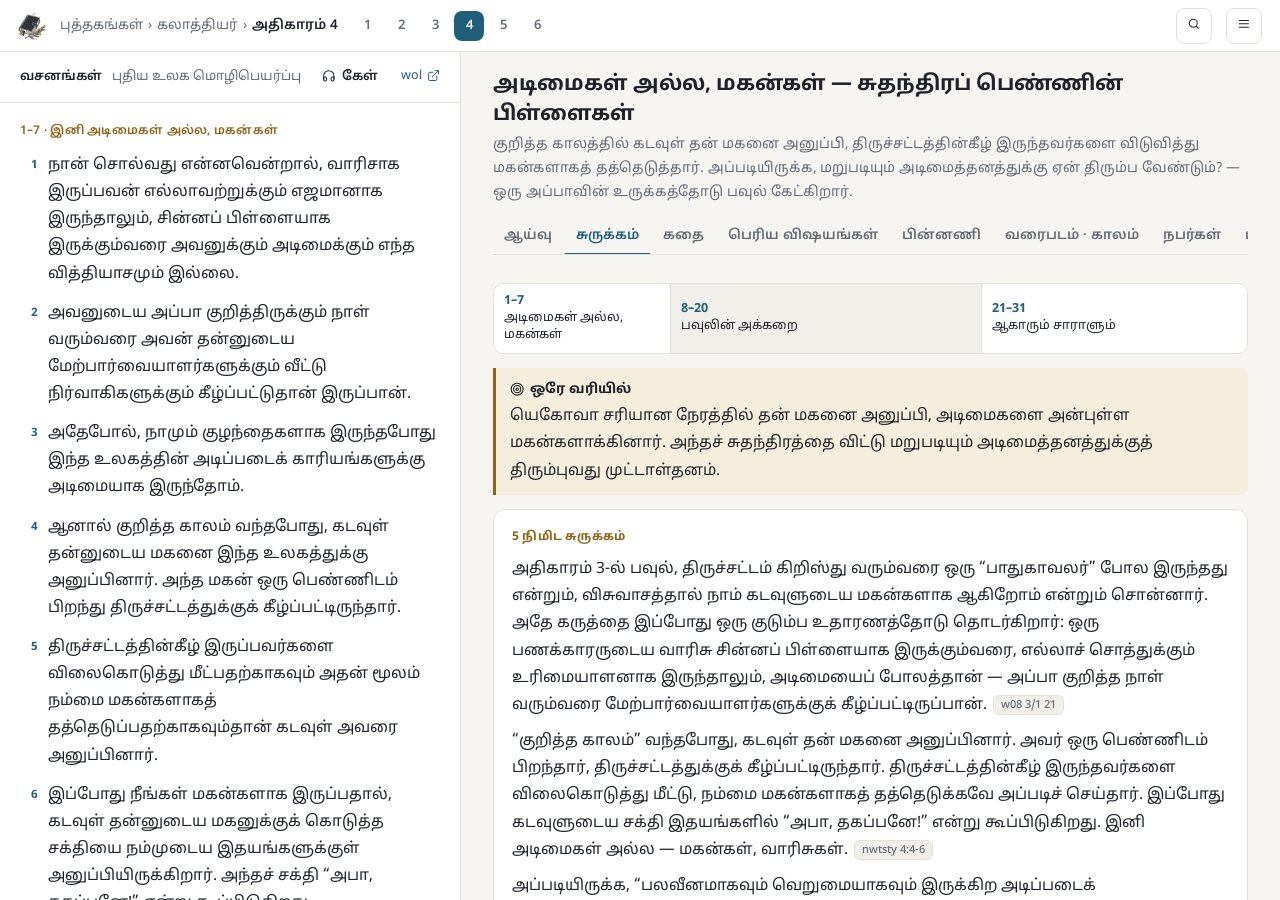
<file: books/galatians/4.html>
<!doctype html>
<html lang="ta">
<head>
<meta charset="utf-8">
<meta name="build" content="49483987ed">
<meta name="viewport" content="width=device-width,initial-scale=1">
<title>கலாத்தியர் 4 — ஆய்வு</title>
<link rel="icon" type="image/png" href="../../assets/brand/favicon-64.png">
<link rel="manifest" href="../../manifest.webmanifest">
<meta name="theme-color" content="#f6f5f2">
<link rel="apple-touch-icon" href="../../assets/brand/apple-touch-icon.png">
<link rel="icon" type="image/png" href="../../assets/brand/favicon-64.png">
<link rel="apple-touch-icon" href="../../assets/brand/apple-touch-icon.png">
<meta name="description" content="கலாத்தியர் அதிகாரம் 4 — அடிமைகள் அல்ல, மகன்கள்; “அபா, தகப்பனே!”; பவுலின் உருக்கமான வேண்டுகோள்; ஆகாரும் சாராளும் — இரண்டு ஒப்பந்தங்கள் (jw.org ஆதாரங்களுடன்)">
<link rel="preconnect" href="https://fonts.googleapis.com"><link rel="preconnect" href="https://fonts.gstatic.com" crossorigin>
<link href="https://fonts.googleapis.com/css2?family=Noto+Sans+Tamil:wght@400;500;600;700&display=swap" rel="stylesheet">
<link rel="stylesheet" href="../../assets/style.css?v=ac786149">
<script src="../../assets/app.js?v=b1388565"></script>
</head>
<body class="app" data-book="48" data-chapter="4">
<header class="bar">
  <a class="brand" href="../../" aria-label="முகப்பு"><img src="../../assets/brand/logo-96.png" alt="" width="28" height="28"></a><nav class="crumbs"><a class="c-home" href="../../">புத்தகங்கள்</a><span class="sep c-home">›</span><a href="./">கலாத்தியர்</a><span class="sep">›</span><b><span class="c-long">அதிகாரம் </span>4</b></nav>
  <nav class="chsel" aria-label="அதிகாரங்கள்"><a href="1.html">1</a><a href="2.html">2</a><a href="3.html">3</a><a class="on" href="4.html">4</a><a href="5.html">5</a><a href="6.html">6</a></nav>
  <div class="spacer"></div>
  <button class="icon-btn" id="search-btn" aria-label="தேடு"><i data-i="search"></i></button><button class="icon-btn" id="reader-btn" aria-label="மெனு"><i data-i="menu"></i></button>
</header>

<div class="shell">
<aside class="verses" id="verses" data-parts='[[1,7,"இனி அடிமைகள் அல்ல, மகன்கள்"],[8,20,"கலாத்தியர்கள்மீது பவுலுக்கு அக்கறை"],[21,31,"ஆகாரும் சாராளும்: இரண்டு ஒப்பந்தங்கள்"]]'>
  <div class="pane-head"><b>வசனங்கள்</b> <span class="ph-sub">புதிய உலக மொழிபெயர்ப்பு</span> <a href="https://wol.jw.org/ta/wol/b/r122/lp-tl/nwtsty/48/4" target="_blank" rel="noopener">wol <i data-i="ext"></i></a></div>
  <div id="vlist"><p class="muted" style="padding:16px 20px">ஏற்றுகிறது…</p></div>
</aside>

<main class="content">
<div class="chead">
  <h1>அடிமைகள் அல்ல, மகன்கள் — சுதந்திரப் பெண்ணின் பிள்ளைகள்</h1>
  <p class="lead">குறித்த காலத்தில் கடவுள் தன் மகனை அனுப்பி, திருச்சட்டத்தின்கீழ் இருந்தவர்களை விடுவித்து மகன்களாகத் தத்தெடுத்தார். அப்படியிருக்க, மறுபடியும் அடிமைத்தனத்துக்கு ஏன் திரும்ப வேண்டும்? — ஒரு அப்பாவின் உருக்கத்தோடு பவுல் கேட்கிறார்.</p>
  <nav class="tabs" aria-label="பகுதிகள்">
    <button class="mob" data-v="verses"><i data-i="book"></i>வசனங்கள்</button>
    <button data-v="study">ஆய்வு</button>
    <button data-v="overview">சுருக்கம்</button>
    <button data-v="story">கதை</button>
    <button data-v="jehovah">பெரிய விஷயங்கள்</button>
    <button data-v="context">பின்னணி</button>
    <button data-v="map">வரைபடம் · காலம்</button>
    <button data-v="people">நபர்கள்</button>
    <button data-v="apply">பாடங்கள்</button>
  </nav>
</div>

<!-- ======================= OVERVIEW ======================= -->
<section class="view" data-view="overview">
<div class="structure" aria-label="அதிகார அமைப்பு">
  <button data-go="study" data-verse="1" style="flex:7"><b>1–7</b>அடிமைகள் அல்ல, மகன்கள்</button>
  <button data-go="study" data-verse="8" style="flex:13"><b>8–20</b>பவுலின் அக்கறை</button>
  <button data-go="study" data-verse="21" style="flex:11"><b>21–31</b>ஆகாரும் சாராளும்</button>
</div>

<div class="callout gold"><b><i data-i="target"></i>ஒரே வரியில்</b>யெகோவா சரியான நேரத்தில் தன் மகனை அனுப்பி, அடிமைகளை அன்புள்ள மகன்களாக்கினார். அந்தச் சுதந்திரத்தை விட்டு மறுபடியும் அடிமைத்தனத்துக்குத் திரும்புவது முட்டாள்தனம்.</div>

<div class="card">
<span class="label">5 நிமிட சுருக்கம்</span>
<p>அதிகாரம் 3-ல் பவுல், திருச்சட்டம் கிறிஸ்து வரும்வரை ஒரு “பாதுகாவலர்” போல இருந்தது என்றும், விசுவாசத்தால் நாம் கடவுளுடைய மகன்களாக ஆகிறோம் என்றும் சொன்னார். அதே கருத்தை இப்போது ஒரு குடும்ப உதாரணத்தோடு தொடர்கிறார்: ஒரு பணக்காரருடைய வாரிசு சின்னப் பிள்ளையாக இருக்கும்வரை, எல்லாச் சொத்துக்கும் உரிமையாளனாக இருந்தாலும், அடிமையைப் போலத்தான் — அப்பா குறித்த நாள் வரும்வரை மேற்பார்வையாளர்களுக்குக் கீழ்ப்பட்டிருப்பான். <a class="src" data-src="w08-3-1" href="https://wol.jw.org/en/wol/d/r1/lp-e/2008167">w08 3/1 21</a></p>
<p>“குறித்த காலம்” வந்தபோது, கடவுள் தன் மகனை அனுப்பினார். அவர் ஒரு பெண்ணிடம் பிறந்தார், திருச்சட்டத்துக்குக் கீழ்ப்பட்டிருந்தார். திருச்சட்டத்தின்கீழ் இருந்தவர்களை விலைகொடுத்து மீட்டு, நம்மை மகன்களாகத் தத்தெடுக்கவே அப்படிச் செய்தார். இப்போது கடவுளுடைய சக்தி இதயங்களில் “அபா, தகப்பனே!” என்று கூப்பிடுகிறது. இனி அடிமைகள் அல்ல — மகன்கள், வாரிசுகள். <a class="src" data-src="nwtsty-48-4" href="https://wol.jw.org/en/wol/b/r1/lp-e/nwtsty/48/4">nwtsty 4:4-6</a></p>
<p>அப்படியிருக்க, “பலவீனமாகவும் வெறுமையாகவும் இருக்கிற அடிப்படைக் காரியங்களுக்கு” ஏன் திரும்புகிறீர்கள்? நாட்கள், மாதங்கள், காலங்கள், வருஷங்கள் — திருச்சட்டப் பண்டிகைகளை — நுணுக்கமாக அனுசரிக்கிறீர்களே! என்று பவுல் கவலைப்படுகிறார்.</p>
<p>பிறகு மனம் திறந்து பேசுகிறார்: “உடல்நலம் சரியில்லாமல் நான் உங்களிடம் வந்தபோது, என்னைக் கடவுளுடைய தூதரைப் போல ஏற்றுக்கொண்டீர்கள்; முடிந்தால் உங்கள் கண்களையே பிடுங்கிக் கொடுத்திருப்பீர்கள். இப்போது உண்மையைச் சொல்வதால் உங்களுக்கு எதிரியாகிவிட்டேனா? என் சின்னப் பிள்ளைகளே, கிறிஸ்து உங்களுக்குள் உருவாகும்வரை மறுபடியும் பிரசவ வேதனைப்படுகிறேன்.”</p>
<p>கடைசியாக, திருச்சட்டத்தையே ஆதாரமாக வைத்து ஓர் “அடையாள அர்த்தத்தை” விளக்குகிறார்: ஆபிரகாமுக்கு இரண்டு மகன்கள் — அடிமைப் பெண் ஆகாரிடம் இஸ்மவேல், சுதந்திரப் பெண் சாராளிடம் ஈசாக்கு. இந்த இரண்டு பெண்களும் இரண்டு ஒப்பந்தங்களைக் குறிக்கிறார்கள்: சீனாய் மலையில் செய்யப்பட்ட திருச்சட்ட ஒப்பந்தம் (ஆகார்), ஆபிரகாமோடு செய்த ஒப்பந்தம் (சாராள்). அன்றைய எருசலேம் அடிமையாக இருக்கிறாள்; “மேலான எருசலேம்” சுதந்திரமானவள், அவள்தான் நமக்குத் தாய். ஆகவே — “நாம் அடிமைப் பெண்ணின் பிள்ளைகள் அல்ல, சுதந்திரப் பெண்ணின் பிள்ளைகள்.” <a class="src" data-src="w26-06" href="https://wol.jw.org/ta/wol/d/r122/lp-tl/2026448">w26.06 31</a></p>
</div>

<h2><i data-i="list"></i>முக்கியக் குறிப்புகள்</h2>
<div class="grid2">
  <div class="card kp"><span class="num">01</span><div><h4>வாரிசு — ஆனால் இன்னும் சின்னப் பிள்ளை</h4><p>அப்பா குறித்த நாள் வரும்வரை வாரிசு மேற்பார்வையாளர்களுக்குக் கீழே (4:1, 2). திருச்சட்டத்தின்கீழ் இருந்த யூதர்களும் அப்படித்தான்.</p></div></div>
  <div class="card kp"><span class="num">02</span><div><h4>“குறித்த காலம்”</h4><p>மேசியா வரும் நேரத்தை யெகோவா முன்பே குறித்திருந்தார் (4:4; தானி 9:25). கி.பி. 29-ல் இயேசு அபிஷேகம் செய்யப்பட்டார்.</p></div></div>
  <div class="card kp"><span class="num">03</span><div><h4>பெண்ணிடம் பிறந்தார், திருச்சட்டத்தின்கீழ்</h4><p>உண்மையான மனிதனாகப் பிறந்து, திருச்சட்டத்தை முழுமையாகக் கடைப்பிடித்து, அதன்கீழ் இருந்தவர்களை விலைகொடுத்து மீட்டார் (4:4, 5).</p></div></div>
  <div class="card kp"><span class="num">04</span><div><h4>“அபா, தகப்பனே!”</h4><p>பிள்ளை தன் அப்பாவைச் செல்லமாகவும் மரியாதையாகவும் கூப்பிடும் வார்த்தை. தத்தெடுக்கப்பட்டால் தவிர, அடிமை தன் எஜமானை இப்படிக் கூப்பிட முடியாது (4:6). <a class="src" data-src="nwtsty-48-4" href="https://wol.jw.org/en/wol/b/r1/lp-e/nwtsty/48/4">nwtsty 4:6</a></p></div></div>
  <div class="card kp"><span class="num">05</span><div><h4>பின்னோக்கிப் போக வேண்டாம்</h4><p>திருச்சட்டப் பண்டிகைகள் உட்பட, “பலவீனமான, வெறுமையான அடிப்படைக் காரியங்களுக்கு” ஏன் அடிமையாக வேண்டும்? (4:9, 10)</p></div></div>
  <div class="card kp"><span class="num">06</span><div><h4>உண்மை சொல்லும் நண்பன்</h4><p>“உண்மையைச் சொல்வதால் உங்களுக்கு எதிரியாகிவிட்டேனா?” (4:16) — பவுல் ஒரு அம்மாவைப் போல உருகுகிறார் (4:19).</p></div></div>
  <div class="card kp"><span class="num">07</span><div><h4>இரண்டு பெண்கள், இரண்டு ஒப்பந்தங்கள்</h4><p>ஆகார் = திருச்சட்ட ஒப்பந்தம் → அடிமைத்தனம். சாராள் = ஆபிரகாமோடு செய்த ஒப்பந்தம் → சுதந்திரம் (4:24; w26.06 புதிய விளக்கம்).</p></div></div>
  <div class="card kp"><span class="num">08</span><div><h4>“மேலான எருசலேம் … நமக்குத் தாய்”</h4><p>ஆவி சிருஷ்டிகள் அடங்கிய யெகோவாவின் பரலோக அமைப்பு — அவருடைய அடையாள “மனைவி” (4:26, 27; ஏசா 54:1).</p></div></div>
  <div class="card kp"><span class="num">09</span><div><h4>அப்போதும் இப்போதும் துன்புறுத்தல்</h4><p>இஸ்மவேல் ஈசாக்கைக் கேலி செய்தான் (ஆதி 21:9); அதுபோல் அன்றைய யூதர்கள் கிறிஸ்தவர்களைத் துன்புறுத்தினார்கள் (4:29).</p></div></div>
</div>

<div class="callout"><b><i data-i="bulb"></i>எப்படிப் படிக்கலாம்?</b>இந்த அதிகாரத்தின் கடைசிப் பகுதி (21–31) ஒரு “அடையாள அர்த்தம்.” முதலில் <a href="#story" data-go="story">கதை</a> பகுதியில் உள்ள ஒப்பீட்டு அட்டவணையைப் பாருங்கள்; பிறகு இடது பக்கத்தில் வசனங்களை வாசியுங்கள்.</div>
</section>

<!-- ======================= STORY ======================= -->
<section class="view" data-view="story">

<div class="story">

<article class="st"><div class="st-head"><span class="q"></span><h3><span class="when">தொடர்ச்சி · 3:23–29</span>அதிகாரம் 4 எங்கிருந்து ஆரம்பிக்கிறது?</h3></div><div class="st-body">
<p>அதிகாரம் 3-ன் முடிவில் பவுல் இரண்டு விஷயங்களைச் சொல்லியிருந்தார்: (1) கிறிஸ்து வரும்வரை திருச்சட்டம் ஒரு “பாதுகாவலரை” போல இருந்தது (3:24, 25). (2) இப்போது விசுவாசத்தால் நீங்கள் “கடவுளுடைய மகன்கள்,” “ஆபிரகாமின் சந்ததி,” “வாரிசுகள்” (3:26, 29). அதிகாரம் 4 அந்த “வாரிசு” என்ற வார்த்தையை எடுத்துக்கொண்டு, அதை ஒரு குடும்பக் காட்சியாக விளக்குகிறது.</p>
<div class="evidence"><span>ஆதாரம்:</span> <a class="src" data-src="si-48" href="https://wol.jw.org/ta/wol/d/r122/lp-tl/1101990109">si 220 ¶11</a> <a class="src" data-src="nwtsty-48-4" href="https://wol.jw.org/en/wol/b/r1/lp-e/nwtsty/48/4">nwtsty 4:2</a></div>
</div></article>

<article class="st"><div class="st-head"><span class="q"></span><h3><span class="when">4:1-3</span>சொத்துக்கே உரிமையாளன் — ஆனால் அடிமையைப் போல! எப்படி?</h3></div><div class="st-body">
<p><b>பவுல் சொல்வது:</b> “வாரிசு எல்லாவற்றுக்கும் எஜமானாக இருந்தாலும், சின்னப் பிள்ளையாக இருக்கும்வரை அவனுக்கும் அடிமைக்கும் எந்த வித்தியாசமும் இல்லை. அப்பா குறித்திருக்கும் நாள் வரும்வரை மேற்பார்வையாளர்களுக்கும் வீட்டு நிர்வாகிகளுக்கும் கீழ்ப்பட்டிருப்பான். அதேபோல், நாமும் குழந்தைகளாக இருந்தபோது இந்த உலகத்தின் அடிப்படைக் காரியங்களுக்கு அடிமையாக இருந்தோம்.”</p>
<p><b>அன்றைய வழக்கம்:</b> பவுலின் காலத்தில் இது எல்லாருக்கும் தெரிந்த ஏற்பாடு. ரோம சட்டப்படி, சிறு வயது வாரிசுக்கு ஒரு “மேற்பார்வையாளர்” சட்டப்பூர்வமாக நியமிக்கப்படுவார்; அவர் அந்தப் பிள்ளையின் பண விஷயங்களை நிர்வகிப்பார். “வீட்டு நிர்வாகி” முழு வீட்டின் சொத்து விஷயங்களையும் கவனிப்பார். காகிதத்தில் சொத்து அந்தப் பிள்ளையுடையது; ஆனால் அதன்மேல் அடிமையைவிட அதிக உரிமை அவனுக்கு இல்லை. யூத சரித்திராசிரியர் ஜொசிஃபஸ் ஓர் உதாரணம் சொல்கிறார்: இர்க்கானஸ் என்ற இளைஞன், தனக்குத் தேவையானதை வாங்க பணம் தரும்படி தன் நிர்வாகிக்குக் கடிதம் எழுதித் தரச் சொல்லி அப்பாவிடம் கேட்டானாம்.</p>
<p><b>ஏன் இந்த உதாரணம்:</b> திருச்சட்டத்தின்கீழ் இருந்த யூதர்கள் அந்தச் சின்ன வாரிசைப் போல இருந்தார்கள் — வாக்குறுதிகள் அவர்களுக்கு இருந்தன; ஆனால் “அப்பா குறித்த நாள்” வரும்வரை கட்டுப்பாட்டில் இருந்தார்கள். அந்த நாள் வந்தபிறகும் மேற்பார்வையாளரின் கீழேயே இருக்க ஆசைப்படுவது, வளர்ந்த மகன் “நான் இன்னும் குழந்தைதான்” என்று சொல்வது போல!</p>
<div class="evidence"><span>ஆதாரம்:</span> <a class="src" data-src="w08-3-1" href="https://wol.jw.org/en/wol/d/r1/lp-e/2008167">w08 3/1 21</a> <a class="src" data-src="nwtsty-48-4" href="https://wol.jw.org/en/wol/b/r1/lp-e/nwtsty/48/4">nwtsty 4:2, 3</a></div>
</div></article>

<article class="st"><div class="st-head"><span class="q"></span><h3><span class="when">4:4-5</span>“குறித்த காலம்” — எது? ஏன் அப்போது?</h3></div><div class="st-body">
<p><b>பவுல் சொல்வது:</b> “குறித்த காலம் வந்தபோது, கடவுள் தன் மகனை அனுப்பினார். அவர் ஒரு பெண்ணிடம் பிறந்து திருச்சட்டத்துக்குக் கீழ்ப்பட்டிருந்தார். திருச்சட்டத்தின்கீழ் இருப்பவர்களை விலைகொடுத்து மீட்கவும், நம்மை மகன்களாகத் தத்தெடுக்கவும்தான் அனுப்பினார்.”</p>
<p><b>“குறித்த காலம்”</b> — நேரடி அர்த்தம் “காலத்தின் நிறைவு.” மேசியா வரும் நேரத்தை யெகோவா முன்பே தீர்மானித்திருந்தார் (ஆதி 3:15; 49:10). அதை முன்பே சொல்லியும் இருந்தார்: “எருசலேமைத் திரும்பக் கட்டும் கட்டளை” முதல் மேசியா வரும்வரை 69 “வாரங்கள்” (தானி 9:24, 25) — அதாவது 483 வருஷங்கள். அது கி.மு. 455-ல் நெகேமியாவுக்கு அனுமதி கொடுக்கப்பட்டபோது ஆரம்பித்து, கி.பி. 29-ல் இயேசு ஞானஸ்நானம் எடுத்து அபிஷேகம் செய்யப்பட்டபோது முடிந்தது. அதனால்தான் அந்தச் சமயத்தில் மக்கள் “மேசியாவை எதிர்பார்த்துக்கொண்டிருந்தார்கள்” (லூக் 3:15).</p>
<p><b>“பெண்ணிடம் பிறந்து”</b> — கி.மு. 2-ல் கன்னிப் பெண் மரியாளிடம் பிறந்தார்; உண்மையான மனிதனாக இருந்தார் (யோவா 1:14). <b>“திருச்சட்டத்துக்குக் கீழ்ப்பட்டிருந்தார்”</b> — யூதனாகப் பிறந்ததால் திருச்சட்டத்தை முழுமையாகக் கடைப்பிடித்தார் (மத் 5:17; லூக் 2:21-23). அவருடைய மரணத்துக்குப் பிறகுதான் திருச்சட்டம் முடிவுக்கு வந்தது (ரோ 10:4).</p>
<p><b>ஏன் இது முக்கியம்:</b> திருச்சட்டத்தின்கீழ் இருந்தவர்களை மீட்க, மீட்பவரும் அதே சட்டத்தின்கீழ் இருந்து, அதை முழுமையாகக் கடைப்பிடித்திருக்க வேண்டும். “விலைகொடுத்து மீட்பது” என்ற அதே கிரேக்கச் சொல் 3:13-லும் வருகிறது — கிறிஸ்து நமக்குப் பதிலாகச் சாபமானார்.</p>
<div class="callout"><b><i data-i="hourglass"></i>கவனிக்க</b>காலக்கணக்கு மக்கள் மேசியாவை எதிர்பார்க்க உதவியது; ஆனால் இயேசுவே மேசியா என்று நிரூபித்தது அவருடைய பிரசங்கமும் அற்புதங்களும் செயல்களும்தான் (யோவா 5:36). <a class="src" data-src="w98-9-15" href="https://wol.jw.org/ta/wol/d/r122/lp-tl/1998683">w98 9/15 14</a></div>
<div class="evidence"><span>ஆதாரம்:</span> <a class="src" data-src="nwtsty-48-4" href="https://wol.jw.org/en/wol/b/r1/lp-e/nwtsty/48/4">nwtsty 4:4, 5</a> <a class="src" data-src="w98-9-15" href="https://wol.jw.org/ta/wol/d/r122/lp-tl/1998683">w98 9/15 13-14</a></div>
<div class="reflect"><i data-i="help"></i><span>யெகோவா ஒருபோதும் தாமதிப்பதில்லை, அவசரப்படுவதும் இல்லை. அவருடைய வாக்குறுதிகள் நிறைவேறுவதற்காக நான் பொறுமையாகக் காத்திருக்கிறேனா?</span></div>
</div></article>

<article class="st"><div class="st-head"><span class="q"></span><h3><span class="when">4:6-7</span>“அபா, தகப்பனே!” — இந்த வார்த்தையில் என்ன விசேஷம்?</h3></div><div class="st-body">
<p><b>பவுல் சொல்வது:</b> “நீங்கள் மகன்களாக இருப்பதால், கடவுள் தன் மகனுக்குக் கொடுத்த சக்தியை நம் இதயங்களுக்குள் அனுப்பியிருக்கிறார். அது ‘அபா, தகப்பனே!’ என்று கூப்பிடுகிறது. இனி நீங்கள் அடிமைகள் அல்ல, மகன்கள்; மகன்கள் என்றால் வாரிசுகளும்கூட.”</p>
<p><b>“அபா”</b> என்பது “அப்பா” என்று அர்த்தம் தரும் எபிரெய அல்லது அரமேயிக் வார்த்தை. பிள்ளை தன் அப்பாவை <i>செல்லமாகவும், அதேசமயம் மரியாதையாகவும்</i> கூப்பிடும் வார்த்தை; பிள்ளை முதலில் கற்றுக்கொள்ளும் வார்த்தைகளில் ஒன்று. பைபிளில் மூன்று இடங்களில் மட்டுமே வருகிறது: கெத்செமனேயில் இயேசு (மாற் 14:36), ரோ 8:15, இங்கே. ஒவ்வொரு முறையும் உடனே “தகப்பனே” என்று கிரேக்கிலும் வருகிறது.</p>
<p><b>ஏன் இது பவுலின் வாதத்துக்கு முக்கியம்:</b> ஒரு அடிமை தன் எஜமானை “அப்பா” என்று கூப்பிட முடியாது — தத்தெடுக்கப்பட்டால் மட்டுமே முடியும். அபிஷேகம் செய்யப்பட்ட கிறிஸ்தவர்கள் “கடவுளுக்கு அடிமைகள்”தான் (ரோ 6:22); ஆனாலும் அன்பான தகப்பனுடைய வீட்டில் மகன்கள். அந்த உறவைக் கடவுளுடைய சக்தியே அவர்களுக்கு உறுதிப்படுத்துகிறது. அப்படிப்பட்டவர்கள் திருச்சட்டத்தின் அடிமைத்தனத்துக்குத் திரும்புவது எவ்வளவு முரண்பாடு!</p>
<div class="evidence"><span>ஆதாரம்:</span> <a class="src" data-src="w09-4-1" href="https://wol.jw.org/ta/wol/d/r122/lp-tl/2009247">w09 4/1 13</a> <a class="src" data-src="it-abba" href="https://wol.jw.org/en/wol/d/r1/lp-e/1200000011">it-1 “Abba”</a> <a class="src" data-src="nwtsty-48-4" href="https://wol.jw.org/en/wol/b/r1/lp-e/nwtsty/48/4">nwtsty 4:6</a></div>
<div class="reflect"><i data-i="help"></i><span>நான் ஜெபிக்கும்போது, ஒரு தூரத்து அதிகாரியிடம் பேசுவது போலவா, அன்பான அப்பாவிடம் பேசுவது போலவா பேசுகிறேன்?</span></div>
</div></article>

<article class="st"><div class="st-head"><span class="q"></span><h3><span class="when">4:8-11</span>“ஏன் திரும்பிப்போகிறீர்கள்?” — கலாத்தியர்கள் என்ன செய்துகொண்டிருந்தார்கள்?</h3></div><div class="st-body">
<p><b>பவுல் சொல்வது:</b> “கடவுளைத் தெரியாதபோது, கடவுளாக இல்லாதவற்றுக்கு அடிமைகளாக இருந்தீர்கள். இப்போது உங்களுக்குக் கடவுளைத் தெரியும் — சொல்லப்போனால், கடவுளுக்கு உங்களைத் தெரியும். அப்படியிருக்க, பலவீனமாகவும் வெறுமையாகவும் இருக்கிற அடிப்படைக் காரியங்களுக்கு ஏன் திரும்புகிறீர்கள்? நாட்களையும் மாதங்களையும் காலங்களையும் வருஷங்களையும் நுணுக்கமாக அனுசரிக்கிறீர்களே. நான் பட்டபாடு வீணாகிவிட்டதோ என்று பயப்படுகிறேன்.”</p>
<p><b>அவர்கள் அனுசரித்தவை:</b> திருச்சட்டம் கட்டளையிட்ட விசேஷ நாட்கள் — ஓய்வுநாட்கள், ஓய்வு வருஷங்கள், அமாவாசை நாட்கள், பாவப் பரிகார நாள், பஸ்கா, புளிப்பில்லாத ரொட்டிப் பண்டிகை, வாரங்களின் பண்டிகை, கூடாரப் பண்டிகை. இங்கே “காலங்கள்” என்பது தட்பவெப்பக் காலங்கள் அல்ல, பண்டிகைக் காலங்கள்.</p>
<p><b>இரண்டு வகை ஆட்களுக்கும் ஒரே ஆபத்து:</b> சபையில் யூத பின்னணியிலிருந்து வந்தவர்கள், பல வருஷங்கள் இவற்றை உண்மையோடு கடைப்பிடித்திருந்தார்கள்; கிறிஸ்துவின் மீட்புவிலையைப் பற்றித் தெரிந்துகொண்டதும் சந்தோஷமாக விடுதலை பெற்றார்கள் (அப் 13:38, 39). மற்ற தேசத்து மக்கள் முன்பு பொய் தெய்வங்களுக்கு அடிமையாக இருந்தார்கள் (4:8). இப்போது யூதக் கிறிஸ்தவர்கள் திருச்சட்டப் பண்டிகைகளுக்குத் திரும்பினாலும், மற்றவர்கள் தங்கள் பழைய மதச் சடங்குகளுக்குத் திரும்பினாலும் — இரண்டுமே கிறிஸ்துவின் மீட்புவிலையில் விசுவாசம் இல்லை என்பதைத்தான் காட்டும்.</p>
<p><b>“கடவுளுக்கு உங்களைத் தெரியும்”</b> — கடவுளைத் “தெரிந்துகொள்வது” என்பது சில தகவல்களைத் தெரிந்துகொள்வது மட்டுமல்ல, அவரோடு நெருக்கமான பந்தம். அவருக்கு நம்மைத் “தெரிந்திருப்பது” என்றால், அவர் நம்மை ஏற்றுக்கொண்டிருக்கிறார். அந்த அங்கீகாரத்தைவிடப் பெரியது எதுவும் இல்லை.</p>
<div class="evidence"><span>ஆதாரம்:</span> <a class="src" data-src="nwtsty-48-4" href="https://wol.jw.org/en/wol/b/r1/lp-e/nwtsty/48/4">nwtsty 4:9, 10</a> <a class="src" data-src="it-seasons" href="https://wol.jw.org/en/wol/d/r1/lp-e/1200003869">it-2 “Seasons”</a> <a class="src" data-src="w18-07" href="https://wol.jw.org/ta/wol/d/r122/lp-tl/2018482">w18.07 8-9</a></div>
<div class="reflect"><i data-i="help"></i><span>சத்தியத்துக்காக நான் விட்டுவந்த “வாய்ப்புகளை” நினைத்து ஏங்குகிறேனா? அவை உண்மையில் “வெறுமையானவை” அல்லவா?</span></div>
</div></article>

<article class="st"><div class="st-head"><span class="q"></span><h3><span class="when">4:12-16</span>“உங்கள் கண்களையே எனக்குக் கொடுத்திருப்பீர்களே” — பவுல் ஏன் பழைய நினைவுகளைச் சொல்கிறார்?</h3></div><div class="st-body">
<p><b>பவுல் சொல்வது:</b> “சகோதரர்களே, ஒருகாலத்தில் நானும் உங்களைப் போல இருந்தேன்; நீங்களும் இப்போது என்னைப் போல ஆகுங்கள். நீங்கள் எனக்கு எந்த அநியாயமும் செய்யவில்லை. உடல்நிலை சரியில்லாமல் போனதால்தான் முதன்முதலில் உங்களுக்கு நல்ல செய்தியை அறிவிக்கும் வாய்ப்பு கிடைத்தது. என் உடல்நலக் குறைவு உங்களுக்கு ஒரு சோதனையாக இருந்தும், நீங்கள் என்னை அவமதிக்கவோ அருவருக்கவோ இல்லை; கடவுளுடைய தூதரைப் போல, கிறிஸ்து இயேசுவைப் போல ஏற்றுக்கொண்டீர்கள். அந்தச் சந்தோஷம் இப்போது எங்கே? முடிந்தால் உங்கள் கண்களையே பிடுங்கி எனக்குக் கொடுத்திருப்பீர்களே! உண்மையைச் சொல்வதால் இப்போது உங்களுக்கு எதிரியாகிவிட்டேனா?”</p>
<p><b>அந்த நோய் என்ன?</b> பைபிள் சொல்லவில்லை. ஆனால் அது கண் சம்பந்தப்பட்ட பிரச்சினையாக <i>இருந்திருக்கலாம்</i> என்று பிரசுரங்கள் சொல்கின்றன: “கண்களைப் பிடுங்கிக் கொடுத்திருப்பீர்கள்” (4:15); “எவ்வளவு பெரிய எழுத்துக்களில் எழுதியிருக்கிறேன்” (6:11); தலைமைக் குருவை அடையாளம் கண்டுகொள்ளாதது (அப் 23:2-5); “உடலில் ஒரு முள்” (2கொ 12:7-9). “கண்களைப் பிடுங்கிக் கொடுப்பது” அன்று பொதுவாகப் பயன்படுத்தப்பட்ட ஒரு அணிநடை — “எதையும் தியாகம் செய்வோம்” என்ற அர்த்தம்; பவுலுக்குக் கண் பிரச்சினை இருந்திருந்தால் அது இன்னும் பொருத்தமாக இருந்திருக்கும்.</p>
<p><b>“முதன்முதலில்”</b> — முதல் மிஷனரி பயணத்தில் (சுமார் கி.பி. 47-48), பெர்கேயிலிருந்து கடல் மட்டத்திலிருந்து சுமார் 3,600 அடி உயரத்திலிருந்த பிசீதியாவின் அந்தியோகியாவுக்கு அவர்கள் போனார்கள்; அந்தச் சமயத்தில் பவுலுக்கு உடல்நலம் சரியில்லாமல் போயிருக்கலாம் என்று bt புத்தகம் சொல்கிறது. “முதன்முதலில்” என்ற வார்த்தை, இந்தக் கடிதத்துக்கு முன் அவர் குறைந்தது இரண்டு முறை அங்கே போயிருந்தார் என்பதைக் காட்டுகிறது (அப் 16:1-5).</p>
<p><b>ஏன் இதைச் சொல்கிறார்:</b> அவர்களுடைய பழைய அன்பை ஞாபகப்படுத்துகிறார். “நீங்கள் மாறிவிட்டீர்கள், நான் மாறவில்லை. அன்று என்னை தேவதூதரைப் போல ஏற்றுக்கொண்டீர்கள்; இன்று அதே செய்தியைச் சொல்லும் என்னை எதிரியாகப் பார்க்கிறீர்களா?” உண்மையான நண்பன் காயப்படுத்த நேர்ந்தாலும் உண்மையைச் சொல்வான் (நீதி 27:6).</p>
<div class="evidence"><span>ஆதாரம்:</span> <a class="src" data-src="nwtsty-48-4" href="https://wol.jw.org/en/wol/b/r1/lp-e/nwtsty/48/4">nwtsty 4:13, 15</a> <a class="src" data-src="bt-89" href="https://wol.jw.org/ta/wol/d/r122/lp-tl/1102009055">bt 89</a> <a class="src" data-src="it-galatians" href="https://wol.jw.org/en/wol/d/r1/lp-e/1200001595">it-1 880</a> <a class="src" data-src="w01-6-15" href="https://wol.jw.org/ta/wol/d/r122/lp-tl/2001448">w01 6/15 32</a></div>
<div class="reflect"><i data-i="help"></i><span>அன்போடு ஒருவர் எனக்கு அறிவுரை சொல்லும்போது, அவரை “எதிரியாக” பார்க்கிறேனா, “நண்பனாக” பார்க்கிறேனா?</span></div>
</div></article>

<article class="st"><div class="st-head"><span class="q"></span><h3><span class="when">4:17-20</span>“மறுபடியும் பிரசவ வேதனை” — ஏன் இவ்வளவு உருக்கம்?</h3></div><div class="st-body">
<p><b>பவுல் சொல்வது:</b> “சிலர் உங்களைத் தங்கள் பக்கம் இழுக்கத் தீவிரமாக முயற்சி செய்கிறார்கள் — நல்ல எண்ணத்தில் அல்ல; நீங்கள் அவர்கள் பின்னால் போக வேண்டும் என்பதற்காக என்னிடமிருந்து உங்களைப் பிரிக்கப் பார்க்கிறார்கள். … என் சின்னப் பிள்ளைகளே, கிறிஸ்து உங்களுக்குள் உருவாகும்வரை உங்களுக்காக மறுபடியும் பிரசவ வேதனைப்படுகிறேன். இப்போதே உங்களிடம் வந்து இன்னும் சாந்தமாகப் பேச ஆசைப்படுகிறேன்; உங்களை நினைத்தால் குழப்பமாக இருக்கிறது.”</p>
<p><b>இரண்டு வகை “ஆர்வம்”:</b> போலிப் போதகர்கள் காட்டிய ஆர்வம் சுயநலமானது — சபையைத் தங்கள் பின்னால் இழுக்க. பவுல் காட்டிய ஆர்வம், அவர்கள் கிறிஸ்துவைப் போல வளர வேண்டும் என்பதற்காக.</p>
<p><b>“சின்னப் பிள்ளைகளே”</b> — கிரேக்கில் பாசத்தைக் காட்டும் சிறிய வடிவம் (“அன்புப் பிள்ளைகளே”). இங்கே பவுல் தன்னை ஒரு <i>அம்மாவோடு</i> ஒப்பிடுகிறார். ஒருமுறை அவர்களை “பெற்றெடுத்தார்” (அவர்கள் கிறிஸ்தவர்களானபோது); இப்போது மறுபடியும் அதே வேதனை — அவர்கள் முழுமையான கிறிஸ்தவர்களாக வளர வேண்டும் என்ற ஆழ்ந்த அக்கறை. “சாந்தமாகப் பேச” — அடிக்குறிப்பு: “தொனியை மாற்றிப் பேச.” எழுத்தில் கடுமையாகத் தெரிவதை, நேரில் இருந்தால் அன்பான குரலில் சொல்ல ஆசைப்படுகிறார்.</p>
<div class="evidence"><span>ஆதாரம்:</span> 1கொ 4:15; 1தெ 2:7, 11 <a class="src" data-src="nwtsty-48-4" href="https://wol.jw.org/en/wol/b/r1/lp-e/nwtsty/48/4">nwtsty 4:19</a> <a class="src" data-src="it-pregnancy" href="https://wol.jw.org/en/wol/d/r1/lp-e/1200003546">it-2 “Pregnancy”</a></div>
<div class="reflect"><i data-i="help"></i><span>நான் உதவி செய்யும் பைபிள் மாணாக்கர்களுக்காக, சபையில் பலவீனமானவர்களுக்காக இப்படிப்பட்ட “பிரசவ வேதனை” எனக்கு இருக்கிறதா?</span></div>
</div></article>

<article class="st"><div class="st-head"><span class="q"></span><h3><span class="when">4:21-27</span>ஆபிரகாமின் இரண்டு மகன்கள் — இது எப்படி “அடையாள அர்த்தம்” ஆகிறது?</h3></div><div class="st-body">
<figure><img src="../../assets/img/galatians/two-women.jpg" alt="ஆகாரும் சாராளும் — அடையாள அர்த்தமுள்ள நாடகம்" loading="lazy" width="1200" height="600"><figcaption><b>இரண்டு பெண்கள்</b>இடது: அடிமைப் பெண் ஆகார் — பின்னணியில் ஆலயமும் மிருக பலியும் (திருச்சட்டத்துக்குக் கட்டுப்பட்டிருந்த எருசலேம்). வலது: சுதந்திரப் பெண் சாராள் — பின்னணியில் கூடிவந்து வணங்கும் கிறிஸ்தவர்கள் (“மேலான எருசலேமின்” பிள்ளைகள்). <a class="src" data-src="media-two-women" href="https://wol.jw.org/en/wol/gallery/r1/lp-e/nwtsty/48/1001072245">nwtsty மீடியா</a></figcaption></figure>
<p><b>பவுல் சொல்வது:</b> “திருச்சட்டத்துக்குக் கீழ்ப்பட்டிருக்க விரும்புகிறவர்களே, திருச்சட்டம் சொல்வதை நீங்கள் கேட்பதில்லையா?” — அதாவது, “நீங்கள் மதிக்கும் அதே மோசேயின் புத்தகங்களிலிருந்தே (ஆதியாகமம்) உங்களுக்குப் பதில் சொல்கிறேன்.”</p>
<p><b>ஆதியாகமத்தில் நடந்தது (ஆதி 16–21):</b> சாராளுக்குப் பிள்ளை இல்லை; அவள் தன் எகிப்திய அடிமைப் பெண் ஆகாரை ஆபிரகாமுக்கு மறுமனைவியாகக் கொடுத்தாள். கி.மு. 1932-ல் இஸ்மவேல் “இயல்பான முறையில்” பிறந்தான். 14 வருஷங்கள் கழித்து, ஆபிரகாமுக்கு 100, சாராளுக்கு சுமார் 90 வயதானபோது, கடவுளுடைய வாக்குறுதியால் ஈசாக்கு பிறந்தான். ஈசாக்கு பால் மறந்த நாளில் (கி.மு. 1913), சுமார் 19 வயதான இஸ்மவேல் அவனைக் கேலி செய்தான்.</p>
<p><b>பவுலின் விளக்கம்:</b> “இந்தப் பெண்கள் இரண்டு ஒப்பந்தங்களைக் குறிக்கிறார்கள்.” ஆகார் மற்றும் சாராள் <i>தாங்களே</i> ஒப்பந்தங்கள் அல்ல; ஆனால் இந்த நாடகத்தில் கடவுள் தன் மக்களோடு வைத்திருந்த இரண்டு விதமான உறவைக் குறிக்கிறார்கள்.</p>

<div class="table-wrap"><table>
<tr><th>அம்சம்</th><th>ஆகார் (அடிமைப் பெண்)</th><th>சாராள் (சுதந்திரப் பெண்)</th></tr>
<tr><td>மகன்</td><td>இஸ்மவேல் — “இயல்பான முறையில்” பிறந்தவன் (4:23)</td><td>ஈசாக்கு — “வாக்குறுதியால்,” “கடவுளுடைய சக்தியால்” பிறந்தவன் (4:23, 29)</td></tr>
<tr><td>ஒப்பந்தம்</td><td>திருச்சட்ட ஒப்பந்தம் — சீனாய் மலையில், கி.மு. 1513 (யாத் 19:5, 6)</td><td>ஆபிரகாமோடு செய்த ஒப்பந்தம் — “உன் சந்ததி மூலம் எல்லா தேசத்தாரும் ஆசீர்வாதம்” (ஆதி 22:18)</td></tr>
<tr><td>இடம் / நகரம்</td><td>“அரேபியாவிலுள்ள சீனாய் மலை”; “இப்போது இருக்கிற எருசலேம்” (4:25)</td><td>“மேலான எருசலேம்” — யெகோவாவின் பரலோக அமைப்பு (4:26)</td></tr>
<tr><td>நிலைமை</td><td>“தன் பிள்ளைகளோடு அடிமையாக இருக்கிறாள்” — பாவத்துக்கு அடிமைகள் என்பதைத் திருச்சட்டம் காட்டியது</td><td>“சுதந்திரமாக இருக்கிறாள்” — எப்போதும் அடிமையாக இருந்ததில்லை</td></tr>
<tr><td>பிள்ளைகள்</td><td>திருச்சட்டத்தைப் பிடித்துக்கொண்டு கிறிஸ்துவை ஏற்காத யூதர்கள்</td><td>கிறிஸ்துவும், அவரோடு சேர்ந்த அபிஷேகம் செய்யப்பட்டவர்களும் (3:16, 29; 4:28)</td></tr>
<tr><td>முடிவு</td><td>“துரத்திவிடுங்கள்” — வாரிசாக முடியாது (4:30)</td><td>வாரிசு — “நாம் சுதந்திரப் பெண்ணின் பிள்ளைகள்” (4:31)</td></tr>
</table></div>
<p class="small muted">அட்டவணை: <a class="src" data-src="w26-06" href="https://wol.jw.org/ta/wol/d/r122/lp-tl/2026448">w26.06 31</a> <a class="src" data-src="it-free-woman" href="https://wol.jw.org/en/wol/d/r1/lp-e/1200001569">it-1 “Free Woman”</a> <a class="src" data-src="it-hagar" href="https://wol.jw.org/en/wol/d/r1/lp-e/1200001811">it-1 “Hagar”</a> <a class="src" data-src="media-two-women" href="https://wol.jw.org/en/wol/gallery/r1/lp-e/nwtsty/48/1001072245">nwtsty மீடியா</a></p>

<div class="callout gold"><b><i data-i="refresh"></i>புதிய விளக்கம் (காவற்கோபுரம், ஜூன் 2026)</b>முன்பு, இந்த “இரண்டு ஒப்பந்தங்கள்” திருச்சட்ட ஒப்பந்தமும் <i>புதிய</i> ஒப்பந்தமும் என்று புரிந்துகொள்ளப்பட்டது. கூடுதலாக ஆராய்ந்தபோது, பவுல் இங்கே புதிய ஒப்பந்தத்தைப் பற்றி அல்ல, <b>ஆபிரகாமோடு செய்த ஒப்பந்தத்தைப்</b> பற்றிப் பேசுகிறார் என்று தெரிகிறது. காரணம்: சாராள் “கடவுளுடைய <i>வாக்குறுதியால்</i>” பிள்ளையைப் பெற்றாள்; அந்த வாக்குறுதிதான் ஆபிரகாமோடு செய்த ஒப்பந்தம் (3:29; 4:28, 30). nwtsty ஆராய்ச்சிக் குறிப்பும், இவை திருச்சட்ட ஒப்பந்தமும் ஆபிரகாமிய ஒப்பந்தமும் என்று <i>தெரிகிறது</i> என்கிறது; ஆகாரும் சாராளும் அந்த ஒப்பந்தங்களே அல்ல, அடையாள நாடகத்தில் அவற்றுக்கு ஒப்பாக இருக்கிறார்கள். <b>மாறாதவை:</b> ஆகார் = சீனாய் திருச்சட்ட ஒப்பந்தம், “இப்போது இருக்கிற எருசலேம்”; “மேலான எருசலேம்” = யெகோவாவின் பரலோக அமைப்பு, “நமக்குத் தாய்”; சுதந்திரப் பெண்ணின் பிள்ளைகள் = கடவுளுடைய சக்தியால் அபிஷேகம் செய்யப்பட்ட கிறிஸ்தவர்கள் (4:26, 28, 31). <a class="src" data-src="w26-06" href="https://wol.jw.org/ta/wol/d/r122/lp-tl/2026448">w26.06 31</a> <a class="src" data-src="nwtsty-48-4" href="https://wol.jw.org/en/wol/b/r1/lp-e/nwtsty/48/4">nwtsty 4:24</a></div>

<p><b>ஏசா 54:1 — ஏன் மேற்கோள் காட்டுகிறார் (4:27)?</b> ஏசாயா முதலில் பாழாய்க் கிடந்த எருசலேமைப் பற்றி எழுதினார்: பாபிலோனிய சிறையிருப்பின்போது “குழந்தை பெறாதவள்” போல இருந்த அந்த நகரம், யூதர்கள் திரும்பிவந்தபோது (கி.மு. 537) மறுபடியும் “பிள்ளைகளால்” நிறைந்தது. பவுல் அதைப் பெரியளவில் “மேலான எருசலேமுக்கு” பொருத்துகிறார். சாராள் பல வருஷங்கள் மலடியாக இருந்தது போல, யெகோவாவின் பரலோக அமைப்பும் வாக்குக் கொடுக்கப்பட்ட சந்ததியைப் பெற நீண்ட காலம் காத்திருந்தது. கி.பி. 29-ல் இயேசு அபிஷேகம் செய்யப்பட்டபோதும், கி.பி. 33 பெந்தெகொஸ்தே முதல் அபிஷேகம் செய்யப்பட்டவர்கள் சேர்க்கப்பட்டபோதும் அவள் “சந்தோஷமாக ஆரவாரம்” செய்தாள் — “கணவனோடு வாழ்கிறவளைவிட” (திருச்சட்டத்தின்கீழ் இருந்த இஸ்ரவேலைவிட) அவளுக்கு அதிக பிள்ளைகள்.</p>
<figure><img src="../../assets/img/galatians/4-sarah-tent.jpg" alt="தேவதூதர்கள் சொன்ன வாக்குறுதியைக் கூடாரத்திலிருந்து சாராள் கே" loading="lazy"><figcaption>தேவதூதர்கள் சொன்ன வாக்குறுதியைக் கூடாரத்திலிருந்து சாராள் கேட்கிறாள் — ஈசாக்கு “வாக்குறுதியின்படி” பிறந்தவன் (ஆதி 18:10). <a class="src" data-src="img-1102016019" href="https://wol.jw.org/ta/wol/d/r122/lp-tl/1102016019">lfb பாடம் 9</a></figcaption></figure><div class="evidence"><span>ஆதாரம்:</span> ஏசா 54:1 <a class="src" data-src="ip2-15" href="https://wol.jw.org/ta/wol/d/r122/lp-tl/1102001035">ip-2 216</a> <a class="src" data-src="si-48" href="https://wol.jw.org/ta/wol/d/r122/lp-tl/1101990109">si 220 ¶16</a> <a class="src" data-src="si-1" href="https://wol.jw.org/ta/wol/d/r122/lp-tl/1101990062">si 18</a></div>
</div></article>

<article class="st"><div class="st-head"><span class="q"></span><h3><span class="when">4:28-31</span>“துரத்திவிடுங்கள்” — இந்தக் கடுமையான வார்த்தை கலாத்தியர்களுக்கு என்ன சொன்னது?</h3></div><div class="st-body">
<p><b>பவுல் சொல்வது:</b> “சகோதரர்களே, நாம் ஈசாக்கைப் போல வாக்குறுதியால் பிறந்த பிள்ளைகள். இயல்பான முறையில் பிறந்தவன் கடவுளுடைய சக்தியால் பிறந்தவனை அப்போது துன்புறுத்தியது போலவே இப்போதும் நடக்கிறது. ஆனால் வேதவசனம் என்ன சொல்கிறது? ‘அடிமைப் பெண்ணையும் அவளுடைய மகனையும் துரத்திவிடுங்கள்…’”</p>
<p><b>ஆதி 21:9-ல்:</b> இஸ்மவேல் ஈசாக்கைக் “கேலி செய்தான்.” அது ஒரு குழந்தை விளையாட்டு அல்ல; அடுத்த வசனத்தைப் பார்க்கும்போது, வாரிசு உரிமையைப் பற்றிய கேலியாக இருந்திருக்கலாம். பவுல் அதைத் “துன்புறுத்தல்” என்கிறார். (அந்த நாளோடு, முன்னறிவிக்கப்பட்ட 400 வருஷ துன்பம் ஆரம்பித்தது — ஆதி 15:13.) <b>ஈசாக்கு “கடவுளுடைய சக்தியால்” பிறந்தான்</b> — வயதான ஆபிரகாமுக்கும் சாராளுக்கும் பிள்ளை பெறும் சக்தியைக் கடவுள் தன் சக்தியால் திரும்பக் கொடுத்தார்.</p>
<p><b>“இப்போதும் நடக்கிறது”</b> — தங்களை ஆபிரகாமின் சட்டப்பூர்வ வாரிசுகளாக நினைத்த யூதர்கள், “வாக்குறுதியின் பிள்ளைகளான” இயேசுவின் சீஷர்களைத் துன்புறுத்தினார்கள். <span class="small muted">ஒப்பிட்டுப் பார்க்க: அப் 13:50; 14:2, 19 — கலாத்தியாவின் நகரங்களிலேயே யூத எதிரிகள் பவுலைத் துரத்தினார்கள், கல்லெறிந்தார்கள்.</span></p>
<p><b>ஆதி 21:10 — “துரத்திவிடுங்கள்”:</b> இவை முதலில் சாராளின் வார்த்தைகள். ஆபிரகாமுக்கு அது வேதனையாக இருந்தது; ஆனால் கடவுள், “சாராள் சொல்வதைக் கேள்” என்றார் (ஆதி 21:11, 12). அதனால் பவுல் அதை “வேதவசனம் சொல்கிறது” என்று மேற்கோள் காட்டுகிறார். அடையாள அர்த்தத்தில், ஆகாரும் அவள் மகனும் துரத்தப்பட்டது, இஸ்ரவேலை ஒரு தேசமாக யெகோவா ஒதுக்கித்தள்ளியதைக் குறிக்கிறது.</p>
<p><b>கலாத்தியர்களுக்கு அர்த்தம்:</b> “அடிமைப் பெண்ணின் மகனும் சுதந்திரப் பெண்ணின் மகனும் சேர்ந்து வாரிசாக முடியாது.” அதாவது, திருச்சட்டத்தையும் கிறிஸ்துவையும் <i>கலக்க</i> முடியாது. கிறிஸ்துவின் சுதந்திரத்தை ஏற்கெனவே பெற்ற பிறகு, திருச்சட்டத்தின் “அடிமைத்தனத்தை” ஏற்றுக்கொள்வது முட்டாள்தனம் (w26.06). ஆகவே, “நாம் அடிமைப் பெண்ணின் பிள்ளைகள் அல்ல, சுதந்திரப் பெண்ணின் பிள்ளைகள்.” — இது அடுத்த வசனத்துக்கு வழி திறக்கிறது: “இந்தச் சுதந்திரத்துக்காகவே கிறிஸ்து நம்மை விடுதலை செய்தார்” (5:1).</p>
<figure><img src="../../assets/img/galatians/4-hagar-leaves.jpg" alt="ஆகாரும் இஸ்மவேலும் அனுப்பப்படுகிறார்கள்; சாராள் ஈசாக்கைப் பி" loading="lazy"><figcaption>ஆகாரும் இஸ்மவேலும் அனுப்பப்படுகிறார்கள்; சாராள் ஈசாக்கைப் பிடித்துக்கொண்டிருக்கிறாள் (ஆதி 21:10-14; கலா 4:30). <a class="src" data-src="img-1102016019" href="https://wol.jw.org/ta/wol/d/r122/lp-tl/1102016019">lfb பாடம் 9</a></figcaption></figure><div class="evidence"><span>ஆதாரம்:</span> <a class="src" data-src="nwtsty-48-4" href="https://wol.jw.org/en/wol/b/r1/lp-e/nwtsty/48/4">nwtsty 4:29</a> <a class="src" data-src="it-ishmael" href="https://wol.jw.org/en/wol/d/r1/lp-e/1200002215">it-1 “Ishmael”</a> <a class="src" data-src="it-hagar" href="https://wol.jw.org/en/wol/d/r1/lp-e/1200001811">it-1 “Hagar”</a> <a class="src" data-src="w06-3-15" href="https://wol.jw.org/ta/wol/d/r122/lp-tl/2006203">w06 3/15 11-12</a></div>
<div class="reflect"><i data-i="help"></i><span>என் விசுவாசத்தோடு “கலக்க” முடியாத ஏதாவது ஒன்றை நான் இன்னும் பிடித்துக்கொண்டிருக்கிறேனா?</span></div>
</div></article>

<article class="st"><div class="st-head"><span class="q"></span><h3><span class="when">முழு அதிகாரம்</span>அப்படியென்றால், பவுலின் வாதம் என்ன?</h3></div><div class="st-body">
<ol class="chain">
  <li><div class="dot"><i data-i="alert"></i></div><b>பிரச்சினை</b><span>கலாத்தியர்கள் திருச்சட்டப் பண்டிகைகளை அனுசரிக்க ஆரம்பித்திருந்தார்கள்; “திருச்சட்டத்துக்குக் கீழ்ப்பட்டிருக்க” விரும்பினார்கள் (4:10, 21).</span></li>
  <li><div class="dot"><i data-i="users"></i></div><b>உதாரணம் — சின்ன வாரிசு (4:1-3)</b><span>திருச்சட்டம் அப்பா குறித்த நாள் வரைக்கும் மட்டுமே.</span></li>
  <li><div class="dot"><i data-i="hourglass"></i></div><b>அந்த நாள் வந்துவிட்டது (4:4-7)</b><span>குறித்த காலத்தில் மகன் வந்தார், மீட்டார்; நீங்கள் “அபா” என்று கூப்பிடும் மகன்கள், வாரிசுகள்.</span></li>
  <li><div class="dot"><i data-i="eye"></i></div><b>ஆகவே, பின்னோக்கிப் போகாதீர்கள் (4:8-11)</b><span>பலவீனமான, வெறுமையான காரியங்களுக்கு மறுபடியும் அடிமையாக வேண்டாம்.</span></li>
  <li><div class="dot"><i data-i="heart"></i></div><b>உங்களை நேசிப்பதால் சொல்கிறேன் (4:12-20)</b><span>அன்று நீங்கள் என்னை நேசித்தீர்கள்; இன்று உண்மையைச் சொல்வதால் நான் எதிரி அல்ல.</span></li>
  <li><div class="dot"><i data-i="scroll"></i></div><b>திருச்சட்டமே சாட்சி (4:21-30)</b><span>ஆகார் → அடிமைத்தனம்; சாராள் → சுதந்திரம். அடிமைப் பெண்ணின் மகன் வாரிசாக முடியாது.</span></li>
  <li class="here"><div class="dot"><i data-i="target"></i></div><b>முடிவு (4:31)</b><span>நாம் சுதந்திரப் பெண்ணின் பிள்ளைகள். (அடுத்த அதிகாரத்தில்: அந்தச் சுதந்திரத்தில் உறுதியாக நில்லுங்கள் — 5:1.)</span></li>
</ol>
<div class="evidence"><span>ஆதாரம்:</span> <a class="src" data-src="si-48" href="https://wol.jw.org/ta/wol/d/r122/lp-tl/1101990109">si 220 ¶11</a> <a class="src" data-src="w26-06" href="https://wol.jw.org/ta/wol/d/r122/lp-tl/2026448">w26.06 31</a></div>
</div></article>

</div>
</section>

<!-- ======================= VERSE STUDY ======================= -->
<section class="view" data-view="study">
<p class="intro">இடது பக்கத்தில் ஒரு வசனத்தைத் தொட்டால் அதன் விளக்கம் இங்கே திறக்கும். <button class="icon-btn" id="expand-all"><i data-i="list"></i><span>அனைத்தையும் திற</span></button></p>
<div class="part" id="v1"><small>பகுதி 1</small>இனி அடிமைகள் அல்ல, மகன்கள் (1–7)</div>

<details class="vs"><summary><span class="vref">4:1–2</span><span class="vtitle">வாரிசு · “மேற்பார்வையாளர்களும் வீட்டு நிர்வாகிகளும்”</span></summary><div class="vbody">
<h4>அன்றைய வழக்கம்</h4>
<ul>
<li><b>மேற்பார்வையாளர்</b> — சிறு வயது வாரிசுக்குப் பாதுகாவலராகச் சட்டப்பூர்வமாக நியமிக்கப்பட்டவர்; பிள்ளையின் பண விஷயங்களை நிர்வகித்தார். (ரோம சட்டப்படி, அப்பா இல்லாத சிறுவனுக்கு இப்படி ஒருவர் நியமிக்கப்பட்டார் என்று w08 சொல்கிறது.)</li>
<li><b>வீட்டு நிர்வாகி</b> — முழு வீட்டின், சொத்தின் பண விஷயங்களைக் கவனித்தவர். ஜொசிஃபஸ் சொல்லும் உதாரணம்: இர்க்கானஸ் என்ற இளைஞன், தனக்குத் தேவையானதை வாங்க பணம் தரும்படி நிர்வாகிக்குக் கடிதம் எழுதித் தரச் சொல்லி அப்பாவிடம் கேட்டான்.</li>
<li>வாரிசு “எல்லாவற்றுக்கும் எஜமான்” — கொள்கை அளவில். நடைமுறையில், வளர்ந்து பெரியவனாகும்வரை அடிமையைவிட அதிக உரிமை இல்லை; அவனுடைய வாழ்க்கை மற்றவர்களின் கட்டுப்பாட்டில்.</li>
<li><b>“அப்பா குறித்திருக்கும் நாள்”</b> — விடுதலையின் நேரத்தைத் தீர்மானிப்பது அப்பா. இது 4:4-ன் “குறித்த காலத்துக்கு” வழி வகுக்கிறது.</li>
</ul>
<div class="callout"><b><i data-i="link"></i>3:24-ன் “பாதுகாவலர்” அல்ல</b>அதிகாரம் 3-ல் பவுல் ஒரு “பாதுகாவலரை” (பிள்ளையைப் பள்ளிக்குக் கூட்டிச் செல்லும் வேலைக்காரன்) பற்றிச் சொன்னார். இங்கே வேறு பதவிகள் — ஆனால் கருத்து ஒன்றுதான்: சிறு வயதில் சுதந்திரம் இல்லை. <a class="src" data-src="w08-3-1" href="https://wol.jw.org/en/wol/d/r1/lp-e/2008167">w08 3/1 21</a></div>
<a class="src" data-src="nwtsty-48-4" href="https://wol.jw.org/en/wol/b/r1/lp-e/nwtsty/48/4">nwtsty 4:2</a>
</div></details>

<details class="vs"><summary><span class="vref">4:3</span><span class="vtitle">“இந்த உலகத்தின் அடிப்படைக் காரியங்கள்”</span></summary><div class="vbody">
<div class="greek"><span class="gw">stoikheia — ஸ்டொய்க்கேயா</span> · “எதனுடைய ஆரம்ப அடிப்படைகள்.” கிரேக்க எழுத்துக்களையும் ஒலிகளையும் — வார்த்தைகளை உருவாக்கும் அடிப்படைகளையும் — குறிக்கப் பயன்பட்டது. பவுல் இங்கேயும் கொலோ 2:8, 20-லும் இதை எதிர்மறையாக, கடவுளிடமிருந்து விலகிய மனித உலகத்தை வழிநடத்தும் அடிப்படைக் கொள்கைகளைக் குறிக்கப் பயன்படுத்துகிறார். <a class="src" data-src="nwtsty-48-4" href="https://wol.jw.org/en/wol/b/r1/lp-e/nwtsty/48/4">nwtsty 4:3</a></div>
<h4>இதில் அடங்கியிருக்கலாம்</h4>
<ol>
<li>மனித யோசனைகளிலும் கட்டுக்கதைகளிலும் அடிப்படையான தத்துவங்கள் (கொலோ 2:8).</li>
<li>உடலை வருத்துவதையும் “தேவதூதர்களை வணங்குவதையும்” ஊக்குவித்த, வேதவசனங்களுக்கு முரணான யூதப் போதனைகள் (கொலோ 2:18).</li>
<li>மீட்பு பெற கிறிஸ்தவர்கள் மோசேயின் திருச்சட்டத்தைக் கடைப்பிடிக்க வேண்டும் என்ற போதனை (கலா 4:4–5:4; கொலோ 2:16, 17).</li>
</ol>
<p>கிறிஸ்தவப் போதனையோடு ஒப்பிட, திருச்சட்டம் வணக்கத்தின் “அரிச்சுவடி” போன்றது என்று ஓர் அறிஞர் சொன்னதை it குறிப்பிடுகிறது. கிறிஸ்தவர்கள் ஆசிரியரின் கீழுள்ள சிறு பிள்ளைகள் போல அல்ல, அப்பாவோடு பந்தம் வைத்திருக்கும் வளர்ந்த மகன்களைப் போல இருக்க வேண்டும். <a class="src" data-src="it-world" href="https://wol.jw.org/en/wol/d/r1/lp-e/1200004627">it-2 “World”</a></p>
<p><b>“நாமும் குழந்தைகளாக இருந்தபோது”</b> — பவுல் தன்னையும் சேர்த்துக்கொள்கிறார் (“நாம்”). யூதனாக அவரும் ஒருகாலத்தில் அந்த “சின்ன வாரிசு” நிலையில் இருந்தார்.</p>
</div></details>

<details class="vs"><summary><span class="vref">4:4</span><span class="vtitle">“குறித்த காலம் வந்தபோது” · “பெண்ணிடம் பிறந்து”</span></summary><div class="vbody">
<ul>
<li><b>“குறித்த காலம்”</b> — நேரடி அர்த்தம் “காலத்தின் நிறைவு.” சில மொழிபெயர்ப்புகள்: “பொருத்தமான நேரம்,” “நியமிக்கப்பட்ட நேரம்.” வாக்குக் கொடுக்கப்பட்ட “சந்ததியை” அனுப்ப யெகோவா ஒரு குறிப்பிட்ட நேரத்தைத் தீர்மானித்திருந்தார் (ஆதி 3:15; 49:10). பேதுருவும் கிறிஸ்து சம்பந்தமான “காலத்தைப்” பற்றிப் பேசுகிறார் (1பே 1:10-12).</li>
<li><b>தானியேலின் தீர்க்கதரிசனம்</b> — தானி 9:24-27: 70 “வாரங்கள்” (வருஷ வாரங்கள்). முதல் 69 வாரங்கள் (483 வருஷங்கள்) கி.மு. 455-ல் அர்தசஷ்டா ராஜா நெகேமியாவுக்கு எருசலேமைக் கட்ட அனுமதி கொடுத்தபோது ஆரம்பித்து (நெ 2:1-8), கி.பி. 29-ல் இயேசு ஞானஸ்நானம் எடுத்து அபிஷேகம் செய்யப்பட்டபோது முடிந்தன (மத் 3:13-17). 70-வது வாரம் கி.பி. 36-ல் முடிந்தது — அப்போது முதன்முதலில் மற்ற தேசத்து மக்கள் சீஷர்களானார்கள். <a class="src" data-src="w98-9-15" href="https://wol.jw.org/ta/wol/d/r122/lp-tl/1998683">w98 9/15 13-14</a></li>
<li><b>“பெண்ணிடம் பிறந்து”</b> — கி.மு. 2-ல் யூதக் கன்னிப் பெண் மரியாளிடம். ஒரு தேவதூதனாக அல்ல, உண்மையான மனிதனாக (யோவா 1:14; எபி 2:14).</li>
<li><b>“திருச்சட்டத்துக்குக் கீழ்ப்பட்டிருந்தார்”</b> — யூதனாகப் பிறந்ததால் பூமிக்குரிய ஊழியம் முழுவதும் திருச்சட்டத்தைக் கடைப்பிடித்தார் (மத் 5:17; லூக் 2:21-23). அவருடைய மரணத்துக்குப் பிறகுதான் திருச்சட்டம் ரத்தானது (ரோ 10:4).</li>
</ul>
<div class="callout"><b><i data-i="bulb"></i>பாடம்</b>யெகோவா தன் நோக்கத்தை நிறைவேற்றுவதற்கு ஒரு அட்டவணை வைத்திருக்கிறார். ஆரம்பகால கிறிஸ்தவர்கள் தேதிகளைக் கணக்கிட்டு அல்ல, இயேசு சொன்ன சம்பவங்களைக் கவனித்து விழிப்பாக இருந்தார்கள் (லூக் 21:20-22). <a class="src" data-src="w98-9-15" href="https://wol.jw.org/ta/wol/d/r122/lp-tl/1998683">w98 9/15 14</a></div>
<a class="src" data-src="nwtsty-48-4" href="https://wol.jw.org/en/wol/b/r1/lp-e/nwtsty/48/4">nwtsty 4:4</a>
</div></details>

<details class="vs"><summary><span class="vref">4:5</span><span class="vtitle">“விலைகொடுத்து மீட்பது” · “மகன்களாகத் தத்தெடுப்பது”</span></summary><div class="vbody">
<div class="greek"><span class="gw">exagorazō — எக்ஸகொராஸோ</span> · “விலைகொடுத்து விடுதலை செய்தல்.” 3:13-லும் இதே சொல்: “கிறிஸ்து நமக்குப் பதிலாகச் சாபமாகி, திருச்சட்டத்தின் சாபத்திலிருந்து நம்மை விலைகொடுத்து வாங்கினார்.” இங்கே மீட்கப்பட்டவர்கள் “திருச்சட்டத்தின்கீழ் இருந்தவர்கள்” — விசுவாசம் வைத்த யூதர்கள். பிறகு “நம்மை” — யூதர், மற்ற தேசத்தார் என எல்லாக் கலாத்திய கிறிஸ்தவர்களையும் சேர்த்து — என்று சொல்வதாகத் தெரிகிறது.</div>
<div class="greek"><span class="gw">huiothesia — ஹுயியோதெஸியா</span> · “மகனாக வைத்தல்” — தத்தெடுப்புக்கான சட்டச் சொல். <a class="src" data-src="it-adoption" href="https://wol.jw.org/en/wol/d/r1/lp-e/1200000114">it-1 “Adoption”</a></div>
<h4>தத்தெடுப்பு — முக்கியக் குறிப்புகள்</h4>
<ul>
<li>அபூரண ஆதாமின் சந்ததியாகப் பாவத்துக்கு அடிமைகளாகப் பிறந்ததால், அவர்கள் இயல்பாகக் கடவுளுடைய மகன்கள் அல்ல. இயேசுவின் பலியால் தத்தெடுக்கப்பட்டு “கிறிஸ்துவோடு சேர்ந்து வாரிசுகள்” ஆகிறார்கள் (ரோ 8:14-17).</li>
<li>அவர்கள் தாங்களாகத் தேர்ந்தெடுப்பதில்லை; கடவுளே தன் விருப்பப்படி தேர்ந்தெடுக்கிறார் (எபே 1:5). அவருடைய சக்தியால் பிறப்பிக்கும் நேரத்திலிருந்து மகன்களாக ஏற்றுக்கொள்கிறார் (யோவா 1:12, 13; 1யோ 3:1).</li>
<li>முழுமையான நிறைவேற்றத்துக்கு, மனித வாழ்க்கையின் முடிவுவரை உண்மையாக இருக்க வேண்டும் (ரோ 8:17, 23; வெளி 21:7).</li>
<li><b>வித்தியாசம்:</b> கிரேக்க-ரோம உலகில் தத்தெடுப்பு பெரும்பாலும் <i>தத்தெடுப்பவருடைய</i> நன்மைக்காக. யெகோவாவோ, <i>தத்தெடுக்கப்படுகிறவர்களுடைய</i> நன்மைக்காக அன்போடு செயல்பட்டார்.</li>
</ul>
<a class="src" data-src="nwtsty-48-4" href="https://wol.jw.org/en/wol/b/r1/lp-e/nwtsty/48/4">nwtsty 4:5</a>
</div></details>

<details class="vs"><summary><span class="vref">4:6–7</span><span class="vtitle">“அபா, தகப்பனே!” · “இனி அடிமைகள் அல்ல”</span></summary><div class="vbody">
<ul>
<li><b>“தன் மகனுக்குக் கொடுத்த சக்தி”</b> — கடவுளுடைய சக்தி; அபிஷேகம் செய்யும்போது கடவுள் தன் மகன் மூலம் அதைக் கிறிஸ்தவர்களுடைய இதயங்களுக்குள் அனுப்புகிறார் (அப் 2:33 ஒப்பிடுக).</li>
</ul>
<div class="greek"><span class="gw">Abba — அபா</span> · எபிரெய அல்லது அரமேயிக் வார்த்தை (கிரேக்கில் அப்படியே எழுதப்பட்டது). நேரடி அர்த்தம் “தகப்பன்” அல்லது “ஓ தகப்பனே.” பிள்ளை தன் அன்பான அப்பாவைக் கூப்பிடும் செல்லமான, அதேசமயம் மரியாதையான வார்த்தை — ஒரு பட்டப்பெயர் அல்ல. மூன்று இடங்களிலும் உடனே “ஹோ பட்டேர்” (தகப்பனே) என்று கிரேக்கில் வருகிறது (மாற் 14:36; ரோ 8:15; கலா 4:6). <a class="src" data-src="it-abba" href="https://wol.jw.org/en/wol/d/r1/lp-e/1200000011">it-1 “Abba”</a> <a class="src" data-src="w09-4-1" href="https://wol.jw.org/ta/wol/d/r122/lp-tl/2009247">w09 4/1 13</a></div>
<ul>
<li>அந்தக் காலத்து யூத இலக்கியங்களில் கடவுளை “அபா” என்று அழைத்ததற்கு அத்தாட்சி இல்லை — அது அவமரியாதையாகக் கருதப்பட்டிருக்கலாம். ஆனால் இயேசுவும், பிறகு முதல் நூற்றாண்டு கிறிஸ்தவர்களும் ஜெபங்களில் இதைப் பயன்படுத்தினார்கள். <a class="src" data-src="w09-4-1" href="https://wol.jw.org/ta/wol/d/r122/lp-tl/2009247">w09 4/1</a></li>
<li>“அபா” + “தகப்பனே” — ஒரு பிள்ளையின் நம்பிக்கையையும், அதேசமயம் அந்த உறவின் பொறுப்புகளை உணர்ந்த முதிர்ச்சியையும் சிலர் இதில் பார்க்கிறார்கள். <a class="src" data-src="it-abba" href="https://wol.jw.org/en/wol/d/r1/lp-e/1200000011">it-1 13</a></li>
<li><b>4:7 “இது கடவுளுடைய செயல்”</b> — வாரிசு ஆனது அவர்களுடைய முயற்சியால் அல்ல, கடவுளால். தத்தெடுப்பு கடவுளுடைய அளவற்ற கருணை, பிறப்புரிமை அல்ல. (இணைவசனங்கள்: ரோ 8:17; கலா 3:29; எபே 1:13, 14.)</li>
</ul>
<div class="callout"><b><i data-i="bulb"></i>பாடம்</b>பூமிக்குரிய நம்பிக்கையுள்ளவர்களும் யெகோவாவை “எங்கள் தகப்பனே” என்று கூப்பிடும்படி இயேசு கற்றுக்கொடுத்தார் (மத் 6:9). அந்த நெருக்கத்தை உணர்ந்து, மனம் திறந்து ஜெபிக்கலாம்.</div>
</div></details>

<div class="part" id="v8"><small>பகுதி 2</small>கலாத்தியர்கள்மீது பவுலுக்கு அக்கறை (8–20)</div>

<details class="vs"><summary><span class="vref">4:8–9</span><span class="vtitle">“கடவுளுக்கு உங்களைத் தெரியும்” · “பலவீனமாகவும் வெறுமையாகவும்”</span></summary><div class="vbody">
<ul>
<li><b>4:8 “கடவுளாக இல்லாதவை”</b> — அவர்கள் முன்பு வணங்கிய பொய் தெய்வங்கள் இயல்பிலேயே கடவுள்கள் அல்ல; அப்படி ஆகவும் முடியாது. <span class="small muted">(it-2 “Nature” ¶6)</span></li>
<li><b>“கடவுளைத் தெரிந்துகொள்வது”</b> — இந்த வினைச்சொல் இருவருக்கிடையே உள்ள நல்ல பந்தத்தைக் குறிக்கலாம் (1கொ 8:3; 2தீ 2:19). அடிப்படைத் தகவல்கள் மட்டுமல்ல, தனிப்பட்ட நட்பு (யோவா 17:3).</li>
<li><b>“சொல்லப்போனால், கடவுளுக்கு உங்களைத் தெரியும்”</b> — பவுல் தன் வார்த்தையைத் திருத்துகிறார்: கடவுளை அறிய, அவர் நம்மை அறிந்து ஏற்றுக்கொள்ள வேண்டும். அதற்கு அவருடைய குணங்களுக்கும் வழிகளுக்கும் ஏற்றபடி நடக்க வேண்டும்.</li>
</ul>
<div class="greek"><span class="gw">“வெறுமையான”</span> · இந்தக் கிரேக்கச் சொல்லின் நேரடி அர்த்தம் “ஏழை, தேவையுள்ள”; அடையாள அர்த்தத்தில் “பரிதாபமான,” “ஒன்றுக்கும் உதவாத.” கிறிஸ்து மூலம் கிடைக்கும் ஆன்மீகச் செல்வங்களோடு ஒப்பிட, அந்த “அடிப்படைக் காரியங்கள்” உண்மையிலேயே பிச்சைக்காரத்தனமானவை. <a class="src" data-src="nwtsty-48-4" href="https://wol.jw.org/en/wol/b/r1/lp-e/nwtsty/48/4">nwtsty 4:9</a></div>
<div class="callout"><b><i data-i="bulb"></i>இன்று நமக்கு</b>இந்த உலகத்தின் அங்கீகாரம், பேர்புகழ், பணம் — நாம் விட்டுவந்தவற்றை நினைத்து ஏங்குவதும் “பலவீனமான, வெறுமையான” காரியங்களுக்குத் திரும்புவதுதான். பிரபஞ்சத்தின் உன்னத ஆட்சியாளருக்கு நம்மைத் “தெரிந்திருப்பதே” மிகப் பெரிய அங்கீகாரம் (பிலி 3:7, 8). <a class="src" data-src="w18-07" href="https://wol.jw.org/ta/wol/d/r122/lp-tl/2018482">w18.07 8-9</a> <a class="src" data-src="w13-3-15" href="https://wol.jw.org/ta/wol/d/r122/lp-tl/2013204">w13 3/15 13-14</a></div>
</div></details>

<details class="vs"><summary><span class="vref">4:10–11</span><span class="vtitle">“நாட்களையும் மாதங்களையும் காலங்களையும் வருஷங்களையும்”</span></summary><div class="vbody">
<div class="table-wrap"><table>
<tr><th>பவுல் சொன்னது</th><th>திருச்சட்டத்தில்</th></tr>
<tr><td>நாட்கள்</td><td>வாராந்தர ஓய்வுநாள் (யாத் 20:8-10); வருடாந்தர பாவப் பரிகார நாள் (லேவி 16:29-31)</td></tr>
<tr><td>மாதங்கள்</td><td>அமாவாசை நாட்கள் (எண் 10:10)</td></tr>
<tr><td>காலங்கள்</td><td>பண்டிகைக் காலங்கள்: பஸ்கா (யாத் 12:24-27), புளிப்பில்லாத ரொட்டிப் பண்டிகை (லேவி 23:6), வாரங்களின் பண்டிகை (யாத் 34:22), கூடாரப் பண்டிகை (லேவி 23:34)</td></tr>
<tr><td>வருஷங்கள்</td><td>ஓய்வு வருஷங்கள் (லேவி 25:4), விடுதலை வருஷம் (லேவி 25:8, 11)</td></tr>
</table></div>
<ul>
<li>“காலங்கள்” — தட்பவெப்ப, விவசாயக் காலங்கள் அல்ல; திருச்சட்டத்தின் பண்டிகைக் காலங்கள். <a class="src" data-src="it-seasons" href="https://wol.jw.org/en/wol/d/r1/lp-e/1200003869">it-2 “Seasons”</a></li>
<li><b>“நுணுக்கமாக அனுசரிக்கிறீர்களே”</b> — மீட்புவிலையால் கிடைத்த விடுதலையை விட்டுவிட்டு மறுபடியும் அடிமையாவதைப் பற்றி பவுல் பயந்தது சரியே. மற்ற தேசத்திலிருந்து வந்த கிறிஸ்தவர்கள் தங்கள் பழைய மதச் சடங்குகளுக்குத் திரும்பினாலும் அதே பிரச்சினை — மீட்புவிலையில் விசுவாசம் இல்லாததைக் காட்டும்.</li>
<li>இணைவசனம்: கொலோ 2:16, 17 — இவை “வரப்போகிறவற்றின் நிழல்”; நிஜம் கிறிஸ்து.</li>
</ul>
<p><b>4:11 “வீணாகிவிட்டதோ”</b> — சபைகளை உருவாக்க அவர் பட்ட கஷ்டங்கள் (அப் 14:19-22) வீணாகிவிடுமோ என்ற உண்மையான கவலை.</p>
<a class="src" data-src="nwtsty-48-4" href="https://wol.jw.org/en/wol/b/r1/lp-e/nwtsty/48/4">nwtsty 4:10</a> <a class="src" data-src="w06-3-15" href="https://wol.jw.org/ta/wol/d/r122/lp-tl/2006203">w06 3/15 10</a>
</div></details>

<details class="vs"><summary><span class="vref">4:12</span><span class="vtitle">“நானும் உங்களைப் போல இருந்தேன் … என்னைப் போல ஆகுங்கள்”</span></summary><div class="vbody">
<p>“கெஞ்சிக் கேட்டுக்கொள்கிறேன்” — கட்டளை அல்ல, வேண்டுகோள். இணைவசனம் கலா 1:14 — பவுல் ஒருகாலத்தில் முன்னோர்களுடைய பாரம்பரியங்களுக்காக மற்றவர்களைவிட வைராக்கியமாக இருந்தார். அந்த வாழ்க்கையை விட்டு, கிறிஸ்து தந்த சுதந்திரத்தை ஏற்றுக்கொண்டார்.</p>
<p class="small muted">ஒப்பிட்டுப் பார்க்க: 1கொ 9:20, 21 — மற்ற தேசத்து மக்களிடம் இருந்தபோது பவுல் திருச்சட்டத்தின்கீழ் இல்லாதவரைப் போல நடந்துகொண்டார். “நான் உங்கள் நிலைக்கு வந்தேன்; நீங்களும் என்னைப் போல திருச்சட்டத்திலிருந்து விடுதலையாக இருங்கள்” என்ற அர்த்தமாக இருக்கலாம்.</p>
<p><b>“நீங்கள் எனக்கு எந்த அநியாயமும் செய்யவில்லை”</b> — “இது தனிப்பட்ட மனக்கசப்பு அல்ல” என்று சொல்வது போல; அடுத்த வசனங்களில் அவர்கள் காட்டிய அன்பை நினைவுபடுத்துகிறார்.</p>
</div></details>

<details class="vs"><summary><span class="vref">4:13–15</span><span class="vtitle">உடல்நலக் குறைவு · “கண்களையே பிடுங்கிக் கொடுத்திருப்பீர்கள்”</span></summary><div class="vbody">
<h4>4:13 — “உடல்நிலை சரியில்லாமல் போனதால்”</h4>
<ul>
<li>அது கண் சம்பந்தப்பட்ட பிரச்சினையாக <i>இருந்திருக்கலாம்</i> (4:15; 6:11; அப் 23:1-5 ஒப்பிடுக). எதுவாக இருந்தாலும், அதுவே எப்படியோ கலாத்தியாவில் முதன்முதலில் நல்ல செய்தியை அறிவிக்க வழிவகுத்தது.</li>
<li>இது சுமார் கி.பி. 47-48, முதல் மிஷனரி பயணம்: பிசீதியாவின் அந்தியோகியா, இக்கோனியா, லீஸ்திரா, தெர்பை (அப் 13:14, 51; 14:6, 21). பிறகு சுமார் கி.பி. 49-ல் மறுபடியும் போனார் (அப் 15:40–16:1). <a class="src" data-src="nwtsty-48-4" href="https://wol.jw.org/en/wol/b/r1/lp-e/nwtsty/48/4">nwtsty 4:13</a></li>
<li>பெர்கேயிலிருந்து பிசீதியாவின் அந்தியோகியா போகும் கரடுமுரடான மலைப்பாதையில் — ஒருவேளை இந்தச் சந்தர்ப்பத்தில் — பவுலுக்கு உடல்நலம் சரியில்லாமல் போயிருக்கலாம். <a class="src" data-src="bt-89" href="https://wol.jw.org/ta/wol/d/r122/lp-tl/1102009055">bt 89</a></li>
<li>“முதன்முதலில்” என்பது கடிதம் எழுதுவதற்கு முன் குறைந்தது இரண்டு முறை போயிருந்தார் என்பதைக் காட்டுகிறது. உடலில் இருந்த இந்தக் குறைபாட்டைப் பற்றிய குறிப்புகள் மற்ற புத்தகங்களோடு ஒத்துப்போகின்றன (2கொ 12:7) — இது கடிதம் உண்மையானது என்பதற்கும் ஒரு சான்று. <a class="src" data-src="it-galatians" href="https://wol.jw.org/en/wol/d/r1/lp-e/1200001595">it-1 880</a></li>
</ul>
<h4>4:14 — “அவமதிக்கவோ அருவருக்கவோ இல்லை”</h4>
<p>“அருவருக்க” — அடிக்குறிப்பு: “என்மேல் துப்ப.” கலாத்தியர்கள் அவரை அவமதிக்காமல், “தேவதூதரைப் போல, கிறிஸ்து இயேசுவைப் போல” ஏற்றுக்கொண்டார்கள்.</p>
<p class="small muted">ஒப்பிட்டுப் பார்க்க: அப் 14:11, 12 — லீஸ்திராவில் சிலர் பவுலையும் பர்னபாவையும் தெய்வங்களாக நினைத்தார்கள்.</p>
<p>அவருடைய உடல்நிலை அவர்களுக்கு ஒரு “சோதனை” (அடிக்குறிப்பு: “சோதித்தல்”) — அவரைப் புறக்கணிக்க ஒரு காரணமாக இருந்திருக்கலாம்; ஆனாலும் புறக்கணிக்கவில்லை.</p>
<h4>4:15 — “கண்களைப் பிடுங்கி”</h4>
<p>அன்று பொதுவாகப் பயன்படுத்தப்பட்ட ஓர் அணிநடை: “உங்களுக்காக எதையும் — விலைமதிப்புள்ள கண்பார்வையைக்கூட — கொடுப்போம்.” பவுலுக்கு நீண்டகால கண் பிரச்சினை இருந்திருந்தால், இந்த வார்த்தைகள் இன்னும் பொருத்தமாக இருந்திருக்கும். <a class="src" data-src="nwtsty-48-4" href="https://wol.jw.org/en/wol/b/r1/lp-e/nwtsty/48/4">nwtsty 4:15</a></p>
<div class="callout"><b><i data-i="heart"></i>உடல் குறைபாடு இருந்தாலும்</b>“மாம்சத்தில் ஒரு முள்” நீங்கும்படி பவுல் மூன்று முறை ஜெபித்தார்; அது நீங்கவில்லை (2கொ 12:8, 9). ஆனாலும் அவர் ஒரு மிஷனரியாகவும் எழுத்தாளராகவும் மிகச் சிறந்த சேவை செய்தார். <a class="src" data-src="g93-10-8" href="https://wol.jw.org/ta/wol/d/r122/lp-tl/101993405">g93 10/8 15</a></div>
</div></details>

<details class="vs"><summary><span class="vref">4:16</span><span class="vtitle">“உண்மையைச் சொல்வதால் எதிரியாகிவிட்டேனா?”</span></summary><div class="vbody">
<ul>
<li>அறிவுரை கேட்டு அவர்கள் மனக்கசப்படையாமல் இருக்க, பவுல் இந்தக் கேள்வியைக் கேட்டார்.</li>
<li>“நண்பர் கொடுக்கும் அடிகள் நல்ல நோக்கம் கொண்டவை” (நீதி 27:6). தவறு செய்தவருடைய சுயகௌரவம் பாதிக்கப்படும் என்று பவுலுக்குத் தெரியும்; ஆனாலும் அறிவுரை கொடுக்காமல் இருப்பது யெகோவாவின் அன்பைக் காட்டாமல் இருப்பதுதான் (எபி 12:5-7).</li>
<li>இன்றும் யெகோவாவின் சாட்சிகள் தவறான போதனைகளையும் கெட்ட நடத்தையையும் மூடிமறைப்பதில்லை — அவர்கள் பகைவர்கள் அல்ல, அக்கறையுள்ள நண்பர்கள். (சங் 141:5)</li>
</ul>
<a class="src" data-src="w01-6-15" href="https://wol.jw.org/ta/wol/d/r122/lp-tl/2001448">w01 6/15 32</a> <a class="src" data-src="si-48" href="https://wol.jw.org/ta/wol/d/r122/lp-tl/1101990109">si 220 ¶11</a>
</div></details>

<details class="vs"><summary><span class="vref">4:17–18</span><span class="vtitle">“நல்ல எண்ணத்தில் அல்ல” — இரண்டு வகை ஆர்வம்</span></summary><div class="vbody">
<ul>
<li>“சிலர்” = போலிச் சகோதரர்கள் / யூத மதவாதிகள் (1:7; 2:4). அவர்கள் சபையைப் பவுலிடமிருந்து பிரித்து, தங்கள் பின்னால் இழுக்கப் பார்த்தார்கள். <a class="src" data-src="nwtsty-48-1" href="https://wol.jw.org/en/wol/b/r1/lp-e/nwtsty/48/1">nwtsty 1:6</a></li>
<li>அவர்களுடைய உண்மையான நோக்கம்: துன்புறுத்தலைத் தவிர்ப்பதும், உங்கள் உடலைப் பற்றிப் பெருமையடிப்பதும் (6:12, 13).</li>
<li>4:18 — நல்ல நோக்கத்தோடு மற்றவர்கள் உங்கள்மேல் ஆர்வம் காட்டுவது நல்லதுதான்; பவுல் இருக்கும்போது மட்டுமல்ல, எப்போதும். பவுல் பொறாமைப்படவில்லை; நோக்கத்தைத்தான் கேள்வி கேட்கிறார்.</li>
</ul>
</div></details>

<details class="vs"><summary><span class="vref">4:19–20</span><span class="vtitle">“சின்னப் பிள்ளைகளே … மறுபடியும் பிரசவ வேதனை”</span></summary><div class="vbody">
<div class="greek"><span class="gw">teknion — டெக்னியான்</span> · “பிள்ளை” (teknon) என்பதன் சிறிய வடிவம். சில பழங்காலக் கையெழுத்துப் பிரதிகளில் teknon, மற்ற நம்பகமான பிரதிகளில் teknion; அதனால் NWT “சின்னப் பிள்ளைகளே.” கிறிஸ்தவ கிரேக்க வேதாகமத்தில் இப்படிப்பட்ட சிறிய வடிவங்கள் பாசத்தையும் நெருக்கத்தையும் காட்டுகின்றன — “அன்புப் பிள்ளைகளே.” <a class="src" data-src="nwtsty-48-4" href="https://wol.jw.org/en/wol/b/r1/lp-e/nwtsty/48/4">nwtsty 4:19</a></div>
<ul>
<li>பவுல் தன்னை ஒரு <b>அம்மாவோடு</b> ஒப்பிடுகிறார். “பிரசவ வேதனை” — அவர்கள்மேல் இருந்த ஆழ்ந்த அக்கறையையும், அவர்கள் முழுமையான கிறிஸ்தவர்களாக வளர வேண்டும் என்ற தீவிர ஆசையையும் குறிப்பதாகத் தெரிகிறது. <a class="src" data-src="it-pregnancy" href="https://wol.jw.org/en/wol/d/r1/lp-e/1200003546">it-2 “Pregnancy”</a></li>
<li><b>“கிறிஸ்து உங்களுக்குள் உருவாகும்வரை”</b> — அடிக்குறிப்பு: “உருப்பெறும்வரை.” கிறிஸ்துவின் சிந்தையும் குணங்களும் அவர்களுக்குள் முழுமையாக வளர வேண்டும்.</li>
<li>இணைவசனங்கள்: 1கொ 4:15 (“நல்ல செய்தியின் மூலம் நான் உங்களுக்குத் தகப்பனானேன்”); 1தெ 2:11; பிலேமோன் 10 — பவுல் தன்னை அப்பாவோடும் ஒப்பிடுகிறார்.</li>
<li><b>4:20 “இன்னும் சாந்தமாகப் பேச”</b> — அடிக்குறிப்பு: “தொனியை மாற்றிப் பேச” (நேரடி அர்த்தம் “குரலை மாற்ற”). “உங்களை நினைத்தால் குழப்பமாக இருக்கிறது” — என்ன செய்வது என்று தெரியாத ஒரு பெற்றோரின் மனநிலை.</li>
</ul>
<div class="callout"><b><i data-i="bulb"></i>பாடம் — மூப்பர்களுக்கும் பெற்றோருக்கும்</b>உறுதியான அறிவுரையும் உருக்கமான அன்பும் ஒன்றுக்கொன்று எதிரானவை அல்ல. பவுல் ஒரே கடிதத்தில் “சபிக்கப்பட்டவன்” (1:8) என்றும் “சின்னப் பிள்ளைகளே” என்றும் எழுதுகிறார்.</div>
</div></details>

<div class="part" id="v21"><small>பகுதி 3</small>ஆகாரும் சாராளும்: இரண்டு ஒப்பந்தங்கள் (21–31)</div>

<details class="vs"><summary><span class="vref">4:21–23</span><span class="vtitle">“திருச்சட்டம் சொல்வதைக் கேட்பதில்லையா?” · இரண்டு மகன்கள்</span></summary><div class="vbody">
<ul>
<li><b>“திருச்சட்டம் சொல்வதை”</b> — பவுல் அடுத்து மேற்கோள் காட்டுவது ஆதியாகமத்திலிருந்து; ஆகவே இங்கே “திருச்சட்டம்” மோசே எழுதிய புத்தகங்களைக் குறிப்பதாகத் தெரிகிறது. திருச்சட்டத்தை மதிப்பதாகச் சொல்கிறவர்களுக்கு, அதே புத்தகங்களிலிருந்து பதில்.</li>
<li><b>“அடிமைப் பெண்”</b> = ஆகார், சாராளின் எகிப்திய வேலைக்காரி, ஆபிரகாமின் மறுமனைவி (ஆதி 16:1-3, 15). <b>“சுதந்திரப் பெண்”</b> = சாராள் (ஆதி 21:2, 3).</li>
<li><b>“இயல்பான முறையில்”</b> — நேரடி அர்த்தம் “மாம்சத்தின்படி” (ஆதி 16:1, 2). <b>“வாக்குறுதியால்”</b> — சாராள் மலடியாகவும் வயதானவளாகவும் இருந்தும், கடவுள் கொடுத்த வாக்குறுதியால் (ஆதி 17:15, 16).</li>
</ul>
<div class="callout ok"><b><i data-i="link"></i>எபிரெய வேதாகமப் பின்னணி — ஆதியாகமம் 16, 21</b>கலாத்தியர்களில் யூத பின்னணியுள்ளவர்களுக்கு இந்தச் சம்பவம் நன்றாகத் தெரியும்: பிள்ளை இல்லாத சாராள் ஆகாரைக் கொடுத்தது; கர்ப்பமானதும் ஆகார் தன் எஜமானியை அற்பமாக நினைத்தது; வயதான சாராளுக்கு ஈசாக்கு பிறந்தது; இஸ்மவேல் ஈசாக்கைக் கேலி செய்தது; ஆகாரும் இஸ்மவேலும் அனுப்பிவிடப்பட்டது (ஆதி 16:1-4; 17:15-17; 21:1-14). <a class="src" data-src="w06-3-15" href="https://wol.jw.org/ta/wol/d/r122/lp-tl/2006203">w06 3/15 10</a></div>
<a class="src" data-src="nwtsty-48-4" href="https://wol.jw.org/en/wol/b/r1/lp-e/nwtsty/48/4">nwtsty 4:22, 23</a> <a class="src" data-src="it-free-woman" href="https://wol.jw.org/en/wol/d/r1/lp-e/1200001569">it-1 “Free Woman”</a>
<figure><img src="../../assets/img/galatians/4-sarah-tent.jpg" alt="தேவதூதர்கள் சொன்ன வாக்குறுதியைக் கூடாரத்திலிருந்து சாராள் கே" loading="lazy"><figcaption>தேவதூதர்கள் சொன்ன வாக்குறுதியைக் கூடாரத்திலிருந்து சாராள் கேட்கிறாள் — ஈசாக்கு “வாக்குறுதியின்படி” பிறந்தவன் (ஆதி 18:10). <a class="src" data-src="img-1102016019" href="https://wol.jw.org/ta/wol/d/r122/lp-tl/1102016019">lfb பாடம் 9</a></figcaption></figure></div></details>

<details class="vs"><summary><span class="vref">4:24</span><span class="vtitle">“அடையாள அர்த்தம்” · “இரண்டு ஒப்பந்தங்கள்”</span></summary><div class="vbody">
<ul>
<li><b>“அடையாள அர்த்தம் இருக்கலாம்”</b> — நேரடி மொழிபெயர்ப்பு: “இவை அடையாளப்பூர்வ நாடகத்தைக் குறிக்கலாம்.” வேறு மொழிபெயர்ப்பு: “உருவகக் கதையாகக் கருதப்படலாம்.” அதாவது, ஆட்களும் பொருட்களும் சம்பவங்களும் வேறு விஷயங்களுக்கு அடையாளங்களாக இருக்கும் ஒரு கதை. இது ஆதியாகமம் 16–21 அடிப்படையானது. <a class="src" data-src="nwtsty-48-4" href="https://wol.jw.org/en/wol/b/r1/lp-e/nwtsty/48/4">nwtsty 4:24</a></li>
<li><b>இரண்டு ஒப்பந்தங்கள்</b> = மோசேயின் திருச்சட்ட ஒப்பந்தமும் ஆபிரகாமோடு செய்த ஒப்பந்தமும் என்று தெரிகிறது. ஆகாரும் சாராளும் தாங்களே ஒப்பந்தங்கள் அல்ல; கடவுள் தன் மக்களோடு வைத்திருந்த உறவின் இரண்டு அம்சங்களுக்கு ஒப்பாக இருக்கிறார்கள்: திருச்சட்டம் → அடையாள அர்த்தத்தில் அடிமைத்தனம்; ஆபிரகாமிய ஒப்பந்தம் → உண்மையான சுதந்திரம்.</li>
<li><b>“சீனாய் மலையில்”</b> — கி.மு. 1513-ல் சீனாய் மலையடிவாரத்தில் திருச்சட்ட ஒப்பந்தம் நடைமுறைக்கு வந்தது (யாத் 19:5, 6, 20; 24:12). அபூரண மனிதர் யாராலும் அதை முழுமையாகக் கடைப்பிடிக்க முடியவில்லை; அதனால் யூதர்கள் பாவத்துக்கு அடிமைகள் என்பதை அது நினைப்பூட்டியது. மேசியாவை அடையாளம் கண்டுகொள்ளவும் உதவியது — அதை முழுமையாகக் கடைப்பிடிக்க முடிந்தவர் அவர் ஒருவர்தான்.</li>
</ul>
<div class="callout gold"><b><i data-i="refresh"></i>மாற்றப்பட்ட புரிந்துகொள்ளுதல்</b>“முன்பு, இந்த இரண்டு ஒப்பந்தங்களும் திருச்சட்ட ஒப்பந்தத்தையும் புதிய ஒப்பந்தத்தையும் குறிப்பதாக நினைத்தோம்” — w26.06 அதைத் திருத்துகிறது (w06 3/15 பக். 10-12-ல் சொல்லப்பட்டதை). <b>ஏன் ஆபிரகாமிய ஒப்பந்தம்?</b> சாராள் “கடவுளுடைய வாக்குறுதியால்” பிள்ளையைப் பெற்றாள் (4:23); அந்த வாக்குறுதிதான் ஆபிரகாமோடு செய்த ஒப்பந்தம் (3:29; 4:28, 30; ஆதி 22:18). அது ஏதேனில் கொடுத்த வாக்குறுதியோடு (ஆதி 3:15) சேர்ந்து, அந்தச் “சந்ததி” ஆபிரகாமின் வம்சத்தில் வரும் என்று காட்டியது — முக்கியமாக இயேசு; அவரோடு, அவருடைய அரசாங்கத்தில் ஆட்சி செய்யப்போகும் 1,44,000 பேர் (கலா 3:16, 29; வெளி 14:1-3). <a class="src" data-src="w26-06" href="https://wol.jw.org/ta/wol/d/r122/lp-tl/2026448">w26.06 31</a></div>
<p><b>ஏன் இந்த நாடகம்?</b> அன்றைய யூதர்கள் திருச்சட்டத்தையே பிடித்துக்கொண்டிருந்தால், ஆகாரைப் போல அடிமைகளாகவே இருப்பார்கள்; ஆபிரகாமின் முக்கியச் சந்ததியான இயேசுவை ஏற்றுக்கொண்டால், சாராளைப் போலச் சுதந்திரமாக இருப்பார்கள் — பாவத்திலிருந்தும் மரணத்திலிருந்தும் (யோவா 8:32-34). கலாத்தியர்களில் பலர் ஒருபோதும் திருச்சட்டத்தின்கீழ் இருந்ததில்லை; ஏற்கெனவே கிறிஸ்துவின் சுதந்திரத்தை ருசித்த பிறகு, திருச்சட்டத்தின் “அடிமைத்தனத்தை” ஏற்றுக்கொள்வது முட்டாள்தனம் (5:1, 10-14). <a class="src" data-src="w26-06" href="https://wol.jw.org/ta/wol/d/r122/lp-tl/2026448">w26.06 31</a></p>
<div class="callout"><b><i data-i="alert"></i>கவனிக்க — நிழலும் நிஜமும்</b>கலா 4:21-31 என்பது பைபிளே விளக்கும் நிழல்–நிஜத்துக்கு ஓர் உதாரணம். பைபிள் தெளிவாகச் சொல்லாத இடங்களில் இப்படிப்பட்ட அடையாள அர்த்தங்களைத் தேடுவதில் கவனமாக இருக்க வேண்டும். <a class="src" data-src="w15-3-15" href="https://wol.jw.org/ta/wol/d/r122/lp-tl/2015204">w15 3/15 17</a></div>
</div></details>

<details class="vs"><summary><span class="vref">4:25</span><span class="vtitle">“அரேபியாவிலுள்ள சீனாய் மலை” · “இப்போது இருக்கிற எருசலேம்”</span></summary><div class="vbody">
<figure><img src="../../assets/img/galatians/mount-sinai.jpg" alt="சீனாய் மலை" loading="lazy" width="900" height="600"><figcaption><b>சீனாய் மலை</b>பாரம்பரியப்படி, சீனாய் தீபகற்பத்திலுள்ள இந்தக் கருங்கல் மலைத்தொடரே (படத்தின் நடுவில்) சீனாய் மலை. சரியான இடம் உறுதியாகத் தெரியாது. <a class="src" data-src="media-sinai" href="https://wol.jw.org/en/wol/gallery/r1/lp-e/nwtsty/48/1001072248">nwtsty மீடியா</a></figcaption></figure>
<ul>
<li>சீனாய் மலை = ஓரேப் மலை, “உண்மைக் கடவுளுடைய மலை” (யாத் 3:1, 12; 1இரா 19:8). அதன் அடிவாரத்தில் திருச்சட்ட ஒப்பந்தம் நடைமுறைக்கு வந்தது (யாத் 19:3-14; 24:3-8). “அரேபியாவில்” — சரியான இடம் உறுதியாகத் தெரியாது. (ஒப்பிட்டுப் பார்க்க: 1:17 — மாறிய பிறகு பவுல் போன “அரேபியா.”)</li>
<li><b>“இப்போது இருக்கிற எருசலேம் ஆகாருக்கு ஒப்பாக இருக்கிறாள்”</b> — தலைநகர் எருசலேம், இஸ்ரவேல் தேசத்தின் அமைப்பைக் குறித்தது. சீனாய் முதல் கி.பி. 33-ல் திருச்சட்ட ஒப்பந்தம் முடியும்வரை, யெகோவா அந்தத் தேசத்தை ஒரு மறுமனைவி போல நடத்தினார் (எரே 3:14; 31:31, 32). ஆனால் திருச்சட்டம் அவர்களை “சுதந்திரப் பெண்” ஆக்கவில்லை; பாவத்துக்கு அடிமைகள் என்று காட்டியது (யோவா 8:34; ரோ 8:1-3). <a class="src" data-src="it-free-woman" href="https://wol.jw.org/en/wol/d/r1/lp-e/1200001569">it-1 “Free Woman”</a> <a class="src" data-src="it-hagar" href="https://wol.jw.org/en/wol/d/r1/lp-e/1200001811">it-1 “Hagar”</a></li>
<li>“தன் பிள்ளைகளோடுகூட அடிமையாக” — அதன் “பிள்ளைகள்” = குடிமக்கள், அதாவது திருச்சட்டத்தைப் பிடித்துக்கொண்டிருந்த யூதர்கள்.</li>
</ul>
<a class="src" data-src="w92-6-15" href="https://wol.jw.org/ta/wol/d/r122/lp-tl/1992203">w92 6/15 14-15</a> <a class="src" data-src="si-48" href="https://wol.jw.org/ta/wol/d/r122/lp-tl/1101990109">si 220 ¶11</a>
</div></details>

<details class="vs"><summary><span class="vref">4:26–27</span><span class="vtitle">“மேலான எருசலேம் … நமக்குத் தாய்” · ஏசா 54:1</span></summary><div class="vbody">
<h4>“மேலான எருசலேம்” யார்?</h4>
<ul>
<li>பூமியிலுள்ள நகரம் அல்ல — “மேலான” (பரலோக) நகரம். கிறிஸ்துவின் மணமகளாகிய “புதிய எருசலேமும்” அல்ல (வெளி 21:2). மாறாக, யெகோவாவுக்கு மனைவி போலச் சேவை செய்யும், ஆவி சிருஷ்டிகள் அடங்கிய அவருடைய சர்வலோக அமைப்பு. <a class="src" data-src="re-27" href="https://wol.jw.org/ta/wol/d/r122/lp-tl/1101988027">re 177-178</a></li>
<li>அவள் “மனைவி” என்று விவரிக்கப்படுவது பொருத்தம்: யெகோவாவோடு மிக நெருக்கமான உறவில் இருக்கிறாள்; அவருடைய தலைமைக்குக் கீழ்ப்படிகிறாள்; அவருடைய நோக்கங்களை நிறைவேற்ற முழுமையாக ஒத்துழைக்கிறாள். ஆதி 3:15 சொல்லும் “பெண்” இவள்தான்; வெளி 12:1-6 அவளைத் தரிசனத்தில் காட்டுகிறது. <a class="src" data-src="ip2-15" href="https://wol.jw.org/ta/wol/d/r122/lp-tl/1102001035">ip-2 216-218</a></li>
<li>சாராளைப் போலவே, அவள் எப்போதுமே சுதந்திரமானவள். கடவுளுடைய மகன் மூலம் பாவத்திலிருந்து விடுதலை பெற்றவர்கள்தான் அவளுடைய சுதந்திரப் பிள்ளைகளாக முடியும் (யோவா 8:34-36). <a class="src" data-src="it-free-woman" href="https://wol.jw.org/en/wol/d/r1/lp-e/1200001569">it-1 “Free Woman”</a></li>
<li><b>“நமக்குத் தாய்”</b> — அவளுடைய அடையாளப் பிள்ளைகள் கிறிஸ்துவும் அவருடைய அபிஷேகம் செய்யப்பட்ட சகோதரர்களும் (3:16, 29). <a class="src" data-src="media-two-women" href="https://wol.jw.org/en/wol/gallery/r1/lp-e/nwtsty/48/1001072245">nwtsty மீடியா</a></li>
</ul>
<h4>4:27 — ஏசா 54:1-ன் மேற்கோள்</h4>
<div class="quote">“குழந்தை பெறாதவளே, சந்தோஷப்படு. பிரசவ வேதனைப்படாதவளே, சந்தோஷமாக ஆரவாரம் செய்; கணவனோடு வாழ்கிறவளைவிட கைவிடப்பட்டவளுக்கே ஏராளமான பிள்ளைகள்.” — ஏசா 54:1; கலா 4:27</div>
<ul>
<li><b>ஏசாயாவின் நாளில்:</b> இந்த வார்த்தைகள் பாபிலோனில் கைதிகளாக இருந்த யூதர்களுக்கு ஆறுதல். பாழாய்க் கிடந்த எருசலேம், “மலடி” போல நம்பிக்கை இல்லாதவளாகத் தெரிந்தாள்; ஆனால் கி.மு. 537-ல் மக்கள் திரும்பி வந்தபோது மறுபடியும் “பிள்ளைகளால்” நிறைந்தாள்.</li>
<li><b>பவுல் ஏன் மேற்கோள் காட்டுகிறார்:</b> இந்தத் தீர்க்கதரிசனத்துக்கு இன்னும் பெரிய நிறைவேற்றம் இருப்பதைக் காட்ட — “மேலான எருசலேமுக்கு.” சாராள் 90 வயதுவரை மலடியாக இருந்தது போல, வாக்குக் கொடுக்கப்பட்ட “சந்ததியைப்” பெற யெகோவாவின் பரலோக அமைப்பும் நீண்ட காலம் காத்திருந்தது. கி.பி. 29-ல் இயேசு அபிஷேகம் செய்யப்பட்டபோது அவள் “சந்தோஷமாக ஆரவாரம்” செய்தாள்; கி.பி. 33 பெந்தெகொஸ்தே முதல் சுமார் 120, பிறகு 3,000 பேர் என அவளுக்கு “ஏராளமான பிள்ளைகள்.” <a class="src" data-src="ip2-15" href="https://wol.jw.org/ta/wol/d/r122/lp-tl/1102001035">ip-2 216-217</a></li>
<li><b>“கணவனோடு வாழ்கிறவள்”</b> — திருச்சட்ட ஒப்பந்தத்தால் யெகோவாவோடு “திருமண” பந்தத்தில் இருந்த பூமிக்குரிய இஸ்ரவேல். ஆனாலும் கிறிஸ்துவோடு வாரிசுகளான “பிள்ளைகளை” அவள் பெறவில்லை.</li>
</ul>
<p class="small muted">si சொல்கிறது: இந்தக் கடிதம் ஏசா 54:1-6-க்குக் கடவுளுடைய சக்தியால் ஏவப்பட்ட விளக்கம் கொடுத்து, “மேலான எருசலேமை” யெகோவாவின் “பெண்” என்று அடையாளம் காட்டுகிறது. <a class="src" data-src="si-48" href="https://wol.jw.org/ta/wol/d/r122/lp-tl/1101990109">si 220 ¶16</a> · ஒப்பிட்டுப் பார்க்க: எபி 12:22 (“பரலோக எருசலேம்”).</p>
</div></details>

<details class="vs"><summary><span class="vref">4:28–29</span><span class="vtitle">“ஈசாக்கைப் போல” · “அப்போது துன்புறுத்தியது போலவே இப்போதும்”</span></summary><div class="vbody">
<ul>
<li><b>“வாக்குறுதியால் பிறந்த பிள்ளைகள்”</b> — இணைவசனங்கள்: ரோ 9:8; கலா 3:29. ஆபிரகாமின் உண்மையான வாரிசுகள் வம்சத்தால் அல்ல, விசுவாசத்தால்.</li>
<li><b>“கடவுளுடைய சக்தியால் பிறந்தவன்”</b> = ஈசாக்கு. வாக்குறுதியை நிறைவேற்ற, யெகோவா தன் சக்தியால் ஆபிரகாமுக்கும் சாராளுக்கும் பிள்ளை பெறும் திறனைத் திரும்பக் கொடுத்தார் (ஆதி 17:19; 21:1, 2).</li>
<li><b>“துன்புறுத்தியது”</b> — ஆதி 21:9: இஸ்மவேல் ஈசாக்கைக் “கேலி செய்தான்.” கி.மு. 1913-ல், ஈசாக்கு பால் மறந்த நாளில், சுமார் 19 வயதான இஸ்மவேல் 5 வயது ஈசாக்கைக் கேலி செய்தான். அது வெறும் விளையாட்டு அல்ல; வாரிசு உரிமை பற்றிய கேலியாக இருந்திருக்கலாம். அந்த நாளோடு முன்னறிவிக்கப்பட்ட “400 வருஷ” துன்பம் ஆரம்பித்தது; கி.மு. 1513-ல் எகிப்திலிருந்து விடுதலையானபோது முடிந்தது (ஆதி 15:13; அப் 7:6). <a class="src" data-src="it-ishmael" href="https://wol.jw.org/en/wol/d/r1/lp-e/1200002215">it-1 “Ishmael”</a> <a class="src" data-src="si-1" href="https://wol.jw.org/ta/wol/d/r122/lp-tl/1101990062">si 18 ¶19, 31</a></li>
<li><b>“இப்போதும்”</b> — தங்களை ஆபிரகாமின் சட்டப்பூர்வ வாரிசுகளாக நினைத்த யூதர்கள், இயேசுவின் அபிஷேகம் செய்யப்பட்ட சீஷர்களைத் துன்புறுத்தினார்கள். யூத மதத் தலைவர்கள் இயேசுவையே கேலி செய்து துன்புறுத்தினார்கள் (மத் 23:37, 38). இணைவசனங்கள்: கலா 5:11; 2தீ 3:12. <a class="src" data-src="nwtsty-48-4" href="https://wol.jw.org/en/wol/b/r1/lp-e/nwtsty/48/4">nwtsty 4:29</a> <a class="src" data-src="w06-3-15" href="https://wol.jw.org/ta/wol/d/r122/lp-tl/2006203">w06 3/15 11</a></li>
</ul>
<div class="callout"><b><i data-i="bulb"></i>பாடம்</b>கேலியும் ஒருவகை துன்புறுத்தல்தான் — பைபிள் அதைச் சாதாரணமாகப் பார்க்கவில்லை. நம் விசுவாசத்துக்காக மற்றவர்கள் கேலி செய்யும்போது, அது புதிதல்ல என்பதை நினைவில் வைக்கலாம் (2தீ 3:12).</div>
<figure><img src="../../assets/img/galatians/4-hagar-leaves.jpg" alt="ஆகாரும் இஸ்மவேலும் அனுப்பப்படுகிறார்கள்; சாராள் ஈசாக்கைப் பி" loading="lazy"><figcaption>ஆகாரும் இஸ்மவேலும் அனுப்பப்படுகிறார்கள்; சாராள் ஈசாக்கைப் பிடித்துக்கொண்டிருக்கிறாள் (ஆதி 21:10-14; கலா 4:30). <a class="src" data-src="img-1102016019" href="https://wol.jw.org/ta/wol/d/r122/lp-tl/1102016019">lfb பாடம் 9</a></figcaption></figure></div></details>

<details class="vs"><summary><span class="vref">4:30–31</span><span class="vtitle">“அடிமைப் பெண்ணையும் அவளுடைய மகனையும் துரத்திவிடுங்கள்”</span></summary><div class="vbody">
<h4>ஆதி 21:10 — மேற்கோள்</h4>
<ul>
<li>முதலில் சாராள் ஆபிரகாமிடம் சொன்ன வார்த்தைகள். ஆபிரகாமுக்கு அது மிகவும் வேதனையாக இருந்தது; ஆனால் கடவுள், “சாராள் சொல்வதைக் கேள்” என்றார் (ஆதி 21:11, 12). கடவுளுடைய ஒப்புதலோடு ஆகாரும் இஸ்மவேலும் அனுப்பிவிடப்பட்டார்கள். அதனால்தான் பவுல் அதை “வேதவசனம் சொல்கிறது” என்கிறார். <a class="src" data-src="si-1" href="https://wol.jw.org/ta/wol/d/r122/lp-tl/1101990062">si 18 ¶19</a></li>
<li><b>அடையாள அர்த்தம்:</b> ஆகாரும் அவள் மகனும் துரத்தப்பட்டது, இஸ்ரவேலை ஒரு தேசமாக யெகோவா ஒதுக்கித்தள்ளியதைக் குறிக்கிறது. ஆனால் தனிப்பட்ட யூதர்கள் இயேசுவில் விசுவாசம் வைத்து வாரிசுகளாக முடிந்தது — வம்சத்தால் அல்ல, விசுவாசத்தால். <a class="src" data-src="it-hagar" href="https://wol.jw.org/en/wol/d/r1/lp-e/1200001811">it-1 “Hagar”</a> <a class="src" data-src="w06-3-15" href="https://wol.jw.org/ta/wol/d/r122/lp-tl/2006203">w06 3/15 11</a></li>
<li><b>“ஒருபோதும் வாரிசாக இருக்க முடியாது”</b> — இரண்டையும் கலக்க முடியாது: திருச்சட்டம் வழியாகவும் கிறிஸ்து வழியாகவும் ஒரே நேரத்தில் வாரிசாக முடியாது.</li>
</ul>
<div class="quote">“நாம் அடிமைப் பெண்ணின் பிள்ளைகளாக இல்லாமல் சுதந்திரப் பெண்ணின் பிள்ளைகளாக இருக்கிறோம்.” — 4:31</div>
<p>இது அதிகாரம் 5-ன் முதல் வசனத்துக்குப் பாலம்: “இந்தச் சுதந்திரத்துக்காகவே கிறிஸ்து நம்மை விடுதலை செய்தார். அதனால் உறுதியாக நில்லுங்கள்” (5:1). அந்தச் சுதந்திரத்தோடு வருபவை: பயம் நிறைந்த அடிமை மனப்பான்மைக்குப் பதிலாக மகன்களுக்குரிய நம்பிக்கை (ரோ 8:15). <a class="src" data-src="it-adoption" href="https://wol.jw.org/en/wol/d/r1/lp-e/1200000114">it-1 “Adoption”</a></p>
</div></details>

</section>

<!-- ======================= JEHOVAH ======================= -->
<section class="view" data-view="jehovah">
<p class="intro">கலாத்தியர் 4 ஒரு குடும்பத்தைப் பற்றிய அதிகாரம் — அப்பா, வாரிசு, அம்மா, பிள்ளைகள். அந்தக் குடும்பத்தின் தலைவர் யெகோவா. இந்த அதிகாரம் பதில் சொல்லும் முக்கியக் கேள்விகள் இவை.</p>

<h2><i data-i="heart"></i>இந்தப் பதிவிலிருந்து யெகோவாவைப் பற்றி நான் என்ன கற்றுக்கொண்டேன்?</h2>

<div class="quality"><div class="qi"><i data-i="hourglass"></i></div><div><span class="tag">4:2, 4</span><h3>மிகச் சரியான நேரத்தில் செயல்படுபவர்</h3>
<p>“அப்பா குறித்திருக்கும் நாள்” — “குறித்த காலம்.” மேசியா வரும் நேரத்தை யெகோவா நூற்றாண்டுகளுக்கு முன்பே தீர்மானித்து, தானியேல் மூலம் அறிவித்திருந்தார்; சொன்ன வருஷத்திலேயே — கி.பி. 29-ல் — இயேசு அபிஷேகம் செய்யப்பட்டார். எகிப்தில் தவித்த இஸ்ரவேலருக்கும் அவர் சரியான நேரத்தில் விடுதலை தந்தார் (யாத் 2:23-25). யெகோவா “நேரங்களையும் காலங்களையும்” தன் கையில் வைத்திருக்கிறார் (அப் 1:7). அவருடைய அட்டவணை ஒருபோதும் தவறுவதில்லை.</p>
<p class="small muted"><a class="src" data-src="w98-9-15" href="https://wol.jw.org/ta/wol/d/r122/lp-tl/1998683">w98 9/15 13-14</a></p></div></div>

<div class="quality"><div class="qi"><i data-i="heart"></i></div><div><span class="tag">4:6, 7</span><h3>நெருங்கி வரக்கூடிய அன்பான அப்பா</h3>
<p>ஒரு பேரரசர் தன் அடிமைகளை விலைகொடுத்து வாங்கி, பிறகு அவர்களைத் தன் பிள்ளைகளாகத் தத்தெடுத்து, “என்னை ‘அப்பா’ என்று கூப்பிடுங்கள்” என்று சொன்னால் எப்படி இருக்கும்? யெகோவா அதைத்தான் செய்தார். அன்று மனிதர் கடவுளை “அபா” என்று கூப்பிடுவது அவமரியாதை என்று நினைத்திருக்கலாம்; ஆனால் யெகோவா அந்த நெருக்கத்தை விரும்புகிறார். கிரேக்க-ரோம உலகில் தத்தெடுப்பு பெரும்பாலும் தத்தெடுப்பவருடைய நன்மைக்காக; யெகோவாவோ <i>நம்</i> நன்மைக்காகத் தத்தெடுக்கிறார்.</p>
<p class="small muted"><a class="src" data-src="w09-4-1" href="https://wol.jw.org/ta/wol/d/r122/lp-tl/2009247">w09 4/1 13</a> <a class="src" data-src="nwtsty-48-4" href="https://wol.jw.org/en/wol/b/r1/lp-e/nwtsty/48/4">nwtsty 4:5, 6</a></p></div></div>

<div class="quality"><div class="qi"><i data-i="eye"></i></div><div><span class="tag">4:9</span><h3>தன் மக்களை “தெரிந்துவைத்திருப்பவர்”</h3>
<p>“கடவுளுக்கு உங்களைத் தெரியும்.” பிரபஞ்சத்தின் உன்னத ஆட்சியாளர் ஒவ்வொருவரையும் தனிப்பட்ட விதமாகத் தெரிந்துவைத்து, நேசித்து, தன் நண்பர்களாக ஏற்றுக்கொள்கிறார். அதைவிடப் பெரிய அங்கீகாரம் இந்த உலகத்தில் இல்லை.</p>
<p class="small muted"><a class="src" data-src="w18-07" href="https://wol.jw.org/ta/wol/d/r122/lp-tl/2018482">w18.07 8</a></p></div></div>

<div class="quality"><div class="qi"><i data-i="crown"></i></div><div><span class="tag">4:26, 27</span><h3>ஒழுங்கான ஒரு பரலோக அமைப்பின் தலைவர்</h3>
<p>“மேலான எருசலேம்” — யெகோவாவுக்கு மனைவி போல இருக்கும், ஆவி சிருஷ்டிகள் அடங்கிய அவருடைய பரலோக அமைப்பு. அவள் யெகோவாவோடு மிக நெருக்கமாக இருக்கிறாள், அவருடைய தலைமைக்குக் கீழ்ப்படிகிறாள், அவருடைய நோக்கம் நிறைவேற முழுமையாக ஒத்துழைக்கிறாள். யெகோவா தன் பரலோகக் குடும்பம் முழுவதையும் ஒன்றுபடுத்தி வழிநடத்தும் கடவுள் (ஒப்பிட்டுப் பார்க்க: தானி 7:10). மலடியைப் போல நீண்ட காலம் காத்திருந்த அந்த அமைப்பை, “ஏராளமான பிள்ளைகளால்” சந்தோஷப்படுத்துகிறார்.</p>
<p class="small muted"><a class="src" data-src="ip2-15" href="https://wol.jw.org/ta/wol/d/r122/lp-tl/1102001035">ip-2 216-218</a> <a class="src" data-src="re-27" href="https://wol.jw.org/ta/wol/d/r122/lp-tl/1101988027">re 177-178</a></p></div></div>

<div class="quality"><div class="qi"><i data-i="sun"></i></div><div><span class="tag">4:23, 29</span><h3>வாக்குறுதியை நிறைவேற்ற “முடியாததை” முடிய வைப்பவர்</h3>
<p>90 வயது சாராளுக்கு ஈசாக்கு பிறந்தது “வாக்குறுதியால்,” “கடவுளுடைய சக்தியால்.” மனிதக் கண்ணுக்கு நம்பிக்கை இல்லாதபோதும் யெகோவா தன் வார்த்தையைக் காப்பாற்றுகிறார்.</p></div></div>

<h2><i data-i="milestone"></i>இந்தப் பதிவு யெகோவாவின் பெயர் பரிசுத்தப்படுவதோடு எப்படிச் சம்பந்தப்பட்டிருக்கிறது?</h2>
<p>ஏதேனில் சாத்தான் யெகோவாவைப் பொய்யர் என்றும், அவர் ஆட்சி செய்யும் விதம் சரியில்லை என்றும் சொன்னான் (ஆதி 3:1-5). <a class="src" data-src="g07-bible" href="https://www.jw.org/finder?wtlocale=TL&amp;docid=102007411">விழித்தெழு! 2007</a> கலாத்தியர் 4 அதற்கு நேர் எதிரான படத்தைக் காட்டுகிறது.</p>
<div class="grid2">
  <div class="card"><span class="label">அடிமைகளை அல்ல, மகன்களை விரும்புகிறவர்</span>யெகோவா தன் வணக்கத்தாரைப் பயத்தால் கட்டுப்படுத்த விரும்பவில்லை; “அபா” என்று நம்பிக்கையோடு கூப்பிடும் பிள்ளைகளாக விரும்புகிறார் (4:6, 7; ரோ 8:15).</div>
  <div class="card"><span class="label">சொன்னதைச் செய்பவர்</span>ஆபிரகாமுக்குக் கொடுத்த வாக்குறுதி, தானியேல் மூலம் சொன்ன காலக்கணக்கு — இரண்டும் துல்லியமாக நிறைவேறின. யெகோவா நம்பத்தகுந்தவர்.</div>
  <div class="card"><span class="label">சுதந்திரம் தருபவர்</span>திருச்சட்டம் கடவுளுடைய தவறு அல்ல; அது அவர்களைக் கிறிஸ்துவிடம் வழிநடத்தவே. அதன் நோக்கம் நிறைவேறியதும், யெகோவா தன் மக்களுக்கு முழு சுதந்திரம் தந்தார் (4:4, 5; 5:1). <a class="src" data-src="w26-06" href="https://wol.jw.org/ta/wol/d/r122/lp-tl/2026448">w26.06 31</a></div>
</div>

<h2><i data-i="anchor"></i>இந்தப் பதிவு பைபிளின் முக்கியச் செய்தியோடு எப்படிப் பொருந்துகிறது?</h2>
<p class="intro">“பைபிளின் செய்தி” (nwtsty பின்னிணைப்பு B1) அடிப்படையில் — இந்த அதிகாரம் அந்தக் கதையின் “பெண்,” “சந்ததி” இரண்டையும் ஒரே இடத்தில் காட்டுகிறது:</p>
<ol class="chain">
  <li><div class="dot"><i data-i="alert"></i></div><b>ஏதேன் — “பெண்ணும்” அவளுடைய “சந்ததியும்”</b><span>யெகோவாவின் “பெண்” ஒரு சந்ததியைப் பெறுவாள்; அது பாம்பை நசுக்கும் — ஆதி 3:15. அந்தப் “பெண்” = “மேலான எருசலேம்” (கலா 4:26).</span></li>
  <li><div class="dot"><i data-i="users"></i></div><b>கி.மு. 1918 — ஆபிரகாமோடு ஒப்பந்தம்; ஈசாக்கு</b><span>சந்ததி ஆபிரகாமின் வம்சத்தில் வரும் — ஆதி 22:18. சாராள் அந்த ஒப்பந்தத்தைக் குறிக்கிறாள் (கலா 4:23, 24).</span></li>
  <li><div class="dot"><i data-i="scroll"></i></div><b>கி.மு. 1513 — சீனாய் மலையில் திருச்சட்டம்</b><span>பாவத்தை வெளிப்படுத்தி, மேசியாவிடம் வழிநடத்த — ஆகார் (கலா 3:24; 4:24, 25).</span></li>
  <li class="here"><div class="dot"><i data-i="hourglass"></i></div><b>கி.பி. 29 — “குறித்த காலம்”</b><span>சந்ததி அபிஷேகம் செய்யப்படுகிறார்; “மலடி” சந்தோஷப்படுகிறாள் (கலா 4:4, 27).</span></li>
  <li class="here"><div class="dot"><i data-i="key"></i></div><b>கி.பி. 33 — மீட்புவிலை; தத்தெடுப்பு</b><span>திருச்சட்டத்தின்கீழ் இருந்தவர்கள் மீட்கப்படுகிறார்கள்; சந்ததியின் இரண்டாம் பாகம் மகன்களாகத் தத்தெடுக்கப்படுகிறது (கலா 4:5-7; 3:29).</span></li>
  <li><div class="dot"><i data-i="crown"></i></div><b>எதிர்காலம்</b><span>கிறிஸ்துவும் 1,44,000 பேரும் ஆட்சி செய்யும்போது, “பூமியிலுள்ள எல்லா தேசத்தாரும்” ஆசீர்வாதம் பெறுவார்கள்; பாவமும் மரணமும் நீங்கும் — ஆதி 22:18; வெளி 14:1; 21:3, 4.</span></li>
</ol>
<p class="small muted">ஆதாரம்: <a class="src" data-src="b1" href="https://wol.jw.org/ta/wol/d/r122/lp-tl/1001061221">nwtsty B1</a> <a class="src" data-src="w26-06" href="https://wol.jw.org/ta/wol/d/r122/lp-tl/2026448">w26.06 31</a> <a class="src" data-src="ip2-15" href="https://wol.jw.org/ta/wol/d/r122/lp-tl/1102001035">ip-2 216-218</a> <a class="src" data-src="it-ishmael" href="https://wol.jw.org/en/wol/d/r1/lp-e/1200002215">it-1 “Ishmael”</a></p>

<h2><i data-i="key"></i>இயேசுவைப் பற்றி இந்தப் பதிவு என்ன சொல்கிறது?</h2>
<div class="grid2">
  <div class="card"><span class="label">4:4 — அனுப்பப்பட்டவர்</span>பரலோகத்தில் இருந்த கடவுளுடைய மகன், சரியான நேரத்தில் “ஒரு பெண்ணிடம் பிறந்தார்” — உண்மையான மனிதனாக (யோவா 1:14; பிலி 2:7).</div>
  <div class="card"><span class="label">4:4 — திருச்சட்டத்துக்குக் கீழ்ப்படிந்தவர்</span>அபூரண மனிதர் யாராலும் முடியாததை — திருச்சட்டத்தை முழுமையாகக் கடைப்பிடிப்பதை — அவர் செய்தார். அதனால்தான் அவரே மேசியா (மத் 5:17).</div>
  <div class="card"><span class="label">4:5 — மீட்பவர்</span>தன் உயிரை விலையாகக் கொடுத்து, அடிமைகளை விடுவித்தார் (3:13).</div>
  <div class="card"><span class="label">4:6 — “அபா” என்று ஜெபித்தவர்</span>கெத்செமனேயில் வேதனையோடு “அபா, தகப்பனே” என்று ஜெபித்தவர் (மாற் 14:36), தன் சகோதரர்களும் அதே நெருக்கத்தோடு ஜெபிக்க வழி திறந்தார்.</div>
  <div class="card"><span class="label">4:24-28 — ஆபிரகாமின் முக்கியச் சந்ததி</span>ஈசாக்கைப் போல “வாக்குறுதியால்” வந்த உண்மையான வாரிசு; “மேலான எருசலேமின்” முதல் மகன்.</div>
</div>

<h2><i data-i="users"></i>என்ன குணங்களை நான் காட்ட வேண்டும்?</h2>
<div class="grid2">
  <div class="card kp"><span class="num">01</span><div><h4>நன்றியுணர்வு</h4><p>அடிமை நிலையிலிருந்து மகனாக — இது “கடவுளுடைய செயல்” (4:7). அதை சாதாரணமாக நினைக்காமல் இருப்பது.</p></div></div>
  <div class="card kp"><span class="num">02</span><div><h4>பொறுமை</h4><p>யெகோவாவின் “குறித்த காலத்துக்காக” காத்திருப்பது (4:4; ஒப்பிட்டுப் பார்க்க: ஆப 2:3).</p></div></div>
  <div class="card kp"><span class="num">03</span><div><h4>உண்மைப்பற்று</h4><p>“பலவீனமான, வெறுமையான” காரியங்களுக்குத் திரும்பாமல் உறுதியாக நிற்பது (4:9).</p></div></div>
  <div class="card kp"><span class="num">04</span><div><h4>உபசரிப்பும் இரக்கமும்</h4><p><span class="who-row"><img class="avatar sm" data-role="good" data-person="paul" src="../../assets/icons/people/paul.jpg" alt="பவுல்"></span>நோயுற்ற பவுலை அருவருக்காமல், தேவதூதரைப் போல ஏற்றுக்கொண்டார்கள் (4:14).</p></div></div>
  <div class="card kp"><span class="num">05</span><div><h4>தைரியமான, அன்பான நேர்மை</h4><p>உண்மையைச் சொல்வது — எதிரியாக அல்ல, நண்பனாக (4:16; நீதி 27:6). <a class="src" data-src="w01-6-15" href="https://wol.jw.org/ta/wol/d/r122/lp-tl/2001448">w01 6/15</a></p></div></div>
  <div class="card kp"><span class="num">06</span><div><h4>பெற்றோரைப் போன்ற அக்கறை</h4><p>“கிறிஸ்து உங்களுக்குள் உருவாகும்வரை” பிரசவ வேதனை (4:19) — மற்றவர்களின் ஆன்மீக வளர்ச்சிக்காக உழைப்பது.</p></div></div>
  <div class="card kp"><span class="num">07</span><div><h4>மனத்தாழ்மை</h4><p>ஆசீர்வாதம் வம்சத்தால் அல்ல, கடவுளுடைய வாக்குறுதியால் (4:23, 28). யாரும் “பிறப்புரிமையால்” பெருமையடிக்க முடியாது.</p></div></div>
</div>

<h2><i data-i="target"></i>இது என் வாழ்க்கைக்கும் நோக்கத்துக்கும் எப்படிப் பொருந்துகிறது?</h2>
<div class="grid2">
  <div class="card"><span class="label">நான் யார்?</span>யெகோவாவின் குடும்பத்தில் ஒருவன். பரலோக நம்பிக்கை உள்ளவர்கள் “மகன்கள், வாரிசுகள்”; பூமிக்குரிய நம்பிக்கை உள்ளவர்களும் அவரை “எங்கள் தகப்பனே” என்று கூப்பிடலாம் (மத் 6:9).</div>
  <div class="card"><span class="label">நான் எதைப் பின்னால் விட்டுவிட்டேன்?</span>பழைய பழக்கங்கள், உலகத்தின் அங்கீகாரம் — அவற்றை நினைத்து ஏங்கும்போது, 4:9-ன் கேள்வியை எனக்கே கேட்டுக்கொள்ளலாம்: “ஏன் திரும்பிப்போகிறாய்?”</div>
  <div class="card"><span class="label">அறிவுரையை எப்படி ஏற்றுக்கொள்கிறேன்?</span>உண்மை சொல்லும் சகோதரர்களை எதிரிகளாக அல்ல, “பிரசவ வேதனைப்படும்” நண்பர்களாகப் பார்ப்பது (4:16, 19).</div>
  <div class="card"><span class="label">நான் எந்தத் “தாயின்” பிள்ளை?</span>யெகோவாவின் சுதந்திரமான அமைப்போடு இணைந்திருப்பது — அடிமைத்தனமான மனித மதங்களோடு அல்ல (4:26, 31).</div>
</div>
</section>

<!-- ======================= CONTEXT ======================= -->
<section class="view" data-view="context">
<p class="intro">கடிதத்தின் பொதுவான பின்னணி (எழுதியவர், காலம், யாருக்கு) <a href="1.html">அதிகாரம் 1</a>-ல் உள்ளது. இங்கே அதிகாரம் 4-ஐப் புரிந்துகொள்ளத் தேவையான புதிய பின்னணி மட்டும்.</p>

<h2><i data-i="layers"></i>முழுப் புத்தகத்தில் அதிகாரம் 4-ன் இடம்</h2>
<div class="table-wrap"><table>
<tr><th>பகுதி</th><th>வசனங்கள்</th></tr>
<tr><td><b>விசுவாசத்தால் நீதிமான்களாக அறிவிக்கப்படுதல்</b> — … இனி அடிமைகள் அல்ல, கடவுளுடைய மகன்கள்; பின்னோக்கிப் போக வேண்டாம் என்ற வேண்டுகோள்; பவுலின் அக்கறை</td><td class="no-refs">2:15–4:20</td></tr>
<tr><td><b>கிறிஸ்தவ சுதந்திரம் என்றால் என்ன</b> — ஆகார்–சாராள் அடையாள அர்த்தம்; விருத்தசேதனம் சுதந்திரம் தராது; …</td><td class="no-refs">4:21–6:10</td></tr>
</table></div>
<p class="small muted">nwtsty புத்தக முக்கியக் குறிப்புகள் அடிப்படையில். அதிகாரம் 4 இரண்டு பெரிய பகுதிகளுக்கு நடுவில் இருக்கிறது: “நீதிமான்களாக அறிவிக்கப்படுதல்” என்ற வாதம் இங்கே முடிகிறது; “சுதந்திரம்” என்ற பகுதி இங்கே தொடங்குகிறது. <a class="src" data-src="nwtsty-48-4" href="https://wol.jw.org/en/wol/b/r1/lp-e/nwtsty/48/4">nwtsty</a></p>

<h2><i data-i="users"></i>வாரிசும் பாதுகாவலரும் — முதல் நூற்றாண்டு வழக்கம்</h2>
<div class="facts">
  <div class="fact"><i data-i="user"></i><div><small>மேற்பார்வையாளர்</small>சிறு வயது வாரிசுக்குச் சட்டப்பூர்வமாக நியமிக்கப்பட்ட பாதுகாவலர்; பிள்ளையின் பண விஷயங்களை நிர்வகித்தார்.</div></div>
  <div class="fact"><i data-i="key"></i><div><small>வீட்டு நிர்வாகி</small>முழு வீட்டின், சொத்தின் பண விஷயங்களைக் கவனித்த முகவர்.</div></div>
  <div class="fact"><i data-i="calendar"></i><div><small>விடுதலை</small>“அப்பா குறித்திருக்கும் நாள்” — அதுவரை வாரிசுக்கு அடிமையைவிட அதிக உரிமை இல்லை.</div></div>
  <div class="fact"><i data-i="heart"></i><div><small>தத்தெடுப்பு</small>கிரேக்க-ரோம உலகில் பரவலாக அறியப்பட்டது; பெரும்பாலும் தத்தெடுப்பவரின் நன்மைக்காக. மத்திய கிழக்கில் அடிமைகளைத் தத்தெடுத்து வாரிசுகளாக்கும் பழக்கமும் இருந்தது (ஆதி 15:2-4 ஒப்பிடுக).</div></div>
</div>
<p class="small muted">ஆதாரம்: <a class="src" data-src="w08-3-1" href="https://wol.jw.org/en/wol/d/r1/lp-e/2008167">w08 3/1 21</a> <a class="src" data-src="nwtsty-48-4" href="https://wol.jw.org/en/wol/b/r1/lp-e/nwtsty/48/4">nwtsty 4:2, 5</a> <a class="src" data-src="it-adoption" href="https://wol.jw.org/en/wol/d/r1/lp-e/1200000114">it-1 “Adoption”</a></p>

<h2><i data-i="calendar"></i>பவுல் கலாத்தியாவுக்கு முதன்முதலில் வந்தது</h2>
<p>முதல் மிஷனரி பயணத்தில் (சுமார் கி.பி. 47-48) பவுலும் பர்னபாவும் சீப்புருவிலிருந்து பெர்கேவுக்கு வந்தார்கள்; அங்கே மாற்கு என்ற யோவான் அவர்களை விட்டுவிட்டு எருசலேமுக்குத் திரும்பினார். பிறகு அவர்கள் கடல் மட்டத்திலிருந்து சுமார் 3,600 அடி உயரத்திலிருந்த பிசீதியாவின் அந்தியோகியாவுக்கு — திருடர்களுக்குப் பேர்போன கரடுமுரடான மலைப்பாதை வழியாக — போனார்கள். அந்தச் சமயத்தில் பவுலுக்கு உடல்நலம் சரியில்லாமல் போயிருக்கலாம் (அப் 13:13, 14). <a class="src" data-src="bt-89" href="https://wol.jw.org/ta/wol/d/r122/lp-tl/1102009055">bt 89</a></p>

<h2><i data-i="scroll"></i>திருச்சட்டப் பண்டிகைகள் (4:10)</h2>
<p>ஓய்வுநாள், அமாவாசை, பஸ்கா, புளிப்பில்லாத ரொட்டிப் பண்டிகை, வாரங்களின் பண்டிகை (பெந்தெகொஸ்தே), பாவப் பரிகார நாள், கூடாரப் பண்டிகை, ஓய்வு வருஷம், விடுதலை வருஷம். இவை “வரப்போகிறவற்றின் நிழல்”; நிஜம் கிறிஸ்து (கொலோ 2:16, 17). கிறிஸ்துவின் மரணத்தோடு திருச்சட்டம் முடிவுக்கு வந்ததால், இவற்றை வணக்கத்தின் கட்டாயமாக அனுசரிப்பது பின்னோக்கிப் போவதாகும். <a class="src" data-src="it-seasons" href="https://wol.jw.org/en/wol/d/r1/lp-e/1200003869">it-2 “Seasons”</a> <a class="src" data-src="nwtsty-48-4" href="https://wol.jw.org/en/wol/b/r1/lp-e/nwtsty/48/4">nwtsty 4:10</a></p>

<h2><i data-i="link"></i>மற்ற பைபிள் புத்தகங்களோடு தொடர்பு</h2>
<div class="links">
  <div class="link-row"><b>ஆதியாகமம் 16, 17, 21</b><span>ஆகார், இஸ்மவேல், சாராள், ஈசாக்கு — “அடையாள அர்த்தத்தின்” மூலக் கதை. ஆதி 21:9 (கேலி); ஆதி 21:10 (துரத்திவிடு); ஆதி 21:12 (கடவுளுடைய ஒப்புதல்).</span></div>
  <div class="link-row"><b>ஆதி 3:15; 22:18</b><span>“பெண்ணும்” “சந்ததியும்”; ஆபிரகாமோடு செய்த ஒப்பந்தம் — சாராள் குறிப்பது இதைத்தான் (w26.06).</span></div>
  <div class="link-row"><b>யாத்திராகமம் 19, 24</b><span>சீனாய் மலையில் திருச்சட்ட ஒப்பந்தம் — ஆகார் குறிப்பது.</span></div>
  <div class="link-row"><b>ஏசா 54:1-6</b><span>“குழந்தை பெறாதவளே, சந்தோஷப்படு” — பவுல் கலா 4:27-ல் மேற்கோள் காட்டுகிறார்; “மேலான எருசலேமுக்கு” பொருத்துகிறார்.</span></div>
  <div class="link-row"><b>தானி 9:24-27</b><span>70 வாரங்கள் — “குறித்த காலம்” (கலா 4:4) எப்போது என்று முன்பே காட்டியது.</span></div>
  <div class="link-row"><b>ரோ 8:14-17, 23</b><span>அதே கருத்துகள்: தத்தெடுப்பு, “அபா, தகப்பனே,” கடவுளுடைய சக்தியின் சாட்சி, கிறிஸ்துவோடு வாரிசுகள்.</span></div>
  <div class="link-row"><b>மாற் 14:36</b><span>“அபா” வரும் மூன்றாவது இடம் — கெத்செமனேயில் இயேசுவின் ஜெபம்.</span></div>
  <div class="link-row"><b>கொலோ 2:8, 16-23</b><span>“உலகத்தின் அடிப்படைக் காரியங்கள்”; பண்டிகைகள் “நிழல்.”</span></div>
  <div class="link-row"><b>யோவா 8:31-40</b><span>“நாங்கள் ஆபிரகாமின் வம்சம், ஒருபோதும் அடிமைகளாக இருந்ததில்லை” — இயேசு: “மகன் உங்களை விடுதலையாக்கினால் உண்மையிலேயே விடுதலையாவீர்கள்.”</span></div>
  <div class="link-row"><b>வெளி 12:1-6</b><span>பரலோகப் “பெண்” ஒரு ஆண் பிள்ளையைப் பெறுகிறாள் — “மேலான எருசலேம்” பற்றிய தரிசனம்.</span></div>
  <div class="link-row"><b>அப்போஸ்தலர் 13, 14</b><span>பவுல் கலாத்தியாவுக்கு முதன்முதலில் வந்தது; யூத எதிரிகளின் துன்புறுத்தல் (கலா 4:13, 29).</span></div>
</div>

<h2><i data-i="scroll"></i>ஆதாரங்கள் (jw.org)</h2>
<div class="card"><ul>
<li><a href="https://wol.jw.org/ta/wol/b/r122/lp-tl/nwtsty/48/4" target="_blank" rel="noopener">கலாத்தியர் 4 — புதிய உலக மொழிபெயர்ப்பு (ஆராய்ச்சிப் பதிப்பு)</a> · <a href="https://wol.jw.org/en/wol/b/r1/lp-e/nwtsty/48/4" target="_blank" rel="noopener">ஆங்கில ஆராய்ச்சிக் குறிப்புகள்</a> · <a href="https://wol.jw.org/en/wol/gallery/r1/lp-e/nwtsty/48/4" target="_blank" rel="noopener">மீடியா</a></li>
<li><a href="https://wol.jw.org/ta/wol/d/r122/lp-tl/2026448" target="_blank" rel="noopener">w26.06 பக். 31 — வாசகர் கேட்கும் கேள்விகள் (இரண்டு ஒப்பந்தங்கள்)</a></li>
<li><a href="https://wol.jw.org/ta/wol/d/r122/lp-tl/1101990109" target="_blank" rel="noopener">si பக். 220 — பைபிள் புத்தக எண் 48—கலாத்தியர்</a> · <a href="https://wol.jw.org/ta/wol/d/r122/lp-tl/1101990062" target="_blank" rel="noopener">si பக். 18 — ஆதியாகமம்</a></li>
<li><a href="https://wol.jw.org/ta/wol/d/r122/lp-tl/1998683" target="_blank" rel="noopener">w98 9/15 — நேரங்களும் காலங்களும் யெகோவாவின் கையில்</a> · <a href="https://wol.jw.org/ta/wol/d/r122/lp-tl/2009247" target="_blank" rel="noopener">w09 4/1 — “அபா”</a></li>
<li><a href="https://wol.jw.org/ta/wol/d/r122/lp-tl/2018482" target="_blank" rel="noopener">w18.07 — யாருடைய அங்கீகாரத்தை விரும்புகிறீர்கள்?</a> · <a href="https://wol.jw.org/ta/wol/d/r122/lp-tl/2013204" target="_blank" rel="noopener">w13 3/15 — “கடவுளை அறிந்திருக்கிறீர்கள்”</a></li>
<li><a href="https://wol.jw.org/ta/wol/d/r122/lp-tl/1102009055" target="_blank" rel="noopener">bt அதி. 11</a> · <a href="https://wol.jw.org/ta/wol/d/r122/lp-tl/101993405" target="_blank" rel="noopener">g93 10/8</a> · <a href="https://wol.jw.org/ta/wol/d/r122/lp-tl/2001448" target="_blank" rel="noopener">w01 6/15 — “நண்பர் கொடுக்கும் அடிகள்”</a></li>
<li><a href="https://wol.jw.org/ta/wol/d/r122/lp-tl/2006203" target="_blank" rel="noopener">w06 3/15 — “அடையாளப்பூர்வ நாடகம்”</a> · <a href="https://wol.jw.org/ta/wol/d/r122/lp-tl/1992203" target="_blank" rel="noopener">w92 6/15</a> · <a href="https://wol.jw.org/ta/wol/d/r122/lp-tl/2015204" target="_blank" rel="noopener">w15 3/15 பக். 17</a></li>
<li><a href="https://wol.jw.org/ta/wol/d/r122/lp-tl/1102001035" target="_blank" rel="noopener">ip-2 அதி. 15 — மலடி மகிழ்கிறாள்</a> · <a href="https://wol.jw.org/ta/wol/d/r122/lp-tl/1101988027" target="_blank" rel="noopener">re அதி. 27</a></li>
<li>Insight (ஆங்கிலம்): <a href="https://wol.jw.org/en/wol/d/r1/lp-e/1200000011" target="_blank" rel="noopener">Abba</a> · <a href="https://wol.jw.org/en/wol/d/r1/lp-e/1200000114" target="_blank" rel="noopener">Adoption</a> · <a href="https://wol.jw.org/en/wol/d/r1/lp-e/1200004627" target="_blank" rel="noopener">World</a> · <a href="https://wol.jw.org/en/wol/d/r1/lp-e/1200003869" target="_blank" rel="noopener">Seasons</a> · <a href="https://wol.jw.org/en/wol/d/r1/lp-e/1200003546" target="_blank" rel="noopener">Pregnancy</a> · <a href="https://wol.jw.org/en/wol/d/r1/lp-e/1200001569" target="_blank" rel="noopener">Free Woman</a> · <a href="https://wol.jw.org/en/wol/d/r1/lp-e/1200001811" target="_blank" rel="noopener">Hagar</a> · <a href="https://wol.jw.org/en/wol/d/r1/lp-e/1200002215" target="_blank" rel="noopener">Ishmael</a> · <a href="https://wol.jw.org/en/wol/d/r1/lp-e/1200001595" target="_blank" rel="noopener">Galatians</a> · <a href="https://wol.jw.org/en/wol/d/r1/lp-e/2008167" target="_blank" rel="noopener">w08 3/1</a></li>
</ul>
<p class="small muted">“இருக்கலாம்”, “தெரிகிறது” என்று வரும் இடங்கள் பிரசுரங்களிலும் அப்படியே உள்ளன. “ஒப்பிட்டுப் பார்க்க” என்று குறிக்கப்பட்டவை படிப்புக்கான பரிந்துரைகள் மட்டுமே. இரண்டு ஒப்பந்தங்கள் பற்றி, 2026 ஜூன் காவற்கோபுரத்தின் புதிய விளக்கம் பின்பற்றப்பட்டுள்ளது. படங்கள்: jw.org / wol.jw.org.</p>
</div>
</section>

<!-- ======================= MAP & TIME ======================= -->
<section class="view" data-view="map">
<h2><i data-i="map"></i>அதிகாரம் 4-ல் உள்ள இடங்கள்</h2>
<p>இந்த அதிகாரத்தில் பயணம் இல்லை. இரண்டு இடங்கள் முக்கியம்: பவுல் கலாத்தியர்களை முதன்முதலில் சந்தித்த இடங்கள் (4:13), அடையாள அர்த்தத்திலுள்ள சீனாய் மலையும் எருசலேமும் (4:25).</p>
<div class="fig-row">
<figure><img src="../../assets/img/galatians/b13-map.jpg" alt="B13 கிறிஸ்தவம் பரவுதல்" loading="lazy" width="1800" height="1300"><figcaption><b>B13 — முதல் மிஷனரி பயணம் (சிவப்பு)</b>பெர்கே → பிசீதியாவின் அந்தியோகியா → இக்கோனியா → லீஸ்திரா → தெர்பை. “உடல்நிலை சரியில்லாமல்” பவுல் முதன்முதலில் கலாத்தியர்களுக்கு நல்ல செய்தி சொன்னது இந்தப் பயணத்தில் (கி.பி. 47-48). <a class="src" data-src="b13" href="https://wol.jw.org/en/wol/tc/r1/lp-e/1001070763/2">nwtsty B13</a></figcaption></figure>
<figure><img src="../../assets/img/galatians/mount-sinai.jpg" alt="சீனாய் மலை" loading="lazy" width="900" height="600"><figcaption><b>சீனாய் மலை — “அரேபியாவில்”</b>திருச்சட்ட ஒப்பந்தம் நடைமுறைக்கு வந்த இடம். பாரம்பரிய இடம்: சீனாய் தீபகற்பம், செங்கடலின் இரண்டு வடக்குக் கிளைகளுக்கு நடுவே. சரியான இடம் உறுதியாகத் தெரியாது. <a class="src" data-src="media-sinai" href="https://wol.jw.org/en/wol/gallery/r1/lp-e/nwtsty/48/1001072248">nwtsty மீடியா</a></figcaption></figure>
</div>
<figure><img src="../../assets/img/galatians/two-women.jpg" alt="ஆகாரும் சாராளும்" loading="lazy" width="1200" height="600"><figcaption><b>இரண்டு பெண்கள் — அடையாள அர்த்தமுள்ள நாடகம்</b>ஆகார் (இடது) — அன்றைய எருசலேம், ஆலயம், மிருக பலிகள். சாராள் (வலது) — “மேலான எருசலேம்”; அவளுடைய பிள்ளைகள் கூடிவந்து யெகோவாவை வணங்குகிறார்கள். இந்தப் படங்கள் கலைஞரின் சித்தரிப்பு. <a class="src" data-src="media-two-women" href="https://wol.jw.org/en/wol/gallery/r1/lp-e/nwtsty/48/1001072245">nwtsty மீடியா</a></figcaption></figure>

<h2><i data-i="calendar"></i>காலவரிசை</h2>
<div class="card"><ol class="timeline">
  <li class="ch"><div class="when">கி.மு. 1932</div><div class="what"><b>இஸ்மவேல் பிறக்கிறான்</b><span>ஆகாரிடம், “இயல்பான முறையில்” · ஆதி 16:15, 16 · கலா 4:23</span></div></li>
  <li class="ch"><div class="when">கி.மு. 1918</div><div class="what"><b>ஈசாக்கு பிறக்கிறான்</b><span>சாராளிடம், “வாக்குறுதியால்” · ஆதி 21:1-5 · கலா 4:23</span></div></li>
  <li class="ch"><div class="when">கி.மு. 1913</div><div class="what"><b>இஸ்மவேல் ஈசாக்கைக் கேலி செய்கிறான்; ஆகார் அனுப்பப்படுகிறாள்</b><span>400 வருஷ துன்பம் ஆரம்பம் · ஆதி 21:8-14 · கலா 4:29, 30</span></div></li>
  <li class="ch"><div class="when">கி.மு. 1513</div><div class="what"><b>சீனாய் மலையில் திருச்சட்ட ஒப்பந்தம்</b><span>யாத் 19, 24 · கலா 4:24, 25</span></div></li>
  <li><div class="when">கி.மு. 537</div><div class="what"><b>யூதர்கள் எருசலேமுக்குத் திரும்புகிறார்கள்</b><span>ஏசா 54:1-ன் முதல் நிறைவேற்றம்</span></div></li>
  <li><div class="when">கி.மு. 455</div><div class="what"><b>எருசலேமைக் கட்ட அனுமதி</b><span>70 வாரங்கள் ஆரம்பம்</span></div></li>
  <li class="ch"><div class="when">கி.மு. 2</div><div class="what"><b>இயேசு “ஒரு பெண்ணிடம் பிறக்கிறார்”</b><span>கலா 4:4</span></div></li>
  <li class="key"><div class="when">கி.பி. 29</div><div class="what"><b>“குறித்த காலம்” — இயேசு அபிஷேகம் செய்யப்படுகிறார்</b><span>69 வாரங்கள் முடிவு · “மலடி” சந்தோஷப்படுகிறாள் · கலா 4:4, 27</span></div></li>
  <li class="ch"><div class="when">கி.பி. 33</div><div class="what"><b>மீட்புவிலை; திருச்சட்டம் முடிவு; பெந்தெகொஸ்தே</b><span>விலைகொடுத்து மீட்பு, மகன்களாகத் தத்தெடுப்பு · கலா 4:5, 6</span></div></li>
  <li><div class="when">கி.பி. 36</div><div class="what"><b>70-வது வாரம் முடிவு</b><span>மற்ற தேசத்து மக்கள் சீஷர்களாகிறார்கள்</span></div></li>
  <li class="ch"><div class="when">~47–48</div><div class="what"><b>பவுல் கலாத்தியாவில் முதன்முதலில் — உடல்நலக் குறைவோடு</b><span>அப் 13, 14 · கலா 4:13, 14</span></div></li>
  <li><div class="when">~49</div><div class="what"><b>இரண்டாவது சந்திப்பு</b><span>அப் 16:1-5</span></div></li>
  <li class="key"><div class="when">~50–52</div><div class="what"><b>கலாத்தியர் கடிதம் எழுதப்படுகிறது</b><span>கொரிந்து அல்லது சீரியாவின் அந்தியோகியா</span></div></li>
</ol>
<p class="small muted">நீலப் புள்ளிகள்: அதிகாரம் 4 குறிப்பிடும் சம்பவங்கள். <a class="src" data-src="it-ishmael" href="https://wol.jw.org/en/wol/d/r1/lp-e/1200002215">it-1 “Ishmael”</a> <a class="src" data-src="si-1" href="https://wol.jw.org/ta/wol/d/r122/lp-tl/1101990062">si 18</a> <a class="src" data-src="w98-9-15" href="https://wol.jw.org/ta/wol/d/r122/lp-tl/1998683">w98 9/15</a> <a class="src" data-src="nwtsty-48-4" href="https://wol.jw.org/en/wol/b/r1/lp-e/nwtsty/48/4">nwtsty</a> <a class="src" data-src="w26-06" href="https://wol.jw.org/ta/wol/d/r122/lp-tl/2026448">w26.06</a></p>
</div>

<h2><i data-i="type"></i>கிரேக்க / எபிரெயச் சொற்கள்</h2>
<div class="table-wrap"><table>
<tr><th>சொல்</th><th>அர்த்தம்</th><th>வசனம்</th></tr>
<tr><td><i>stoikheia</i> ஸ்டொய்க்கேயா</td><td>அடிப்படைக் காரியங்கள்; எழுத்துக்கள் போன்ற ஆரம்ப அடிப்படைகள்</td><td class="no-refs">3, 9</td></tr>
<tr><td>(காலத்தின் நிறைவு)</td><td>“குறித்த காலம்”</td><td class="no-refs">4</td></tr>
<tr><td><i>exagorazō</i> எக்ஸகொராஸோ</td><td>விலைகொடுத்து விடுதலை செய்தல்</td><td class="no-refs">5</td></tr>
<tr><td><i>huiothesia</i> ஹுயியோதெஸியா</td><td>“மகனாக வைத்தல்” — தத்தெடுப்பு</td><td class="no-refs">5</td></tr>
<tr><td><i>Abba</i> அபா (அரமேயிக்)</td><td>அப்பா; “ஓ தகப்பனே” — செல்லமும் மரியாதையும்</td><td class="no-refs">6</td></tr>
<tr><td><i>ho patēr</i> ஹோ பட்டேர்</td><td>“தகப்பனே”</td><td class="no-refs">6</td></tr>
<tr><td>(வெறுமையான)</td><td>நேரடி அர்த்தம் “ஏழை, தேவையுள்ள”; “பரிதாபமான, ஒன்றுக்கும் உதவாத”</td><td class="no-refs">9</td></tr>
<tr><td><i>teknion</i> டெக்னியான்</td><td>“சின்னப் பிள்ளை” — பாசத்தைக் காட்டும் சிறிய வடிவம்</td><td class="no-refs">19</td></tr>
</table></div>
</section>

<!-- ======================= PEOPLE ======================= -->
<section class="view" data-view="people">
<h2><i data-i="users"></i>நபர்களும் இடங்களும்</h2>
<p class="intro">படத்தைத் தொட்டால் விவரங்கள் தெரியும்.</p>
<div class="table-wrap"><table>
<tr><th>பெயர்</th><th>யார் / எது</th><th>வசனம்</th></tr>
<tr><td><span class="who-row"><img class="avatar sm" data-person="paul" data-role="good" src="../../assets/icons/people/paul.jpg" alt="" loading="lazy">பவுல்</span></td><td>கடிதம் எழுதியவர்; உடல்நலக் குறைவோடு கலாத்தியர்களிடம் முதன்முதலில் வந்தவர்; அவர்களுக்கு “அம்மா” போல</td><td class="no-refs">12–20</td></tr>
<tr><td><span class="who-row"><img class="avatar sm" data-person="abraham" data-role="good" src="../../assets/icons/people/abraham.jpg" alt="" loading="lazy">ஆபிரகாம்</span></td><td>முற்பிதா; இரண்டு மகன்களின் அப்பா; அவரோடு செய்த ஒப்பந்தத்தை சாராள் குறிக்கிறாள்</td><td class="no-refs">22</td></tr>
<tr><td><span class="who-row"><img class="avatar sm" data-person="sarah" data-role="good" src="../../assets/icons/people/sarah.jpg" alt="" loading="lazy">சாராள்</span></td><td>“சுதந்திரப் பெண்” — ஆபிரகாமிய ஒப்பந்தம்; “மேலான எருசலேமுக்கு” ஒப்பானவள்</td><td class="no-refs">22–31</td></tr>
<tr><td><span class="who-row"><img class="avatar sm" data-person="hagar" data-role="neutral" src="../../assets/icons/people/hagar.jpg" alt="" loading="lazy">ஆகார்</span></td><td>“அடிமைப் பெண்” — சீனாய் திருச்சட்ட ஒப்பந்தம்; அன்றைய எருசலேம்</td><td class="no-refs">24, 25, 30</td></tr>
<tr><td><span class="who-row"><img class="avatar sm" data-person="isaac" data-role="good" src="../../assets/icons/people/isaac.jpg" alt="" loading="lazy">ஈசாக்கு</span></td><td>வாக்குறுதியால், கடவுளுடைய சக்தியால் பிறந்த வாரிசு</td><td class="no-refs">23, 28, 29</td></tr>
<tr><td><span class="who-row"><img class="avatar sm" data-person="ishmael" data-role="bad" src="../../assets/icons/people/ishmael.jpg" alt="" loading="lazy">இஸ்மவேல்</span></td><td>இயல்பான முறையில் பிறந்தவன்; ஈசாக்கைக் கேலி செய்தான் (“துன்புறுத்தினான்”)</td><td class="no-refs">23, 29, 30</td></tr>
<tr><td><span class="who-row"><img class="avatar sm place" data-person="sinai" data-role="neutral" src="../../assets/icons/places/sinai.jpg" alt="" loading="lazy">சீனாய் மலை</span></td><td>“அரேபியாவில்” — திருச்சட்ட ஒப்பந்தம் நடைமுறைக்கு வந்த இடம்</td><td class="no-refs">24, 25</td></tr>
<tr><td><span class="who-row"><img class="avatar sm place" data-person="jerusalem" data-role="neutral" src="../../assets/icons/places/jerusalem.jpg" alt="" loading="lazy">எருசலேம்</span></td><td>“இப்போது இருக்கிற எருசலேம்” — ஆகாருக்கு ஒப்பானவள்; “மேலான எருசலேம்” அல்ல</td><td class="no-refs">25, 26</td></tr>
<tr><td><span class="who-row"><img class="avatar sm place" data-person="arabia" data-role="neutral" src="../../assets/icons/places/arabia.jpg" alt="" loading="lazy">அரேபியா</span></td><td>சீனாய் மலை இருக்கும் பகுதி</td><td class="no-refs">25</td></tr>
<tr><td><span class="who-row"><img class="avatar sm place" data-person="galatia" data-role="neutral" src="../../assets/icons/places/galatia.jpg" alt="" loading="lazy">கலாத்தியா</span></td><td>பவுல் முதன்முதலில் நோயுற்றிருந்தபோது நல்ல செய்தி அறிவித்த பகுதி</td><td class="no-refs">13</td></tr>
</table></div>
<p class="small muted">“மேலான எருசலேம்” ஓர் இடம் அல்ல — யெகோவாவின் பரலோக அமைப்பு; அதனால் இந்தப் பட்டியலில் இல்லை. <a href="#study" data-go="study">ஆய்வு 4:26</a> பார்க்க.</p>
</section>

<!-- ======================= APPLY ======================= -->
<section class="view" data-view="apply">
<h2><i data-i="bulb"></i>எனக்கு என்ன பாடம்?</h2>
<div class="grid2">
  <div class="card kp"><span class="num">01</span><div><h4>யெகோவாவின் நேரத்தை நம்பு</h4><p>மேசியாவை அனுப்ப “குறித்த காலம்” இருந்தது போல, அவருடைய ஒவ்வொரு வாக்குறுதிக்கும் நேரம் உண்டு (4:4). <a class="src" data-src="w98-9-15" href="https://wol.jw.org/ta/wol/d/r122/lp-tl/1998683">w98 9/15</a></p></div></div>
  <div class="card kp"><span class="num">02</span><div><h4>அப்பாவிடம் பேசுவது போல ஜெபி</h4><p>“அபா” — செல்லமும் மரியாதையும் சேர்ந்த நெருக்கம் (4:6). <a class="src" data-src="w09-4-1" href="https://wol.jw.org/ta/wol/d/r122/lp-tl/2009247">w09 4/1</a></p></div></div>
  <div class="card kp"><span class="num">03</span><div><h4>பின்னோக்கிப் பார்க்காதே</h4><p>விட்டுவந்த உலக வாய்ப்புகள் “வெறுமையானவை” (4:9; பிலி 3:8). <a class="src" data-src="w18-07" href="https://wol.jw.org/ta/wol/d/r122/lp-tl/2018482">w18.07</a></p></div></div>
  <div class="card kp"><span class="num">04</span><div><h4>சடங்குகள் விசுவாசத்துக்கு மாற்று அல்ல</h4><p>நாட்களையும் பண்டிகைகளையும் “நுணுக்கமாக” அனுசரிப்பது கடவுளுடைய தயவைச் சம்பாதிக்காது (4:10).</p></div></div>
  <div class="card kp"><span class="num">05</span><div><h4>நோயுள்ளவர்களை அன்போடு ஏற்றுக்கொள்</h4><p>கலாத்தியர்கள் பவுலின் நிலைமையைப் பார்த்து அருவருக்கவில்லை (4:14). உடல் குறைபாடு இருந்தாலும் யெகோவாவுக்குச் சிறப்பாகச் சேவை செய்யலாம். <a class="src" data-src="g93-10-8" href="https://wol.jw.org/ta/wol/d/r122/lp-tl/101993405">g93 10/8</a></p></div></div>
  <div class="card kp"><span class="num">06</span><div><h4>அறிவுரை = அன்பு</h4><p>உண்மை சொல்பவர் எதிரி அல்ல (4:16; நீதி 27:6; சங் 141:5). <a class="src" data-src="w01-6-15" href="https://wol.jw.org/ta/wol/d/r122/lp-tl/2001448">w01 6/15</a></p></div></div>
  <div class="card kp"><span class="num">07</span><div><h4>மற்றவர்களுக்குள் “கிறிஸ்து உருவாக” உழை</h4><p>பைபிள் மாணாக்கர்கள், பிள்ளைகள், புதியவர்கள் — பெற்றோரின் பொறுமையோடு (4:19).</p></div></div>
  <div class="card kp"><span class="num">08</span><div><h4>கேலியைக் கண்டு சோர்ந்துவிடாதே</h4><p>ஈசாக்கு காலம் முதல் “இப்போதும் நடக்கிறது” (4:29; 2தீ 3:12).</p></div></div>
  <div class="card kp"><span class="num">09</span><div><h4>உண்மையைக் கலப்படம் இல்லாமல் வை</h4><p>அடிமைப் பெண்ணின் மகனும் சுதந்திரப் பெண்ணின் மகனும் சேர்ந்து வாரிசாக முடியாது (4:30).</p></div></div>
</div>

<h2><i data-i="help"></i>மறுபார்வைக் கேள்விகள்</h2>
<div class="card">
<details class="qa"><summary>1. வாரிசு “அடிமையிலிருந்து எந்த வித்தியாசமும் இல்லாமல்” இருந்தது எப்படி? இது யாருக்கு உதாரணம்?</summary><p>சிறு வயது வாரிசு, சொத்துக்கு உரிமையாளனாக இருந்தாலும், அப்பா குறித்த நாள் வரும்வரை மேற்பார்வையாளர்களுக்கும் வீட்டு நிர்வாகிகளுக்கும் கீழ்ப்பட்டிருந்தான். கிறிஸ்து வரும்வரை திருச்சட்டத்தின்கீழ் இருந்த யூதர்களுக்கு இது உதாரணம் (4:1-3).</p><div class="refs"><span class="muted">ஆதாரம்:</span> <a class="src" data-src="w08-3-1" href="https://wol.jw.org/en/wol/d/r1/lp-e/2008167">w08 3/1 21</a> <a class="src" data-src="nwtsty-48-4" href="https://wol.jw.org/en/wol/b/r1/lp-e/nwtsty/48/4">nwtsty 4:2</a></div></details>
<details class="qa"><summary>2. “உலகத்தின் அடிப்படைக் காரியங்கள்” என்பவை எவை?</summary><p>கடவுளிடமிருந்து விலகிய உலகத்தை வழிநடத்தும் அடிப்படைக் கொள்கைகள் — மனித தத்துவங்கள், வேதவசனங்களுக்கு முரணான யூதப் போதனைகள், மீட்பு பெற திருச்சட்டத்தைக் கடைப்பிடிக்க வேண்டும் என்ற போதனை (4:3, 9; கொலோ 2:8, 16-18).</p><div class="refs"><span class="muted">ஆதாரம்:</span> <a class="src" data-src="nwtsty-48-4" href="https://wol.jw.org/en/wol/b/r1/lp-e/nwtsty/48/4">nwtsty 4:3</a> <a class="src" data-src="it-world" href="https://wol.jw.org/en/wol/d/r1/lp-e/1200004627">it-2 “World”</a></div></details>
<details class="qa"><summary>3. “குறித்த காலம்” எப்போது என்று பைபிள் முன்பே எப்படிக் காட்டியது?</summary><p>தானியேலின் தீர்க்கதரிசனப்படி, எருசலேமைக் கட்டும் கட்டளையிலிருந்து (கி.மு. 455) 69 வருஷ வாரங்கள் — 483 வருஷங்கள் — கழித்து மேசியா வருவார். கி.பி. 29-ல் இயேசு ஞானஸ்நானம் எடுத்து அபிஷேகம் செய்யப்பட்டார்.</p><div class="refs"><span class="muted">ஆதாரம்:</span> தானி 9:24, 25; லூக் 3:15 <a class="src" data-src="w98-9-15" href="https://wol.jw.org/ta/wol/d/r122/lp-tl/1998683">w98 9/15 13-14</a></div></details>
<details class="qa"><summary>4. இயேசு “திருச்சட்டத்துக்குக் கீழ்ப்பட்டு” பிறந்தது ஏன் முக்கியம்?</summary><p>யூதனாகப் பிறந்து திருச்சட்டத்தை முழுமையாகக் கடைப்பிடித்ததால், அதன்கீழ் இருந்தவர்களை விலைகொடுத்து மீட்க முடிந்தது; அவருடைய மரணத்துக்குப் பிறகு திருச்சட்டம் முடிந்தது (4:4, 5; ரோ 10:4).</p><div class="refs"><span class="muted">ஆதாரம்:</span> மத் 5:17 <a class="src" data-src="nwtsty-48-4" href="https://wol.jw.org/en/wol/b/r1/lp-e/nwtsty/48/4">nwtsty 4:4</a> <a class="src" data-src="w26-06" href="https://wol.jw.org/ta/wol/d/r122/lp-tl/2026448">w26.06 31</a></div></details>
<details class="qa"><summary>5. “அபா” என்ற வார்த்தையின் அர்த்தம் என்ன? பவுலின் வாதத்துக்கு அது ஏன் முக்கியம்?</summary><p>“அப்பா” — பிள்ளை தன் அப்பாவைச் செல்லமாகவும் மரியாதையாகவும் கூப்பிடும் அரமேயிக் வார்த்தை. அடிமை தன் எஜமானை இப்படிக் கூப்பிட முடியாது; தத்தெடுக்கப்பட்ட மகன்கள் மட்டுமே. அப்படிப்பட்டவர்கள் அடிமைத்தனத்துக்குத் திரும்புவது முரண்பாடு (4:6, 7).</p><div class="refs"><span class="muted">ஆதாரம்:</span> மாற் 14:36; ரோ 8:15 <a class="src" data-src="w09-4-1" href="https://wol.jw.org/ta/wol/d/r122/lp-tl/2009247">w09 4/1 13</a> <a class="src" data-src="it-abba" href="https://wol.jw.org/en/wol/d/r1/lp-e/1200000011">it-1 “Abba”</a></div></details>
<details class="qa"><summary>6. கலாத்தியர்கள் அனுசரித்த “நாட்கள், மாதங்கள், காலங்கள், வருஷங்கள்” என்ன?</summary><p>திருச்சட்டத்தின் ஓய்வுநாட்கள், அமாவாசைகள், பஸ்கா போன்ற பண்டிகைக் காலங்கள், ஓய்வு வருஷங்கள். அவற்றுக்குத் திரும்புவது மீட்புவிலையில் விசுவாசம் இல்லாததைக் காட்டும் (4:10).</p><div class="refs"><span class="muted">ஆதாரம்:</span> கொலோ 2:16, 17 <a class="src" data-src="nwtsty-48-4" href="https://wol.jw.org/en/wol/b/r1/lp-e/nwtsty/48/4">nwtsty 4:10</a> <a class="src" data-src="it-seasons" href="https://wol.jw.org/en/wol/d/r1/lp-e/1200003869">it-2 “Seasons”</a></div></details>
<details class="qa"><summary>7. பவுலின் “உடல்நலக் குறைவு” எதுவாக இருந்திருக்கலாம்? அதற்கு என்ன சான்றுகள்?</summary><p>கண் சம்பந்தப்பட்ட பிரச்சினையாக இருந்திருக்கலாம் — உறுதியாகத் தெரியாது. குறிப்புகள்: “கண்களைப் பிடுங்கிக் கொடுத்திருப்பீர்கள்” (4:15), பெரிய எழுத்துக்கள் (6:11), தலைமைக் குருவை அடையாளம் காணாதது (அப் 23:2-5), “உடலில் ஒரு முள்” (2கொ 12:7).</p><div class="refs"><span class="muted">ஆதாரம்:</span> <a class="src" data-src="nwtsty-48-4" href="https://wol.jw.org/en/wol/b/r1/lp-e/nwtsty/48/4">nwtsty 4:13, 15</a> <a class="src" data-src="g93-10-8" href="https://wol.jw.org/ta/wol/d/r122/lp-tl/101993405">g93 10/8 15</a></div></details>
<details class="qa"><summary>8. “உண்மையைச் சொல்வதால் எதிரியாகிவிட்டேனா?” — இதிலிருந்து என்ன கற்றுக்கொள்கிறோம்?</summary><p>உண்மையான நண்பன் காயப்படுத்த நேர்ந்தாலும் உண்மையைச் சொல்வான்; அறிவுரை கொடுக்காமல் இருப்பது யெகோவாவின் அன்பைக் காட்டாமல் இருப்பதாகும் (4:16; நீதி 27:6; எபி 12:5-7).</p><div class="refs"><span class="muted">ஆதாரம்:</span> <a class="src" data-src="w01-6-15" href="https://wol.jw.org/ta/wol/d/r122/lp-tl/2001448">w01 6/15 32</a></div></details>
<details class="qa"><summary>9. கலா 4:24-ல் சொல்லப்படும் “இரண்டு ஒப்பந்தங்கள்” எவை? (2026 விளக்கம்)</summary><p>ஆகார் = சீனாய் மலையில் கி.மு. 1513-ல் செய்யப்பட்ட திருச்சட்ட ஒப்பந்தம். சாராள் = ஆபிரகாமோடு செய்த ஒப்பந்தம் (ஆதி 22:18). முன்பு “புதிய ஒப்பந்தம்” என்று புரிந்துகொள்ளப்பட்டது திருத்தப்பட்டுள்ளது — சாராள் “வாக்குறுதியால்” பிள்ளை பெற்றாள்; அந்த வாக்குறுதிதான் ஆபிரகாமிய ஒப்பந்தம்.</p><div class="refs"><span class="muted">ஆதாரம்:</span> கலா 3:29; 4:23, 28 <a class="src" data-src="w26-06" href="https://wol.jw.org/ta/wol/d/r122/lp-tl/2026448">w26.06 31</a> <a class="src" data-src="nwtsty-48-4" href="https://wol.jw.org/en/wol/b/r1/lp-e/nwtsty/48/4">nwtsty 4:24</a></div></details>
<details class="qa"><summary>10. “மேலான எருசலேம்” யார்? அவள் ஏன் “நமக்குத் தாய்”?</summary><p>ஆவி சிருஷ்டிகள் அடங்கிய யெகோவாவின் பரலோக அமைப்பு — அவருடைய அடையாள “மனைவி.” அவளுடைய பிள்ளைகள் கிறிஸ்துவும் அபிஷேகம் செய்யப்பட்டவர்களும். சாராளைப் போல அவள் எப்போதும் சுதந்திரமானவள் (4:26).</p><div class="refs"><span class="muted">ஆதாரம்:</span> ஆதி 3:15; வெளி 12:1-5 <a class="src" data-src="ip2-15" href="https://wol.jw.org/ta/wol/d/r122/lp-tl/1102001035">ip-2 216</a> <a class="src" data-src="re-27" href="https://wol.jw.org/ta/wol/d/r122/lp-tl/1101988027">re 177-178</a> <a class="src" data-src="w15-3-15" href="https://wol.jw.org/ta/wol/d/r122/lp-tl/2015204">w15 3/15 17</a></div></details>
<details class="qa"><summary>11. பவுல் ஏன் ஏசா 54:1-ஐ மேற்கோள் காட்டுகிறார்?</summary><p>முதலில் பாழான எருசலேம் மறுபடியும் மக்களால் நிறைந்ததைப் பற்றிய தீர்க்கதரிசனம்; அதற்கு இன்னும் பெரிய நிறைவேற்றம் உண்டு என்று காட்ட — நீண்ட காலம் “மலடியாக” இருந்த மேலான எருசலேம், கி.பி. 29 முதல் ஏராளமான ஆவிக்குரிய பிள்ளைகளைப் பெற்றாள் (4:27).</p><div class="refs"><span class="muted">ஆதாரம்:</span> ஏசா 54:1 <a class="src" data-src="ip2-15" href="https://wol.jw.org/ta/wol/d/r122/lp-tl/1102001035">ip-2 216-217</a> <a class="src" data-src="si-48" href="https://wol.jw.org/ta/wol/d/r122/lp-tl/1101990109">si 220 ¶16</a></div></details>
<details class="qa"><summary>12. இஸ்மவேல் ஈசாக்கைத் “துன்புறுத்தியது” எப்படி? அது “இப்போதும்” எப்படி நடந்தது?</summary><p>கி.மு. 1913-ல், ஈசாக்கு பால் மறந்த நாளில், இஸ்மவேல் அவனைக் கேலி செய்தான் — வாரிசு உரிமை பற்றிய கேலியாக இருந்திருக்கலாம் (ஆதி 21:9). அதுபோல, தங்களை ஆபிரகாமின் வாரிசுகளாக நினைத்த யூதர்கள், “வாக்குறுதியின் பிள்ளைகளான” கிறிஸ்தவர்களைத் துன்புறுத்தினார்கள் (4:29).</p><div class="refs"><span class="muted">ஆதாரம்:</span> <a class="src" data-src="it-ishmael" href="https://wol.jw.org/en/wol/d/r1/lp-e/1200002215">it-1 “Ishmael”</a> <a class="src" data-src="nwtsty-48-4" href="https://wol.jw.org/en/wol/b/r1/lp-e/nwtsty/48/4">nwtsty 4:29</a> <a class="src" data-src="si-1" href="https://wol.jw.org/ta/wol/d/r122/lp-tl/1101990062">si 18</a></div></details>
<details class="qa"><summary>13. “அடிமைப் பெண்ணையும் அவளுடைய மகனையும் துரத்திவிடுங்கள்” — இது எதைக் குறிக்கிறது?</summary><p>கடவுளுடைய ஒப்புதலோடு சாராள் சொன்ன இந்த வார்த்தைகள் (ஆதி 21:10, 12), இஸ்ரவேலை ஒரு தேசமாக யெகோவா ஒதுக்கித்தள்ளியதைக் குறிக்கின்றன. திருச்சட்டமும் கிறிஸ்துவும் சேர்ந்து வாரிசைத் தர முடியாது (4:30, 31).</p><div class="refs"><span class="muted">ஆதாரம்:</span> <a class="src" data-src="it-hagar" href="https://wol.jw.org/en/wol/d/r1/lp-e/1200001811">it-1 “Hagar”</a> <a class="src" data-src="w06-3-15" href="https://wol.jw.org/ta/wol/d/r122/lp-tl/2006203">w06 3/15 11</a></div></details>
</div>
</section>

</main>
</div>
</body>
</html>
</file>
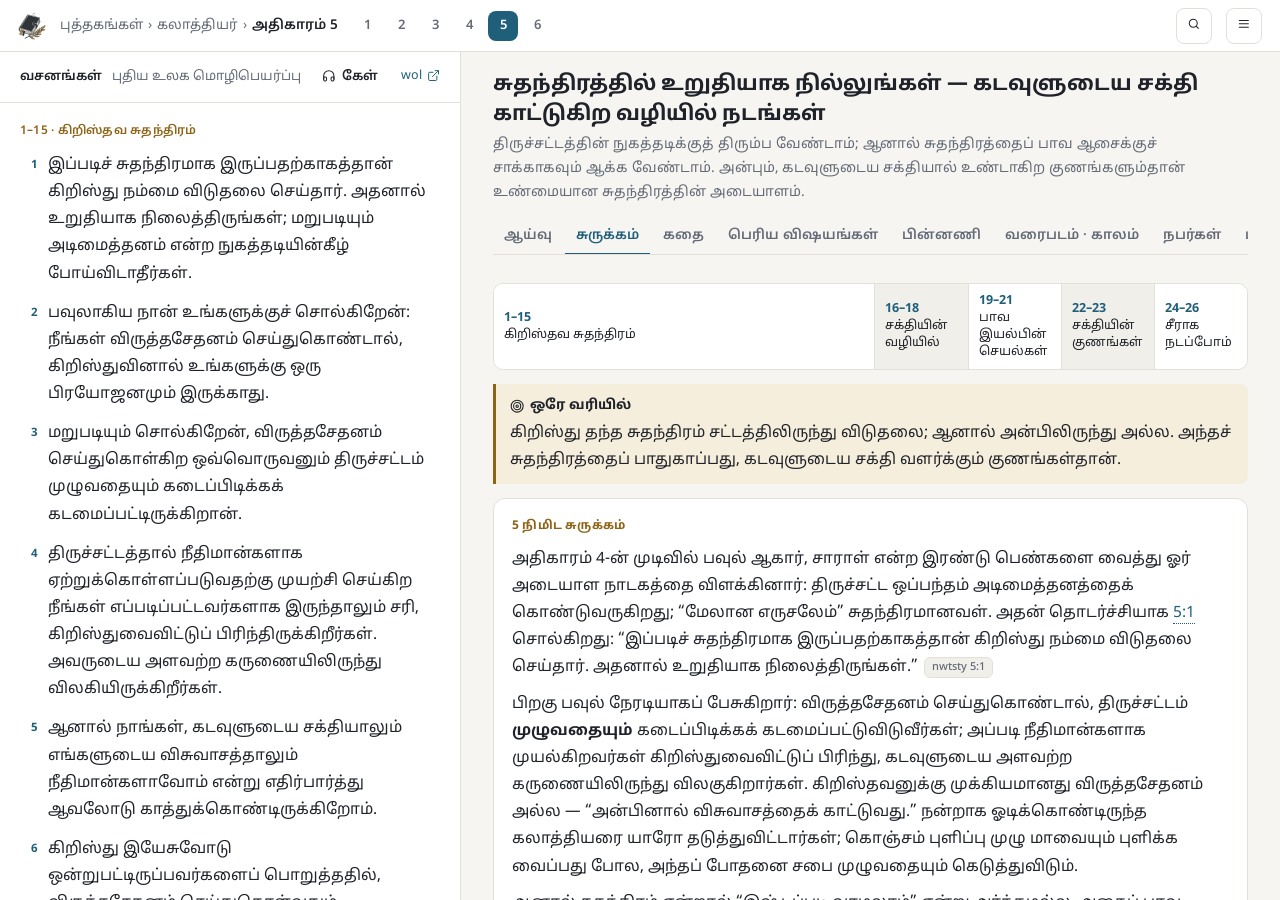
<file: books/galatians/5.html>
<!doctype html>
<html lang="ta">
<head>
<meta charset="utf-8">
<meta name="build" content="49483987ed">
<meta name="viewport" content="width=device-width,initial-scale=1">
<title>கலாத்தியர் 5 — ஆய்வு</title>
<link rel="icon" type="image/png" href="../../assets/brand/favicon-64.png">
<link rel="manifest" href="../../manifest.webmanifest">
<meta name="theme-color" content="#f6f5f2">
<link rel="apple-touch-icon" href="../../assets/brand/apple-touch-icon.png">
<link rel="icon" type="image/png" href="../../assets/brand/favicon-64.png">
<link rel="apple-touch-icon" href="../../assets/brand/apple-touch-icon.png">
<meta name="description" content="கலாத்தியர் அதிகாரம் 5 — கிறிஸ்தவ சுதந்திரம், பாவ இயல்புக்குரிய செயல்கள், கடவுளுடைய சக்தியால் உண்டாகிற குணங்கள்: சுருக்கம், கதை, வசனவாரியான ஆய்வு, யெகோவாவைப் பற்றி, பின்னணி, பாடங்கள் (jw.org ஆதாரங்களுடன்)">
<link rel="preconnect" href="https://fonts.googleapis.com"><link rel="preconnect" href="https://fonts.gstatic.com" crossorigin>
<link href="https://fonts.googleapis.com/css2?family=Noto+Sans+Tamil:wght@400;500;600;700&display=swap" rel="stylesheet">
<link rel="stylesheet" href="../../assets/style.css?v=ac786149">
<script src="../../assets/app.js?v=b1388565"></script>
</head>
<body class="app" data-book="48" data-chapter="5">
<header class="bar">
  <a class="brand" href="../../" aria-label="முகப்பு"><img src="../../assets/brand/logo-96.png" alt="" width="28" height="28"></a><nav class="crumbs"><a class="c-home" href="../../">புத்தகங்கள்</a><span class="sep c-home">›</span><a href="./">கலாத்தியர்</a><span class="sep">›</span><b><span class="c-long">அதிகாரம் </span>5</b></nav>
  <nav class="chsel" aria-label="அதிகாரங்கள்"><a href="1.html">1</a><a href="2.html">2</a><a href="3.html">3</a><a href="4.html">4</a><a class="on" href="5.html">5</a><a href="6.html">6</a></nav>
  <div class="spacer"></div>
  <button class="icon-btn" id="search-btn" aria-label="தேடு"><i data-i="search"></i></button><button class="icon-btn" id="reader-btn" aria-label="மெனு"><i data-i="menu"></i></button>
</header>

<div class="shell">
<aside class="verses" id="verses" data-parts='[[1,15,"கிறிஸ்தவ சுதந்திரம்"],[16,18,"கடவுளுடைய சக்தி காட்டுகிற வழியில் நடப்பது"],[19,21,"பாவ இயல்புக்குரிய செயல்கள்"],[22,23,"கடவுளுடைய சக்தியால் வருகிற குணங்கள்"],[24,26,"கடவுளுடைய சக்தி காட்டுகிற வழியில் நடப்பது"]]'>
  <div class="pane-head"><b>வசனங்கள்</b> <span class="ph-sub">புதிய உலக மொழிபெயர்ப்பு</span> <a href="https://wol.jw.org/ta/wol/b/r122/lp-tl/nwtsty/48/5" target="_blank" rel="noopener">wol <i data-i="ext"></i></a></div>
  <div id="vlist"><p class="muted" style="padding:16px 20px">ஏற்றுகிறது…</p></div>
</aside>

<main class="content">
<div class="chead">
  <h1>சுதந்திரத்தில் உறுதியாக நில்லுங்கள் — கடவுளுடைய சக்தி காட்டுகிற வழியில் நடங்கள்</h1>
  <p class="lead">திருச்சட்டத்தின் நுகத்தடிக்குத் திரும்ப வேண்டாம்; ஆனால் சுதந்திரத்தைப் பாவ ஆசைக்குச் சாக்காகவும் ஆக்க வேண்டாம். அன்பும், கடவுளுடைய சக்தியால் உண்டாகிற குணங்களும்தான் உண்மையான சுதந்திரத்தின் அடையாளம்.</p>
  <nav class="tabs" aria-label="பகுதிகள்">
    <button class="mob" data-v="verses"><i data-i="book"></i>வசனங்கள்</button>
    <button data-v="study">ஆய்வு</button>
    <button data-v="overview">சுருக்கம்</button>
    <button data-v="story">கதை</button>
    <button data-v="jehovah">பெரிய விஷயங்கள்</button>
    <button data-v="context">பின்னணி</button>
    <button data-v="map">வரைபடம் · காலம்</button>
    <button data-v="people">நபர்கள்</button>
    <button data-v="apply">பாடங்கள்</button>
  </nav>
</div>

<!-- ======================= OVERVIEW ======================= -->
<section class="view" data-view="overview">
<div class="structure" aria-label="அதிகார அமைப்பு">
  <button data-go="study" data-verse="1" style="flex:15"><b>1–15</b>கிறிஸ்தவ சுதந்திரம்</button>
  <button data-go="study" data-verse="16" style="flex:3"><b>16–18</b>சக்தியின் வழியில்</button>
  <button data-go="study" data-verse="19" style="flex:3"><b>19–21</b>பாவ இயல்பின் செயல்கள்</button>
  <button data-go="study" data-verse="22" style="flex:3"><b>22–23</b>சக்தியின் குணங்கள்</button>
  <button data-go="study" data-verse="24" style="flex:3"><b>24–26</b>சீராக நடப்போம்</button>
</div>

<div class="callout gold"><b><i data-i="target"></i>ஒரே வரியில்</b>கிறிஸ்து தந்த சுதந்திரம் சட்டத்திலிருந்து விடுதலை; ஆனால் அன்பிலிருந்து அல்ல. அந்தச் சுதந்திரத்தைப் பாதுகாப்பது, கடவுளுடைய சக்தி வளர்க்கும் குணங்கள்தான்.</div>

<div class="card">
<span class="label">5 நிமிட சுருக்கம்</span>
<p>அதிகாரம் 4-ன் முடிவில் பவுல் ஆகார், சாராள் என்ற இரண்டு பெண்களை வைத்து ஓர் அடையாள நாடகத்தை விளக்கினார்: திருச்சட்ட ஒப்பந்தம் அடிமைத்தனத்தைக் கொண்டுவருகிறது; “மேலான எருசலேம்” சுதந்திரமானவள். அதன் தொடர்ச்சியாக 5:1 சொல்கிறது: “இப்படிச் சுதந்திரமாக இருப்பதற்காகத்தான் கிறிஸ்து நம்மை விடுதலை செய்தார். அதனால் உறுதியாக நிலைத்திருங்கள்.” <a class="src" data-src="nwtsty-48-5" href="https://wol.jw.org/en/wol/b/r1/lp-e/nwtsty/48/5">nwtsty 5:1</a></p>
<p>பிறகு பவுல் நேரடியாகப் பேசுகிறார்: விருத்தசேதனம் செய்துகொண்டால், திருச்சட்டம் <b>முழுவதையும்</b> கடைப்பிடிக்கக் கடமைப்பட்டுவிடுவீர்கள்; அப்படி நீதிமான்களாக முயல்கிறவர்கள் கிறிஸ்துவைவிட்டுப் பிரிந்து, கடவுளுடைய அளவற்ற கருணையிலிருந்து விலகுகிறார்கள். கிறிஸ்தவனுக்கு முக்கியமானது விருத்தசேதனம் அல்ல — “அன்பினால் விசுவாசத்தைக் காட்டுவது.” நன்றாக ஓடிக்கொண்டிருந்த கலாத்தியரை யாரோ தடுத்துவிட்டார்கள்; கொஞ்சம் புளிப்பு முழு மாவையும் புளிக்க வைப்பது போல, அந்தப் போதனை சபை முழுவதையும் கெடுத்துவிடும்.</p>
<p>ஆனால் சுதந்திரம் என்றால் “இஷ்டப்படி வாழலாம்” என்று அர்த்தமல்ல. அதைப் பாவ ஆசைக்குச் சாக்காக்காமல், அன்பினால் ஒருவருக்கொருவர் அடிமைகளாக வேலை செய்ய வேண்டும். “உங்கள்மேல் நீங்கள் அன்பு காட்டுவது போல மற்றவர்கள்மேலும் அன்பு காட்ட வேண்டும்” (லேவி 19:18) என்ற ஒரே கட்டளையில் திருச்சட்டம் முழுவதும் நிறைவேறுகிறது. ஒருவரை ஒருவர் “கடித்துக் குதறினால்” எல்லாரும் அழிவார்கள்.</p>
<p>கடைசிப் பகுதியில் பவுல் இரண்டு சக்திகளை ஒப்பிடுகிறார்: பாவ ஆசையும் கடவுளுடைய சக்தியும் ஒன்றுக்கொன்று எதிரானவை. பாவ இயல்புக்குரிய 15 “செயல்களை” பட்டியலிட்டு, அவற்றைச் செய்து வருகிறவர்கள் கடவுளுடைய அரசாங்கத்துக்குள் அனுமதிக்கப்பட மாட்டார்கள் என்று எச்சரிக்கிறார். அதற்கு நேர் எதிராக, கடவுளுடைய சக்தியால் உண்டாகிற ஒன்பது குணங்கள்: அன்பு, சந்தோஷம், சமாதானம், பொறுமை, கருணை, நல்மனம், விசுவாசம், சாந்தம், சுயக்கட்டுப்பாடு. “இப்படிப்பட்டவற்றுக்கு எதிராக எந்தவொரு சட்டமும் இல்லை.” <a class="src" data-src="si-48" href="https://wol.jw.org/ta/wol/d/r122/lp-tl/1101990109">si 219 ¶12</a></p>
<p>இந்தக் குணங்கள் யெகோவாவின் சொந்த சுபாவத்தைப் பிரதிபலிக்கின்றன. அதனால் இது ஒரு சட்டப் பட்டியல் அல்ல; கடவுளுடைய சக்தி நம்மில் வளர்க்கும் “கனி.” அதிகாரம் ஒரு எளிய அறிவுரையோடு முடிகிறது: வறட்டு கௌரவம், போட்டி, வயிற்றெரிச்சல் வேண்டாம். <a class="src" data-src="nwtsty-48-5" href="https://wol.jw.org/en/wol/b/r1/lp-e/nwtsty/48/5">nwtsty 5:22</a></p>
</div>

<h2><i data-i="list"></i>முக்கியக் குறிப்புகள்</h2>
<div class="grid2">
  <div class="card kp"><span class="num">01</span><div><h4>உறுதியாக நில்லுங்கள்</h4><p>திருச்சட்டம் யாராலும் முழுமையாகக் கடைப்பிடிக்க முடியாத “அடிமைத்தனம் என்ற நுகத்தடி” (5:1; அப் 15:10).</p></div></div>
  <div class="card kp"><span class="num">02</span><div><h4>பாதி வழி இல்லை</h4><p>விருத்தசேதனம் = திருச்சட்டம் முழுவதற்கும் கடமை. அப்படிச் செய்தால் கிறிஸ்துவினால் “ஒரு பிரயோஜனமும் இருக்காது” (5:2-4).</p></div></div>
  <div class="card kp"><span class="num">03</span><div><h4>அன்பினால் செயல்படும் விசுவாசம்</h4><p>உடலில் உள்ள அடையாளம் அல்ல; இதயத்திலுள்ள விசுவாசமும் அன்பும்தான் முக்கியம் (5:6).</p></div></div>
  <div class="card kp"><span class="num">04</span><div><h4>ஓட்டத்தைத் தடுப்பவர்கள்</h4><p>“நன்றாக ஓடிக்கொண்டிருந்தீர்களே” — கெட்ட கூட்டுறவு சத்தியத்துக்குக் கீழ்ப்படிவதைத் தடுக்கும்; சிறிது புளிப்பு முழு மாவையும் கெடுக்கும் (5:7-9).</p></div></div>
  <div class="card kp"><span class="num">05</span><div><h4>சுதந்திரம் சாக்கு அல்ல</h4><p>அன்பினால் ஒருவருக்கொருவர் அடிமைகளாக — லேவி 19:18 முழு திருச்சட்டத்தின் சாராம்சம் (5:13, 14).</p></div></div>
  <div class="card kp"><span class="num">06</span><div><h4>“கடித்துக் குதறாதீர்கள்”</h4><p>விலங்குகள் போலச் சண்டை போட்டால் சபை அழியும் (5:15).</p></div></div>
  <div class="card kp"><span class="num">07</span><div><h4>இரண்டு எதிரெதிர் சக்திகள்</h4><p>பாவ ஆசை எதிர் கடவுளுடைய சக்தி; சக்தியின் வழியில் நடப்பவர் தவறான ஆசையை உடனே ஒதுக்குகிறார் (5:16-18).</p></div></div>
  <div class="card kp"><span class="num">08</span><div><h4>15 செயல்கள் — ஒரு எச்சரிக்கை</h4><p>“இதுபோன்ற காரியங்கள்” — பட்டியல் முழுமையானது அல்ல; பகுத்தறிவு தேவை (5:19-21).</p></div></div>
  <div class="card kp"><span class="num">09</span><div><h4>ஒரே “கனி,” ஒன்பது குணங்கள்</h4><p>எல்லாம் சேர்ந்தே வளர வேண்டும்; அவை யெகோவாவின் சுபாவத்தைக் காட்டுகின்றன (5:22, 23).</p></div></div>
  <div class="card kp"><span class="num">10</span><div><h4>வறட்டு கௌரவம் வேண்டாம்</h4><p>போட்டியும் வயிற்றெரிச்சலும் சக்தியின் குணங்களுக்கு எதிரி (5:26).</p></div></div>
</div>

<div class="callout"><b><i data-i="bulb"></i>எப்படிப் படிக்கலாம்?</b>இடது பக்கத்தில் வசனங்களை வாசியுங்கள்; ஒரு வசனத்தைத் தொட்டால் அதன் விளக்கம் திறக்கும். பவுலின் வாதத்தை எளிமையாகப் புரிந்துகொள்ள <a href="#story" data-go="story">கதை</a> பகுதிக்குப் போங்கள். ஒன்பது குணங்களின் அட்டைகள் <a href="#study" data-go="study" data-verse="22">ஆய்வு 5:22–23</a> பகுதியில் உள்ளன.</div>
</section>

<!-- ======================= STORY ======================= -->
<section class="view" data-view="story">

<div class="story">

<article class="st"><div class="st-head"><span class="q"></span><h3><span class="when">5:1 · 4:21-31-ன் தொடர்ச்சி</span>“இப்படிச் சுதந்திரமாக இருப்பதற்காக” — எப்படிப்பட்ட சுதந்திரம்?</h3></div><div class="st-body">
<p><b>பவுல் சொல்வது:</b> “இப்படிச் சுதந்திரமாக இருப்பதற்காகத்தான் கிறிஸ்து நம்மை விடுதலை செய்தார். அதனால் உறுதியாக நிலைத்திருங்கள்; மறுபடியும் அடிமைத்தனம் என்ற நுகத்தடியின்கீழ் போய்விடாதீர்கள்.”</p>
<p><b>ஏன்:</b> “இப்படி” என்ற வார்த்தை முந்தின பகுதியைச் சுட்டிக்காட்டுகிறது. அடிமைப் பெண் ஆகாருடைய பிள்ளைகளைப் போல அல்ல, சுதந்திரமான பெண்ணான “மேலான எருசலேமின்” பிள்ளைகளாக நாம் அனுபவிக்கும் சுதந்திரம் (4:26). இந்த வசனத்தை “அவளுடைய சுதந்திரத்தோடு கிறிஸ்து நம்மை விடுதலை செய்தார்” என்றும் மொழிபெயர்க்கலாம் என்று ஆராய்ச்சிக் குறிப்பு சொல்கிறது. இந்தக் கடிதத்தில் “சுதந்திரம்,” “விடுதலை” என்ற வார்த்தைகள் பல தடவை வருகின்றன.</p>
<p><b>நுகத்தடி ஏன்?</b> திருச்சட்டம் நீதியானது, பரிசுத்தமானது (ரோ 7:12). அதனால்தான் அபூரண மனிதர்களால் அதை முழுமையாகக் கடைப்பிடிக்க முடியவில்லை. அதற்குத் திரும்புகிறவனை அந்தச் சட்டமே பாவி என்று தீர்ப்பளிக்கும் — அவன் மறுபடியும் பாவத்துக்கு அடிமை. எருசலேம் கூட்டத்திலும் பேதுரு இதையே சொன்னார்: “நம்முடைய முன்னோர்களாலும் நம்மாலும் சுமக்க முடியாமலிருந்த நுகத்தடி” (அப் 15:10).</p>
<div class="evidence"><span>ஆதாரம்:</span> <a class="src" data-src="nwtsty-48-5" href="https://wol.jw.org/en/wol/b/r1/lp-e/nwtsty/48/5">nwtsty 5:1</a> <a class="src" data-src="w92-6-15-stand" href="https://wol.jw.org/ta/wol/d/r122/lp-tl/1992203">w92 6/15 15</a> <a class="src" data-src="w08-highlights" href="https://wol.jw.org/en/wol/d/r1/lp-e/2008607">w08 Highlights</a></div>
<div class="reflect"><i data-i="help"></i><span>கிறிஸ்து எனக்குக் கொடுத்த விடுதலையை நான் உண்மையிலேயே மதிக்கிறேனா, அல்லது “இன்னும் கொஞ்சம் சட்டம் இருந்தால் பாதுகாப்பு” என்று நினைக்கிறேனா?</span></div>
</div></article>

<article class="st"><div class="st-head"><span class="q"></span><h3><span class="when">5:2-4</span>“கொஞ்சம் விருத்தசேதனம் மட்டும்தானே” — ஏன் அது இவ்வளவு பெரிய விஷயம்?</h3></div><div class="st-body">
<p><b>பவுல் சொல்வது:</b> “பவுலாகிய நான் உங்களுக்குச் சொல்கிறேன்: நீங்கள் விருத்தசேதனம் செய்துகொண்டால், கிறிஸ்துவினால் உங்களுக்கு ஒரு பிரயோஜனமும் இருக்காது. … விருத்தசேதனம் செய்துகொள்கிற ஒவ்வொருவனும் திருச்சட்டம் முழுவதையும் கடைப்பிடிக்கக் கடமைப்பட்டிருக்கிறான். … நீங்கள் கிறிஸ்துவைவிட்டுப் பிரிந்திருக்கிறீர்கள். அவருடைய அளவற்ற கருணையிலிருந்து விலகியிருக்கிறீர்கள்.”</p>
<p><b>ஏன்:</b> போலிப் போதகர்கள் விருத்தசேதனத்தை ஒரு “சின்ன கூடுதல் படி” போலக் காட்டியிருக்கலாம். ஆனால் பவுல் காட்டுகிறார்: திருச்சட்டம் ஒரு முழுத் தொகுப்பு. ஒரு கட்டளையை மீட்புக்கு அவசியம் என்று ஏற்றுக்கொண்டால், மற்ற எல்லாவற்றுக்கும் கடமைப்பட்டுவிடுகிறோம். ஏற்கெனவே 3:10-ல் உபா 27:26-ஐ மேற்கோள் காட்டியிருந்தார்: எல்லாவற்றையும் கடைப்பிடிக்காதவன் சபிக்கப்பட்டவன் (ரோ 2:25). அப்படியென்றால், கிறிஸ்துவின் பலியோடு சேர்த்து சட்டத்தையும் நம்பினால், உண்மையில் கிறிஸ்துவை நம்பவில்லை என்று அர்த்தம். இரண்டு வழிகளையும் ஒரே நேரத்தில் பிடித்துக்கொள்ள முடியாது.</p>
<div class="callout"><b><i data-i="bulb"></i>எளிமையாகச் சொன்னால்</b>மீட்பு ஒரு பரிசு (அளவற்ற கருணை). அதற்கு “கட்டணம்” செலுத்த முயன்றால், அது இனி பரிசு அல்ல. விருத்தசேதனத்தை <i>மீட்புக்கான நிபந்தனையாக</i> ஆக்கியதுதான் பிரச்சினை — விருத்தசேதனமே அல்ல (5:6; 1கொ 7:19).</div>
<div class="evidence"><span>ஆதாரம்:</span> ரோ 2:25; 3:20; கலா 2:16; 3:10 <a class="src" data-src="si-48" href="https://wol.jw.org/ta/wol/d/r122/lp-tl/1101990109">si 219 ¶15</a></div>
<div class="reflect"><i data-i="help"></i><span>யெகோவாவின் அன்பைச் “சம்பாதிக்க” வேண்டும் என்று நினைத்து, சேவையை ஒரு கணக்குப் புத்தகம் போல நான் பார்க்கிறேனா?</span></div>
</div></article>

<article class="st"><div class="st-head"><span class="q"></span><h3><span class="when">5:5-6</span>அப்படியென்றால் உண்மையில் எது முக்கியம்?</h3></div><div class="st-body">
<p><b>பவுல் சொல்வது:</b> “நாங்கள், கடவுளுடைய சக்தியாலும் எங்களுடைய விசுவாசத்தாலும் நீதிமான்களாவோம் என்று எதிர்பார்த்து ஆவலோடு காத்துக்கொண்டிருக்கிறோம். … விருத்தசேதனம் செய்துகொள்வதும் முக்கியமல்ல, செய்துகொள்ளாமல் இருப்பதும் முக்கியமல்ல. அன்பினால் விசுவாசத்தைக் காட்டுவதுதான் முக்கியம்.”</p>
<p><b>ஏன்:</b> இந்த வசனம் முழு அதிகாரத்தின் இரண்டு பகுதிகளையும் இணைக்கிறது. முதல் பாதி (5:1-12) “விசுவாசம், சட்டம் அல்ல” என்கிறது; இரண்டாம் பாதி (5:13-26) “அந்த விசுவாசம் அன்பாக வெளிப்பட வேண்டும்” என்கிறது. விருத்தசேதனம் இல்லாததைப் பற்றிப் பெருமைப்படுவதும் பயனில்லை — யூதர், யூதரல்லாதவர் என்ற உடல் வேறுபாடுகளை ஒதுக்கி, ஒரே சபையாக இணைத்தது இந்தக் கருத்துதான் என்று si சொல்கிறது.</p>
<div class="evidence"><span>ஆதாரம்:</span> 1கொ 7:19; கலா 6:15; கொலோ 3:10, 11 <a class="src" data-src="si-48" href="https://wol.jw.org/ta/wol/d/r122/lp-tl/1101990109">si 219 ¶12, 15</a></div>
</div></article>

<article class="st"><div class="st-head"><span class="q"></span><h3><span class="when">5:7-10</span>“நன்றாக ஓடிக்கொண்டிருந்தீர்களே… தடுத்தது யார்?”</h3></div><div class="st-body">
<p><b>பவுல் சொல்வது:</b> “சத்திய பாதையில் நீங்கள் நன்றாக ஓடிக்கொண்டிருந்தீர்களே. … தடுத்தது யார்? … உங்களை அழைத்த கடவுள் அல்ல. புளிப்புள்ள சிறிதளவு மாவு பிசைந்த மாவு முழுவதையும் புளிக்க வைத்துவிடும். … உங்கள் மத்தியில் பிரச்சினை உண்டாக்குகிறவன் யாராக இருந்தாலும் சரி, அவனுக்குத் தண்டனைத் தீர்ப்பு கிடைக்கும்.”</p>
<p><b>இரண்டு படங்கள்:</b></p>
<div class="fig-row">
<div class="card"><span class="label">ஓட்டப்பந்தயம்</span>கிறிஸ்தவ வாழ்க்கையை ஓட்டப்பந்தயமாகப் பவுல் பல தடவை விவரிக்கிறார் (2:2; 1கொ 9:24). பைபிளில் “நடப்பது,” “ஓடுவது” என்பவை ஒரு வாழ்க்கைப் பாதையைப் பின்பற்றுவதைக் குறிக்கின்றன (ஆதி 5:22; 6:9). யாரோ நடுவில் புகுந்து ஓட்டத்தைத் தடுத்துவிட்டார்கள். <a class="src" data-src="nwtsty-48-5" href="https://wol.jw.org/en/wol/b/r1/lp-e/nwtsty/48/5">nwtsty 5:7</a></div>
<div class="card"><span class="label">புளிப்பு</span>சிறிதளவு புளித்த மாவு முழு மாவுக்கும் பரவுவது போல, போலிப் போதகர்களும் அவர்களுடைய போதனையும் முழு சபையையும் கெடுக்கலாம். இது ஒரு பழமொழியாக இருந்ததாகத் தெரிகிறது; 1கொ 5:6-லும் பவுல் இதைப் பயன்படுத்துகிறார். <a class="src" data-src="nwtsty-48-5" href="https://wol.jw.org/en/wol/b/r1/lp-e/nwtsty/48/5">nwtsty 5:9</a></div>
</div>
<p><b>ஏன் இவ்வளவு நம்பிக்கையோடு (5:10)?</b> பவுல் கலாத்தியரைக் கைவிடவில்லை: “என் கருத்தை ஏற்றுக்கொள்வீர்கள் என்ற நம்பிக்கையோடு இருக்கிறேன்.” கண்டனம் போதகர்கள் மேல்; சபையின் மேல் அன்பும் நம்பிக்கையும்.</p>
<div class="callout ok"><b><i data-i="users"></i>இன்று நமக்கு</b>“கெட்ட கூட்டுறவு, ‘சத்தியத்துக்குத் தொடர்ந்து கீழ்ப்படிவதை’ தடுக்கலாம். அதனால் அதைத் தவிர்ப்பது ஞானமானது” என்று காவற்கோபுரம் சொல்கிறது. விசுவாசதுரோகம் கொஞ்சமாக இருந்தாலும் சபை முழுவதையும் கெடுக்கலாம். <a class="src" data-src="w08-highlights" href="https://wol.jw.org/en/wol/d/r1/lp-e/2008607">w08 Highlights</a> <a class="src" data-src="w92-6-15-joy" href="https://wol.jw.org/ta/wol/d/r122/lp-tl/1992204">w92 6/15 20 ¶9</a></div>
<div class="evidence"><span>ஆதாரம்:</span> 1கொ 15:33; 2தீ 2:16-18 <a class="src" data-src="nwtsty-48-5" href="https://wol.jw.org/en/wol/b/r1/lp-e/nwtsty/48/5">nwtsty 5:7, 9</a></div>
<div class="reflect"><i data-i="help"></i><span>என் ஓட்டத்தை யாராவது அல்லது ஏதாவது மெதுவாக்குகிறதா — ஒரு நண்பர், ஒரு வலைத்தளம், ஒரு “புதிய” கருத்து?</span></div>
</div></article>

<article class="st"><div class="st-head"><span class="q"></span><h3><span class="when">5:11-12</span>பவுல் ஏன் இவ்வளவு கடுமையான வார்த்தைகளைப் பயன்படுத்துகிறார்?</h3></div><div class="st-body">
<p><b>பவுல் சொல்வது:</b> “விருத்தசேதனம் செய்யச் சொல்லி நான் இன்னமும் பிரசங்கிக்கிறேன் என்றால், ஏன் இன்னமும் துன்புறுத்தப்படுகிறேன்? … விருத்தசேதனம் என்ற பெயரில் உங்களைத் திசைதிருப்ப முயற்சி செய்கிறவர்கள் தங்களுடைய உறுப்பைத் துண்டித்துக்கொள்ளட்டும்.”</p>
<p><b>5:11 — ஒரு பொய்க் குற்றச்சாட்டுக்குப் பதில்:</b> “பவுலே சில இடங்களில் விருத்தசேதனத்தைப் பிரசங்கிக்கிறார்” என்று சிலர் சொல்லியிருக்கலாம் (1:10 பார்க்க). பவுலின் பதில்: அப்படியென்றால் யூதர்கள் ஏன் இன்னும் என்னைத் துன்புறுத்துகிறார்கள்? இயேசுவின் சித்திரவதைக் கம்பத்தைப் பற்றிய செய்தி — கிறிஸ்துவின் பலியில் விசுவாசம் வைப்பது மட்டுமே மீட்புக்கு வழி — திருச்சட்டத்தை வலியுறுத்திய யூதர்களுக்கு “இடறலாக” இருந்தது (1கொ 1:23). அந்தச் செய்தியை நான் விடவில்லை; அதனால்தான் துன்புறுத்தப்படுகிறேன்.</p>
<p><b>5:12 — கவனமாகப் புரிந்துகொள்ள வேண்டிய வசனம்:</b> “தங்களுடைய உறுப்பைத் துண்டித்துக்கொள்ளட்டும்” என்பது நேரடியான விருப்பம் அல்ல; கேலி கலந்த, மிகைப்படுத்திய கடுமையான வார்த்தை. அப்படிச் செய்தால், அவர்கள் ஆதரிக்கும் அதே திருச்சட்டத்தின்படியே அவர்கள் தகுதியில்லாதவர்களாகிவிடுவார்கள் (உபா 23:1). விளக்கம் ஆய்வு பகுதியில் (5:11, 12).</p>
<div class="callout"><b><i data-i="shield"></i>பாடம்</b>“கடுமையான வார்த்தைகள்தான்! ஆனால் கடவுள் கொடுத்த சுதந்திரத்தைக் காத்துக்கொள்ள, நாமும் விசுவாசதுரோகத்தை அதே உறுதியோடு ஒதுக்கித்தள்ள வேண்டும்” என்று காவற்கோபுரம் சொல்கிறது. பவுலின் கோபம் தனிப்பட்ட பழிவாங்குதல் அல்ல; தான் நேசித்த சபைகளைக் காப்பாற்ற வேண்டும் என்ற கவலை. <a class="src" data-src="w92-6-15-joy" href="https://wol.jw.org/ta/wol/d/r122/lp-tl/1992204">w92 6/15 20 ¶9</a></div>
<div class="evidence"><span>ஆதாரம்:</span> உபா 23:1; 1கொ 1:23 <a class="src" data-src="nwtsty-48-5" href="https://wol.jw.org/en/wol/b/r1/lp-e/nwtsty/48/5">nwtsty 5:11, 12</a> <a class="src" data-src="nwt-glossary-ta" href="https://wol.jw.org/ta/wol/d/r122/lp-tl/1001061175">nwt சொல் பட்டியல் “அண்ணகர்”</a></div>
</div></article>

<article class="st"><div class="st-head"><span class="q"></span><h3><span class="when">5:13-15</span>சுதந்திரம் = இஷ்டப்படி வாழ்வதா?</h3></div><div class="st-body">
<p><b>பவுல் சொல்வது:</b> “நீங்கள் சுதந்திரமாக இருக்க அழைக்கப்பட்டீர்கள் என்பது உண்மைதான். ஆனால், இந்தச் சுதந்திரத்தைப் பாவ ஆசைகளை நிறைவேற்றுவதற்குச் சாக்காகப் பயன்படுத்தாதீர்கள். அதற்குப் பதிலாக, அன்பினால் ஒருவருக்கொருவர் அடிமைகளாக வேலை செய்யுங்கள்.”</p>
<p><b>ஏன் இந்தத் திருப்பம்:</b> இதுவரை “சட்டத்துக்குத் திரும்பாதீர்கள்” என்றார். இப்போது மறுபக்கத்து ஆபத்தைக் காட்டுகிறார்: “சட்டம் இல்லை, அதனால் எதுவும் செய்யலாம்.” இரண்டுமே சுதந்திரத்தை இழக்கும் வழிகள். நேரடியாக “பாவ இயல்புக்கு ஒரு வாய்ப்பு” — “சதை” (கிரேக்கு <i>சார்க்ஸ்</i>) என்ற வார்த்தை இனி வரும் வசனங்களில் பல தடவை வருகிறது. “அடிமைகளாக வேலை செய்யுங்கள்” என்பது ஒருவருக்கொருவர் மனத்தாழ்மையோடும் மதிப்போடும் சேவை செய்வதைக் குறிக்கலாம். முரண் கவனியுங்கள்: சட்டத்தின் அடிமைத்தனத்திலிருந்து விடுதலையானவர்கள், அன்பினால் தாங்களாகவே ஒருவருக்கொருவர் “அடிமைகள்” ஆகிறார்கள்.</p>
<div class="callout ok"><b><i data-i="link"></i>எபிரெய வேதாகமப் பின்னணி: லேவியராகமம் 19:18</b>“உங்கள் ஜனங்களை நீங்கள் பழிவாங்கக் கூடாது. அவர்கள்மேல் பகை வைத்திருக்கக் கூடாது. உங்கள்மேல் நீங்கள் அன்பு காட்டுவது போல மற்றவர்கள்மேலும் அன்பு காட்ட வேண்டும். நான் யெகோவா.”<br><b>பவுல் ஏன் இதை மேற்கோள் காட்டுகிறார்?</b> போலிப் போதகர்கள் “திருச்சட்டம்!” என்று வலியுறுத்தினார்கள். பவுல் அதே திருச்சட்டத்திலிருந்து பதில் தருகிறார்: சட்டத்தின் மையமே அன்புதான். அன்பு காட்டுகிறவர் உண்மையில் முழு திருச்சட்டத்தின் நோக்கத்தையும் நிறைவேற்றுகிறார் (ரோ 13:8-10). இந்த வசனத்தின் முதல் பாதி பழிவாங்குதலையும் பகையையும் தடை செய்கிறது என்பதையும் கவனியுங்கள் — அடுத்த வசனத்தில் பவுல் பேசும் “கடித்துக் குதறுதல்” அதற்கு நேர் எதிரானது. <a class="src" data-src="nwtsty-48-5" href="https://wol.jw.org/en/wol/b/r1/lp-e/nwtsty/48/5">nwtsty 5:14</a> <a class="src" data-src="si-48" href="https://wol.jw.org/ta/wol/d/r122/lp-tl/1101990109">si 219 ¶15</a></div>
<p><b>5:15 — “கடித்துக் குதறுதல்”:</b> காட்டு விலங்குகள் ஒன்றையொன்று தாக்குவது போன்ற படம். சபையில் புறங்கூறுதலும் வெறுப்பும் இருந்தால் “ஒருவரால் ஒருவர் அழிக்கப்படுவீர்கள்.” ஒரு சகோதரர், சிறையில் இன்னொரு உண்மையுள்ள சகோதரரோடு பேசிப் பலம் பெற்ற பிறகு யோசித்தார்: “நாங்கள் இருவரும் ஒருவரோடு ஒருவர் பேசாமல் இருந்திருந்தால்?” நமக்கு நம் சகோதரர்கள் தேவை; அதனால் மன்னிப்பவர்களாகவும் கருணையுள்ளவர்களாகவும் இருக்க வேண்டும்.</p>
<div class="evidence"><span>ஆதாரம்:</span> 1பே 2:16; யாக் 3:14; 4:1, 2 <a class="src" data-src="nwtsty-48-5" href="https://wol.jw.org/en/wol/b/r1/lp-e/nwtsty/48/5">nwtsty 5:13</a> <a class="src" data-src="w92-6-15-joy" href="https://wol.jw.org/ta/wol/d/r122/lp-tl/1992204">w92 6/15 20 ¶10</a> <a class="src" data-src="w00-2-1" href="https://wol.jw.org/ta/wol/d/r122/lp-tl/2000086">w00 2/1 26-27</a></div>
<div class="reflect"><i data-i="help"></i><span>சபையில் யாரோடாவது நான் “பேசாமல்” இருக்கிறேனா? இன்று சமாதானம் செய்ய நான் என்ன செய்யலாம்?</span></div>
</div></article>

<article class="st"><div class="st-head"><span class="q"></span><h3><span class="when">5:16-18</span>உள்ளே நடக்கும் போர் — யார் ஜெயிப்பார்கள்?</h3></div><div class="st-body">
<p><b>பவுல் சொல்வது:</b> “கடவுளுடைய சக்தி காட்டுகிற வழியில் நடந்துகொண்டிருங்கள், அப்போது எந்தவொரு பாவ ஆசையையும் நிறைவேற்ற மாட்டீர்கள். பாவ ஆசை கடவுளுடைய சக்திக்கு விரோதமானது. … இவை ஒன்றுக்கொன்று எதிராக இருப்பதால் நீங்கள் செய்ய விரும்புகிற காரியங்களைச் செய்ய முடிவதில்லை.”</p>
<p><b>ஏன்:</b> சட்டம் இல்லாமல் ஒருவர் எப்படி நல்லவராக இருக்க முடியும்? பவுலின் பதில்: கடவுளுடைய சக்தி. இங்கே “பாவ ஆசை” (சதை) என்பது நம் பாவ இயல்பு; “சக்தி” என்பது கடவுளுடைய சக்தி. இரண்டும் ஒரே நேரத்தில் நம்மை இழுக்கின்றன (ரோ 7:18-20). சக்தியின் வழியில் நடப்பவருக்கும் தவறான ஆசைகள் வரலாம்; ஆனால் அவர் அவற்றை <b>உடனே ஒதுக்கித்தள்ளுகிறார்</b>, அவற்றைப் பற்றி யோசித்துக்கொண்டிருப்பதில்லை. அதனால் அவர் பாவத்தை ஒரு பழக்கமாகச் செய்வதில்லை.</p>
<p><b>5:18:</b> “கடவுளுடைய சக்தி காட்டுகிற வழியில் நடந்தால், நீங்கள் திருச்சட்டத்தின்கீழ் இல்லை.” அன்பு, ஒரு சட்டம் அல்ல, நம்மைச் சரியானதைச் செய்யத் தூண்டுகிறது. உதாரணமாக, புறங்கூறக் கூடாது என்ற சட்டம் இருப்பதால் அல்ல, அன்பு இருப்பதால் நாம் மற்றவர்களைப் பற்றித் தவறாகப் பேசுவதில்லை (லேவி 19:16).</p>
<div class="callout"><b><i data-i="bulb"></i>சமீபத்திய காவற்கோபுரம்</b>யெகோவாவுடைய சக்தி தவறான ஆசைகளை முழுவதுமாக நீக்கிவிடுவதில்லை; ஆனால் சரியானதைச் செய்யும் நம் தீர்மானத்தைப் பலப்படுத்துகிறது. அதைப் பெற: பைபிள் படிப்பு, கூட்டங்கள், உருக்கமான ஜெபம் (லூ 11:9-13). <a class="src" data-src="w26-9-protection" href="https://wol.jw.org/ta/wol/d/r122/lp-tl/2026560">w26.09 5 ¶14</a> <a class="src" data-src="w23-1-transformed" href="https://wol.jw.org/ta/wol/d/r122/lp-tl/2023241">w23.01 11 ¶13</a></div>
<div class="evidence"><span>ஆதாரம்:</span> ரோ 8:4-6; யாக் 1:14, 15 <a class="src" data-src="nwtsty-48-5" href="https://wol.jw.org/en/wol/b/r1/lp-e/nwtsty/48/5">nwtsty 5:16, 17</a> <a class="src" data-src="w92-6-15-joy" href="https://wol.jw.org/ta/wol/d/r122/lp-tl/1992204">w92 6/15 20 ¶11</a></div>
<div class="reflect"><i data-i="help"></i><span>ஒரு தவறான எண்ணம் வரும்போது நான் அதை உடனே தள்ளுகிறேனா, அல்லது கொஞ்ச நேரம் “யோசித்துப் பார்க்கிறேனா”?</span></div>
</div></article>

<article class="st"><div class="st-head"><span class="q"></span><h3><span class="when">5:19-23</span>இரண்டு பட்டியல்கள் — “செயல்கள்” எதிர் “கனி”</h3></div><div class="st-body">
<p><b>பவுல் சொல்வது:</b> பாவ இயல்புக்குரிய செயல்கள் “வெளிப்படையாகத் தெரிகின்றன” — 15 காரியங்களைப் பட்டியலிடுகிறார், “இதுபோன்ற காரியங்களைச் செய்து வருகிறவர்கள் கடவுளுடைய அரசாங்கத்துக்குள் அனுமதிக்கப்பட மாட்டார்கள்” என்று எச்சரிக்கிறார். “ஆனால்,” கடவுளுடைய சக்தியால் உண்டாகிற ஒன்பது குணங்கள்… “இப்படிப்பட்டவற்றுக்கு எதிராக எந்தவொரு சட்டமும் இல்லை.”</p>
<p><b>ஏன் இந்த ஒப்பீடு:</b> பாவ இயல்புக்குரியவை முட்கள் போன்றவை; சக்தியின் குணங்கள் தேவபக்தியுள்ள இதயங்களில் விளையும் அருமையான கனிகள் போன்றவை என்று ஒரு காவற்கோபுரம் விவரிக்கிறது. இரண்டு பட்டியல்களையும் அருகருகே வைத்துப் பார்த்தால் வித்தியாசம் தெளிவாகிறது:</p>
<div class="table-wrap"><table>
<tr><th></th><th>பாவ இயல்பு (5:19-21)</th><th>கடவுளுடைய சக்தி (5:22, 23)</th></tr>
<tr><td><b>வார்த்தை</b></td><td>“செயல்கள்” — பன்மை; ஒருவர் பாவ இயல்பின் செல்வாக்கில் யோசித்துச் செய்பவை</td><td>“கனி” (<i>கார்ப்போஸ்</i>) — ஒருமை; ஒன்றாக வளரும் ஒரு முழுமையான தொகுப்பு</td></tr>
<tr><td><b>எத்தனை?</b></td><td>15 + “இதுபோன்ற காரியங்கள்”</td><td>9 + “இப்படிப்பட்டவை”</td></tr>
<tr><td><b>எங்கிருந்து?</b></td><td>நாம் பிறப்பிலேயே பெற்ற பாவ இயல்பு</td><td>யெகோவா — அவருடைய சுபாவத்தையே பிரதிபலிக்கின்றன</td></tr>
<tr><td><b>எப்படி வருகிறது?</b></td><td>தவறான ஆசைகளுக்கு இடம் கொடுப்பதால்</td><td>சக்தியின் செல்வாக்குக்கு இடம் கொடுப்பதால் — நன்றாகப் பராமரிக்கப்பட்ட மரம் கனி கொடுப்பது போல (சங் 1:1-3)</td></tr>
<tr><td><b>உறவுகளில்</b></td><td>பகை, சண்டை, பிரிவினை — சபையை உடைக்கிறது</td><td>சமாதானம், கருணை — சபையை இணைக்கிறது</td></tr>
<tr><td><b>சட்டம்?</b></td><td>கடவுளுடைய தராதரங்களை மீறுகிறது</td><td>“எதிராக எந்தச் சட்டமும் இல்லை” — எவ்வளவு வேண்டுமானாலும் வளர்க்கலாம்</td></tr>
<tr><td><b>முடிவு</b></td><td>கடவுளுடைய அரசாங்கத்துக்குள் அனுமதி இல்லை</td><td>சந்தோஷமான அரசாங்க நம்பிக்கை</td></tr>
<tr><td><b>என்ன செய்ய வேண்டும்?</b></td><td>“மரக் கம்பத்தில் ஆணியடித்துவிடுங்கள்” (5:24)</td><td>“தொடர்ந்து சீராக நடப்போமாக” (5:25)</td></tr>
</table></div>
<p class="small muted">அட்டவணை எங்களுடைய ஒழுங்கமைப்பு; உள்ளடக்கம் கீழுள்ள ஆதாரங்களிலிருந்து.</p>
<p><b>“இதுபோன்ற காரியங்கள்” (5:21):</b> பட்டியல் முழுமையானது அல்ல. உதாரணமாக, கெட்ட எண்ணத்தோடு அவதூறு பேசுவது பட்டியலில் இல்லை, ஆனால் அது பெரும்பாலும் பகை, சண்டை, பொறாமை, கோப வெறியோடு சேர்ந்தே வருகிறது. கலாத்தியர் தங்களுடைய பகுத்தறியும் திறனைப் பயன்படுத்த வேண்டியிருந்தது (எபி 5:14). அதே போல, சக்தியின் குணங்களும் ஒன்பதோடு முடிவதில்லை (எபே 5:9; 1தீ 6:11).</p>
<div class="fig-row"><figure><img src="../../assets/img/galatians/5-love.jpg" alt="அன்பு" loading="lazy"><figcaption>அன்பு — வயது, இனம் பார்க்காமல் சகோதர சகோதரிகள் அன்போடு பழகுகிறார்கள். <a class="src" data-src="w17-8-love" href="https://wol.jw.org/ta/wol/d/r122/lp-tl/2017527">காவற்கோபுரம் (படிப்பு), ஆகஸ்ட் 2017, பக்</a></figcaption></figure><figure><img src="../../assets/img/galatians/5-patience.jpg" alt="பொறுமை" loading="lazy"><figcaption>பொறுமை — தன் டீனேஜ் மகன் பேசுவதை ஓர் அப்பா பொறுமையாகக் கேட்கிறார். <a class="src" data-src="w18-8-patience" href="https://wol.jw.org/ta/wol/d/r122/lp-tl/2018527">காவற்கோபுரம் (படிப்பு), ஆகஸ்ட் 2018, பக்</a></figcaption></figure><figure><img src="../../assets/img/galatians/5-selfcontrol.jpg" alt="சுயக்கட்டுப்பாடு" loading="lazy"><figcaption>சுயக்கட்டுப்பாடு — முகத்தில் அறையப்பட்டபோதும் இயேசு சுயக்கட்டுப்பாட்டோடு நடந்துகொண்டார் (யோவா 18:22, 23). <a class="src" data-src="w20-6-selfcontrol" href="https://wol.jw.org/ta/wol/d/r122/lp-tl/2020445">காவற்கோபுரம் (படிப்பு), ஜூன் 2020, பக். </a></figcaption></figure></div><div class="evidence"><span>ஆதாரம்:</span> <a class="src" data-src="nwtsty-48-5" href="https://wol.jw.org/en/wol/b/r1/lp-e/nwtsty/48/5">nwtsty 5:19, 21, 22, 23</a> <a class="src" data-src="w92-6-15-joy" href="https://wol.jw.org/ta/wol/d/r122/lp-tl/1992204">w92 6/15 21 ¶12-13</a> <a class="src" data-src="w20-6-qfr" href="https://wol.jw.org/ta/wol/d/r122/lp-tl/2020446">w20.06 17</a> <a class="src" data-src="si-48" href="https://wol.jw.org/ta/wol/d/r122/lp-tl/1101990109">si 220 ¶18</a></div>
<div class="reflect"><i data-i="help"></i><span>இந்த அட்டவணையின் எந்தப் பக்கத்தில் என் சமீபத்திய வாரம் அதிகமாகத் தெரிகிறது?</span></div>
</div></article>

<article class="st"><div class="st-head"><span class="q"></span><h3><span class="when">5:24-26</span>“மரக் கம்பத்தில் ஆணியடித்துவிட்டார்கள்” — பிறகு?</h3></div><div class="st-body">
<p><b>பவுல் சொல்வது:</b> “கிறிஸ்து இயேசுவுக்குச் சொந்தமானவர்கள் தங்கள் உடலை அதன் மோகங்களோடும் ஆசைகளோடும் சேர்த்து மரக் கம்பத்தில் ஆணியடித்துவிட்டார்கள். … அது காட்டுகிற வழியிலேயே தொடர்ந்து சீராக நடப்போமாக. … வறட்டு கௌரவம் பார்க்காமலும், ஒருவருக்கொருவர் போட்டி போடாமலும், ஒருவர்மேல் ஒருவர் வயிற்றெரிச்சல் படாமலும் இருப்போமாக.”</p>
<p><b>ஏன் இப்படி ஒரு கடுமையான படம்:</b> இயேசுவின் மரணத்தைப் பற்றிச் சொல்லும் அதே வினைச்சொல்லை (<i>ஸ்டவ்ரோ</i>) பவுல் இங்கே அடையாள அர்த்தத்தில் பயன்படுத்துகிறார். பாவ ஆசைகளை “சாகடிக்க” உறுதியான, தீர்க்கமான நடவடிக்கை தேவை. அவற்றை ஜெயிக்கும்போது, அவை செத்துப்போனது போல — நம்மேல் இனி அதிகாரம் இல்லை.</p>
<p><b>கடைசி வசனம் ஏன்?</b> பெரிய பாவங்களைப் பற்றிப் பேசிய பிறகு, பவுல் “சின்னதாகத் தெரியும்” ஒன்றைச் சொல்கிறார்: வறட்டு கௌரவம் (நேரடியாக “வீண் மகிமை”), போட்டி (நேரடியாக “சண்டைக்கு அழைப்பது”), வயிற்றெரிச்சல். சபையில் கடித்துக் குதறுதல் (5:15) பெரும்பாலும் இங்கேதான் ஆரம்பிக்கிறது. வறட்டு கௌரவமும் பொறாமையும் விமான எரிபொருளில் கலந்த அசுத்தம் போல — ஒருவர் கொஞ்ச காலம் சேவை செய்யலாம், ஆனால் கடைசியில் “விழுந்துவிடுவார்.”</p>
<div class="fig-row"><figure><img src="../../assets/img/galatians/5-gideon.jpg" alt="போட்டி போடாமல்" loading="lazy"><figcaption>போட்டி போடாமல் — கோபமாக இருந்த எப்பிராயீமியர்களிடம் கிதியோன் மனத்தாழ்மையோடு பேசுகிறார் (நியா 8:1-3). <a class="src" data-src="w21-7-competition" href="https://wol.jw.org/ta/wol/d/r122/lp-tl/2021486">காவற்கோபுரம் (படிப்பு), ஜூலை 2021, பக். </a></figcaption></figure><figure><img src="../../assets/img/galatians/5-paul-apollos.jpg" alt="பவுலும் அப்பொல்லோவும்" loading="lazy"><figcaption>பவுலும் அப்பொல்லோவும் — ஒருவரோடு ஒருவர் போட்டி போடாமல் சந்தோஷமாக ஒத்துழைத்தார்கள் (1கொ 3:5, 6). <a class="src" data-src="w21-7-competition" href="https://wol.jw.org/ta/wol/d/r122/lp-tl/2021486">காவற்கோபுரம் (படிப்பு), ஜூலை 2021, பக். </a></figcaption></figure></div><div class="evidence"><span>ஆதாரம்:</span> ரோ 6:6; பிலி 2:3 <a class="src" data-src="nwtsty-48-5" href="https://wol.jw.org/en/wol/b/r1/lp-e/nwtsty/48/5">nwtsty 5:24, 26</a> <a class="src" data-src="w21-7-competition" href="https://wol.jw.org/ta/wol/d/r122/lp-tl/2021486">w21.07 15-16 ¶6-7</a></div>
<div class="reflect"><i data-i="help"></i><span>ஒரு சகோதரருக்குப் பொறுப்பு அல்லது பாராட்டு கிடைக்கும்போது நான் சந்தோஷப்படுகிறேனா, ஒப்பிட்டுப் பார்க்கிறேனா?</span></div>
</div></article>

<article class="st"><div class="st-head"><span class="q"></span><h3><span class="when">முழு அதிகாரம்</span>அப்படியென்றால், பவுலின் வாதம் என்ன?</h3></div><div class="st-body">
<ol class="chain">
  <li><div class="dot"><i data-i="key"></i></div><b>அடிப்படை (5:1)</b><span>கிறிஸ்து நம்மை விடுதலை செய்தார் — உறுதியாக நில்லுங்கள்.</span></li>
  <li><div class="dot"><i data-i="alert"></i></div><b>ஆபத்து 1 — சட்டத்துக்குத் திரும்புவது (5:2-12)</b><span>விருத்தசேதனம் = முழு சட்டம் = கிறிஸ்துவைவிட்டுப் பிரிவது. புளிப்பு போலப் பரவும் போதனையை ஒதுக்குங்கள்.</span></li>
  <li><div class="dot"><i data-i="alert"></i></div><b>ஆபத்து 2 — சுதந்திரத்தைத் தவறாகப் பயன்படுத்துவது (5:13-15)</b><span>சுதந்திரம் பாவ ஆசைக்குச் சாக்கு அல்ல; அன்பே முழு சட்டத்தின் நிறைவேற்றம்.</span></li>
  <li><div class="dot"><i data-i="shield"></i></div><b>தீர்வு — கடவுளுடைய சக்தி (5:16-18)</b><span>சட்டம் செய்ய முடியாததைச் சக்தி செய்கிறது: பாவ ஆசையை ஜெயிக்க உதவுகிறது.</span></li>
  <li><div class="dot"><i data-i="eye"></i></div><b>வித்தியாசம் தெரியும் (5:19-23)</b><span>பாவ இயல்பின் செயல்கள் எதிர் சக்தியின் கனி.</span></li>
  <li class="here"><div class="dot"><i data-i="footprints"></i></div><b>முடிவு (5:24-26)</b><span>பாவ ஆசைகளை ஆணியடித்து, சக்தியின் வழியில் சீராக நடந்து, சபையில் போட்டியைத் தவிருங்கள். (அடுத்த அதிகாரத்தில்: ஒருவர் பாரத்தை ஒருவர் சுமப்பது — “கிறிஸ்துவின் சட்டம்.”)</span></li>
</ol>
<div class="evidence"><span>ஆதாரம்:</span> <a class="src" data-src="si-48" href="https://wol.jw.org/ta/wol/d/r122/lp-tl/1101990109">si 219 ¶12, 15</a> <a class="src" data-src="w92-6-15-joy" href="https://wol.jw.org/ta/wol/d/r122/lp-tl/1992204">w92 6/15 20-21</a></div>
</div></article>

</div>
</section>

<!-- ======================= VERSE STUDY ======================= -->
<section class="view" data-view="study">
<p class="intro">இடது பக்கத்தில் ஒரு வசனத்தைத் தொட்டால் அதன் விளக்கம் இங்கே திறக்கும். <button class="icon-btn" id="expand-all"><i data-i="list"></i><span>அனைத்தையும் திற</span></button></p>
<div class="part" id="v1"><small>பகுதி 1</small>கிறிஸ்தவ சுதந்திரம் (1–15)</div>

<details class="vs"><summary><span class="vref">5:1</span><span class="vtitle">“சுதந்திரமாக இருப்பதற்காக… நுகத்தடியின்கீழ் போய்விடாதீர்கள்”</span></summary><div class="vbody">
<h4>அர்த்தம்</h4>
<ul>
<li><b>“இப்படிச் சுதந்திரமாக”</b> — “கிறிஸ்து இயேசுவின் சீஷர்களாகிய நாம் அனுபவிக்கிற சுதந்திரம்” (2:4). அதிகாரம் 4-ல் விவரித்த அடிமைத்தனத்துக்கு எதிரானது. “அவளுடைய [மேலான எருசலேமின்] சுதந்திரத்தோடு” என்றும் மொழிபெயர்க்கலாம் (4:26).</li>
<li><b>“அடிமைத்தனம் என்ற நுகத்தடி”</b> — திருச்சட்டம் நீதியானது (ரோ 7:12); ஆனால் அபூரணர்களால் முழுமையாகக் கடைப்பிடிக்க முடியாது. அதனால் அது அவனைப் பாவி என்று தீர்ப்பளிக்கும். கிறிஸ்துவின் மீட்புப் பலி அந்த நுகத்தடியிலிருந்து விடுதலை தந்தது (அப் 15:10).</li>
<li><b>நுகத்தடி</b> — தோள்மேல் வைத்துச் சுமை தூக்கப் பயன்படும் மரத்தடி, அல்லது இரண்டு விலங்குகளைப் பிணைக்கும் சட்டம்; அடிமைத்தனத்தின் அடையாளம். <a class="src" data-src="nwt-glossary-ta" href="https://wol.jw.org/ta/wol/d/r122/lp-tl/1001061175">nwt சொல் பட்டியல்</a></li>
</ul>
<h4>இணைவசனங்கள்</h4>
<ul><li>1கொ 16:13; பிலி 4:1 — “உறுதியாக நில்லுங்கள்.” மத் 11:29, 30 — இயேசுவின் நுகத்தடி “மென்மையாக” இருக்கிறது (ஒப்பிட்டுப் பார்க்க).</li></ul>
<div class="callout"><b><i data-i="bulb"></i>பாடம்</b>கடவுள் கொடுத்த சுதந்திரத்தை மதிப்பவர், அதை மனிதர் உருவாக்கும் கூடுதல் விதிகளால் மறுபடியும் அடிமைத்தனமாக்க அனுமதிக்க மாட்டார்.</div>
<a class="src" data-src="nwtsty-48-5" href="https://wol.jw.org/en/wol/b/r1/lp-e/nwtsty/48/5">nwtsty 5:1</a> <a class="src" data-src="w92-6-15-stand" href="https://wol.jw.org/ta/wol/d/r122/lp-tl/1992203">w92 6/15 15</a>
</div></details>

<details class="vs"><summary><span class="vref">5:2–4</span><span class="vtitle">“திருச்சட்டம் முழுவதையும் கடைப்பிடிக்கக் கடமைப்பட்டிருக்கிறான்”</span></summary><div class="vbody">
<ul>
<li><b>“பவுலாகிய நான்”</b> — தன் அப்போஸ்தல அதிகாரத்தோடு அழுத்தமாகச் சொல்கிறார் (அதிகாரம் 1 பார்க்க).</li>
<li><b>5:3</b> — விருத்தசேதனத்தை மீட்புக்கு அவசியம் என்று ஏற்றுக்கொண்டால், முழு சட்டத்துக்கும் கடமைப்பட்டுவிடுவார்கள்; அதைக் கடைப்பிடிக்கத் தவறுகிறவர் சபிக்கப்பட்டவர் (ரோ 2:25; கலா 3:10; உபா 27:26).</li>
<li><b>5:4 “கிறிஸ்துவைவிட்டுப் பிரிந்திருக்கிறீர்கள்… அளவற்ற கருணையிலிருந்து விலகியிருக்கிறீர்கள்”</b> — சட்டத்தின் மூலம் நீதிமான்களாக முயல்வது, கிறிஸ்துவின் மூலம் கடவுள் தரும் இலவச பரிசை ஒதுக்குவதாகும் (ரோ 3:20; கலா 2:15, 16). “எப்படிப்பட்டவர்களாக இருந்தாலும் சரி” — யாருக்கும் விதிவிலக்கு இல்லை.</li>
</ul>
<div class="callout"><b><i data-i="help"></i>கவனிக்க</b>தீமோத்தேயுவுக்குப் பவுலே விருத்தசேதனம் செய்தார் (அப் 16:3). அது மீட்புக்காக அல்ல; யூதர்கள் மத்தியில் ஊழியம் தடைபடாமல் இருக்க. பிரச்சினை செயல் அல்ல, அதன் பின்னாலுள்ள நம்பிக்கை (5:6). <span class="small muted">(அப் 16:3 — ஒப்பிட்டுப் பார்க்க)</span></div>
<a class="src" data-src="si-48" href="https://wol.jw.org/ta/wol/d/r122/lp-tl/1101990109">si 219 ¶15</a> <a class="src" data-src="nwtsty-48-5" href="https://wol.jw.org/en/wol/b/r1/lp-e/nwtsty/48/5">nwtsty 5:1</a>
</div></details>

<details class="vs"><summary><span class="vref">5:5–6</span><span class="vtitle">“அன்பினால் விசுவாசத்தைக் காட்டுவதுதான் முக்கியம்”</span></summary><div class="vbody">
<ul>
<li><b>5:5 “நீதிமான்களாவோம் என்று எதிர்பார்த்து”</b> — அடிக்குறிப்பு: நேரடியாக “நீதியின் நம்பிக்கை.” நீதிமான்களாக அறிவிக்கப்படுவது கடவுளுடைய சக்தியாலும் விசுவாசத்தாலும்.</li>
<li><b>5:6</b> — விருத்தசேதனம் செய்துகொள்வதும் செய்யாமல் இருப்பதும் “முக்கியமல்ல.” முக்கியமானது “அன்பினால் விசுவாசத்தைக் காட்டுவது” (பழைய மொழிபெயர்ப்பில் “அன்பினால் செயல்படும் விசுவாசம்”). இது யூதரையும் யூதரல்லாதவரையும் ஒரே சபையாக இணைத்தது.</li>
</ul>
<h4>இணைவசனங்கள்</h4>
<ul><li>1கொ 7:19; கலா 6:15 — “புதிய படைப்பாக ஆவதுதான் முக்கியம்.” கொலோ 3:10, 11 — “கிரேக்கர் என்றோ, யூதர் என்றோ… எந்த வேறுபாடும் இல்லை.” யாக் 2:18 — செயலில் தெரியும் விசுவாசம் (ஒப்பிட்டுப் பார்க்க).</li></ul>
<a class="src" data-src="si-48" href="https://wol.jw.org/ta/wol/d/r122/lp-tl/1101990109">si 219 ¶12, 15</a>
</div></details>

<details class="vs"><summary><span class="vref">5:7–8</span><span class="vtitle">“நீங்கள் நன்றாக ஓடிக்கொண்டிருந்தீர்களே”</span></summary><div class="vbody">
<ul>
<li>கலாத்தியர் கிறிஸ்தவ வாழ்க்கையை வெற்றிகரமாக நடத்திக்கொண்டிருந்ததை ஓட்டப்பந்தய உவமையால் விவரிக்கிறார். பவுல் இதை அடிக்கடி பயன்படுத்துகிறார் (2:2; 1கொ 9:24; பிலி 3:14). “நடப்பது,” “ஓடுவது” = ஒரு வாழ்க்கைப் பாதையைப் பின்பற்றுவது (ஆதி 5:22; 6:9; எபே 4:17; 5:2).</li>
<li><b>“தடுத்தது யார்?”</b> — ஓட்டப்பந்தயத்தில் குறுக்கே வந்து ஓடுபவரைத் தடுக்கும் படம். அந்தத் தூண்டுதல் “உங்களை அழைத்த கடவுளிடமிருந்து” வரவில்லை (5:8).</li>
</ul>
<div class="callout"><b><i data-i="bulb"></i>பாடம்</b>“கெட்ட கூட்டுறவு, ‘சத்தியத்துக்குத் தொடர்ந்து கீழ்ப்படிவதை’ தடுக்கலாம். அதனால் அதைத் தவிர்ப்பது ஞானமானது.” <a class="src" data-src="w08-highlights" href="https://wol.jw.org/en/wol/d/r1/lp-e/2008607">w08 Highlights</a></div>
<a class="src" data-src="nwtsty-48-5" href="https://wol.jw.org/en/wol/b/r1/lp-e/nwtsty/48/5">nwtsty 5:7</a>
</div></details>

<details class="vs"><summary><span class="vref">5:9–10</span><span class="vtitle">“புளிப்புள்ள சிறிதளவு மாவு… முழுவதையும் புளிக்க வைத்துவிடும்”</span></summary><div class="vbody">
<div class="greek"><span class="gw">zymē — ஸூமி · zymoō — ஸூமோ</span> · “புளிப்பு” (வே.வா. “ஈஸ்ட்”); “புளிக்க வைத்தல்” (வே.வா. “பரவுதல்; பாதித்தல்”). ஒரு பழமொழியாகத் தெரிகிறது; 1கொ 5:6-லும் அதே வார்த்தைகள். பைபிளில் புளிப்பு பெரும்பாலும் பாவத்துக்கும் முறைகேட்டுக்கும் அடையாளம். <a class="src" data-src="nwtsty-48-5" href="https://wol.jw.org/en/wol/b/r1/lp-e/nwtsty/48/5">nwtsty 5:9</a> <a class="src" data-src="nwt-glossary-ta" href="https://wol.jw.org/ta/wol/d/r122/lp-tl/1001061175">சொல் பட்டியல் “புளிப்பு”</a></div>
<ul>
<li><b>கருத்து:</b> போலிப் போதகர்களும் (இங்கே விருத்தசேதனத்தை வலியுறுத்தியவர்கள்) அவர்களுடைய போதனைகளும் முழு சபையையும் கெடுக்கலாம். ஒரு காவற்கோபுரம்: விசுவாசதுரோகத்தை நோக்கிய ஒரு சின்ன சாய்வுகூட முழு சபையையும் கெடுக்கலாம்.</li>
<li><b>5:10</b> — “என் கருத்தை ஏற்றுக்கொள்வீர்கள் என்ற நம்பிக்கை” (யோவா 17:20, 21). “பிரச்சினை உண்டாக்குகிறவன்” (1:7-ல் உள்ள அதே “குழப்புதல்” கருத்து) தண்டனைத் தீர்ப்பைப் பெறுவான்.</li>
</ul>
<h4>இணைவசனங்கள்</h4>
<ul><li>1கொ 15:33 — “கெட்ட சகவாசம் நல்ல பழக்கவழக்கங்களை கெடுத்துவிடும்.” 2தீ 2:16-18 — “சதை அழுகல் நோயைப் போல் பரவும்.” 2பே 2:1, 2.</li></ul>
<a class="src" data-src="w92-6-15-joy" href="https://wol.jw.org/ta/wol/d/r122/lp-tl/1992204">w92 6/15 20 ¶9</a>
</div></details>

<details class="vs"><summary><span class="vref">5:11–12</span><span class="vtitle">“சித்திரவதைக் கம்பத்தைப் பற்றிய செய்தி” · கடுமையான வார்த்தைகள்</span></summary><div class="vbody">
<h4>5:11</h4>
<ul>
<li><b>“கோபப்படுத்தாதே”</b> — நேரடியாக “இடறல்” (வே.வா. “புண்படுத்துவது”). இயேசு சித்திரவதைக் கம்பத்தில் இறந்ததுதான் திருச்சட்டம் நீக்கப்பட அடிப்படை (கொலோ 2:13, 14). கிறிஸ்துவின் பலியில் விசுவாசம் மட்டுமே மீட்புக்கு வழி என்ற செய்தி, விருத்தசேதனமும் திருச்சட்டமும் அவசியம் என்று நினைத்த யூதர்களுக்கு இடறலாக இருந்தது (1கொ 1:23).</li>
<li>பவுல் இன்னும் துன்புறுத்தப்படுகிறார் என்பதே, அவர் விருத்தசேதனத்தைப் பிரசங்கிக்கவில்லை என்பதற்குச் சான்று.</li>
</ul>
<h4>5:12 — “தங்களுடைய உறுப்பைத் துண்டித்துக்கொள்ளட்டும்”</h4>
<ul>
<li>வே.வா. “அண்ணகர்களாக ஆகட்டும்”; நேரடியாக “தங்களை வெட்டிக்கொள்ளட்டும்.” பவுலின் கடுமையான, கேலி கலந்த வார்த்தைகளை நேரடியாக எடுத்துக்கொள்ளக் கூடாது; இது மிகைப்படுத்திச் சொல்லும் ஒரு முறை.</li>
<li>அப்படிச் செய்தால், அவர்கள் ஆதரிக்கும் அதே திருச்சட்டத்தைக் கடைப்பிடிக்க அவர்களே தகுதியில்லாதவர்களாகிவிடுவார்கள் (உபா 23:1) — தமிழ் அடிக்குறிப்பும் இதைச் சொல்கிறது.</li>
<li>சில பொய் மத வழிபாட்டாளர்களின் ஆண்மை நீக்கச் சடங்குகளைப் பவுல் மறைமுகமாகக் குறிப்பிடுகிறார் என்று சில விளக்கவுரையாளர்கள் நினைக்கிறார்கள்.</li>
</ul>
<div class="callout"><b><i data-i="shield"></i>பாடம்</b>விசுவாசதுரோகத்தை நாமும் அதே உறுதியோடு ஒதுக்கித்தள்ள வேண்டும். <a class="src" data-src="w92-6-15-joy" href="https://wol.jw.org/ta/wol/d/r122/lp-tl/1992204">w92 6/15 20 ¶9</a></div>
<a class="src" data-src="nwtsty-48-5" href="https://wol.jw.org/en/wol/b/r1/lp-e/nwtsty/48/5">nwtsty 5:11, 12</a>
</div></details>

<details class="vs"><summary><span class="vref">5:13</span><span class="vtitle">“பாவ ஆசைகளை நிறைவேற்றுவதற்குச் சாக்காக… அல்ல”</span></summary><div class="vbody">
<div class="greek"><span class="gw">sarx — சார்க்ஸ்</span> · “சதை.” “பாவ ஆசைகளை நிறைவேற்றுவதற்குச் சாக்காக” என்பது நேரடியாக “சதைக்கு ஒரு வாய்ப்பாக.” இங்கே மனிதனின் பாவ இயல்பைக் குறிக்கிறது; 5:16-19-ல் இந்த வார்த்தை மறுபடியும் வருகிறது. <a class="src" data-src="nwtsty-48-5" href="https://wol.jw.org/en/wol/b/r1/lp-e/nwtsty/48/5">nwtsty 5:13</a></div>
<ul>
<li><b>“அழைக்கப்பட்டீர்கள்”</b> — பாவ ஆசைக்கு இடம் கொடுத்தால் கிறிஸ்து தந்த சுதந்திரத்தைத் தவறாகப் பயன்படுத்துவதாகும் (2:4; 4:24-31).</li>
<li><b>“அன்பினால் ஒருவருக்கொருவர் அடிமைகளாக வேலை செய்யுங்கள்”</b> — வாழ்க்கையைச் சுயநல இலக்குகளுக்குப் பயன்படுத்தாமல், சக விசுவாசிகளுக்குச் சேவை செய்ய. ஒரு அடிமை எஜமானை நடத்துவது போல மனத்தாழ்மையோடும் மதிப்போடும் நடத்துவதைக் குறிக்கலாம். வே.வா. “மனத்தாழ்மையோடு ஒருவருக்கொருவர் சேவை செய்யுங்கள்.”</li>
<li>si: சுதந்திரம் “பாவ ஆசைகளுக்குத் தூண்டுதலாக” இருக்கக் கூடாது; லேவி 19:18 இன்றும் கிறிஸ்தவர்களுக்கு வழிகாட்டி.</li>
</ul>
<h4>இணைவசனங்கள்</h4>
<ul><li>1பே 2:16 — “உங்களுடைய சுதந்திரத்தைக் கெட்ட செயல்களை மறைக்கும் போர்வையாக பயன்படுத்தாதீர்கள்.” 1கொ 9:19 — “என்னையே எல்லாருக்கும் அடிமையாக்கியிருக்கிறேன்.”</li></ul>
<a class="src" data-src="si-48" href="https://wol.jw.org/ta/wol/d/r122/lp-tl/1101990109">si 219 ¶15</a> <a class="src" data-src="w92-6-15-joy" href="https://wol.jw.org/ta/wol/d/r122/lp-tl/1992204">w92 6/15 20 ¶10</a>
</div></details>

<details class="vs"><summary><span class="vref">5:14</span><span class="vtitle">“ஒரே கட்டளையில் திருச்சட்டம் முழுவதும் நிறைவேறுகிறது” (லேவி 19:18)</span></summary><div class="vbody">
<ul>
<li><b>“நிறைவேறுகிறது”</b> — கிரேக்கச் சொற்றொடருக்கு இரண்டு அர்த்தம் இருக்கலாம்: திருச்சட்டம் இந்த ஒரு கட்டளையில் “நிறைவேறுகிறது,” அல்லது இதில் “முழுமையாக வெளிப்படுகிறது.” தமிழ் அடிக்குறிப்பு: “அடங்கியிருக்கிறது.” எப்படியிருந்தாலும், அன்புதான் திருச்சட்டத்தின் அடிப்படை; அன்பு காட்டுகிறவர் முழு சட்டத்தையும் நிறைவேற்றுகிறார்.</li>
<li>ரோ 13:9-லும் பவுல் இதே வசனத்தை மேற்கோள் காட்டுகிறார்: எல்லாக் கட்டளைகளும் அந்த “ஒரே கட்டளையில்” அடங்கியிருக்கின்றன.</li>
<li><b>மூல வசனம் (லேவி 19:18):</b> “உங்கள் ஜனங்களை நீங்கள் பழிவாங்கக் கூடாது. அவர்கள்மேல் பகை வைத்திருக்கக் கூடாது. உங்கள்மேல் நீங்கள் அன்பு காட்டுவது போல மற்றவர்கள்மேலும் அன்பு காட்ட வேண்டும். நான் யெகோவா.”</li>
</ul>
<h4>இணைவசனங்கள்</h4>
<ul><li>மத் 7:12 — பொன்விதி. மத் 22:39 — இரண்டாவது பெரிய கட்டளை. யாக் 2:8 — “ராஜ சட்டம்.”</li></ul>
<a class="src" data-src="nwtsty-48-5" href="https://wol.jw.org/en/wol/b/r1/lp-e/nwtsty/48/5">nwtsty 5:14</a> <a class="src" data-src="si-48" href="https://wol.jw.org/ta/wol/d/r122/lp-tl/1101990109">si 219 ¶12</a>
</div></details>

<details class="vs"><summary><span class="vref">5:15</span><span class="vtitle">“ஒருவரை ஒருவர் கடித்துக் குதறிக்கொண்டே இருந்தால்…”</span></summary><div class="vbody">
<ul>
<li>காட்டு விலங்குகள் ஒன்றையொன்று தாக்கிக் கொல்வது போன்ற படம். சுயநலமும் புறங்கூறுதலும் வெறுப்பும் சபையை “அழித்துவிடும்”; சகோதர அன்பு இருந்தால் இது நடக்காது.</li>
<li>ஒரு சகோதரரின் அனுபவம்: சிறையில் ஒரு உண்மையுள்ள சகோதரரோடு பேசியது அவரைப் பலப்படுத்தியது. “எங்களுக்குள் மனஸ்தாபம் இருந்திருந்தால்?” என்று யோசித்தார் — நமக்கு நம் சகோதரர்கள் தேவை.</li>
</ul>
<h4>இணைவசனங்கள்</h4>
<ul><li>யாக் 3:14; 4:1, 2 — சண்டைகள் எங்கிருந்து வருகின்றன?</li></ul>
<a class="src" data-src="w92-6-15-joy" href="https://wol.jw.org/ta/wol/d/r122/lp-tl/1992204">w92 6/15 20 ¶10</a> <a class="src" data-src="w00-2-1" href="https://wol.jw.org/ta/wol/d/r122/lp-tl/2000086">w00 2/1 26-27</a>
</div></details>

<div class="part" id="v16"><small>பகுதி 2</small>கடவுளுடைய சக்தி காட்டுகிற வழியில் நடப்பது (16–26)</div>

<details class="vs"><summary><span class="vref">5:16–18</span><span class="vtitle">“கடவுளுடைய சக்தி காட்டுகிற வழியில் நடந்துகொண்டிருங்கள்”</span></summary><div class="vbody">
<h4>5:16</h4>
<ul>
<li>சக்தியின் வழியில் நடப்பவர் கடவுளுடைய சக்தியின் வழிநடத்துதலைத் தேடுகிறார்; தன் எண்ணங்களையும் செயல்களையும் அது பாதிக்க அனுமதிக்கிறார். பாவ ஆசைகள் வந்தாலும் உடனே ஒதுக்குகிறார்; அவற்றைப் பற்றி யோசித்துக்கொண்டிருப்பதில்லை. அதனால் பாவத்தை ஒரு பழக்கமாக்குவதில்லை (ரோ 8:4-6; யாக் 1:14, 15).</li>
<li>சக்தியைப் பெற: பைபிள் படிப்பு, கூட்டங்கள், உருக்கமான ஜெபம். <a class="src" data-src="w23-1-transformed" href="https://wol.jw.org/ta/wol/d/r122/lp-tl/2023241">w23.01 11 ¶13</a> <a class="src" data-src="w26-9-protection" href="https://wol.jw.org/ta/wol/d/r122/lp-tl/2026560">w26.09 5 ¶14</a></li>
</ul>
<h4>5:17 — “பாவ ஆசை… கடவுளுடைய சக்தி”</h4>
<ul>
<li>“சதை” = பாவ இயல்பு; “சக்தி” = கடவுளுடைய சக்தி (சக்தியால் வழிநடத்தப்படுகிறவரின் உள்ளத்தைத் தூண்டும் சக்தியையும் சேர்த்திருக்கலாம்). கடவுளுடைய சக்தி நீதிக்கான ஒரு சக்தி; பாவ இயல்பு அதன் செல்வாக்கோடு தொடர்ந்து போர் செய்கிறது (ஒப்பிட்டுப் பார்க்க: ரோ 7:18-20).</li>
</ul>
<h4>5:18 — “திருச்சட்டத்தின்கீழ் இல்லை”</h4>
<ul>
<li>சக்தியால் வழிநடத்தப்படுகிறவர் அன்பால் சரியானதைச் செய்கிறார்; தண்டனை தரும் சட்டங்கள் கட்டாயப்படுத்துவதால் அல்ல. உதாரணம்: புறங்கூறாமல் இருப்பது (லேவி 19:16).</li>
</ul>
<a class="src" data-src="nwtsty-48-5" href="https://wol.jw.org/en/wol/b/r1/lp-e/nwtsty/48/5">nwtsty 5:16, 17</a> <a class="src" data-src="w92-6-15-joy" href="https://wol.jw.org/ta/wol/d/r122/lp-tl/1992204">w92 6/15 20 ¶11</a> <a class="src" data-src="w07-7-15" href="https://wol.jw.org/ta/wol/d/r122/lp-tl/2007526">w07 7/15 21-25</a>
</div></details>

<div class="part" id="v19"><small>பகுதி 2அ</small>பாவ இயல்புக்குரிய செயல்கள் (19–21)</div>

<details class="vs"><summary><span class="vref">5:19–21</span><span class="vtitle">15 “செயல்கள்” — ஒவ்வொன்றும் என்ன?</span></summary><div class="vbody">
<p>“செயல்கள்” என்பவை, பாவ இயல்பின் செல்வாக்கில் ஒருவர் யோசிப்பதன் விளைவாகச் செய்பவை (ரோ 1:24, 28; 7:21-25). வசதிக்காக நான்கு தொகுதிகளாகப் பிரித்திருக்கிறோம் (இந்தப் பிரிவு எங்களுடையது):</p>
<div class="table-wrap"><table>
<tr><th>செயல் (கிரேக்கு)</th><th>அர்த்தம் (சுருக்கமாக)</th></tr>
<tr><td colspan="2"><b>ஒழுக்கக்கேடு</b></td></tr>
<tr><td>பாலியல் முறைகேடு <i>porneia</i> போர்னியா</td><td>கடவுள் தடை செய்யும் பாலியல் செயல்களுக்கான பொதுவான சொல்: மணத்துணைக்குத் துரோகம், விபச்சாரம், கல்யாணமாகாதவர்களின் உடலுறவு, ஓரினச்சேர்க்கை, மிருகங்களோடு உறவு (லேவி 18:6, 22, 23). இயேசு இதைக் கொலை, திருட்டோடு சேர்த்துச் சொன்னார் (மத் 15:19, 20).</td></tr>
<tr><td>அசுத்தமான நடத்தை <i>akatharsia</i> அகதார்சியா</td><td>மூன்றில் மிகப் பரந்த அர்த்தமுள்ள சொல் (கிரேக்க வேதாகமத்தில் 10 தடவை). பாலியல் விஷயங்கள், பேச்சு, செயல், வழிபாடு என எல்லா விதமான அசுத்தத்தையும் குறிக்கிறது. ஒரு வீடு “கொஞ்சம் அழுக்காக” அல்லது “முழுவதும் அசுத்தமாக” இருப்பது போல, இதில் பல அளவுகள் உண்டு.</td></tr>
<tr><td>வெட்கங்கெட்ட நடத்தை <i>aselgeia</i> அசெல்ஜியா</td><td>இரண்டு அம்சங்கள்: (1) கடவுளுடைய சட்டங்களை <b>மோசமாக</b> மீறுவது, (2) அதை வெட்கமில்லாமல், திமிராக, அதிகாரத்தையும் தராதரங்களையும் அலட்சியம் செய்யும் மனப்பான்மையோடு செய்வது. சின்னத் தவறுகளைக் குறிப்பதில்லை. ஜோசிஃபஸ், யேசபேல் இஸ்ரவேலில் பாகாலுக்குக் கோயில் கட்டியதை விவரிக்க இந்தச் சொல்லைப் பயன்படுத்தினார் — பொது ஒழுக்கத்தை வெளிப்படையாக அவமதித்த செயல்.</td></tr>
<tr><td colspan="2"><b>பொய் வழிபாடு</b></td></tr>
<tr><td>சிலை வழிபாடு</td><td>சிலைகளையோ, கடவுளுக்குப் பதிலாக வேறு எதையோ வணங்குவது (1யோ 5:21).</td></tr>
<tr><td>ஆவியுலகத் தொடர்பு <i>pharmakia</i> ஃபார்மக்கியா</td><td>அடிப்படை அர்த்தம் “போதைப்பொருள் பயன்பாடு”. பில்லிசூனியத்தில் பேய்களின் சக்தியை நாட போதைப்பொருள் பயன்படுத்தப்பட்டதால் இந்த அர்த்தம் வந்திருக்கலாம். செப்டுவஜின்டில் எகிப்திய மந்திரவாதிகளின் “மாய வித்தைகளுக்கு” இந்தச் சொல் (யாத் 7:11, 22; ஏசா 47:9, 12). சிலை வழிபாட்டுக்கு உடனே பின் வருகிறது. மக்கள் இதை “ஆன்மீகம்” என்று நினைத்தாலும், பைபிள் இதைப் பாவ இயல்பின் செயல் என்கிறது. அடிக்குறிப்பு: “பில்லிசூனியம்; போதைப்பொருளைப் பயன்படுத்துவது.”</td></tr>
<tr><td colspan="2"><b>உறவுகளை உடைப்பவை</b></td></tr>
<tr><td>பகை</td><td>மற்றவர்கள்மேல் வைத்திருக்கும் விரோதம் (லேவி 19:18-க்கு நேர் எதிர்).</td></tr>
<tr><td>சண்டை சச்சரவு</td><td>வாக்குவாதங்கள், தகராறுகள்.</td></tr>
<tr><td>பொறாமை <i>zēlos</i> ஸீலோஸ்</td><td>நல்ல அல்லது கெட்ட தீவிர உணர்ச்சி. இங்கே கெட்ட அர்த்தம்: போட்டியாளர் என்று நினைக்கும் ஒருவர்மேல், அல்லது தன்னைவிட நன்றாக இருப்பதாக நினைக்கும் ஒருவர்மேல் வரும் உணர்ச்சி (1கொ 3:3; யாக் 3:14, 16).</td></tr>
<tr><td>கோப வெறி</td><td>கிரேக்கில் பன்மை. கட்டுப்பாடில்லாமல் வெடிக்கும் கோபம் மட்டுமல்ல, இதயத்தில் புகைந்துகொண்டிருந்து பிறகு வெளிப்படும் கோபமும்.</td></tr>
<tr><td>கருத்துவேறுபாடு · பிரிவினை</td><td>சபையில் கட்சிகளையும் பிளவுகளையும் உண்டாக்குவது.</td></tr>
<tr><td>மதப்பிரிவு <i>hairesis</i> ஹைரெசிஸ்</td><td>முதல் அர்த்தம் “தேர்ந்தெடுப்பு.” தனிப்பட்ட கருத்துகளை அல்லது ஒரு தலைவரைப் பின்பற்றும் குழு (2பே 2:1). <a class="src" data-src="nwtsty-44-24" href="https://wol.jw.org/en/wol/b/r1/lp-e/nwtsty/44/24">nwtsty அப் 24:5</a></td></tr>
<tr><td>வயிறெரிதல் (பொறாமை)</td><td>மற்றவரிடம் இருப்பது தனக்கு வேண்டும் என்று நினைப்பது மட்டுமல்ல, அது அவரிடம் இருக்கக் கூடாது என்றும் நினைப்பது — ஒரு விதமான வெறுப்பு. <a class="src" data-src="w21-7-competition" href="https://wol.jw.org/ta/wol/d/r122/lp-tl/2021486">w21.07 15 ¶6</a></td></tr>
<tr><td colspan="2"><b>குடியும் கும்மாளமும்</b></td></tr>
<tr><td>குடிவெறி</td><td>அளவுக்கு மீறிக் குடிப்பது (உபா 21:20, 21; ஏசா 5:11).</td></tr>
<tr><td>குடித்துக் கும்மாளம் போடுதல் <i>kōmos</i> கோமோஸ்</td><td>கட்டுப்பாடில்லாமல் குடித்து ஒழுக்கக்கேடாக நடக்கும் விருந்துகள். பொய்த் தெய்வங்களைக் கௌரவிக்க நள்ளிரவு வரை நடந்த தெரு ஊர்வலங்களுக்கும் இந்தச் சொல் பயன்பட்டது (1பே 4:3). <a class="src" data-src="nwtsty-45-13" href="https://wol.jw.org/en/wol/b/r1/lp-e/nwtsty/45/13">nwtsty ரோ 13:13</a></td></tr>
</table></div>
<h4>“கடவுளுடைய அரசாங்கத்துக்குள் அனுமதிக்கப்பட மாட்டார்கள்”</h4>
<ul>
<li>“செய்து வருகிறவர்கள்” — மனம் திருந்தாமல் தொடர்ந்து செய்கிறவர்கள். பட்டியலில் உள்ளவற்றை அல்லது “இதுபோன்றவற்றை” அப்படிச் செய்கிறவர்கள் அரசாங்கத்தின் ஆசீர்வாதங்களைப் பெற மாட்டார்கள் (1கொ 6:9, 10).</li>
<li>“ஏற்கெனவே எச்சரித்தது போல” — கலாத்தியாவில் இருந்தபோதே பவுல் இதைச் சொல்லியிருந்தார்.</li>
<li>இவற்றைத் தவிர்ப்பதால் நிறைய வேதனையிலிருந்து தப்புகிறோம்; ஆவியுலகத் தொடர்பைத் தவிர்ப்பதால் பேய்களின் ஆதிக்கத்திலிருந்து விடுபட்டிருக்கிறோம். <a class="src" data-src="w92-6-15-joy" href="https://wol.jw.org/ta/wol/d/r122/lp-tl/1992204">w92 6/15 21 ¶12</a></li>
</ul>
<a class="src" data-src="nwtsty-48-5" href="https://wol.jw.org/en/wol/b/r1/lp-e/nwtsty/48/5">nwtsty 5:19-21</a> <a class="src" data-src="nwt-glossary-ta" href="https://wol.jw.org/ta/wol/d/r122/lp-tl/1001061175">nwt சொல் பட்டியல்</a> <a class="src" data-src="w06-7-15" href="https://wol.jw.org/ta/wol/d/r122/lp-tl/2006528">w06 7/15 29-31</a> <a class="src" data-src="it-spiritism" href="https://wol.jw.org/en/wol/d/r1/lp-e/1200004212">it-2 “Spiritism”</a>
</div></details>

<div class="part" id="v22"><small>பகுதி 2ஆ</small>கடவுளுடைய சக்தியால் வருகிற குணங்கள் (22–23)</div>

<details class="vs"><summary><span class="vref">5:22–23</span><span class="vtitle">ஒரே “கனி” — ஒன்பது குணங்கள்</span></summary><div class="vbody">
<div class="greek"><span class="gw">karpos — கார்ப்போஸ்</span> · விவசாயச் சொல்: “கனி; விளைச்சல்.” வே.வா. “சக்தி உண்டாக்குபவை.” நன்றாகப் பராமரிக்கப்பட்ட மரம் கனி கொடுப்பது போல, கடவுளுடைய சக்தியைத் தன் சிந்தனையிலும் செயலிலும் செல்வாக்கு செலுத்த அனுமதிப்பவர் இந்தக் குணங்களைக் காட்டுவார் (சங் 1:1-3). பவுல் <b>ஒருமையை</b> பயன்படுத்துகிறார் — இந்தக் குணங்கள் ஒரு முழுமையான தொகுப்பு; ஒன்றை விட்டு மற்றொன்று தனியாக இருக்க முடியாது என்று இது காட்டலாம். இவை சக்தியின் ஊற்றான யெகோவா தேவனுடைய சுபாவத்தைப் பிரதிபலிக்கின்றன (கொலோ 3:9, 10); சேர்ந்து “புதிய சுபாவத்தை” உருவாக்குகின்றன (எபே 4:24). <a class="src" data-src="nwtsty-48-5" href="https://wol.jw.org/en/wol/b/r1/lp-e/nwtsty/48/5">nwtsty 5:22</a> <a class="src" data-src="w17-8-love" href="https://wol.jw.org/ta/wol/d/r122/lp-tl/2017527">w17.08 27</a></div>
<p class="small muted">ஒவ்வொரு குணத்தைப் பற்றியும் 2017-2020 காவற்கோபுரம் (படிப்பு) இதழ்களில் ஒரு தொடர் கட்டுரை வெளிவந்தது; ஒவ்வொரு அட்டையிலும் அதன் இணைப்பு உள்ளது. <a class="src" data-src="fruitage-index" href="https://wol.jw.org/en/wol/d/r1/lp-e/1200272277">இன்டெக்ஸ்</a></p>
<div class="grid2">
  <div class="card kp"><span class="num">1</span><div><h4>அன்பு <i>agapē</i> அகாப்பே</h4><p>செயல்களால் சிறப்பாக விவரிக்கப்படுகிறது (1கொ 13:4-8). மற்றவர்கள்மேல் ஆழ்ந்த பாசமும் உண்மையான அக்கறையும். “கடவுள் அன்பாகவே இருக்கிறார்” (1யோ 4:8). அன்பு இல்லாமல், “நான் ஒன்றுமே இல்லை” என்றார் பவுல்.</p><a class="src" data-src="w17-8-love" href="https://wol.jw.org/ta/wol/d/r122/lp-tl/2017527">w17.08 27-29</a></div></div>
  <div class="card kp"><span class="num">2</span><div><h4>சந்தோஷம் <i>chara</i> காரா</h4><p>நல்லது கிடைக்கும்போது அல்லது கிடைக்கப்போகிறது என்று எதிர்பார்க்கும்போது வரும் இதயத்தின் ஆழமான உணர்ச்சி; சூழ்நிலைகள் மோசமாக இருந்தாலும் நிலைத்திருக்கும் (அப் 5:41). வெறும் கேளிக்கை அல்ல.</p><a class="src" data-src="w18-2-joy" href="https://wol.jw.org/ta/wol/d/r122/lp-tl/2018283">w18.02 28-30</a></div></div>
  <div class="card kp"><span class="num">3</span><div><h4>சமாதானம் <i>eirēnē</i> ஐரீனி</h4><p>யெகோவாவோடு நெருங்கிய உறவால் வரும் மன அமைதி. அப்படிப்பட்டவர்கள் மற்றவர்களோடும் ஒற்றுமையை வளர்க்கிறார்கள் (மத் 5:9). பைபிள் வாசிப்பும் சக்திக்கான ஜெபமும் உதவும்.</p><a class="src" data-src="w18-5-peace" href="https://wol.jw.org/ta/wol/d/r122/lp-tl/2018402">w18.05 9-11</a></div></div>
  <div class="card kp"><span class="num">4</span><div><h4>பொறுமை <i>makrothymia</i> மக்ரோதுமியா</h4><p>நேரடியாக “ஆவியின் நீளம்”: அமைதியாகச் சகிப்பது, சீக்கிரம் கோபப்படாமல் இருப்பது. வெறுமனே சகிப்பது அல்ல; உறவு சரியாகும் என்ற நம்பிக்கையோடு, ஒரு நோக்கத்தோடு சகிப்பது.</p><a class="src" data-src="w18-8-patience" href="https://wol.jw.org/ta/wol/d/r122/lp-tl/2018527">w18.08 28-30</a> <a class="src" data-src="it-longsuffering" href="https://wol.jw.org/en/wol/d/r1/lp-e/1200002769">it-2</a></div></div>
  <div class="card kp"><span class="num">5</span><div><h4>கருணை <i>chrēstotēs</i> க்ரேஸ்டோட்டேஸ்</h4><p>மற்றவர்களின் நலனில் உண்மையான அக்கறை எடுத்து, நட்பாகவும் உதவியாகவும் நடப்பது — வார்த்தையிலும் செயலிலும். வெறும் மரியாதை அல்ல. இயேசுவின் “மென்மையான” நுகத்தடியைக் குறிக்கவும் இதன் ஒரு வடிவம் (மத் 11:30).</p><a class="src" data-src="w18-11-kindness" href="https://wol.jw.org/ta/wol/d/r122/lp-tl/2018647">w18.11 28-30</a> <a class="src" data-src="it-kindness" href="https://wol.jw.org/en/wol/d/r1/lp-e/1200002612">it-2</a></div></div>
  <div class="card kp"><span class="num">6</span><div><h4>நல்மனம்</h4><p>ஒழுக்கத்தில் சிறந்து, கெட்டது கொஞ்சமும் இல்லாமல் இருப்பது; மற்றவர்களின் நலனில் அக்கறையோடு நல்லது <i>செய்வது</i>. நல்லவராக இருப்பது மட்டுமல்ல, நல்லது செய்வதும் (அப் 9:36, 39).</p><a class="src" data-src="w19-3-goodness" href="https://wol.jw.org/ta/wol/d/r122/lp-tl/2019322">w19.03 26-28</a></div></div>
  <div class="card kp"><span class="num">7</span><div><h4>விசுவாசம் <i>pistis</i> பிஸ்டிஸ்</h4><p>நம்பிக்கை, உறுதியான நம்பிக்கை. எபி 11:1-ன் இரண்டு அம்சங்கள்: எதிர்பார்ப்பவை நிறைவேறும் என்ற உறுதி; கண்ணுக்குத் தெரியாதவற்றுக்குத் தெளிவான அத்தாட்சி. வளர வேண்டிய குணம் (லூ 17:5).</p><a class="src" data-src="w19-8-faith" href="https://wol.jw.org/ta/wol/d/r122/lp-tl/2019525">w19.08 26-28</a></div></div>
  <div class="card kp"><span class="num">8</span><div><h4>சாந்தம் <i>praÿtēs</i> ப்ரவுட்டேஸ்</h4><p>உள்ளுக்குள் இருக்கும் அமைதி. “அடக்கி வைக்கப்பட்ட பலம்” — பயிற்சிபெற்ற குதிரையை விவரிக்கவும் இந்தச் சொல். சாந்தமானவர் கோழையோ பலவீனரோ அல்ல (மத் 11:29). மன உறுதியால் மட்டும் வராது; கடவுளிடம் நெருங்குவதால் வருகிறது.</p><a class="src" data-src="w20-5-mildness" href="https://wol.jw.org/ta/wol/d/r122/lp-tl/2020402">w20.05 17-19</a> <a class="src" data-src="it-mildness" href="https://wol.jw.org/en/wol/d/r1/lp-e/1200003055">it-2</a></div></div>
  <div class="card kp"><span class="num">9</span><div><h4>சுயக்கட்டுப்பாடு</h4><p>உணர்ச்சிகளையும் உந்துதல்களையும் ஆசைகளையும் அடக்கி வைப்பது; இதற்கான மூலமொழிச் சொற்களின் நேரடி அர்த்தம் “தன்மேல் அதிகாரம் வைத்திருப்பது” (அப் 24:25; 2பே 1:6). போட்டியில் கலந்துகொள்கிறவர் “எல்லாவற்றிலும் சுயக்கட்டுப்பாட்டுடன் இருப்பார்கள்” (1கொ 9:25).</p><a class="src" data-src="w20-6-selfcontrol" href="https://wol.jw.org/ta/wol/d/r122/lp-tl/2020445">w20.06 14-16</a> <a class="src" data-src="it-selfcontrol" href="https://wol.jw.org/en/wol/d/r1/lp-e/1200003890">it-2</a></div></div>
</div>
<h4>“இப்படிப்பட்டவற்றுக்கு எதிராக எந்தவொரு சட்டமும் இல்லை”</h4>
<ul>
<li>இந்தக் குணங்களை எவ்வளவு வளர்க்கலாம் என்பதற்கு எந்தச் சட்டமும் வரம்பு வைக்க முடியாது. அவை திருச்சட்டத்தின் அன்புச் சட்டத்தோடும் (லேவி 19:18; உபா 6:5) “கிறிஸ்துவின் சட்டத்தோடும்” (கலா 6:2; யோவா 13:34) முழுமையாக ஒத்துப்போகின்றன.</li>
<li>“இப்படிப்பட்டவை” — ஒன்பதோடு முடிவதில்லை (எபே 4:24, 32; 5:9; கொலோ 3:12-15; யாக் 3:17, 18). <a class="src" data-src="w20-6-qfr" href="https://wol.jw.org/ta/wol/d/r122/lp-tl/2020446">w20.06 17</a></li>
</ul>
<div class="callout"><b><i data-i="bulb"></i>செயலில் காட்ட வேண்டும்</b>யெகோவா செயல்படும் கடவுள், அவருடைய சக்தி செயல்படும் சக்தி; அதனால் ஒவ்வொரு குணமும் நம்மைச் செயல்படத் தூண்ட வேண்டும். ஒரு குணத்தைக் காட்டத் தவறினால், பிடித்த உடை கிழிந்ததும் தூக்கி எறியாமல் சரிசெய்வது போல — மனப்பூர்வமாக மன்னிப்புக் கேட்டு, மறுபடியும் முயலுங்கள். <a class="src" data-src="w22-3-personality" href="https://wol.jw.org/ta/wol/d/r122/lp-tl/2022321">w22.03 12 ¶16-17</a></div>
<a class="src" data-src="nwtsty-48-5" href="https://wol.jw.org/en/wol/b/r1/lp-e/nwtsty/48/5">nwtsty 5:22, 23</a> <a class="src" data-src="w07-7-15" href="https://wol.jw.org/ta/wol/d/r122/lp-tl/2007526">w07 7/15 22-25</a>
<div class="fig-row"><figure><img src="../../assets/img/galatians/5-love.jpg" alt="அன்பு" loading="lazy"><figcaption>அன்பு — வயது, இனம் பார்க்காமல் சகோதர சகோதரிகள் அன்போடு பழகுகிறார்கள். <a class="src" data-src="w17-8-love" href="https://wol.jw.org/ta/wol/d/r122/lp-tl/2017527">காவற்கோபுரம் (படிப்பு), ஆகஸ்ட் 2017, பக்</a></figcaption></figure><figure><img src="../../assets/img/galatians/5-patience.jpg" alt="பொறுமை" loading="lazy"><figcaption>பொறுமை — தன் டீனேஜ் மகன் பேசுவதை ஓர் அப்பா பொறுமையாகக் கேட்கிறார். <a class="src" data-src="w18-8-patience" href="https://wol.jw.org/ta/wol/d/r122/lp-tl/2018527">காவற்கோபுரம் (படிப்பு), ஆகஸ்ட் 2018, பக்</a></figcaption></figure><figure><img src="../../assets/img/galatians/5-selfcontrol.jpg" alt="சுயக்கட்டுப்பாடு" loading="lazy"><figcaption>சுயக்கட்டுப்பாடு — முகத்தில் அறையப்பட்டபோதும் இயேசு சுயக்கட்டுப்பாட்டோடு நடந்துகொண்டார் (யோவா 18:22, 23). <a class="src" data-src="w20-6-selfcontrol" href="https://wol.jw.org/ta/wol/d/r122/lp-tl/2020445">காவற்கோபுரம் (படிப்பு), ஜூன் 2020, பக். </a></figcaption></figure></div></div></details>

<div class="part" id="v24"><small>பகுதி 2இ</small>சக்தியின் வழியில் சீராக நடப்போம் (24–26)</div>

<details class="vs"><summary><span class="vref">5:24–25</span><span class="vtitle">“மரக் கம்பத்தில் ஆணியடித்துவிட்டார்கள்” · “சீராக நடப்போமாக”</span></summary><div class="vbody">
<div class="greek"><span class="gw">stauroō — ஸ்டவ்ரோ</span> · “மரக் கம்பத்தில் ஆணியடித்தல்.” இயேசுவின் மரணதண்டனையைப் பற்றிச் சுவிசேஷங்கள் பயன்படுத்தும் வினைச்சொல்; இங்கே அடையாள அர்த்தம். பாவ இயல்பைச் “சாகடிக்க” கிறிஸ்துவின் சீஷர்கள் எடுக்க வேண்டிய உறுதியான, தீர்க்கமான நடவடிக்கை. பாவ ஆசைகளை ஜெயிக்கும்போது, அவை செத்தது போல — இனி அதிகாரம் இல்லை (ரோ 6:6). <a class="src" data-src="nwtsty-48-5" href="https://wol.jw.org/en/wol/b/r1/lp-e/nwtsty/48/5">nwtsty 5:24</a></div>
<ul>
<li><b>5:25</b> — “கடவுளுடைய சக்தி காட்டுகிற வழியில் நாம் வாழ்ந்துகொண்டிருந்தால், அது காட்டுகிற வழியிலேயே தொடர்ந்து சீராக நடப்போமாக” (ரோ 8:4). வாழ்வது ஒரு தொடக்கம்; நடப்பது ஒவ்வொரு நாளின் தொடர்ச்சி.</li>
</ul>
<a class="src" data-src="si-48" href="https://wol.jw.org/ta/wol/d/r122/lp-tl/1101990109">si 219 ¶12</a>
</div></details>

<details class="vs"><summary><span class="vref">5:26</span><span class="vtitle">“வறட்டு கௌரவம் பார்க்காமலும், போட்டி போடாமலும்…”</span></summary><div class="vbody">
<div class="greek"><span class="gw">kenodoxos — கெனொடாக்ஸோஸ்</span> · “வறட்டு கௌரவம்”; நேரடியாக “வெறுமையான மகிமை; வீண் பெருமை.” கிரேக்க வேதாகமத்தில் இங்கே மட்டும். “தன்னைப் பற்றி மிகைப்படுத்தி நினைப்பது, பெருமையடிப்பது” — பயனற்ற காரணங்களுக்காக மற்றவர்களின் புகழை ஆசைப்படுவது. தொடர்புடைய சொல் பிலி 2:3-ல் “வறட்டு கௌரவம்.”<br><br><span class="gw">“போட்டி போடுதல்”</span> · வே.வா. “ஒருவரையொருவர் மோதலுக்கு இழுப்பது.” நேரடியாக “ஒருவரை முன்னே வரும்படி கூப்பிடுவது,” பெரும்பாலும் சண்டைக்கு அழைக்கும் அர்த்தத்தில். <a class="src" data-src="nwtsty-48-5" href="https://wol.jw.org/en/wol/b/r1/lp-e/nwtsty/48/5">nwtsty 5:26</a></div>
<ul>
<li>வறட்டு கௌரவம் உள்ளவர் பெருமையும் சுயநலமும் உள்ளவர்; வயிற்றெரிச்சல் ஒரு விதமான வெறுப்பு. இவை விமான எரிபொருளில் கலந்த அசுத்தம் போல — கடைசியில் “விபத்து.”</li>
<li><b>எப்படித் தவிர்ப்பது?</b> மற்றவர்களை உயர்ந்தவர்களாக நினைப்பது (பிலி 2:3); அடக்கம் — தன் வரம்புகளை அறிந்து, திறமையுள்ளவர்களிடம் கற்றுக்கொள்வது. உதாரணம்: எப்பிராயீமியர்களைக் கிதியோன் மனத்தாழ்மையோடு சமாதானப்படுத்தினார் (நியா 8:1-3); பெனின்னாள் கேலி செய்தபோது அன்னாள் பழிவாங்காமல் யெகோவாவிடம் மனம்விட்டுப் பேசினாள் (1சா 1:6-10).</li>
</ul>
<a class="src" data-src="w21-7-competition" href="https://wol.jw.org/ta/wol/d/r122/lp-tl/2021486">w21.07 15-17 ¶6-13</a> <a class="src" data-src="w92-6-15-joy" href="https://wol.jw.org/ta/wol/d/r122/lp-tl/1992204">w92 6/15 21 ¶13</a>
<div class="fig-row"><figure><img src="../../assets/img/galatians/5-gideon.jpg" alt="போட்டி போடாமல்" loading="lazy"><figcaption>போட்டி போடாமல் — கோபமாக இருந்த எப்பிராயீமியர்களிடம் கிதியோன் மனத்தாழ்மையோடு பேசுகிறார் (நியா 8:1-3). <a class="src" data-src="w21-7-competition" href="https://wol.jw.org/ta/wol/d/r122/lp-tl/2021486">காவற்கோபுரம் (படிப்பு), ஜூலை 2021, பக். </a></figcaption></figure><figure><img src="../../assets/img/galatians/5-paul-apollos.jpg" alt="பவுலும் அப்பொல்லோவும்" loading="lazy"><figcaption>பவுலும் அப்பொல்லோவும் — ஒருவரோடு ஒருவர் போட்டி போடாமல் சந்தோஷமாக ஒத்துழைத்தார்கள் (1கொ 3:5, 6). <a class="src" data-src="w21-7-competition" href="https://wol.jw.org/ta/wol/d/r122/lp-tl/2021486">காவற்கோபுரம் (படிப்பு), ஜூலை 2021, பக். </a></figcaption></figure></div></div></details>
</section>

<!-- ======================= JEHOVAH ======================= -->
<section class="view" data-view="jehovah">
<p class="intro">கலாத்தியர் 5 ஒரு “நடத்தை அதிகாரம்” போலத் தெரியலாம். ஆனால் அதன் மையத்தில் இருப்பது கடவுளுடைய சக்தி — அந்தச் சக்தி வளர்க்கும் குணங்கள் யெகோவாவின் சொந்த சுபாவத்தைப் பிரதிபலிக்கின்றன (nwtsty 5:22). இந்த அதிகாரம் பதில் தரும் முக்கியக் கேள்விகள்:</p>

<h2><i data-i="heart"></i>இந்தப் பதிவிலிருந்து யெகோவாவைப் பற்றி நான் என்ன கற்றுக்கொண்டேன்?</h2>

<div class="quality"><div class="qi"><i data-i="sun"></i></div><div><span class="tag">5:22, 23</span><h3>ஒன்பது குணங்களும் முதலில் அவருடையவை</h3>
<p>சக்தியின் ஊற்று யெகோவா. அதனால் அது வளர்க்கும் குணங்கள் அவருடைய சுபாவத்தின் பிரதிபலிப்பு (கொலோ 3:9, 10). ஒவ்வொன்றையும் அவர் எங்கே காட்டியிருக்கிறார் என்று பாருங்கள்:</p>
<div class="table-wrap"><table>
<tr><th>குணம்</th><th>யெகோவா அதைக் காட்டுவது</th><th>ஆதாரம்</th></tr>
<tr><td><b>அன்பு</b></td><td>“கடவுள் அன்பாகவே இருக்கிறார்.” மிகப் பெரிய அன்புச் செயல்: நாம் வாழ்வதற்காகத் தன் ஒரே மகனை அனுப்பியது.</td><td>1யோ 4:8-10 <a class="src" data-src="w17-8-love" href="https://wol.jw.org/ta/wol/d/r122/lp-tl/2017527">w17.08</a></td></tr>
<tr><td><b>சந்தோஷம்</b></td><td>“சந்தோஷமுள்ள கடவுள்.” மனிதர்களின் கெட்ட செயல்கள் அவருடைய சந்தோஷத்தைப் பறிப்பதில்லை; உண்மையுள்ளவர்களைப் பார்த்து அவருடைய இதயம் சந்தோஷப்படுகிறது.</td><td>1தீ 1:11; 1நா 16:27; நீதி 27:11 <a class="src" data-src="w18-2-joy" href="https://wol.jw.org/ta/wol/d/r122/lp-tl/2018283">w18.02</a></td></tr>
<tr><td><b>சமாதானம்</b></td><td>“சமாதானத்தின் கடவுள்”; தன் மக்களுக்குச் சமாதானத்தைத் தருகிறார்.</td><td>பிலி 4:9; சங் 29:11 <a class="src" data-src="w07-7-15" href="https://wol.jw.org/ta/wol/d/r122/lp-tl/2007526">w07 7/15</a></td></tr>
<tr><td><b>பொறுமை</b></td><td>“சீக்கிரத்தில் கோபப்படாதவர்.” யாரும் அழிந்துபோகக் கூடாது என்பதற்காகப் பொறுமையாக இருக்கிறார்.</td><td>யாத் 34:6; 2பே 3:9; ரோ 2:4 <a class="src" data-src="w18-8-patience" href="https://wol.jw.org/ta/wol/d/r122/lp-tl/2018527">w18.08</a></td></tr>
<tr><td><b>கருணை</b></td><td>நன்றிகெட்டவர்களுக்கும் கெட்டவர்களுக்கும் கருணை; நல்லவர்கள்மேலும் கெட்டவர்கள்மேலும் சூரியனை உதிக்கச் செய்கிறார். பாவம் செய்த ஆதாம் ஏவாளுக்கும் தோல் உடைகளைச் செய்துகொடுத்தார்.</td><td>லூ 6:35; மத் 5:45; ஆதி 3:21 <a class="src" data-src="w18-11-kindness" href="https://wol.jw.org/ta/wol/d/r122/lp-tl/2018647">w18.11</a></td></tr>
<tr><td><b>நல்மனம்</b></td><td>“நீங்கள் நல்லவர், உங்கள் செயல்களெல்லாம் நல்லவை.” மோசேயின் முன்னால் கடந்துபோனபோது, தான் “எவ்வளவு நல்லவர்” என்று அவருக்குக் காட்டினார்; மன்னிப்பதிலும் தெரிகிறது.</td><td>சங் 119:68; யாத் 33:19; 34:6, 7; சங் 86:5 <a class="src" data-src="w19-3-goodness" href="https://wol.jw.org/ta/wol/d/r122/lp-tl/2019322">w19.03</a></td></tr>
<tr><td><b>விசுவாசம்</b></td><td>நம் விசுவாசத்துக்கு அடிப்படை அவருடைய நம்பகத்தன்மை: பகலும் இரவும் தவறாமல் வருவது போல அவருடைய வார்த்தை நிறைவேறும்.</td><td>எரே 33:20, 21 <a class="src" data-src="w19-8-faith" href="https://wol.jw.org/ta/wol/d/r122/lp-tl/2019525">w19.08</a></td></tr>
<tr><td><b>சாந்தம்</b></td><td>சாந்தத்தின் ஊற்று கடவுள். பாவத்தைச் சகிக்காதவராக இருந்தாலும், மீட்புவிலை மூலம் பயமில்லாமல் அவரிடம் நெருங்க வழி செய்தார். “சாந்தமும் மனத்தாழ்மையும்” உள்ள இயேசு அவரை அப்படியே பிரதிபலித்தார் (“என்னைப் பார்த்தவன் என் தகப்பனையும் பார்த்திருக்கிறான்”).</td><td>எபி 4:16; மத் 11:29; யோவா 14:9 <a class="src" data-src="it-mildness" href="https://wol.jw.org/en/wol/d/r1/lp-e/1200003055">it-2 “Mildness”</a></td></tr>
<tr><td><b>சுயக்கட்டுப்பாடு</b></td><td>“நான் ரொம்பக் காலமாகப் பேசாமல் இருந்தேன். என்னையே அடக்கிக்கொண்டு…” எல்லையில்லாத சக்தி இருந்தும், கெட்டவர்கள் மனம் திருந்த நேரம் கொடுக்கிறார்.</td><td>ஏசா 42:14; எரே 18:7-10; 2பே 3:9 <a class="src" data-src="nwtsty-48-5" href="https://wol.jw.org/en/wol/b/r1/lp-e/nwtsty/48/5">nwtsty 5:23</a> <a class="src" data-src="it-selfcontrol" href="https://wol.jw.org/en/wol/d/r1/lp-e/1200003890">it-2</a></td></tr>
</table></div>
<p class="small muted">சங் 29:11 — w07 7/15 மேற்கோள் காட்டுகிறது. மற்ற வசனங்கள் வரிசையில் சொல்லப்பட்ட கட்டுரைகளிலிருந்து.</p></div></div>

<div class="quality"><div class="qi"><i data-i="key"></i></div><div><span class="tag">5:1, 13</span><h3>அடிமைகளை அல்ல, விருப்பத்தோடு சேவிக்கும் பிள்ளைகளைத் தேடுகிறார்</h3>
<p>யெகோவா திருச்சட்டத்தை கிறிஸ்துவிடம் வழிநடத்துகிற “பாதுகாவலராக” கொடுத்தார் (3:24); ஆனால் அவருடைய இறுதி நோக்கம், சட்டத்தின் பயத்தால் அல்ல, அன்பால் சேவிக்கும் சுதந்திரமான மக்கள். அதனால்தான் இந்தச் சுதந்திரம் “கடவுள் கொடுத்த சுதந்திரம்.” <a class="src" data-src="w92-6-15-stand" href="https://wol.jw.org/ta/wol/d/r122/lp-tl/1992203">w92 6/15</a></p></div></div>

<div class="quality"><div class="qi"><i data-i="shield"></i></div><div><span class="tag">5:16</span><h3>போராட்டத்தில் தனியாக விடுவதில்லை</h3>
<p>பாவ இயல்போடு நாம் போராடும்போது, யெகோவா தன் சக்தியைத் “தாராளமாக” கொடுக்கிறார். ஜெபத்தில் கேட்கிறவர்களுக்குக் கொடுப்பதாக வாக்குக் கொடுத்திருக்கிறார் (லூ 11:13). <a class="src" data-src="w23-1-transformed" href="https://wol.jw.org/ta/wol/d/r122/lp-tl/2023241">w23.01 11</a></p></div></div>

<h2><i data-i="milestone"></i>இந்தப் பதிவு யெகோவாவின் பெயர் பரிசுத்தப்படுவதோடு எப்படிச் சம்பந்தப்பட்டிருக்கிறது?</h2>
<p>ஒரு கடவுளுடைய மக்களுடைய நடத்தை அவருடைய பெயரைப் பற்றி மற்றவர்களுக்கு ஏதோ சொல்கிறது. சக்தியின் குணங்கள் யெகோவாவின் சுபாவத்தைப் பிரதிபலிப்பதால், அவற்றைக் காட்டும் ஒவ்வொரு கிறிஸ்தவரும் அவர் எப்படிப்பட்டவர் என்பதைக் காட்டுகிறார். <span class="small muted">(ஒப்பிட்டுப் பார்க்க: மத் 5:16; 1பே 2:12)</span></p>
<div class="grid2">
  <div class="card"><span class="label">சபையின் ஒற்றுமை</span>“கடித்துக் குதறுதல்” (5:15) இல்லாத, அன்பால் சேவை செய்யும் சபை — யோவா 13:35 சொல்லும் அடையாளம்.</div>
  <div class="card"><span class="label">ஒழுக்கமான வாழ்க்கை</span>பாவ இயல்பின் செயல்களை “ஆணியடித்து” வாழ்பவர்கள் (5:24) அவருடைய தராதரங்கள் நல்லவை என்று காட்டுகிறார்கள்.</div>
</div>

<h2><i data-i="anchor"></i>இந்தப் பதிவு பைபிளின் முக்கியச் செய்தியோடு எப்படிப் பொருந்துகிறது?</h2>
<ol class="chain">
  <li><div class="dot"><i data-i="scroll"></i></div><b>திருச்சட்டம் — ஒரு தற்காலிக ஏற்பாடு</b><span>பாவத்தைத் தெளிவாகக் காட்டி, கிறிஸ்துவிடம் வழிநடத்தியது (3:19, 24).</span></li>
  <li><div class="dot"><i data-i="heart"></i></div><b>மீட்புவிலை — விடுதலை</b><span>கிறிஸ்துவின் சித்திரவதைக் கம்பம் திருச்சட்டத்தை நீக்க அடிப்படை (5:1, 11; கொலோ 2:13, 14).</span></li>
  <li class="here"><div class="dot"><i data-i="users"></i></div><b>ஆபிரகாமின் சந்ததி — எல்லா தேசத்தாருக்கும்</b><span>விருத்தசேதனம் “முக்கியமல்ல” (5:6) — அதனால் யூதரும் யூதரல்லாதவரும் ஒரே சபையில் (3:28, 29).</span></li>
  <li><div class="dot"><i data-i="crown"></i></div><b>கடவுளுடைய அரசாங்கம்</b><span>பாவ இயல்பின் செயல்களைச் செய்கிறவர்கள் அதற்குள் அனுமதிக்கப்பட மாட்டார்கள் (5:21); அரசாங்க நம்பிக்கை சுத்தமான வாழ்க்கையைக் கேட்கிறது.</span></li>
</ol>
<p class="small muted">ஆதாரம்: <a class="src" data-src="b1" href="https://wol.jw.org/ta/wol/d/r122/lp-tl/1001061221">nwtsty B1</a> <a class="src" data-src="si-48" href="https://wol.jw.org/ta/wol/d/r122/lp-tl/1101990109">si 220 ¶17-18</a></p>

<h2><i data-i="key"></i>இயேசுவைப் பற்றி இந்தப் பதிவு என்ன சொல்கிறது?</h2>
<div class="grid2">
  <div class="card"><span class="label">விடுதலை தருபவர் (5:1)</span>“கிறிஸ்து நம்மை விடுதலை செய்தார்.” அவருடைய பலியால் கிடைத்த விடுதலையை எதுவும் கூட்டவோ குறைக்கவோ தேவையில்லை.</div>
  <div class="card"><span class="label">அவரைச் சார்ந்திருப்பது (5:4)</span>சட்டத்தை நம்புவது “கிறிஸ்துவைவிட்டுப் பிரிவது.” மீட்பு முழுவதும் அவர் மூலம்.</div>
  <div class="card"><span class="label">ஒன்பது குணங்களின் முன்மாதிரி</span>அவமானப்படுத்தப்பட்டபோதும் திருப்பி அவமானப்படுத்தவில்லை (சுயக்கட்டுப்பாடு, 1பே 2:23); “சாந்தமும் மனத்தாழ்மையும்” (மத் 11:29). <a class="src" data-src="w20-6-selfcontrol" href="https://wol.jw.org/ta/wol/d/r122/lp-tl/2020445">w20.06</a></div>
  <div class="card"><span class="label">“கிறிஸ்து இயேசுவுக்குச் சொந்தமானவர்கள்” (5:24)</span>அவருக்குச் சொந்தமானவர்கள் அவருடைய மரணத்தைப் போலவே பாவ ஆசைகளை “ஆணியடிக்கிறார்கள்.”</div>
</div>

<h2><i data-i="users"></i>என்ன குணங்களை நான் காட்ட வேண்டும்?</h2>
<div class="grid2">
  <div class="card"><span class="label">அன்பால் செயல்படும் விசுவாசம் (5:6)</span>நம்பிக்கை மட்டுமல்ல, அன்பான செயல்கள்.</div>
  <div class="card"><span class="label">மனத்தாழ்மையான சேவை (5:13)</span>“அடிமைகளாக” — பதவியையோ பாராட்டையோ எதிர்பார்க்காமல்.</div>
  <div class="card"><span class="label">ஒன்பது குணங்களும் சேர்ந்து (5:22, 23)</span>ஒரே “கனி” — ஒன்றை மட்டும் வளர்த்து மற்றவற்றை விட முடியாது.</div>
  <div class="card"><span class="label">அடக்கம் (5:26)</span>ஒப்பிடாமல், போட்டி போடாமல், மற்றவர்களின் வெற்றியில் சந்தோஷப்படுவது.</div>
</div>

<h2><i data-i="target"></i>இது என் வாழ்க்கைக்கும் நோக்கத்துக்கும் எப்படிப் பொருந்துகிறது?</h2>
<div class="grid2">
  <div class="card"><span class="label">தினமும் ஒரு தேர்வு</span>ஒவ்வொரு நாளும் இரண்டு சக்திகள் இழுக்கின்றன (5:17). யாருக்கு இடம் கொடுக்கிறேன் என்பதே என் வாழ்க்கையின் திசை.</div>
  <div class="card"><span class="label">ஓட்டத்தை முடிப்பது</span>“நன்றாக ஓடிக்கொண்டிருந்தீர்களே” (5:7) — ஆரம்பித்தது போதாது; கடைசி வரை ஓட வேண்டும் (2தீ 4:7, ஒப்பிட்டுப் பார்க்க).</div>
</div>
</section>

<!-- ======================= CONTEXT ======================= -->
<section class="view" data-view="context">
<p class="intro">கடிதத்தின் பொதுவான பின்னணி (யார், எப்போது, ஏன்) <a href="1.html#context">அதிகாரம் 1-ன் பின்னணி</a> பகுதியில் உள்ளது. இங்கே அதிகாரம் 5-க்குப் புதியவை மட்டும்.</p>

<h3>முழுப் புத்தகத்தில் அதிகாரம் 5-ன் இடம்</h3>
<div class="table-wrap"><table>
<tr><th>பகுதி</th><th>வசனங்கள்</th></tr>
<tr><td><b>அறிமுகம்</b> — திரிக்கப்பட்ட நல்ல செய்திக்கு எதிரான எச்சரிக்கை</td><td class="no-refs">1:1–9</td></tr>
<tr><td><b>பவுல் தன் அப்போஸ்தலத்துவத்தை நிரூபிக்கிறார்</b></td><td class="no-refs">1:10–2:14</td></tr>
<tr><td><b>விசுவாசத்தால் நீதிமான்களாக அறிவிக்கப்படுதல்</b></td><td class="no-refs">2:15–4:31</td></tr>
<tr><td><b>கிறிஸ்தவ சுதந்திரத்தை எப்படிப் பயன்படுத்துவது</b> — <i>இந்த அதிகாரம்: சுதந்திரத்தில் உறுதியாக நிற்பது (5:1-12), அன்பால் சேவை (5:13-15), சக்தி எதிர் பாவ இயல்பு (5:16-26)</i></td><td class="no-refs">5:1–6:18</td></tr>
</table></div>
<p class="small muted">nwtsty ஆங்கில மேலோட்டத்தில் 5:1, “சுதந்திரத்தை விளக்கும் அடையாள நாடகத்தின்” (4:21–5:1) கடைசி வசனமாக இருக்கிறது. <a class="src" data-src="nwtsty-48-5" href="https://wol.jw.org/en/wol/b/r1/lp-e/nwtsty/48/5">nwtsty மேலோட்டம்</a></p>

<h2><i data-i="layers"></i>கலாத்தியா — ஏன் இந்தப் பட்டியல்கள் அவர்களுக்குப் புரிந்தன?</h2>
<div class="facts">
  <div class="fact"><i data-i="users"></i><div><small>யூதரல்லாத பின்னணி</small>சபையின் பலர் முன்பு சிலை வழிபாட்டாளர்கள். சிலை வழிபாடும் ஆவியுலகத் தொடர்பும் அவர்களுக்கு நன்கு தெரிந்தவை.</div></div>
  <div class="fact"><i data-i="alert"></i><div><small>கும்மாளங்கள்</small>திராட்சமது தெய்வத்தைக் கௌரவிக்கும் தெரு ஊர்வலங்களும் ஒழுக்கக்கேடான விருந்துகளும் அப்போஸ்தலர்களின் காலத்தில் ஆசியா மைனர் நகரங்களில் சர்வசாதாரணம். <a class="src" data-src="nwtsty-45-13" href="https://wol.jw.org/en/wol/b/r1/lp-e/nwtsty/45/13">nwtsty ரோ 13:13</a></div></div>
  <div class="fact"><i data-i="scroll"></i><div><small>யூதப் பின்னணி</small>லேவி 19:18, உபா 23:1 போன்ற வசனங்கள் யூத உறுப்பினர்களுக்கும் யூத மதம் மாறியவர்களுக்கும் தெரிந்திருக்கும்.</div></div>
  <div class="fact"><i data-i="calendar"></i><div><small>“ஏற்கெனவே எச்சரித்தேன்” (5:21)</small>பவுல் அவர்களோடு இருந்தபோதே இந்த ஒழுக்கத் தராதரங்களைக் கற்பித்திருந்தார் (அப் 14:21-23; 16:1-5).</div></div>
</div>

<h2><i data-i="link"></i>மற்ற பைபிள் புத்தகங்களோடு தொடர்பு</h2>
<div class="links">
  <div class="link-row"><b>லேவியராகமம் 19:18</b><span>“உங்கள்மேல் நீங்கள் அன்பு காட்டுவது போல…” — 5:14-ல் மேற்கோள்; ரோ 13:9; மத் 22:39; யாக் 2:8-லும்.</span></div>
  <div class="link-row"><b>உபாகமம் 23:1</b><span>5:12-ன் கேலியின் பின்னணி — திருச்சட்டத்தின்படி அப்படிப்பட்டவர் சபையில் இருக்க முடியாது.</span></div>
  <div class="link-row"><b>அப்போஸ்தலர் 15:10</b><span>பேதுரு: “சுமக்க முடியாமலிருந்த நுகத்தடி” — 5:1-ன் அதே படம்.</span></div>
  <div class="link-row"><b>1 கொரிந்தியர் 5:6</b><span>அதே பழமொழி: “சிறிதளவு புளிப்பு…” — அங்கே ஒழுக்கக்கேட்டைப் பற்றி, இங்கே பொய்ப் போதனையைப் பற்றி.</span></div>
  <div class="link-row"><b>ரோமர் 7, 8</b><span>பாவ இயல்புக்கும் கடவுளுடைய சக்திக்கும் இடையிலான போராட்டம் இன்னும் விரிவாக.</span></div>
  <div class="link-row"><b>1 கொரிந்தியர் 6:9, 10; எபேசியர் 5:3-5</b><span>“கடவுளுடைய அரசாங்கத்துக்குள் அனுமதிக்கப்பட மாட்டார்கள்” — இதே போன்ற பட்டியல்கள்.</span></div>
  <div class="link-row"><b>கொலோசெயர் 3:5-15; எபேசியர் 4:22-32</b><span>பழைய சுபாவத்தைக் களைந்து புதிய சுபாவத்தை அணிவது — அதே கருத்து வேறு வார்த்தைகளில்.</span></div>
  <div class="link-row"><b>1 கொரிந்தியர் 13:4-8</b><span>அன்பு எப்படிச் செயல்படுகிறது — “கனியின்” முதல் குணத்தின் விரிவான விளக்கம்.</span></div>
  <div class="link-row"><b>சங்கீதம் 1:1-3</b><span>தண்ணீர் ஓடைகளின் அருகே நடப்பட்ட மரம் — கனி கொடுக்கும் படம் (nwtsty 5:22).</span></div>
</div>

<h2><i data-i="scroll"></i>ஆதாரங்கள் (jw.org)</h2>
<div class="card"><ul>
<li><a href="https://wol.jw.org/ta/wol/b/r122/lp-tl/nwtsty/48/5" target="_blank" rel="noopener">கலாத்தியர் 5 — புதிய உலக மொழிபெயர்ப்பு (ஆராய்ச்சிப் பதிப்பு)</a> · <a href="https://wol.jw.org/en/wol/b/r1/lp-e/nwtsty/48/5" target="_blank" rel="noopener">ஆங்கில ஆராய்ச்சிக் குறிப்புகள்</a></li>
<li><a href="https://wol.jw.org/ta/wol/d/r122/lp-tl/1101990109" target="_blank" rel="noopener">si பக். 219-220 — பைபிள் புத்தக எண் 48—கலாத்தியர்</a></li>
<li><a href="https://wol.jw.org/ta/wol/d/r122/lp-tl/1992203" target="_blank" rel="noopener">w92 6/15 — கடவுள் கொடுத்த சுயாதீனத்துக்காக உறுதியாக நில்லுங்கள்!</a> · <a href="https://wol.jw.org/ta/wol/d/r122/lp-tl/1992204" target="_blank" rel="noopener">கடவுள் கொடுத்த சுயாதீனம் மகிழ்ச்சியைக் கொண்டுவருகிறது</a></li>
<li><a href="https://wol.jw.org/ta/wol/d/r122/lp-tl/2006528" target="_blank" rel="noopener">w06 7/15 29-31 — வாசகரிடமிருந்து வரும் கேள்விகள்</a> · <a href="https://wol.jw.org/en/wol/d/r1/lp-e/1200004212" target="_blank" rel="noopener">it-2 “Spiritism”</a> · <a href="https://wol.jw.org/ta/wol/d/r122/lp-tl/1001061175" target="_blank" rel="noopener">nwt சொல் பட்டியல்</a></li>
<li>காவற்கோபுரம் தொடர் (கடவுளுடைய சக்தியால் உண்டாகிற குணங்கள்): <a href="https://wol.jw.org/ta/wol/d/r122/lp-tl/2017527" target="_blank" rel="noopener">அன்பு</a> · <a href="https://wol.jw.org/ta/wol/d/r122/lp-tl/2018283" target="_blank" rel="noopener">சந்தோஷம்</a> · <a href="https://wol.jw.org/ta/wol/d/r122/lp-tl/2018402" target="_blank" rel="noopener">சமாதானம்</a> · <a href="https://wol.jw.org/ta/wol/d/r122/lp-tl/2018527" target="_blank" rel="noopener">பொறுமை</a> · <a href="https://wol.jw.org/ta/wol/d/r122/lp-tl/2018647" target="_blank" rel="noopener">கருணை</a> · <a href="https://wol.jw.org/ta/wol/d/r122/lp-tl/2019322" target="_blank" rel="noopener">நல்மனம்</a> · <a href="https://wol.jw.org/ta/wol/d/r122/lp-tl/2019525" target="_blank" rel="noopener">விசுவாசம்</a> · <a href="https://wol.jw.org/ta/wol/d/r122/lp-tl/2020402" target="_blank" rel="noopener">சாந்தம்</a> · <a href="https://wol.jw.org/ta/wol/d/r122/lp-tl/2020445" target="_blank" rel="noopener">சுயக்கட்டுப்பாடு</a> · <a href="https://wol.jw.org/ta/wol/d/r122/lp-tl/2020446" target="_blank" rel="noopener">வாசகர் கேட்கும் கேள்விகள் (w20.06)</a></li>
<li><a href="https://wol.jw.org/ta/wol/d/r122/lp-tl/2021486" target="_blank" rel="noopener">w21.07 — போட்டி போடாதீர்கள்—சமாதானத்துக்காகப் பாடுபடுங்கள்</a> · <a href="https://wol.jw.org/ta/wol/d/r122/lp-tl/2022321" target="_blank" rel="noopener">w22.03 — “புதிய சுபாவத்தை” அணிந்துகொள்ளுங்கள்</a></li>
<li><a href="https://wol.jw.org/ta/wol/d/r122/lp-tl/2026560" target="_blank" rel="noopener">w26.09 — யெகோவா உங்களைப் பாதுகாப்பார் என்று நம்புங்கள்</a> · <a href="https://wol.jw.org/ta/wol/d/r122/lp-tl/2023241" target="_blank" rel="noopener">w23.01 — “யோசிக்கும் விதத்தை மாற்றுவதன் மூலம்…”</a> · <a href="https://wol.jw.org/ta/wol/d/r122/lp-tl/2007526" target="_blank" rel="noopener">w07 7/15 — ‘ஆவிக்கேற்றபடி நடந்துகொள்வீர்களா’?</a> · <a href="https://wol.jw.org/ta/wol/d/r122/lp-tl/2000086" target="_blank" rel="noopener">w00 2/1</a></li>
<li><a href="https://wol.jw.org/en/wol/d/r1/lp-e/2008607" target="_blank" rel="noopener">w08 — Highlights From the Letters to the Galatians… (ஆங்கிலம்)</a> · <a href="https://wol.jw.org/en/wol/d/r1/lp-e/1200272277" target="_blank" rel="noopener">இன்டெக்ஸ் — Fruitage of God’s Spirit</a></li>
</ul>
<p class="small muted">“இருக்கலாம்”, “தெரிகிறது” என்று வரும் இடங்கள் பிரசுரங்களிலும் அப்படியே உள்ளன. “ஒப்பிட்டுப் பார்க்க” என்று குறிக்கப்பட்ட வசனங்கள் எங்களுடைய பரிந்துரைகள்.</p>
</div>
</section>

<!-- ======================= MAP & TIME ======================= -->
<section class="view" data-view="map">
<h2><i data-i="map"></i>அதிகாரம் 5-ல் இடங்கள்</h2>
<p class="intro">இந்த அதிகாரத்தில் பயணங்கள் இல்லை; இது முழுவதும் அறிவுரை. கடிதத்தைப் பெற்ற தெற்கு கலாத்தியா சபைகளின் இருப்பிடத்தைக் கீழுள்ள வரைபடத்தில் பார்க்கலாம். விரிவான வரைபடம் <a href="1.html#map">அதிகாரம் 1</a>-ல் உள்ளது.</p>
<figure><img src="../../assets/img/galatians/b13-map.jpg" alt="B13 கிறிஸ்தவம் பரவுதல்" loading="lazy" width="1800" height="1300"><figcaption><b>B13 — கிறிஸ்தவம் பரவுதல்</b>கலாத்தியா மாகாணம் ஆசியா மைனரின் மையப் பகுதியில். பிசீதியாவின் அந்தியோகியா, இக்கோனியா, லீஸ்திரா, தெர்பை — இந்தச் சபைகள்தான் “ஓட்டத்தில்” தடுக்கப்பட்டன. <a class="src" data-src="b13" href="https://wol.jw.org/en/wol/tc/r1/lp-e/1001070763/2">nwtsty B13</a></figcaption></figure>

<h2><i data-i="calendar"></i>காலவரிசை</h2>
<div class="card"><ol class="timeline">
  <li><div class="when">~33</div><div class="what"><b>இயேசுவின் மரணம் — திருச்சட்டம் நீக்கப்படுகிறது</b><span>கொலோ 2:13, 14 · கலா 5:1, 11-ன் அடிப்படை</span></div></li>
  <li><div class="when">~47–48</div><div class="what"><b>கலாத்திய சபைகள் உருவாகின்றன</b><span>“நன்றாக ஓடிக்கொண்டிருந்தீர்கள்” · அப் 13, 14</span></div></li>
  <li><div class="when">~49</div><div class="what"><b>எருசலேம் தீர்மானம்: சுமக்க முடியாத நுகத்தடி வேண்டாம்</b><span>அப் 15:10, 28, 29</span></div></li>
  <li><div class="when">~49</div><div class="what"><b>இரண்டாம் பயணம்; சபைகள் பலப்படுகின்றன</b><span>அப் 16:1-5 · “ஏற்கெனவே எச்சரித்தேன்” (5:21)</span></div></li>
  <li class="ch"><div class="when">பிறகு</div><div class="what"><b>யூத மதவாதிகள் வருகிறார்கள்; சிலர் தடுக்கப்படுகிறார்கள்</b><span>கலா 5:7-12</span></div></li>
  <li class="key"><div class="when">~50–52</div><div class="what"><b>கலாத்தியர் கடிதம் எழுதப்படுகிறது</b><span>si 217 ¶2</span></div></li>
</ol>
<p class="small muted">நீலப் புள்ளி: அதிகாரம் 5-ல் விவரிக்கப்படும் நிலைமை. தேதிகள் si, nwtsty அடிப்படையில் தோராயமானவை. <a class="src" data-src="si-48" href="https://wol.jw.org/ta/wol/d/r122/lp-tl/1101990109">si 217</a></p>
</div>


</section>

<!-- ======================= PEOPLE ======================= -->
<section class="view" data-view="people">
<h2><i data-i="users"></i>நபர்களும் இடங்களும்</h2>
<p class="intro">படத்தைத் தொட்டால் விவரங்கள் தெரியும். இந்த அதிகாரத்தில் பெயர் சொல்லப்படுபவர் பவுல் மட்டுமே; மற்றவர்கள் பெயர் இல்லாமல் குறிப்பிடப்படுகிறார்கள்.</p>
<div class="table-wrap"><table>
<tr><th>பெயர்</th><th>யார் / எது</th><th>வசனம்</th></tr>
<tr><td><span class="who-row"><img class="avatar sm" data-person="paul" data-role="good" src="../../assets/icons/people/paul.jpg" alt="" loading="lazy">பவுல்</span></td><td>“பவுலாகிய நான் உங்களுக்குச் சொல்கிறேன்” — தன் அப்போஸ்தல அதிகாரத்தோடு எச்சரிக்கிறார்; விருத்தசேதனத்தைப் பிரசங்கிக்காததால் இன்னும் துன்புறுத்தப்படுகிறார்.</td><td>5:2, 11</td></tr>
<tr><td><span class="who-row"><img class="avatar sm" data-person="judaizers" data-role="opposer" src="../../assets/icons/people/judaizers.jpg" alt="" loading="lazy">யூத மதவாதிகள்</span></td><td>விருத்தசேதனத்தை வலியுறுத்தியவர்கள்; ஓட்டத்தைத் “தடுத்தவர்கள்,” சபையை “குழப்புகிறவர்கள்.” அவர்களுக்குத் “தண்டனைத் தீர்ப்பு கிடைக்கும்.”</td><td>5:7, 10, 12</td></tr>
<tr><td><span class="who-row"><img class="avatar sm place" data-person="galatia" data-role="neutral" src="../../assets/icons/places/galatia.jpg" alt="" loading="lazy">கலாத்தியா</span></td><td>கடிதத்தைப் பெற்ற சபைகள் — “நன்றாக ஓடிக்கொண்டிருந்தவர்கள்.” பெரும்பாலும் யூதரல்லாத பின்னணி.</td><td>5:7</td></tr>
<tr><td><span class="who-row"><img class="avatar sm place" data-person="jerusalem" data-role="neutral" src="../../assets/icons/places/jerusalem.jpg" alt="" loading="lazy">“மேலான எருசலேம்”</span></td><td>5:1-ன் “இப்படிச் சுதந்திரமாக” என்பது 4:26-ல் சொல்லப்பட்ட சுதந்திரமான பெண்ணைச் சுட்டுகிறது (பூமியிலுள்ள எருசலேம் அல்ல).</td><td>4:26; 5:1</td></tr>
</table></div>
</section>

<!-- ======================= APPLY ======================= -->
<section class="view" data-view="apply">
<h2><i data-i="bulb"></i>எனக்கு என்ன பாடம்?</h2>
<div class="grid2">
  <div class="card kp"><span class="num">01</span><div><h4>மனித விதிகளால் சுதந்திரத்தை இழக்காதே</h4><p>பைபிள் சொல்லாததை “கட்டாயம்” என்று ஆக்கும் போதனைகளிடம் கவனமாக இரு (5:1).</p></div></div>
  <div class="card kp"><span class="num">02</span><div><h4>கூட்டுறவைக் கவனி</h4><p>சிறிது புளிப்பு முழு மாவையும் கெடுக்கும்; கெட்ட கூட்டுறவு ஓட்டத்தைத் தடுக்கும் (5:7-9).</p></div></div>
  <div class="card kp"><span class="num">03</span><div><h4>சுதந்திரம் சேவைக்காக</h4><p>“என் உரிமை” அல்ல, “என் சகோதரருக்கு எப்படி உதவலாம்?” (5:13).</p></div></div>
  <div class="card kp"><span class="num">04</span><div><h4>நாவைக் காத்துக்கொள்</h4><p>புறங்கூறுதலும் விமர்சனமும் “கடித்துக் குதறுதல்”; மன்னித்து, சமாதானம் செய் (5:15).</p></div></div>
  <div class="card kp"><span class="num">05</span><div><h4>தவறான எண்ணத்தை உடனே தள்ளு</h4><p>யோசித்துக்கொண்டிருக்காதே; ஜெபம், படிப்பு, கூட்டங்கள் மூலம் சக்தியைப் பெறு (5:16).</p></div></div>
  <div class="card kp"><span class="num">06</span><div><h4>“இதுபோன்றவை” — பகுத்தறிவைப் பயன்படுத்து</h4><p>பட்டியலில் பெயர் இல்லை என்பதால் ஒன்று சரியாகிவிடாது (5:21; எபி 5:14).</p></div></div>
  <div class="card kp"><span class="num">07</span><div><h4>ஒரு குணத்தைத் தேர்ந்தெடுத்து வளர்</h4><p>இந்த வாரம் ஒரு குணத்துக்கான காவற்கோபுரக் கட்டுரையை வாசித்து, அதைக் காட்ட ஒரு சூழ்நிலையைத் தேடு (5:22, 23).</p></div></div>
  <div class="card kp"><span class="num">08</span><div><h4>ஒப்பிடாதே, சந்தோஷப்படு</h4><p>மற்றவர்களின் திறமையில் போட்டியைப் பார்க்காமல், கற்றுக்கொள்ள வாய்ப்பைப் பார் (5:26).</p></div></div>
</div>

<h2><i data-i="help"></i>மறுபார்வைக் கேள்விகள்</h2>
<div class="card">
<details class="qa"><summary>1. 5:1-ல் “அடிமைத்தனம் என்ற நுகத்தடி” எதைக் குறிக்கிறது? ஏன் அது “அடிமைத்தனம்”?</summary><p>மோசேயின் திருச்சட்டம். அது நீதியானதாக இருந்தாலும், அபூரண மனிதர்களால் அதை முழுமையாகக் கடைப்பிடிக்க முடியாது; அதனால் அது அவர்களைப் பாவிகள் என்று தீர்ப்பளித்து, பாவத்துக்கு அடிமைகளாக்கியது.</p><div class="refs"><span class="muted">ஆதாரம்:</span> அப் 15:10; ரோ 7:12 <a class="src" data-src="nwtsty-48-5" href="https://wol.jw.org/en/wol/b/r1/lp-e/nwtsty/48/5">nwtsty 5:1</a></div></details>
<details class="qa"><summary>2. விருத்தசேதனம் செய்துகொண்டால் ஏன் “கிறிஸ்துவினால் ஒரு பிரயோஜனமும் இருக்காது”?</summary><p>மீட்புக்காக விருத்தசேதனம் செய்தால் திருச்சட்டம் முழுவதையும் கடைப்பிடிக்கக் கடமைப்படுவார்கள்; சட்டத்தால் நீதிமான்களாக முயல்வது கிறிஸ்துவைவிட்டுப் பிரிந்து, அளவற்ற கருணையிலிருந்து விலகுவதாகும் (5:2-4).</p><div class="refs"><span class="muted">ஆதாரம்:</span> ரோ 2:25; கலா 3:10 <a class="src" data-src="si-48" href="https://wol.jw.org/ta/wol/d/r122/lp-tl/1101990109">si 219 ¶15</a></div></details>
<details class="qa"><summary>3. “நன்றாக ஓடிக்கொண்டிருந்தீர்களே” (5:7-9) — இன்று நமக்கு என்ன பாடம்?</summary><p>கெட்ட கூட்டுறவு சத்தியத்துக்குக் கீழ்ப்படிவதைத் தடுக்கலாம்; சிறிது புளிப்பு முழு மாவையும் கெடுப்பது போல, பொய்ப் போதனை முழு சபையையும் கெடுக்கலாம். அதனால் அதைத் தவிர்க்க வேண்டும்.</p><div class="refs"><span class="muted">ஆதாரம்:</span> 1கொ 5:6; 15:33 <a class="src" data-src="w08-highlights" href="https://wol.jw.org/en/wol/d/r1/lp-e/2008607">w08 Highlights</a> <a class="src" data-src="nwtsty-48-5" href="https://wol.jw.org/en/wol/b/r1/lp-e/nwtsty/48/5">nwtsty 5:9</a></div></details>
<details class="qa"><summary>4. 5:12-ல் பவுலின் கடுமையான வார்த்தைகளை எப்படிப் புரிந்துகொள்வது?</summary><p>நேரடியாக அல்ல; கேலி கலந்த மிகைப்படுத்தல். அப்படிச் செய்தால், அவர்கள் ஆதரிக்கும் திருச்சட்டத்தின்படியே (உபா 23:1) அவர்கள் தகுதியிழப்பார்கள். விசுவாசதுரோகத்தை அதே உறுதியோடு ஒதுக்க வேண்டும் என்பது பாடம்.</p><div class="refs"><span class="muted">ஆதாரம்:</span> உபா 23:1 <a class="src" data-src="nwtsty-48-5" href="https://wol.jw.org/en/wol/b/r1/lp-e/nwtsty/48/5">nwtsty 5:12</a> <a class="src" data-src="w92-6-15-joy" href="https://wol.jw.org/ta/wol/d/r122/lp-tl/1992204">w92 6/15 20</a></div></details>
<details class="qa"><summary>5. பவுல் ஏன் லேவியராகமம் 19:18-ஐ மேற்கோள் காட்டுகிறார்?</summary><p>திருச்சட்டத்தை வலியுறுத்தியவர்களுக்கு, அதே சட்டத்தின் மையம் அன்புதான் என்று காட்ட. அன்பு காட்டுகிறவர் முழு திருச்சட்டத்தின் நோக்கத்தையும் நிறைவேற்றுகிறார்.</p><div class="refs"><span class="muted">ஆதாரம்:</span> லேவி 19:18; ரோ 13:8-10 <a class="src" data-src="nwtsty-48-5" href="https://wol.jw.org/en/wol/b/r1/lp-e/nwtsty/48/5">nwtsty 5:14</a> <a class="src" data-src="si-48" href="https://wol.jw.org/ta/wol/d/r122/lp-tl/1101990109">si 219 ¶15</a></div></details>
<details class="qa"><summary>6. “கடவுளுடைய சக்தி காட்டுகிற வழியில் நடப்பது” என்றால் என்ன?</summary><p>சக்தியின் வழிநடத்துதலைத் தேடி, எண்ணங்களையும் செயல்களையும் அது பாதிக்க அனுமதிப்பது; தவறான ஆசைகள் வந்தால் உடனே ஒதுக்குவது. சக்தி ஆசைகளை நீக்குவதில்லை, ஆனால் சரியானதைச் செய்யும் தீர்மானத்தைப் பலப்படுத்துகிறது.</p><div class="refs"><span class="muted">ஆதாரம்:</span> ரோ 8:4-6 <a class="src" data-src="nwtsty-48-5" href="https://wol.jw.org/en/wol/b/r1/lp-e/nwtsty/48/5">nwtsty 5:16</a> <a class="src" data-src="w26-9-protection" href="https://wol.jw.org/ta/wol/d/r122/lp-tl/2026560">w26.09 5</a></div></details>
<details class="qa"><summary>7. “வெட்கங்கெட்ட நடத்தை” எந்த இரண்டு அம்சங்களைக் கொண்டது?</summary><p>(1) கடவுளுடைய சட்டங்களை மோசமாக மீறுவது; (2) அதிகாரத்தையும் தராதரங்களையும் அலட்சியம் செய்யும் திமிரான, வெட்கமில்லாத மனப்பான்மை.</p><div class="refs"><span class="muted">ஆதாரம்:</span> <a class="src" data-src="w06-7-15" href="https://wol.jw.org/ta/wol/d/r122/lp-tl/2006528">w06 7/15 29-31</a> <a class="src" data-src="nwt-glossary-ta" href="https://wol.jw.org/ta/wol/d/r122/lp-tl/1001061175">nwt சொல் பட்டியல்</a></div></details>
<details class="qa"><summary>8. “ஆவியுலகத் தொடர்பு” என்பதற்கான கிரேக்கச் சொல் எதோடு தொடர்புடையது?</summary><p><i>ஃபார்மக்கியா</i> — அடிப்படையில் “போதைப்பொருள் பயன்பாடு.” பில்லிசூனியத்தில் பேய்களின் சக்தியை நாட போதைப்பொருள் பயன்படுத்தப்பட்டதால் இந்த அர்த்தம் வந்திருக்கலாம். பைபிள் இதைப் பாவ இயல்பின் செயல் என்கிறது.</p><div class="refs"><span class="muted">ஆதாரம்:</span> யாத் 7:11; வெளி 21:8 <a class="src" data-src="nwtsty-48-5" href="https://wol.jw.org/en/wol/b/r1/lp-e/nwtsty/48/5">nwtsty 5:20</a> <a class="src" data-src="it-spiritism" href="https://wol.jw.org/en/wol/d/r1/lp-e/1200004212">it-2 “Spiritism”</a></div></details>
<details class="qa"><summary>9. பவுல் ஏன் “கனி” என்று ஒருமையில் சொல்கிறார்?</summary><p>ஒன்பது குணங்களும் ஒரு முழுமையான தொகுப்பு; எல்லாவற்றையும் வளர்க்க வேண்டும், ஒன்றை விட்டு மற்றொன்று தனியாக இருக்க முடியாது என்று இது காட்டலாம்.</p><div class="refs"><span class="muted">ஆதாரம்:</span> <a class="src" data-src="nwtsty-48-5" href="https://wol.jw.org/en/wol/b/r1/lp-e/nwtsty/48/5">nwtsty 5:22</a> <a class="src" data-src="w17-8-love" href="https://wol.jw.org/ta/wol/d/r122/lp-tl/2017527">w17.08 27</a></div></details>
<details class="qa"><summary>10. கலா 5:22, 23-லுள்ள ஒன்பது குணங்கள் மட்டும்தான் கடவுளுடைய சக்தியால் வருகின்றனவா?</summary><p>இல்லை. “இப்படிப்பட்டவை” என்ற வார்த்தையும், எபே 5:9, 1தீ 6:11 போன்ற வசனங்களும் இன்னும் பல குணங்களை (நீதி, தேவபக்தி, சகிப்புத்தன்மை…) சக்தியின் உதவியோடு வளர்க்க வேண்டும் என்று காட்டுகின்றன.</p><div class="refs"><span class="muted">ஆதாரம்:</span> <a class="src" data-src="w20-6-qfr" href="https://wol.jw.org/ta/wol/d/r122/lp-tl/2020446">w20.06 17</a></div></details>
<details class="qa"><summary>11. சக்தியின் குணங்களில் சுயக்கட்டுப்பாட்டை யெகோவா எப்படிக் காட்டுகிறார்?</summary><p>எல்லையில்லாத சக்தி இருந்தும், கெட்டவர்களுக்கு எதிராக உடனே செயல்படாமல், அவர்கள் மனம் திருந்த நேரம் கொடுக்கிறார் — “என்னையே அடக்கிக்கொண்டு” (ஏசா 42:14).</p><div class="refs"><span class="muted">ஆதாரம்:</span> எரே 18:7-10; 2பே 3:9 <a class="src" data-src="nwtsty-48-5" href="https://wol.jw.org/en/wol/b/r1/lp-e/nwtsty/48/5">nwtsty 5:23</a> <a class="src" data-src="it-selfcontrol" href="https://wol.jw.org/en/wol/d/r1/lp-e/1200003890">it-2 “Self-control”</a></div></details>
<details class="qa"><summary>12. போட்டி மனப்பான்மையைத் தவிர்க்க எது உதவும் (5:26)?</summary><p>மற்றவர்களை உயர்ந்தவர்களாக நினைப்பது (பிலி 2:3), அடக்கம் — தன் வரம்புகளை அறிந்து மற்றவர்களிடம் கற்றுக்கொள்வது; கிதியோன், அன்னாள் போன்றவர்களின் முன்மாதிரி.</p><div class="refs"><span class="muted">ஆதாரம்:</span> நியா 8:1-3; 1சா 1:6-10 <a class="src" data-src="w21-7-competition" href="https://wol.jw.org/ta/wol/d/r122/lp-tl/2021486">w21.07 15-17</a></div></details>
</div>
</section>

</main>
</div>
</body>
</html>
</file>
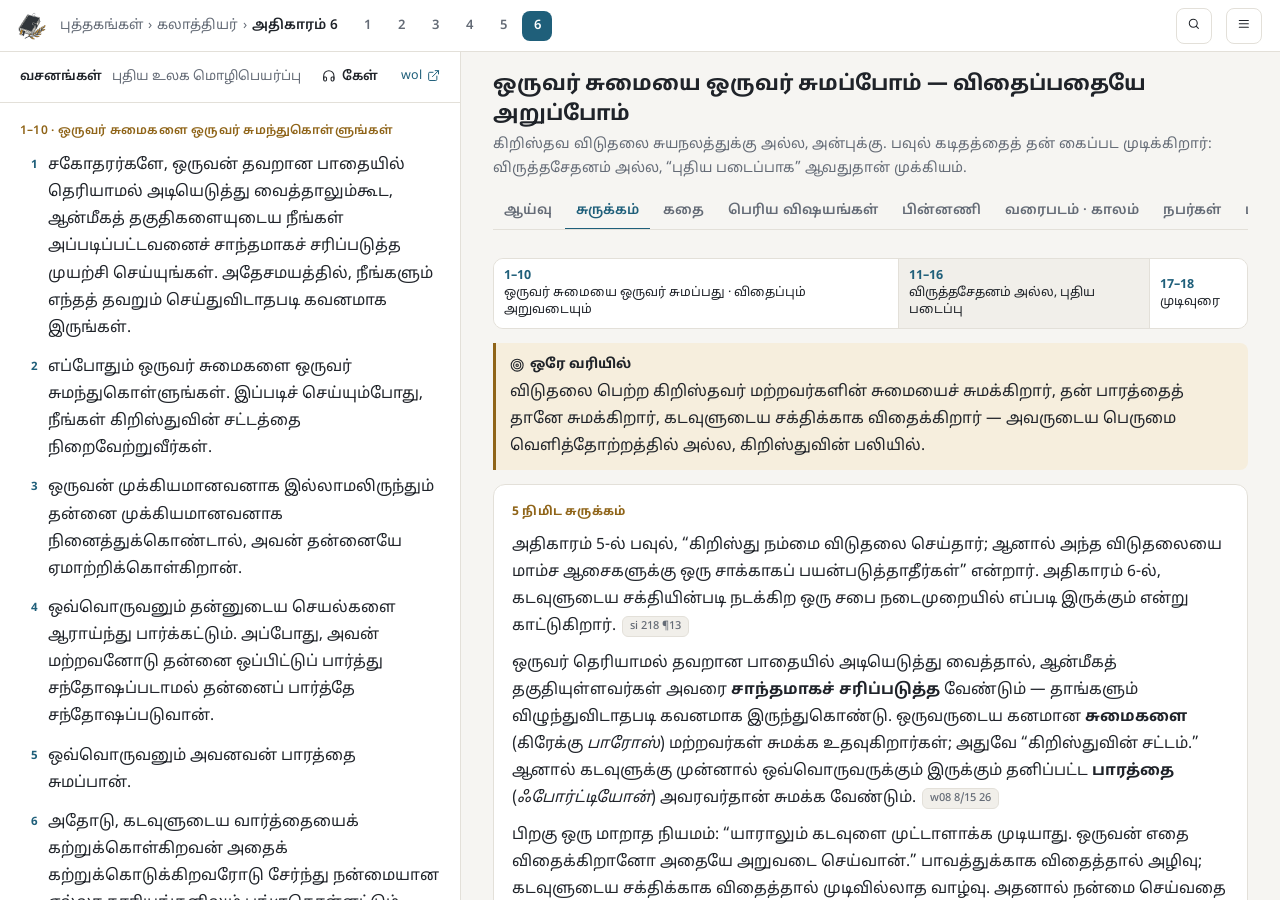
<file: books/galatians/6.html>
<!doctype html>
<html lang="ta">
<head>
<meta charset="utf-8">
<meta name="build" content="49483987ed">
<meta name="viewport" content="width=device-width,initial-scale=1">
<title>கலாத்தியர் 6 — ஆய்வு</title>
<link rel="icon" type="image/png" href="../../assets/brand/favicon-64.png">
<link rel="manifest" href="../../manifest.webmanifest">
<meta name="theme-color" content="#f6f5f2">
<link rel="apple-touch-icon" href="../../assets/brand/apple-touch-icon.png">
<link rel="icon" type="image/png" href="../../assets/brand/favicon-64.png">
<link rel="apple-touch-icon" href="../../assets/brand/apple-touch-icon.png">
<meta name="description" content="கலாத்தியர் அதிகாரம் 6 — ஒருவர் சுமைகளை ஒருவர் சுமப்பது, விதைப்பும் அறுவடையும், புதிய படைப்பு, கடவுளுடைய இஸ்ரவேலர்கள், சூட்டுத் தழும்புகள்; முழுக் கடிதத்தின் சுருக்கம் (jw.org ஆதாரங்களுடன்)">
<link rel="preconnect" href="https://fonts.googleapis.com"><link rel="preconnect" href="https://fonts.gstatic.com" crossorigin>
<link href="https://fonts.googleapis.com/css2?family=Noto+Sans+Tamil:wght@400;500;600;700&display=swap" rel="stylesheet">
<link rel="stylesheet" href="../../assets/style.css?v=ac786149">
<script src="../../assets/app.js?v=b1388565"></script>
</head>
<body class="app" data-book="48" data-chapter="6">
<header class="bar">
  <a class="brand" href="../../" aria-label="முகப்பு"><img src="../../assets/brand/logo-96.png" alt="" width="28" height="28"></a><nav class="crumbs"><a class="c-home" href="../../">புத்தகங்கள்</a><span class="sep c-home">›</span><a href="./">கலாத்தியர்</a><span class="sep">›</span><b><span class="c-long">அதிகாரம் </span>6</b></nav>
  <nav class="chsel" aria-label="அதிகாரங்கள்"><a href="1.html">1</a><a href="2.html">2</a><a href="3.html">3</a><a href="4.html">4</a><a href="5.html">5</a><a class="on" href="6.html">6</a></nav>
  <div class="spacer"></div>
  <button class="icon-btn" id="search-btn" aria-label="தேடு"><i data-i="search"></i></button><button class="icon-btn" id="reader-btn" aria-label="மெனு"><i data-i="menu"></i></button>
</header>

<div class="shell">
<aside class="verses" id="verses" data-parts='[[1,10,"ஒருவர் சுமைகளை ஒருவர் சுமந்துகொள்ளுங்கள்"],[11,16,"விருத்தசேதனம் முக்கியமல்ல"],[17,18,"முடிவுரை"]]'>
  <div class="pane-head"><b>வசனங்கள்</b> <span class="ph-sub">புதிய உலக மொழிபெயர்ப்பு</span> <a href="https://wol.jw.org/ta/wol/b/r122/lp-tl/nwtsty/48/6" target="_blank" rel="noopener">wol <i data-i="ext"></i></a></div>
  <div id="vlist"><p class="muted" style="padding:16px 20px">ஏற்றுகிறது…</p></div>
</aside>

<main class="content">
<div class="chead">
  <h1>ஒருவர் சுமையை ஒருவர் சுமப்போம் — விதைப்பதையே அறுப்போம்</h1>
  <p class="lead">கிறிஸ்தவ விடுதலை சுயநலத்துக்கு அல்ல, அன்புக்கு. பவுல் கடிதத்தைத் தன் கைப்பட முடிக்கிறார்: விருத்தசேதனம் அல்ல, “புதிய படைப்பாக” ஆவதுதான் முக்கியம்.</p>
  <nav class="tabs" aria-label="பகுதிகள்">
    <button class="mob" data-v="verses"><i data-i="book"></i>வசனங்கள்</button>
    <button data-v="study">ஆய்வு</button>
    <button data-v="overview">சுருக்கம்</button>
    <button data-v="story">கதை</button>
    <button data-v="jehovah">பெரிய விஷயங்கள்</button>
    <button data-v="context">பின்னணி</button>
    <button data-v="map">வரைபடம் · காலம்</button>
    <button data-v="people">நபர்கள்</button>
    <button data-v="apply">பாடங்கள்</button>
  </nav>
</div>

<!-- ======================= OVERVIEW ======================= -->
<section class="view" data-view="overview">
<div class="structure" aria-label="அதிகார அமைப்பு">
  <button data-go="study" data-verse="1" style="flex:10"><b>1–10</b>ஒருவர் சுமையை ஒருவர் சுமப்பது · விதைப்பும் அறுவடையும்</button>
  <button data-go="study" data-verse="11" style="flex:6"><b>11–16</b>விருத்தசேதனம் அல்ல, புதிய படைப்பு</button>
  <button data-go="study" data-verse="17" style="flex:2"><b>17–18</b>முடிவுரை</button>
</div>

<div class="callout gold"><b><i data-i="target"></i>ஒரே வரியில்</b>விடுதலை பெற்ற கிறிஸ்தவர் மற்றவர்களின் சுமையைச் சுமக்கிறார், தன் பாரத்தைத் தானே சுமக்கிறார், கடவுளுடைய சக்திக்காக விதைக்கிறார் — அவருடைய பெருமை வெளித்தோற்றத்தில் அல்ல, கிறிஸ்துவின் பலியில்.</div>

<div class="card">
<span class="label">5 நிமிட சுருக்கம்</span>
<p>அதிகாரம் 5-ல் பவுல், “கிறிஸ்து நம்மை விடுதலை செய்தார்; ஆனால் அந்த விடுதலையை மாம்ச ஆசைகளுக்கு ஒரு சாக்காகப் பயன்படுத்தாதீர்கள்” என்றார். அதிகாரம் 6-ல், கடவுளுடைய சக்தியின்படி நடக்கிற ஒரு சபை நடைமுறையில் எப்படி இருக்கும் என்று காட்டுகிறார். <a class="src" data-src="si-48" href="https://wol.jw.org/ta/wol/d/r122/lp-tl/1101990109">si 218 ¶13</a></p>
<p>ஒருவர் தெரியாமல் தவறான பாதையில் அடியெடுத்து வைத்தால், ஆன்மீகத் தகுதியுள்ளவர்கள் அவரை <b>சாந்தமாகச் சரிப்படுத்த</b> வேண்டும் — தாங்களும் விழுந்துவிடாதபடி கவனமாக இருந்துகொண்டு. ஒருவருடைய கனமான <b>சுமைகளை</b> (கிரேக்கு <i>பாரோஸ்</i>) மற்றவர்கள் சுமக்க உதவுகிறார்கள்; அதுவே “கிறிஸ்துவின் சட்டம்.” ஆனால் கடவுளுக்கு முன்னால் ஒவ்வொருவருக்கும் இருக்கும் தனிப்பட்ட <b>பாரத்தை</b> (<i>ஃபோர்ட்டியோன்</i>) அவரவர்தான் சுமக்க வேண்டும். <a class="src" data-src="w08-8-15" href="https://wol.jw.org/ta/wol/d/r122/lp-tl/2008607">w08 8/15 26</a></p>
<p>பிறகு ஒரு மாறாத நியமம்: “யாராலும் கடவுளை முட்டாளாக்க முடியாது. ஒருவன் எதை விதைக்கிறானோ அதையே அறுவடை செய்வான்.” பாவத்துக்காக விதைத்தால் அழிவு; கடவுளுடைய சக்திக்காக விதைத்தால் முடிவில்லாத வாழ்வு. அதனால் நன்மை செய்வதை விட்டுவிடக் கூடாது; எல்லாருக்கும், முக்கியமாக விசுவாசக் குடும்பத்தாருக்கு நன்மை செய்ய வேண்டும்.</p>
<p>கடைசியில் பவுல் தன் கைப்பட “பெரிய எழுத்துக்களில்” எழுதுகிறார். விருத்தசேதனத்தை வற்புறுத்துகிறவர்களின் உண்மையான நோக்கத்தை வெளிப்படுத்துகிறார்: வெளிப்பார்வைக்கு நல்லவர்களாகத் தெரிய வேண்டும், கிறிஸ்துவின் சித்திரவதைக் கம்பத்துக்காகத் துன்புறுத்தப்படக் கூடாது. பவுலோ அந்தக் கம்பத்தைப் பற்றி மட்டுமே பெருமை பேசுகிறார். விருத்தசேதனம் செய்வதும் செய்யாததும் முக்கியமல்ல; “புதிய படைப்பாக” ஆவதுதான் முக்கியம். இந்த விதிமுறைப்படி நடக்கிற “கடவுளுடைய இஸ்ரவேலர்கள்” மேல் சமாதானம்.</p>
<p>“என் உடலில் இயேசுவின் அடிமை என்பதற்கான சூட்டுத் தழும்புகள் இருக்கின்றன” என்று சொல்லி, கலாத்தியர்கள் நல்ல மனப்பான்மையைக் காட்ட வேண்டும் என்ற வாழ்த்தோடு கடிதத்தை முடிக்கிறார்.</p>
</div>

<h2><i data-i="list"></i>முக்கியக் குறிப்புகள்</h2>
<div class="grid2">
  <div class="card kp"><span class="num">01</span><div><h4>சாந்தமாகச் சரிப்படுத்துங்கள்</h4><p>“சரிப்படுத்துதல்” — முறிந்த எலும்பைச் சரியாகப் பொருத்துவது போல, மென்மையாக (6:1).</p></div></div>
  <div class="card kp"><span class="num">02</span><div><h4>உங்களையே கவனியுங்கள்</h4><p>மற்றவரைத் திருத்துகிறவரும் அதே சோதனைக்கு ஆளாகலாம்; தன்னை நீதிமானாக நினைக்கக் கூடாது (6:1; 1கொ 10:12).</p></div></div>
  <div class="card kp"><span class="num">03</span><div><h4>சுமைகள் vs பாரம்</h4><p><i>பாரோஸ்</i> = கனமான சுமை — பகிர்ந்துகொள்ளலாம் (6:2). <i>ஃபோர்ட்டியோன்</i> = ஒரு படைவீரனின் பை போன்ற தனிப்பட்ட பொறுப்பு — நானே சுமக்க வேண்டும் (6:5).</p></div></div>
  <div class="card kp"><span class="num">04</span><div><h4>கிறிஸ்துவின் சட்டம்</h4><p>இயேசு கற்பித்த, கட்டளையிட்ட எல்லாமே; முக்கியமாக “ஒருவர்மேல் ஒருவர் அன்பு காட்டுங்கள்” (6:2; யோவா 13:34).</p></div></div>
  <div class="card kp"><span class="num">05</span><div><h4>ஒப்பிடாதீர்கள், ஆராயுங்கள்</h4><p>மற்றவரோடு அல்ல, என் சொந்தச் செயல்களை வைத்தே சந்தோஷப்பட வேண்டும் (6:3, 4).</p></div></div>
  <div class="card kp"><span class="num">06</span><div><h4>விதைப்பதையே அறுப்போம்</h4><p>கடவுளுடைய நியமங்களை ஏமாற்றித் தப்ப முடியாது. சக்திக்காக விதைத்தால் முடிவில்லாத வாழ்வு (6:7, 8).</p></div></div>
  <div class="card kp"><span class="num">07</span><div><h4>சோர்ந்துபோகாதீர்கள்</h4><p>“ஏற்ற காலத்தில் அறுவடை செய்வோம்” — நன்மை செய்வதை, முக்கியமாக விசுவாசக் குடும்பத்தாருக்கு, தொடருங்கள் (6:9, 10).</p></div></div>
  <div class="card kp"><span class="num">08</span><div><h4>கம்பத்தில் மட்டுமே பெருமை</h4><p>எதிரிகள் வெளித்தோற்றத்தில் பெருமைப்பட்டார்கள்; பவுல் கிறிஸ்துவின் பலியில் மட்டுமே (6:12-14).</p></div></div>
  <div class="card kp"><span class="num">09</span><div><h4>புதிய படைப்பு · கடவுளுடைய இஸ்ரவேலர்கள்</h4><p>சக்தியால் பிறப்பிக்கப்பட்ட அபிஷேகம் செய்யப்பட்ட கிறிஸ்தவர்கள் — விருத்தசேதனத்தால் அல்ல, விசுவாசத்தால் (6:15, 16).</p></div></div>
  <div class="card kp"><span class="num">10</span><div><h4>இயேசுவின் அடிமையின் தழும்புகள்</h4><p>துன்புறுத்தலால் வந்த தழும்புகளாக இருக்கலாம், அல்லது அவருடைய வாழ்க்கை முறையாக இருக்கலாம் (6:17).</p></div></div>
</div>

<div class="callout"><b><i data-i="bulb"></i>எப்படிப் படிக்கலாம்?</b>இது கடிதத்தின் கடைசி அதிகாரம். பவுலின் வாதத்தை எளிமையாகப் புரிந்துகொள்ள <a href="#story" data-go="story">கதை</a> பகுதிக்குப் போங்கள்; அதன் முடிவில் <b>முழுக் கடிதத்தின் ஒரு நிமிடச் சுருக்கம்</b> இருக்கிறது.</div>
</section>

<!-- ======================= STORY ======================= -->
<section class="view" data-view="story">

<div class="story">

<article class="st"><div class="st-head"><span class="q"></span><h3><span class="when">பின்னணி · 5:13–26 → 6:1</span>கடிதத்தின் இந்தக் கடைசிப் பகுதி எதைப் பற்றி?</h3></div><div class="st-body">
<p>ஐந்து அதிகாரங்களாக பவுல் ஒரே கருத்தை நிரூபித்தார்: திருச்சட்டத்தின் செயல்களால் அல்ல, கிறிஸ்துவின் மீதுள்ள விசுவாசத்தால் நீதிமான்களாக அறிவிக்கப்படுகிறோம். ஆனால் ஒரு கேள்வி எழலாம்: “திருச்சட்டம் இல்லையென்றால், எப்படி வேண்டுமானாலும் வாழலாமா?”</p>
<p>பவுலின் பதில்: இல்லை. விடுதலை பெற்றவர்கள் “கடவுளுடைய சக்தியின்படி” நடக்க வேண்டும் (5:16, 25). அதிகாரம் 5-ன் கடைசியில் அவர் “ஒருவருக்கொருவர் போட்டி போடாமலும், ஒருவர்மேல் ஒருவர் வயிற்றெரிச்சல் படாமலும்” இருக்கச் சொன்னார் (5:26). அதிகாரம் 6 அந்த எண்ணத்தைத் தொடர்கிறது: சக்தியின் கனிகள் சபைக்குள் எப்படித் தெரியும்?</p>
<div class="callout"><b><i data-i="bulb"></i>எளிமையாகச் சொன்னால்</b>nwtsty பொருளடக்கம் இந்தப் பகுதியை இப்படிப் பிரிக்கிறது: “ஒருவருடைய சுமைகளை ஒருவர் சுமப்பதன் மூலம் கிறிஸ்துவின் சட்டத்தை நிறைவேற்றுதல் (6:1-6)” · “ஒவ்வொருவனும் விதைப்பதையே அறுப்பான் (6:7-10)” · “முடிவுரை (6:11-18).”</div>
<figure><img src="../../assets/img/galatians/6-elders-listen.jpg" alt="தவறான அடியெடுத்து வைத்த ஒருவரைச் சரிப்படுத்துவது" loading="lazy"><figcaption>தவறான அடியெடுத்து வைத்த ஒருவரைச் சரிப்படுத்துவது — மூப்பர்கள் சாந்தமாகக் கேட்டு உதவுகிறார்கள். <a class="src" data-src="w23-08" href="https://wol.jw.org/ta/wol/d/r122/lp-tl/2023528">காவற்கோபுரம் (படிப்பு) 8/2023, பக். 26-3</a></figcaption></figure><div class="evidence"><span>ஆதாரம்:</span> <a class="src" data-src="nwtsty-48-6" href="https://wol.jw.org/en/wol/b/r1/lp-e/nwtsty/48/6">nwtsty பொருளடக்கம்</a> <a class="src" data-src="si-48" href="https://wol.jw.org/ta/wol/d/r122/lp-tl/1101990109">si 218 ¶13</a></div>
</div></article>

<article class="st"><div class="st-head"><span class="q"></span><h3><span class="when">6:1</span>ஒருவர் தவறான பாதையில் அடியெடுத்து வைத்தால், என்ன செய்ய வேண்டும்?</h3></div><div class="st-body">
<p><b>பவுல் சொல்வது:</b> “சகோதரர்களே, ஒருவன் தவறான பாதையில் தெரியாமல் அடியெடுத்து வைத்தாலும்கூட, ஆன்மீகத் தகுதிகளையுடைய நீங்கள் அப்படிப்பட்டவனைச் சாந்தமாகச் சரிப்படுத்த முயற்சி செய்யுங்கள். அதேசமயத்தில், நீங்களும் எந்தத் தவறும் செய்துவிடாதபடி கவனமாக இருங்கள்.”</p>
<p><b>ஏன் “சாந்தமாக”:</b> “சரிப்படுத்துதல்” என்ற கிரேக்கச் சொல், கிழிந்த வலைகளைப் “பழுதுபார்ப்பதற்கும்” (மத் 4:21) பயன்படுகிறது. அதோடு தொடர்புடைய ஒரு சொல், அந்தக் கால மருத்துவ நூல்களில் முறிந்த எலும்பைச் சரியாகப் பொருத்துவதைக் குறித்தது. எலும்பைப் பொருத்தும் மருத்துவர் கவனமாக, மென்மையாகச் செய்வார் — இல்லையென்றால் வலி அதிகமாகும். அதேபோல், கடுமையாகக் கண்டிப்பதைவிட சாந்தமாகச் சரிப்படுத்துவது எல்லாருக்கும் அதிக நன்மை தரும்.</p>
<p><b>ஏன் “முயற்சி செய்யுங்கள்”:</b> உதவி செய்கிறவர்கள் உண்மையாக முயற்சி செய்யலாம்; ஆனால் அவர் சரியாவது, ஆலோசனையை அவர் ஏற்றுக்கொள்கிறாரா என்பதைப் பொறுத்தது.</p>
<p><b>ஏன் “உங்களையே கவனியுங்கள்”:</b> இங்கே பவுல் “நீங்கள்” (பன்மை) என்பதிலிருந்து “நீ” (ஒருமை) என்பதற்கு மாறுகிறார். ஒவ்வொருவரும் தனிப்பட்ட முறையில் கவனமாக இருக்க வேண்டும்: மற்றவரை எச்சரிக்கும் அதே சோதனைக்குத் தானும் விழக் கூடாது; “நான் அவரைவிடச் சிறந்தவன்” என்று நினைக்கவும் கூடாது.</p>
<div class="evidence"><span>ஆதாரம்:</span> <a class="src" data-src="nwtsty-48-6" href="https://wol.jw.org/en/wol/b/r1/lp-e/nwtsty/48/6">nwtsty 6:1</a> <a class="src" data-src="it-mildness" href="https://wol.jw.org/en/wol/d/r1/lp-e/1200003055">it-2 “Mildness”</a></div>
<div class="reflect"><i data-i="help"></i><span>ஒருவர் தவறு செய்ததைக் கேள்விப்படும்போது, என் முதல் எண்ணம் “அவருக்கு எப்படி உதவலாம்?” என்பதா, “அவர் எப்படி அப்படிச் செய்யலாம்?” என்பதா?</span></div>
</div></article>

<article class="st"><div class="st-head"><span class="q"></span><h3><span class="when">6:2-5</span>“ஒருவர் சுமைகளை ஒருவர் சுமந்துகொள்ளுங்கள்” — ஆனால் “ஒவ்வொருவனும் அவனவன் பாரத்தைச் சுமப்பான்.” இது முரண்பாடா?</h3></div><div class="st-body">
<p><b>பவுல் சொல்வது:</b> “எப்போதும் ஒருவர் சுமைகளை ஒருவர் சுமந்துகொள்ளுங்கள்; இப்படிச் செய்யும்போது கிறிஸ்துவின் சட்டத்தை நிறைவேற்றுவீர்கள். … ஒவ்வொருவனும் தன் செயல்களை ஆராய்ந்து பார்க்கட்டும். … ஒவ்வொருவனும் அவனவன் பாரத்தைச் சுமப்பான்.”</p>
<p><b>பதில் — இரண்டு வெவ்வேறு கிரேக்கச் சொற்கள்:</b></p>
<div class="fig-row">
<div class="card"><span class="label">6:2 — சுமைகள் · <i>பாரோஸ்</i></span>நேரடி அர்த்தம் “கனமான விஷயங்கள்,” “தொல்லை தரும் விஷயங்கள்.” எப்போதும் கனமான ஒன்றையே குறிக்கும் சொல். உதாரணமாக, தவறான அடி எடுத்து வைத்ததால் வந்த விளைவுகள் — உதவியில்லாமல் ஒருவரால் தாங்க முடியாதவை. இவற்றைச் சுமக்க மற்றவர்கள் <b>உதவலாம், உதவ வேண்டும்</b>.</div>
<div class="card"><span class="label">6:5 — பாரம் · <i>ஃபோர்ட்டியோன்</i></span>கனத்தைப் பற்றிச் சொல்லாமல், “சுமக்க வேண்டிய ஒன்றை” மட்டும் குறிக்கும் சொல். ஒரு படைவீரன் தானே சுமக்கும் “பை” என்பதற்கு ராணுவச் சொல்லாகப் பயன்பட்டது. இது <b>கடவுளுக்கு முன் நமக்கிருக்கும் தனிப்பட்ட பொறுப்பு</b> — வேறு யாரும் சுமக்க முடியாது.</div>
</div>
<p><b>w08 இப்படி விளக்குகிறது:</b> நாம் தெரியாமல் ஒரு தவறு செய்து, அதனால் வரும் மனப்பாரத்தைச் சுமக்கும்போது ஆன்மீகத் தகுதியுள்ளவர்கள் நமக்கு உதவலாம். ஆனால் ஆன்மீகப் பொறுப்புகள் என்று வரும்போது, நம் பாரத்தை நாம்தான் சுமக்க வேண்டும்.</p>
<p><b>“கிறிஸ்துவின் சட்டம்” என்றால் என்ன?</b> இயேசு கற்பித்த, கட்டளையிட்ட எல்லா விஷயங்களும்; விசேஷமாக, “ஒருவர்மேல் ஒருவர் அன்பு காட்டுங்கள்” என்ற கட்டளை (யோவா 13:34). போலிப் போதகர்கள் மோசேயின் திருச்சட்டத்தைச் சுமத்தப் பார்த்தார்கள்; பவுல் சொல்கிறார்: உங்களுக்கு ஒரு சட்டம் இருக்கிறது — அது அன்பின் சட்டம், மற்றவர்களின் சுமையைச் சுமக்கும்போது அதை நிறைவேற்றுகிறீர்கள்.</p>
<p><b>வசனம் 3, 4 ஏன் நடுவில்?</b> “ஒருவன் முக்கியமானவனாக இல்லாமலிருந்தும் தன்னை முக்கியமானவனாக நினைத்தால், தன்னையே ஏமாற்றிக்கொள்கிறான்.” தன்னைப் பெரியவனாக நினைக்கிறவன் மற்றவர்களுக்காகக் குனிந்து சுமையைத் தூக்க மாட்டான். அதனால் ஒவ்வொருவரும் <b>தன் சொந்தச் செயல்களை</b> ஆராய்ந்து, மற்றவரோடு ஒப்பிடாமல், தான் செய்ததை வைத்தே சந்தோஷப்பட வேண்டும்.</p>
<figure><img src="../../assets/img/galatians/6-runner.jpg" alt="“ஒவ்வொருவரும் தன்னுடைய சுமையைச் சுமக்க வேண்டும்”" loading="lazy"><figcaption>“ஒவ்வொருவரும் தன்னுடைய சுமையைச் சுமக்க வேண்டும்” — தேவையானதை மட்டும் சுமந்துகொண்டு ஓட்டத்தை ஓடுவது. <a class="src" data-src="w23-08" href="https://wol.jw.org/ta/wol/d/r122/lp-tl/2023528">காவற்கோபுரம் (படிப்பு) 8/2023, பக். 26-3</a></figcaption></figure><div class="evidence"><span>ஆதாரம்:</span> <a class="src" data-src="w08-8-15" href="https://wol.jw.org/ta/wol/d/r122/lp-tl/2008607">w08 8/15 26</a> <a class="src" data-src="it-burden" href="https://wol.jw.org/en/wol/d/r1/lp-e/1200000841">it-1 “Burden”</a> <a class="src" data-src="nwtsty-48-6" href="https://wol.jw.org/en/wol/b/r1/lp-e/nwtsty/48/6">nwtsty 6:2, 5</a> <a class="src" data-src="w21-07" href="https://wol.jw.org/ta/wol/d/r122/lp-tl/2021487">w21.07 20</a></div>
<div class="reflect"><i data-i="help"></i><span>நான் யாருடைய “சுமையை” சுமக்க உதவ முடியும்? அதேசமயம், என் சொந்த “பாரத்தை” — என் விசுவாசம், என் தீர்மானங்கள் — வேறொருவர் மேல் போடுகிறேனா?</span></div>
</div></article>

<article class="st"><div class="st-head"><span class="q"></span><h3><span class="when">6:6</span>கற்றுக்கொடுக்கிறவரோடு “நன்மையான எல்லா காரியங்களிலும்” பங்குகொள்வது எப்படி?</h3></div><div class="st-body">
<p><b>பவுல் சொல்வது:</b> “கடவுளுடைய வார்த்தையைக் கற்றுக்கொள்கிறவன், அதைக் கற்றுக்கொடுக்கிறவரோடு சேர்ந்து நன்மையான எல்லா காரியங்களிலும் பங்குகொள்ளட்டும்.”</p>
<p><b>அர்த்தம்:</b> இங்கே “கற்றுக்கொடுத்தல்” என்பதற்கு பவுல் ஒரு விசேஷ சொல்லைப் பயன்படுத்துகிறார் (<i>காட்டெக்கியோ</i>) — நேரடி அர்த்தம் “கீழே ஒலிக்கச் செய்தல்,” அதாவது வாய்மொழியாகக் கற்பித்தல் (அடிக்குறிப்பைப் பாருங்கள்). கற்றுக்கொள்கிறவர் தன் ஆசிரியரோடு பொருள் சம்பந்தமான நன்மைகளையும் ஆன்மீக நன்மைகளையும் பகிர்ந்துகொள்ளலாம் (ரோ 15:27; 1கொ 9:11, 14). அதோடு, கேட்டதை வாழ்க்கையில் கடைப்பிடித்து, தானும் நல்ல செய்தியைக் கற்றுக்கொடுக்கிறவராக ஆகும்போதும் அவர் ஆசிரியரோடு “நன்மையான காரியங்களில்” பங்குகொள்கிறார்.</p>
<p><b>ஏன் இங்கே:</b> “சுமையைச் சுமப்பது” என்ற கருத்தின் தொடர்ச்சி இது — கொடுப்பதும் வாங்குவதும் இரண்டு பக்கமும் நடக்க வேண்டும்.</p>
<div class="evidence"><span>ஆதாரம்:</span> <a class="src" data-src="nwtsty-48-6" href="https://wol.jw.org/en/wol/b/r1/lp-e/nwtsty/48/6">nwtsty 6:6</a> <a class="src" data-src="w02-4-1" href="https://wol.jw.org/ta/wol/d/r122/lp-tl/2002244">w02 4/1 16</a></div>
</div></article>

<article class="st"><div class="st-head"><span class="q"></span><h3><span class="when">6:7-8</span>“யாராலும் கடவுளை முட்டாளாக்க முடியாது” — விதைப்பும் அறுவடையும்</h3></div><div class="st-body">
<p><b>பவுல் சொல்வது:</b> “ஏமாந்துவிடாதீர்கள்! யாராலும் கடவுளை முட்டாளாக்க முடியாது. ஒருவன் எதை விதைக்கிறானோ அதையே அறுவடை செய்வான். பாவத்துக்காக விதைக்கிறவன் தன் பாவத்தால் அழிவை அறுவடை செய்வான். கடவுளுடைய சக்திக்காக விதைக்கிறவன் கடவுளுடைய சக்தியால் முடிவில்லாத வாழ்வை அறுவடை செய்வான்.”</p>
<p><b>“முட்டாளாக்குதல்”:</b> கிரேக்கச் சொல்லின் நேரடி அர்த்தம், மூக்கைச் சுளித்து ஏளனம் செய்வது. அதாவது, கடவுளுடைய நியமங்களை அலட்சியம் செய்துவிட்டு, எந்த விளைவும் இல்லாமல் தப்பித்துவிடலாம் என்று நினைப்பது. அது ஆபத்தான ஏமாற்றம்.</p>
<p><b>விதைப்பு-அறுவடை பழமொழி:</b> இது பவுலின் காலத்தில் எல்லாருக்கும் தெரிந்த ஒரு பழமொழி; விவசாயத்திலிருந்து வந்ததாகத் தெரிகிறது. மண்ணில் எதை நடுகிறோமோ அதுதான் முளைக்கும். அந்தக் காலத்தில் இது பொதுவாகக் கெட்ட விளைவுகளைப் பற்றி மட்டுமே சொல்லப்பட்டது. ஆனால் பவுல் நல்ல பக்கத்தையும் காட்டுகிறார்: நல்லதை விதைத்தால் “முடிவில்லாத வாழ்வு.”</p>
<div class="fig-row">
<div class="card"><span class="label">பாவத்துக்காக விதைத்தல்</span>“மாம்சத்தின் செயல்களில்” ஈடுபடுவது (5:19-21). விளைவு: “அழிவு.” ஆதாமின் பாவத்தால் மனிதர்கள் அழிவுக்கு அடிமைகளானார்கள் (ரோ 5:12; 8:21); அந்த வழியில் போனால் முடிவில்லாத வாழ்வு கிடைக்காது.</div>
<div class="card"><span class="label">கடவுளுடைய சக்திக்காக விதைத்தல்</span>கடவுளுடைய சக்தி நம்மீது தடையில்லாமல் செயல்படும் விதத்தில் வாழ்வது; அந்தச் சக்தியை அதிகமாகப் பெற உதவும் காரியங்களில் முழு இதயத்தோடு ஈடுபடுவது. <a class="src" data-src="w08-8-15" href="https://wol.jw.org/ta/wol/d/r122/lp-tl/2008607">w08 8/15 26</a></div>
</div>
<p><b>ஏன் இங்கே:</b> விருத்தசேதனம் செய்துகொண்டால் கடவுளுடைய அங்கீகாரம் கிடைக்கும் என்று எதிரிகள் சொன்னார்கள். பவுல் சொல்கிறார்: கடவுள் வெளித்தோற்றத்தைப் பார்த்து ஏமாறுபவர் அல்ல. ஒருவர் உண்மையில் எப்படி வாழ்கிறார் என்பதுதான் அவருடைய எதிர்காலத்தைத் தீர்மானிக்கும்.</p>
<div class="callout ok"><b><i data-i="link"></i>எபிரெய வேதாகமப் பின்னணி</b>இதே நியமம்: “அநீதியை விதைக்கிறவன் அழிவை அறுப்பான்” (நீதி 22:8); “அவர்கள் காற்றை விதைக்கிறார்கள், புயல்காற்றை அறுவடை செய்வார்கள்” (ஓசி 8:7); நல்ல பக்கம் — “நீதியை விதையுங்கள், மாறாத அன்பை அறுவடை செய்யுங்கள்” (ஓசி 10:12). பவுல் புதிய விஷயத்தைச் சொல்லவில்லை; கடவுளுடைய மாறாத நியமத்தை நினைப்பூட்டுகிறார். <a class="src" data-src="nwtsty-48-6" href="https://wol.jw.org/en/wol/b/r1/lp-e/nwtsty/48/6">nwtsty 6:7</a></div>
<div class="evidence"><span>ஆதாரம்:</span> <a class="src" data-src="nwtsty-48-6" href="https://wol.jw.org/en/wol/b/r1/lp-e/nwtsty/48/6">nwtsty 6:7, 8</a> <a class="src" data-src="it-ridicule" href="https://wol.jw.org/en/wol/d/r1/lp-e/1200003732">it-2 “Ridicule”</a></div>
<div class="reflect"><i data-i="help"></i><span>இன்று நான் செய்யும் சின்னச் சின்னத் தீர்மானங்கள் — நான் பார்ப்பவை, பேசுபவை, நேரம் செலவிடுபவை — எதற்காக விதைக்கின்றன?</span></div>
</div></article>

<article class="st"><div class="st-head"><span class="q"></span><h3><span class="when">6:9-10</span>“நாம் சோர்ந்துபோகாமல் இருந்தால்…”</h3></div><div class="st-body">
<p><b>பவுல் சொல்வது:</b> “நன்மை செய்வதை நாம் விட்டுவிடாமல் இருக்க வேண்டும். சோர்ந்துபோகாமல் இருந்தால் ஏற்ற காலத்தில் அறுவடை செய்வோம். அதனால், காலம் சாதகமாக இருக்கும்போதே எல்லாருக்கும் நன்மை செய்ய வேண்டும், முக்கியமாக நம்முடைய விசுவாசக் குடும்பத்தாருக்கு.”</p>
<p><b>ஏன்:</b> விவசாயி விதைத்த அன்றே அறுவடை செய்வதில்லை. காத்திருக்க வேண்டும். “விட்டுவிடுதல்” என்ற சொல், களைத்துப்போவதையும் உற்சாகத்தை இழப்பதையும் குறிக்கலாம். அறுவடை நிச்சயம் — ஆனால் “ஏற்ற காலத்தில்,” கடவுள் தீர்மானிக்கும் நேரத்தில்.</p>
<p><b>“காலம் சாதகமாக இருக்கும்போதே”:</b> கிரேக்கு <i>கைரோஸ்</i> — “சாதகமான நேரம்,” “குறிக்கப்பட்ட காலம்.” வாய்ப்பு எப்போதும் இருக்காது.</p>
<p><b>“விசுவாசக் குடும்பத்தார்”:</b> நேரடி அர்த்தம் “விசுவாசத்தின் வீட்டார்.” கிரேக்க-ரோம உலகத்தில் “வீட்டார்” என்பது ஒரே நம்பிக்கைகளும் நோக்கங்களும் உள்ள நெருக்கமான குழுவையும் குறித்தது. முதல் நூற்றாண்டு சபைகள் பெரும்பாலும் வீடுகளில் கூடின (ரோ 16:3-5); அவர்கள் ஒரே குடும்பம் போல உணர்ந்தார்கள் (எபே 2:19).</p>
<div class="callout"><b><i data-i="bulb"></i>ஊழியத்திலும்</b>சத்திய விதைகளை முழு இதயத்தோடு விதைத்து அவை வளர உதவும்போது ‘கடவுளுடைய சக்திக்காக விதைக்கிறோம்.’ ஒருவர் ஞானஸ்நானம் எடுக்க நம்மால் உதவ முடிந்தாலும் முடியாவிட்டாலும், சோர்ந்துபோகாமல் ஊழியம் செய்தால் முடிவில்லாத வாழ்வு என்ற அறுவடை கிடைக்கும். <a class="src" data-src="w21-10" href="https://wol.jw.org/ta/wol/d/r122/lp-tl/2021605">w21.10 25 ¶9</a></div>
<figure><img src="../../assets/img/galatians/6-noah-ark.jpg" alt="சோர்ந்துபோகாத நோவாவும் குடும்பமும்" loading="lazy"><figcaption>சோர்ந்துபோகாத நோவாவும் குடும்பமும் — பல வருஷங்கள் உழைத்த பிறகு பேழைக்குள் போகிறார்கள். <a class="src" data-src="w21-10" href="https://wol.jw.org/ta/wol/d/r122/lp-tl/2021605">காவற்கோபுரம் (படிப்பு) 10/2021, பக். 24-</a></figcaption></figure><div class="evidence"><span>ஆதாரம்:</span> <a class="src" data-src="nwtsty-48-6" href="https://wol.jw.org/en/wol/b/r1/lp-e/nwtsty/48/6">nwtsty 6:9, 10</a> <a class="src" data-src="w21-10" href="https://wol.jw.org/ta/wol/d/r122/lp-tl/2021605">w21.10</a></div>
<div class="reflect"><i data-i="help"></i><span>எந்த நல்ல காரியத்தைச் செய்வதில் நான் சமீபத்தில் களைத்துப்போயிருக்கிறேன்? “ஏற்ற காலத்தில்” என்ற வாக்கு எனக்கு எப்படி உதவும்?</span></div>
</div></article>

<article class="st"><div class="st-head"><span class="q"></span><h3><span class="when">6:11</span>“எவ்வளவு பெரிய எழுத்துக்களில்… பாருங்கள்!” — ஏன்?</h3></div><div class="st-body">
<p><b>பவுல் சொல்வது:</b> “என் கைப்பட எவ்வளவு பெரிய எழுத்துக்களில் உங்களுக்கு எழுதியிருக்கிறேன், பாருங்கள்!”</p>
<p><b>விசேஷம்:</b> பவுல் வழக்கமாகத் தன் கடிதங்களை ஒரு செயலாளரிடம் சொல்லி எழுத வைப்பார் (ரோ 16:22). ஆனால் இந்தக் கடிதத்தை அவரே எழுதியதாகத் தெரிகிறது. அதனால்தான் கடிதத்தின் கடைசியில் இதைக் கவனிக்கச் சொல்கிறார். (அடிக்குறிப்பு: “எவ்வளவு நீளமான கடிதம்” என்றும் மொழிபெயர்க்கலாம்.)</p>
<p><b>ஏன் “பெரிய” எழுத்துக்கள்?</b> பைபிள் காரணத்தைச் சொல்லவில்லை. ஆனால் பவுலுக்குக் கண் பார்வையில் பிரச்சினை இருந்திருக்கலாம் என்று அவருடைய சில வார்த்தைகள் காட்டுகின்றன என்று nwtsty குறிப்பிடுகிறது: “முடிந்தால், உங்கள் கண்களைக்கூட எனக்காகப் பிடுங்கிக் கொடுத்திருப்பீர்களே” என்று அவர் கலாத்தியர்களிடம் சொன்னார் (4:15); அதோடு இந்த வசனமும் (6:11); தலைமைக் குருவை அவர் அடையாளம் கண்டுகொள்ளவில்லை (அப் 23:1-5). அப்படியிருந்தால், பயணம் செய்வதும் கடிதம் எழுதுவதும் ஊழியம் செய்வதும் அவருக்குக் கஷ்டமாக இருந்திருக்கும் — ஆனாலும் இந்த முக்கியமான கடிதத்தைத் தானே எழுதினார்.</p>
<div class="callout warn"><b><i data-i="alert"></i>கவனிக்க</b>கண் பிரச்சினை என்பது பிரசுரங்கள் சொல்லும் ஒரு <b>வாய்ப்பு</b> மட்டுமே (“இருந்திருக்கலாம்”). அதை உறுதியான உண்மையாகச் சொல்லக் கூடாது.</div>
<div class="evidence"><span>ஆதாரம்:</span> <a class="src" data-src="nwtsty-48-6" href="https://wol.jw.org/en/wol/b/r1/lp-e/nwtsty/48/6">nwtsty 6:11</a> <a class="src" data-src="nwtsty-47-12" href="https://wol.jw.org/en/wol/b/r1/lp-e/nwtsty/47/12">nwtsty 2கொ 12:7</a> <a class="src" data-src="si-48" href="https://wol.jw.org/ta/wol/d/r122/lp-tl/1101990109">si 218 ¶6</a></div>
</div></article>

<article class="st"><div class="st-head"><span class="q"></span><h3><span class="when">6:12-13</span>விருத்தசேதனத்தை வற்புறுத்தியவர்களின் உண்மையான நோக்கம் என்ன?</h3></div><div class="st-body">
<p><b>பவுல் சொல்வது:</b> “நல்லவர்களாகக் காட்டிக்கொள்ள விரும்புகிறவர்கள்தான் விருத்தசேதனம் செய்யச் சொல்லி உங்களைக் கட்டாயப்படுத்துகிறார்கள். கிறிஸ்துவுக்காக [நேரடியாக: கிறிஸ்துவின் சித்திரவதைக் கம்பத்துக்காக] துன்புறுத்தப்படாமல் இருப்பதற்கே அப்படிச் செய்கிறார்கள். விருத்தசேதனம் செய்துகொள்கிறவர்கள்கூட திருச்சட்டத்தைக் கடைப்பிடிப்பதில்லை. … உங்களை விருத்தசேதனம் செய்ய வைத்துவிட்டதாகப் பெருமையடிக்கத்தான் விரும்புகிறார்கள்.”</p>
<p><b>மூன்று நோக்கங்கள்:</b></p>
<ul>
<li><b>வெளித்தோற்றம்:</b> “மாம்சத்தில் நல்லவர்களாகத் தெரிய” — உடலில் செய்யப்படும், மற்றவர்கள் பார்க்கக்கூடிய ஒரு அடையாளம். யூதர்கள் முன் நல்ல பெயர் எடுக்க.</li>
<li><b>பயம்:</b> கிறிஸ்தவத்தை எதிர்த்த யூதர்கள், மரக் கம்பத்தில் இறந்த இயேசுவின் மூலம் மட்டுமே மீட்பு என்று சொன்னவர்களைத் துன்புறுத்தினார்கள். விருத்தசேதனத்தைச் சேர்த்துக்கொண்டால் அந்தத் துன்புறுத்தலைத் தவிர்க்கலாம்.</li>
<li><b>பெருமை:</b> கலாத்தியர்களை விருத்தசேதனம் செய்ய வைத்துவிட்டதைக் காட்டி, “உங்கள் மாம்சத்தைப் பற்றி” பெருமையடிக்க (6:13).</li>
</ul>
<p><b>ஏன் இது ஆபத்தானது:</b> வெளித்தோற்றத்தைப் பற்றி இவ்வளவு கவலைப்பட்டு விருத்தசேதனத்தை வற்புறுத்தியதன் மூலம், இயேசுவின் மரணம் மட்டுமே மீட்புக்கான அடிப்படை என்பதை அவர்கள் உண்மையில் மறுத்தார்கள். அதோடு, திருச்சட்டத்தை அவர்களே முழுமையாகக் கடைப்பிடிக்கவில்லை (யாக் 2:10).</p>
<div class="evidence"><span>ஆதாரம்:</span> <a class="src" data-src="nwtsty-48-6" href="https://wol.jw.org/en/wol/b/r1/lp-e/nwtsty/48/6">nwtsty 6:12</a> <a class="src" data-src="si-48" href="https://wol.jw.org/ta/wol/d/r122/lp-tl/1101990109">si 218 ¶13</a></div>
<div class="reflect"><i data-i="help"></i><span>மற்றவர்கள் என்னைப் பற்றி நல்லதாக நினைக்க வேண்டும் என்பதற்காக, அல்லது எதிர்ப்பைத் தவிர்ப்பதற்காக, நான் எப்போதாவது சத்தியத்தை “மென்மையாக்கியிருக்கிறேனா”?</span></div>
</div></article>

<article class="st"><div class="st-head"><span class="q"></span><h3><span class="when">6:14</span>“சித்திரவதைக் கம்பத்தைத் தவிர வேறு எதைப் பற்றியும் பெருமை பேச மாட்டேன்”</h3></div><div class="st-body">
<p><b>பவுல் சொல்வது:</b> “நானோ நம் எஜமானாகிய இயேசு கிறிஸ்துவுடைய சித்திரவதைக் கம்பத்தைத் தவிர வேறு எதைப் பற்றியும் ஒருபோதும் பெருமை பேச மாட்டேன். அவரால், என்னைப் பொறுத்தவரை இந்த உலகம் மரக் கம்பத்தில் அறையப்பட்டிருக்கிறது; உலகத்தைப் பொறுத்தவரை நானும் அறையப்பட்டிருக்கிறேன்.”</p>
<p><b>ஏன் இந்த மாறுபாடு:</b> எதிரிகள் துன்புறுத்தலுக்குப் பயந்து சித்திரவதைக் கம்பத்தைப் பற்றிப் பேசுவதைத் தவிர்த்தார்கள். பவுலோ அதைத் தன் பெருமையின் ஒரே காரணமாக வைக்கிறார். இங்கே “சித்திரவதைக் கம்பம்” (கிரேக்கு <i>ஸ்டோரோஸ்</i>) இயேசுவின் மரணத்தைக் குறிக்கிறது — அதன் மூலம் மனிதர்கள் பாவத்துக்கு அடிமைகளாக இல்லாமல் கடவுளோடு சமாதானமாக முடிகிறது.</p>
<p><b>“உலகம் அறையப்பட்டிருக்கிறது”:</b> இயேசுவின் மரணமே மீட்புக்கான அடிப்படை என்று பவுல் கற்பித்ததால், உலகம் அவரை சாகத் தகுந்த குற்றவாளியாகப் பார்த்தது. அதேசமயம் பவுலும் உலகத்தை, மரண தண்டனை விதிக்கப்பட்ட ஒன்றாகப் பார்த்தார். இருவருக்கும் இனி எந்தக் கவர்ச்சியும் இல்லை.</p>
<div class="evidence"><span>ஆதாரம்:</span> 1கொ 2:2 <a class="src" data-src="nwtsty-48-6" href="https://wol.jw.org/en/wol/b/r1/lp-e/nwtsty/48/6">nwtsty 6:12, 14</a></div>
</div></article>

<article class="st"><div class="st-head"><span class="q"></span><h3><span class="when">6:15-16</span>“புதிய படைப்பு” · “கடவுளுடைய இஸ்ரவேலர்கள்” — யார் இவர்கள்?</h3></div><div class="st-body">
<p><b>பவுல் சொல்வது:</b> “விருத்தசேதனம் செய்துகொள்வதும் முக்கியமல்ல, செய்துகொள்ளாததும் முக்கியமல்ல. புதிய படைப்பாக ஆவதுதான் முக்கியம். இந்த விதிமுறைப்படி சீராக நடக்கிறவர்களாகிய கடவுளுடைய இஸ்ரவேலர்கள் எல்லாருக்கும் சமாதானமும் இரக்கமும் கிடைக்கட்டும்.”</p>
<p><b>புதிய படைப்பு:</b> அபிஷேகம் செய்யப்பட்ட ஒவ்வொரு கிறிஸ்தவரும் ஒரு புதிய படைப்பு — கடவுளுடைய சக்தியால் பிறப்பிக்கப்பட்ட கடவுளுடைய மகன், கிறிஸ்துவோடு பரலோக அரசாங்கத்தில் பங்குகொள்ளும் நம்பிக்கையுள்ளவர் (4:6, 7; 2கொ 5:17). ஆறாவது படைப்பு நாளுக்குப் பிறகு புதிய பொருள்கள் படைக்கப்படவில்லை; ஆனால் புதிய ஆன்மீகக் காரியங்கள் படைக்கப்பட்டிருக்கின்றன (<a class="src" data-src="nwtsty-47-5" href="https://wol.jw.org/en/wol/b/r1/lp-e/nwtsty/47/5">nwtsty 2கொ 5:17</a>). அதனால், ஒருவர் விருத்தசேதனம் செய்தவரா இல்லையா என்பது கடவுளுக்கு முக்கியமல்ல.</p>
<p><b>கடவுளுடைய இஸ்ரவேலர்கள்:</b> இந்த வார்த்தை பைபிளில் இங்கே மட்டும்தான் வருகிறது. இது யாக்கோபின் (இஸ்ரவேலின்) இயற்கையான சந்ததியைக் குறிக்கவில்லை; <b>ஆன்மீக இஸ்ரவேலைக்</b> குறிக்கிறது. இதற்கு முந்தைய வசனமே, இவர்களுக்கு விருத்தசேதனம் தேவையில்லை என்று காட்டுகிறது. கி.பி. 33 பெந்தெகொஸ்தே நாளில் பிறந்த அபிஷேகம் செய்யப்பட்ட கிறிஸ்தவ சபையே அந்தப் புதிய தேசம். அதில் யூதர்களும் இருந்தார்கள், மற்ற தேசத்து மக்களும் சேர்க்கப்பட்டார்கள். வெளிப்படுத்துதல் புத்தகம் அவர்களுடைய எண்ணிக்கை 1,44,000 என்று காட்டுகிறது (வெளி 7:4; 14:1, 4).</p>
<div class="callout ok"><b><i data-i="link"></i>எபிரெய வேதாகமப் பின்னணி</b><b>ஓசியா 2:23</b> — “என்னுடைய ஜனங்களாக இல்லாதவர்களிடம், ‘நீங்கள் என் ஜனங்கள்’ என்று சொல்வேன்.” மற்ற தேசத்து மக்களையும் சேர்த்த ஒரு மக்களுக்குக் கடவுள் தயவு காட்டுவார் என்று முன்னறிவிக்கப்பட்டது (ரோ 9:22-25). இயற்கையான யூதர்களில் “மீதியானவர்கள் மட்டும்” அதில் சேர்ந்தார்கள் (ஏசா 10:21, 22; ரோ 9:27). “இஸ்ரவேல் வம்சத்தில் வருகிற எல்லாரும் உண்மையில் ‘இஸ்ரவேலர்கள்’ கிடையாது” (ரோ 9:6).<br><b>ஆதியாகமம் 32:28</b> — “இஸ்ரவேல்” என்றால் “கடவுளோடு போராடுகிறவர் (விடாமல் முயற்சி செய்கிறவர்).” ஆசீர்வாதத்துக்காக யாக்கோபு தேவதூதனோடு போராடினார். கடவுளுடைய இஸ்ரவேலர்கள் அவருடைய அதே விசுவாசத்தைக் காட்டுகிறார்கள்.<br><b>எசேக்கியேல் 40:5</b> — “விதிமுறை” என்பதற்கான கிரேக்கச் சொல் <i>கனோன்</i>, அளக்கும் “நாணல்” என்ற எபிரெயச் சொல்லிலிருந்து வருகிறது. இந்த “அளவுகோலை” வைத்து அவர்கள் தங்கள் நடத்தையை அளக்க வேண்டும். <a class="src" data-src="nwtsty-48-6" href="https://wol.jw.org/en/wol/b/r1/lp-e/nwtsty/48/6">nwtsty 6:16</a></div>
<div class="evidence"><span>ஆதாரம்:</span> <a class="src" data-src="nwtsty-48-6" href="https://wol.jw.org/en/wol/b/r1/lp-e/nwtsty/48/6">nwtsty 6:15, 16</a> <a class="src" data-src="it-israel-of-god" href="https://wol.jw.org/en/wol/d/r1/lp-e/1200002229">it-1 “Israel of God”</a> <a class="src" data-src="w95-7-1" href="https://wol.jw.org/ta/wol/d/r122/lp-tl/1995483">w95 7/1 11-12</a></div>
</div></article>

<article class="st"><div class="st-head"><span class="q"></span><h3><span class="when">6:17-18</span>“என் உடலில் சூட்டுத் தழும்புகள்” — பவுல் எதைக் காட்டுகிறார்?</h3></div><div class="st-body">
<p><b>பவுல் சொல்வது:</b> “இனி யாரும் எனக்குப் பிரச்சினை உண்டாக்க வேண்டாம். ஏனென்றால், நான் இயேசுவின் அடிமை என்பதற்கு அடையாளமாக என் உடலில் சூட்டுத் தழும்புகளைச் சுமந்துகொண்டிருக்கிறேன்.”</p>
<p><b>அந்தக் கால வழக்கம்:</b> போர்க் கைதிகள், கோயிலில் திருடியவர்கள், எஜமானிடமிருந்து தப்பிய அடிமைகள் ஆகியோருக்குப் பழுக்கக் காய்ச்சிய இரும்புக் கோலால் அடையாளக்குறி போடப்பட்டது — அது அவமானச் சின்னம். சில புறமத மக்கள் அடிமைகள் மேல் உரிமையைக் காட்ட இப்படிச் செய்தார்கள். அதேசமயம், சிலர் தாங்கள் ஒரு இனத்தை அல்லது ஒரு தெய்வத்தைச் சேர்ந்தவர்கள் என்று காட்டத் தாங்களாகவே அடையாளக்குறி போட்டுக்கொண்டார்கள். திருச்சட்டம் உடலைக் கீறிக்கொள்வதைத் தடை செய்தது (லேவி 19:28); ஒரு அடிமை தானாக விரும்பி எஜமானிடம் “வாழ்நாளெல்லாம்” இருக்க முடிவு செய்தால் அவனுடைய காதைக் குத்துவது மட்டுமே திருச்சட்டத்தில் இருந்த அடையாளம் (உபா 15:16, 17).</p>
<p><b>பவுலின் “தழும்புகள்” — இரண்டு வாய்ப்புகள்:</b></p>
<ul>
<li>கிறிஸ்தவ ஊழியத்துக்காகப் பலமுறை அடிக்கப்பட்டதால் வந்த நிஜமான தழும்புகள் (2கொ 11:23-27) — அவர் கிறிஸ்துவின் உண்மையுள்ள அடிமை என்பதற்குச் சான்று.</li>
<li>அல்லது நிஜமான தழும்புகளைப் பற்றி அல்ல, அவருடைய வாழ்க்கை முறையைப் பற்றி — ஊழியம், கடவுளுடைய சக்தியின் கனிகள் — அதுவே அவரைக் கிறிஸ்துவுக்குச் சொந்தமானவராக அடையாளம் காட்டியது.</li>
</ul>
<p><b>ஏன் இதோடு முடிக்கிறார்:</b> எதிரிகள் உடலில் விருத்தசேதனம் என்ற அடையாளத்தைப் பற்றிப் பெருமைப்பட்டார்கள் (6:13). பவுலின் உடலிலும் அடையாளங்கள் இருந்தன — ஆனால் அவை இயேசுவுக்குச் சேவை செய்ததால் வந்தவை. “இனி யாரும் என் அப்போஸ்தல அதிகாரத்தைக் கேள்வி கேட்டு எனக்குப் பிரச்சினை கொடுக்க வேண்டாம்” என்பது அவருடைய கருத்தாக இருக்கலாம்.</p>
<p class="small muted">ஒப்பிட்டுப் பார்க்க: கலாத்திய நகரமான லீஸ்திராவில் பவுல் கல்லெறியப்பட்டு, இறந்துவிட்டார் என்று வெளியே இழுத்துப் போடப்பட்டார் (அப் 14:19, 20; 2தீ 3:11).</p>
<p><b>கடைசி வாழ்த்து (6:18):</b> “சகோதரர்களே, நல்ல மனப்பான்மையை வெளிக்காட்டுகிற உங்கள்மேல் … அளவற்ற கருணை இருக்கட்டும்.” “மனப்பான்மை” = ஒருவரை ஒரு குறிப்பிட்ட விதத்தில் பேசவும் செயல்படவும் தூண்டும் உள்ளார்ந்த சக்தி. கிரேக்கில் “உங்கள்” என்பது பன்மை — முழு சபைகளும் கடவுளுடைய விருப்பத்துக்கும் கிறிஸ்துவின் முன்மாதிரிக்கும் ஏற்ற மனப்பான்மையைக் காட்ட வேண்டும் என்பது பவுலின் ஆசை. கடுமையான கடிதம், ஆனாலும் “சகோதரர்களே” என்ற அன்பான வார்த்தையோடு முடிகிறது.</p>
<div class="evidence"><span>ஆதாரம்:</span> <a class="src" data-src="it-brand-mark" href="https://wol.jw.org/en/wol/d/r1/lp-e/1200000812">it-1 “Brand Mark”</a> <a class="src" data-src="mwb19-06" href="https://wol.jw.org/ta/wol/d/r122/lp-tl/202019239">mwb19.06 2</a> <a class="src" data-src="nwtsty-48-6" href="https://wol.jw.org/en/wol/b/r1/lp-e/nwtsty/48/6">nwtsty 6:17, 18</a> <a class="src" data-src="w12-10-15" href="https://wol.jw.org/ta/wol/d/r122/lp-tl/2012765">w12 10/15 12</a></div>
<div class="reflect"><i data-i="help"></i><span>என் வாழ்க்கை முறையைப் பார்க்கிறவர்கள், நான் இயேசுவுக்குச் சொந்தமானவன் என்று அடையாளம் கண்டுகொள்வார்களா?</span></div>
</div></article>

<article class="st"><div class="st-head"><span class="q"></span><h3><span class="when">முழு அதிகாரம்</span>அப்படியென்றால், பவுலின் வாதம் என்ன?</h3></div><div class="st-body">
<ol class="chain">
  <li><div class="dot"><i data-i="alert"></i></div><b>கேள்வி</b><span>“திருச்சட்டம் இல்லாத விடுதலை என்றால், எப்படியும் வாழலாமா?”</span></li>
  <li><div class="dot"><i data-i="users"></i></div><b>பதில் 1 — அன்பின் சட்டம் (6:1-6)</b><span>விழுந்தவரைச் சாந்தமாகத் தூக்குங்கள், சுமைகளைப் பகிருங்கள், உங்கள் சொந்தப் பாரத்தைச் சுமங்கள். இதுவே கிறிஸ்துவின் சட்டம்.</span></li>
  <li><div class="dot"><i data-i="hourglass"></i></div><b>பதில் 2 — கடவுளை ஏமாற்ற முடியாது (6:7-10)</b><span>விடுதலை என்றால் விளைவுகள் இல்லை என்று அர்த்தமல்ல. சக்திக்காக விதையுங்கள், சோர்ந்துபோகாதீர்கள்.</span></li>
  <li><div class="dot"><i data-i="eye"></i></div><b>எதிரிகளின் உண்மை முகம் (6:12, 13)</b><span>வெளித்தோற்றம், துன்புறுத்தலுக்குப் பயம், பெருமை.</span></li>
  <li><div class="dot"><i data-i="key"></i></div><b>பவுலின் அடித்தளம் (6:14-16)</b><span>கிறிஸ்துவின் சித்திரவதைக் கம்பம் மட்டுமே பெருமை; முக்கியமானது புதிய படைப்பு; கடவுளுடைய இஸ்ரவேலர்கள் மேல் சமாதானம்.</span></li>
  <li class="here"><div class="dot"><i data-i="target"></i></div><b>முடிவு (6:17, 18)</b><span>என் உடலே இயேசுவின் அடிமை என்பதற்குச் சான்று. கிறிஸ்து தந்த விடுதலையில், நல்ல மனப்பான்மையோடு நில்லுங்கள்.</span></li>
</ol>
<div class="evidence"><span>ஆதாரம்:</span> <a class="src" data-src="si-48" href="https://wol.jw.org/ta/wol/d/r122/lp-tl/1101990109">si 218 ¶11, 13</a> <a class="src" data-src="w08-8-15" href="https://wol.jw.org/ta/wol/d/r122/lp-tl/2008607">w08 8/15 26</a></div>
</div></article>

<article class="st"><div class="st-head"><span class="q"></span><h3><span class="when">முழுக் கடிதம்</span>கலாத்தியர் — ஒரு நிமிடத்தில்</h3></div><div class="st-body">
<ol class="chain">
  <li><div class="dot"><i data-i="shield"></i></div><b><a href="1.html">அதிகாரம் 1</a> — ஒரே நல்ல செய்தி</b><span>வேறொரு நல்ல செய்தி இல்லை; பவுலின் செய்தி மனிதரிடமிருந்து அல்ல, இயேசுவிடமிருந்து வந்தது — அவருடைய மாறிய வாழ்க்கையே சான்று.</span></li>
  <li><div class="dot"><i data-i="users"></i></div><b><a href="2.html">அதிகாரம் 2</a> — ஒரே நல்ல செய்தி, ஒரே சபை</b><span>எருசலேம் “தூண்கள்” பவுலின் செய்தியை ஏற்றுக்கொண்டார்கள்; அந்தியோகியாவில் பேதுருவைத் திருத்தினார். திருச்சட்டத்தின் செயல்களால் அல்ல, விசுவாசத்தால் நீதிமான்கள்.</span></li>
  <li><div class="dot"><i data-i="key"></i></div><b><a href="3.html">அதிகாரம் 3</a> — வாக்குக் கொடுக்கப்பட்ட சந்ததி கிறிஸ்துதான்</b><span>திருச்சட்டம் சாபத்தைக் கொண்டுவந்தது; கிறிஸ்து அதிலிருந்து விடுவித்தார். வாக்குக் கொடுக்கப்பட்ட சந்ததி கிறிஸ்து; திருச்சட்டம் அவரிடம் வழிநடத்தும் பாதுகாவலர்.</span></li>
  <li><div class="dot"><i data-i="anchor"></i></div><b><a href="4.html">அதிகாரம் 4</a> — அடிமைகள் அல்ல, மகன்கள் — சுதந்திரப் பெண்ணின் பிள்ளைகள்</b><span>கிறிஸ்துவின் மூலம் அடிமைகளாக அல்ல, மகன்களாக ஆகிறோம்; குறித்த காலத்தில் கடவுள் தன் மகனை அனுப்பி, நம்மை மகன்களாகத் தத்தெடுத்தார்; ஆகார் (திருச்சட்ட ஒப்பந்தம்), சாராள் (ஆபிரகாமிய ஒப்பந்தம்) என்ற அடையாள நாடகத்தால், நாம் சுதந்திரப் பெண்ணின் பிள்ளைகள் என்று பவுல் காட்டுகிறார் (4:4-7, 24-31).</span></li>
  <li><div class="dot"><i data-i="footprints"></i></div><b><a href="5.html">அதிகாரம் 5</a> — சுதந்திரத்தில் உறுதியாக நில்லுங்கள்</b><span>திருச்சட்டத்தின் நுகத்தடிக்குத் திரும்ப வேண்டாம்; சுதந்திரத்தைப் பாவ ஆசைக்குச் சாக்காக்காமல், கடவுளுடைய சக்தியின்படி நடந்து அதன் கனிகளைக் காட்டுங்கள்.</span></li>
  <li class="here"><div class="dot"><i data-i="heart"></i></div><b>அதிகாரம் 6 — அன்பில் நடைமுறைப்படுத்துங்கள்</b><span>ஒருவர் சுமையை ஒருவர் சுமந்து, சக்திக்காக விதைத்து, கிறிஸ்துவின் கம்பத்தில் மட்டுமே பெருமை கொள்ளுங்கள். முக்கியமானது புதிய படைப்பு.</span></li>
</ol>
<div class="callout gold"><b><i data-i="target"></i>முழுக் கடிதமும் ஒரே வரியில்</b>கிறிஸ்து தரும் விடுதலையில் உறுதியாக நில்லுங்கள் — திருச்சட்டத்தின் செயல்களால் அல்ல, விசுவாசத்தால் நீதிமான்களாக அறிவிக்கப்படுகிறோம்; அந்த விசுவாசம் அன்பின் மூலம் செயல்படுகிறது (5:1, 6).</div>
<div class="evidence"><span>ஆதாரம்:</span> <a class="src" data-src="si-48" href="https://wol.jw.org/ta/wol/d/r122/lp-tl/1101990109">si 217-220</a> <a class="src" data-src="w08-8-15" href="https://wol.jw.org/ta/wol/d/r122/lp-tl/2008607">w08 8/15 26-27</a></div>
</div></article>

</div>
</section>

<!-- ======================= VERSE STUDY ======================= -->
<section class="view" data-view="study">
<p class="intro">இடது பக்கத்தில் ஒரு வசனத்தைத் தொட்டால் அதன் விளக்கம் இங்கே திறக்கும். <button class="icon-btn" id="expand-all"><i data-i="list"></i><span>அனைத்தையும் திற</span></button></p>
<div class="part" id="v1"><small>பகுதி 1</small>ஒருவர் சுமைகளை ஒருவர் சுமந்துகொள்ளுங்கள் (1–10)</div>

<details class="vs"><summary><span class="vref">6:1</span><span class="vtitle">“சாந்தமாகச் சரிப்படுத்த முயற்சி செய்யுங்கள்”</span></summary><div class="vbody">
<div class="greek"><span class="gw">paraptōma — பராப்டோமா</span> · “தவறான அடி”; நேரடியாக “பக்கவாட்டில் விழுதல்.” ஒரு தவறான தீர்மானத்திலிருந்து கடவுளுடைய சட்டத்தை மீறும் பெரிய பாவம் வரை எதையும் குறிக்கலாம். அப்படிப்பட்டவர் கடவுளுடைய நீதியான தராதரங்களின்படி நடக்காமல் தவறான திசையில் போகிறார் — இன்னும் பெரிய பாவம் செய்யாமலிருக்கலாம். <a class="src" data-src="nwtsty-48-6" href="https://wol.jw.org/en/wol/b/r1/lp-e/nwtsty/48/6">nwtsty 6:1</a></div>
<div class="greek"><span class="gw">pneumatikos — நியூமாட்டிகோஸ்</span> · “ஆன்மீகத் தகுதிகளையுடைய” (அல்லது “ஆன்மீக முதிர்ச்சியுள்ள”). “சக்தி” (<i>நியூமா</i>) என்ற சொல்லோடு தொடர்புடையது. மற்றவர்களைச் சரிப்படுத்த அறிவும் அனுபவமும் மட்டும் போதாது; கடவுளுடைய சக்தியால் தொடர்ந்து வழிநடத்தப்படுவதற்கான அத்தாட்சி வேண்டும் (5:16, 18, 25).</div>
<div class="greek"><span class="gw">katartizō — கட்டார்டிட்சோ</span> · “சரிப்படுத்துதல்” — ஒன்றைச் சரியான நிலைக்குக் கொண்டுவருவது, சரியாகப் பொருத்துவது. மத் 4:21-ல் வலைகளைப் “பழுதுபார்ப்பது.” தொடர்புடைய பெயர்ச்சொல் (<i>கட்டார்டிஸ்மோஸ்</i>, எபே 4:12) மருத்துவ நூல்களில் எலும்பையோ மூட்டையோ சரியாகப் பொருத்துவதைக் குறித்தது. இங்குள்ள வினை வடிவம் “சரிப்படுத்த <b>முயற்சி</b> செய்யுங்கள்” என்று மொழிபெயர்க்க இடம் தருகிறது — முடிவு, ஆலோசனை பெறுகிறவரின் பதிலைப் பொறுத்தது.</div>
<h4>“நீங்களும் … கவனமாக இருங்கள்”</h4>
<ul>
<li>பன்மையிலிருந்து ஒருமைக்கு மாற்றம் — ஒவ்வொரு ஆலோசகருக்கும் தனிப்பட்ட எச்சரிக்கை.</li>
<li>மற்றவர்களைத் தவிர்க்கச் சொல்லும் அதே ஒழுக்கச் சோதனைகளுக்குத் தானும் இணங்கக் கூடாது; தன்னை நீதிமானாக நினைத்து மற்றவர்களை இளக்காரமாகப் பார்க்கவும் கூடாது (1கொ 10:12).</li>
<li>“சாந்தம்” — யெகோவா தங்களை எப்படி நடத்தினார் என்பதை நினைவில் வைத்து, கடுமையாகக் கண்டிக்காமல் சாந்தமாகச் சரிப்படுத்த வேண்டும். <a class="src" data-src="it-mildness" href="https://wol.jw.org/en/wol/d/r1/lp-e/1200003055">it-2 “Mildness”</a></li>
</ul>
<h4>இணைவசனங்கள்</h4>
<ul><li>நீதி 15:1; கொலோ 3:12; 1தீ 6:11; தீத் 3:2 — சாந்தம். யாக் 3:2 — “நாம் எல்லாரும் பல தடவை தவறு செய்கிறோம்.”</li></ul>
<div class="callout"><b><i data-i="bulb"></i>பாடம்</b>மூப்பர்கள் மட்டுமல்ல; ஆலோசனை கொடுக்கும் எந்தக் கிறிஸ்தவரும் — பெற்றோர் உட்பட — முதலில் தன்னையே ஆராய வேண்டும்.</div>
<p class="small muted">மேலும் படிக்க (சமீபத்திய பிரசுரங்கள்): <a href="https://wol.jw.org/ta/wol/d/r122/lp-tl/2025481" target="_blank" rel="noopener">நல்ல ஆலோசனை கொடுக்க என்ன செய்ய வேண்டும்? (w25.07 11-12)</a> · <a href="https://wol.jw.org/ta/wol/d/r122/lp-tl/2025560" target="_blank" rel="noopener">மூப்பர்களைக் கூப்பிடுங்கள் (w25.09 6 ¶14)</a> · <a href="https://wol.jw.org/ta/wol/d/r122/lp-tl/2026404" target="_blank" rel="noopener">மற்றவர்களுடைய முடிவுகளை மதியுங்கள் (w26.05 29 ¶12)</a> · <a href="https://wol.jw.org/ta/wol/d/r122/lp-tl/1102021257" target="_blank" rel="noopener">lff பாடம் 57</a></p>
<figure><img src="../../assets/img/galatians/6-elders-listen.jpg" alt="தவறான அடியெடுத்து வைத்த ஒருவரைச் சரிப்படுத்துவது" loading="lazy"><figcaption>தவறான அடியெடுத்து வைத்த ஒருவரைச் சரிப்படுத்துவது — மூப்பர்கள் சாந்தமாகக் கேட்டு உதவுகிறார்கள். <a class="src" data-src="w23-08" href="https://wol.jw.org/ta/wol/d/r122/lp-tl/2023528">காவற்கோபுரம் (படிப்பு) 8/2023, பக். 26-3</a></figcaption></figure></div></details>

<details class="vs"><summary><span class="vref">6:2</span><span class="vtitle">“ஒருவர் சுமைகளை ஒருவர்” · “கிறிஸ்துவின் சட்டம்”</span></summary><div class="vbody">
<div class="greek"><span class="gw">baros — பாரோஸ்</span> · இங்கே பன்மை (<i>பாரே</i>). நேரடியாக “கனமான விஷயங்கள்”; “தொல்லை தரும் விஷயங்கள்” என்றும் மொழிபெயர்க்கலாம். எப்போதும் கனமான ஒன்றைக் குறிக்கும் சொல். முந்தைய வசனத்தோடு தொடர்பு: தவறான அடி எடுத்தவரின் பாவமும் அதன் விளைவுகளும் லேசானவை அல்ல. அன்பு, தயவு, ஜெபம் மூலம் சக விசுவாசிகள் அவருக்கு உதவலாம் (யாக் 5:13-16 ஒப்பிடுக). <a class="src" data-src="it-burden" href="https://wol.jw.org/en/wol/d/r1/lp-e/1200000841">it-1 “Burden”</a></div>
<h4>“கிறிஸ்துவின் சட்டம்”</h4>
<ul>
<li>இயேசு கற்பித்த, கட்டளையிட்ட எல்லா விஷயங்களும்; விசேஷமாக “ஒருவர்மேல் ஒருவர் அன்பு காட்டுங்கள்” (யோவா 13:34). <a class="src" data-src="w08-8-15" href="https://wol.jw.org/ta/wol/d/r122/lp-tl/2008607">w08 8/15 26</a></li>
<li>கடவுளுடைய சக்தியின் வழிநடத்துதலால் சீஷர்கள் கிறிஸ்தவ கிரேக்க வேதாகமத்தில் எழுதியவையும் இதில் அடங்கும்.</li>
<li>எரேமியா முன்னறிவித்தபடி, இது மோசேயின் திருச்சட்ட ஒப்பந்தத்துக்குப் பதிலாக வந்தது (எரே 31:31-34; எபி 8:6-13).</li>
<li>இந்தச் சட்டங்களை கிறிஸ்து தானாக உருவாக்கவில்லை; மிகப் பெரிய சட்டம் கொடுப்பவரான யெகோவாவிடமிருந்து பெற்றார் (யோவா 14:10).</li>
<li>இந்த வார்த்தை இங்கே மட்டும்; ஒத்த வார்த்தைகள்: “கிறிஸ்துவின் சட்டத்தின்கீழ் இருக்கிறேன்” (1கொ 9:21), “விடுதலை தருகிற பரிபூரணமான சட்டம்” (யாக் 1:25), “சுதந்திரமான மக்களுடைய சட்டம்” (யாக் 2:12), “விசுவாசம் முக்கியம் என்று சொல்கிற சட்டம்” (ரோ 3:27).</li>
</ul>
<div class="callout"><b><i data-i="key"></i>வாதத்தில் இதன் இடம்</b>திருச்சட்டத்தைக் கடைப்பிடிக்க வேண்டும் என்று வற்புறுத்தியவர்களுக்கு பவுலின் மறைமுகப் பதில்: கிறிஸ்தவர்களும் ஒரு “சட்டத்தின்” கீழ் இருக்கிறார்கள் — அது அன்பின் சட்டம். <a class="src" data-src="nwtsty-48-6" href="https://wol.jw.org/en/wol/b/r1/lp-e/nwtsty/48/6">nwtsty 6:2</a> <a class="src" data-src="w05-8-15" href="https://wol.jw.org/ta/wol/d/r122/lp-tl/2005606">w05 8/15</a></div>
</div></details>

<details class="vs"><summary><span class="vref">6:3–4</span><span class="vtitle">“முக்கியமானவனாக இல்லாமலிருந்தும்…” · “தன் செயல்களை ஆராய்ந்து”</span></summary><div class="vbody">
<ul>
<li><b>6:3</b> — தன்னை உண்மையில் இருப்பதைவிட உயர்வாக நினைப்பவன் தன்னையே ஏமாற்றுகிறான் (ரோ 12:3; வெளி 3:17). அப்படிப்பட்டவர் மற்றவர்களின் சுமையைச் சுமக்கக் குனிய மாட்டார்; தவறு செய்தவரை இளக்காரமாகவும் பார்ப்பார்.</li>
<li><b>6:4</b> — “ஒவ்வொருவனும் தன்னுடைய செயல்களை ஆராய்ந்து பார்க்கட்டும்” (2கொ 13:5). அப்போது மற்றவனோடு ஒப்பிட்டுப் பார்க்காமல் தன்னைப் பார்த்தே சந்தோஷப்படுவான். 5:26 — “ஒருவருக்கொருவர் போட்டி போடாமலும், ஒருவர்மேல் ஒருவர் வயிற்றெரிச்சல் படாமலும்.”</li>
</ul>
<div class="callout"><b><i data-i="bulb"></i>இன்று</b>ஒவ்வொருவருடைய சூழ்நிலையும் திறமையும் வித்தியாசம். நன்றாக ஊழியம் செய்யும் ஒருவரின் முன்மாதிரியைப் பின்பற்றுவது நல்லது (எபி 13:7); ஆனால் அவரோடு போட்டி போட்டு ஒப்பிட்டால் சோர்வு அல்லது பெருமை வரலாம். நம்மால் முடிந்ததைச் செய்து, அதை நினைத்துச் சந்தோஷப்படலாம். <a class="src" data-src="w21-07" href="https://wol.jw.org/ta/wol/d/r122/lp-tl/2021487">w21.07 20-25</a></div>
</div></details>

<details class="vs"><summary><span class="vref">6:5</span><span class="vtitle">“ஒவ்வொருவனும் அவனவன் பாரத்தைச் சுமப்பான்”</span></summary><div class="vbody">
<div class="greek"><span class="gw">phortion — ஃபோர்ட்டியோன்</span> · “சுமக்க வேண்டிய ஒன்று” — கனத்தைப் பற்றி எதுவும் சொல்லாத சொல். 6:2-ன் “சுமைகளிலிருந்து” வித்தியாசமானது. ஒரு குறிப்புநூலின்படி, இது ஒரு படைவீரனின் “பை” அல்லது “உபகரணங்களுக்கு” ராணுவச் சொல்லாகப் பயன்பட்டது. அடிக்குறிப்பு: “பொறுப்பு என்ற பாரத்தை.” <a class="src" data-src="nwtsty-48-6" href="https://wol.jw.org/en/wol/b/r1/lp-e/nwtsty/48/6">nwtsty 6:5</a></div>
<div class="table-wrap"><table>
<tr><th></th><th>6:2 சுமைகள் (<i>பாரோஸ்</i>)</th><th>6:5 பாரம் (<i>ஃபோர்ட்டியோன்</i>)</th></tr>
<tr><td>என்ன</td><td>கனமான, தொல்லை தரும் விஷயங்கள்</td><td>கடவுளுக்கு முன் தனிப்பட்ட பொறுப்பு</td></tr>
<tr><td>யார் சுமப்பது</td><td>மற்றவர்கள் உதவலாம்</td><td>நானே</td></tr>
<tr><td>உதாரணம்</td><td>தெரியாமல் செய்த தவறால் வரும் மனப்பாரம்</td><td>அர்ப்பணிப்பின் உறுதிமொழி, குடும்பப் பொறுப்பு, என் தீர்மானங்களின் விளைவுகள்</td></tr>
</table></div>
<p class="small muted">ஆதாரம்: <a class="src" data-src="w08-8-15" href="https://wol.jw.org/ta/wol/d/r122/lp-tl/2008607">w08 8/15 26</a> <a class="src" data-src="w23-08" href="https://wol.jw.org/ta/wol/d/r122/lp-tl/2023528">w23.08 26-29</a> <a class="src" data-src="it-burden" href="https://wol.jw.org/en/wol/d/r1/lp-e/1200000841">it-1 “Burden”</a></p>
<p>இணைவசனங்கள்: ரோ 14:4 (“அவன் நிற்பானா விழுவானா என்பதைத் தீர்மானிப்பது அவன் எஜமானுடைய பொறுப்பு”); 2கொ 5:10.</p>
<div class="callout"><b><i data-i="bulb"></i>பாடம்</b>நாம் சுமக்க வேண்டியதைச் சுமந்து, தேவையில்லாத பாரங்களை — உதாரணமாக, நியாயமில்லாத எதிர்பார்ப்புகளை (6:4) — உதறித்தள்ள வேண்டும். <a class="src" data-src="w23-08" href="https://wol.jw.org/ta/wol/d/r122/lp-tl/2023528">w23.08</a></div>
<p class="small muted">மேலும் படிக்க: <a href="https://wol.jw.org/ta/wol/d/r122/lp-tl/2026687" target="_blank" rel="noopener">உங்களுக்கு நினைவிருக்கிறதா? (w26.12 27)</a></p>
<figure><img src="../../assets/img/galatians/6-runner.jpg" alt="“ஒவ்வொருவரும் தன்னுடைய சுமையைச் சுமக்க வேண்டும்”" loading="lazy"><figcaption>“ஒவ்வொருவரும் தன்னுடைய சுமையைச் சுமக்க வேண்டும்” — தேவையானதை மட்டும் சுமந்துகொண்டு ஓட்டத்தை ஓடுவது. <a class="src" data-src="w23-08" href="https://wol.jw.org/ta/wol/d/r122/lp-tl/2023528">காவற்கோபுரம் (படிப்பு) 8/2023, பக். 26-3</a></figcaption></figure></div></details>

<details class="vs"><summary><span class="vref">6:6</span><span class="vtitle">“கற்றுக்கொடுக்கிறவரோடு … பங்குகொள்ளட்டும்”</span></summary><div class="vbody">
<div class="greek"><span class="gw">katēcheō — காட்டெக்கியோ</span> · நேரடியாக “கீழே ஒலிக்கச் செய்தல்”; சில சமயம் வாய்மொழியாகக் கற்பித்தலைக் குறிக்கலாம் (அப் 18:25). பவுல் பொதுவாகப் பயன்படுத்தும் <i>டிடாஸ்கோ</i> (கற்பித்தல், விளக்குதல், நிரூபித்தல்) என்பதைவிட இது குறிப்பான சொல். “வார்த்தையின்” சத்தியங்கள் மனதிலும் இதயத்திலும் “ஒலிக்கச் செய்யப்பட்டவர்” மற்றவர்களுக்குக் கற்றுக்கொடுக்கத் தகுதி பெறுகிறார் (2தீ 2:2). தமிழ் பைபிள் அடிக்குறிப்பு: “வாய்மொழியாகக் கற்றுக்கொள்கிறவன்.”</div>
<ul>
<li>“வார்த்தை” = கடவுளுடைய வார்த்தையும் இயேசுவின் போதனைகளும்.</li>
<li>பொருள் சம்பந்தமான, ஆன்மீக நன்மைகள் இரண்டையும் பகிர்வது — இதே நியமம்: மத் 10:9, 10; லூ 10:7; ரோ 15:27; 1கொ 9:11, 14; 1தீ 5:17, 18; எபி 13:16.</li>
<li>மாணவர் கேட்டதைக் கடைப்பிடித்து, தன் விசுவாசத்தைத் தன் சொந்த வார்த்தைகளில் சொல்லி, தானும் நல்ல செய்தியைக் கற்றுக்கொடுக்கிறவராக ஆகும்போதும் ஆசிரியரோடு “நன்மையான காரியங்களில்” பங்குகொள்கிறார்.</li>
</ul>
<a class="src" data-src="nwtsty-48-6" href="https://wol.jw.org/en/wol/b/r1/lp-e/nwtsty/48/6">nwtsty 6:6</a> <a class="src" data-src="w02-4-1" href="https://wol.jw.org/ta/wol/d/r122/lp-tl/2002244">w02 4/1 16</a>
</div></details>

<details class="vs"><summary><span class="vref">6:7–8</span><span class="vtitle">“கடவுளை முட்டாளாக்க முடியாது” · விதைப்பும் அறுவடையும்</span></summary><div class="vbody">
<div class="greek"><span class="gw">“முட்டாளாக்குதல்”</span> · கிரேக்கச் சொல்லின் நேரடி கருத்து: மூக்கால் ஒரு சைகை செய்து இளக்காரம் காட்டுவது — “மூக்கைச் சுளிப்பது.” அவமதிப்பு, ஏளனம், சவால் விடுவது வரை போகலாம். கடவுளுடைய வார்த்தையின் நியமங்களை அலட்சியம் செய்யலாம், அல்லது வெற்றிகரமாகத் தப்பித்துவிடலாம் என்று நினைப்பது ஆபத்து. தமிழ் பைபிள் அடிக்குறிப்பு: “ஏளனம் செய்துவிட்டுத் தப்பிக்க.” <a class="src" data-src="it-ridicule" href="https://wol.jw.org/en/wol/d/r1/lp-e/1200003732">it-2 “Ridicule”</a></div>
<h4>விதைப்பு — அறுவடை</h4>
<ul>
<li>பவுலின் காலத்தில் நன்கு அறியப்பட்ட பழமொழி; பண்டைய விவசாய சமுதாயங்களில் ஆரம்பித்ததாகத் தெரிகிறது. பொதுவாக எதிர்மறையாகப் பயன்படுத்தப்பட்டது; பவுல் நல்ல விளைவையும் — “முடிவில்லாத வாழ்வு” — காட்டுகிறார்.</li>
<li>இதே மாறாத நியமம்: நீதி 11:18; 22:8; ஓசி 8:7; 10:12; 2கொ 9:6; ரோ 2:6-8.</li>
<li><b>பாவத்துக்காக</b> (நேரடியாக, “தன் மாம்சத்துக்காக”) விதைப்பவன் = “மாம்சத்தின் செயல்களில்” ஈடுபடுபவன் (5:19-21). அறுவடை: “அழிவு” — பாவம் கொண்டுவந்த அடிமைத்தனம் நோய், முதுமை, மரணம் மட்டுமல்ல, ஒழுக்க, ஆன்மீகச் சீரழிவையும் கொண்டுவருகிறது (ரோ 5:12; 8:21; 2பே 2:12, 18, 19 ஒப்பிடுக).</li>
<li><b>கடவுளுடைய சக்திக்காக</b> விதைப்பவன் = கடவுளுடைய சக்தி தன் வாழ்க்கையில் தடையில்லாமல் செயல்பட இடம் கொடுத்து அதன் கனிகளைக் காட்டுபவன். அறுவடை: “முடிவில்லாத வாழ்வு” (மத் 19:29; யோவா 3:14-16; ரோ 8:6, 13).</li>
</ul>
<div class="callout warn"><b><i data-i="alert"></i>மன்னிப்பும் விளைவுகளும்</b>யெகோவா மன்னிக்கத் தயாராக இருக்கிறார் என்பதால், மனந்திரும்பியவர் தன் பாவத்தின் எல்லா விளைவுகளிலிருந்தும் தப்பித்துவிடுவார் என்று அர்த்தமல்ல. பாவம் செய்துவிட்டு எந்த விளைவும் இல்லாமல் தப்பிக்க முடியாது. <a class="src" data-src="cl-26" href="https://wol.jw.org/ta/wol/d/r122/lp-tl/1102002051">cl அதி. 26 ¶18</a></div>
<a class="src" data-src="nwtsty-48-6" href="https://wol.jw.org/en/wol/b/r1/lp-e/nwtsty/48/6">nwtsty 6:7, 8</a> <a class="src" data-src="w08-8-15" href="https://wol.jw.org/ta/wol/d/r122/lp-tl/2008607">w08 8/15 26</a>
</div></details>

<details class="vs"><summary><span class="vref">6:9–10</span><span class="vtitle">“சோர்ந்துபோகாமல்” · “விசுவாசக் குடும்பத்தார்”</span></summary><div class="vbody">
<ul>
<li><b>“விட்டுவிடாமல்”</b> — அல்லது “களைத்துப்போகாமல்”; உற்சாகத்தை இழக்காமல், சோர்ந்துபோகாமல் என்ற கருத்தும் உண்டு (2கொ 4:1). இணைவசனங்கள்: 2தெ 3:13; எபி 3:14; 12:3; வெளி 2:10.</li>
<li><b>“ஏற்ற காலத்தில்”</b> — அறுவடை தாமதமாகலாம், ஆனால் நிச்சயம்.</li>
</ul>
<div class="greek"><span class="gw">kairos — கைரோஸ்</span> · “சாதகமான நேரம்”; சில சமயம் “பருவம்,” “குறிக்கப்பட்ட காலம்.” எபே 5:16-ல் “உங்கள் நேரத்தை மிக நன்றாகப் பயன்படுத்திக்கொள்ளுங்கள்” என்ற வாக்கியத்தில் வருகிறது. <a class="src" data-src="nwtsty-48-6" href="https://wol.jw.org/en/wol/b/r1/lp-e/nwtsty/48/6">nwtsty 6:10</a></div>
<h4>“விசுவாசக் குடும்பத்தார்”</h4>
<p>அல்லது “விசுவாசத்தின் வீட்டார்.” இந்தக் கிரேக்கச் சொல் நிஜக் குடும்ப அங்கத்தினர்களைக் குறிக்கும் (1தீ 5:8). கிரேக்க-ரோம உலகத்தில், ஒரே நம்பிக்கைகளும் நோக்கங்களும் உள்ள நெருக்கமான குழுவையும் “வீட்டார்” என்று சொன்னார்கள். வீடுகளில் கூடிய (ரோ 16:3-5), ஒருவருக்கொருவர் ஆன்மீக உறவை உணர்ந்த முதல் நூற்றாண்டு சபைகளுக்கு இது பொருந்துகிறது (எபே 2:19).</p>
<div class="callout"><b><i data-i="bulb"></i>பாடம்</b>“எல்லாருக்கும்” — ஊழியம் உட்பட — நன்மை செய்கிறோம்; ஆனால் தேவை வரும்போது சக கிறிஸ்தவர்களுக்கு முதலிடம் கொடுக்கிறோம். <a class="src" data-src="w21-10" href="https://wol.jw.org/ta/wol/d/r122/lp-tl/2021605">w21.10 24-28</a></div>
<p class="small muted">மேலும் படிக்க: <a href="https://wol.jw.org/ta/wol/d/r122/lp-tl/2026281" target="_blank" rel="noopener">சத்தியத்தில் இல்லாத சொந்தங்களுக்கு உதவுங்கள் (w26.02 3 ¶6)</a></p>
<figure><img src="../../assets/img/galatians/6-noah-ark.jpg" alt="சோர்ந்துபோகாத நோவாவும் குடும்பமும்" loading="lazy"><figcaption>சோர்ந்துபோகாத நோவாவும் குடும்பமும் — பல வருஷங்கள் உழைத்த பிறகு பேழைக்குள் போகிறார்கள். <a class="src" data-src="w21-10" href="https://wol.jw.org/ta/wol/d/r122/lp-tl/2021605">காவற்கோபுரம் (படிப்பு) 10/2021, பக். 24-</a></figcaption></figure></div></details>

<div class="part" id="v11"><small>பகுதி 2</small>விருத்தசேதனம் முக்கியமல்ல (11–16)</div>

<details class="vs"><summary><span class="vref">6:11</span><span class="vtitle">“என் கைப்பட … பெரிய எழுத்துக்களில்”</span></summary><div class="vbody">
<ul>
<li>பவுல் வழக்கமாக ஒரு செயலாளரிடம் சொல்லி எழுத வைப்பார் (ரோ 16:22 — “பவுல் சொல்லச்சொல்ல இந்தக் கடிதத்தை எழுதிய தெர்தியுவாகிய நான்…”). இந்தக் கடிதத்தை அவரே எழுதியதாகத் தெரிகிறது. <a class="src" data-src="nwtsty-48-6" href="https://wol.jw.org/en/wol/b/r1/lp-e/nwtsty/48/6">nwtsty 6:11</a> <a class="src" data-src="si-48" href="https://wol.jw.org/ta/wol/d/r122/lp-tl/1101990109">si 218 ¶6</a></li>
<li>ஆங்கில அடிக்குறிப்பு: “அல்லது, எவ்வளவு நீளமான கடிதம் என்றும் இருக்கலாம்.”</li>
<li><b>கண் பார்வை?</b> பவுலுக்குக் கண் பார்வையில் பிரச்சினை இருந்திருக்கலாம் என்ற வாய்ப்பை அவருடைய சில வார்த்தைகள் காட்டுகின்றன — 4:15; 6:11; அப் 23:1-5. அப்படியென்றால், பயணம் செய்வதும் கடிதங்கள் எழுதுவதும் அவருக்குக் கஷ்டமாக இருந்திருக்கும். 2கொ 12:7-ல் சொல்லப்பட்ட “உடலில் ஒரு முள்” இதுவாக இருந்திருக்கலாம்; அல்லது பொய்ப் போதகர்கள் கொடுத்த மன அழுத்தமாகவும் இருக்கலாம் — பைபிள் தெளிவாகச் சொல்லவில்லை. <a class="src" data-src="nwtsty-47-12" href="https://wol.jw.org/en/wol/b/r1/lp-e/nwtsty/47/12">nwtsty 2கொ 12:7</a></li>
</ul>
<div class="callout"><b><i data-i="eye"></i>ஏன் உண்மையான கடிதம்</b>வழக்கமான பாணியிலிருந்து (செயலாளர், மற்றவர்களின் வாழ்த்துக்கள்) விலகிய இந்தக் கடிதம், பவுலே எழுதியது என்பதற்குச் சான்று — அதிகாரம் 1-ன் <a href="1.html#context">பின்னணி</a> பகுதியைப் பாருங்கள்.</div>
</div></details>

<details class="vs"><summary><span class="vref">6:12–13</span><span class="vtitle">“நல்லவர்களாகக் காட்டிக்கொள்ள” · “துன்புறுத்தப்படாமல் இருப்பதற்கே”</span></summary><div class="vbody">
<ul>
<li><b>“மாம்சத்தில் நல்லவர்களாகக் காட்டிக்கொள்ள”</b> (ஆங்கிலப் பைபிள்) — அல்லது “வெளிப்பார்வைக்கு நல்லவர்களாகத் தெரிய.” இங்கே “மாம்சம்” = உடலோடு சம்பந்தப்பட்டு மற்றவர்களுக்குத் தெரியும் விஷயம்.</li>
<li>நோக்கம்: கிறிஸ்தவத்தை எதிர்த்த யூதர்களிடம் நல்ல பெயர் எடுக்க; அவர்களால் “துன்புறுத்தப்படாமல்” இருக்க.</li>
<li>விளைவு: விருத்தசேதனத்தை வற்புறுத்தியதன் மூலம், இயேசுவின் மரணம் மட்டுமே மீட்புக்கான ஒரே அடிப்படை என்பதை உண்மையில் மறுத்தார்கள். <a class="src" data-src="nwtsty-48-6" href="https://wol.jw.org/en/wol/b/r1/lp-e/nwtsty/48/6">nwtsty 6:12</a></li>
<li>தமிழ் பைபிள் அடிக்குறிப்பு: “கிறிஸ்துவுக்காக” = நேரடியாக “கிறிஸ்துவின் சித்திரவதைக் கம்பத்துக்காக.” இயேசுவின் மரணமே மீட்புக்கு ஒரே அடிப்படை என்று அறிவித்ததால்தான் பவுல் யூதர்களால் துன்புறுத்தப்பட்டார் (5:11).</li>
<li><b>6:13</b> — “விருத்தசேதனம் செய்துகொள்கிறவர்கள்கூட திருச்சட்டத்தைக் கடைப்பிடிப்பதில்லை.” ஒன்றில் தவறினாலும் எல்லாவற்றிலும் குற்றவாளி (யாக் 2:10; ஒப்பிடுக கலா 5:3). அவர்களுடைய பெருமை: “உங்கள் மாம்சத்தைப் பற்றி” — எத்தனை பேரை விருத்தசேதனம் செய்ய வைத்தோம் என்று.</li>
</ul>
<p>இணைவசனம்: கலா 5:2.</p>
</div></details>

<details class="vs"><summary><span class="vref">6:14</span><span class="vtitle">“சித்திரவதைக் கம்பத்தைத் தவிர… பெருமை பேச மாட்டேன்”</span></summary><div class="vbody">
<div class="greek"><span class="gw">stauros — ஸ்டோரோஸ்</span> · “சித்திரவதைக் கம்பம்” (அல்லது “மரண தண்டனைக் கம்பம்”). இங்கே இயேசுவின் மரணத்தைக் குறிக்கிறது. மனிதர்கள் இனி பாவத்துக்கு அடிமைகளாக இல்லாமல், கடவுளோடு சமாதானமாகி நல்ல உறவை அனுபவிக்க இயேசு இப்படி இறந்தார். <a class="src" data-src="nwtsty-48-6" href="https://wol.jw.org/en/wol/b/r1/lp-e/nwtsty/48/6">nwtsty 6:12</a> · சொல் பட்டியல்: <a href="https://wol.jw.org/ta/wol/pc/r122/lp-tl/1001070152/4/0" target="_blank" rel="noopener">nwtsty</a></div>
<ul>
<li><b>“மரக் கம்பத்தில் அறையப்பட்டிருக்கிறது”</b> (அல்லது “கம்பத்தில் மரண தண்டனை நிறைவேற்றப்பட்டது”) — உலகம் பவுலைச் சாக வேண்டிய குற்றவாளியாகப் பார்த்தது; பவுலும் உலகத்தை மரண தண்டனை விதிக்கப்பட்டதாகப் பார்த்தார். <a class="src" data-src="nwtsty-48-6" href="https://wol.jw.org/en/wol/b/r1/lp-e/nwtsty/48/6">nwtsty 6:14</a></li>
<li>இணைவசனம்: 1கொ 2:2 — “இயேசு கிறிஸ்துவைப் பற்றித்தான், அதுவும் மரக் கம்பத்தில் அறைந்து கொல்லப்பட்ட அவரைப் பற்றித்தான், உங்களுக்கு அறிவிக்கத் தீர்மானித்திருந்தேன்.”</li>
<li>ஒப்பிட்டுப் பார்க்க: கலா 2:20 — “கிறிஸ்துவோடுகூட நான் மரக் கம்பத்தில் வைத்து ஆணியடிக்கப்பட்டிருக்கிறேன்”; 5:24.</li>
</ul>
<div class="callout"><b><i data-i="link"></i>அதிகாரம் 1-லிருந்து</b>ஒருகாலத்தில் “மரக் கம்பத்தில் தொங்கவிடப்பட்டவன் சபிக்கப்பட்டவன்” (உபா 21:23) என்பதால் இடறிய சவுல், இப்போது அதே கம்பத்தைப் பற்றி மட்டுமே பெருமை பேசுகிறார் (<a href="1.html#story">அதிகாரம் 1</a>; 3:13).</div>
</div></details>

<details class="vs"><summary><span class="vref">6:15</span><span class="vtitle">“புதிய படைப்பாக ஆவதுதான் முக்கியம்”</span></summary><div class="vbody">
<ul>
<li>அபிஷேகம் செய்யப்பட்ட ஒவ்வொரு கிறிஸ்தவரும் புதிய படைப்பு — கடவுளுடைய சக்தியால் பிறப்பிக்கப்பட்ட கடவுளுடைய மகன், கிறிஸ்துவோடு பரலோக அரசாங்கத்தில் பங்குகொள்ளும் நம்பிக்கையுள்ளவர் (4:6, 7).</li>
<li>அதோடு, அபிஷேகம் செய்யப்பட்டவர்களால் ஆன கிறிஸ்தவ சபையான “கடவுளுடைய இஸ்ரவேலர்களும்” ஒரு புதிய ஆன்மீகப் படைப்பு.</li>
<li>ஆறாம் படைப்பு நாளின் முடிவுக்குப் பிறகு புதிய பொருள்கள் படைக்கப்படவில்லை (ஆதி 2:2, 3); ஆனால் புதிய ஆன்மீகக் காரியங்கள் படைக்கப்பட்டிருக்கின்றன. <a class="src" data-src="nwtsty-47-5" href="https://wol.jw.org/en/wol/b/r1/lp-e/nwtsty/47/5">nwtsty 2கொ 5:17</a></li>
<li>இணைவசனங்கள்: 1கொ 7:19; கலா 5:6; கொலோ 3:10, 11; 2கொ 5:17; எபே 2:10.</li>
</ul>
<a class="src" data-src="nwtsty-48-6" href="https://wol.jw.org/en/wol/b/r1/lp-e/nwtsty/48/6">nwtsty 6:15</a>
</div></details>

<details class="vs"><summary><span class="vref">6:16</span><span class="vtitle">“இந்த விதிமுறைப்படி” · “கடவுளுடைய இஸ்ரவேலர்கள்”</span></summary><div class="vbody">
<div class="greek"><span class="gw">kanōn — கனோன்</span> · “விதிமுறை.” அளக்கும் கருவியாகப் பயன்பட்ட “நாணல்” என்ற எபிரெயச் சொல்லிலிருந்து (<i>காநே</i>; எசே 40:5) வருகிறது. கடவுளுடைய இஸ்ரவேலர்கள் தங்கள் செயல்களை அளக்க வேண்டிய “அளவுகோல்.” கிறிஸ்து மூலம் காட்டப்பட்ட அளவற்ற கருணையில் விசுவாசம் வைத்து அதன்படி நடந்தால், பாவமுள்ள மனிதர்களுக்கு முன்பு கிடைக்காத “சமாதானமும் இரக்கமும்” கிடைக்கும் (3:24, 25). <a class="src" data-src="nwtsty-48-6" href="https://wol.jw.org/en/wol/b/r1/lp-e/nwtsty/48/6">nwtsty 6:16</a></div>
<h4>கடவுளுடைய இஸ்ரவேலர்கள் யார்?</h4>
<ul>
<li>பைபிளில் ஒரே ஒரு முறை வரும் வார்த்தை. யாக்கோபின் இயற்கையான சந்ததியை அல்ல, <b>ஆன்மீக இஸ்ரவேலைக்</b> குறிக்கிறது (ஆதி 32:22-28).</li>
<li>பைபிள் “மாம்சத்தின்படி இஸ்ரவேலர்களைப்” பற்றியும் (1கொ 10:18), ஆபிரகாமின் சந்ததியாக இருப்பது தேவையில்லாத ஆன்மீக இஸ்ரவேலைப் பற்றியும் (மத் 3:9) பேசுகிறது.</li>
<li>கி.பி. 33 பெந்தெகொஸ்தே: முதல் அங்கத்தினர்கள் யூதர்களும் யூத மதம் மாறியவர்களும் (அப் 1:13-15; 2:41; 4:4) — ஒதுக்கப்பட்ட தேசத்திலிருந்து “மீதியானவர்கள்” (ஏசா 10:21, 22; ரோ 9:27). பிறகு கடவுள் மற்ற தேசத்து மக்கள் “மத்தியிலிருந்து தன்னுடைய பெயருக்கென்று ஒரு ஜனத்தைப் பிரித்தெடுத்தார்” (அப் 15:14; 1பே 2:10).</li>
<li>ஒலிவ மர உதாரணம்: இயற்கையான கிளைகள் சில வெட்டப்பட்டு, “காட்டு” கிளைகள் ஒட்டவைக்கப்பட்டன (ரோ 11:17-24; கலா 3:28, 29).</li>
<li>மொத்த எண்ணிக்கை 1,44,000 (வெளி 7:4; 14:1, 4). <a class="src" data-src="it-israel-of-god" href="https://wol.jw.org/en/wol/d/r1/lp-e/1200002229">it-1 “Israel of God”</a> <a class="src" data-src="w95-7-1" href="https://wol.jw.org/ta/wol/d/r122/lp-tl/1995483">w95 7/1 11-12</a></li>
</ul>
<div class="greek"><span class="gw">“இஸ்ரவேல்”</span> · அர்த்தம்: “கடவுளோடு போராடுகிறவர் (விடாமல் முயற்சி செய்கிறவர்); கடவுள் போராடுகிறார்.” ஏசாவைப் போல் இல்லாமல், யாக்கோபு பரிசுத்த காரியங்களை மதித்தார்; கடவுளுடைய ஆசீர்வாதத்துக்காகக் கடினமாக முயற்சி செய்தார் (எபி 12:16). கடவுளுடைய இஸ்ரவேலர்கள் அதே விசுவாசத்தைக் காட்டுகிறார்கள்.</div>
</div></details>

<div class="part" id="v17"><small>பகுதி 3</small>முடிவுரை (17–18)</div>

<details class="vs"><summary><span class="vref">6:17</span><span class="vtitle">“இயேசுவின் அடிமை என்பதற்கு அடையாளமாக … சூட்டுத் தழும்புகள்”</span></summary><div class="vbody">
<div class="greek"><span class="gw">stigmata — ஸ்டிக்மாட்டா</span> · <i>ஸ்டிக்மா</i> என்பதன் பன்மை; கிறிஸ்தவ கிரேக்க வேதாகமத்தில் இங்கே மட்டும். அன்றைய கிரேக்க இலக்கியங்களில், பல்வேறு அடையாளங்கள் அல்லது எழுத்துக்களால் ஆன சூட்டுக்குறிகளை — சில சமயம் அடிமைகளை அடையாளம் காட்ட — குறித்தது; தழும்புகளையும் குறிக்கலாம். <a class="src" data-src="nwtsty-48-6" href="https://wol.jw.org/en/wol/b/r1/lp-e/nwtsty/48/6">nwtsty 6:17</a></div>
<h4>பின்னணி — சூட்டுக்குறி</h4>
<ul>
<li>சில புறமதத்தவர்கள் அடிமைகள் மேல் உரிமையைக் காட்ட உடலில் சூட்டுக்குறி போட்டார்கள். யூதாவின் பெருமைமிக்க பெண்கள் அந்நிய வெற்றியாளர்களுக்கு அடிமைகளாகும்போது “அழகு இருக்காது, சூட்டுத் தழும்புதான் இருக்கும்” என்று யெகோவா முன்னறிவித்தார் (ஏசா 3:24).</li>
<li>சிலைகளை வணங்கியவர்கள் சில சமயம் தங்கள் தெய்வத்தின் பெயர் அல்லது சின்னத்தை உடலில் பொறித்துக்கொண்டார்கள். திருச்சட்டம் உடலைச் சிதைப்பதைத் தடை செய்தது (லேவி 19:28).</li>
<li>திருச்சட்டத்தின் கீழ் அடிமைக்குப் போடப்பட்ட ஒரே அடையாளம்: தானாக விரும்பி எஜமானிடம் “வாழ்நாளெல்லாம்” அடிமையாக இருக்கக் கேட்டவனின் காதைக் குத்துவது (உபா 15:16, 17). <a class="src" data-src="it-brand-mark" href="https://wol.jw.org/en/wol/d/r1/lp-e/1200000812">it-1 “Brand Mark”</a></li>
<li>பழுக்கக் காய்ச்சிய இரும்புக் கோலால் போர்க் கைதிகள், கோயில் திருடர்கள், தப்பியோடிய அடிமைகள் அடையாளம் காட்டப்பட்டார்கள் — அவமானச் சின்னம். ஆனால் இனத்தையோ மதத்தையோ காட்டவும் சூட்டுக்குறிகள் பயன்பட்டன. <a class="src" data-src="mwb19-06" href="https://wol.jw.org/ta/wol/d/r122/lp-tl/202019239">mwb19.06 2</a></li>
</ul>
<h4>பவுல் எதைக் குறிப்பிட்டார்? (இரண்டு வாய்ப்புகள்)</h4>
<div class="fig-row">
<div class="card"><span class="label">நிஜத் தழும்புகள்</span>ஊழியத்துக்காகப் பலமுறை தாக்கப்பட்டதால் வந்த தழும்புகள் — அவர் இயேசுவின் உண்மையுள்ள அடிமை என்பதற்குச் சான்று (2கொ 4:10; 11:23-27; பிலி 3:10).</div>
<div class="card"><span class="label">வாழ்க்கை முறை</span>நிஜ அடையாளங்கள் அல்ல; அவர் செய்த ஊழியம், அவர் காட்டிய சக்தியின் கனிகள், அவர் வாழ்ந்த விதம் — இவையே அவரை கிறிஸ்துவுக்குச் சொந்தமான அடிமையாக அடையாளம் காட்டின.</div>
</div>
<div class="callout ok"><b><i data-i="link"></i>2 கொரிந்தியர் 11:23-27</b>“ஏராளமாக அடி வாங்கினேன் … யூதர்களிடம் ஐந்து தடவை 39 சாட்டையடிகளை வாங்கினேன். மூன்று தடவை தடிகளால் அடிக்கப்பட்டேன், ஒரு தடவை கல்லெறியப்பட்டேன் …” — பவுலின் உடலில் தழும்புகள் இருந்திருக்க வேண்டிய காரணங்கள்.<br><span class="small muted">ஒப்பிட்டுப் பார்க்க: கல்லெறிதல் — லீஸ்திரா, கலாத்தியா (அப் 14:19); தடிகளால் அடி — பிலிப்பி (அப் 16:22, 23).</span></div>
<div class="callout"><b><i data-i="bulb"></i>பாடம்</b>பவுல், வாழ்நாளெல்லாம் எஜமானுக்குச் சொந்தமான அடிமையைப் போல இயேசுவுக்குச் சொந்தமானவர். நம் வாழ்க்கை முறையும் நாம் யாருக்குச் சொந்தம் என்று காட்ட வேண்டும். <a class="src" data-src="w90-11-15" href="https://wol.jw.org/ta/wol/d/r122/lp-tl/1990846">w90 12/1 (த) 30</a></div>
</div></details>

<details class="vs"><summary><span class="vref">6:18</span><span class="vtitle">“நல்ல மனப்பான்மையை வெளிக்காட்டுகிற உங்கள்மேல்…”</span></summary><div class="vbody">
<ul>
<li>நேரடியாக “உங்கள் ஆவியோடு.” இங்கே “ஆவி” = ஒருவரை ஒரு குறிப்பிட்ட விதத்தில் பேசவும் செயல்படவும் தூண்டும் உள்ளார்ந்த சக்தி, மேலோங்கிய மனச்சாய்வு.</li>
<li>உதாரணங்கள்: “அமைதியும் சாந்தமுமான குணம்” (1பே 3:4); “சாந்தமான மனப்பான்மை” (கலா 6:1 — இதே அதிகாரத்தின் ஆரம்பம்!); “வல்லமை, அன்பு, தெளிந்த புத்தி” (2தீ 1:7).</li>
<li>ஒரு தனிநபரைப் போலவே ஒரு குழுவும் ஒரு மனப்பான்மையைக் காட்டலாம். கிரேக்கில் “உங்கள்” பன்மை — பிலிப்பியருக்கும் இப்படியே (பிலி 4:23). <a class="src" data-src="nwtsty-48-6" href="https://wol.jw.org/en/wol/b/r1/lp-e/nwtsty/48/6">nwtsty 6:18</a></li>
<li>“ஆமென்” = “அப்படியே ஆகட்டும்.”</li>
</ul>
<div class="callout"><b><i data-i="help"></i>யோசித்துப் பாருங்கள்</b>சபையில் நான் கொண்டுவருவது என்ன மனப்பான்மை — கனிவு, தாராளம், மன்னிப்பு? அல்லது குறை சொல்லுதல்? <a class="src" data-src="w12-10-15" href="https://wol.jw.org/ta/wol/d/r122/lp-tl/2012765">w12 10/15 12-13</a></div>
</div></details>

</section>

<!-- ======================= JEHOVAH ======================= -->
<section class="view" data-view="jehovah">
<p class="intro">கலாத்தியர் 6 நடைமுறை அறிவுரைகள் நிறைந்த அதிகாரம். ஆனால் அந்த அறிவுரைகளுக்குப் பின்னால் யெகோவாவின் நீதி, பொறுமை, அவருடைய நோக்கம் தெரிகின்றன.</p>

<h2><i data-i="heart"></i>இந்தப் பதிவிலிருந்து யெகோவாவைப் பற்றி நான் என்ன கற்றுக்கொண்டேன்?</h2>

<div class="quality"><div class="qi"><i data-i="shield"></i></div><div><span class="tag">6:7, 8</span><h3>நீதியுள்ளவர் — அவருடைய நியமங்கள் மாறாது</h3>
<p>“யாராலும் கடவுளை முட்டாளாக்க முடியாது.” விதைப்பும் அறுவடையும் யெகோவா தன் படைப்பில் வைத்திருக்கும் ஒரு நியாயமான நியமம். அவர் பாரபட்சம் காட்டுவதில்லை: விருத்தசேதனம் போன்ற வெளித்தோற்றத்தைப் பார்த்து யாருக்கும் விதிவிலக்கு கொடுப்பதில்லை. அதேசமயம், இந்த நியமம் நல்ல பக்கமும் வேலை செய்கிறது — அவருடைய சக்திக்காக விதைப்பவர்களுக்கு “முடிவில்லாத வாழ்வு.” யெகோவாவின் நீதி தண்டிப்பது மட்டுமல்ல, நல்லதுக்குப் பலன் கொடுப்பதும்.</p>
<p class="small muted">மன்னித்த பிறகும் விளைவுகள் இருக்கலாம் என்பதும் அவருடைய நீதியின் ஒரு பகுதி. <a class="src" data-src="cl-26" href="https://wol.jw.org/ta/wol/d/r122/lp-tl/1102002051">cl அதி. 26 ¶18</a> · ஒப்பிட்டுப் பார்க்க: ரோ 2:6-8; எபி 6:10.</p></div></div>

<div class="quality"><div class="qi"><i data-i="hourglass"></i></div><div><span class="tag">6:9</span><h3>பொறுமையுள்ளவர் — “ஏற்ற காலத்தில்” பலன் தருபவர்</h3>
<p>அறுவடைக்கான நேரத்தை யெகோவா தீர்மானிக்கிறார். நம் முயற்சிக்கு உடனே பலன் தெரியாவிட்டாலும், அவர் கவனிக்கிறார். மற்றவர்கள் கேட்டாலும் கேட்காவிட்டாலும், யெகோவா மேலுள்ள அன்பினால் நாம் விடாமல் உழைப்பதைத்தான் அவர் வெற்றியாகப் பார்க்கிறார். <a class="src" data-src="w21-10" href="https://wol.jw.org/ta/wol/d/r122/lp-tl/2021605">w21.10 24-25</a></p>
<p>அவர் தன் மக்களிடமும் பொறுமையாக இருக்கிறார்: தவறான அடி எடுத்து வைத்தவரைத் தூக்கி எறியாமல், “சாந்தமாகச் சரிப்படுத்த” ஏற்பாடு செய்திருக்கிறார் (6:1). சரிப்படுத்துகிறவர்கள், யெகோவா தங்களை எப்படிப் பொறுமையாக நடத்தினார் என்பதை நினைத்துப் பார்க்க வேண்டும். <a class="src" data-src="it-mildness" href="https://wol.jw.org/en/wol/d/r1/lp-e/1200003055">it-2 “Mildness”</a></p></div></div>

<div class="quality"><div class="qi"><i data-i="sun"></i></div><div><span class="tag">6:15</span><h3>புதிதாகப் படைப்பவர் — அவருடைய நோக்கம் முன்னேறுகிறது</h3>
<p>ஆறாம் நாளுக்குப் பிறகு யெகோவா புதிய பொருள்களைப் படைக்கவில்லை; ஆனால் அவர் இன்னும் படைக்கிறார் — ஆன்மீகக் காரியங்களை. பாவமுள்ள மனிதர்களைத் தன் சக்தியால் பிறப்பித்து, கிறிஸ்துவோடு ஆட்சி செய்ய “புதிய படைப்பாக” ஆக்குகிறார் (2கொ 5:17). இனமோ, உடலில் இருக்கும் அடையாளமோ அல்ல; விசுவாசமே முக்கியம். ஆபிரகாமிடம் சொன்னபடி, அவருடைய சந்ததி மூலம் “எல்லா தேசத்தாரும்” ஆசீர்வாதம் பெறும் நோக்கம் இப்படி முன்னேறுகிறது (3:8, 29). <a class="src" data-src="nwtsty-47-5" href="https://wol.jw.org/en/wol/b/r1/lp-e/nwtsty/47/5">nwtsty 2கொ 5:17</a></p>
<p class="small muted">ஒப்பிட்டுப் பார்க்க: வெளி 21:5 — “இதோ! நான் எல்லாவற்றையும் புதிதாக்குகிறேன்.”</p></div></div>

<div class="quality"><div class="qi"><i data-i="users"></i></div><div><span class="tag">6:2, 10</span><h3>தன் மக்களை ஒரு குடும்பமாக்குபவர்</h3>
<p>“விசுவாசக் குடும்பத்தார்” — யெகோவா தன் வணக்கத்தாரை, ஒருவர் சுமையை ஒருவர் சுமக்கும் ஒரு குடும்பமாக ஒன்றுசேர்க்கிறார். கிறிஸ்துவின் சட்டம் கடைசியில் யெகோவாவிடமிருந்தே வந்தது (யோவா 14:10); அதன் மையம் அன்பு — அவருடைய முக்கியக் குணம் (1யோ 4:8).</p></div></div>

<h2><i data-i="milestone"></i>இந்தப் பதிவு யெகோவாவின் பெயர் பரிசுத்தப்படுவதோடு எப்படிச் சம்பந்தப்பட்டிருக்கிறது?</h2>
<div class="grid2">
  <div class="card"><span class="label">அன்பான சபை ஒரு சாட்சி</span>மனிதர்கள் சுயநலத்தால் மட்டுமே கடவுளைச் சேவிக்கிறார்கள் என்று சாத்தான் குற்றம் சாட்டினான். மற்றவர்களின் சுமையைத் தன்னலமில்லாமல் சுமப்பது அந்தப் பொய்க்குப் பதில் (6:2; யோவா 13:35).</div>
  <div class="card"><span class="label">கேலி செய்ய முடியாத கடவுள்</span>கடவுளுடைய நியமங்களை அலட்சியம் செய்யலாம் என்று நினைப்பது அவரை “முட்டாளாக்க” முயற்சி செய்வது (6:7). அவருடைய வார்த்தை உண்மையாக நிறைவேறுவது அவருடைய பெயர் நம்பத்தகுந்தது என்று காட்டுகிறது.</div>
  <div class="card"><span class="label">“தன்னுடைய பெயருக்கென்று ஒரு ஜனம்”</span>கடவுளுடைய இஸ்ரவேலர்கள் — மற்ற தேசத்து மக்களிலிருந்தும் — அவருடைய பெயரைச் சுமக்கும் மக்கள் (அப் 15:14; கலா 6:16). <a class="src" data-src="it-israel-of-god" href="https://wol.jw.org/en/wol/d/r1/lp-e/1200002229">it-1</a></div>
</div>

<h2><i data-i="anchor"></i>இந்தப் பதிவு பைபிளின் முக்கியச் செய்தியோடு எப்படிப் பொருந்துகிறது?</h2>
<ol class="chain">
  <li><div class="dot"><i data-i="alert"></i></div><b>ஏதேன் — சந்ததியைப் பற்றிய வாக்கு</b><span>ஆதி 3:15.</span></li>
  <li><div class="dot"><i data-i="users"></i></div><b>ஆபிரகாம் — எல்லா தேசத்தாருக்கும் ஆசீர்வாதம்</b><span>ஆதி 22:18; கலா 3:8.</span></li>
  <li><div class="dot"><i data-i="key"></i></div><b>சந்ததி — கிறிஸ்துவும், அவரோடு சேர்ந்தவர்களும்</b><span>“நீங்கள் கிறிஸ்துவுக்குச் சொந்தமானவர்கள் என்றால், உண்மையிலேயே ஆபிரகாமின் சந்ததியாக … இருக்கிறீர்கள்” — கலா 3:16, 29.</span></li>
  <li class="here"><div class="dot"><i data-i="heart"></i></div><b>சித்திரவதைக் கம்பம் (கலா 6:14)</b><span>மீட்புவிலையே எல்லாவற்றுக்கும் அடிப்படை; பவுலின் ஒரே பெருமை.</span></li>
  <li class="here"><div class="dot"><i data-i="sun"></i></div><b>புதிய படைப்பு · கடவுளுடைய இஸ்ரவேலர்கள் (கலா 6:15, 16)</b><span>யூதர்களும் மற்ற தேசத்தாரும் சேர்ந்த ஆன்மீகத் தேசம் — 1,44,000 பேர், பரலோக அரசாங்கத்தில் கிறிஸ்துவோடு.</span></li>
  <li><div class="dot"><i data-i="crown"></i></div><b>எதிர்காலம்</b><span>அந்த அரசாங்கம் பூமியில் எல்லா தேசத்தாருக்கும் ஆசீர்வாதம் கொண்டுவரும் — வெளி 5:10; 21:3-5.</span></li>
</ol>
<p class="small muted">ஆதாரம்: <a class="src" data-src="b1" href="https://wol.jw.org/ta/wol/d/r122/lp-tl/1001061221">nwtsty B1</a> <a class="src" data-src="it-israel-of-god" href="https://wol.jw.org/en/wol/d/r1/lp-e/1200002229">it-1 “Israel of God”</a></p>

<h2><i data-i="key"></i>இயேசுவைப் பற்றி இந்தப் பதிவு என்ன சொல்கிறது?</h2>
<div class="grid2">
  <div class="card"><span class="label">6:2</span>அவருக்கு ஒரு “சட்டம்” இருக்கிறது — அன்பின் சட்டம். அவரே மற்றவர்களின் சுமைகளைச் சுமந்தவர்; “என்னுடைய சுமை லேசாகவும் இருக்கிறது” என்றவர் (மத் 11:28-30). <a class="src" data-src="it-burden" href="https://wol.jw.org/en/wol/d/r1/lp-e/1200000841">it-1</a></div>
  <div class="card"><span class="label">6:14</span>அவருடைய மரணமே மீட்புக்கான ஒரே அடிப்படை — அதில் எதையும் சேர்க்கத் தேவையில்லை.</div>
  <div class="card"><span class="label">6:17</span>அவர் ஒரு எஜமான்; பவுல் அவருக்குச் சொந்தமான அடிமை. அவரைச் சேவிப்பது ஒரு கௌரவம், தழும்புகள் வந்தாலும்.</div>
  <div class="card"><span class="label">6:18</span>“நம் எஜமானாகிய இயேசு கிறிஸ்துவின் அளவற்ற கருணை” — கடிதம் ஆரம்பித்ததைப் போலவே (1:3) கருணையோடு முடிகிறது.</div>
</div>

<h2><i data-i="users"></i>என்ன குணங்களை நான் காட்ட வேண்டும்?</h2>
<div class="grid2">
  <div class="card kp"><span class="num">01</span><div><h4>சாந்தம்</h4><p>தவறு செய்தவரைக் கடுமையாக அல்ல, மென்மையாகச் சரிப்படுத்துவது (6:1). <a class="src" data-src="it-mildness" href="https://wol.jw.org/en/wol/d/r1/lp-e/1200003055">it-2</a></p></div></div>
  <div class="card kp"><span class="num">02</span><div><h4>மனத்தாழ்மை</h4><p>“நானும் விழலாம்” என்ற உணர்வு; “நான் முக்கியமானவன்” என்று நினைக்காதிருப்பது (6:1, 3).</p></div></div>
  <div class="card kp"><span class="num">03</span><div><h4>தன்னலமற்ற அன்பு</h4><p>மற்றவர்களின் சுமையைச் சுமப்பது (6:2).</p></div></div>
  <div class="card kp"><span class="num">04</span><div><h4>பொறுப்புணர்வு</h4><p>என் சொந்தப் பாரத்தைச் சுமப்பது; என் தீர்மானங்களுக்கு நானே பொறுப்பு (6:5). <a class="src" data-src="w23-08" href="https://wol.jw.org/ta/wol/d/r122/lp-tl/2023528">w23.08</a></p></div></div>
  <div class="card kp"><span class="num">05</span><div><h4>நன்றியுணர்வும் தாராளமும்</h4><p>கற்றுக்கொடுப்பவரோடு நன்மைகளைப் பகிர்வது (6:6).</p></div></div>
  <div class="card kp"><span class="num">06</span><div><h4>சகிப்புத்தன்மை</h4><p>நன்மை செய்வதில் சோர்ந்துபோகாமல் இருப்பது (6:9).</p></div></div>
  <div class="card kp"><span class="num">07</span><div><h4>உத்தமம்</h4><p>வெளித்தோற்றத்துக்காக அல்லது துன்புறுத்தலுக்குப் பயந்து சத்தியத்தை விட்டுக்கொடுக்காமல் இருப்பது (6:12-14).</p></div></div>
</div>

<h2><i data-i="target"></i>இது என் வாழ்க்கைக்கும் நோக்கத்துக்கும் எப்படிப் பொருந்துகிறது?</h2>
<div class="grid2">
  <div class="card"><span class="label">நான் எதற்காக விதைக்கிறேன்?</span>இன்றைய பழக்கங்கள் நாளைய அறுவடை. கடவுளுடைய சக்தி என் வாழ்க்கையில் தடையில்லாமல் செயல்பட இடம் கொடுக்கிறேனா (6:8)?</div>
  <div class="card"><span class="label">நான் எதைப் பற்றிப் பெருமைப்படுகிறேன்?</span>என் திறமை, பதவி, சாதனைகள்? அல்லது கிறிஸ்துவின் பலி (6:14)?</div>
  <div class="card"><span class="label">எது உண்மையில் முக்கியம்?</span>வெளித்தோற்றம் அல்ல; கடவுளுக்கு முன் நான் எப்படிப்பட்ட நபர் (6:15).</div>
  <div class="card"><span class="label">என் வாழ்க்கை யாருடையது?</span>பவுலைப் போல, “இயேசுவின் அடிமை” என்று என் வாழ்க்கை முறை அடையாளம் காட்ட வேண்டும் (6:17).</div>
</div>
</section>

<!-- ======================= CONTEXT ======================= -->
<section class="view" data-view="context">
<h2><i data-i="layers"></i>முழுப் புத்தகத்தில் அதிகாரம் 6-ன் இடம்</h2>
<div class="table-wrap"><table>
<tr><th>பகுதி</th><th>வசனங்கள்</th></tr>
<tr><td><b>அறிமுகம்</b> — வாழ்த்து; திரிக்கப்பட்ட நல்ல செய்திக்கு எதிரான எச்சரிக்கை</td><td class="no-refs">1:1–9</td></tr>
<tr><td><b>பவுல் தன் அப்போஸ்தலத்துவத்தை நிரூபிக்கிறார்</b></td><td class="no-refs">1:10–2:14</td></tr>
<tr><td><b>விசுவாசத்தால் நீதிமான்களாக அறிவிக்கப்படுதல்</b></td><td class="no-refs">2:15–4:31</td></tr>
<tr><td><b>கிறிஸ்தவ விடுதலையை எப்படிப் பயன்படுத்துவது</b> — அதிகாரம் 6: சுமைகள் (1-6), விதைப்பும் அறுவடையும் (7-10), <b>முடிவுரை</b> (11-18)</td><td class="no-refs">5:1–6:18</td></tr>
</table></div>
<p class="small muted">ஆதாரம்: <a class="src" data-src="nwtsty-48-6" href="https://wol.jw.org/en/wol/b/r1/lp-e/nwtsty/48/6">nwtsty “Overview of Galatians”</a> <a class="src" data-src="si-48" href="https://wol.jw.org/ta/wol/d/r122/lp-tl/1101990109">si 217-218</a></p>

<div class="callout"><b><i data-i="scroll"></i>பவுலின் கடித முடிவுகள்</b>பவுல் பொதுவாகக் கடிதத்தின் கடைசியில் பலருக்கு வாழ்த்துச் சொல்வார் (ரோ 16; கொலோ 4:10-17). கலாத்தியருக்கு ஒருவருக்கும் தனிப்பட்ட வாழ்த்து இல்லை; மாறாக, கடிதத்தின் முக்கியக் கருத்தையே — விருத்தசேதனம் அல்ல, கிறிஸ்துவின் கம்பம், புதிய படைப்பு — தன் கைப்பட மறுபடியும் சுருக்கமாகச் சொல்கிறார் (6:11-16). ஆனாலும் கடைசி வார்த்தை “சகோதரர்களே.” <span class="small muted">(அதிகாரம் 1-ன் <a href="1.html#context">பின்னணி</a>: இந்த நேரடியான பாணி, கடிதம் உண்மையானது என்பதற்கு ஒரு சான்று — <a class="src" data-src="it-galatians" href="https://wol.jw.org/en/wol/d/r1/lp-e/1200001595">it-1 880</a>.)</span></div>

<h2><i data-i="link"></i>மற்ற பைபிள் புத்தகங்களோடு தொடர்பு</h2>
<div class="links">
  <div class="link-row"><b>யோவான் 13:34, 35</b><span>“ஒருவர்மேல் ஒருவர் அன்பு காட்டுங்கள்” — கிறிஸ்துவின் சட்டத்தின் மையம் (6:2).</span></div>
  <div class="link-row"><b>எரேமியா 31:31-34; எபிரெயர் 8:6-13</b><span>புதிய ஒப்பந்தம் — திருச்சட்டத்துக்குப் பதிலாக இதயங்களில் எழுதப்பட்ட சட்டம்.</span></div>
  <div class="link-row"><b>1 கொரிந்தியர் 9:21</b><span>“நான் கிறிஸ்துவின் சட்டத்தின்கீழ் இருக்கிறேன்” — இதே கருத்து.</span></div>
  <div class="link-row"><b>நீதிமொழிகள் 22:8; ஓசியா 8:7; 10:12</b><span>விதைப்பும் அறுவடையும் — எபிரெய வேதாகமத்திலேயே உள்ள நியமம் (6:7, 8).</span></div>
  <div class="link-row"><b>2 கொரிந்தியர் 9:6</b><span>“ஏராளமாக விதைப்பவர் ஏராளமாக அறுவடை செய்வார்” — நல்ல பக்கம்.</span></div>
  <div class="link-row"><b>2 கொரிந்தியர் 5:17</b><span>“ஒருவன் கிறிஸ்துவோடு ஒன்றுபட்டிருந்தால் அவன் புதிய படைப்பாக இருக்கிறான்” (6:15).</span></div>
  <div class="link-row"><b>ஓசியா 2:23; ரோமர் 9:6, 22-27</b><span>கடவுளுடைய இஸ்ரவேலர்கள் — “என்னுடைய ஜனங்களாக இல்லாதவர்கள்” “என் ஜனங்கள்” ஆகிறார்கள் (6:16).</span></div>
  <div class="link-row"><b>ஆதியாகமம் 32:22-28</b><span>யாக்கோபு “இஸ்ரவேல்” ஆனது — ஆசீர்வாதத்துக்காகப் போராடியவர்.</span></div>
  <div class="link-row"><b>உபாகமம் 15:16, 17; ஏசாயா 3:24</b><span>அடிமையின் அடையாளம் — காது குத்துதல்; சூட்டுத் தழும்பு (6:17).</span></div>
  <div class="link-row"><b>2 கொரிந்தியர் 11:23-27; அப்போஸ்தலர் 14:19</b><span>பவுல் அனுபவித்த அடிகள் — தழும்புகளுக்கான வாய்ப்புள்ள காரணம்.</span></div>
  <div class="link-row"><b>2 கொரிந்தியர் 12:7; கலாத்தியர் 4:15; அப்போஸ்தலர் 23:1-5</b><span>பவுலுக்குக் கண் பார்வையில் பிரச்சினை இருந்திருக்கலாம் என்று இந்த வசனங்கள் காட்டுகின்றன (6:11). ஆனால் “உடலில் முள்” எது என்று பவுல் சொல்லவில்லை; அது எதிரிகளால் வந்த மன அழுத்தமாகவும் இருக்கலாம் என்று nwtsty சொல்கிறது.</span></div>
</div>

<h2><i data-i="scroll"></i>ஆதாரங்கள் (jw.org)</h2>
<div class="card"><ul>
<li><a href="https://wol.jw.org/ta/wol/b/r122/lp-tl/nwtsty/48/6" target="_blank" rel="noopener">கலாத்தியர் 6 — புதிய உலக மொழிபெயர்ப்பு (ஆராய்ச்சிப் பதிப்பு)</a> · <a href="https://wol.jw.org/en/wol/b/r1/lp-e/nwtsty/48/6" target="_blank" rel="noopener">ஆங்கில ஆராய்ச்சிக் குறிப்புகள்</a> · <a href="https://wol.jw.org/en/wol/b/r1/lp-e/nwtsty/47/12" target="_blank" rel="noopener">2 கொரிந்தியர் 12 குறிப்புகள்</a> · <a href="https://wol.jw.org/en/wol/b/r1/lp-e/nwtsty/47/5" target="_blank" rel="noopener">2 கொரிந்தியர் 5 குறிப்புகள்</a></li>
<li><a href="https://wol.jw.org/ta/wol/d/r122/lp-tl/2008607" target="_blank" rel="noopener">w08 8/15 26-27 — கலாத்தியர்… கடிதங்களிலிருந்து சிறப்புக் குறிப்புகள்</a></li>
<li><a href="https://wol.jw.org/ta/wol/d/r122/lp-tl/1101990109" target="_blank" rel="noopener">si பக். 217-220 — பைபிள் புத்தக எண் 48—கலாத்தியர்</a></li>
<li>it-1 (ஆங்கிலம்): <a href="https://wol.jw.org/en/wol/d/r1/lp-e/1200000841" target="_blank" rel="noopener">“Burden”</a> · <a href="https://wol.jw.org/en/wol/d/r1/lp-e/1200000812" target="_blank" rel="noopener">“Brand Mark”</a> · <a href="https://wol.jw.org/en/wol/d/r1/lp-e/1200002229" target="_blank" rel="noopener">“Israel of God”</a> · it-2: <a href="https://wol.jw.org/en/wol/d/r1/lp-e/1200003055" target="_blank" rel="noopener">“Mildness”</a> · <a href="https://wol.jw.org/en/wol/d/r1/lp-e/1200003732" target="_blank" rel="noopener">“Ridicule”</a></li>
<li><a href="https://wol.jw.org/ta/wol/d/r122/lp-tl/2023528" target="_blank" rel="noopener">w23.08 — தேவையானதைச் சுமந்துகொண்டு, மற்றதை உதறித்தள்ளுங்கள்</a></li>
<li><a href="https://wol.jw.org/ta/wol/d/r122/lp-tl/2021605" target="_blank" rel="noopener">w21.10 — சோர்ந்துவிடாதீர்கள்!</a> · <a href="https://wol.jw.org/ta/wol/d/r122/lp-tl/2021487" target="_blank" rel="noopener">w21.07 — உங்களால் செய்ய முடிந்ததை நினைத்து சந்தோஷப்படுங்கள்!</a></li>
<li><a href="https://wol.jw.org/ta/wol/d/r122/lp-tl/202019239" target="_blank" rel="noopener">mwb19.06 — “சூட்டுத் தழும்புகள்” (w10 11/1 15 “Did You Know?”)</a></li>
<li><a href="https://wol.jw.org/ta/wol/d/r122/lp-tl/1995483" target="_blank" rel="noopener">w95 7/1 — பரலோகக் குடியுரிமையுடைய கிறிஸ்தவ சாட்சிகள்</a></li>
<li><a href="https://wol.jw.org/ta/wol/d/r122/lp-tl/1102002051" target="_blank" rel="noopener">cl அதி. 26 — “மன்னிக்க தயாராக இருக்கிற” கடவுள்</a></li>
<li><a href="https://wol.jw.org/ta/wol/d/r122/lp-tl/2002244" target="_blank" rel="noopener">w02 4/1</a> · <a href="https://wol.jw.org/ta/wol/d/r122/lp-tl/2005606" target="_blank" rel="noopener">w05 8/15 — இருதயங்களில் அன்பின் பிரமாணம்</a> · <a href="https://wol.jw.org/ta/wol/d/r122/lp-tl/2012765" target="_blank" rel="noopener">w12 10/15 — எப்படிப்பட்ட மனப்பான்மையை வெளிக்காட்டுகிறீர்கள்?</a> · <a href="https://wol.jw.org/ta/wol/d/r122/lp-tl/1990846" target="_blank" rel="noopener">w90 — கிறிஸ்தவ விடுதலையில் நிலைகொண்டிருங்கள்!</a></li>
</ul>
<p class="small muted">“இருக்கலாம்”, “தெரிகிறது” என்று வரும் இடங்கள் பிரசுரங்களிலும் அப்படியே உள்ளன. “ஒப்பிட்டுப் பார்க்க” என்று குறிக்கப்பட்டவை படிப்புக்கான பரிந்துரைகள் மட்டுமே. ஆங்கிலப் பிரசுரங்களிலிருந்து எடுத்தவை எங்கள் மொழிபெயர்ப்பு.</p>
</div>
</section>

<!-- ======================= MAP & TIME ======================= -->
<section class="view" data-view="map">
<h2><i data-i="map"></i>கடிதம் போய்ச் சேர்ந்த இடம்</h2>
<p class="intro">அதிகாரம் 6-ல் பயணம் இல்லை. ஆனால் பவுல் “என் உடலில் தழும்புகள்” என்று எழுதியபோது, கலாத்தியர்களுக்கு நன்றாகத் தெரிந்த இடங்கள் அவர்கள் மனதில் வந்திருக்கலாம் — முக்கியமாக லீஸ்திரா.</p>
<div class="fig-row">
<figure><img src="../../assets/img/galatians/b13-map.jpg" alt="B13 கிறிஸ்தவம் பரவுதல்" loading="lazy" width="1800" height="1300"><figcaption><b>B13 — கிறிஸ்தவம் பரவுதல்</b>சிவப்பு: முதல் பயணம் (47-48) — பிசீதியாவின் அந்தியோகியா, இக்கோனியா, லீஸ்திரா, தெர்பை. ஊதா: இரண்டாம் பயணம் (49-52) — கடிதம் எழுதப்பட்ட காலம். <a class="src" data-src="b13" href="https://wol.jw.org/en/wol/tc/r1/lp-e/1001070763/2">nwtsty B13</a></figcaption></figure>
<figure><img src="../../assets/img/galatians/paul-preaching.jpg" alt="சந்தையில் பிரசங்கிக்கும் பவுல்" loading="lazy" width="1200" height="720"><figcaption><b>கலாத்தியாவில் பிரசங்கம்</b>இந்தச் சபைகளை உருவாக்கியபோதே பவுல் கடுமையான எதிர்ப்பைச் சந்தித்தார். <a class="src" data-src="lfb-98" href="https://wol.jw.org/ta/wol/d/r122/lp-tl/1102016108">lfb பாடம் 98</a></figcaption></figure>
</div>

<h2><i data-i="calendar"></i>காலவரிசை — “தழும்புகள்” வரை</h2>
<div class="card"><ol class="timeline">
  <li><div class="when">~47-48</div><div class="what"><b>பிசீதியாவின் அந்தியோகியாவிலிருந்து துரத்தப்படுகிறார்கள்</b><span>அப் 13:50</span></div></li>
  <li><div class="when">~47-48</div><div class="what"><b>இக்கோனியாவில் கல்லெறியும் சதி</b><span>அப் 14:5, 6</span></div></li>
  <li class="ch"><div class="when">~47-48</div><div class="what"><b>லீஸ்திராவில் கல்லெறியப்படுகிறார்</b><span>இறந்துவிட்டார் என்று நகரத்துக்கு வெளியே இழுத்துப் போடுகிறார்கள்; சீஷர்கள் சூழ்ந்து நிற்கிறார்கள் · அப் 14:19, 20</span></div></li>
  <li><div class="when">~49</div><div class="what"><b>எருசலேம் தீர்மானம்</b><span>விருத்தசேதனம் தேவையில்லை · அப் 15:1-29</span></div></li>
  <li class="ch"><div class="when">~50</div><div class="what"><b>பிலிப்பியில் தடிகளால் அடிக்கப்பட்டு சிறையில்</b><span>அப் 16:22-24</span></div></li>
  <li class="key"><div class="when">~50-52</div><div class="what"><b>கலாத்தியர் கடிதம் — 6:17 “சூட்டுத் தழும்புகள்”</b><span>கொரிந்து அல்லது சீரியாவின் அந்தியோகியாவிலிருந்து</span></div></li>
  <li><div class="when">~55</div><div class="what"><b>2 கொரிந்தியர் — துன்பங்களின் பட்டியல்</b><span>2கொ 11:23-27</span></div></li>
</ol>
<p class="small muted">நீலப் புள்ளிகள்: 6:17-ல் பவுல் குறிப்பிட்ட “தழும்புகளுக்கு” வாய்ப்புள்ள காரணங்கள் — இது எங்கள் பரிந்துரை (ஒப்பிட்டுப் பார்க்க); பிரசுரங்கள் 2கொ 11:23-27-ஐப் பொதுவாகக் குறிப்பிடுகின்றன. ஆண்டுகள் தோராயமானவை. <a class="src" data-src="b13" href="https://wol.jw.org/en/wol/tc/r1/lp-e/1001070763/2">nwtsty B13</a> <a class="src" data-src="it-brand-mark" href="https://wol.jw.org/en/wol/d/r1/lp-e/1200000812">it-1 “Brand Mark”</a></p>
</div>

<h2><i data-i="type"></i>கிரேக்கச் சொற்கள்</h2>
<div class="table-wrap"><table>
<tr><th>சொல்</th><th>அர்த்தம்</th><th>வசனம்</th></tr>
<tr><td><i>paraptōma</i> பராப்டோமா</td><td>தவறான அடி; “பக்கவாட்டில் விழுதல்”</td><td class="no-refs">1</td></tr>
<tr><td><i>pneumatikos</i> நியூமாட்டிகோஸ்</td><td>ஆன்மீகத் தகுதியுள்ள (சக்தியால் வழிநடத்தப்படுபவர்)</td><td class="no-refs">1</td></tr>
<tr><td><i>katartizō</i> கட்டார்டிட்சோ</td><td>சரிப்படுத்துதல், சரியாகப் பொருத்துதல் (வலை, எலும்பு)</td><td class="no-refs">1</td></tr>
<tr><td><i>baros</i> பாரோஸ்</td><td>கனமான சுமை — பகிரலாம்</td><td class="no-refs">2</td></tr>
<tr><td><i>phortion</i> ஃபோர்ட்டியோன்</td><td>சுமக்க வேண்டிய பாரம் (படைவீரனின் பை) — தனிப்பட்ட பொறுப்பு</td><td class="no-refs">5</td></tr>
<tr><td><i>katēcheō</i> காட்டெக்கியோ</td><td>“கீழே ஒலிக்கச் செய்தல்” — வாய்மொழியாகக் கற்பித்தல்</td><td class="no-refs">6</td></tr>
<tr><td>(முட்டாளாக்குதல்)</td><td>மூக்கைச் சுளித்து ஏளனம் செய்தல்</td><td class="no-refs">7</td></tr>
<tr><td><i>kairos</i> கைரோஸ்</td><td>சாதகமான நேரம்</td><td class="no-refs">10</td></tr>
<tr><td><i>stauros</i> ஸ்டோரோஸ்</td><td>சித்திரவதைக் கம்பம்</td><td class="no-refs">12, 14</td></tr>
<tr><td><i>kanōn</i> கனோன்</td><td>விதிமுறை, அளவுகோல் (எபி. “நாணல்”)</td><td class="no-refs">16</td></tr>
<tr><td><i>stigmata</i> ஸ்டிக்மாட்டா</td><td>சூட்டுத் தழும்புகள் (அடிமையின் அடையாளம்)</td><td class="no-refs">17</td></tr>
</table></div>
</section>

<!-- ======================= PEOPLE ======================= -->
<section class="view" data-view="people">
<h2><i data-i="users"></i>நபர்களும் இடங்களும்</h2>
<p class="intro">படத்தைத் தொட்டால் விவரங்கள் தெரியும்.</p>
<div class="table-wrap"><table>
<tr><th>பெயர்</th><th>யார் / எது</th><th>வசனம்</th></tr>
<tr><td><span class="who-row"><img class="avatar sm" data-person="paul" data-role="good" src="../../assets/icons/people/paul.jpg" alt="" loading="lazy">பவுல்</span></td><td>கடிதத்தைத் தன் கைப்பட முடிக்கிறார்; “இயேசுவின் அடிமை” என்ற தழும்புகளைச் சுமப்பவர்</td><td class="no-refs">11, 17</td></tr>
<tr><td><span class="who-row"><img class="avatar sm" data-person="judaizers" data-role="bad" src="../../assets/icons/people/judaizers.jpg" alt="" loading="lazy">விருத்தசேதனத்தை வற்புறுத்தியவர்கள்</span></td><td>வெளித்தோற்றத்துக்காகவும் துன்புறுத்தலுக்குப் பயந்தும் விருத்தசேதனத்தைக் கட்டாயப்படுத்தியவர்கள்</td><td class="no-refs">12, 13</td></tr>
<tr><td><span class="who-row"><img class="avatar sm place" data-person="galatia" data-role="neutral" src="../../assets/icons/places/galatia.jpg" alt="" loading="lazy">கலாத்தியா</span></td><td>கடிதம் போய்ச் சேர்ந்த சபைகள் — “சகோதரர்களே” (6:1, 18)</td><td class="no-refs">1, 18</td></tr>
<tr><td><span class="who-row"><img class="avatar sm place" data-person="lystra" data-role="neutral" src="../../assets/icons/places/lystra.jpg" alt="" loading="lazy">லீஸ்திரா</span></td><td>கலாத்திய நகரம்; பவுல் கல்லெறியப்பட்ட இடம் (அப் 14:19) — ஒப்பிட்டுப் பார்க்க</td><td class="no-refs">(17)</td></tr>
</table></div>
<div class="callout"><b><i data-i="help"></i>பெயர் சொல்லப்படாதவர்கள்</b>“தவறான அடி எடுத்து வைத்தவர்” (6:1), “கற்றுக்கொடுக்கிறவர்” (6:6), “கடவுளுடைய இஸ்ரவேலர்கள்” (6:16) — இவர்கள் ஒரு தனிநபர் அல்ல; ஒவ்வொரு சபையிலும் இருக்கக்கூடியவர்கள்.</div>
</section>

<!-- ======================= APPLY ======================= -->
<section class="view" data-view="apply">
<h2><i data-i="bulb"></i>எனக்கு என்ன பாடம்?</h2>
<div class="grid2">
  <div class="card kp"><span class="num">01</span><div><h4>மென்மையாகச் சரிப்படுத்து</h4><p>முறிந்த எலும்பைப் பொருத்துவது போல — கவனமாக, சாந்தமாக (6:1).</p></div></div>
  <div class="card kp"><span class="num">02</span><div><h4>உன்னையே கவனி</h4><p>மற்றவரைத் திருத்தும்போது, “நானும் விழலாம்” என்பதை மறக்காதே (6:1; 1கொ 10:12).</p></div></div>
  <div class="card kp"><span class="num">03</span><div><h4>சுமையைப் பகிர், பாரத்தைச் சும</h4><p>கஷ்டத்தில் இருப்பவருக்கு உதவு; ஆனால் உன் ஆன்மீகப் பொறுப்பை வேறொருவர் மேல் போடாதே (6:2, 5). <a class="src" data-src="w08-8-15" href="https://wol.jw.org/ta/wol/d/r122/lp-tl/2008607">w08 8/15 26</a></p></div></div>
  <div class="card kp"><span class="num">04</span><div><h4>ஒப்பிடாதே</h4><p>உன்னால் முடிந்ததைச் செய்து அதை நினைத்துச் சந்தோஷப்படு (6:4). <a class="src" data-src="w21-07" href="https://wol.jw.org/ta/wol/d/r122/lp-tl/2021487">w21.07</a></p></div></div>
  <div class="card kp"><span class="num">05</span><div><h4>உனக்குக் கற்றுக்கொடுத்தவரை மதி</h4><p>கேட்டதைக் கடைப்பிடித்து, நீயும் கற்றுக்கொடு (6:6).</p></div></div>
  <div class="card kp"><span class="num">06</span><div><h4>இன்று விதைப்பதே நாளை அறுவடை</h4><p>பொழுதுபோக்கு, நண்பர்கள், நேரம் — எதற்காக விதைக்கிறேன் (6:7, 8)?</p></div></div>
  <div class="card kp"><span class="num">07</span><div><h4>சோர்ந்துபோகாதே</h4><p>பலன் தெரியாவிட்டாலும் ஊழியத்தையும் நன்மை செய்வதையும் தொடர் (6:9). <a class="src" data-src="w21-10" href="https://wol.jw.org/ta/wol/d/r122/lp-tl/2021605">w21.10</a></p></div></div>
  <div class="card kp"><span class="num">08</span><div><h4>வெளித்தோற்றத்துக்காக வாழாதே</h4><p>மற்றவர்களின் பாராட்டுக்காகவோ எதிர்ப்புக்குப் பயந்தோ சத்தியத்தை விட்டுக்கொடுக்காதே (6:12).</p></div></div>
</div>

<h2><i data-i="help"></i>மறுபார்வைக் கேள்விகள்</h2>
<div class="card">
<details class="qa"><summary>1. தவறான அடி எடுத்து வைத்த ஒருவரை எப்படிச் சரிப்படுத்த வேண்டும்? ஏன் “உங்களையே கவனியுங்கள்”?</summary><p>ஆன்மீகத் தகுதியுள்ளவர்கள், முறிந்த எலும்பைப் பொருத்துவது போல சாந்தமாகச் சரிப்படுத்த முயற்சி செய்ய வேண்டும். அவர்களும் அதே சோதனைக்கு விழலாம், தன்னை நீதிமானாக நினைக்கவும் கூடாது (6:1).</p><div class="refs"><span class="muted">ஆதாரம்:</span> 1கொ 10:12 <a class="src" data-src="nwtsty-48-6" href="https://wol.jw.org/en/wol/b/r1/lp-e/nwtsty/48/6">nwtsty 6:1</a> <a class="src" data-src="it-mildness" href="https://wol.jw.org/en/wol/d/r1/lp-e/1200003055">it-2 “Mildness”</a></div></details>
<details class="qa"><summary>2. 6:2 “சுமைகள்”, 6:5 “பாரம்” — வித்தியாசம் என்ன?</summary><p>6:2 <i>பாரோஸ்</i> = கனமான, தொல்லை தரும் சுமைகள் — உதாரணமாக, தெரியாமல் செய்த தவறால் வரும் மனப்பாரம்; மற்றவர்கள் உதவலாம். 6:5 <i>ஃபோர்ட்டியோன்</i> = கடவுளுக்கு முன் தனிப்பட்ட பொறுப்பு; அதை நாமே சுமக்க வேண்டும்.</p><div class="refs"><span class="muted">ஆதாரம்:</span> <a class="src" data-src="w08-8-15" href="https://wol.jw.org/ta/wol/d/r122/lp-tl/2008607">w08 8/15 26</a> <a class="src" data-src="it-burden" href="https://wol.jw.org/en/wol/d/r1/lp-e/1200000841">it-1 “Burden”</a></div></details>
<details class="qa"><summary>3. “கிறிஸ்துவின் சட்டம்” என்றால் என்ன?</summary><p>இயேசு கற்பித்த, கட்டளையிட்ட எல்லா விஷயங்களும்; விசேஷமாக “ஒருவர்மேல் ஒருவர் அன்பு காட்டுங்கள்” என்ற கட்டளை.</p><div class="refs"><span class="muted">ஆதாரம்:</span> யோவா 13:34; 1கொ 9:21 <a class="src" data-src="w08-8-15" href="https://wol.jw.org/ta/wol/d/r122/lp-tl/2008607">w08 8/15 26</a> <a class="src" data-src="nwtsty-48-6" href="https://wol.jw.org/en/wol/b/r1/lp-e/nwtsty/48/6">nwtsty 6:2</a></div></details>
<details class="qa"><summary>4. “கடவுளுடைய சக்திக்காக விதைப்பது” எப்படி?</summary><p>கடவுளுடைய சக்தி நம்மீது தடையில்லாமல் செயல்படும் விதத்தில் வாழ்வது; அந்தச் சக்தியை அதிகமாகப் பெற உதவும் காரியங்களில் முழு இதயத்தோடு ஈடுபடுவது. அறுவடை: முடிவில்லாத வாழ்வு.</p><div class="refs"><span class="muted">ஆதாரம்:</span> 6:8 <a class="src" data-src="w08-8-15" href="https://wol.jw.org/ta/wol/d/r122/lp-tl/2008607">w08 8/15 26</a> <a class="src" data-src="w21-10" href="https://wol.jw.org/ta/wol/d/r122/lp-tl/2021605">w21.10 ¶9</a></div></details>
<details class="qa"><summary>5. “கடவுளை முட்டாளாக்க முடியாது” என்பதன் அர்த்தம் என்ன?</summary><p>கிரேக்கச் சொல் மூக்கைச் சுளித்து ஏளனம் செய்வதைக் குறிக்கிறது. கடவுளுடைய நியமங்களை அலட்சியம் செய்துவிட்டு விளைவுகளிலிருந்து தப்பிக்கலாம் என்று நினைப்பது ஏமாற்றம்; மன்னிப்புக்குப் பிறகும் விளைவுகள் இருக்கலாம்.</p><div class="refs"><span class="muted">ஆதாரம்:</span> 6:7 <a class="src" data-src="it-ridicule" href="https://wol.jw.org/en/wol/d/r1/lp-e/1200003732">it-2 “Ridicule”</a> <a class="src" data-src="cl-26" href="https://wol.jw.org/ta/wol/d/r122/lp-tl/1102002051">cl அதி. 26</a></div></details>
<details class="qa"><summary>6. பவுல் ஏன் “பெரிய எழுத்துக்களில்” எழுதினார்?</summary><p>பைபிள் நேரடியாகச் சொல்லவில்லை. வழக்கமாகச் செயலாளரைப் பயன்படுத்தியவர் இதைத் தானே எழுதியதாகத் தெரிகிறது. அவருக்குக் கண் பார்வைப் பிரச்சினை இருந்திருக்கலாம் என்ற வாய்ப்பை 4:15; 6:11; அப் 23:1-5 காட்டுகின்றன.</p><div class="refs"><span class="muted">ஆதாரம்:</span> ரோ 16:22 <a class="src" data-src="nwtsty-48-6" href="https://wol.jw.org/en/wol/b/r1/lp-e/nwtsty/48/6">nwtsty 6:11</a> <a class="src" data-src="nwtsty-47-12" href="https://wol.jw.org/en/wol/b/r1/lp-e/nwtsty/47/12">nwtsty 2கொ 12:7</a></div></details>
<details class="qa"><summary>7. விருத்தசேதனத்தை வற்புறுத்தியவர்களின் நோக்கம் என்ன?</summary><p>வெளிப்பார்வைக்கு நல்லவர்களாகத் தெரிய, கிறிஸ்துவின் சித்திரவதைக் கம்பத்துக்காகத் துன்புறுத்தப்படாமல் இருக்க, எத்தனை பேரை விருத்தசேதனம் செய்ய வைத்தோம் என்று பெருமையடிக்க. அவர்களே திருச்சட்டத்தைக் கடைப்பிடிக்கவில்லை.</p><div class="refs"><span class="muted">ஆதாரம்:</span> 6:12, 13; யாக் 2:10 <a class="src" data-src="nwtsty-48-6" href="https://wol.jw.org/en/wol/b/r1/lp-e/nwtsty/48/6">nwtsty 6:12</a> <a class="src" data-src="si-48" href="https://wol.jw.org/ta/wol/d/r122/lp-tl/1101990109">si 218 ¶13</a></div></details>
<details class="qa"><summary>8. “புதிய படைப்பு”, “கடவுளுடைய இஸ்ரவேலர்கள்” யார்?</summary><p>புதிய படைப்பு = கடவுளுடைய சக்தியால் பிறப்பிக்கப்பட்டு பரலோக நம்பிக்கை பெற்ற அபிஷேகம் செய்யப்பட்ட ஒவ்வொரு கிறிஸ்தவரும். கடவுளுடைய இஸ்ரவேலர்கள் = அவர்களால் ஆன ஆன்மீக இஸ்ரவேல் — இயற்கையான யூதர்கள் அல்ல; விருத்தசேதனம் தேவையில்லை; மொத்தம் 1,44,000.</p><div class="refs"><span class="muted">ஆதாரம்:</span> 2கொ 5:17; ஓசி 2:23; ரோ 9:6; வெளி 7:4 <a class="src" data-src="nwtsty-48-6" href="https://wol.jw.org/en/wol/b/r1/lp-e/nwtsty/48/6">nwtsty 6:15, 16</a> <a class="src" data-src="it-israel-of-god" href="https://wol.jw.org/en/wol/d/r1/lp-e/1200002229">it-1 “Israel of God”</a></div></details>
<details class="qa"><summary>9. “இயேசுவின் அடிமை என்பதற்கான சூட்டுத் தழும்புகள்” — என்ன அர்த்தம்?</summary><p>அன்று அடிமைகளுக்கும் கைதிகளுக்கும் உரிமையைக் காட்ட சூட்டுக்குறி போடப்பட்டது. பவுல், ஊழியத்துக்காக அடிக்கப்பட்டதால் வந்த நிஜத் தழும்புகளைக் குறிப்பிட்டிருக்கலாம் (2கொ 11:23-27); அல்லது அவரைக் கிறிஸ்துவுக்குச் சொந்தமானவராக அடையாளம் காட்டிய அவருடைய வாழ்க்கை முறையை.</p><div class="refs"><span class="muted">ஆதாரம்:</span> 6:17 <a class="src" data-src="it-brand-mark" href="https://wol.jw.org/en/wol/d/r1/lp-e/1200000812">it-1 “Brand Mark”</a> <a class="src" data-src="mwb19-06" href="https://wol.jw.org/ta/wol/d/r122/lp-tl/202019239">mwb19.06 2</a></div></details>
<details class="qa"><summary>10. கலாத்தியர் கடிதம் முழுவதையும் ஒரே வரியில் சொல்லுங்கள்.</summary><p>கிறிஸ்து தரும் விடுதலையில் உறுதியாக நில்லுங்கள்: திருச்சட்டத்தின் செயல்களால் அல்ல, கிறிஸ்துவின் மீதுள்ள விசுவாசத்தால் நீதிமான்களாக அறிவிக்கப்படுகிறோம் — அந்த விசுவாசம் அன்பின் மூலம் செயல்படுகிறது.</p><div class="refs"><span class="muted">ஆதாரம்:</span> 2:16; 5:1, 6; 6:15 <a class="src" data-src="si-48" href="https://wol.jw.org/ta/wol/d/r122/lp-tl/1101990109">si 217-220</a></div></details>
</div>
</section>

</main>
</div>
</body>
</html>
</file>
<file: assets/style.css>
/* ================= tokens ================= */
:root{
  --bg:#f6f5f2; --pane:#ffffff; --soft:#f1efea; --text:#1f2329; --muted:#646b76; --line:#e3e0d9;
  --accent:#1f5f7a; --accent-soft:#e7f0f4; --gold:#8f6418; --gold-soft:#f6eedd; --hl:#fff3cf;
  --warn:#94402e; --warn-soft:#f7e6e1; --ok:#2f6b4f; --ok-soft:#e5f1ea;
  --map-sea:#dbe9f0; --map-land:#f1ede3; --map-line:#a9b4bd;
  --sans:'Noto Sans Tamil',system-ui,sans-serif; --fs:15.5px; --lh:1.75; --r:12px;
}
:root[data-theme="sepia"]{--bg:#efe6d2;--pane:#f8f1e1;--soft:#ebe0c7;--text:#3b2f22;--muted:#6e5f4b;--line:#dccdae;--accent:#7a4a1f;--accent-soft:#efe1c6;--gold:#8a5a12;--gold-soft:#efe0bf;--hl:#f3dfa6;--warn:#8e3b22;--warn-soft:#f0d9c8;--ok:#4f6a2f;--ok-soft:#e5e6c8;--map-sea:#e3dcc4;--map-land:#f8f1de;--map-line:#b9a888}
@media (prefers-color-scheme:dark){:root:not([data-theme]){--bg:#121519;--pane:#191d22;--soft:#21262d;--text:#e4e7eb;--muted:#99a2ad;--line:#2c323a;--accent:#7cc0d8;--accent-soft:#16303a;--gold:#d8b062;--gold-soft:#2d2617;--hl:#3a3220;--warn:#ee9c86;--warn-soft:#3a231d;--ok:#8fcfa9;--ok-soft:#18302a;--map-sea:#1d2c35;--map-land:#262a2f;--map-line:#45505a}}
:root[data-theme="dark"]{--bg:#121519;--pane:#191d22;--soft:#21262d;--text:#e4e7eb;--muted:#99a2ad;--line:#2c323a;--accent:#7cc0d8;--accent-soft:#16303a;--gold:#d8b062;--gold-soft:#2d2617;--hl:#3a3220;--warn:#ee9c86;--warn-soft:#3a231d;--ok:#8fcfa9;--ok-soft:#18302a;--map-sea:#1d2c35;--map-land:#262a2f;--map-line:#45505a}
:root[data-size="1"]{--fs:14px} :root[data-size="3"]{--fs:17px} :root[data-size="4"]{--fs:18.5px}
:root[data-spacing="relaxed"]{--lh:2}

/* ================= base ================= */
*{box-sizing:border-box}
html,body{height:100%}
body{margin:0;background:var(--bg);color:var(--text);font:400 var(--fs)/var(--lh) var(--sans);-webkit-text-size-adjust:100%}
body.noscroll{overflow:hidden}
a{color:var(--accent);text-underline-offset:3px}
h1,h2,h3,h4{line-height:1.45;font-weight:700}
p{margin:.6em 0}
img{max-width:100%;height:auto;display:block}
.muted{color:var(--muted)} .small{font-size:.86em}
.i{width:1.05em;height:1.05em;stroke:currentColor;fill:none;stroke-width:1.8;stroke-linecap:round;stroke-linejoin:round;vertical-align:-.16em;flex:none}

/* ================= app bar ================= */
.bar{position:sticky;top:0;z-index:30;display:flex;align-items:center;gap:14px;height:52px;padding:0 18px;background:var(--pane);border-bottom:1px solid var(--line)}
.crumbs{font-size:13.5px;color:var(--muted);white-space:nowrap;overflow:hidden;text-overflow:ellipsis}
.crumbs a{color:var(--muted);text-decoration:none}
.crumbs a:hover{color:var(--accent)}
.crumbs b{color:var(--text);font-weight:600}
.chsel{display:flex;gap:4px}
.chsel a,.chsel span{width:30px;height:30px;display:grid;place-items:center;border-radius:8px;font:600 13px var(--sans);text-decoration:none;color:var(--muted)}
.chsel a:hover{background:var(--soft)}
.chsel a.on{background:var(--accent);color:var(--pane)}
.chsel span{opacity:.35}
.spacer{flex:1}
.icon-btn{display:inline-flex;align-items:center;gap:6px;border:1px solid var(--line);background:var(--pane);color:var(--text);border-radius:8px;padding:6px 10px;font:500 13px var(--sans);cursor:pointer;line-height:1.2}
.icon-btn:hover{border-color:var(--accent);color:var(--accent)}
.icon-btn.ghost{border-color:transparent;background:transparent}

/* reader panel */
.reader-panel{position:fixed;right:16px;top:58px;z-index:60;max-height:calc(100vh - 80px);overflow:auto;width:min(320px,calc(100vw - 32px));background:var(--pane);border:1px solid var(--line);border-radius:var(--r);box-shadow:0 12px 40px rgba(0,0,0,.16);padding:14px;font-size:14px;line-height:1.4}
.rp-row{display:flex;flex-direction:column;gap:6px;margin-bottom:12px}
.rp-row:last-child{margin-bottom:0}
.rp-label{font-size:12px;color:var(--muted);font-weight:600}
.seg{display:flex;border:1px solid var(--line);border-radius:8px;overflow:hidden}
.seg button{flex:1;border:0;background:transparent;color:var(--text);padding:7px 4px;font:inherit;cursor:pointer;border-right:1px solid var(--line)}
.seg button:last-child{border-right:0}
.seg button.on{background:var(--accent);color:var(--pane)}
.seg .fs1{font-size:12px}.seg .fs2{font-size:14px}.seg .fs3{font-size:16px}.seg .fs4{font-size:18px}

/* ================= two-pane shell ================= */
body.app{display:flex;flex-direction:column;height:100vh;height:100dvh;overflow:hidden}
.shell{flex:1;display:grid;grid-template-columns:minmax(320px,36%) 1fr;min-height:0}
.verses{border-right:1px solid var(--line);background:var(--pane);overflow:auto;min-height:0}
.content{overflow:auto;min-height:0}
.pane-head{position:sticky;top:0;z-index:2;background:var(--pane);border-bottom:1px solid var(--line);padding:10px 20px;display:flex;align-items:center;gap:10px;font-size:13px;color:var(--muted)}
.pane-head b{color:var(--text);font-weight:600}
.pane-head a{margin-left:auto;display:inline-flex;gap:5px;align-items:center;text-decoration:none;font-size:12.5px}
.vgroup{padding:4px 20px 8px}
.vgroup-title{font-weight:600;font-size:12px;color:var(--gold);margin:14px 0 4px;letter-spacing:.02em}
.verse{display:flex;gap:10px;padding:6px 10px;margin:0 -10px;border-radius:8px;cursor:pointer;transition:background .15s}
.verse:hover{background:var(--soft)}
.verse.hl{background:var(--hl)}
.verse .n{font-weight:700;font-size:11.5px;line-height:2.4;color:var(--accent);min-width:18px;text-align:right;flex:none}
.verse p{margin:0}

.chead{position:sticky;top:0;z-index:5;background:var(--bg);padding:18px 32px 0}
.chead h1{margin:0;font-size:1.35em}
.chead .lead{margin:2px 0 0;color:var(--muted);font-size:.9em}
.tabs{display:flex;gap:2px;margin-top:12px;border-bottom:1px solid var(--line);overflow-x:auto;scrollbar-width:none}
.tabs::-webkit-scrollbar{display:none}
.tabs button{border:0;background:none;padding:9px 11px;font:600 13.5px var(--sans);color:var(--muted);border-bottom:2px solid transparent;margin-bottom:-1px;cursor:pointer;white-space:nowrap;display:inline-flex;gap:6px;align-items:center}
.tabs button:hover{color:var(--text)}
.tabs button.on{color:var(--accent);border-color:var(--accent)}
.tabs .mob{display:none}
.view{display:none;padding:18px 32px 64px;max-width:920px}
.view.on{display:block}
.view>h2{font-size:1.12em;margin:1.8em 0 .5em;display:flex;align-items:center;gap:8px}
.view>h2:first-child{margin-top:.4em}
.view>h2 .i{color:var(--accent)}
.view h3{font-size:1em;margin:1.4em 0 .4em}
.intro{color:var(--muted);font-size:.92em;margin-top:0}

@media (max-width:860px){
  .shell{grid-template-columns:1fr}
  .verses{display:none}
  .tabs .mob{display:inline-flex}
  .chead{padding:10px 16px 0}
  .chead h1{font-size:1.08em}
  .chead .lead{display:none}
  .view{padding:14px 16px 64px}
  .chsel{display:none}
  .bar{padding:0 12px;gap:8px}
  .mob-back{display:flex!important}
}
.mob-back{display:none;position:sticky;bottom:0;padding:10px 16px;background:var(--pane);border-top:1px solid var(--line)}

/* ================= blocks ================= */
.card{background:var(--pane);border:1px solid var(--line);border-radius:var(--r);padding:16px 18px;margin:12px 0}
.label{font-weight:700;font-size:.78em;color:var(--gold);display:block;letter-spacing:.02em}
.callout{border-left:3px solid var(--accent);background:var(--accent-soft);padding:10px 14px;border-radius:0 8px 8px 0;margin:14px 0}
.callout.gold{border-color:var(--gold);background:var(--gold-soft)}
.callout.warn{border-color:var(--warn);background:var(--warn-soft)}
.callout.ok{border-color:var(--ok);background:var(--ok-soft)}
.callout>b:first-child{display:flex;align-items:center;gap:6px;font-size:.88em;margin-bottom:2px}
.grid2{display:grid;grid-template-columns:repeat(auto-fit,minmax(min(100%,260px),1fr));gap:10px}
.grid2 .card{margin:0}
.kp{display:flex;gap:12px}
.kp .num{font-weight:700;font-size:.85em;color:var(--accent);min-width:22px;line-height:1.9}
.kp h4{margin:0 0 2px;font-size:.95em}
.kp p{margin:0;font-size:.9em;color:var(--muted)}
.structure{display:flex;border-radius:10px;overflow:hidden;border:1px solid var(--line);margin:10px 0;font-size:12.5px;line-height:1.35}
.structure button{border:0;font:inherit;text-align:left;padding:9px 10px;background:var(--pane);color:var(--text);border-right:1px solid var(--line);cursor:pointer}
.structure button:nth-child(even){background:var(--soft)}
.structure button:last-child{border-right:0}
.structure button:hover{color:var(--accent)}
.structure b{display:block;color:var(--accent)}
@media(max-width:560px){.structure{flex-direction:column}.structure button{flex:auto!important;border-right:0;border-bottom:1px solid var(--line)}}
.facts{display:grid;gap:10px;grid-template-columns:repeat(auto-fit,minmax(min(100%,240px),1fr));margin:12px 0}
.fact{display:flex;gap:12px;background:var(--pane);border:1px solid var(--line);border-radius:var(--r);padding:12px 14px;min-width:0}
.fact .i{width:20px;height:20px;color:var(--accent);margin-top:3px}
.fact small{display:block;font-weight:600;font-size:11.5px;color:var(--muted)}
.fact div{font-size:.92em;line-height:1.6;min-width:0}

/* story (question chapters) */
.story{counter-reset:st}
.st{background:var(--pane);border:1px solid var(--line);border-radius:var(--r);margin:14px 0;overflow:hidden}
.st-head{display:flex;gap:12px;align-items:flex-start;padding:14px 18px 0}
.st-head .q{counter-increment:st;flex:none;width:30px;height:30px;border-radius:50%;background:var(--accent);color:var(--pane);display:grid;place-items:center;font-weight:700;font-size:13px;margin-top:2px}
.st-head .q::before{content:counter(st)}
.st-head h3{margin:0;font-size:1.02em}
.st-head .when{display:block;font-size:12px;color:var(--gold);font-weight:600}
.st-body{padding:2px 18px 14px 60px}
.st-body p{margin:.5em 0}
.st-body figure{margin:10px 0}
.evidence{display:flex;flex-wrap:wrap;gap:6px;margin:10px 0 2px;font-size:12.5px;align-items:center}
.evidence>span{color:var(--muted);font-weight:600}
.reflect{display:flex;gap:8px;align-items:flex-start;background:var(--gold-soft);border-radius:8px;padding:8px 12px;margin-top:10px;font-size:.93em}
.reflect .i{color:var(--gold);margin-top:5px}
@media (max-width:600px){.st-body{padding-left:18px}}

/* Jehovah qualities */
.quality{display:grid;grid-template-columns:44px 1fr;gap:14px;background:var(--pane);border:1px solid var(--line);border-radius:var(--r);padding:14px 16px;margin:10px 0}
.quality .qi{width:44px;height:44px;border-radius:12px;background:var(--accent-soft);color:var(--accent);display:grid;place-items:center}
.quality .qi .i{width:22px;height:22px}
.quality h3{margin:0;font-size:1em}
.quality p{margin:.35em 0;font-size:.95em}
.quality .tag{font-size:12px;color:var(--gold);font-weight:600}

/* chain */
.chain{list-style:none;padding:0;margin:14px 0}
.chain li{position:relative;padding:0 0 16px 44px}
.chain li::before{content:"";position:absolute;left:15px;top:30px;bottom:0;width:2px;background:var(--line)}
.chain li:last-child::before{display:none}
.chain .dot{position:absolute;left:0;top:0;width:32px;height:32px;border-radius:50%;display:grid;place-items:center;background:var(--accent-soft);color:var(--accent);border:1px solid var(--line)}
.chain .dot .i{width:16px;height:16px}
.chain li.here .dot{background:var(--accent);color:var(--pane)}
.chain b{display:block}
.chain span{font-size:.92em;color:var(--muted)}

/* connections */
.links{display:grid;gap:8px;margin:10px 0}
.link-row{display:grid;grid-template-columns:170px 1fr;gap:14px;padding:10px 14px;background:var(--pane);border:1px solid var(--line);border-radius:10px;font-size:.93em}
.link-row>b{color:var(--accent)}
@media (max-width:600px){.link-row{grid-template-columns:1fr;gap:2px}}

/* verse study */
.part{display:flex;align-items:baseline;gap:10px;margin:1.6em 0 .3em;font-weight:600}
.part:first-of-type{margin-top:.6em}
.part small{font-weight:700;font-size:11.5px;color:var(--gold)}
details.vs{background:var(--pane);border:1px solid var(--line);border-radius:var(--r);margin:8px 0;scroll-margin-top:140px;transition:border-color .15s,box-shadow .15s}
details.vs.hl{border-color:var(--accent);box-shadow:0 0 0 3px var(--accent-soft)}
details.vs>summary{cursor:pointer;list-style:none;padding:12px 16px;display:flex;gap:12px;align-items:baseline}
details.vs>summary::-webkit-details-marker{display:none}
details.vs>summary::after{content:"";margin-left:auto;width:7px;height:7px;border-right:2px solid var(--muted);border-bottom:2px solid var(--muted);transform:rotate(45deg);flex:none;position:relative;top:-3px}
details.vs[open]>summary::after{transform:rotate(-135deg);top:2px}
.vref{font-weight:700;font-size:12.5px;color:var(--accent);white-space:nowrap;min-width:52px}
.vtitle{font-weight:600}
.vbody{padding:2px 18px 14px 80px;font-size:.96em}
.vbody h4{margin:1em 0 .2em;font-size:.8em;letter-spacing:.02em;color:var(--gold)}
.vbody ul{padding-left:1.1em;margin:.3em 0}
.vbody li{margin:.3em 0}
@media (max-width:600px){.vbody{padding-left:16px}}
.greek{background:var(--soft);border-radius:8px;padding:9px 12px;margin:10px 0;font-size:.94em}
.gw{font-weight:700;font-style:italic}
.quote{border-left:3px solid var(--gold);padding:2px 12px;margin:12px 0;font-weight:500}

/* figures & map */
figure{margin:14px 0;background:var(--pane);border:1px solid var(--line);border-radius:var(--r);overflow:hidden}
figure img{width:100%;background:var(--soft)}
figcaption{padding:10px 14px;font-size:.85em;color:var(--muted);line-height:1.6}
figcaption b{color:var(--text);display:block}
.fig-row{display:grid;grid-template-columns:repeat(auto-fit,minmax(min(100%,260px),1fr));gap:12px;margin:14px 0}
.fig-row figure{margin:0}
.map-svg{display:block;width:100%;height:auto;background:var(--map-sea)}
.map-svg .land{fill:var(--map-land);stroke:var(--map-line);stroke-width:1.2}
.map-svg .region{font:600 20px var(--sans);fill:var(--muted);letter-spacing:.12em}
.map-svg .city circle{fill:var(--pane);stroke:var(--text);stroke-width:2.5;r:7px}
.map-svg .city text{font:600 23px var(--sans);fill:var(--text);paint-order:stroke;stroke:var(--map-land);stroke-width:4px;stroke-linejoin:round}
.map-svg .city.sea text{stroke:var(--map-sea)}
.map-svg .city.later circle{fill:var(--gold);stroke:var(--gold)}
.map-svg .route{fill:none;stroke:var(--accent);stroke-width:4;stroke-dasharray:7 6}
.map-svg .route.r2{stroke:var(--warn)}
.map-svg .step circle{fill:var(--accent);r:16px}
.map-svg .step.r2 circle{fill:var(--warn)}
.map-svg .step text{font:700 19px var(--sans);fill:#fff;text-anchor:middle;dominant-baseline:central}
.map-legend{list-style:none;margin:0;padding:10px 14px;display:grid;gap:6px;font-size:.88em;border-top:1px solid var(--line)}
.map-legend li{display:flex;gap:10px;align-items:baseline}
.map-legend .n{flex:none;width:22px;height:22px;border-radius:50%;background:var(--accent);color:#fff;font:700 12px/22px var(--sans);text-align:center}
.map-legend .n.r2{background:var(--warn)} .map-legend .n.g{background:var(--gold)}

/* timeline */
.timeline{list-style:none;padding:0;margin:0;position:relative}
.timeline::before{content:"";position:absolute;left:83px;top:8px;bottom:8px;width:2px;background:var(--line)}
.timeline li{position:relative;display:grid;grid-template-columns:72px 1fr;gap:24px;padding:0 0 16px}
.timeline li::before{content:"";position:absolute;left:77px;top:9px;width:10px;height:10px;border-radius:50%;background:var(--bg);border:2px solid var(--accent)}
.timeline li.key::before{background:var(--gold);border-color:var(--gold);width:14px;height:14px;left:75px;top:7px}
.timeline li.ch::before{background:var(--accent)}
.timeline .when{font-weight:700;font-size:12.5px;color:var(--accent);text-align:right;padding-top:2px}
.timeline li.key .when{color:var(--gold)}
.timeline .what b{display:block}
.timeline .what span{font-size:.88em;color:var(--muted)}

/* tables & qa */
.table-wrap{overflow-x:auto;border:1px solid var(--line);border-radius:var(--r);background:var(--pane)}
table{border-collapse:collapse;width:100%;font-size:.9em}
th,td{border-bottom:1px solid var(--line);padding:8px 12px;text-align:left;vertical-align:top}
tr:last-child td{border-bottom:0}
th{background:var(--soft);font-size:12px}
details.qa{border-bottom:1px solid var(--line);padding:10px 0}
details.qa:last-child{border-bottom:0}
details.qa summary{cursor:pointer;font-weight:600}
details.qa p{color:var(--muted);margin:.4em 0 0}

/* refs & sources */
a.ref{text-decoration:none;border-bottom:1px dotted currentColor;white-space:nowrap}
a.ref:hover{border-bottom-style:solid}
.src{display:inline-flex;align-items:center;gap:4px;font:500 11px/1.7 var(--sans);padding:0 7px;margin:0 2px;border-radius:6px;background:var(--soft);border:1px solid var(--line);color:var(--muted);text-decoration:none;white-space:nowrap;vertical-align:.1em}
a.src:hover{color:var(--accent);border-color:var(--accent)}

/* popup */
.pop{position:fixed;inset:0;z-index:100;display:flex;align-items:center;justify-content:center;padding:16px}
.pop[hidden]{display:none}
.pop-backdrop{position:absolute;inset:0;background:rgba(10,14,18,.4)}
.pop-card{position:relative;width:min(600px,100%);max-height:78vh;display:flex;flex-direction:column;background:var(--pane);color:var(--text);border-radius:14px;box-shadow:0 20px 60px rgba(0,0,0,.3);animation:popin .15s ease-out;font-size:15px;line-height:1.75}
@keyframes popin{from{transform:translateY(6px);opacity:0}to{transform:none;opacity:1}}
.pop-head{display:flex;align-items:center;gap:10px;padding:10px 10px 10px 18px;border-bottom:1px solid var(--line)}
.pop-title{flex:1;display:flex;align-items:center;gap:8px;font-weight:600;font-size:14px;color:var(--accent)}
.pop-body{padding:6px 20px 8px;overflow-y:auto}
.pop-h{margin:.6em 0 .2em;font-size:15px}
.pv{margin:.55em 0}
.pv sup{font-weight:700;font-size:11px;color:var(--accent);margin-right:5px}
.pop-note{font-size:12px;color:var(--muted)}
.pop-foot{padding:10px 16px;border-top:1px solid var(--line);display:flex;justify-content:flex-end}
.btn{display:inline-flex;align-items:center;gap:8px;background:var(--accent);color:var(--pane);padding:7px 12px;border-radius:8px;text-decoration:none;font:600 13px var(--sans)}
@media(max-width:600px){.pop{align-items:flex-end;padding:0}.pop-card{border-radius:16px 16px 0 0;max-height:75vh;width:100%}}

/* ================= simple pages (home, book) ================= */
.page{max-width:960px;margin:0 auto;padding:28px 20px 60px}
.page h1{font-size:1.6em;margin:.2em 0}
.eyebrow{color:var(--gold);font-weight:600;font-size:12.5px}
.lead{color:var(--muted)}
.meta{display:flex;flex-wrap:wrap;gap:6px 18px;margin:12px 0;font-size:13px;color:var(--muted)}
.meta span{display:inline-flex;gap:6px;align-items:center}
.meta .i{color:var(--accent)}
.page h2{font-size:1.1em;margin:1.8em 0 .6em}
.book-grid{display:grid;gap:12px;grid-template-columns:repeat(auto-fill,minmax(220px,1fr))}
.book{display:block;text-decoration:none;color:inherit}
.book .num{color:var(--gold);font-weight:700;font-size:12px}
.book h3{margin:.1em 0}
.chapters{display:flex;flex-wrap:wrap;gap:8px}
.chapters a,.chapters span{width:44px;height:44px;display:grid;place-items:center;border-radius:10px;border:1px solid var(--line);background:var(--pane);text-decoration:none;font-weight:700}
.chapters span{color:var(--muted);opacity:.5}
footer{color:var(--muted);font-size:12px;border-top:1px solid var(--line);padding:18px 0 0;margin-top:40px}

@media print{.bar,.verses,.tabs,.pop{display:none!important}body.app{height:auto;overflow:visible;display:block}.shell{display:block}.content{overflow:visible}.view{display:block!important}}
.map-fig{display:grid;grid-template-columns:minmax(0,400px) 1fr;align-items:start}
.map-fig figcaption{grid-column:1/-1;border-top:1px solid var(--line)}
.map-fig .map-legend{border-top:0;border-left:1px solid var(--line);align-self:stretch}
@media(max-width:1100px){.map-fig{grid-template-columns:1fr}.map-fig .map-legend{border-left:0;border-top:1px solid var(--line)}}
.map-legend .who{display:block;font-size:.9em;color:var(--muted)}
.avatar{width:40px;height:40px;border-radius:50%;object-fit:cover;border:1px solid var(--line);background:#fff;flex:none}
.avatar.sm{width:28px;height:28px}
.who-row{display:flex;align-items:center;gap:10px}
.qa .refs{display:flex;flex-wrap:wrap;gap:6px;margin-top:6px;font-size:12.5px}
.brand{display:flex;flex:none}
.brand img{width:28px;height:28px;border-radius:6px}

/* person / place icons: circle = person, square = place; border = role */
.avatar{border:2px solid var(--line);cursor:pointer}
.avatar.place{border-radius:8px}
.avatar[data-role="good"]{border-color:#9fd3a8}
.avatar[data-role="bad"]{border-color:#e59a90}
.avatar[data-role="neutral"]{border-color:#e7cf7a}
.who-row .avatar+.avatar{margin-left:-4px}
.idcard{display:grid;grid-template-columns:150px 1fr;gap:18px;padding:16px 4px 6px}
.idcard img{width:150px;height:150px;object-fit:cover;border-radius:50%;border:3px solid var(--line);background:#fff}
.idcard.place img{border-radius:14px}
.idcard[data-role="good"] img{border-color:#9fd3a8}.idcard[data-role="bad"] img{border-color:#e59a90}.idcard[data-role="neutral"] img{border-color:#e7cf7a}
.idcard h3{margin:0 0 6px;font-size:1.15em}
.idcard dl{display:grid;grid-template-columns:auto 1fr;gap:2px 12px;margin:0 0 8px;font-size:.92em}
.idcard dt{color:var(--muted);font-weight:600}
.idcard dd{margin:0}
.idcard .role{display:inline-block;font-size:11.5px;font-weight:600;padding:1px 8px;border-radius:999px;margin-bottom:6px}
.idcard .role.good{background:#e3f3e6;color:#2f6b4f}.idcard .role.bad{background:#f8e3df;color:#94402e}.idcard .role.neutral{background:#f8efd0;color:#7a5d10}
@media(max-width:600px){.idcard{grid-template-columns:1fr;justify-items:center;text-align:center}.idcard dl{text-align:left}}

/* image viewer */
figure img,.st img{cursor:zoom-in}
.pop.viewer .pop-card{width:min(1100px,100%);max-height:92vh;background:var(--pane)}
.pop.viewer .pop-body{padding:0;display:flex;flex-direction:column}
.pop.viewer .pop-body img{width:100%;max-height:74vh;object-fit:contain;background:#111}
.pop.viewer .cap{padding:10px 16px;font-size:13.5px;color:var(--muted)}
.pop.viewer .cap b{color:var(--text)}
@media(max-width:600px){.pop.viewer{align-items:center;padding:8px}.pop.viewer .pop-card{border-radius:12px}}
.pop-foot[hidden]{display:none}
/* reader panel: theme options in a 2×2 grid so Tamil labels never overlap */
.seg button{min-width:0;white-space:normal;line-height:1.3;padding:8px 4px}
.seg[data-key="theme"]{display:grid;grid-template-columns:1fr 1fr}
.seg[data-key="theme"] button:nth-child(2){border-right:0}
.seg[data-key="theme"] button:nth-child(-n+2){border-bottom:1px solid var(--line)}
/* phone: verse note as bottom sheet */
.pop.sheet .pop-card{max-height:82vh}
.sheet-verses{background:var(--hl);border-radius:10px;padding:2px 12px;margin:10px 0 4px}
.pop .sheet-note{padding:0;font-size:.95em}
.pop .sheet-note figure{margin:10px 0}

/* ---------- search ---------- */
.pop.searchpop{align-items:flex-start;padding-top:8vh}
.pop.searchpop .pop-card{max-height:84vh}
.search-input{width:100%;font:inherit;font-size:16px;padding:10px 12px;border:1px solid var(--line);border-radius:10px;background:var(--bg);color:var(--text);margin:10px 0 6px}
.search-input:focus{outline:2px solid var(--accent-soft);border-color:var(--accent)}
.sr{display:block;padding:10px 4px;border-bottom:1px solid var(--line);text-decoration:none;color:var(--text)}
.sr:hover{background:var(--soft)}
.sr-k{display:block;font-size:11.5px;color:var(--gold);font-weight:600}
.sr b{display:block;font-size:14.5px}
.sr-x{display:block;font-size:13px;color:var(--muted);line-height:1.6}
.sr mark{background:var(--hl);color:inherit;border-radius:3px;padding:0 2px}
@media(max-width:600px){.pop.searchpop{padding-top:0;align-items:flex-end}}
.flash{animation:flash 1.6s ease-out}
@keyframes flash{0%,40%{box-shadow:0 0 0 4px var(--hl)}100%{box-shadow:none}}

/* ---------- English comparison ---------- */
.en{display:block;color:var(--muted);font-size:.86em;line-height:1.55;margin-top:3px;font-style:italic}
:root:not([data-en="on"]) .verse .en{display:none}

/* ---------- read progress on tabs ---------- */
.tabs button.seen:not(.on)::after{content:"";width:5px;height:5px;border-radius:50%;background:var(--ok);opacity:.7;margin-left:2px}

/* ---------- audio ---------- */
.audio-btn{padding:4px 8px;font-size:12px}
.pane-head .audio-btn{margin-left:auto}
.pane-head .audio-btn + a{margin-left:4px}
.audio-bar{position:sticky;top:44px;z-index:2;background:var(--pane);border-bottom:1px solid var(--line);padding:8px 16px;display:flex;flex-direction:column;gap:2px}
.audio-bar audio,.audio-row audio{width:100%;height:36px}
.audio-list{display:grid;gap:8px;grid-template-columns:repeat(auto-fit,minmax(min(100%,300px),1fr))}
.audio-row{background:var(--pane);border:1px solid var(--line);border-radius:10px;padding:8px 12px;display:flex;flex-direction:column;gap:4px;font-weight:600;font-size:13.5px}

/* ---------- short / detailed ---------- */
.brief-seg{display:inline-flex;margin-left:8px;vertical-align:middle;font-size:12.5px}
.brief-seg button{padding:4px 10px}
.more-btn{display:none;margin-top:8px;border:1px solid var(--line);background:var(--pane);color:var(--accent);border-radius:8px;padding:4px 10px;font:600 12.5px var(--sans);cursor:pointer}
body.brief details.vs:not(.full) .vbody > :not(.lead-item):not(.more-btn){display:none}
body.brief details.vs:not(.full) .more-btn{display:inline-block}

/* ---------- continue + book overview ---------- */
.continue-card{display:flex;flex-direction:column;gap:2px;background:var(--accent-soft);border:1px solid var(--line);border-left:3px solid var(--accent);border-radius:10px;padding:12px 16px;text-decoration:none;color:var(--text);min-width:220px}
.continue-card b{font-size:1.05em}
.continue-card span:last-child{color:var(--muted);font-size:.9em}
.book-hero{display:flex;gap:24px;align-items:flex-start;justify-content:space-between;flex-wrap:wrap}
.book-hero>div:first-child{flex:1;min-width:260px}
.flow{display:grid;grid-template-columns:repeat(auto-fit,minmax(min(100%,240px),1fr));gap:10px;counter-reset:fl}
.flow-step{position:relative;display:flex;flex-direction:column;gap:4px;background:var(--pane);border:1px solid var(--line);border-top:3px solid var(--accent);border-radius:10px;padding:14px 16px;text-decoration:none;color:var(--text)}
.flow-step small{color:var(--gold);font-weight:700;font-size:12px}
.flow-step b{font-size:1.02em}
.flow-step span{font-size:.92em;color:var(--muted)}
.flow-step:hover{border-color:var(--accent)}
.ccards{display:grid;gap:10px}
.ccard{display:flex;gap:14px;align-items:flex-start;background:var(--pane);border:1px solid var(--line);border-radius:10px;padding:12px 16px;text-decoration:none;color:var(--text)}
.ccard:hover{border-color:var(--accent)}
.ccard .cnum{flex:none;width:36px;height:36px;border-radius:10px;background:var(--accent);color:var(--pane);display:grid;place-items:center;font-weight:700}
.ccard h3{margin:0 0 2px;font-size:1em}
.ccard p{margin:0;font-size:.9em;color:var(--muted)}
.keyverses{display:grid;gap:8px;grid-template-columns:repeat(auto-fit,minmax(min(100%,260px),1fr))}
.keyverses .card{margin:0;font-size:.93em}
.keyverses b{color:var(--accent);margin-right:6px}
.pgrid{display:grid;gap:8px;grid-template-columns:repeat(auto-fill,minmax(92px,1fr))}
.pcard{display:flex;flex-direction:column;align-items:center;gap:6px;background:var(--pane);border:1px solid var(--line);border-radius:10px;padding:10px 6px;font:500 12.5px var(--sans);color:var(--text);cursor:pointer;text-align:center}
.pcard .avatar{width:56px;height:56px}

/* phone: auto-hide top chrome while reading (tabs stay) */
@media (max-width:860px){
}

/* breadcrumb shortens with screen width */
.crumbs .sep{margin:0 5px;color:var(--muted)}
@media (max-width:600px){ .crumbs .c-home{display:none} }
@media (max-width:420px){ .crumbs .c-long{display:none} .crumbs .sep{margin:0 3px} }

/* book page: chapter buttons first, sections collapsed */
.chapters-top{margin:16px 0 22px}
.chapters-top a{width:52px;height:52px;font-size:1.1rem;background:var(--accent);color:var(--pane);border-color:var(--accent)}
.chapters-top a:hover{filter:brightness(1.1)}
details.sec{background:var(--pane);border:1px solid var(--line);border-radius:12px;margin:10px 0;overflow:hidden}
details.sec>summary{list-style:none;cursor:pointer;display:flex;align-items:center;justify-content:space-between;gap:10px;padding:12px 16px}
details.sec>summary::-webkit-details-marker,details.sec>summary::marker{display:none;content:""}
details.sec>summary h2{margin:0;font-size:1em;font-weight:600;display:flex;align-items:center;gap:12px}
details.sec>summary h2 .i{width:30px;height:30px;padding:6px;border-radius:8px;background:var(--accent-soft);color:var(--accent);flex:none}
details.sec>summary::after{content:"";width:8px;height:8px;border-right:2px solid var(--muted);border-bottom:2px solid var(--muted);transform:rotate(45deg);flex:none;margin:0 4px 4px 0;transition:transform .15s}
details.sec[open]>summary::after{transform:rotate(-135deg);margin-bottom:-4px}
details.sec[open]>summary{border-bottom:1px solid var(--line)}
.sec-body{padding:14px 16px 16px}
.sec-body>.card:first-child{margin-top:0}

.chapters-top{display:grid;grid-template-columns:repeat(6,minmax(0,56px));gap:8px;margin:12px 0 16px}
.chapters-top a{width:auto;height:auto;aspect-ratio:1}

/* ---------- full-screen image viewer ---------- */
.iv{position:fixed;inset:0;z-index:120;background:rgba(0,0,0,.94);display:flex;flex-direction:column;animation:ivin .18s ease-out}
@keyframes ivin{from{opacity:0}to{opacity:1}}
.iv-stage{flex:1;min-height:0;display:flex;align-items:center;justify-content:center;overflow:hidden;touch-action:pinch-zoom}
.iv-stage img{max-width:100%;max-height:100%;object-fit:contain;transition:transform .15s;cursor:zoom-in;user-select:none;-webkit-user-select:none}
.iv.zoomed .iv-stage{overflow:auto;display:block;touch-action:pan-x pan-y pinch-zoom}
.iv.zoomed .iv-stage img{max-width:none;max-height:none;width:200%;cursor:zoom-out}
.iv-close{position:absolute;top:max(12px,env(safe-area-inset-top));right:12px;z-index:2;width:40px;height:40px;border-radius:50%;border:0;background:rgba(255,255,255,.16);color:#fff;display:grid;place-items:center;cursor:pointer}
.iv-close .i{width:20px;height:20px}
.iv-cap{flex:none;max-height:22vh;overflow:hidden;position:relative;padding:12px 16px calc(12px + env(safe-area-inset-bottom));color:#d6d9dd;font-size:13.5px;line-height:1.6;background:linear-gradient(transparent,rgba(0,0,0,.6) 20%);cursor:pointer}
.iv-cap::after{content:"";position:absolute;left:0;right:0;bottom:0;height:28px;background:linear-gradient(transparent,#0b0b0b)}
.iv-cap.open{max-height:55vh;overflow:auto}
.iv-cap.open::after{display:none}
.iv-cap b{color:#fff;display:block}
.iv-cap a{color:#9fd0e3}
.iv-cap .src{background:rgba(255,255,255,.1);border-color:transparent;color:#d6d9dd}
@media(min-width:861px){.iv-stage{padding:24px}.iv-cap{max-height:none;text-align:center}.iv-cap::after{display:none}}

.continue-line{display:inline-flex;align-items:center;gap:8px;font-size:13.5px;color:var(--muted);text-decoration:none;margin:-4px 0 6px}
.continue-line b{color:var(--accent);font-weight:600}
.continue-line .i{color:var(--accent)}
.continue-line:hover span{text-decoration:underline}

.pcard{min-width:0}
.pcard span{width:100%;line-height:1.35;overflow-wrap:anywhere;hyphens:auto}

.pgroup{font-size:.85em;color:var(--muted);font-weight:600;margin:4px 0 8px}
.pgrid+.pgroup{margin-top:18px}
/* ID card: calmer spacing */
.idcard{grid-template-columns:140px 1fr;gap:24px;padding:22px 8px 14px;align-items:start}
.idcard img{width:140px;height:140px}
.idcard h3{margin:2px 0 12px;font-size:1.2em}
.idcard dl{gap:8px 16px;margin:0 0 14px;padding-bottom:14px;border-bottom:1px solid var(--line);line-height:1.5}
.idcard p{margin:0 0 12px;line-height:1.75}
.idcard .refs-line{margin:0;padding-top:2px}
@media(max-width:600px){.idcard{grid-template-columns:1fr;gap:16px;padding:18px 4px 10px}.idcard img{width:120px;height:120px}.idcard h3{text-align:center}}

/* phone: title scrolls away naturally; only the tab row stays pinned; tab row scrolls sideways only */
.tabs{overflow-y:hidden;overscroll-behavior:contain;touch-action:pan-x}
@media (max-width:860px){
  .chead{display:contents}
  .chead h1{padding:12px 16px 0;margin:0}
  .tabs{position:sticky;top:0;z-index:5;background:var(--bg);margin:8px 0 0;padding:0 16px}
  .pane-head{white-space:nowrap}
  .pane-head .ph-sub{display:none}
}

/* phone: title collapses with scroll (values set by app.js) */
/* update-available bar */
.update-bar{position:fixed;left:50%;bottom:max(16px,env(safe-area-inset-bottom));transform:translateX(-50%);z-index:90;display:flex;align-items:center;gap:10px;background:var(--text);color:var(--bg);padding:8px 8px 8px 16px;border-radius:999px;box-shadow:0 8px 30px rgba(0,0,0,.25);font-size:14px;white-space:nowrap}
.update-bar button{border:0;border-radius:999px;padding:6px 14px;background:var(--accent);color:#fff;font:600 13px var(--sans);cursor:pointer}
.update-bar button.ghost{background:transparent;color:var(--bg);padding:6px}

/* previous / next chapter */
.chnav{display:none;gap:2px;flex:none}
.chnav a,.chnav span{width:32px;height:32px;display:grid;place-items:center;border-radius:8px;color:var(--accent)}
.chnav a:hover{background:var(--soft)}
.chnav span{opacity:.25;color:var(--muted)}
@media (max-width:860px){ .chnav{display:flex} }
.ch-pager{display:flex;justify-content:space-between;gap:10px;margin:36px 0 8px;padding-top:16px;border-top:1px solid var(--line)}
.ch-pager a{display:flex;align-items:center;gap:8px;padding:10px 14px;border:1px solid var(--line);border-radius:10px;background:var(--pane);text-decoration:none;color:var(--text);font-weight:600}
.ch-pager a:hover{border-color:var(--accent)}
.ch-pager small{display:block;font-size:11px;font-weight:600;color:var(--muted)}
.ch-pager .next{text-align:right;margin-left:auto}
.ch-pager .i{color:var(--accent)}
.vpager{padding:0 20px 24px}

/* phone: verse list is a normal view inside the content scroller */
@media (max-width:860px){
  .view[data-view="verses"]{padding:0 0 40px}
  .view[data-view="verses"] .pane-head{position:static;background:transparent;border-bottom:0;padding:10px 16px 0}
  .view[data-view="verses"] .vgroup{padding:4px 16px 8px}
  .view[data-view="verses"] .vpager{padding:0 16px 24px}
}
/* bottom sheet handle */
@media(max-width:600px){
  .pop-card{touch-action:pan-y}
  .pop-head{position:relative;padding-top:18px}
  .pop-head::before{content:"";position:absolute;top:7px;left:50%;transform:translateX(-50%);width:40px;height:4px;border-radius:4px;background:var(--line)}
}

/* menu: actions above the reading settings */
.rp-actions{display:grid;grid-template-columns:1fr 1fr;gap:8px;margin-bottom:14px;padding-bottom:14px;border-bottom:1px solid var(--line)}
.rp-act{display:flex;align-items:center;justify-content:center;gap:8px;padding:9px 10px;border:1px solid var(--line);border-radius:10px;background:var(--bg);color:var(--text);font:600 13px var(--sans);text-decoration:none;cursor:pointer}
.rp-act .i{color:var(--accent)}
.rp-act.spin .i{animation:spin .8s linear infinite}
@keyframes spin{to{transform:rotate(360deg)}}
#reader-btn{padding:6px 9px}

/* ---------- consistent buttons ---------- */
:root{--btn-h:34px}
.icon-btn,.seg button,.more-btn,.rp-act,.btn{min-height:var(--btn-h);border-radius:8px;font:600 13px/1.2 var(--sans)}
.bar .icon-btn{width:36px;height:36px;padding:0;justify-content:center}
.seg{border-radius:8px}
.seg button{padding:0 14px}
/* study toolbar */
.toolbar{display:flex;align-items:center;justify-content:space-between;gap:10px;flex-wrap:wrap;margin:2px 0 6px}
.toolbar .brief-seg{margin:0;display:inline-flex}
.toolbar #expand-all{margin-left:auto;padding:0 12px}
.hint{margin:0 0 6px;font-size:12.5px;color:var(--muted)}
.audio-btn{min-height:30px}

.toolbar{flex-wrap:nowrap}
@media (max-width:480px){
  .toolbar #expand-all span{display:none}
  .toolbar #expand-all{width:var(--btn-h);padding:0;justify-content:center}
  .toolbar .seg button{padding:0 12px}
}

/* pictures: fit the available area, never overflow or dominate */
figure img{width:100%;height:auto;max-height:min(420px,60vh);object-fit:contain;background:var(--soft)}
.fig-row figure img{max-height:260px}
@media (max-width:860px){ figure img{max-height:50vh} }

/* ---------- audio player (bottom bar) ---------- */
.player{position:fixed;z-index:80;left:50%;transform:translateX(-50%);bottom:16px;width:min(620px,calc(100vw - 24px));display:flex;align-items:center;gap:6px;padding:8px 10px;background:var(--pane);border:1px solid var(--line);border-radius:16px;box-shadow:0 10px 34px rgba(0,0,0,.18)}
.player[hidden]{display:none}
.player audio{display:none}
.pl-play{flex:none;width:44px;height:44px;border-radius:50%;border:0;background:var(--accent);color:var(--pane);display:grid;place-items:center;cursor:pointer}
.pl-play .i{width:20px;height:20px;fill:currentColor;stroke:none}
.pl-mid{flex:1;min-width:0;display:flex;flex-direction:column;gap:4px;padding:0 6px}
.pl-top{display:flex;justify-content:space-between;gap:8px;font-size:12.5px;line-height:1.3}
.pl-title{font-weight:600;white-space:nowrap;overflow:hidden;text-overflow:ellipsis}
.pl-time{color:var(--muted);font-variant-numeric:tabular-nums;flex:none}
.pl-seek{-webkit-appearance:none;appearance:none;width:100%;height:4px;border-radius:4px;background:linear-gradient(to right,var(--accent) var(--p,0%),var(--line) var(--p,0%));outline:none;margin:4px 0}
.pl-seek::-webkit-slider-thumb{-webkit-appearance:none;width:14px;height:14px;border-radius:50%;background:var(--accent);border:2px solid var(--pane);box-shadow:0 0 0 1px var(--accent)}
.pl-seek::-moz-range-thumb{width:12px;height:12px;border-radius:50%;background:var(--accent);border:2px solid var(--pane)}
.pl-btn{flex:none;width:36px;height:36px;border:0;border-radius:10px;background:transparent;color:var(--text);display:grid;place-items:center;cursor:pointer;font:700 12px var(--sans)}
.pl-btn:hover{background:var(--soft)}
.pl-btn .i{width:20px;height:20px}
.pl-speed{width:42px;color:var(--accent)}
body.has-player .content,body.has-player .page,body.has-player .verses{padding-bottom:84px}
body.has-player .update-bar{bottom:88px}
@media (max-width:600px){
  .player{bottom:calc(8px + env(safe-area-inset-bottom));width:calc(100% - 16px);border-radius:999px;padding:6px 8px 6px 6px;box-shadow:0 6px 24px rgba(0,0,0,.22)}
  .pl-play{width:40px;height:40px}
  .pl-btn{width:34px}
  .pl-back{display:none}
}
/* book page list */
.audio-list{display:grid;gap:8px;grid-template-columns:repeat(auto-fill,minmax(150px,1fr))}
.audio-row{display:flex;align-items:center;gap:10px;flex-direction:row;padding:10px 14px;background:var(--pane);border:1px solid var(--line);border-radius:10px;font:600 14px var(--sans);color:var(--text);cursor:pointer;text-align:left}
.audio-row .i{width:28px;height:28px;padding:7px;border-radius:50%;background:var(--accent);color:var(--pane);fill:currentColor;stroke:none}
.audio-row:hover{border-color:var(--accent)}

/* drawers always cover the player; hide it underneath while a drawer is open */
body.noscroll .player{visibility:hidden}

/* optical alignment: Tamil glyphs sit high in their line box, so icons next to Tamil text are raised slightly */
.icon-btn > .i,.rp-act > .i,.continue-line > .i,.tabs button > .i,.pane-head a > .i,.meta .i,.btn > .i{position:relative;top:-1.5px}
.icon-btn > span,.rp-act > span{line-height:1}
</file>
